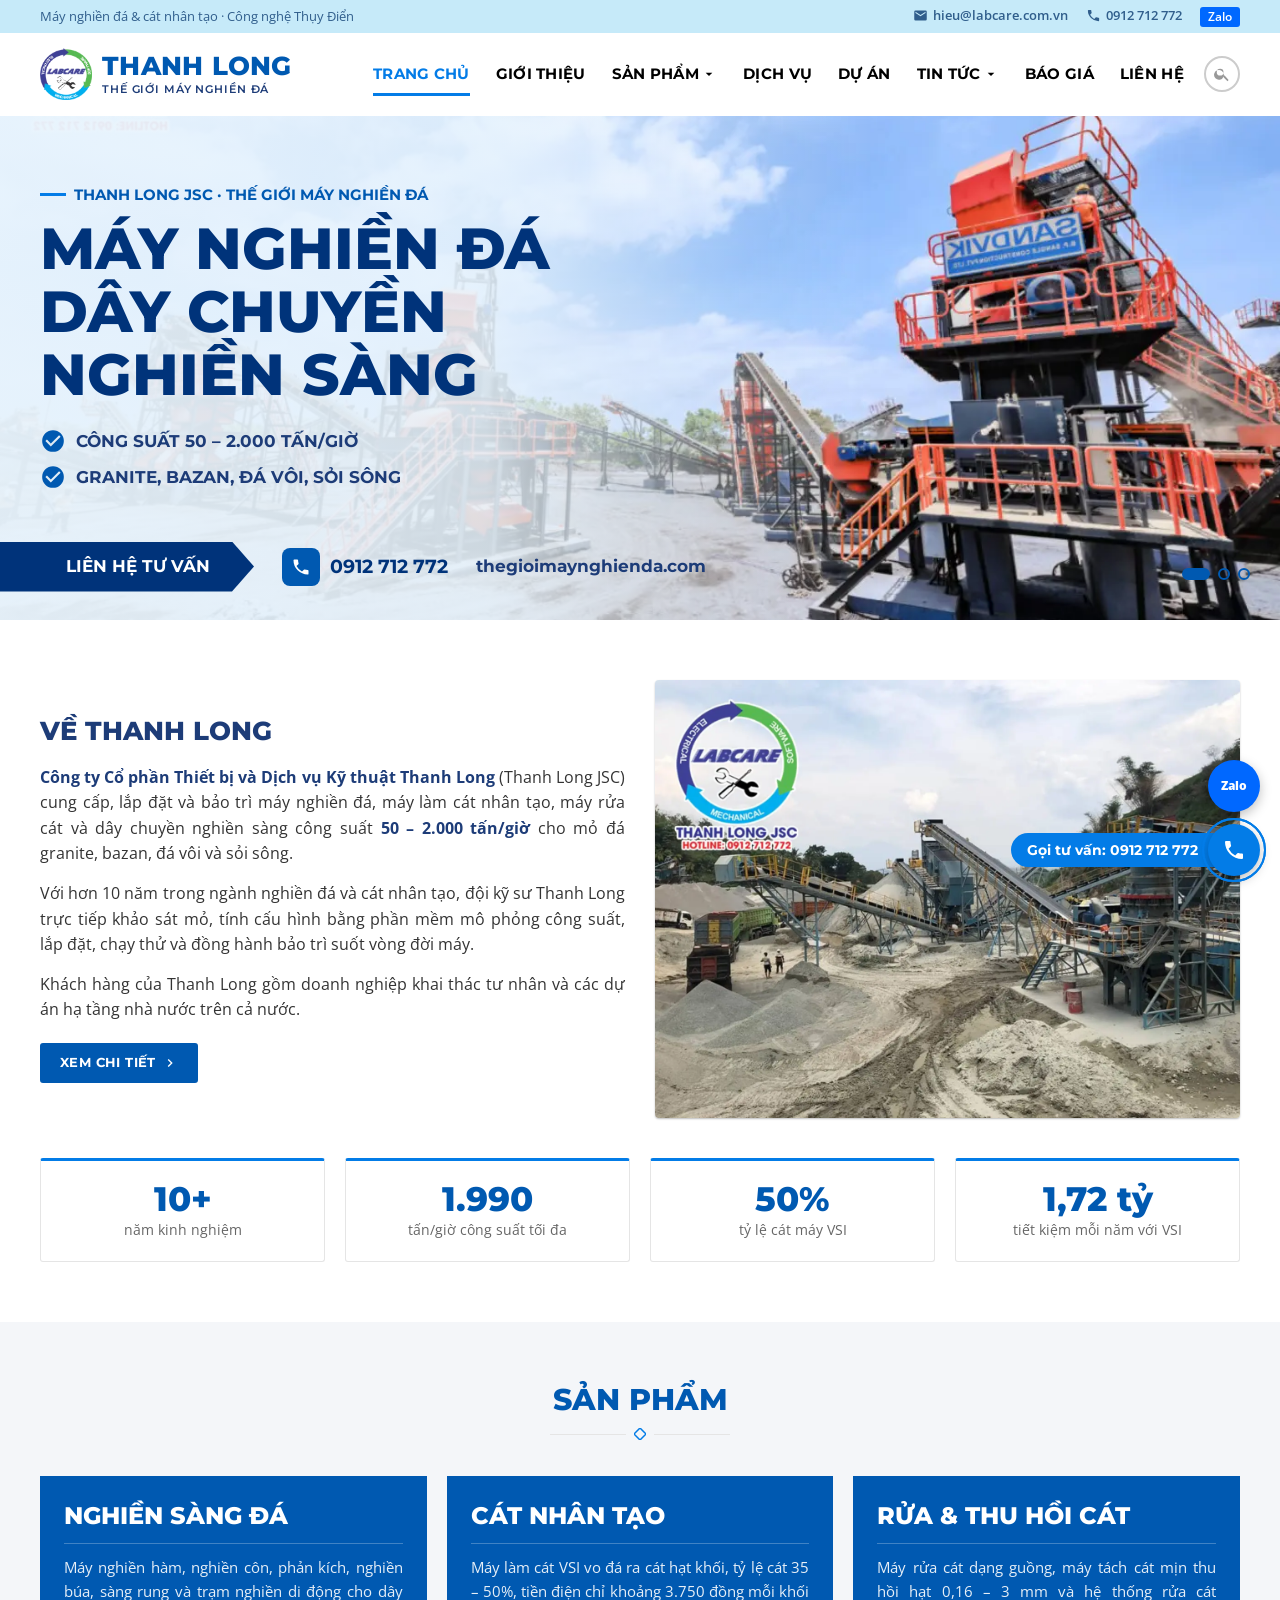
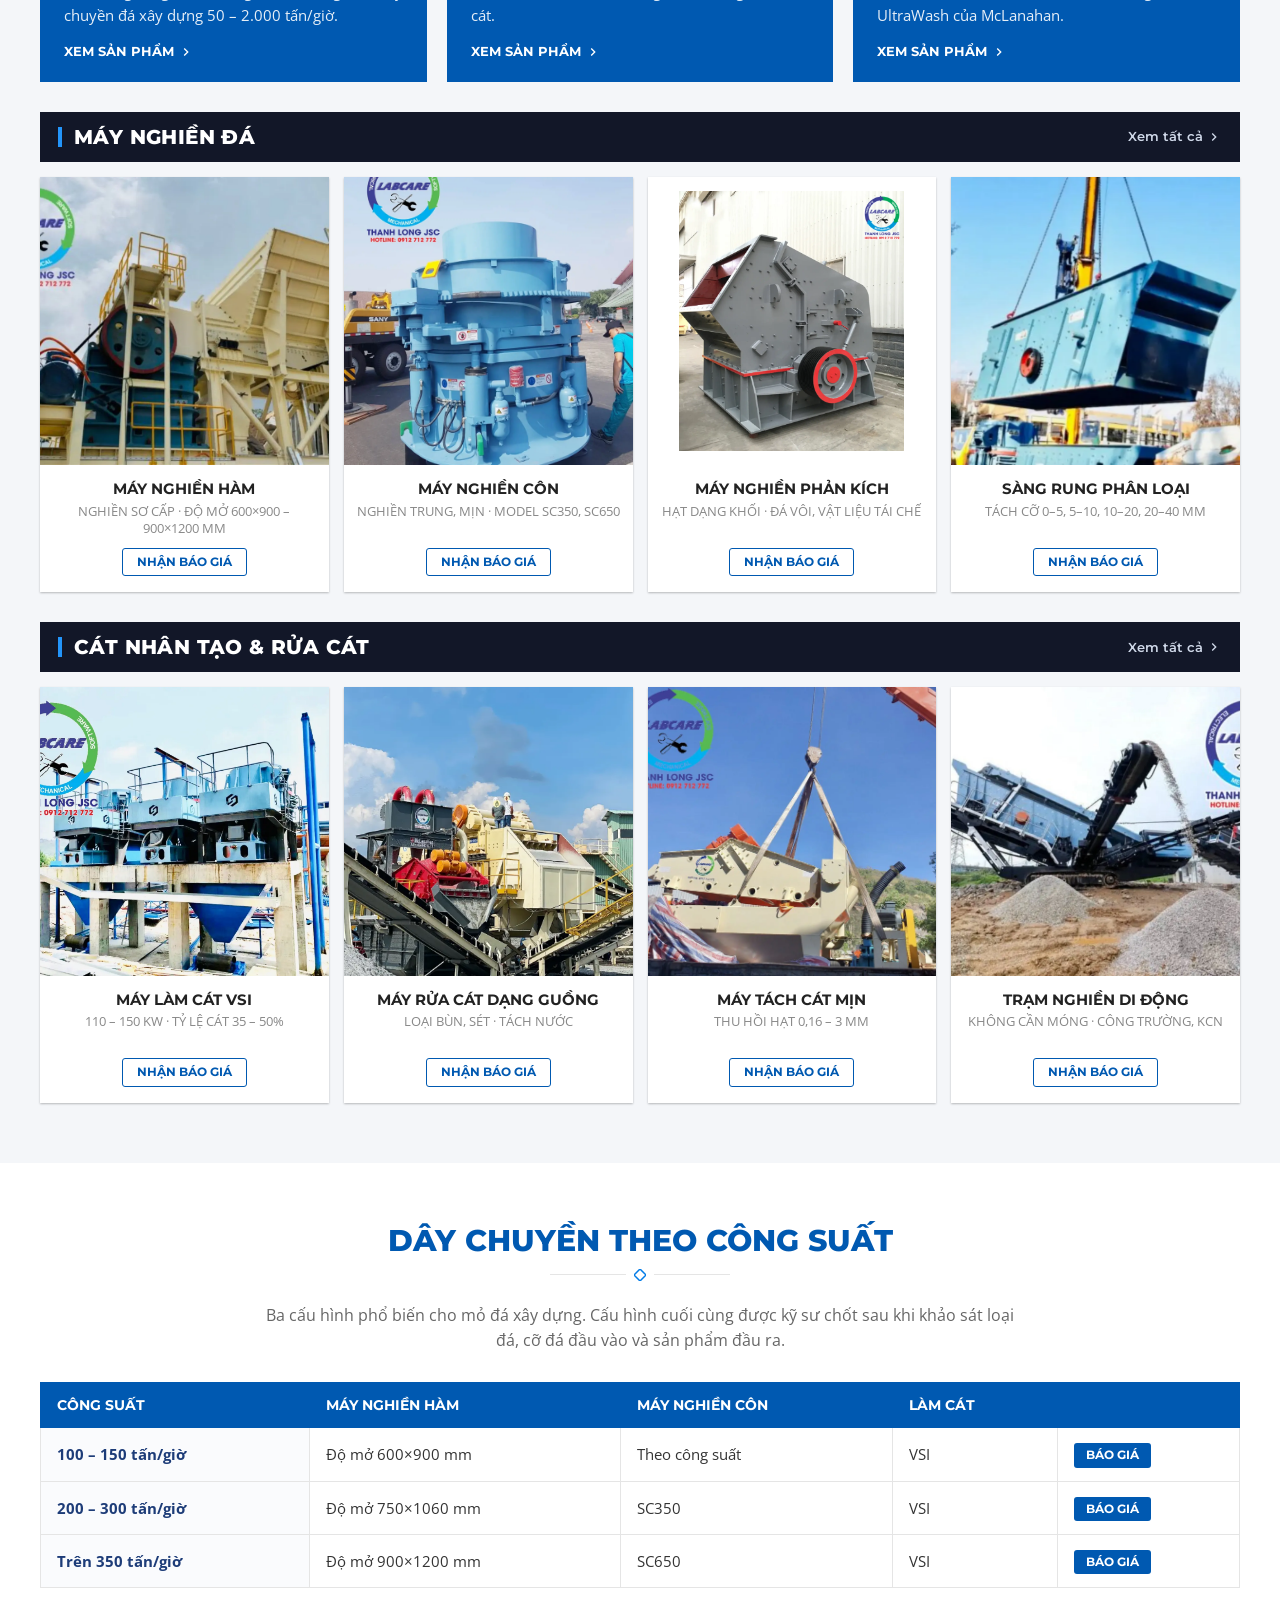
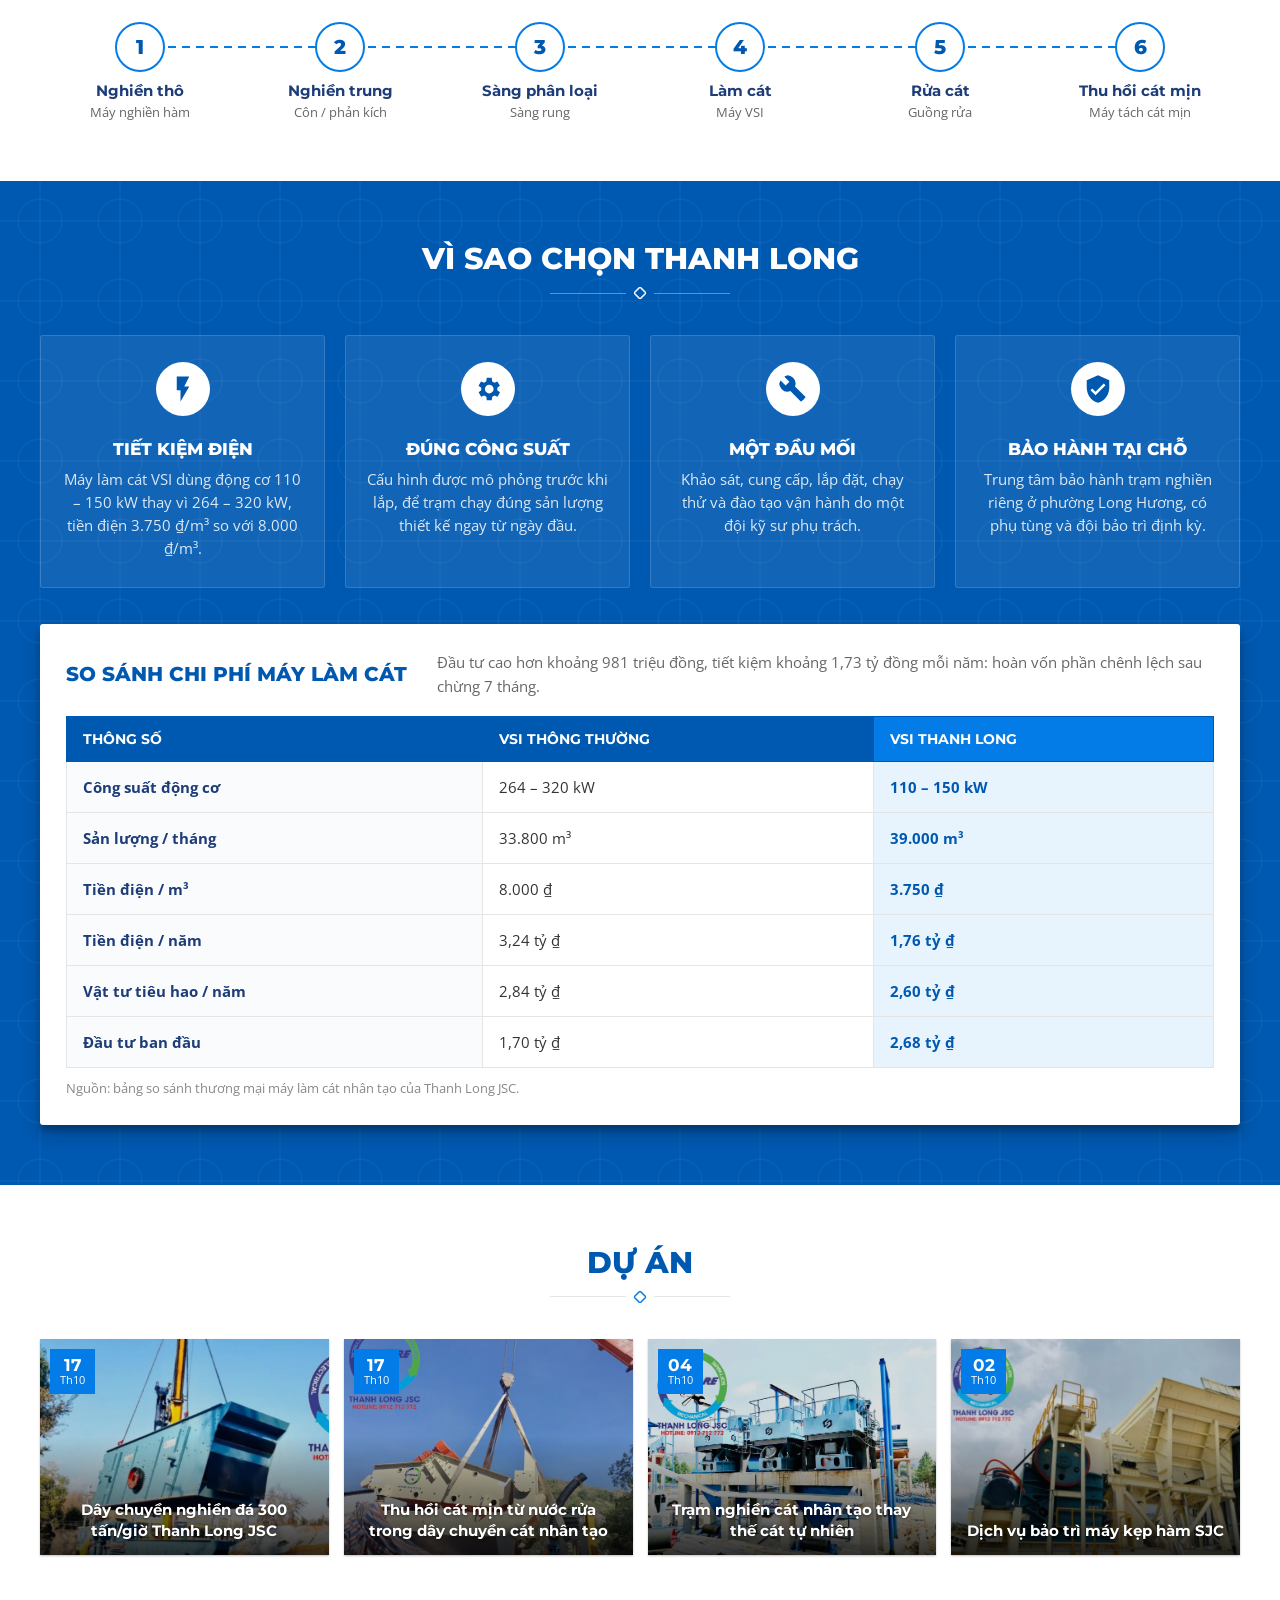
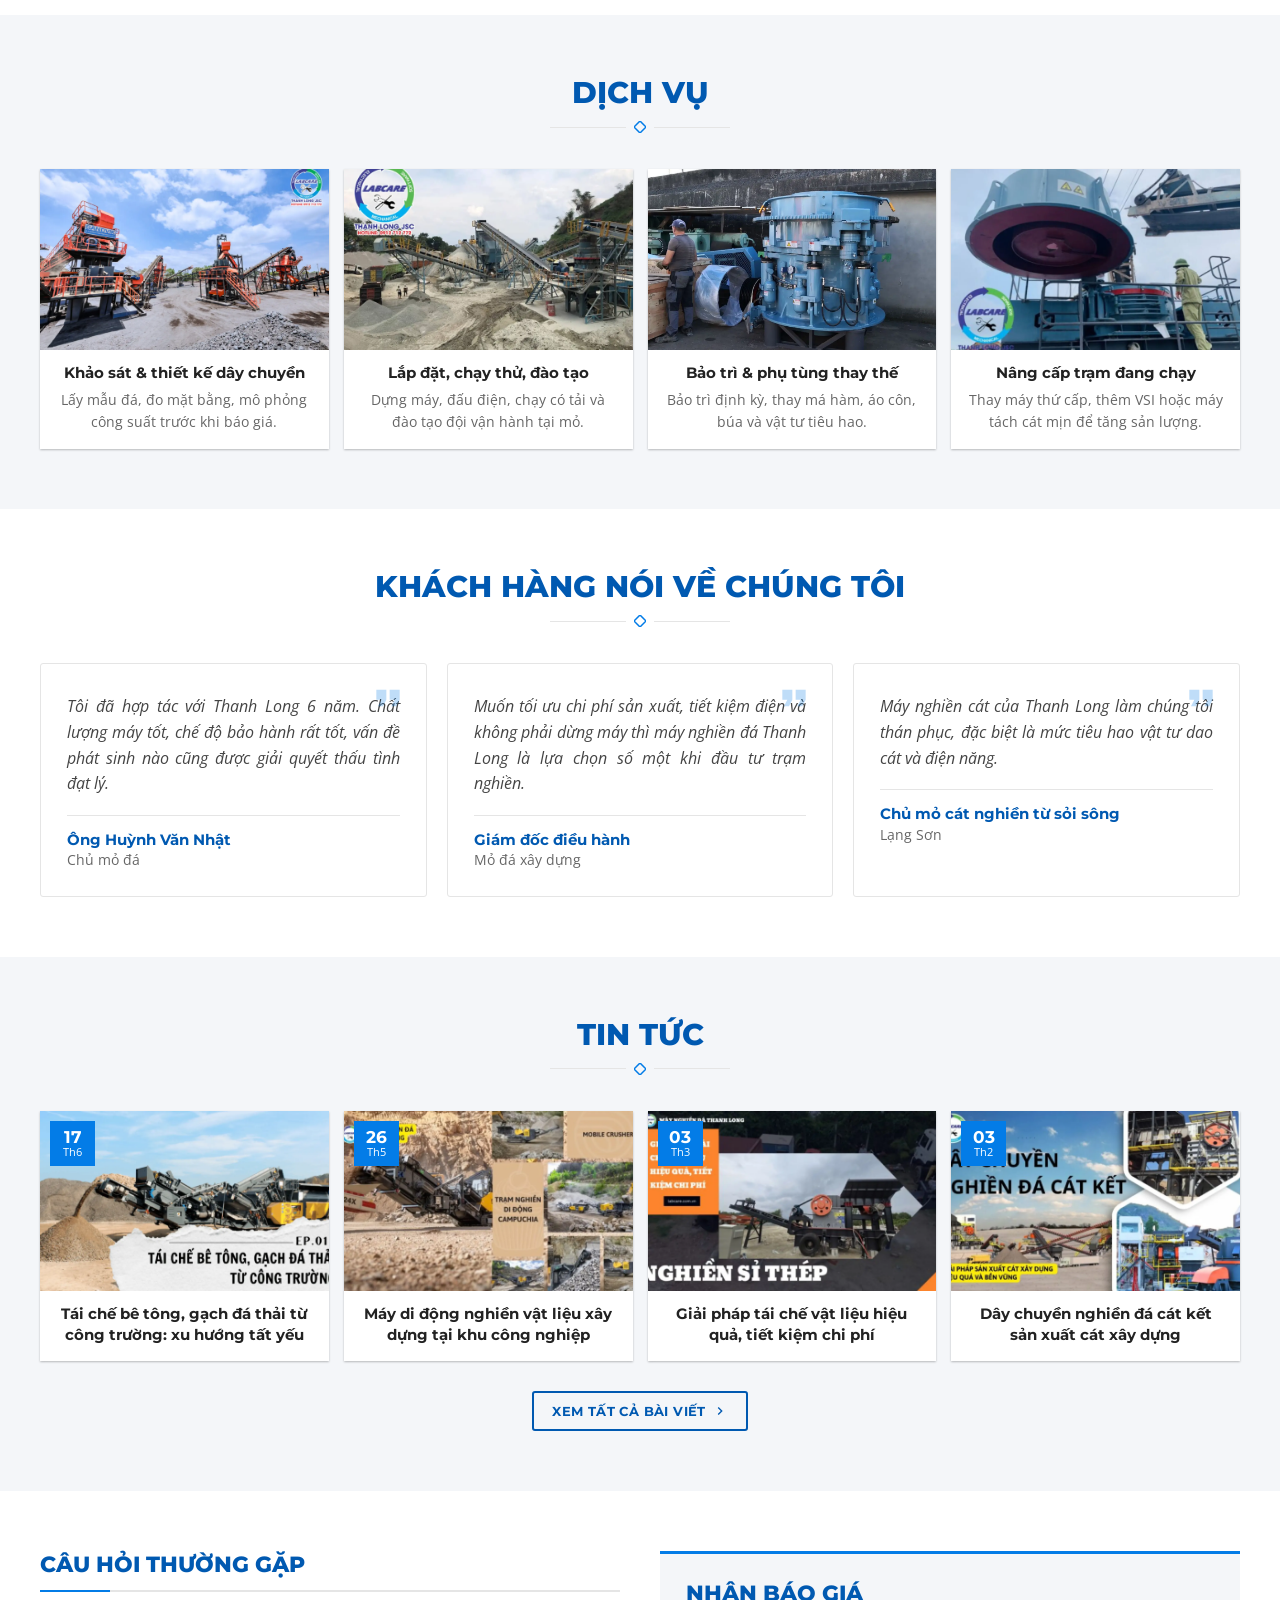
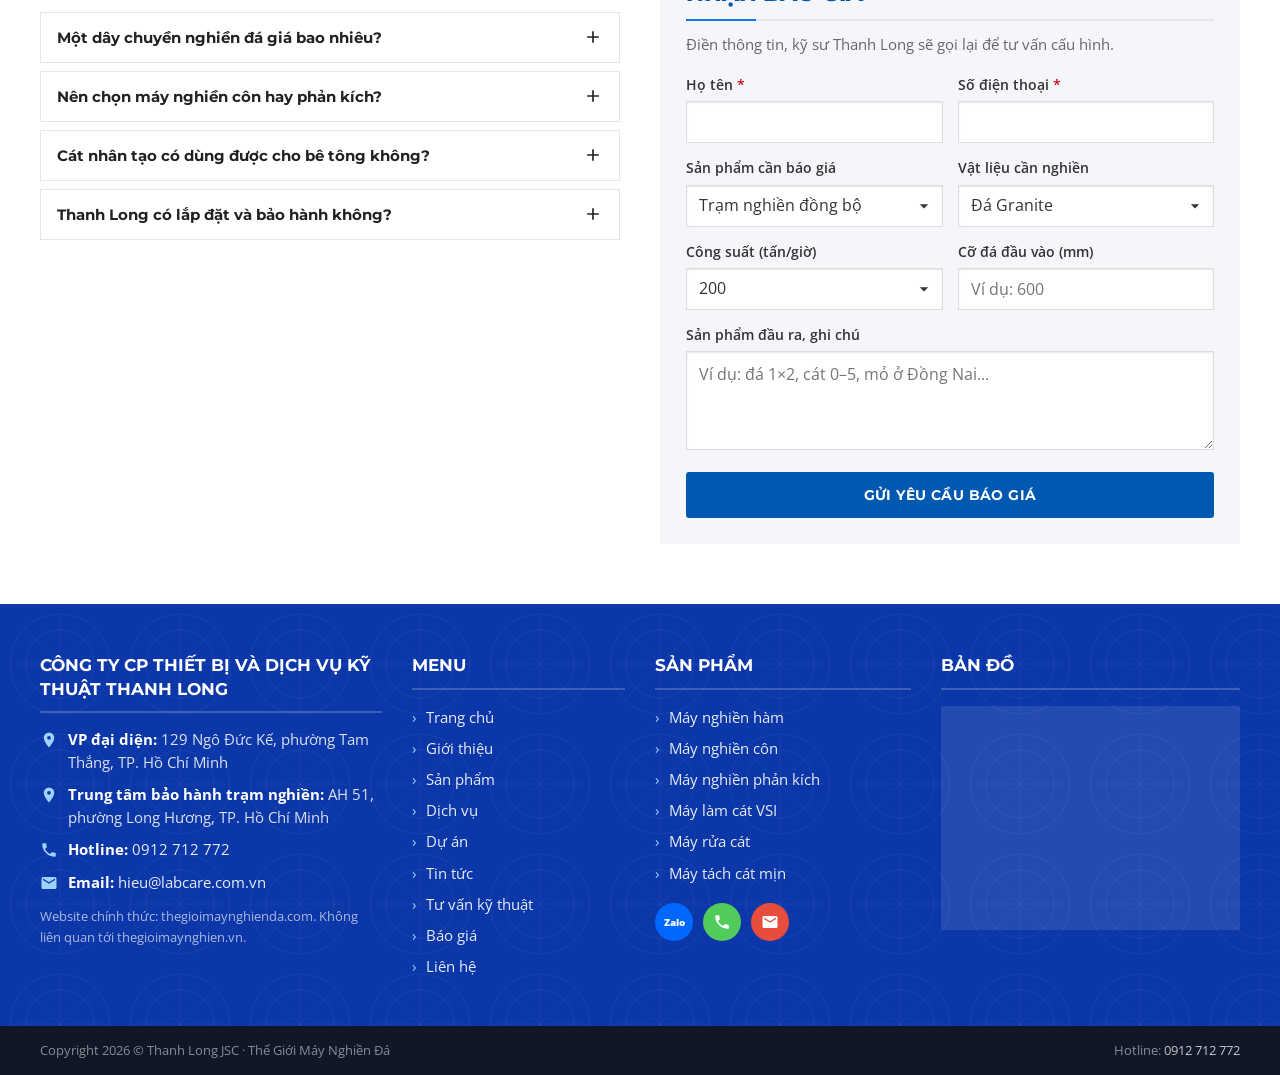
<file: index.html>
<!doctype html>
<html lang="vi">
<head>
  <meta charset="utf-8">
  <meta name="viewport" content="width=device-width, initial-scale=1">
  <title>Máy nghiền đá, dây chuyền nghiền sàng 50–2.000 t/h | Thanh Long</title>
  <meta name="description" content="Thanh Long JSC cung cấp, lắp đặt, bảo trì máy nghiền đá, máy làm cát nhân tạo VSI, máy rửa cát và dây chuyền nghiền sàng 50–2.000 tấn/giờ. Hotline 0912 712 772.">
  <link rel="canonical" href="https://thegioimaynghienda.com/">
  <meta property="og:locale" content="vi_VN">
  <meta property="og:type" content="website">
  <meta property="og:site_name" content="Thế Giới Máy Nghiền Đá">
  <meta property="og:title" content="Máy nghiền đá, dây chuyền nghiền sàng | Thanh Long JSC">
  <meta property="og:description" content="Máy nghiền đá, máy làm cát VSI, máy rửa cát, dây chuyền 50–2.000 tấn/giờ. Khảo sát mỏ, báo giá theo công suất.">
  <meta property="og:image" content="assets/img/sandvik.webp">
  <meta name="theme-color" content="#0059b1">
  <link rel="icon" href="assets/img/logo.webp" type="image/webp">

  <link rel="preconnect" href="https://fonts.googleapis.com">
  <link rel="preconnect" href="https://fonts.gstatic.com" crossorigin>
  <link href="https://fonts.googleapis.com/css2?family=Montserrat:wght@500;600;700;800&family=Open+Sans:wght@400;600;700&display=swap" rel="stylesheet">
  <link rel="preload" as="image" href="assets/img/sandvik.webp" fetchpriority="high">
  <link rel="stylesheet" href="assets/css/style.css?v=20261019c">

  <script type="application/ld+json">
  {
    "@context": "https://schema.org",
    "@graph": [
      {
        "@type": "Organization",
        "@id": "https://thegioimaynghienda.com/#org",
        "name": "Công ty Cổ phần Thiết bị và Dịch vụ Kỹ thuật Thanh Long",
        "alternateName": ["Thanh Long JSC", "Thế Giới Máy Nghiền Đá"],
        "url": "https://thegioimaynghienda.com/",
        "logo": "https://thegioimaynghienda.com/assets/img/logo.webp",
        "email": "hieu@labcare.com.vn",
        "contactPoint": {"@type": "ContactPoint", "telephone": "+84912712772", "contactType": "sales", "areaServed": "VN", "availableLanguage": "vi"}
      },
      {
        "@type": "LocalBusiness",
        "name": "Thanh Long JSC – Văn phòng đại diện TP.HCM",
        "parentOrganization": {"@id": "https://thegioimaynghienda.com/#org"},
        "telephone": "+84912712772",
        "image": "https://thegioimaynghienda.com/assets/img/tram-thanh-long.webp",
        "address": {"@type": "PostalAddress", "streetAddress": "129 Ngô Đức Kế, phường Tam Thắng", "addressLocality": "Thành phố Hồ Chí Minh", "addressCountry": "VN"}
      },
      {
        "@type": "FAQPage",
        "mainEntity": [
          {"@type": "Question", "name": "Một dây chuyền nghiền đá giá bao nhiêu?", "acceptedAnswer": {"@type": "Answer", "text": "Giá phụ thuộc công suất, loại đá và sản phẩm đầu ra. Gửi các thông số này qua form báo giá hoặc gọi 0912 712 772 để kỹ sư Thanh Long đề xuất cấu hình và báo giá chi tiết."}},
          {"@type": "Question", "name": "Nên chọn máy nghiền côn hay phản kích?", "acceptedAnswer": {"@type": "Answer", "text": "Đá cứng, mài mòn cao như granite, bazan hợp máy côn vì chi phí vật tư thấp hơn. Đá vôi và vật liệu tái chế hợp máy phản kích vì cho hạt dạng khối."}},
          {"@type": "Question", "name": "Cát nhân tạo có dùng được cho bê tông không?", "acceptedAnswer": {"@type": "Answer", "text": "Có, khi cát đạt TCVN 9205:2012 về cát nghiền cho bê tông và vữa. Cát cần được rửa và kiểm soát hàm lượng hạt mịn trước khi dùng."}},
          {"@type": "Question", "name": "Thanh Long có lắp đặt và bảo hành không?", "acceptedAnswer": {"@type": "Answer", "text": "Có. Thanh Long khảo sát mỏ, lắp đặt, chạy thử, đào tạo vận hành, bảo hành và bảo trì tại trung tâm bảo hành trạm nghiền ở phường Long Hương."}}
        ]
      }
    ]
  }
  </script>
</head>
<body id="top" data-page="home">
  <!-- layout:header — sửa ở index.html rồi chạy: python3 tools/sync-layout.py -->
  <svg width="0" height="0" style="position:absolute" aria-hidden="true">
    <symbol id="i-phone" viewBox="0 0 24 24"><path d="M6.6 10.8a15.1 15.1 0 0 0 6.6 6.6l2.2-2.2a1 1 0 0 1 1-.25 11.4 11.4 0 0 0 3.6.57 1 1 0 0 1 1 1V20a1 1 0 0 1-1 1A17 17 0 0 1 3 4a1 1 0 0 1 1-1h3.5a1 1 0 0 1 1 1c0 1.25.2 2.45.57 3.57a1 1 0 0 1-.25 1z"/></symbol>
    <symbol id="i-mail" viewBox="0 0 24 24"><path d="M20 4H4a2 2 0 0 0-2 2v12a2 2 0 0 0 2 2h16a2 2 0 0 0 2-2V6a2 2 0 0 0-2-2zm0 4-8 5-8-5V6l8 5 8-5z"/></symbol>
    <symbol id="i-pin" viewBox="0 0 24 24"><path d="M12 2a7 7 0 0 0-7 7c0 5.25 7 13 7 13s7-7.75 7-13a7 7 0 0 0-7-7zm0 9.5A2.5 2.5 0 1 1 12 6.5a2.5 2.5 0 0 1 0 5z"/></symbol>
    <symbol id="i-search" viewBox="0 0 24 24"><path d="M15.5 14h-.8l-.3-.3A6.5 6.5 0 1 0 14 15.5l.3.3v.8l5 5 1.5-1.5zm-6 0A4.5 4.5 0 1 1 14 9.5 4.5 4.5 0 0 1 9.5 14z"/></symbol>
    <symbol id="i-down" viewBox="0 0 24 24"><path d="M7 10l5 5 5-5z"/></symbol>
    <symbol id="i-right" viewBox="0 0 24 24"><path d="M8.6 16.6 13.2 12 8.6 7.4 10 6l6 6-6 6z"/></symbol>
    <symbol id="i-left" viewBox="0 0 24 24"><path d="M15.4 16.6 10.8 12l4.6-4.6L14 6l-6 6 6 6z"/></symbol>
    <symbol id="i-check" viewBox="0 0 24 24"><path d="M12 2a10 10 0 1 0 10 10A10 10 0 0 0 12 2zm-2 15-5-5 1.4-1.4L10 14.2l7.6-7.6L19 8z"/></symbol>
    <symbol id="i-menu" viewBox="0 0 24 24"><path d="M3 6h18v2H3zm0 5h18v2H3zm0 5h18v2H3z"/></symbol>
    <symbol id="i-close" viewBox="0 0 24 24"><path d="M19 6.4 17.6 5 12 10.6 6.4 5 5 6.4 10.6 12 5 17.6 6.4 19 12 13.4 17.6 19 19 17.6 13.4 12z"/></symbol>
    <symbol id="i-up" viewBox="0 0 24 24"><path d="M7.4 15.4 12 10.8l4.6 4.6L18 14l-6-6-6 6z"/></symbol>
    <symbol id="i-plus" viewBox="0 0 24 24"><path d="M19 13h-6v6h-2v-6H5v-2h6V5h2v6h6z"/></symbol>
    <symbol id="i-gear" viewBox="0 0 24 24"><path d="M19.4 13a7.6 7.6 0 0 0 0-2l2.1-1.6-2-3.5-2.5 1a7.3 7.3 0 0 0-1.7-1L15 3h-4l-.4 2.9a7.3 7.3 0 0 0-1.7 1l-2.5-1-2 3.5L6.6 11a7.6 7.6 0 0 0 0 2l-2.1 1.6 2 3.5 2.5-1a7.3 7.3 0 0 0 1.7 1L11 21h4l.4-2.9a7.3 7.3 0 0 0 1.7-1l2.5 1 2-3.5zM13 15.5a3.5 3.5 0 1 1 3.5-3.5 3.5 3.5 0 0 1-3.5 3.5z"/></symbol>
    <symbol id="i-bolt" viewBox="0 0 24 24"><path d="M7 2v11h3v9l7-12h-4l4-8z"/></symbol>
    <symbol id="i-shield" viewBox="0 0 24 24"><path d="M12 1 3 5v6c0 5.6 3.8 10.7 9 12 5.2-1.3 9-6.4 9-12V5zm-2 16-4-4 1.4-1.4 2.6 2.6 6.6-6.6L18 9z"/></symbol>
    <symbol id="i-tool" viewBox="0 0 24 24"><path d="M22.7 19 13.6 9.9a6.4 6.4 0 0 0-1.5-6.9A6.6 6.6 0 0 0 4.7 1.7l4.4 4.4-3 3-4.4-4.4A6.6 6.6 0 0 0 3 12.1a6.4 6.4 0 0 0 6.9 1.5l9.1 9.1a1 1 0 0 0 1.4 0l2.3-2.3a1 1 0 0 0 0-1.4z"/></symbol>
    <symbol id="i-quote" viewBox="0 0 24 24"><path d="M6 17h3l2-4V7H5v6h3zm8 0h3l2-4V7h-6v6h3z"/></symbol>
    <symbol id="i-clock" viewBox="0 0 24 24"><path d="M12 2a10 10 0 1 0 10 10A10 10 0 0 0 12 2zm4.2 14.2L11 13V7h1.5v5.2l4.5 2.7z"/></symbol>
    <symbol id="i-doc" viewBox="0 0 24 24"><path d="M14 2H6a2 2 0 0 0-2 2v16a2 2 0 0 0 2 2h12a2 2 0 0 0 2-2V8zm-1 7V3.5L18.5 9zM8 13h8v2H8zm0 4h5v2H8z"/></symbol>
    <symbol id="i-users" viewBox="0 0 24 24"><path d="M16 11a3 3 0 1 0-3-3 3 3 0 0 0 3 3zm-8 0a3 3 0 1 0-3-3 3 3 0 0 0 3 3zm0 2c-2.3 0-7 1.2-7 3.5V19h14v-2.5C15 14.2 10.3 13 8 13zm8 0c-.3 0-.6 0-1 .1a4.2 4.2 0 0 1 2 3.4V19h6v-2.5c0-2.3-4.7-3.5-7-3.5z"/></symbol>
  </svg>

  <header class="header" id="header">
    <div class="topbar">
      <div class="container topbar__in">
        <p class="topbar__left">Máy nghiền đá &amp; cát nhân tạo · Công nghệ Thụy Điển</p>
        <ul class="topbar__right">
          <li><a href="mailto:hieu@labcare.com.vn"><svg class="ico"><use href="#i-mail"/></svg>hieu@labcare.com.vn</a></li>
          <li><a href="tel:0912712772"><svg class="ico"><use href="#i-phone"/></svg>0912 712 772</a></li>
          <li><a class="topbar__zalo" href="https://zalo.me/0912712772" rel="noopener">Zalo</a></li>
        </ul>
      </div>
    </div>

    <div class="header-wrapper" id="headerWrap">
      <div class="container masthead">
        <button class="nav-toggle" id="navToggle" aria-label="Mở menu" aria-expanded="false" aria-controls="offcanvas"><svg class="ico"><use href="#i-menu"/></svg></button>
        <a class="logo" href="./" aria-label="Thanh Long JSC - Trang chủ">
          <img src="assets/img/logo.webp" alt="" width="52" height="51">
          <span class="logo__txt"><b>THANH LONG</b><small>Thế giới máy nghiền đá</small></span>
        </a>
        <nav class="nav" aria-label="Menu chính">
          <ul>
            <li><a data-nav="home" href="./">Trang chủ</a></li>
            <li><a data-nav="gioithieu" href="gioithieu/">Giới thiệu</a></li>
            <li class="has-dropdown">
              <a data-nav="san-pham" href="san-pham/" aria-haspopup="true">Sản phẩm<svg class="ico ico--sm"><use href="#i-down"/></svg></a>
              <ul class="dropdown">
                <li><a href="san-pham/#may-nghien-da">Máy nghiền đá</a></li>
                <li><a href="san-pham/#cat-nhan-tao">Máy làm cát nhân tạo</a></li>
                <li><a href="san-pham/#rua-cat">Máy rửa cát, tách cát mịn</a></li>
                <li><a href="san-pham/#sang-tram">Sàng rung, trạm di động</a></li>
                <li><a href="san-pham/#tuyen-quang">Thiết bị tuyển quặng</a></li>
                <li><a href="san-pham/#day-chuyen">Dây chuyền theo công suất</a></li>
              </ul>
            </li>
            <li><a data-nav="dich-vu" href="dich-vu/">Dịch vụ</a></li>
            <li><a data-nav="du-an" href="category/du-an-cong-trinh/">Dự án</a></li>
            <li class="has-dropdown">
              <a data-nav="tin-tuc" href="category/tin-tuc/" aria-haspopup="true">Tin tức<svg class="ico ico--sm"><use href="#i-down"/></svg></a>
              <ul class="dropdown">
                <li><a href="category/tin-tuc/">Tin công ty</a></li>
                <li><a href="category/tu-van-ky-thuat/">Tư vấn kỹ thuật</a></li>
              </ul>
            </li>
            <li><a data-nav="bao-gia" href="bao-gia/">Báo giá</a></li>
            <li><a data-nav="lien-he" href="lien-he/">Liên hệ</a></li>
          </ul>
        </nav>
        <button class="search-btn" id="searchBtn" aria-label="Tìm kiếm" aria-expanded="false" aria-controls="searchBox"><svg class="ico"><use href="#i-search"/></svg></button>
        <form class="search-box" id="searchBox" role="search" action="https://thegioimaynghienda.com/" hidden>
          <input type="search" name="s" placeholder="Tìm máy, bài viết..." aria-label="Từ khóa tìm kiếm">
          <button type="submit" aria-label="Tìm"><svg class="ico"><use href="#i-search"/></svg></button>
        </form>
      </div>
    </div>
  </header>

  <div class="offcanvas" id="offcanvas" aria-hidden="true">
    <div class="offcanvas__bg" data-close></div>
    <div class="offcanvas__panel" role="dialog" aria-modal="true" aria-label="Menu">
      <button class="offcanvas__close" data-close aria-label="Đóng menu"><svg class="ico"><use href="#i-close"/></svg></button>
      <form class="offcanvas__search" role="search" action="https://thegioimaynghienda.com/">
        <input type="search" name="s" placeholder="Tìm kiếm..." aria-label="Từ khóa tìm kiếm">
        <button type="submit" aria-label="Tìm"><svg class="ico"><use href="#i-search"/></svg></button>
      </form>
      <ul class="mnav">
        <li><a data-nav="home" href="./">Trang chủ</a></li>
        <li><a data-nav="gioithieu" href="gioithieu/">Giới thiệu</a></li>
        <li class="mnav__sub">
          <a data-nav="san-pham" href="san-pham/">Sản phẩm</a>
          <button class="mnav__toggle" aria-expanded="false" aria-label="Mở danh mục sản phẩm"><svg class="ico"><use href="#i-down"/></svg></button>
          <ul>
            <li><a href="san-pham/#may-nghien-da">Máy nghiền đá</a></li>
            <li><a href="san-pham/#cat-nhan-tao">Máy làm cát nhân tạo</a></li>
            <li><a href="san-pham/#rua-cat">Máy rửa cát, tách cát mịn</a></li>
            <li><a href="san-pham/#sang-tram">Sàng rung, trạm di động</a></li>
            <li><a href="san-pham/#tuyen-quang">Thiết bị tuyển quặng</a></li>
          </ul>
        </li>
        <li><a data-nav="dich-vu" href="dich-vu/">Dịch vụ</a></li>
        <li><a data-nav="du-an" href="category/du-an-cong-trinh/">Dự án</a></li>
        <li class="mnav__sub">
          <a data-nav="tin-tuc" href="category/tin-tuc/">Tin tức</a>
          <button class="mnav__toggle" aria-expanded="false" aria-label="Mở danh mục tin tức"><svg class="ico"><use href="#i-down"/></svg></button>
          <ul>
            <li><a href="category/tin-tuc/">Tin công ty</a></li>
            <li><a href="category/tu-van-ky-thuat/">Tư vấn kỹ thuật</a></li>
          </ul>
        </li>
        <li><a data-nav="bao-gia" href="bao-gia/">Báo giá</a></li>
        <li><a data-nav="lien-he" href="lien-he/">Liên hệ</a></li>
      </ul>
      <a class="offcanvas__call" href="tel:0912712772"><svg class="ico"><use href="#i-phone"/></svg>0912 712 772</a>
    </div>
  </div>
  <!-- /layout:header -->

  <main id="main">
    <!-- ============ BANNER SLIDER ============ -->
    <section class="slider" id="slider" aria-roledescription="carousel" aria-label="Banner">
      <div class="slider__track">
        <div class="slide is-active" role="group" aria-roledescription="slide" aria-label="1 / 3">
          <img class="slide__bg" src="assets/img/sandvik.webp" alt="Dàn máy nghiền đá đang vận hành tại mỏ" width="1202" height="800" fetchpriority="high">
          <div class="container slide__in">
            <p class="slide__kicker">Thanh Long JSC · Thế giới máy nghiền đá</p>
            <h1 class="slide__title">Máy nghiền đá<br>Dây chuyền nghiền sàng</h1>
            <ul class="slide__list">
              <li><svg class="ico"><use href="#i-check"/></svg>Công suất 50 – 2.000 tấn/giờ</li>
              <li><svg class="ico"><use href="#i-check"/></svg>Granite, bazan, đá vôi, sỏi sông</li>
            </ul>
          </div>
        </div>
        <div class="slide" role="group" aria-roledescription="slide" aria-label="2 / 3">
          <img class="slide__bg" src="assets/img/vsi.webp" alt="Máy làm cát nhân tạo VSI" width="1280" height="960" loading="lazy">
          <div class="container slide__in">
            <p class="slide__kicker">Giải pháp cát nhân tạo</p>
            <p class="slide__title">Máy làm cát VSI<br>Tiết kiệm 1,73 tỷ/năm</p>
            <ul class="slide__list">
              <li><svg class="ico"><use href="#i-check"/></svg>Động cơ chỉ 110 – 150 kW</li>
              <li><svg class="ico"><use href="#i-check"/></svg>Tỷ lệ cát 35 – 50%</li>
            </ul>
          </div>
        </div>
        <div class="slide" role="group" aria-roledescription="slide" aria-label="3 / 3">
          <img class="slide__bg" src="assets/img/rua-cat.webp" alt="Máy rửa cát dạng guồng" width="1400" height="840" loading="lazy">
          <div class="container slide__in">
            <p class="slide__kicker">Rửa cát · Thu hồi cát mịn</p>
            <p class="slide__title">Cát sạch hơn<br>Thất thoát ít hơn</p>
            <ul class="slide__list">
              <li><svg class="ico"><use href="#i-check"/></svg>Thu hồi hạt 0,16 – 3 mm</li>
              <li><svg class="ico"><use href="#i-check"/></svg>Rửa cát UltraWash McLanahan</li>
            </ul>
          </div>
        </div>
      </div>
      <div class="slider__cta">
        <div class="container slider__cta-in">
          <a class="cta-tag" href="#bao-gia">Liên hệ tư vấn</a>
          <a class="cta-phone" href="tel:0912712772"><span><svg class="ico"><use href="#i-phone"/></svg></span>0912 712 772</a>
          <span class="cta-web">thegioimaynghienda.com</span>
        </div>
      </div>
      <button class="slider__arrow slider__arrow--prev" aria-label="Banner trước"><svg class="ico"><use href="#i-left"/></svg></button>
      <button class="slider__arrow slider__arrow--next" aria-label="Banner sau"><svg class="ico"><use href="#i-right"/></svg></button>
      <div class="slider__dots" role="tablist" aria-label="Chọn banner">
        <button role="tab" aria-selected="true" aria-label="Banner 1" class="is-active"></button>
        <button role="tab" aria-selected="false" aria-label="Banner 2"></button>
        <button role="tab" aria-selected="false" aria-label="Banner 3"></button>
      </div>
    </section>

    <!-- ============ ABOUT ============ -->
    <section class="section about" id="gioi-thieu">
      <div class="container about__in">
        <div class="about__txt reveal">
          <h2 class="about__title">Về Thanh Long</h2>
          <p><b>Công ty Cổ phần Thiết bị và Dịch vụ Kỹ thuật Thanh Long</b> (Thanh Long JSC) cung cấp, lắp đặt và bảo trì máy nghiền đá, máy làm cát nhân tạo, máy rửa cát và dây chuyền nghiền sàng công suất <b>50 – 2.000 tấn/giờ</b> cho mỏ đá granite, bazan, đá vôi và sỏi sông.</p>
          <p>Với hơn 10 năm trong ngành nghiền đá và cát nhân tạo, đội kỹ sư Thanh Long trực tiếp khảo sát mỏ, tính cấu hình bằng phần mềm mô phỏng công suất, lắp đặt, chạy thử và đồng hành bảo trì suốt vòng đời máy.</p>
          <p>Khách hàng của Thanh Long gồm doanh nghiệp khai thác tư nhân và các dự án hạ tầng nhà nước trên cả nước.</p>
          <a class="button button--primary" href="gioithieu/">Xem chi tiết<svg class="ico ico--sm"><use href="#i-right"/></svg></a>
        </div>
        <figure class="about__img reveal">
          <img src="assets/img/tram-thanh-long.webp" alt="Trạm nghiền đá do Thanh Long lắp đặt" width="1080" height="810" loading="lazy">
        </figure>
      </div>
      <div class="container">
        <ul class="stats">
          <li class="reveal"><b><span data-count="10">0</span>+</b><span>năm kinh nghiệm</span></li>
          <li class="reveal"><b><span data-count="2000">0</span></b><span>tấn/giờ công suất tối đa</span></li>
          <li class="reveal"><b><span data-count="50">0</span>%</b><span>tỷ lệ cát máy VSI</span></li>
          <li class="reveal"><b><span data-count="1.73" data-dec="2">0</span> tỷ</b><span>tiết kiệm mỗi năm với VSI</span></li>
        </ul>
      </div>
    </section>

    <!-- ============ PRODUCTS ============ -->
    <section class="section section--gray" id="san-pham">
      <div class="container">
        <div class="section-title reveal"><h2>Sản phẩm</h2></div>

        <div class="lines">
          <a class="line-box reveal" href="#nhom-nghien">
            <h3>Nghiền sàng đá</h3>
            <p>Máy nghiền hàm, nghiền côn, phản kích, nghiền búa, sàng rung và trạm nghiền di động cho dây chuyền đá xây dựng 50 – 2.000 tấn/giờ.</p>
            <span class="line-box__more">Xem sản phẩm<svg class="ico ico--sm"><use href="#i-right"/></svg></span>
          </a>
          <a class="line-box reveal" href="#nhom-cat">
            <h3>Cát nhân tạo</h3>
            <p>Máy làm cát VSI vo đá ra cát hạt khối, tỷ lệ cát 35 – 50%, tiền điện chỉ khoảng 3.750 đồng mỗi khối cát.</p>
            <span class="line-box__more">Xem sản phẩm<svg class="ico ico--sm"><use href="#i-right"/></svg></span>
          </a>
          <a class="line-box reveal" href="#nhom-cat">
            <h3>Rửa &amp; thu hồi cát</h3>
            <p>Máy rửa cát dạng guồng, máy tách cát mịn thu hồi hạt 0,16 – 3 mm và hệ thống rửa cát UltraWash của McLanahan.</p>
            <span class="line-box__more">Xem sản phẩm<svg class="ico ico--sm"><use href="#i-right"/></svg></span>
          </a>
        </div>

        <div class="group" id="nhom-nghien">
          <div class="group__bar"><h3>Máy nghiền đá</h3><a href="san-pham/#may-nghien-da">Xem tất cả<svg class="ico ico--sm"><use href="#i-right"/></svg></a></div>
          <div class="products">
            <article class="product reveal">
              <a class="product__img" href="#bao-gia" data-pick="Máy kẹp hàm"><img src="assets/img/du-an-bao-tri.webp" alt="Máy nghiền hàm" width="566" height="400" loading="lazy"></a>
              <div class="product__txt">
                <h4>Máy nghiền hàm</h4>
                <p>Nghiền sơ cấp · Độ mở 600×900 – 900×1200 mm</p>
                <a class="product__btn" href="#bao-gia" data-pick="Máy kẹp hàm">Nhận báo giá</a>
              </div>
            </article>
            <article class="product reveal">
              <a class="product__img" href="#bao-gia" data-pick="Máy nghiền côn"><img src="assets/img/con-3.webp" alt="Máy nghiền côn" width="1050" height="1400" loading="lazy"></a>
              <div class="product__txt">
                <h4>Máy nghiền côn</h4>
                <p>Nghiền trung, mịn · Model SC350, SC650</p>
                <a class="product__btn" href="#bao-gia" data-pick="Máy nghiền côn">Nhận báo giá</a>
              </div>
            </article>
            <article class="product reveal">
              <a class="product__img product__img--white" href="#bao-gia" data-pick="Máy nghiền phản kích"><img src="assets/img/phan-kich.webp" alt="Máy nghiền phản kích" width="760" height="880" loading="lazy"></a>
              <div class="product__txt">
                <h4>Máy nghiền phản kích</h4>
                <p>Hạt dạng khối · Đá vôi, vật liệu tái chế</p>
                <a class="product__btn" href="#bao-gia" data-pick="Máy nghiền phản kích">Nhận báo giá</a>
              </div>
            </article>
            <article class="product reveal">
              <a class="product__img" href="#bao-gia" data-pick="Sàng rung phân loại"><img src="assets/img/du-an-300.webp" alt="Sàng rung phân loại" width="800" height="369" loading="lazy"></a>
              <div class="product__txt">
                <h4>Sàng rung phân loại</h4>
                <p>Tách cỡ 0–5, 5–10, 10–20, 20–40 mm</p>
                <a class="product__btn" href="#bao-gia" data-pick="Sàng rung phân loại">Nhận báo giá</a>
              </div>
            </article>
          </div>
        </div>

        <div class="group" id="nhom-cat">
          <div class="group__bar"><h3>Cát nhân tạo &amp; rửa cát</h3><a href="san-pham/#cat-nhan-tao">Xem tất cả<svg class="ico ico--sm"><use href="#i-right"/></svg></a></div>
          <div class="products">
            <article class="product reveal">
              <a class="product__img" href="#bao-gia" data-pick="Máy nghiền cát nhân tạo (vo đá)"><img src="assets/img/vsi.webp" alt="Máy làm cát VSI" width="1280" height="960" loading="lazy"></a>
              <div class="product__txt">
                <h4>Máy làm cát VSI</h4>
                <p>110 – 150 kW · Tỷ lệ cát 35 – 50%</p>
                <a class="product__btn" href="#bao-gia" data-pick="Máy nghiền cát nhân tạo (vo đá)">Nhận báo giá</a>
              </div>
            </article>
            <article class="product reveal">
              <a class="product__img" href="#bao-gia" data-pick="Máy rửa cát"><img src="assets/img/rua-cat.webp" alt="Máy rửa cát dạng guồng" width="1400" height="840" loading="lazy"></a>
              <div class="product__txt">
                <h4>Máy rửa cát dạng guồng</h4>
                <p>Loại bùn, sét · Tách nước</p>
                <a class="product__btn" href="#bao-gia" data-pick="Máy rửa cát">Nhận báo giá</a>
              </div>
            </article>
            <article class="product reveal">
              <a class="product__img" href="#bao-gia" data-pick="Máy rửa cát"><img src="assets/img/tach-cat-min.webp" alt="Máy tách cát mịn" width="1104" height="960" loading="lazy"></a>
              <div class="product__txt">
                <h4>Máy tách cát mịn</h4>
                <p>Thu hồi hạt 0,16 – 3 mm</p>
                <a class="product__btn" href="#bao-gia" data-pick="Máy rửa cát">Nhận báo giá</a>
              </div>
            </article>
            <article class="product reveal">
              <a class="product__img" href="#bao-gia" data-pick="Trạm nghiền đồng bộ"><img src="assets/img/di-dong.webp" alt="Trạm nghiền di động" width="600" height="400" loading="lazy"></a>
              <div class="product__txt">
                <h4>Trạm nghiền di động</h4>
                <p>Không cần móng · Công trường, KCN</p>
                <a class="product__btn" href="#bao-gia" data-pick="Trạm nghiền đồng bộ">Nhận báo giá</a>
              </div>
            </article>
          </div>
        </div>
      </div>
    </section>

    <!-- ============ LINE CONFIG ============ -->
    <section class="section" id="day-chuyen">
      <div class="container">
        <div class="section-title reveal"><h2>Dây chuyền theo công suất</h2></div>
        <p class="section-lead reveal">Ba cấu hình phổ biến cho mỏ đá xây dựng. Cấu hình cuối cùng được kỹ sư chốt sau khi khảo sát loại đá, cỡ đá đầu vào và sản phẩm đầu ra.</p>
        <div class="table-wrap reveal">
          <table class="table">
            <thead><tr><th scope="col">Công suất</th><th scope="col">Máy nghiền hàm</th><th scope="col">Máy nghiền côn</th><th scope="col">Làm cát</th><th scope="col"></th></tr></thead>
            <tbody>
              <tr><th scope="row">100 – 150 tấn/giờ</th><td>Độ mở 600×900 mm</td><td>Theo công suất</td><td>VSI</td><td><a href="#bao-gia" data-pick="Trạm nghiền đồng bộ" data-cap="150">Báo giá</a></td></tr>
              <tr><th scope="row">200 – 300 tấn/giờ</th><td>Độ mở 750×1060 mm</td><td>SC350</td><td>VSI</td><td><a href="#bao-gia" data-pick="Trạm nghiền đồng bộ" data-cap="300">Báo giá</a></td></tr>
              <tr><th scope="row">Trên 350 tấn/giờ</th><td>Độ mở 900×1200 mm</td><td>SC650</td><td>VSI</td><td><a href="#bao-gia" data-pick="Trạm nghiền đồng bộ" data-cap="500">Báo giá</a></td></tr>
            </tbody>
          </table>
        </div>
        <ol class="steps reveal">
          <li><span>1</span>Nghiền thô<small>Máy nghiền hàm</small></li>
          <li><span>2</span>Nghiền trung<small>Côn / phản kích</small></li>
          <li><span>3</span>Sàng phân loại<small>Sàng rung</small></li>
          <li><span>4</span>Làm cát<small>Máy VSI</small></li>
          <li><span>5</span>Rửa cát<small>Guồng rửa</small></li>
          <li><span>6</span>Thu hồi cát mịn<small>Máy tách cát mịn</small></li>
        </ol>
      </div>
    </section>

    <!-- ============ WHY / VSI COMPARISON ============ -->
    <section class="section section--blue" id="vi-sao">
      <div class="container">
        <div class="section-title section-title--light reveal"><h2>Vì sao chọn Thanh Long</h2></div>
        <div class="why">
          <div class="why__item reveal"><svg class="ico"><use href="#i-bolt"/></svg><h3>Tiết kiệm điện</h3><p>Máy làm cát VSI dùng động cơ 110 – 150 kW thay vì 264 – 320 kW, tiền điện 3.750 ₫/m³ so với 8.000 ₫/m³.</p></div>
          <div class="why__item reveal"><svg class="ico"><use href="#i-gear"/></svg><h3>Đúng công suất</h3><p>Cấu hình được mô phỏng trước khi lắp, để trạm chạy đúng sản lượng thiết kế ngay từ ngày đầu.</p></div>
          <div class="why__item reveal"><svg class="ico"><use href="#i-tool"/></svg><h3>Một đầu mối</h3><p>Khảo sát, cung cấp, lắp đặt, chạy thử và đào tạo vận hành do một đội kỹ sư phụ trách.</p></div>
          <div class="why__item reveal"><svg class="ico"><use href="#i-shield"/></svg><h3>Bảo hành tại chỗ</h3><p>Trung tâm bảo hành trạm nghiền riêng ở phường Long Hương, có phụ tùng và đội bảo trì định kỳ.</p></div>
        </div>
        <div class="compare reveal">
          <div class="compare__head">
            <h3>So sánh chi phí máy làm cát</h3>
            <p>Đầu tư cao hơn khoảng 981 triệu đồng, tiết kiệm khoảng 1,73 tỷ đồng mỗi năm: hoàn vốn phần chênh lệch sau chừng 7 tháng.</p>
          </div>
          <div class="table-wrap">
            <table class="table table--compare">
              <thead><tr><th scope="col">Thông số</th><th scope="col">VSI thông thường</th><th scope="col">VSI Thanh Long</th></tr></thead>
              <tbody>
                <tr><th scope="row">Công suất động cơ</th><td>264 – 320 kW</td><td>110 – 150 kW</td></tr>
                <tr><th scope="row">Sản lượng / tháng</th><td>33.800 m³</td><td>39.000 m³</td></tr>
                <tr><th scope="row">Tiền điện / m³</th><td>8.000 ₫</td><td>3.750 ₫</td></tr>
                <tr><th scope="row">Tiền điện / năm</th><td>3,24 tỷ ₫</td><td>1,76 tỷ ₫</td></tr>
                <tr><th scope="row">Vật tư tiêu hao / năm</th><td>2,84 tỷ ₫</td><td>2,60 tỷ ₫</td></tr>
                <tr><th scope="row">Đầu tư ban đầu</th><td>1,70 tỷ ₫</td><td>2,68 tỷ ₫</td></tr>
              </tbody>
            </table>
          </div>
          <p class="compare__src">Nguồn: bảng so sánh thương mại máy làm cát nhân tạo của Thanh Long JSC.</p>
        </div>
      </div>
    </section>

    <!-- ============ PROJECTS ============ -->
    <section class="section" id="du-an">
      <div class="container">
        <div class="section-title reveal"><h2>Dự án</h2></div>
        <div class="posts">
          <a class="post post--overlay reveal" href="category/du-an-cong-trinh/">
            <div class="post__img"><img src="assets/img/du-an-300.webp" alt="Lắp đặt dây chuyền nghiền đá 300 tấn/giờ" width="800" height="369" loading="lazy"><span class="date"><b>17</b>Th10</span></div>
            <h3>Dây chuyền nghiền đá 300 tấn/giờ Thanh Long JSC</h3>
          </a>
          <a class="post post--overlay reveal" href="category/du-an-cong-trinh/">
            <div class="post__img"><img src="assets/img/tach-cat-min.webp" alt="Máy tách cát mịn thu hồi cát từ nước rửa" width="1104" height="960" loading="lazy"><span class="date"><b>17</b>Th10</span></div>
            <h3>Thu hồi cát mịn từ nước rửa trong dây chuyền cát nhân tạo</h3>
          </a>
          <a class="post post--overlay reveal" href="category/du-an-cong-trinh/">
            <div class="post__img"><img src="assets/img/vsi.webp" alt="Trạm nghiền cát nhân tạo" width="1280" height="960" loading="lazy"><span class="date"><b>04</b>Th10</span></div>
            <h3>Trạm nghiền cát nhân tạo thay thế cát tự nhiên</h3>
          </a>
          <a class="post post--overlay reveal" href="category/du-an-cong-trinh/">
            <div class="post__img"><img src="assets/img/du-an-bao-tri.webp" alt="Bảo trì máy kẹp hàm" width="566" height="400" loading="lazy"><span class="date"><b>02</b>Th10</span></div>
            <h3>Dịch vụ bảo trì máy kẹp hàm SJC</h3>
          </a>
        </div>
      </div>
    </section>

    <!-- ============ SERVICES ============ -->
    <section class="section section--gray" id="dich-vu">
      <div class="container">
        <div class="section-title reveal"><h2>Dịch vụ</h2></div>
        <div class="posts">
          <a class="post post--card reveal" href="#bao-gia">
            <div class="post__img"><img src="assets/img/sandvik.webp" alt="Khảo sát và thiết kế dây chuyền" width="1202" height="800" loading="lazy"></div>
            <h3>Khảo sát &amp; thiết kế dây chuyền</h3>
            <p>Lấy mẫu đá, đo mặt bằng, mô phỏng công suất trước khi báo giá.</p>
          </a>
          <a class="post post--card reveal" href="#bao-gia">
            <div class="post__img"><img src="assets/img/tram-thanh-long.webp" alt="Lắp đặt và chạy thử trạm nghiền" width="1080" height="810" loading="lazy"></div>
            <h3>Lắp đặt, chạy thử, đào tạo</h3>
            <p>Dựng máy, đấu điện, chạy có tải và đào tạo đội vận hành tại mỏ.</p>
          </a>
          <a class="post post--card reveal" href="#bao-gia">
            <div class="post__img"><img src="assets/img/con-2.webp" alt="Phụ tùng và bảo trì máy nghiền côn" width="1400" height="1050" loading="lazy"></div>
            <h3>Bảo trì &amp; phụ tùng thay thế</h3>
            <p>Bảo trì định kỳ, thay má hàm, áo côn, búa và vật tư tiêu hao.</p>
          </a>
          <a class="post post--card reveal" href="#bao-gia">
            <div class="post__img"><img src="assets/img/du-an-soi.webp" alt="Nâng cấp trạm nghiền hiện có" width="566" height="400" loading="lazy"></div>
            <h3>Nâng cấp trạm đang chạy</h3>
            <p>Thay máy thứ cấp, thêm VSI hoặc máy tách cát mịn để tăng sản lượng.</p>
          </a>
        </div>
      </div>
    </section>

    <!-- ============ TESTIMONIALS ============ -->
    <section class="section" id="khach-hang">
      <div class="container">
        <div class="section-title reveal"><h2>Khách hàng nói về chúng tôi</h2></div>
        <div class="reviews">
          <figure class="review reveal">
            <svg class="ico review__q"><use href="#i-quote"/></svg>
            <blockquote>Tôi đã hợp tác với Thanh Long 6 năm. Chất lượng máy tốt, chế độ bảo hành rất tốt, vấn đề phát sinh nào cũng được giải quyết thấu tình đạt lý.</blockquote>
            <figcaption><b>Ông Huỳnh Văn Nhật</b>Chủ mỏ đá</figcaption>
          </figure>
          <figure class="review reveal">
            <svg class="ico review__q"><use href="#i-quote"/></svg>
            <blockquote>Muốn tối ưu chi phí sản xuất, tiết kiệm điện và không phải dừng máy thì máy nghiền đá Thanh Long là lựa chọn số một khi đầu tư trạm nghiền.</blockquote>
            <figcaption><b>Giám đốc điều hành</b>Mỏ đá xây dựng</figcaption>
          </figure>
          <figure class="review reveal">
            <svg class="ico review__q"><use href="#i-quote"/></svg>
            <blockquote>Máy nghiền cát của Thanh Long làm chúng tôi thán phục, đặc biệt là mức tiêu hao vật tư dao cát và điện năng.</blockquote>
            <figcaption><b>Chủ mỏ cát nghiền từ sỏi sông</b>Lạng Sơn</figcaption>
          </figure>
        </div>
      </div>
    </section>

    <!-- ============ NEWS ============ -->
    <section class="section section--gray" id="tin-tuc">
      <div class="container">
        <div class="section-title reveal"><h2>Tin tức</h2></div>
        <div class="posts">
          <a class="post post--card reveal" href="https://thegioimaynghienda.com/tai-che-be-tong-gach-da-thai-tu-cong-truong-xu-huong-tat-yeu-cua-nganh-xay-dung-hien-dai/">
            <div class="post__img"><img src="assets/img/n1.webp" alt="Tái chế bê tông, gạch đá thải" width="711" height="400" loading="lazy"><span class="date"><b>17</b>Th6</span></div>
            <h3>Tái chế bê tông, gạch đá thải từ công trường: xu hướng tất yếu</h3>
          </a>
          <a class="post post--card reveal" href="https://thegioimaynghienda.com/may-di-dong-nghien-vlxd-tai-khu-cong-nghiep-giai-phap-toi-uu-cho-du-an/">
            <div class="post__img"><img src="assets/img/n2.webp" alt="Máy nghiền di động tại khu công nghiệp" width="711" height="400" loading="lazy"><span class="date"><b>26</b>Th5</span></div>
            <h3>Máy di động nghiền vật liệu xây dựng tại khu công nghiệp</h3>
          </a>
          <a class="post post--card reveal" href="https://thegioimaynghienda.com/giai-phap-tai-che-vat-lieu-hieu-qua-tiet-kiem-chi-phi/">
            <div class="post__img"><img src="assets/img/n3.webp" alt="Giải pháp tái chế vật liệu" width="711" height="400" loading="lazy"><span class="date"><b>03</b>Th3</span></div>
            <h3>Giải pháp tái chế vật liệu hiệu quả, tiết kiệm chi phí</h3>
          </a>
          <a class="post post--card reveal" href="https://thegioimaynghienda.com/day-chuyen-nghien-da-cat-ket-giai-phap-san-xuat-cat-xay-dung-hieu-qua-va-ben-vung/">
            <div class="post__img"><img src="assets/img/n4.webp" alt="Dây chuyền nghiền đá cát kết" width="711" height="400" loading="lazy"><span class="date"><b>03</b>Th2</span></div>
            <h3>Dây chuyền nghiền đá cát kết sản xuất cát xây dựng</h3>
          </a>
        </div>
        <div class="center reveal"><a class="button button--outline" href="category/tu-van-ky-thuat/">Xem tất cả bài viết<svg class="ico ico--sm"><use href="#i-right"/></svg></a></div>
      </div>
    </section>

    <!-- ============ FAQ + QUOTE FORM ============ -->
    <section class="section" id="bao-gia">
      <div class="container quote">
        <div class="quote__faq reveal">
          <h2 class="block-title">Câu hỏi thường gặp</h2>
          <div class="faq">
            <div class="faq__item">
              <h3><button aria-expanded="false" aria-controls="f1" id="fq1">Một dây chuyền nghiền đá giá bao nhiêu?<svg class="ico"><use href="#i-plus"/></svg></button></h3>
              <div class="faq__a" id="f1" role="region" aria-labelledby="fq1"><div><p>Giá phụ thuộc công suất, loại đá và sản phẩm đầu ra. Gửi các thông số này qua form bên cạnh hoặc gọi 0912 712 772 để kỹ sư Thanh Long đề xuất cấu hình và báo giá chi tiết.</p></div></div>
            </div>
            <div class="faq__item">
              <h3><button aria-expanded="false" aria-controls="f2" id="fq2">Nên chọn máy nghiền côn hay phản kích?<svg class="ico"><use href="#i-plus"/></svg></button></h3>
              <div class="faq__a" id="f2" role="region" aria-labelledby="fq2"><div><p>Đá cứng, mài mòn cao như granite, bazan hợp máy côn vì chi phí vật tư thấp hơn. Đá vôi và vật liệu tái chế hợp máy phản kích vì cho hạt dạng khối.</p></div></div>
            </div>
            <div class="faq__item">
              <h3><button aria-expanded="false" aria-controls="f3" id="fq3">Cát nhân tạo có dùng được cho bê tông không?<svg class="ico"><use href="#i-plus"/></svg></button></h3>
              <div class="faq__a" id="f3" role="region" aria-labelledby="fq3"><div><p>Có, khi cát đạt TCVN 9205:2012 về cát nghiền cho bê tông và vữa. Cát cần được rửa và kiểm soát hàm lượng hạt mịn trước khi dùng.</p></div></div>
            </div>
            <div class="faq__item">
              <h3><button aria-expanded="false" aria-controls="f4" id="fq4">Thanh Long có lắp đặt và bảo hành không?<svg class="ico"><use href="#i-plus"/></svg></button></h3>
              <div class="faq__a" id="f4" role="region" aria-labelledby="fq4"><div><p>Có. Thanh Long khảo sát mỏ, lắp đặt, chạy thử, đào tạo vận hành, bảo hành và bảo trì tại trung tâm bảo hành trạm nghiền ở phường Long Hương.</p></div></div>
            </div>
          </div>
        </div>

        <form class="quote__form js-form reveal" id="quoteForm" novalidate>
          <h2 class="block-title">Nhận báo giá</h2>
          <p class="quote__note">Điền thông tin, kỹ sư Thanh Long sẽ gọi lại để tư vấn cấu hình.</p>
          <div class="field-row">
            <div class="field">
              <label for="q-name">Họ tên <span>*</span></label>
              <input id="q-name" name="name" autocomplete="name" data-check="name">
              <p class="field__err" id="q-name-err">Vui lòng nhập họ tên.</p>
            </div>
            <div class="field">
              <label for="q-phone">Số điện thoại <span>*</span></label>
              <input id="q-phone" name="phone" type="tel" inputmode="tel" autocomplete="tel" data-check="phone">
              <p class="field__err" id="q-phone-err">Số điện thoại chưa đúng (9–11 số).</p>
            </div>
          </div>
          <div class="field-row">
            <div class="field">
              <label for="q-product">Sản phẩm cần báo giá</label>
              <select id="q-product" name="product">
                <option>Trạm nghiền đồng bộ</option>
                <option>Nâng cấp trạm hiện có</option>
                <option>Máy kẹp hàm</option>
                <option>Máy nghiền côn</option>
                <option>Máy nghiền phản kích</option>
                <option>Máy nghiền búa</option>
                <option>Máy nghiền cát nhân tạo (vo đá)</option>
                <option>Máy rửa cát</option>
                <option>Sàng rung phân loại</option>
                <option>Loại khác</option>
              </select>
            </div>
            <div class="field">
              <label for="q-material">Vật liệu cần nghiền</label>
              <select id="q-material" name="material">
                <option>Đá Granite</option><option>Đá Bazan</option><option>Đá Vôi</option><option>Đá Ryolit</option><option>Sỏi sông</option><option>Đá cát kết</option><option>Vật liệu xây dựng</option>
              </select>
            </div>
          </div>
          <div class="field-row">
            <div class="field">
              <label for="q-cap">Công suất (tấn/giờ)</label>
              <select id="q-cap" name="capacity">
                <option>50</option><option>100</option><option>150</option><option selected>200</option><option>250</option><option>300</option><option>350</option><option>450</option><option>500</option><option>800</option><option>Trên 800</option>
              </select>
            </div>
            <div class="field">
              <label for="q-feed">Cỡ đá đầu vào (mm)</label>
              <input id="q-feed" name="feed" type="number" inputmode="numeric" min="1" placeholder="Ví dụ: 600">
            </div>
          </div>
          <div class="field">
            <label for="q-note">Sản phẩm đầu ra, ghi chú</label>
            <textarea id="q-note" name="note" rows="3" placeholder="Ví dụ: đá 1×2, cát 0–5, mỏ ở Đồng Nai..."></textarea>
          </div>
          <button class="button button--primary button--block" type="submit">Gửi yêu cầu báo giá</button>
          <div class="form-done" data-done hidden tabindex="-1">
            <svg class="ico"><use href="#i-check"/></svg>
            <div><b>Đã nhận yêu cầu của <span data-done-name></span>.</b> Kỹ sư Thanh Long sẽ gọi lại trong giờ làm việc.</div>
          </div>
        </form>
      </div>
    </section>
  </main>

  <!-- layout:footer — sửa ở index.html rồi chạy: python3 tools/sync-layout.py -->
  <footer class="footer">
    <div class="container footer__in">
      <div class="footer__col footer__col--wide">
        <h3 class="footer__title">Công ty CP Thiết bị và Dịch vụ Kỹ thuật Thanh Long</h3>
        <ul class="footer__info">
          <li><svg class="ico"><use href="#i-pin"/></svg><span><b>VP đại diện:</b> 129 Ngô Đức Kế, phường Tam Thắng, TP. Hồ Chí Minh</span></li>
          <li><svg class="ico"><use href="#i-pin"/></svg><span><b>Trung tâm bảo hành trạm nghiền:</b> AH 51, phường Long Hương, TP. Hồ Chí Minh</span></li>
          <li><svg class="ico"><use href="#i-phone"/></svg><span><b>Hotline:</b> <a href="tel:0912712772">0912 712 772</a></span></li>
          <li><svg class="ico"><use href="#i-mail"/></svg><span><b>Email:</b> <a href="mailto:hieu@labcare.com.vn">hieu@labcare.com.vn</a></span></li>
        </ul>
        <p class="footer__note">Website chính thức: thegioimaynghienda.com. Không liên quan tới thegioimaynghien.vn.</p>
      </div>
      <div class="footer__col">
        <h3 class="footer__title">Menu</h3>
        <ul class="footer__links">
          <li><a href="./">Trang chủ</a></li>
          <li><a href="gioithieu/">Giới thiệu</a></li>
          <li><a href="san-pham/">Sản phẩm</a></li>
          <li><a href="dich-vu/">Dịch vụ</a></li>
          <li><a href="category/du-an-cong-trinh/">Dự án</a></li>
          <li><a href="category/tin-tuc/">Tin tức</a></li>
          <li><a href="category/tu-van-ky-thuat/">Tư vấn kỹ thuật</a></li>
          <li><a href="bao-gia/">Báo giá</a></li>
          <li><a href="lien-he/">Liên hệ</a></li>
        </ul>
      </div>
      <div class="footer__col">
        <h3 class="footer__title">Sản phẩm</h3>
        <ul class="footer__links">
          <li><a href="san-pham/#may-nghien-da">Máy nghiền hàm</a></li>
          <li><a href="san-pham/#may-nghien-da">Máy nghiền côn</a></li>
          <li><a href="san-pham/#may-nghien-da">Máy nghiền phản kích</a></li>
          <li><a href="san-pham/#cat-nhan-tao">Máy làm cát VSI</a></li>
          <li><a href="san-pham/#rua-cat">Máy rửa cát</a></li>
          <li><a href="san-pham/#rua-cat">Máy tách cát mịn</a></li>
        </ul>
        <div class="footer__social">
          <a href="https://zalo.me/0912712772" rel="noopener" aria-label="Zalo" class="soc soc--zalo">Zalo</a>
          <a href="tel:0912712772" aria-label="Gọi điện" class="soc soc--call"><svg class="ico"><use href="#i-phone"/></svg></a>
          <a href="mailto:hieu@labcare.com.vn" aria-label="Email" class="soc soc--mail"><svg class="ico"><use href="#i-mail"/></svg></a>
        </div>
      </div>
      <div class="footer__col">
        <h3 class="footer__title">Bản đồ</h3>
        <div class="footer__map">
          <iframe title="Bản đồ văn phòng Thanh Long" loading="lazy" referrerpolicy="no-referrer-when-downgrade" src="https://maps.google.com/maps?q=129%20Ng%C3%B4%20%C4%90%E1%BB%A9c%20K%E1%BA%BF%2C%20Tam%20Th%E1%BA%AFng%2C%20H%E1%BB%93%20Ch%C3%AD%20Minh&amp;z=15&amp;output=embed"></iframe>
        </div>
      </div>
    </div>
    <div class="footer__bottom">
      <div class="container footer__bottom-in">
        <p>Copyright 2026 © Thanh Long JSC · Thế Giới Máy Nghiền Đá</p>
        <p>Hotline: <a href="tel:0912712772">0912 712 772</a></p>
      </div>
    </div>
  </footer>

  <div class="float">
    <a class="float__btn float__btn--zalo" href="https://zalo.me/0912712772" rel="noopener" aria-label="Nhắn Zalo">Zalo</a>
    <a class="float__btn float__btn--call" href="tel:0912712772" aria-label="Gọi 0912 712 772"><svg class="ico"><use href="#i-phone"/></svg></a>
    <span class="float__label">Gọi tư vấn: 0912 712 772</span>
  </div>
  <a class="to-top" id="toTop" href="#top" aria-label="Lên đầu trang"><svg class="ico"><use href="#i-up"/></svg></a>
  <nav class="mbar" aria-label="Liên hệ nhanh">
    <a href="tel:0912712772"><svg class="ico"><use href="#i-phone"/></svg>Gọi điện</a>
    <a href="https://zalo.me/0912712772" rel="noopener"><span class="mbar__zalo">Zalo</span>Nhắn Zalo</a>
    <a href="bao-gia/" class="mbar__quote">Báo giá</a>
  </nav>
  <!-- /layout:footer -->

  <script src="assets/js/main.js?v=20261019c" defer></script>
</body>
</html>
</file>
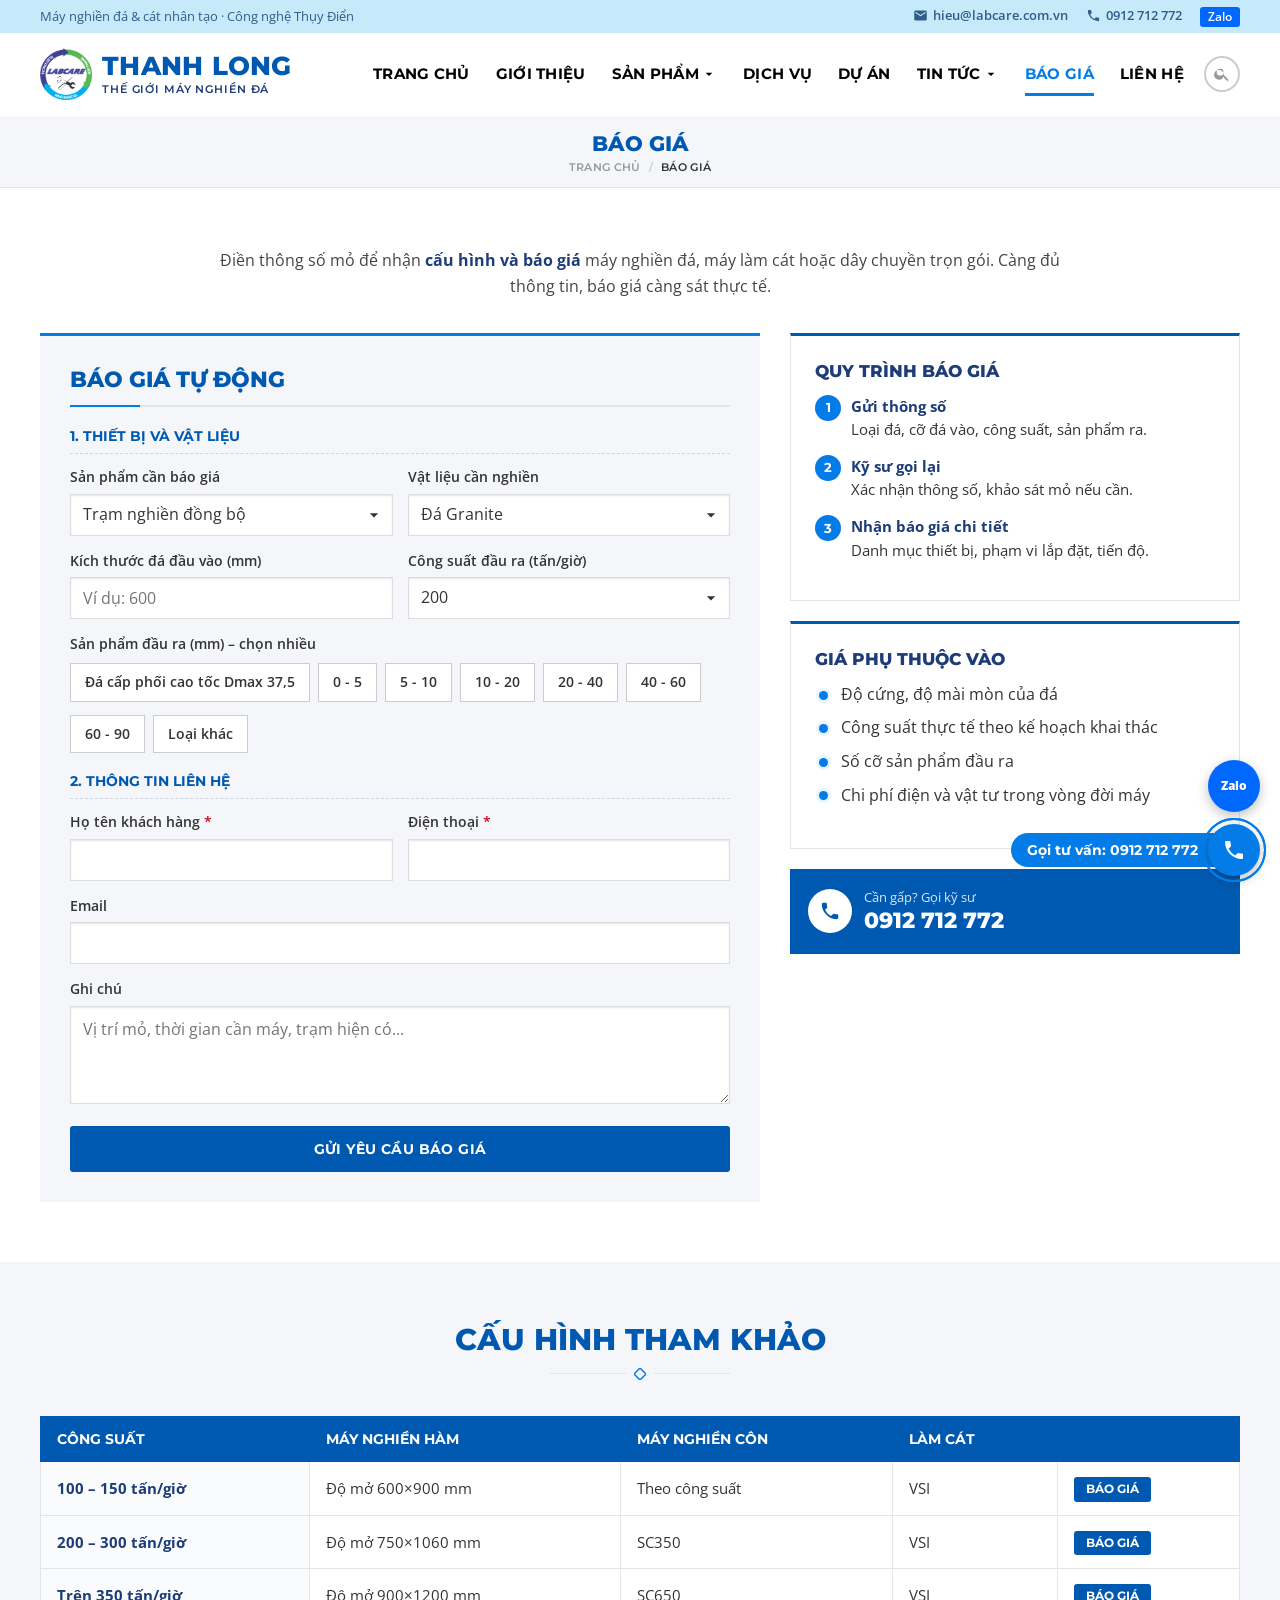
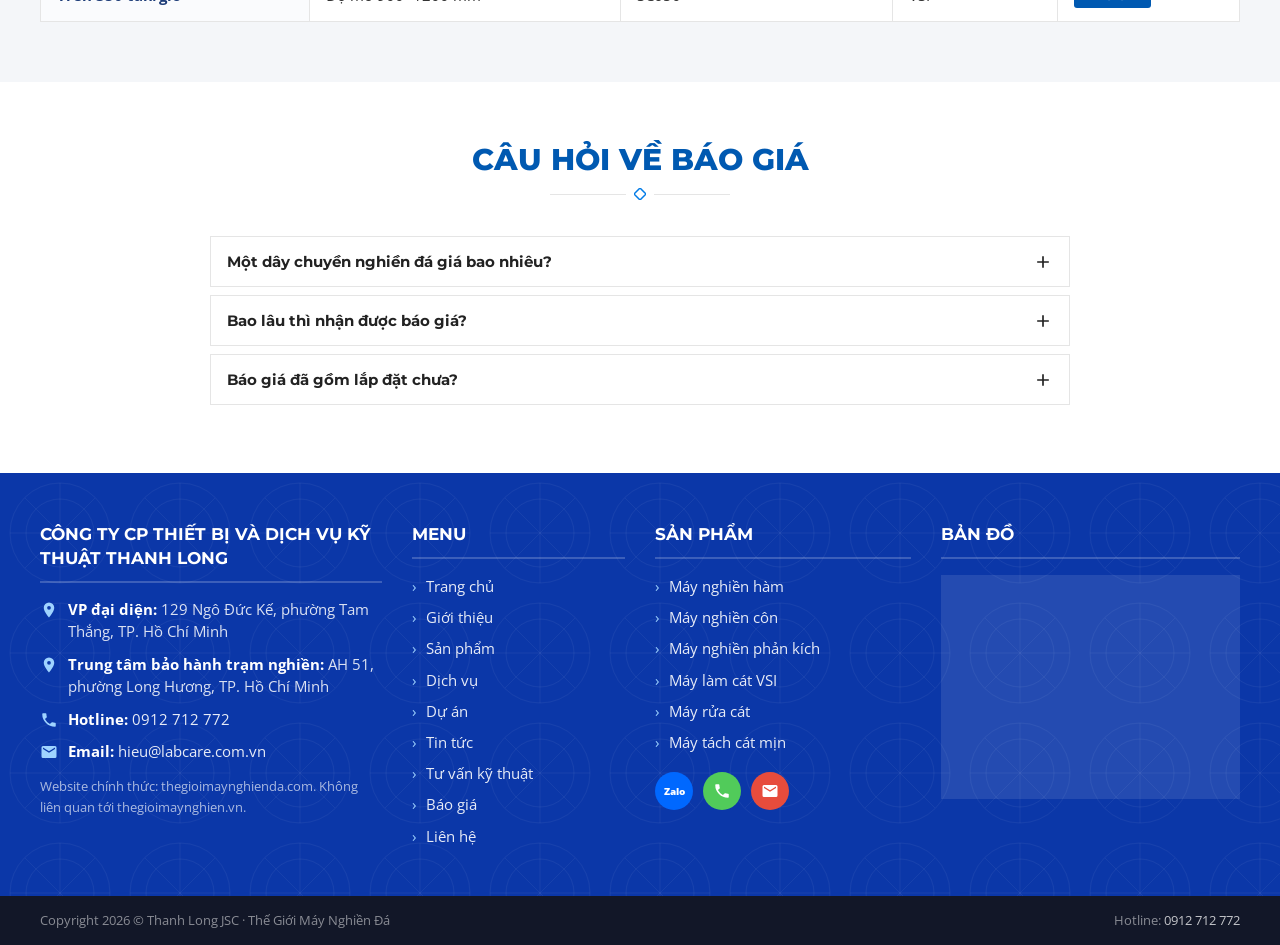
<file: bao-gia/index.html>
<!doctype html>
<html lang="vi">
<head>
  <meta charset="utf-8">
  <meta name="viewport" content="width=device-width, initial-scale=1">
  <title>Báo giá máy nghiền đá, dây chuyền nghiền sàng | Thanh Long</title>
  <meta name="description" content="Nhận báo giá máy nghiền đá, máy làm cát VSI, máy rửa cát, dây chuyền 50–2.000 tấn/giờ theo đúng loại đá và công suất. Hotline 0912 712 772.">
  <link rel="canonical" href="https://thegioimaynghienda.com/bao-gia/">
  <meta property="og:locale" content="vi_VN">
  <meta property="og:type" content="website">
  <meta property="og:site_name" content="Thế Giới Máy Nghiền Đá">
  <meta property="og:title" content="Báo giá máy nghiền đá, dây chuyền nghiền sàng | Thanh Long">
  <meta property="og:description" content="Nhận báo giá máy nghiền đá, máy làm cát VSI, máy rửa cát, dây chuyền 50–2.000 tấn/giờ theo đúng loại đá và công suất. Hotline 0912 712 772.">
  <meta property="og:image" content="../assets/img/sandvik.webp">
  <meta name="theme-color" content="#0059b1">
  <link rel="icon" href="../assets/img/logo.webp" type="image/webp">
  <link rel="preconnect" href="https://fonts.googleapis.com">
  <link rel="preconnect" href="https://fonts.gstatic.com" crossorigin>
  <link href="https://fonts.googleapis.com/css2?family=Montserrat:wght@500;600;700;800&family=Open+Sans:wght@400;600;700&display=swap" rel="stylesheet">
  <link rel="stylesheet" href="../assets/css/style.css?v=20261019c">
  <script type="application/ld+json">
{
  "@context": "https://schema.org",
  "@graph": [
    {
      "@type": "BreadcrumbList",
      "itemListElement": [
        {
          "@type": "ListItem",
          "position": 1,
          "name": "Trang chủ",
          "item": "https://thegioimaynghienda.com/"
        },
        {
          "@type": "ListItem",
          "position": 2,
          "name": "Báo giá"
        }
      ]
    },
    {
      "@type": "FAQPage",
      "mainEntity": [
        {
          "@type": "Question",
          "name": "Một dây chuyền nghiền đá giá bao nhiêu?",
          "acceptedAnswer": {
            "@type": "Answer",
            "text": "Giá phụ thuộc công suất, loại đá, cỡ đá vào, số cỡ sản phẩm ra, phương án móng và mức tự động hóa. Thanh Long báo giá theo cấu hình sau khi nhận đủ thông số mỏ."
          }
        },
        {
          "@type": "Question",
          "name": "Bao lâu thì nhận được báo giá?",
          "acceptedAnswer": {
            "@type": "Answer",
            "text": "Kỹ sư sẽ gọi lại để xác nhận thông số, sau đó gửi danh mục thiết bị và báo giá. Với dự án lớn, kỹ sư có thể xuống khảo sát mỏ trước khi chốt cấu hình."
          }
        },
        {
          "@type": "Question",
          "name": "Báo giá đã gồm lắp đặt chưa?",
          "acceptedAnswer": {
            "@type": "Answer",
            "text": "Báo giá ghi rõ từng hạng mục: thiết bị, vận chuyển, lắp đặt, chạy thử và đào tạo, để chủ đầu tư so sánh và chọn phạm vi phù hợp."
          }
        }
      ]
    }
  ]
}
  </script>
</head>
<body id="top" data-page="bao-gia">
  <!-- layout:header — sửa ở index.html rồi chạy: python3 tools/sync-layout.py -->
  <svg width="0" height="0" style="position:absolute" aria-hidden="true">
    <symbol id="i-phone" viewBox="0 0 24 24"><path d="M6.6 10.8a15.1 15.1 0 0 0 6.6 6.6l2.2-2.2a1 1 0 0 1 1-.25 11.4 11.4 0 0 0 3.6.57 1 1 0 0 1 1 1V20a1 1 0 0 1-1 1A17 17 0 0 1 3 4a1 1 0 0 1 1-1h3.5a1 1 0 0 1 1 1c0 1.25.2 2.45.57 3.57a1 1 0 0 1-.25 1z"/></symbol>
    <symbol id="i-mail" viewBox="0 0 24 24"><path d="M20 4H4a2 2 0 0 0-2 2v12a2 2 0 0 0 2 2h16a2 2 0 0 0 2-2V6a2 2 0 0 0-2-2zm0 4-8 5-8-5V6l8 5 8-5z"/></symbol>
    <symbol id="i-pin" viewBox="0 0 24 24"><path d="M12 2a7 7 0 0 0-7 7c0 5.25 7 13 7 13s7-7.75 7-13a7 7 0 0 0-7-7zm0 9.5A2.5 2.5 0 1 1 12 6.5a2.5 2.5 0 0 1 0 5z"/></symbol>
    <symbol id="i-search" viewBox="0 0 24 24"><path d="M15.5 14h-.8l-.3-.3A6.5 6.5 0 1 0 14 15.5l.3.3v.8l5 5 1.5-1.5zm-6 0A4.5 4.5 0 1 1 14 9.5 4.5 4.5 0 0 1 9.5 14z"/></symbol>
    <symbol id="i-down" viewBox="0 0 24 24"><path d="M7 10l5 5 5-5z"/></symbol>
    <symbol id="i-right" viewBox="0 0 24 24"><path d="M8.6 16.6 13.2 12 8.6 7.4 10 6l6 6-6 6z"/></symbol>
    <symbol id="i-left" viewBox="0 0 24 24"><path d="M15.4 16.6 10.8 12l4.6-4.6L14 6l-6 6 6 6z"/></symbol>
    <symbol id="i-check" viewBox="0 0 24 24"><path d="M12 2a10 10 0 1 0 10 10A10 10 0 0 0 12 2zm-2 15-5-5 1.4-1.4L10 14.2l7.6-7.6L19 8z"/></symbol>
    <symbol id="i-menu" viewBox="0 0 24 24"><path d="M3 6h18v2H3zm0 5h18v2H3zm0 5h18v2H3z"/></symbol>
    <symbol id="i-close" viewBox="0 0 24 24"><path d="M19 6.4 17.6 5 12 10.6 6.4 5 5 6.4 10.6 12 5 17.6 6.4 19 12 13.4 17.6 19 19 17.6 13.4 12z"/></symbol>
    <symbol id="i-up" viewBox="0 0 24 24"><path d="M7.4 15.4 12 10.8l4.6 4.6L18 14l-6-6-6 6z"/></symbol>
    <symbol id="i-plus" viewBox="0 0 24 24"><path d="M19 13h-6v6h-2v-6H5v-2h6V5h2v6h6z"/></symbol>
    <symbol id="i-gear" viewBox="0 0 24 24"><path d="M19.4 13a7.6 7.6 0 0 0 0-2l2.1-1.6-2-3.5-2.5 1a7.3 7.3 0 0 0-1.7-1L15 3h-4l-.4 2.9a7.3 7.3 0 0 0-1.7 1l-2.5-1-2 3.5L6.6 11a7.6 7.6 0 0 0 0 2l-2.1 1.6 2 3.5 2.5-1a7.3 7.3 0 0 0 1.7 1L11 21h4l.4-2.9a7.3 7.3 0 0 0 1.7-1l2.5 1 2-3.5zM13 15.5a3.5 3.5 0 1 1 3.5-3.5 3.5 3.5 0 0 1-3.5 3.5z"/></symbol>
    <symbol id="i-bolt" viewBox="0 0 24 24"><path d="M7 2v11h3v9l7-12h-4l4-8z"/></symbol>
    <symbol id="i-shield" viewBox="0 0 24 24"><path d="M12 1 3 5v6c0 5.6 3.8 10.7 9 12 5.2-1.3 9-6.4 9-12V5zm-2 16-4-4 1.4-1.4 2.6 2.6 6.6-6.6L18 9z"/></symbol>
    <symbol id="i-tool" viewBox="0 0 24 24"><path d="M22.7 19 13.6 9.9a6.4 6.4 0 0 0-1.5-6.9A6.6 6.6 0 0 0 4.7 1.7l4.4 4.4-3 3-4.4-4.4A6.6 6.6 0 0 0 3 12.1a6.4 6.4 0 0 0 6.9 1.5l9.1 9.1a1 1 0 0 0 1.4 0l2.3-2.3a1 1 0 0 0 0-1.4z"/></symbol>
    <symbol id="i-quote" viewBox="0 0 24 24"><path d="M6 17h3l2-4V7H5v6h3zm8 0h3l2-4V7h-6v6h3z"/></symbol>
    <symbol id="i-clock" viewBox="0 0 24 24"><path d="M12 2a10 10 0 1 0 10 10A10 10 0 0 0 12 2zm4.2 14.2L11 13V7h1.5v5.2l4.5 2.7z"/></symbol>
    <symbol id="i-doc" viewBox="0 0 24 24"><path d="M14 2H6a2 2 0 0 0-2 2v16a2 2 0 0 0 2 2h12a2 2 0 0 0 2-2V8zm-1 7V3.5L18.5 9zM8 13h8v2H8zm0 4h5v2H8z"/></symbol>
    <symbol id="i-users" viewBox="0 0 24 24"><path d="M16 11a3 3 0 1 0-3-3 3 3 0 0 0 3 3zm-8 0a3 3 0 1 0-3-3 3 3 0 0 0 3 3zm0 2c-2.3 0-7 1.2-7 3.5V19h14v-2.5C15 14.2 10.3 13 8 13zm8 0c-.3 0-.6 0-1 .1a4.2 4.2 0 0 1 2 3.4V19h6v-2.5c0-2.3-4.7-3.5-7-3.5z"/></symbol>
  </svg>

  <header class="header" id="header">
    <div class="topbar">
      <div class="container topbar__in">
        <p class="topbar__left">Máy nghiền đá &amp; cát nhân tạo · Công nghệ Thụy Điển</p>
        <ul class="topbar__right">
          <li><a href="mailto:hieu@labcare.com.vn"><svg class="ico"><use href="#i-mail"/></svg>hieu@labcare.com.vn</a></li>
          <li><a href="tel:0912712772"><svg class="ico"><use href="#i-phone"/></svg>0912 712 772</a></li>
          <li><a class="topbar__zalo" href="https://zalo.me/0912712772" rel="noopener">Zalo</a></li>
        </ul>
      </div>
    </div>

    <div class="header-wrapper" id="headerWrap">
      <div class="container masthead">
        <button class="nav-toggle" id="navToggle" aria-label="Mở menu" aria-expanded="false" aria-controls="offcanvas"><svg class="ico"><use href="#i-menu"/></svg></button>
        <a class="logo" href="../" aria-label="Thanh Long JSC - Trang chủ">
          <img src="../assets/img/logo.webp" alt="" width="52" height="51">
          <span class="logo__txt"><b>THANH LONG</b><small>Thế giới máy nghiền đá</small></span>
        </a>
        <nav class="nav" aria-label="Menu chính">
          <ul>
            <li><a data-nav="home" href="../">Trang chủ</a></li>
            <li><a data-nav="gioithieu" href="../gioithieu/">Giới thiệu</a></li>
            <li class="has-dropdown">
              <a data-nav="san-pham" href="../san-pham/" aria-haspopup="true">Sản phẩm<svg class="ico ico--sm"><use href="#i-down"/></svg></a>
              <ul class="dropdown">
                <li><a href="../san-pham/#may-nghien-da">Máy nghiền đá</a></li>
                <li><a href="../san-pham/#cat-nhan-tao">Máy làm cát nhân tạo</a></li>
                <li><a href="../san-pham/#rua-cat">Máy rửa cát, tách cát mịn</a></li>
                <li><a href="../san-pham/#sang-tram">Sàng rung, trạm di động</a></li>
                <li><a href="../san-pham/#tuyen-quang">Thiết bị tuyển quặng</a></li>
                <li><a href="../san-pham/#day-chuyen">Dây chuyền theo công suất</a></li>
              </ul>
            </li>
            <li><a data-nav="dich-vu" href="../dich-vu/">Dịch vụ</a></li>
            <li><a data-nav="du-an" href="../category/du-an-cong-trinh/">Dự án</a></li>
            <li class="has-dropdown">
              <a data-nav="tin-tuc" href="../category/tin-tuc/" aria-haspopup="true">Tin tức<svg class="ico ico--sm"><use href="#i-down"/></svg></a>
              <ul class="dropdown">
                <li><a href="../category/tin-tuc/">Tin công ty</a></li>
                <li><a href="../category/tu-van-ky-thuat/">Tư vấn kỹ thuật</a></li>
              </ul>
            </li>
            <li><a data-nav="bao-gia" href="../bao-gia/">Báo giá</a></li>
            <li><a data-nav="lien-he" href="../lien-he/">Liên hệ</a></li>
          </ul>
        </nav>
        <button class="search-btn" id="searchBtn" aria-label="Tìm kiếm" aria-expanded="false" aria-controls="searchBox"><svg class="ico"><use href="#i-search"/></svg></button>
        <form class="search-box" id="searchBox" role="search" action="https://thegioimaynghienda.com/" hidden>
          <input type="search" name="s" placeholder="Tìm máy, bài viết..." aria-label="Từ khóa tìm kiếm">
          <button type="submit" aria-label="Tìm"><svg class="ico"><use href="#i-search"/></svg></button>
        </form>
      </div>
    </div>
  </header>

  <div class="offcanvas" id="offcanvas" aria-hidden="true">
    <div class="offcanvas__bg" data-close></div>
    <div class="offcanvas__panel" role="dialog" aria-modal="true" aria-label="Menu">
      <button class="offcanvas__close" data-close aria-label="Đóng menu"><svg class="ico"><use href="#i-close"/></svg></button>
      <form class="offcanvas__search" role="search" action="https://thegioimaynghienda.com/">
        <input type="search" name="s" placeholder="Tìm kiếm..." aria-label="Từ khóa tìm kiếm">
        <button type="submit" aria-label="Tìm"><svg class="ico"><use href="#i-search"/></svg></button>
      </form>
      <ul class="mnav">
        <li><a data-nav="home" href="../">Trang chủ</a></li>
        <li><a data-nav="gioithieu" href="../gioithieu/">Giới thiệu</a></li>
        <li class="mnav__sub">
          <a data-nav="san-pham" href="../san-pham/">Sản phẩm</a>
          <button class="mnav__toggle" aria-expanded="false" aria-label="Mở danh mục sản phẩm"><svg class="ico"><use href="#i-down"/></svg></button>
          <ul>
            <li><a href="../san-pham/#may-nghien-da">Máy nghiền đá</a></li>
            <li><a href="../san-pham/#cat-nhan-tao">Máy làm cát nhân tạo</a></li>
            <li><a href="../san-pham/#rua-cat">Máy rửa cát, tách cát mịn</a></li>
            <li><a href="../san-pham/#sang-tram">Sàng rung, trạm di động</a></li>
            <li><a href="../san-pham/#tuyen-quang">Thiết bị tuyển quặng</a></li>
          </ul>
        </li>
        <li><a data-nav="dich-vu" href="../dich-vu/">Dịch vụ</a></li>
        <li><a data-nav="du-an" href="../category/du-an-cong-trinh/">Dự án</a></li>
        <li class="mnav__sub">
          <a data-nav="tin-tuc" href="../category/tin-tuc/">Tin tức</a>
          <button class="mnav__toggle" aria-expanded="false" aria-label="Mở danh mục tin tức"><svg class="ico"><use href="#i-down"/></svg></button>
          <ul>
            <li><a href="../category/tin-tuc/">Tin công ty</a></li>
            <li><a href="../category/tu-van-ky-thuat/">Tư vấn kỹ thuật</a></li>
          </ul>
        </li>
        <li><a data-nav="bao-gia" href="../bao-gia/">Báo giá</a></li>
        <li><a data-nav="lien-he" href="../lien-he/">Liên hệ</a></li>
      </ul>
      <a class="offcanvas__call" href="tel:0912712772"><svg class="ico"><use href="#i-phone"/></svg>0912 712 772</a>
    </div>
  </div>
  <!-- /layout:header -->

  <main id="main">
    <div class="page-title">
      <div class="container">
        <h1>Báo giá</h1>
        <ol class="crumbs" aria-label="Breadcrumb"><li><a href="../">Trang chủ</a></li><li><span aria-current="page">Báo giá</span></li></ol>
      </div>
    </div>
    <section class="section">
      <div class="container">
        <p class="intro reveal">Điền thông số mỏ để nhận <b>cấu hình và báo giá</b> máy nghiền đá, máy làm cát hoặc dây chuyền trọn gói. Càng đủ thông tin, báo giá càng sát thực tế.</p>
        <div class="quote-page">
          <form class="quote__form js-form reveal" id="quoteForm" novalidate>
            <h2 class="block-title">Báo giá tự động</h2>
            <p class="fieldset-title">1. Thiết bị và vật liệu</p>
            <div class="field-row">
              <div class="field"><label for="q-product">Sản phẩm cần báo giá</label><select id="q-product" name="product"><option>Trạm nghiền đồng bộ</option><option>Nâng cấp trạm hiện có</option><option>Máy kẹp hàm</option><option>Máy nghiền côn</option><option>Máy nghiền phản kích</option><option>Máy nghiền búa</option><option>Máy nghiền cát nhân tạo (vo đá)</option><option>Máy rửa cát</option><option>Máy tách cát mịn</option><option>Máy ép bùn</option><option>Sàng rung phân loại</option><option>Thiết bị tuyển quặng</option><option>Loại khác</option></select></div>
              <div class="field"><label for="q-material">Vật liệu cần nghiền</label><select id="q-material" name="material"><option>Đá Granite</option><option>Đá Bazan</option><option>Đá Vôi</option><option>Đá Ryolit</option><option>Sỏi sông</option><option>Đá cát kết</option><option>Vật liệu xây dựng</option></select></div>
            </div>
            <div class="field-row">
              <div class="field"><label for="q-feed">Kích thước đá đầu vào (mm)</label><input id="q-feed" name="feed" type="number" inputmode="numeric" min="1" placeholder="Ví dụ: 600"></div>
              <div class="field"><label for="q-cap">Công suất đầu ra (tấn/giờ)</label><select id="q-cap" name="capacity"><option>50</option><option>100</option><option>150</option><option selected>200</option><option>250</option><option>300</option><option>350</option><option>450</option><option>500</option><option>800</option><option>Trên 800</option></select></div>
            </div>
            <div class="field">
              <p class="label" id="out-label">Sản phẩm đầu ra (mm) – chọn nhiều</p>
              <div class="checks" role="group" aria-labelledby="out-label"><label><input type="checkbox" name="output" value="Đá cấp phối cao tốc Dmax 37,5"><span>Đá cấp phối cao tốc Dmax 37,5</span></label><label><input type="checkbox" name="output" value="0 - 5"><span>0 - 5</span></label><label><input type="checkbox" name="output" value="5 - 10"><span>5 - 10</span></label><label><input type="checkbox" name="output" value="10 - 20"><span>10 - 20</span></label><label><input type="checkbox" name="output" value="20 - 40"><span>20 - 40</span></label><label><input type="checkbox" name="output" value="40 - 60"><span>40 - 60</span></label><label><input type="checkbox" name="output" value="60 - 90"><span>60 - 90</span></label><label><input type="checkbox" name="output" value="Loại khác"><span>Loại khác</span></label></div>
            </div>
            <p class="fieldset-title">2. Thông tin liên hệ</p>
            <div class="field-row">
              <div class="field"><label for="q-name">Họ tên khách hàng <span>*</span></label><input id="q-name" name="name" autocomplete="name" data-check="name"><p class="field__err" id="q-name-err">Vui lòng nhập họ tên.</p></div>
              <div class="field"><label for="q-phone">Điện thoại <span>*</span></label><input id="q-phone" name="phone" type="tel" inputmode="tel" autocomplete="tel" data-check="phone"><p class="field__err" id="q-phone-err">Số điện thoại chưa đúng (9–11 số).</p></div>
            </div>
            <div class="field"><label for="q-email">Email</label><input id="q-email" name="email" type="email" autocomplete="email" data-check="email"><p class="field__err" id="q-email-err">Email chưa đúng định dạng.</p></div>
            <div class="field"><label for="q-note">Ghi chú</label><textarea id="q-note" name="note" rows="3" placeholder="Vị trí mỏ, thời gian cần máy, trạm hiện có..."></textarea></div>
            <button class="button button--primary button--block" type="submit">Gửi yêu cầu báo giá</button>
            <div class="form-done" data-done hidden tabindex="-1">
              <svg class="ico"><use href="#i-check"/></svg>
              <div><b>Đã nhận yêu cầu của <span data-done-name></span>.</b> Kỹ sư Thanh Long sẽ gọi lại để xác nhận thông số trước khi gửi báo giá.</div>
            </div>
          </form>
          <aside>
            <div class="side-box reveal">
              <h3>Quy trình báo giá</h3>
              <ol>
                <li><b>Gửi thông số</b>Loại đá, cỡ đá vào, công suất, sản phẩm ra.</li>
                <li><b>Kỹ sư gọi lại</b>Xác nhận thông số, khảo sát mỏ nếu cần.</li>
                <li><b>Nhận báo giá chi tiết</b>Danh mục thiết bị, phạm vi lắp đặt, tiến độ.</li>
              </ol>
            </div>
            <div class="side-box reveal">
              <h3>Giá phụ thuộc vào</h3>
              <div class="prose"><ul>
                <li>Độ cứng, độ mài mòn của đá</li>
                <li>Công suất thực tế theo kế hoạch khai thác</li>
                <li>Số cỡ sản phẩm đầu ra</li>
                <li>Chi phí điện và vật tư trong vòng đời máy</li>
              </ul></div>
            </div>
            <a class="side-call reveal" href="tel:0912712772"><svg class="ico"><use href="#i-phone"/></svg><span><small>Cần gấp? Gọi kỹ sư</small><b>0912 712 772</b></span></a>
          </aside>
        </div>
      </div>
    </section>

    <section class="section section--gray">
      <div class="container">
        <div class="section-title reveal"><h2>Cấu hình tham khảo</h2></div>
        <div class="table-wrap reveal">
          <table class="table">
            <thead><tr><th scope="col">Công suất</th><th scope="col">Máy nghiền hàm</th><th scope="col">Máy nghiền côn</th><th scope="col">Làm cát</th><th scope="col"></th></tr></thead>
            <tbody>
              <tr><th scope="row">100 – 150 tấn/giờ</th><td>Độ mở 600×900 mm</td><td>Theo công suất</td><td>VSI</td><td><a href="../bao-gia/?sp=Tr%E1%BA%A1m%20nghi%E1%BB%81n%20%C4%91%E1%BB%93ng%20b%E1%BB%99&amp;cap=150">Báo giá</a></td></tr>
              <tr><th scope="row">200 – 300 tấn/giờ</th><td>Độ mở 750×1060 mm</td><td>SC350</td><td>VSI</td><td><a href="../bao-gia/?sp=Tr%E1%BA%A1m%20nghi%E1%BB%81n%20%C4%91%E1%BB%93ng%20b%E1%BB%99&amp;cap=300">Báo giá</a></td></tr>
              <tr><th scope="row">Trên 350 tấn/giờ</th><td>Độ mở 900×1200 mm</td><td>SC650</td><td>VSI</td><td><a href="../bao-gia/?sp=Tr%E1%BA%A1m%20nghi%E1%BB%81n%20%C4%91%E1%BB%93ng%20b%E1%BB%99&amp;cap=500">Báo giá</a></td></tr>
            </tbody>
          </table>
        </div>
      </div>
    </section>

    <section class="section">
      <div class="container">
        <div class="section-title reveal"><h2>Câu hỏi về báo giá</h2></div>
        <div class="reveal" style="max-width:860px;margin:0 auto">
          <div class="faq">
            <div class="faq__item">
              <h3><button aria-expanded="false" aria-controls="bg1" id="bgq1">Một dây chuyền nghiền đá giá bao nhiêu?<svg class="ico"><use href="#i-plus"/></svg></button></h3>
              <div class="faq__a" id="bg1" role="region" aria-labelledby="bgq1"><div><p>Giá phụ thuộc công suất, loại đá, cỡ đá vào, số cỡ sản phẩm ra, phương án móng và mức tự động hóa. Thanh Long báo giá theo cấu hình sau khi nhận đủ thông số mỏ.</p></div></div>
            </div>
            <div class="faq__item">
              <h3><button aria-expanded="false" aria-controls="bg2" id="bgq2">Bao lâu thì nhận được báo giá?<svg class="ico"><use href="#i-plus"/></svg></button></h3>
              <div class="faq__a" id="bg2" role="region" aria-labelledby="bgq2"><div><p>Kỹ sư sẽ gọi lại để xác nhận thông số, sau đó gửi danh mục thiết bị và báo giá. Với dự án lớn, kỹ sư có thể xuống khảo sát mỏ trước khi chốt cấu hình.</p></div></div>
            </div>
            <div class="faq__item">
              <h3><button aria-expanded="false" aria-controls="bg3" id="bgq3">Báo giá đã gồm lắp đặt chưa?<svg class="ico"><use href="#i-plus"/></svg></button></h3>
              <div class="faq__a" id="bg3" role="region" aria-labelledby="bgq3"><div><p>Báo giá ghi rõ từng hạng mục: thiết bị, vận chuyển, lắp đặt, chạy thử và đào tạo, để chủ đầu tư so sánh và chọn phạm vi phù hợp.</p></div></div>
            </div>
          </div>
        </div>
      </div>
    </section>

  </main>

  <!-- layout:footer — sửa ở index.html rồi chạy: python3 tools/sync-layout.py -->
  <footer class="footer">
    <div class="container footer__in">
      <div class="footer__col footer__col--wide">
        <h3 class="footer__title">Công ty CP Thiết bị và Dịch vụ Kỹ thuật Thanh Long</h3>
        <ul class="footer__info">
          <li><svg class="ico"><use href="#i-pin"/></svg><span><b>VP đại diện:</b> 129 Ngô Đức Kế, phường Tam Thắng, TP. Hồ Chí Minh</span></li>
          <li><svg class="ico"><use href="#i-pin"/></svg><span><b>Trung tâm bảo hành trạm nghiền:</b> AH 51, phường Long Hương, TP. Hồ Chí Minh</span></li>
          <li><svg class="ico"><use href="#i-phone"/></svg><span><b>Hotline:</b> <a href="tel:0912712772">0912 712 772</a></span></li>
          <li><svg class="ico"><use href="#i-mail"/></svg><span><b>Email:</b> <a href="mailto:hieu@labcare.com.vn">hieu@labcare.com.vn</a></span></li>
        </ul>
        <p class="footer__note">Website chính thức: thegioimaynghienda.com. Không liên quan tới thegioimaynghien.vn.</p>
      </div>
      <div class="footer__col">
        <h3 class="footer__title">Menu</h3>
        <ul class="footer__links">
          <li><a href="../">Trang chủ</a></li>
          <li><a href="../gioithieu/">Giới thiệu</a></li>
          <li><a href="../san-pham/">Sản phẩm</a></li>
          <li><a href="../dich-vu/">Dịch vụ</a></li>
          <li><a href="../category/du-an-cong-trinh/">Dự án</a></li>
          <li><a href="../category/tin-tuc/">Tin tức</a></li>
          <li><a href="../category/tu-van-ky-thuat/">Tư vấn kỹ thuật</a></li>
          <li><a href="../bao-gia/">Báo giá</a></li>
          <li><a href="../lien-he/">Liên hệ</a></li>
        </ul>
      </div>
      <div class="footer__col">
        <h3 class="footer__title">Sản phẩm</h3>
        <ul class="footer__links">
          <li><a href="../san-pham/#may-nghien-da">Máy nghiền hàm</a></li>
          <li><a href="../san-pham/#may-nghien-da">Máy nghiền côn</a></li>
          <li><a href="../san-pham/#may-nghien-da">Máy nghiền phản kích</a></li>
          <li><a href="../san-pham/#cat-nhan-tao">Máy làm cát VSI</a></li>
          <li><a href="../san-pham/#rua-cat">Máy rửa cát</a></li>
          <li><a href="../san-pham/#rua-cat">Máy tách cát mịn</a></li>
        </ul>
        <div class="footer__social">
          <a href="https://zalo.me/0912712772" rel="noopener" aria-label="Zalo" class="soc soc--zalo">Zalo</a>
          <a href="tel:0912712772" aria-label="Gọi điện" class="soc soc--call"><svg class="ico"><use href="#i-phone"/></svg></a>
          <a href="mailto:hieu@labcare.com.vn" aria-label="Email" class="soc soc--mail"><svg class="ico"><use href="#i-mail"/></svg></a>
        </div>
      </div>
      <div class="footer__col">
        <h3 class="footer__title">Bản đồ</h3>
        <div class="footer__map">
          <iframe title="Bản đồ văn phòng Thanh Long" loading="lazy" referrerpolicy="no-referrer-when-downgrade" src="https://maps.google.com/maps?q=129%20Ng%C3%B4%20%C4%90%E1%BB%A9c%20K%E1%BA%BF%2C%20Tam%20Th%E1%BA%AFng%2C%20H%E1%BB%93%20Ch%C3%AD%20Minh&amp;z=15&amp;output=embed"></iframe>
        </div>
      </div>
    </div>
    <div class="footer__bottom">
      <div class="container footer__bottom-in">
        <p>Copyright 2026 © Thanh Long JSC · Thế Giới Máy Nghiền Đá</p>
        <p>Hotline: <a href="tel:0912712772">0912 712 772</a></p>
      </div>
    </div>
  </footer>

  <div class="float">
    <a class="float__btn float__btn--zalo" href="https://zalo.me/0912712772" rel="noopener" aria-label="Nhắn Zalo">Zalo</a>
    <a class="float__btn float__btn--call" href="tel:0912712772" aria-label="Gọi 0912 712 772"><svg class="ico"><use href="#i-phone"/></svg></a>
    <span class="float__label">Gọi tư vấn: 0912 712 772</span>
  </div>
  <a class="to-top" id="toTop" href="#top" aria-label="Lên đầu trang"><svg class="ico"><use href="#i-up"/></svg></a>
  <nav class="mbar" aria-label="Liên hệ nhanh">
    <a href="tel:0912712772"><svg class="ico"><use href="#i-phone"/></svg>Gọi điện</a>
    <a href="https://zalo.me/0912712772" rel="noopener"><span class="mbar__zalo">Zalo</span>Nhắn Zalo</a>
    <a href="../bao-gia/" class="mbar__quote">Báo giá</a>
  </nav>
  <!-- /layout:footer -->

  <script src="../assets/js/main.js?v=20261019c" defer></script>
</body>
</html>
</file>
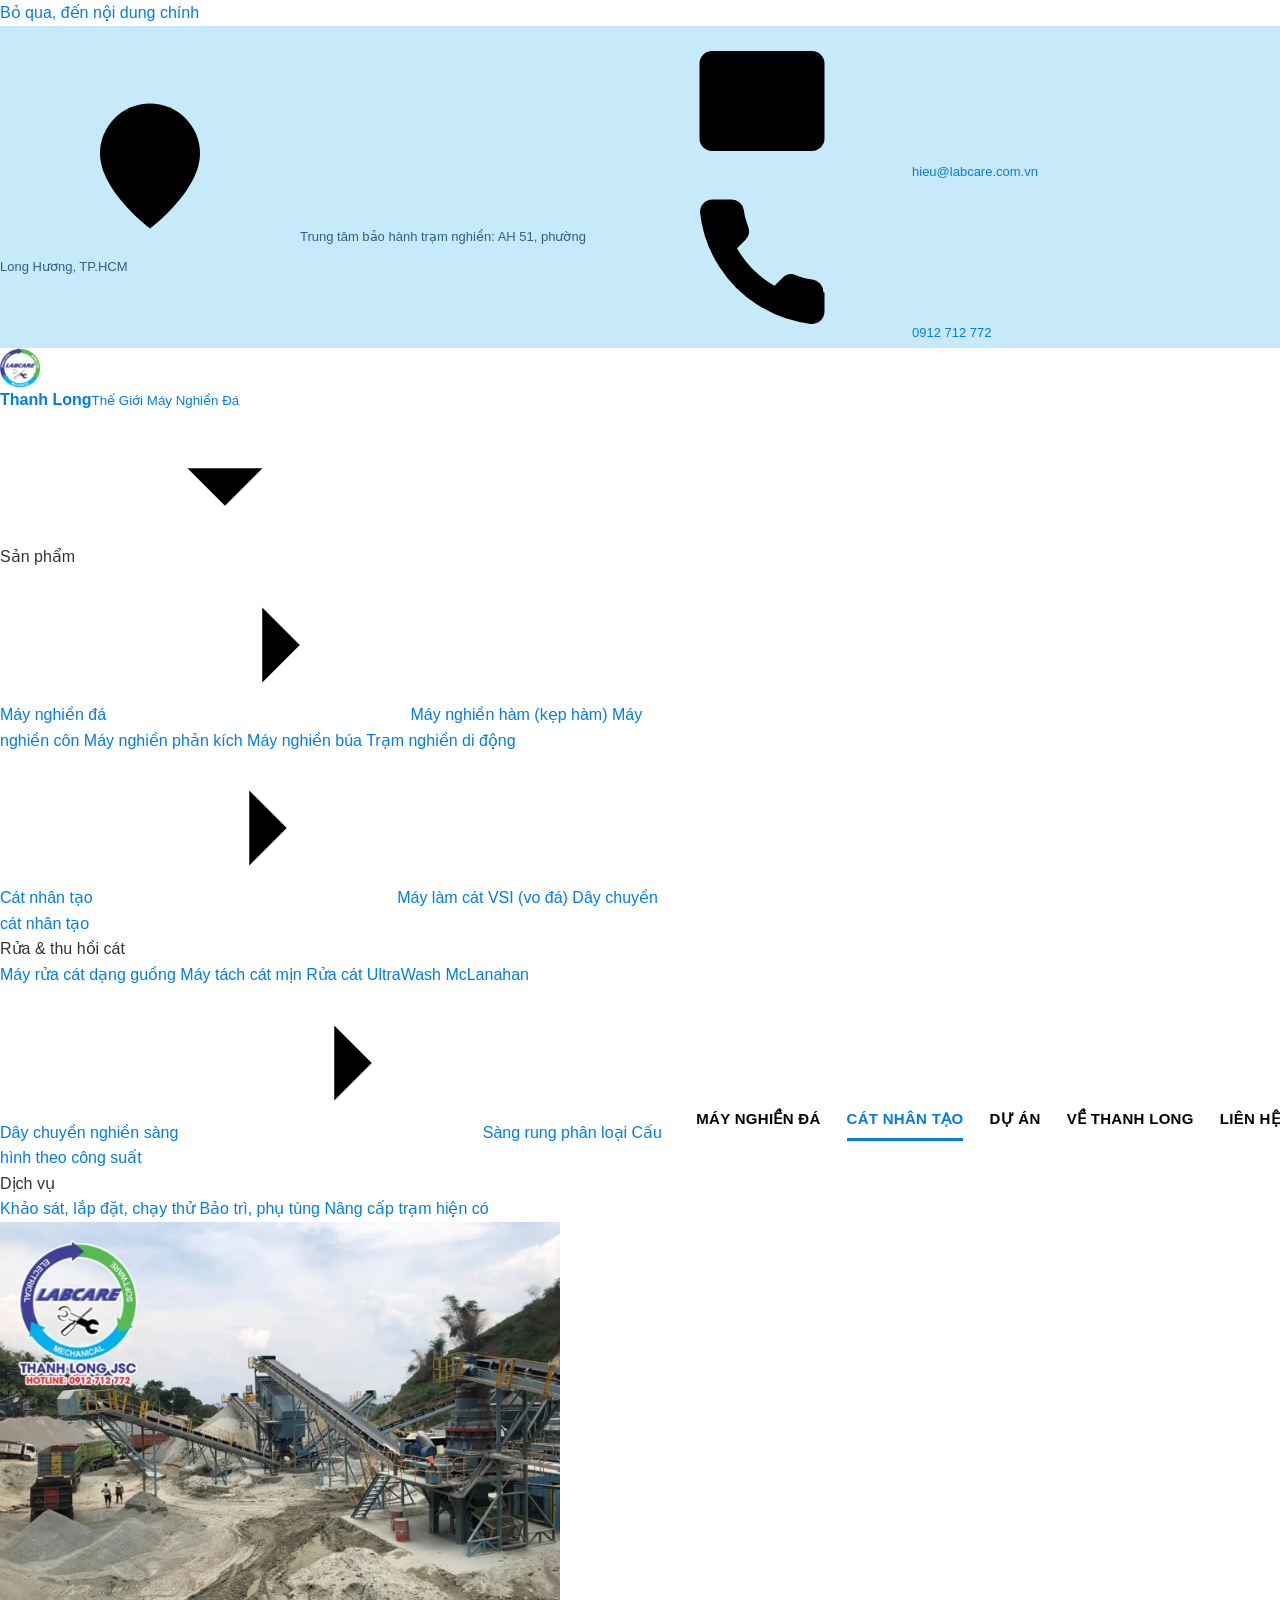
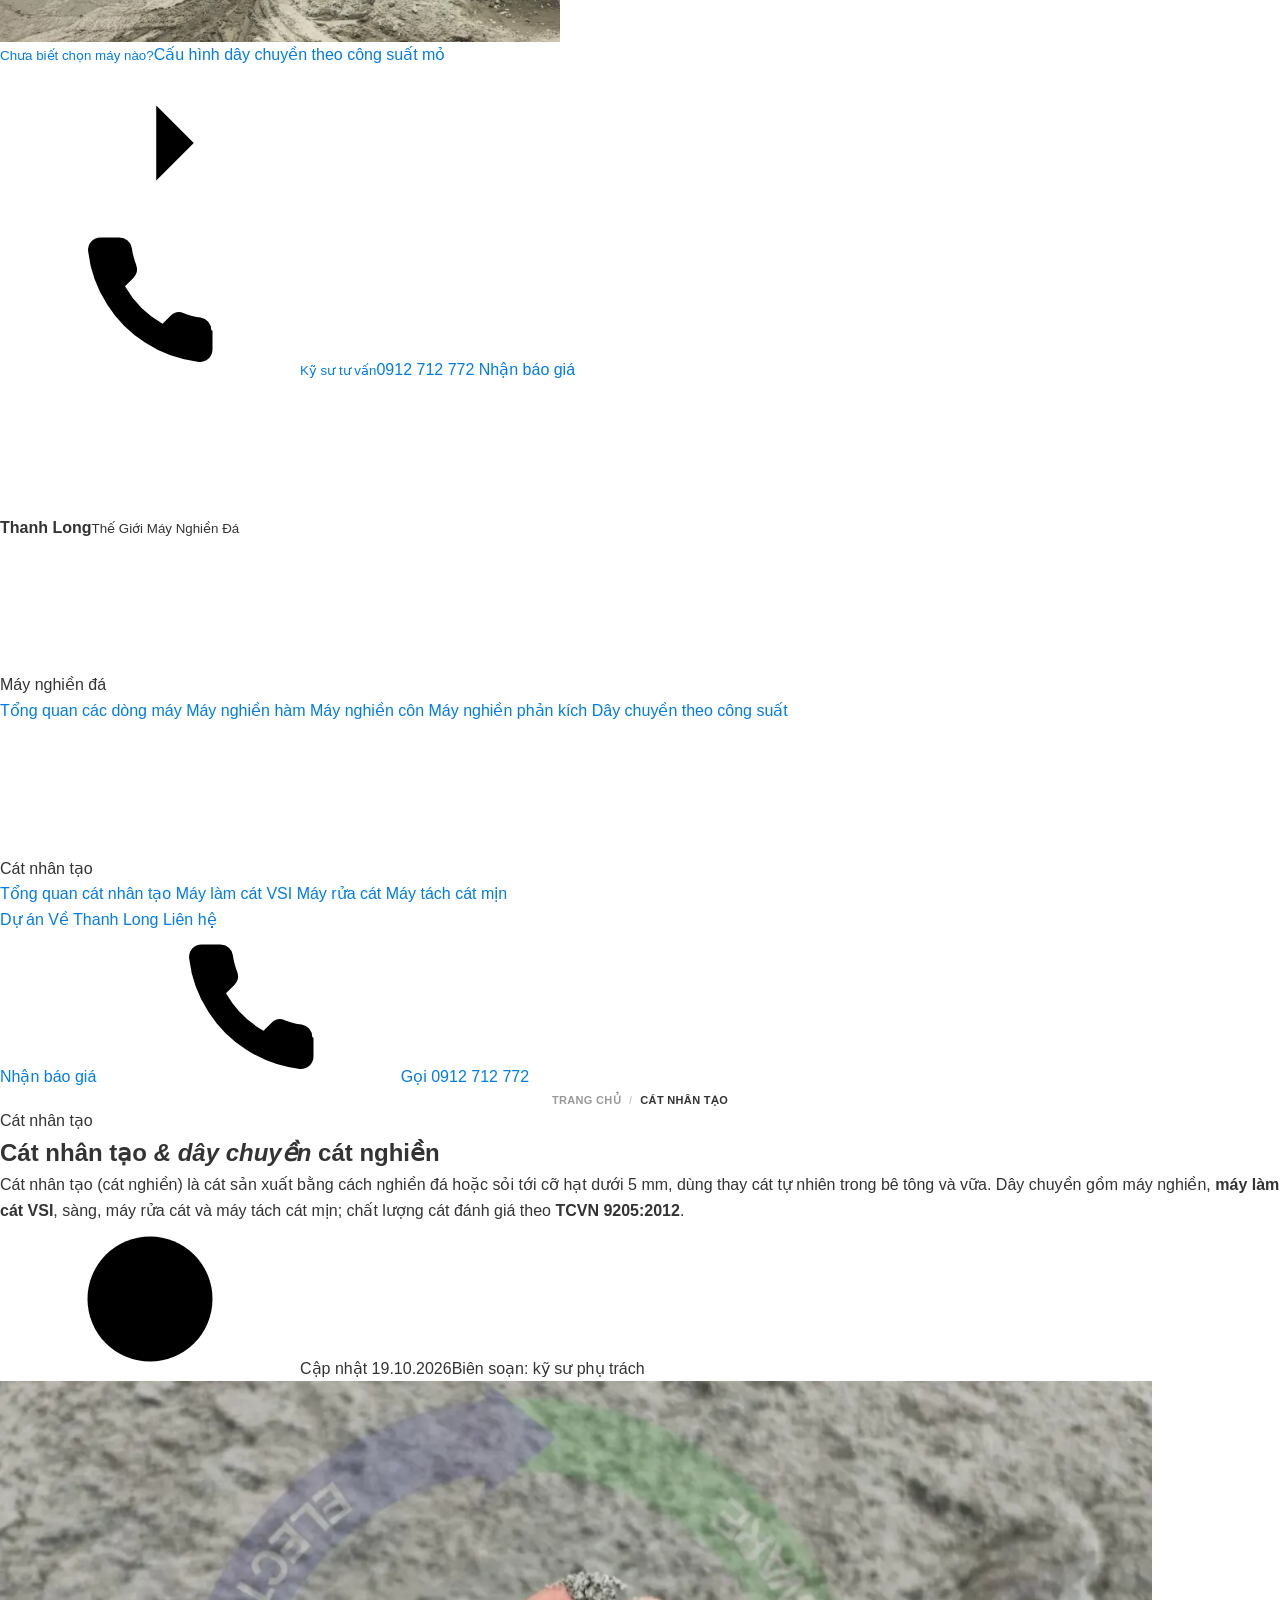
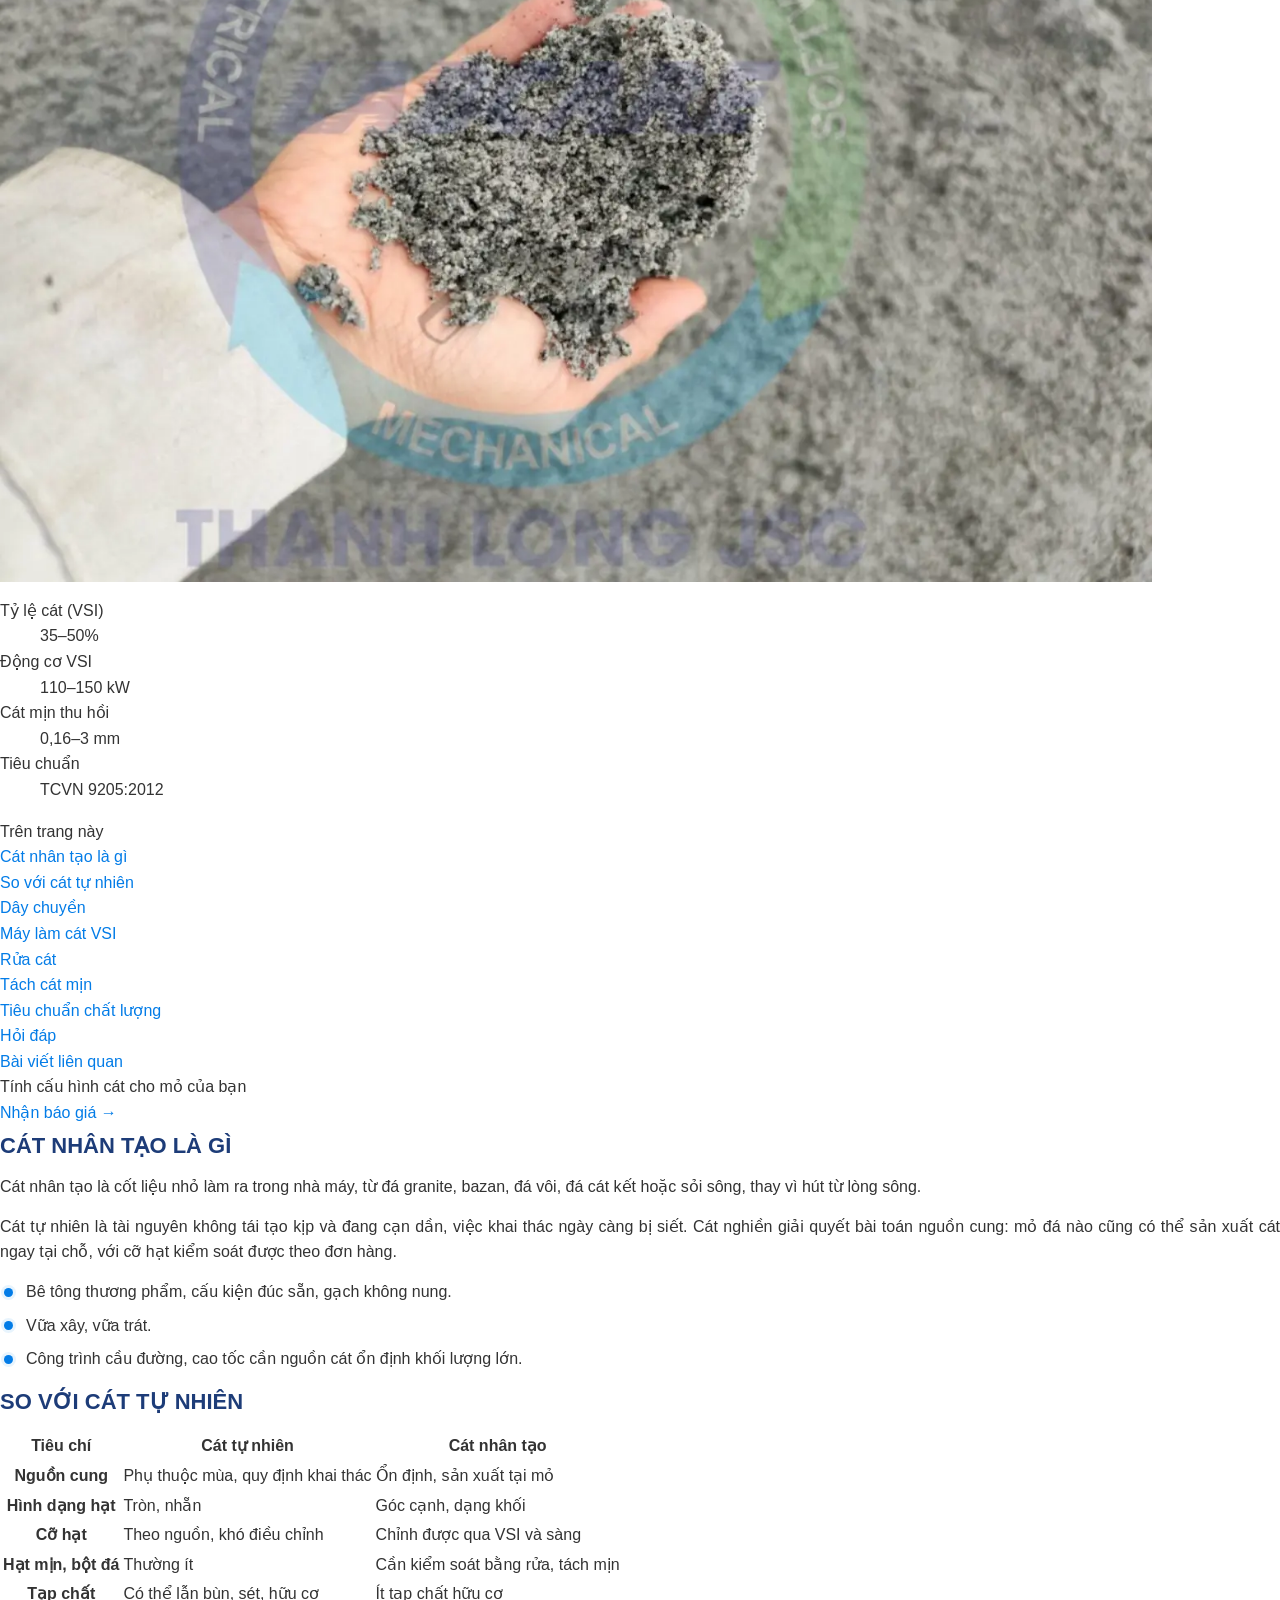
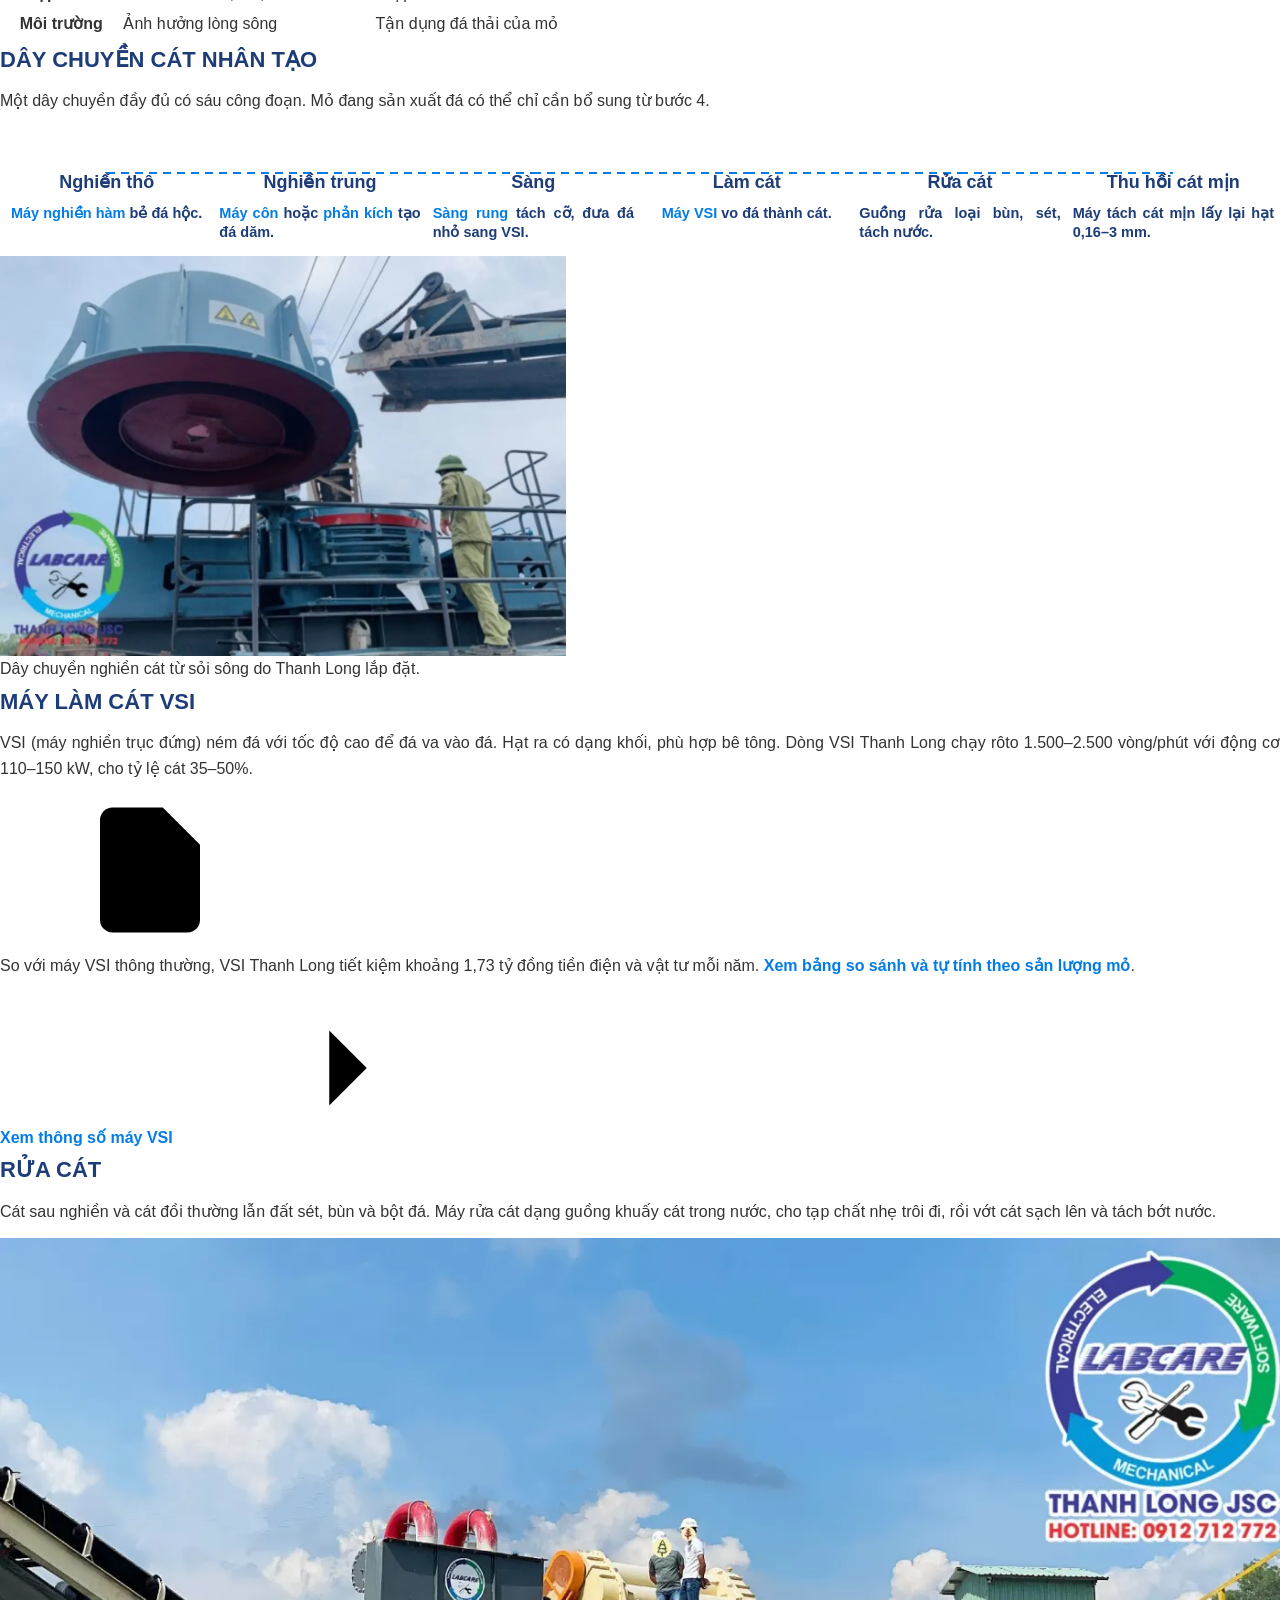
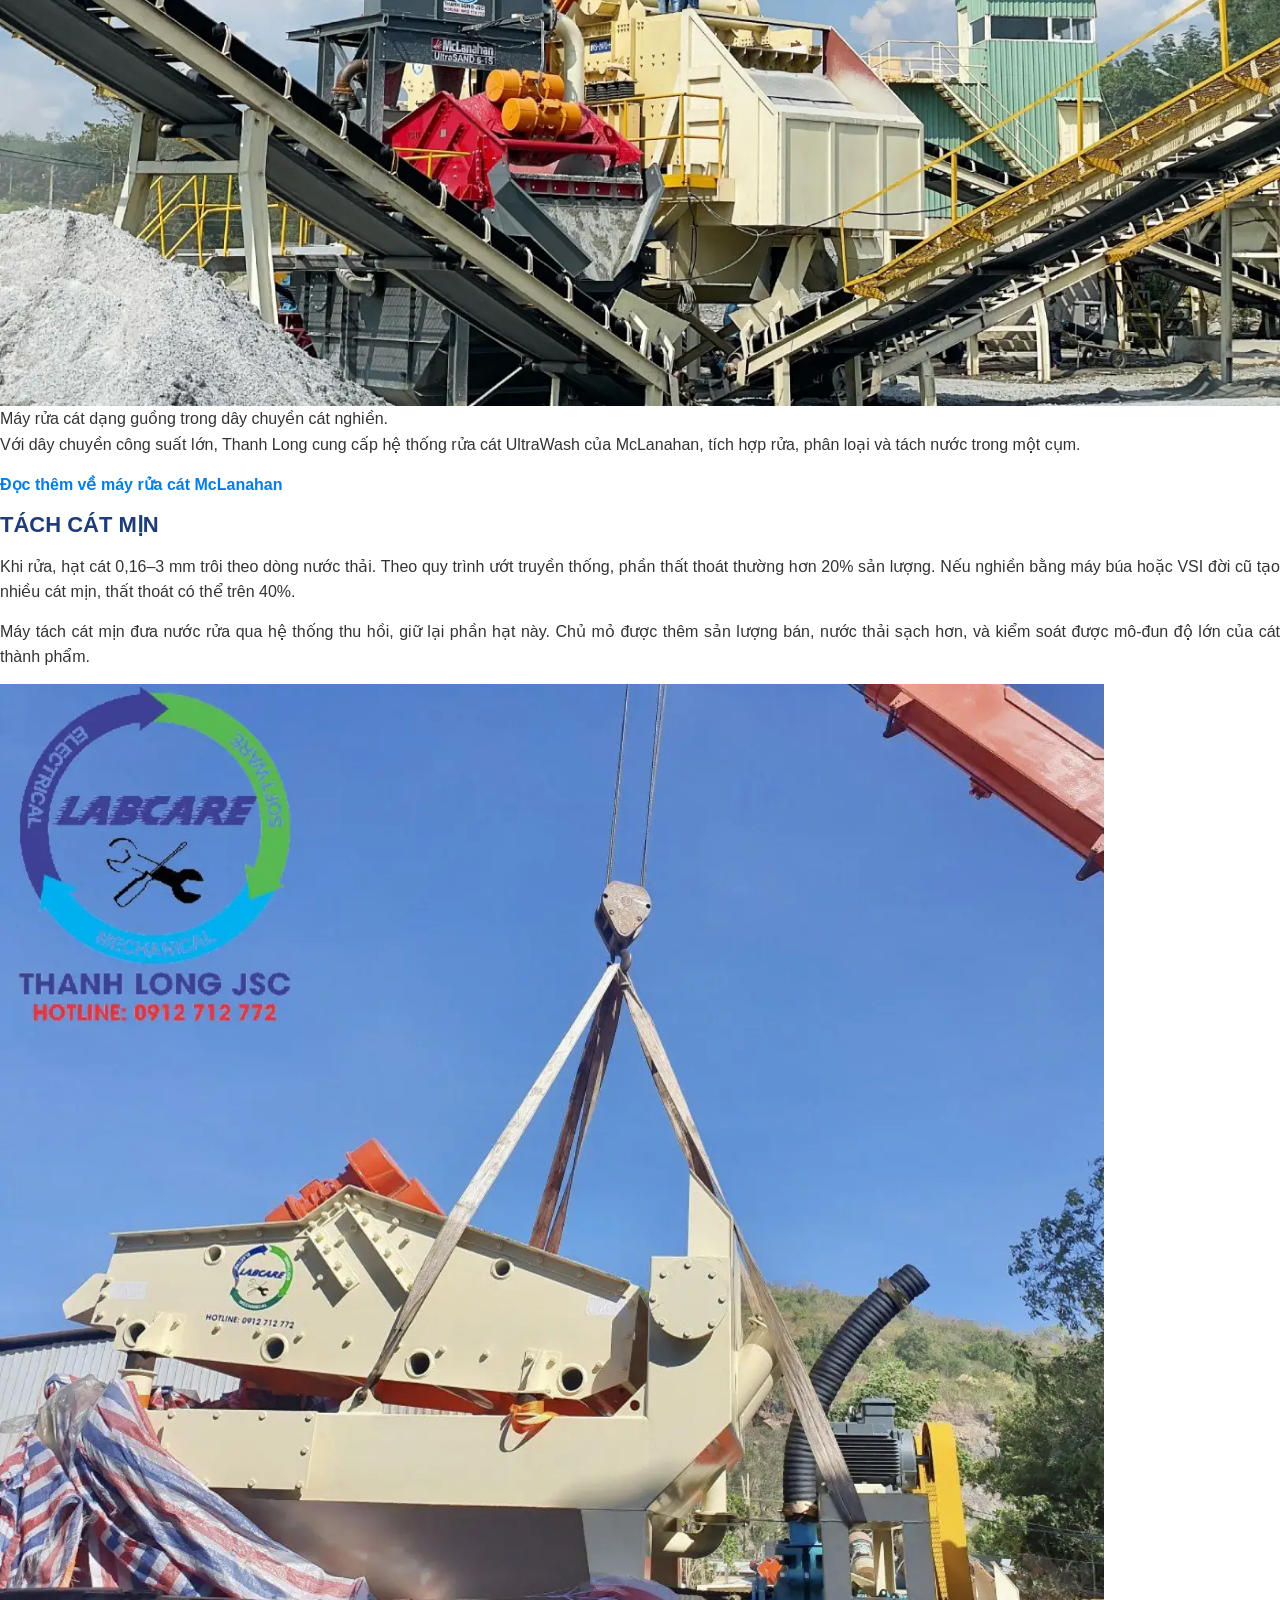
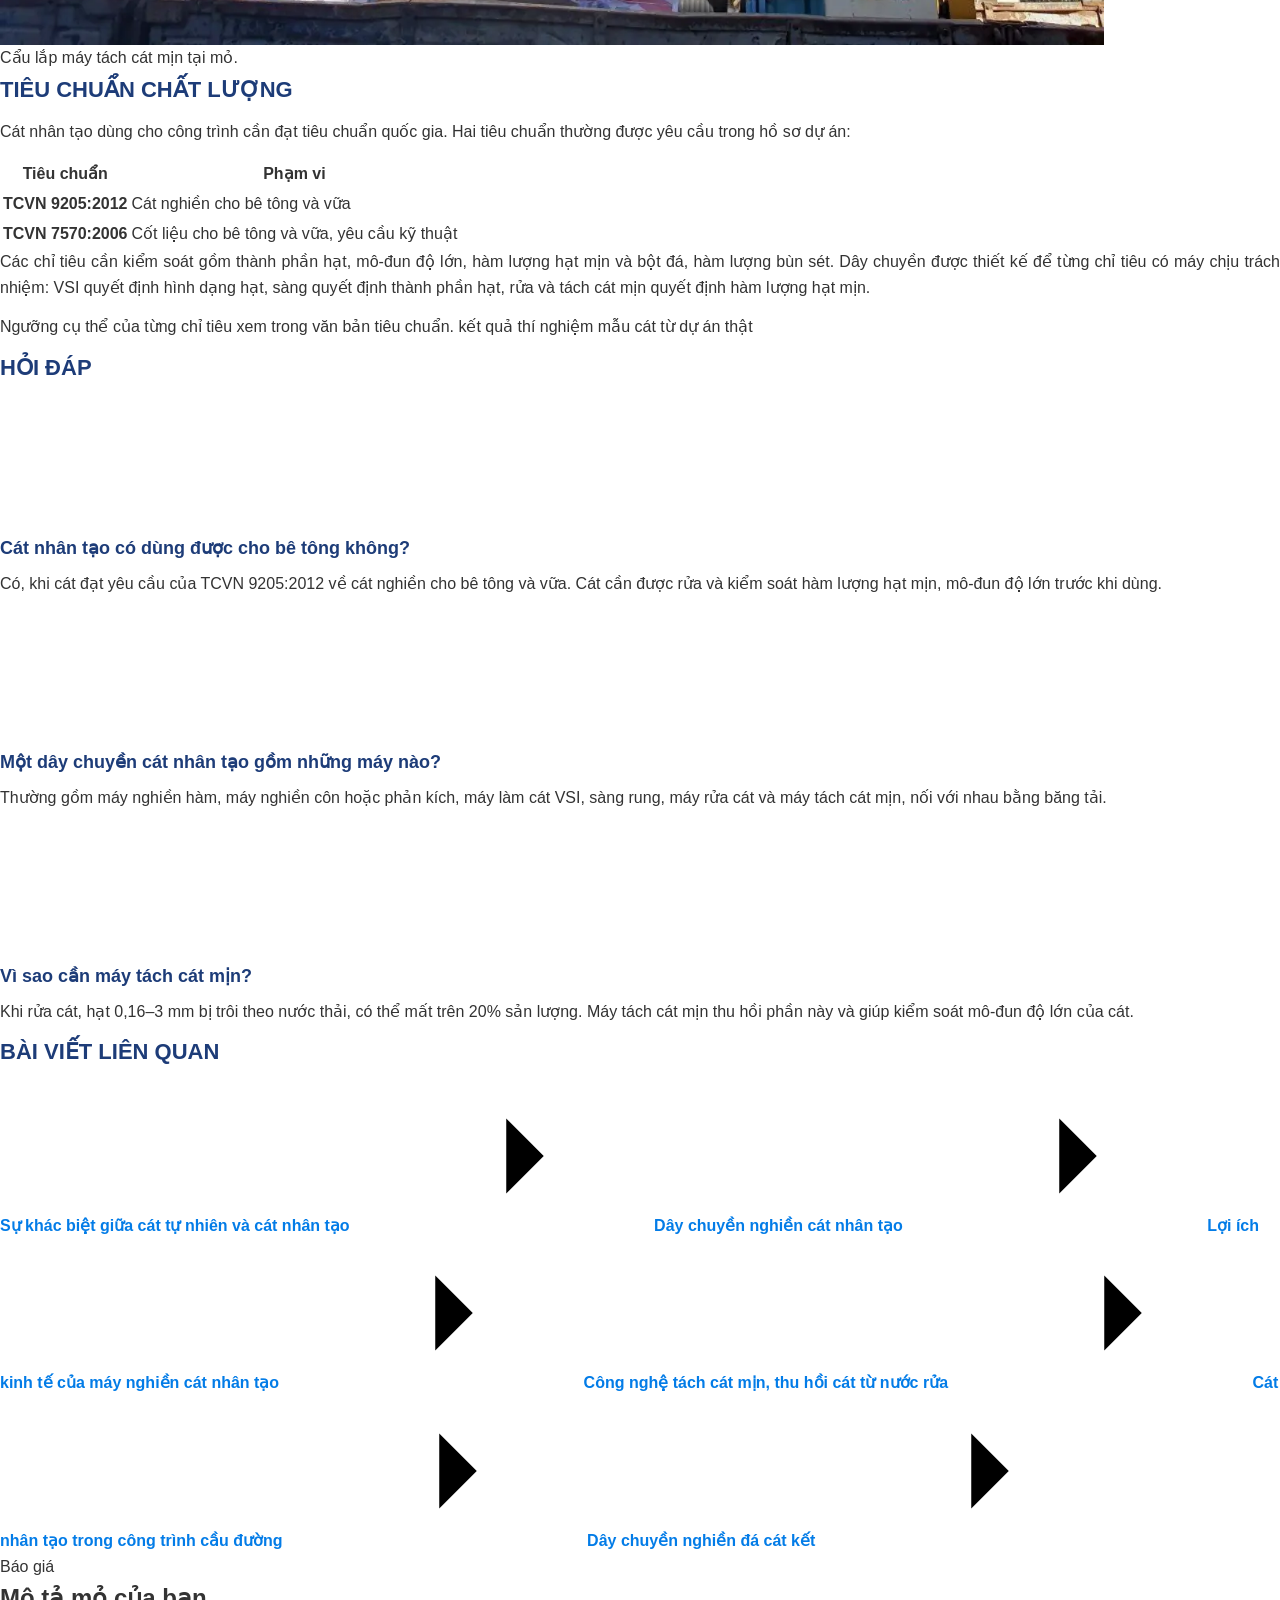
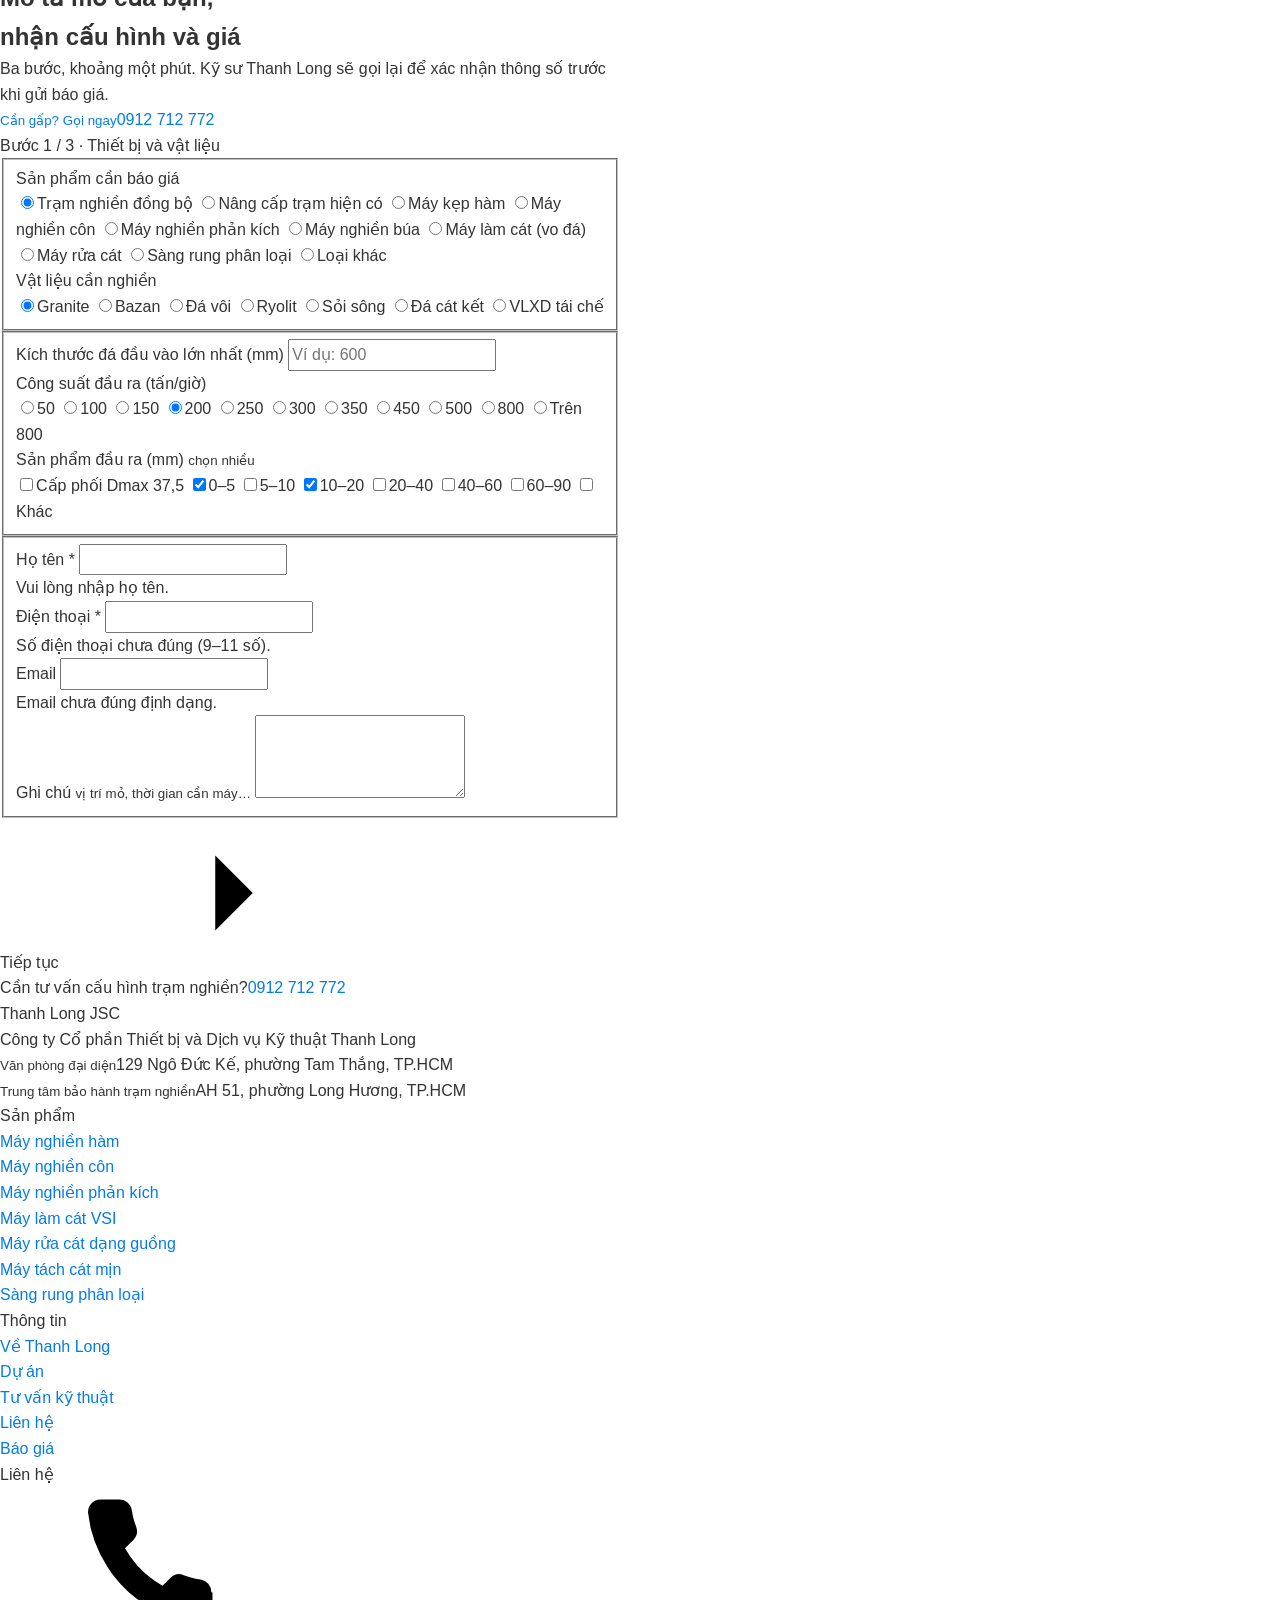
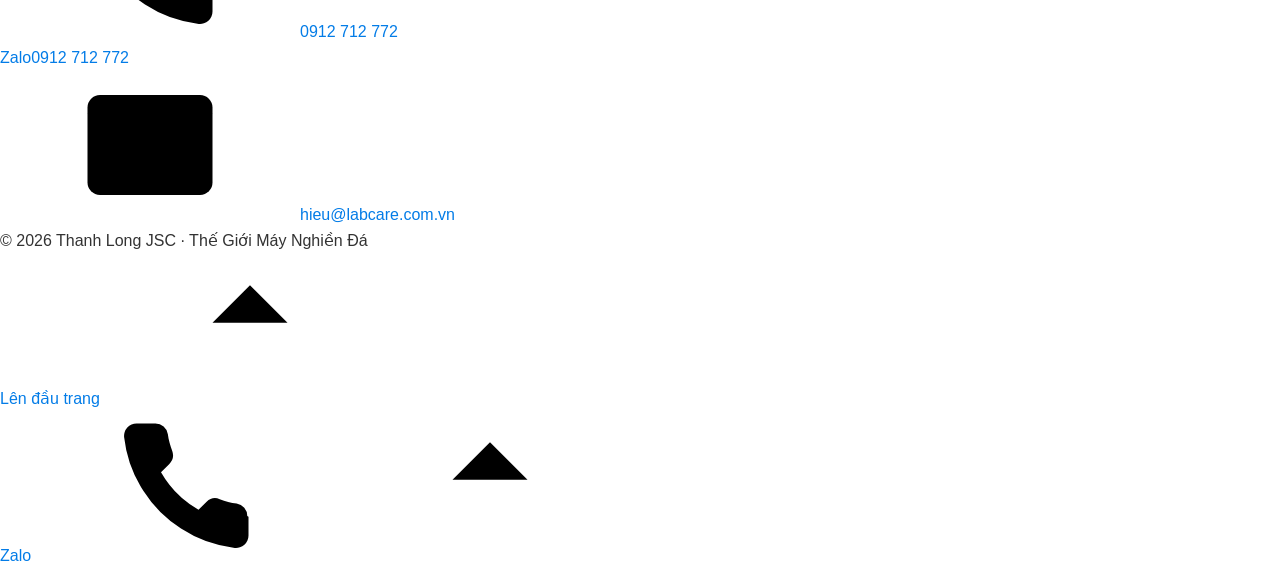
<file: cat-nhan-tao/index.html>
<!doctype html>
<html lang="vi">
<head>
  <meta charset="utf-8">
  <meta name="viewport" content="width=device-width, initial-scale=1">
  <title>Cát nhân tạo: máy làm cát VSI, rửa cát, dây chuyền | Thanh Long</title>
  <meta name="description" content="Cát nhân tạo (cát nghiền) thay cát tự nhiên trong bê tông, vữa. Dây chuyền gồm máy nghiền, máy làm cát VSI, sàng, máy rửa cát, máy tách cát mịn. Tư vấn: 0912 712 772.">
  <link rel="canonical" href="https://thegioimaynghienda.com/cat-nhan-tao/">
  <meta property="og:locale" content="vi_VN">
  <meta property="og:type" content="website">
  <meta property="og:title" content="Cát nhân tạo và dây chuyền cát nghiền | Thanh Long JSC">
  <meta property="og:image" content="../assets/img/cat-nhan-tao.webp">
  <meta name="theme-color" content="#15171a">
  <link rel="icon" href="../assets/img/logo.webp" type="image/webp">
  <link rel="preconnect" href="https://fonts.googleapis.com">
  <link rel="preconnect" href="https://fonts.gstatic.com" crossorigin>
  <link href="https://fonts.googleapis.com/css2?family=Archivo:wdth,wght@62..125,500..800&family=Be+Vietnam+Pro:wght@400;500;600&family=JetBrains+Mono:wght@500&display=swap" rel="stylesheet">
  <link rel="stylesheet" href="../assets/css/style.css">
  <script type="application/ld+json">
  {
    "@context": "https://schema.org",
    "@graph": [
      {
        "@type": "CollectionPage",
        "url": "https://thegioimaynghienda.com/cat-nhan-tao/",
        "name": "Cát nhân tạo",
        "dateModified": "2026-10-19",
        "publisher": {"@id": "https://thegioimaynghienda.com/#org"}
      },
      {
        "@type": "BreadcrumbList",
        "itemListElement": [
          {"@type": "ListItem", "position": 1, "name": "Trang chủ", "item": "https://thegioimaynghienda.com/"},
          {"@type": "ListItem", "position": 2, "name": "Cát nhân tạo"}
        ]
      },
      {
        "@type": "FAQPage",
        "mainEntity": [
          {"@type": "Question", "name": "Cát nhân tạo có dùng được cho bê tông không?", "acceptedAnswer": {"@type": "Answer", "text": "Có, khi cát đạt yêu cầu của TCVN 9205:2012 về cát nghiền cho bê tông và vữa. Cát cần được rửa và kiểm soát hàm lượng hạt mịn, mô-đun độ lớn trước khi dùng."}},
          {"@type": "Question", "name": "Một dây chuyền cát nhân tạo gồm những máy nào?", "acceptedAnswer": {"@type": "Answer", "text": "Thường gồm máy nghiền hàm, máy nghiền côn hoặc phản kích, máy làm cát VSI, sàng rung, máy rửa cát và máy tách cát mịn, nối với nhau bằng băng tải."}},
          {"@type": "Question", "name": "Vì sao cần máy tách cát mịn?", "acceptedAnswer": {"@type": "Answer", "text": "Khi rửa cát, hạt 0,16–3 mm bị trôi theo nước thải, có thể mất trên 20% sản lượng. Máy tách cát mịn thu hồi phần này và giúp kiểm soát mô-đun độ lớn của cát."}}
        ]
      }
    ]
  }
  </script>
</head>
<body id="top" data-page="cat-nhan-tao">
  <!-- layout:header — edit here in index.html, then run: python3 tools/sync-layout.py -->
  <a class="skip" href="#main">Bỏ qua, đến nội dung chính</a>

  <svg width="0" height="0" class="sr-only" aria-hidden="true">
    <symbol id="i-phone" viewBox="0 0 24 24"><path d="M22 16.9v3a2 2 0 0 1-2.2 2 19.8 19.8 0 0 1-8.6-3.1 19.5 19.5 0 0 1-6-6A19.8 19.8 0 0 1 2.1 4.2 2 2 0 0 1 4.1 2h3a2 2 0 0 1 2 1.7c.1.9.4 1.8.7 2.7a2 2 0 0 1-.5 2.1L8 9.8a16 16 0 0 0 6 6l1.3-1.3a2 2 0 0 1 2.1-.4c.9.3 1.8.6 2.7.7a2 2 0 0 1 1.7 2z"/></symbol>
    <symbol id="i-arrow" viewBox="0 0 24 24"><path d="M5 12h14M13 6l6 6-6 6"/></symbol>
    <symbol id="i-chev" viewBox="0 0 24 24"><path d="m6 9 6 6 6-6"/></symbol>
    <symbol id="i-menu" viewBox="0 0 24 24"><path d="M4 7h16M4 12h16M4 17h10"/></symbol>
    <symbol id="i-x" viewBox="0 0 24 24"><path d="M18 6 6 18M6 6l12 12"/></symbol>
    <symbol id="i-check" viewBox="0 0 24 24"><path d="M20 6 9 17l-5-5"/></symbol>
    <symbol id="i-pin" viewBox="0 0 24 24"><path d="M20 10c0 6-8 12-8 12s-8-6-8-12a8 8 0 0 1 16 0z"/><circle cx="12" cy="10" r="3"/></symbol>
    <symbol id="i-mail" viewBox="0 0 24 24"><rect x="2" y="4" width="20" height="16" rx="2"/><path d="m22 7-10 6L2 7"/></symbol>
    <symbol id="i-plus" viewBox="0 0 24 24"><path d="M12 5v14M5 12h14"/></symbol>
    <symbol id="i-up" viewBox="0 0 24 24"><path d="M12 19V5M6 11l6-6 6 6"/></symbol>
    <symbol id="i-quote" viewBox="0 0 24 24"><path d="M3 21c3 0 7-1 7-8V5H3v8h4c0 4-2 5-4 5zM14 21c3 0 7-1 7-8V5h-7v8h4c0 4-2 5-4 5z"/></symbol>
    <symbol id="i-clock" viewBox="0 0 24 24"><circle cx="12" cy="12" r="10"/><path d="M12 6v6l4 2"/></symbol>
    <symbol id="i-doc" viewBox="0 0 24 24"><path d="M14 2H6a2 2 0 0 0-2 2v16a2 2 0 0 0 2 2h12a2 2 0 0 0 2-2V8z"/><path d="M14 2v6h6M8 13h8M8 17h5"/></symbol>
  </svg>

  <div class="topbar">
    <div class="wrap topbar__in">
      <p class="topbar__note"><svg class="ic"><use href="#i-pin"/></svg>Trung tâm bảo hành trạm nghiền: AH 51, phường Long Hương, TP.HCM</p>
      <div class="topbar__links">
        <a href="mailto:hieu@labcare.com.vn"><svg class="ic"><use href="#i-mail"/></svg>hieu@labcare.com.vn</a>
        <a href="tel:0912712772" class="topbar__hot"><svg class="ic"><use href="#i-phone"/></svg>0912 712 772</a>
      </div>
    </div>
  </div>

  <header class="hdr" id="hdr">
    <div class="wrap hdr__in">
      <a class="brand" href="../" aria-label="Thanh Long JSC, trang chủ">
        <img src="../assets/img/logo.webp" alt="" width="40" height="39">
        <span class="brand__txt"><b>Thanh Long</b><small>Thế Giới Máy Nghiền Đá</small></span>
      </a>

      <nav class="nav" aria-label="Điều hướng chính">
        <ul class="nav__list">
          <li class="nav__item has-mega">
            <button class="nav__link" data-nav="san-pham" aria-expanded="false" aria-controls="mega">Sản phẩm<svg class="ic"><use href="#i-chev"/></svg></button>
            <div class="mega" id="mega">
              <div class="wrap mega__in">
                <div class="mega__col">
                  <a class="mega__h" href="../may-nghien-da/">Máy nghiền đá<svg class="ic"><use href="#i-arrow"/></svg></a>
                  <a href="../may-nghien-da/may-nghien-ham/">Máy nghiền hàm (kẹp hàm)</a>
                  <a href="../may-nghien-da/#may-nghien-con">Máy nghiền côn</a>
                  <a href="../may-nghien-da/#may-nghien-phan-kich">Máy nghiền phản kích</a>
                  <a href="../may-nghien-da/#may-nghien-bua">Máy nghiền búa</a>
                  <a href="../may-nghien-da/#tram-di-dong">Trạm nghiền di động</a>
                </div>
                <div class="mega__col">
                  <a class="mega__h" href="../cat-nhan-tao/">Cát nhân tạo<svg class="ic"><use href="#i-arrow"/></svg></a>
                  <a href="../cat-nhan-tao/may-lam-cat-vsi/">Máy làm cát VSI (vo đá)</a>
                  <a href="../cat-nhan-tao/#day-chuyen">Dây chuyền cát nhân tạo</a>
                  <p class="mega__h">Rửa &amp; thu hồi cát</p>
                  <a href="../cat-nhan-tao/#rua-cat">Máy rửa cát dạng guồng</a>
                  <a href="../cat-nhan-tao/#tach-cat-min">Máy tách cát mịn</a>
                  <a href="../cat-nhan-tao/#rua-cat">Rửa cát UltraWash McLanahan</a>
                </div>
                <div class="mega__col">
                  <a class="mega__h" href="../may-nghien-da/#cau-hinh">Dây chuyền nghiền sàng<svg class="ic"><use href="#i-arrow"/></svg></a>
                  <a href="../may-nghien-da/#sang-rung">Sàng rung phân loại</a>
                  <a href="../may-nghien-da/#cau-hinh">Cấu hình theo công suất</a>
                  <p class="mega__h">Dịch vụ</p>
                  <a href="../gioi-thieu/#quy-trinh">Khảo sát, lắp đặt, chạy thử</a>
                  <a href="../gioi-thieu/#quy-trinh">Bảo trì, phụ tùng</a>
                  <a href="#bao-gia">Nâng cấp trạm hiện có</a>
                </div>
                <a class="mega__feat" href="../may-nghien-da/#cau-hinh">
                  <img src="../assets/img/tram-thanh-long.webp" alt="Trạm nghiền đá Thanh Long đang vận hành" loading="lazy" width="560" height="420">
                  <span><small>Chưa biết chọn máy nào?</small>Cấu hình dây chuyền theo công suất mỏ<svg class="ic"><use href="#i-arrow"/></svg></span>
                </a>
              </div>
            </div>
          </li>
          <li class="nav__item"><a class="nav__link" data-nav="may-nghien-da" href="../may-nghien-da/">Máy nghiền đá</a></li>
          <li class="nav__item"><a class="nav__link" data-nav="cat-nhan-tao" href="../cat-nhan-tao/">Cát nhân tạo</a></li>
          <li class="nav__item"><a class="nav__link" href="../#du-an">Dự án</a></li>
          <li class="nav__item"><a class="nav__link" data-nav="gioi-thieu" href="../gioi-thieu/">Về Thanh Long</a></li>
          <li class="nav__item"><a class="nav__link" data-nav="lien-he" href="../lien-he/">Liên hệ</a></li>
        </ul>
      </nav>

      <div class="hdr__cta">
        <a class="hdr__phone" href="tel:0912712772"><svg class="ic"><use href="#i-phone"/></svg><span><small>Kỹ sư tư vấn</small>0912 712 772</span></a>
        <a class="btn btn--accent btn--sm" href="#bao-gia">Nhận báo giá</a>
        <button class="burger" id="burger" aria-label="Mở menu" aria-expanded="false" aria-controls="drawer"><svg class="ic"><use href="#i-menu"/></svg></button>
      </div>
    </div>
  </header>

  <div class="drawer" id="drawer" aria-hidden="true">
    <div class="drawer__scrim" data-close></div>
    <div class="drawer__panel" role="dialog" aria-modal="true" aria-label="Menu">
      <div class="drawer__top">
        <span class="brand__txt"><b>Thanh Long</b><small>Thế Giới Máy Nghiền Đá</small></span>
        <button class="drawer__close" data-close aria-label="Đóng menu"><svg class="ic"><use href="#i-x"/></svg></button>
      </div>
      <nav class="drawer__nav" aria-label="Menu di động">
        <div class="acc">
          <button class="acc__btn" aria-expanded="false">Máy nghiền đá<svg class="ic"><use href="#i-plus"/></svg></button>
          <div class="acc__body"><div>
            <a href="../may-nghien-da/">Tổng quan các dòng máy</a>
            <a href="../may-nghien-da/may-nghien-ham/">Máy nghiền hàm</a>
            <a href="../may-nghien-da/#may-nghien-con">Máy nghiền côn</a>
            <a href="../may-nghien-da/#may-nghien-phan-kich">Máy nghiền phản kích</a>
            <a href="../may-nghien-da/#cau-hinh">Dây chuyền theo công suất</a>
          </div></div>
        </div>
        <div class="acc">
          <button class="acc__btn" aria-expanded="false">Cát nhân tạo<svg class="ic"><use href="#i-plus"/></svg></button>
          <div class="acc__body"><div>
            <a href="../cat-nhan-tao/">Tổng quan cát nhân tạo</a>
            <a href="../cat-nhan-tao/may-lam-cat-vsi/">Máy làm cát VSI</a>
            <a href="../cat-nhan-tao/#rua-cat">Máy rửa cát</a>
            <a href="../cat-nhan-tao/#tach-cat-min">Máy tách cát mịn</a>
          </div></div>
        </div>
        <a href="../#du-an">Dự án</a>
        <a href="../gioi-thieu/">Về Thanh Long</a>
        <a href="../lien-he/">Liên hệ</a>
      </nav>
      <div class="drawer__foot">
        <a class="btn btn--accent btn--block" href="#bao-gia">Nhận báo giá</a>
        <a class="btn btn--line btn--block" href="tel:0912712772"><svg class="ic"><use href="#i-phone"/></svg>Gọi 0912 712 772</a>
      </div>
    </div>
  </div>
  <!-- /layout:header -->

  <main id="main">
    <section class="phero">
      <div class="wrap">
        <ol class="crumbs" aria-label="Breadcrumb">
          <li><a href="../">Trang chủ</a></li>
          <li><span aria-current="page">Cát nhân tạo</span></li>
        </ol>
        <div class="phero__in">
          <div>
            <p class="eyebrow eyebrow--light">Cát nhân tạo</p>
            <h1>Cát nhân tạo <em>&amp; dây chuyền</em> cát nghiền</h1>
            <p class="phero__lead">Cát nhân tạo (cát nghiền) là cát sản xuất bằng cách nghiền đá hoặc sỏi tới cỡ hạt dưới 5 mm, dùng thay cát tự nhiên trong bê tông và vữa. Dây chuyền gồm máy nghiền, <strong>máy làm cát VSI</strong>, sàng, máy rửa cát và máy tách cát mịn; chất lượng cát đánh giá theo <strong>TCVN 9205:2012</strong>.</p>
            <p class="phero__meta"><span><svg class="ic"><use href="#i-clock"/></svg>Cập nhật 19.10.2026</span><span>Biên soạn: <span class="todo">kỹ sư phụ trách</span></span></p>
          </div>
          <figure class="phero__img"><img src="../assets/img/cat-nhan-tao.webp" alt="Cát nhân tạo sau nghiền trên tay kỹ sư" width="1152" height="800" fetchpriority="high"></figure>
        </div>
      </div>
    </section>

    <div class="kstrip">
      <dl class="wrap kstrip__in">
        <div><dt>Tỷ lệ cát (VSI)</dt><dd>35–50%</dd></div>
        <div><dt>Động cơ VSI</dt><dd>110–150 kW</dd></div>
        <div><dt>Cát mịn thu hồi</dt><dd>0,16–3 mm</dd></div>
        <div><dt>Tiêu chuẩn</dt><dd>TCVN 9205:2012</dd></div>
      </dl>
    </div>

    <div class="wrap doc">
      <div class="toc-wrap">
        <nav class="toc" aria-label="Mục lục">
          <p class="toc__h">Trên trang này</p>
          <ol>
            <li><a href="#la-gi">Cát nhân tạo là gì</a></li>
            <li><a href="#so-sanh">So với cát tự nhiên</a></li>
            <li><a href="#day-chuyen">Dây chuyền</a></li>
            <li><a href="#vsi">Máy làm cát VSI</a></li>
            <li><a href="#rua-cat">Rửa cát</a></li>
            <li><a href="#tach-cat-min">Tách cát mịn</a></li>
            <li><a href="#tieu-chuan">Tiêu chuẩn chất lượng</a></li>
            <li><a href="#hoi-dap">Hỏi đáp</a></li>
            <li><a href="#bai-viet">Bài viết liên quan</a></li>
          </ol>
          <div class="toc__cta"><p>Tính cấu hình cát cho mỏ của bạn</p><a href="#bao-gia">Nhận báo giá →</a></div>
          <span class="toc__bar" aria-hidden="true"><span></span></span>
        </nav>
      </div>

      <article class="prose">
        <section id="la-gi">
          <h2>Cát nhân tạo là gì</h2>
          <p class="lede">Cát nhân tạo là cốt liệu nhỏ làm ra trong nhà máy, từ đá granite, bazan, đá vôi, đá cát kết hoặc sỏi sông, thay vì hút từ lòng sông.</p>
          <p>Cát tự nhiên là tài nguyên không tái tạo kịp và đang cạn dần, việc khai thác ngày càng bị siết. Cát nghiền giải quyết bài toán nguồn cung: mỏ đá nào cũng có thể sản xuất cát ngay tại chỗ, với cỡ hạt kiểm soát được theo đơn hàng.</p>
          <ul class="dots">
            <li>Bê tông thương phẩm, cấu kiện đúc sẵn, gạch không nung.</li>
            <li>Vữa xây, vữa trát.</li>
            <li>Công trình cầu đường, cao tốc cần nguồn cát ổn định khối lượng lớn.</li>
          </ul>
        </section>

        <section id="so-sanh">
          <h2>So với cát tự nhiên</h2>
          <div class="tbl-wrap">
            <table class="tbl">
              <thead><tr><th scope="col">Tiêu chí</th><th scope="col">Cát tự nhiên</th><th scope="col" class="hl">Cát nhân tạo</th></tr></thead>
              <tbody>
                <tr><th scope="row">Nguồn cung</th><td>Phụ thuộc mùa, quy định khai thác</td><td class="hl">Ổn định, sản xuất tại mỏ</td></tr>
                <tr><th scope="row">Hình dạng hạt</th><td>Tròn, nhẵn</td><td class="hl">Góc cạnh, dạng khối</td></tr>
                <tr><th scope="row">Cỡ hạt</th><td>Theo nguồn, khó điều chỉnh</td><td class="hl">Chỉnh được qua VSI và sàng</td></tr>
                <tr><th scope="row">Hạt mịn, bột đá</th><td>Thường ít</td><td class="hl">Cần kiểm soát bằng rửa, tách mịn</td></tr>
                <tr><th scope="row">Tạp chất</th><td>Có thể lẫn bùn, sét, hữu cơ</td><td class="hl">Ít tạp chất hữu cơ</td></tr>
                <tr><th scope="row">Môi trường</th><td>Ảnh hưởng lòng sông</td><td class="hl">Tận dụng đá thải của mỏ</td></tr>
              </tbody>
            </table>
          </div>
        </section>

        <section id="day-chuyen">
          <h2>Dây chuyền cát nhân tạo</h2>
          <p>Một dây chuyền đầy đủ có sáu công đoạn. Mỏ đang sản xuất đá có thể chỉ cần bổ sung từ bước 4.</p>
          <ol class="steps">
            <li><h3>Nghiền thô</h3><p><a href="../may-nghien-da/may-nghien-ham/">Máy nghiền hàm</a> bẻ đá hộc.</p></li>
            <li><h3>Nghiền trung</h3><p><a href="../may-nghien-da/#may-nghien-con">Máy côn</a> hoặc <a href="../may-nghien-da/#may-nghien-phan-kich">phản kích</a> tạo đá dăm.</p></li>
            <li><h3>Sàng</h3><p><a href="../may-nghien-da/#sang-rung">Sàng rung</a> tách cỡ, đưa đá nhỏ sang VSI.</p></li>
            <li><h3>Làm cát</h3><p><a href="may-lam-cat-vsi/">Máy VSI</a> vo đá thành cát.</p></li>
            <li><h3>Rửa cát</h3><p>Guồng rửa loại bùn, sét, tách nước.</p></li>
            <li><h3>Thu hồi cát mịn</h3><p>Máy tách cát mịn lấy lại hạt 0,16–3 mm.</p></li>
          </ol>
          <figure>
            <img src="../assets/img/du-an-soi.webp" alt="Dây chuyền nghiền cát từ sỏi sông" loading="lazy" width="566" height="400">
            <figcaption>Dây chuyền nghiền cát từ sỏi sông do Thanh Long lắp đặt.</figcaption>
          </figure>
        </section>

        <section id="vsi">
          <h2>Máy làm cát VSI</h2>
          <p>VSI (máy nghiền trục đứng) ném đá với tốc độ cao để đá va vào đá. Hạt ra có dạng khối, phù hợp bê tông. Dòng VSI Thanh Long chạy rôto 1.500–2.500 vòng/phút với động cơ 110–150 kW, cho tỷ lệ cát 35–50%.</p>
          <div class="note">
            <svg class="ic" aria-hidden="true"><use href="#i-doc"/></svg>
            <p>So với máy VSI thông thường, VSI Thanh Long tiết kiệm khoảng 1,73 tỷ đồng tiền điện và vật tư mỗi năm. <a href="may-lam-cat-vsi/#tiet-kiem">Xem bảng so sánh và tự tính theo sản lượng mỏ</a>.</p>
          </div>
          <a class="btn btn--dark" href="may-lam-cat-vsi/">Xem thông số máy VSI<svg class="ic"><use href="#i-arrow"/></svg></a>
        </section>

        <section id="rua-cat">
          <h2>Rửa cát</h2>
          <p>Cát sau nghiền và cát đồi thường lẫn đất sét, bùn và bột đá. Máy rửa cát dạng guồng khuấy cát trong nước, cho tạp chất nhẹ trôi đi, rồi vớt cát sạch lên và tách bớt nước.</p>
          <figure>
            <img src="../assets/img/rua-cat.webp" alt="Máy rửa cát dạng guồng Thanh Long" loading="lazy" width="1400" height="840">
            <figcaption>Máy rửa cát dạng guồng trong dây chuyền cát nghiền.</figcaption>
          </figure>
          <p>Với dây chuyền công suất lớn, Thanh Long cung cấp hệ thống rửa cát UltraWash của McLanahan, tích hợp rửa, phân loại và tách nước trong một cụm.</p>
          <p><a href="https://thegioimaynghienda.com/may-rua-cat-xay-dung-mclanahan-thiet-bi-rua-cat-hien-dai-nhat-the-gioi/">Đọc thêm về máy rửa cát McLanahan</a></p>
        </section>

        <section id="tach-cat-min">
          <h2>Tách cát mịn</h2>
          <p>Khi rửa, hạt cát 0,16–3 mm trôi theo dòng nước thải. Theo quy trình ướt truyền thống, phần thất thoát thường hơn 20% sản lượng. Nếu nghiền bằng máy búa hoặc VSI đời cũ tạo nhiều cát mịn, thất thoát có thể trên 40%.</p>
          <p>Máy tách cát mịn đưa nước rửa qua hệ thống thu hồi, giữ lại phần hạt này. Chủ mỏ được thêm sản lượng bán, nước thải sạch hơn, và kiểm soát được mô-đun độ lớn của cát thành phẩm.</p>
          <figure>
            <img src="../assets/img/tach-cat-min.webp" alt="Lắp đặt máy tách cát mịn" loading="lazy" width="1104" height="960">
            <figcaption>Cẩu lắp máy tách cát mịn tại mỏ.</figcaption>
          </figure>
        </section>

        <section id="tieu-chuan">
          <h2>Tiêu chuẩn chất lượng</h2>
          <p>Cát nhân tạo dùng cho công trình cần đạt tiêu chuẩn quốc gia. Hai tiêu chuẩn thường được yêu cầu trong hồ sơ dự án:</p>
          <div class="tbl-wrap">
            <table class="tbl">
              <thead><tr><th scope="col">Tiêu chuẩn</th><th scope="col">Phạm vi</th></tr></thead>
              <tbody>
                <tr><th scope="row">TCVN 9205:2012</th><td>Cát nghiền cho bê tông và vữa</td></tr>
                <tr><th scope="row">TCVN 7570:2006</th><td>Cốt liệu cho bê tông và vữa, yêu cầu kỹ thuật</td></tr>
              </tbody>
            </table>
          </div>
          <p>Các chỉ tiêu cần kiểm soát gồm thành phần hạt, mô-đun độ lớn, hàm lượng hạt mịn và bột đá, hàm lượng bùn sét. Dây chuyền được thiết kế để từng chỉ tiêu có máy chịu trách nhiệm: VSI quyết định hình dạng hạt, sàng quyết định thành phần hạt, rửa và tách cát mịn quyết định hàm lượng hạt mịn.</p>
          <p class="cite">Ngưỡng cụ thể của từng chỉ tiêu xem trong văn bản tiêu chuẩn. <span class="todo">kết quả thí nghiệm mẫu cát từ dự án thật</span></p>
        </section>

        <section id="hoi-dap">
          <h2>Hỏi đáp</h2>
          <div class="faq__list">
            <div class="qa">
              <h3><button aria-expanded="false" aria-controls="ca1" id="cq1">Cát nhân tạo có dùng được cho bê tông không?<svg class="ic"><use href="#i-plus"/></svg></button></h3>
              <div class="qa__a" id="ca1" role="region" aria-labelledby="cq1"><div><p>Có, khi cát đạt yêu cầu của TCVN 9205:2012 về cát nghiền cho bê tông và vữa. Cát cần được rửa và kiểm soát hàm lượng hạt mịn, mô-đun độ lớn trước khi dùng.</p></div></div>
            </div>
            <div class="qa">
              <h3><button aria-expanded="false" aria-controls="ca2" id="cq2">Một dây chuyền cát nhân tạo gồm những máy nào?<svg class="ic"><use href="#i-plus"/></svg></button></h3>
              <div class="qa__a" id="ca2" role="region" aria-labelledby="cq2"><div><p>Thường gồm máy nghiền hàm, máy nghiền côn hoặc phản kích, máy làm cát VSI, sàng rung, máy rửa cát và máy tách cát mịn, nối với nhau bằng băng tải.</p></div></div>
            </div>
            <div class="qa">
              <h3><button aria-expanded="false" aria-controls="ca3" id="cq3">Vì sao cần máy tách cát mịn?<svg class="ic"><use href="#i-plus"/></svg></button></h3>
              <div class="qa__a" id="ca3" role="region" aria-labelledby="cq3"><div><p>Khi rửa cát, hạt 0,16–3 mm bị trôi theo nước thải, có thể mất trên 20% sản lượng. Máy tách cát mịn thu hồi phần này và giúp kiểm soát mô-đun độ lớn của cát.</p></div></div>
            </div>
          </div>
        </section>

        <section id="bai-viet">
          <h2>Bài viết liên quan</h2>
          <nav class="rel" aria-label="Bài viết liên quan">
            <a href="https://thegioimaynghienda.com/su-khac-biet-giua-cat-tu-nhien-va-cat-nhan-tao/">Sự khác biệt giữa cát tự nhiên và cát nhân tạo<svg class="ic"><use href="#i-arrow"/></svg></a>
            <a href="https://thegioimaynghienda.com/day-chuyen-nghien-cat-nhan-tao-giai-phap-hieu-qua-cho-nganh-xay-dung/">Dây chuyền nghiền cát nhân tạo<svg class="ic"><use href="#i-arrow"/></svg></a>
            <a href="https://thegioimaynghienda.com/loi-ich-kinh-te-cua-may-nghien-cat-nhan-tao/">Lợi ích kinh tế của máy nghiền cát nhân tạo<svg class="ic"><use href="#i-arrow"/></svg></a>
            <a href="https://thegioimaynghienda.com/cong-nghe-tach-cat-min-thu-hoi-cat-tu-nuoc-rua/">Công nghệ tách cát mịn, thu hồi cát từ nước rửa<svg class="ic"><use href="#i-arrow"/></svg></a>
            <a href="https://thegioimaynghienda.com/cat-nhan-tao-trong-cac-cong-trinh-cau-duong/">Cát nhân tạo trong công trình cầu đường<svg class="ic"><use href="#i-arrow"/></svg></a>
            <a href="https://thegioimaynghienda.com/day-chuyen-nghien-da-cat-ket-giai-phap-san-xuat-cat-xay-dung-hieu-qua-va-ben-vung/">Dây chuyền nghiền đá cát kết<svg class="ic"><use href="#i-arrow"/></svg></a>
          </nav>
        </section>
      </article>
    </div>

    <!-- layout:quote — edit here in index.html, then run: python3 tools/sync-layout.py -->
    <section class="sec quote" id="bao-gia">
      <div class="wrap quote__in">
        <div class="quote__l">
          <p class="eyebrow eyebrow--light">Báo giá</p>
          <h2 class="h2">Mô tả mỏ của bạn,<br>nhận cấu hình và giá</h2>
          <p>Ba bước, khoảng một phút. Kỹ sư Thanh Long sẽ gọi lại để xác nhận thông số trước khi gửi báo giá.</p>
          <a class="quote__phone" href="tel:0912712772"><small>Cần gấp? Gọi ngay</small>0912 712 772</a>
        </div>

        <form class="qf" id="qf" novalidate>
          <div class="qf__prog" aria-hidden="true"><span id="qfBar"></span></div>
          <p class="qf__step-l" id="qfStepL">Bước 1 / 3 · Thiết bị và vật liệu</p>

          <fieldset class="qf__step is-on" data-s="0">
            <legend class="sr-only">Thiết bị và vật liệu</legend>
            <p class="qf__q">Sản phẩm cần báo giá</p>
            <div class="pills" data-name="product">
              <label><input type="radio" name="product" value="Trạm nghiền đồng bộ" checked><span>Trạm nghiền đồng bộ</span></label>
              <label><input type="radio" name="product" value="Nâng cấp trạm hiện có"><span>Nâng cấp trạm hiện có</span></label>
              <label><input type="radio" name="product" value="Máy kẹp hàm"><span>Máy kẹp hàm</span></label>
              <label><input type="radio" name="product" value="Máy nghiền côn"><span>Máy nghiền côn</span></label>
              <label><input type="radio" name="product" value="Máy nghiền phản kích"><span>Máy nghiền phản kích</span></label>
              <label><input type="radio" name="product" value="Máy nghiền búa"><span>Máy nghiền búa</span></label>
              <label><input type="radio" name="product" value="Máy nghiền cát nhân tạo (vo đá)"><span>Máy làm cát (vo đá)</span></label>
              <label><input type="radio" name="product" value="Máy rửa cát"><span>Máy rửa cát</span></label>
              <label><input type="radio" name="product" value="Sàng rung phân loại"><span>Sàng rung phân loại</span></label>
              <label><input type="radio" name="product" value="Loại khác"><span>Loại khác</span></label>
            </div>
            <p class="qf__q">Vật liệu cần nghiền</p>
            <div class="pills" data-name="material">
              <label><input type="radio" name="material" value="Đá Granite" checked><span>Granite</span></label>
              <label><input type="radio" name="material" value="Đá Bazan"><span>Bazan</span></label>
              <label><input type="radio" name="material" value="Đá Vôi"><span>Đá vôi</span></label>
              <label><input type="radio" name="material" value="Đá Ryolit"><span>Ryolit</span></label>
              <label><input type="radio" name="material" value="Sỏi sông"><span>Sỏi sông</span></label>
              <label><input type="radio" name="material" value="Đá cát kết"><span>Đá cát kết</span></label>
              <label><input type="radio" name="material" value="Vật liệu xây dựng"><span>VLXD tái chế</span></label>
            </div>
          </fieldset>

          <fieldset class="qf__step" data-s="1">
            <legend class="sr-only">Công suất và sản phẩm đầu ra</legend>
            <div class="fld">
              <label for="feed">Kích thước đá đầu vào lớn nhất (mm)</label>
              <input id="feed" name="feed" type="number" inputmode="numeric" min="1" placeholder="Ví dụ: 600">
            </div>
            <p class="qf__q">Công suất đầu ra (tấn/giờ)</p>
            <div class="pills pills--sm" data-name="capacity">
              <label><input type="radio" name="capacity" value="50"><span>50</span></label>
              <label><input type="radio" name="capacity" value="100"><span>100</span></label>
              <label><input type="radio" name="capacity" value="150"><span>150</span></label>
              <label><input type="radio" name="capacity" value="200" checked><span>200</span></label>
              <label><input type="radio" name="capacity" value="250"><span>250</span></label>
              <label><input type="radio" name="capacity" value="300"><span>300</span></label>
              <label><input type="radio" name="capacity" value="350"><span>350</span></label>
              <label><input type="radio" name="capacity" value="450"><span>450</span></label>
              <label><input type="radio" name="capacity" value="500"><span>500</span></label>
              <label><input type="radio" name="capacity" value="800"><span>800</span></label>
              <label><input type="radio" name="capacity" value="Trên 800"><span>Trên 800</span></label>
            </div>
            <p class="qf__q">Sản phẩm đầu ra (mm) <small>chọn nhiều</small></p>
            <div class="pills pills--sm">
              <label><input type="checkbox" name="output" value="Cấp phối Dmax 37,5"><span>Cấp phối Dmax 37,5</span></label>
              <label><input type="checkbox" name="output" value="0-5" checked><span>0–5</span></label>
              <label><input type="checkbox" name="output" value="5-10"><span>5–10</span></label>
              <label><input type="checkbox" name="output" value="10-20" checked><span>10–20</span></label>
              <label><input type="checkbox" name="output" value="20-40"><span>20–40</span></label>
              <label><input type="checkbox" name="output" value="40-60"><span>40–60</span></label>
              <label><input type="checkbox" name="output" value="60-90"><span>60–90</span></label>
              <label><input type="checkbox" name="output" value="Khác"><span>Khác</span></label>
            </div>
          </fieldset>

          <fieldset class="qf__step" data-s="2">
            <legend class="sr-only">Thông tin liên hệ</legend>
            <div class="fld">
              <label for="name">Họ tên <span aria-hidden="true">*</span></label>
              <input id="name" name="name" autocomplete="name" required>
              <p class="fld__err" id="name-err">Vui lòng nhập họ tên.</p>
            </div>
            <div class="fld-row">
              <div class="fld">
                <label for="phone">Điện thoại <span aria-hidden="true">*</span></label>
                <input id="phone" name="phone" type="tel" inputmode="tel" autocomplete="tel" required pattern="[0-9 +.]{9,15}">
                <p class="fld__err" id="phone-err">Số điện thoại chưa đúng (9–11 số).</p>
              </div>
              <div class="fld">
                <label for="email">Email</label>
                <input id="email" name="email" type="email" autocomplete="email">
                <p class="fld__err" id="email-err">Email chưa đúng định dạng.</p>
              </div>
            </div>
            <div class="fld">
              <label for="note">Ghi chú <small>vị trí mỏ, thời gian cần máy…</small></label>
              <textarea id="note" name="note" rows="3"></textarea>
            </div>
          </fieldset>

          <div class="qf__done" id="qfDone" hidden tabindex="-1">
            <span class="qf__ok"><svg class="ic"><use href="#i-check"/></svg></span>
            <h3>Đã nhận yêu cầu</h3>
            <p>Kỹ sư Thanh Long sẽ gọi lại cho <b id="doneName"></b> để xác nhận thông số.</p>
            <dl class="qf__sum" id="doneSum"></dl>
          </div>

          <div class="qf__nav" id="qfNav">
            <button type="button" class="btn btn--line-l" id="qfBack" hidden>Quay lại</button>
            <button type="button" class="btn btn--accent" id="qfNext">Tiếp tục<svg class="ic"><use href="#i-arrow"/></svg></button>
          </div>
        </form>
      </div>
    </section>
    <!-- /layout:quote -->
  </main>

  <!-- layout:footer — edit here in index.html, then run: python3 tools/sync-layout.py -->
  <footer class="ftr">
    <div class="wrap">
      <div class="ftr__top">
        <p class="ftr__big">Cần tư vấn cấu hình trạm nghiền?<a href="tel:0912712772">0912 712 772</a></p>
      </div>
      <div class="ftr__grid">
        <div>
          <p class="ftr__h">Thanh Long JSC</p>
          <p>Công ty Cổ phần Thiết bị và Dịch vụ Kỹ thuật Thanh Long</p>
          <p class="ftr__addr"><small>Văn phòng đại diện</small>129 Ngô Đức Kế, phường Tam Thắng, TP.HCM</p>
          <p class="ftr__addr"><small>Trung tâm bảo hành trạm nghiền</small>AH 51, phường Long Hương, TP.HCM</p>
        </div>
        <div>
          <p class="ftr__h">Sản phẩm</p>
          <ul>
            <li><a href="../may-nghien-da/may-nghien-ham/">Máy nghiền hàm</a></li>
            <li><a href="../may-nghien-da/#may-nghien-con">Máy nghiền côn</a></li>
            <li><a href="../may-nghien-da/#may-nghien-phan-kich">Máy nghiền phản kích</a></li>
            <li><a href="../cat-nhan-tao/may-lam-cat-vsi/">Máy làm cát VSI</a></li>
            <li><a href="../cat-nhan-tao/#rua-cat">Máy rửa cát dạng guồng</a></li>
            <li><a href="../cat-nhan-tao/#tach-cat-min">Máy tách cát mịn</a></li>
            <li><a href="../may-nghien-da/#sang-rung">Sàng rung phân loại</a></li>
          </ul>
        </div>
        <div>
          <p class="ftr__h">Thông tin</p>
          <ul>
            <li><a href="../gioi-thieu/">Về Thanh Long</a></li>
            <li><a href="../#du-an">Dự án</a></li>
            <li><a href="https://thegioimaynghienda.com/category/tu-van-ky-thuat/">Tư vấn kỹ thuật</a></li>
            <li><a href="../lien-he/">Liên hệ</a></li>
            <li><a href="#bao-gia">Báo giá</a></li>
          </ul>
        </div>
        <div>
          <p class="ftr__h">Liên hệ</p>
          <ul class="ftr__contact">
            <li><a href="tel:0912712772"><svg class="ic"><use href="#i-phone"/></svg>0912 712 772</a></li>
            <li><a href="https://zalo.me/0912712772" rel="noopener"><span class="zl">Zalo</span>0912 712 772</a></li>
            <li><a href="mailto:hieu@labcare.com.vn"><svg class="ic"><use href="#i-mail"/></svg>hieu@labcare.com.vn</a></li>
          </ul>
        </div>
      </div>
      <div class="ftr__bot">
        <p>© 2026 Thanh Long JSC · Thế Giới Máy Nghiền Đá</p>
        <a href="#top" class="lnk lnk--up">Lên đầu trang<svg class="ic"><use href="#i-up"/></svg></a>
      </div>
    </div>
  </footer>

  <div class="fab" id="fab">
    <a class="fab__b fab__b--zalo" href="https://zalo.me/0912712772" rel="noopener" aria-label="Nhắn Zalo 0912 712 772"><span class="zl">Zalo</span></a>
    <a class="fab__b fab__b--call" href="tel:0912712772" aria-label="Gọi 0912 712 772"><svg class="ic"><use href="#i-phone"/></svg></a>
    <a class="fab__b fab__b--top" href="#top" aria-label="Lên đầu trang"><svg class="ic"><use href="#i-up"/></svg></a>
  </div>
  <nav class="mbar" aria-label="Liên hệ nhanh">
    <a href="tel:0912712772"><svg class="ic"><use href="#i-phone"/></svg>Gọi</a>
    <a href="https://zalo.me/0912712772" rel="noopener"><span class="zl">Zalo</span>Nhắn Zalo</a>
    <a href="#bao-gia" class="mbar__q">Nhận báo giá</a>
  </nav>
  <!-- /layout:footer -->

  <script src="../assets/js/main.js" defer></script>
</body>
</html>
</file>
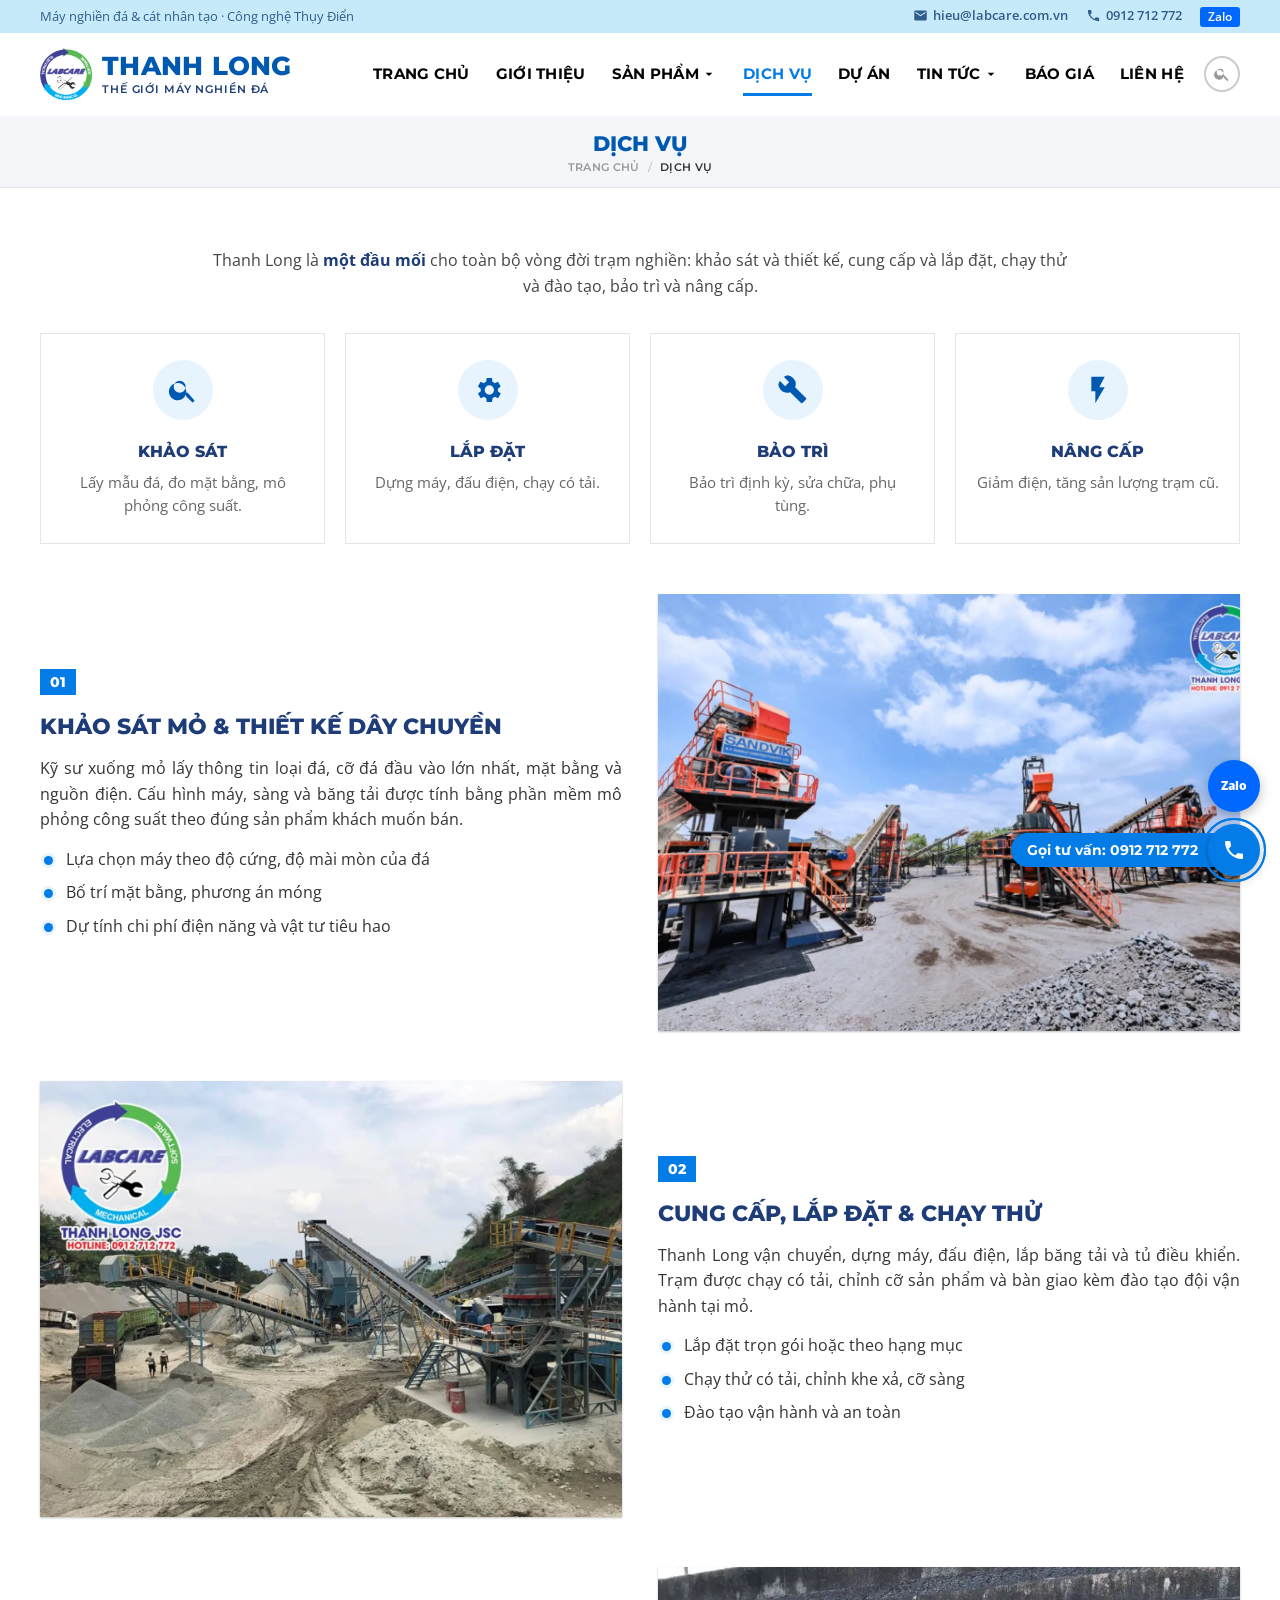
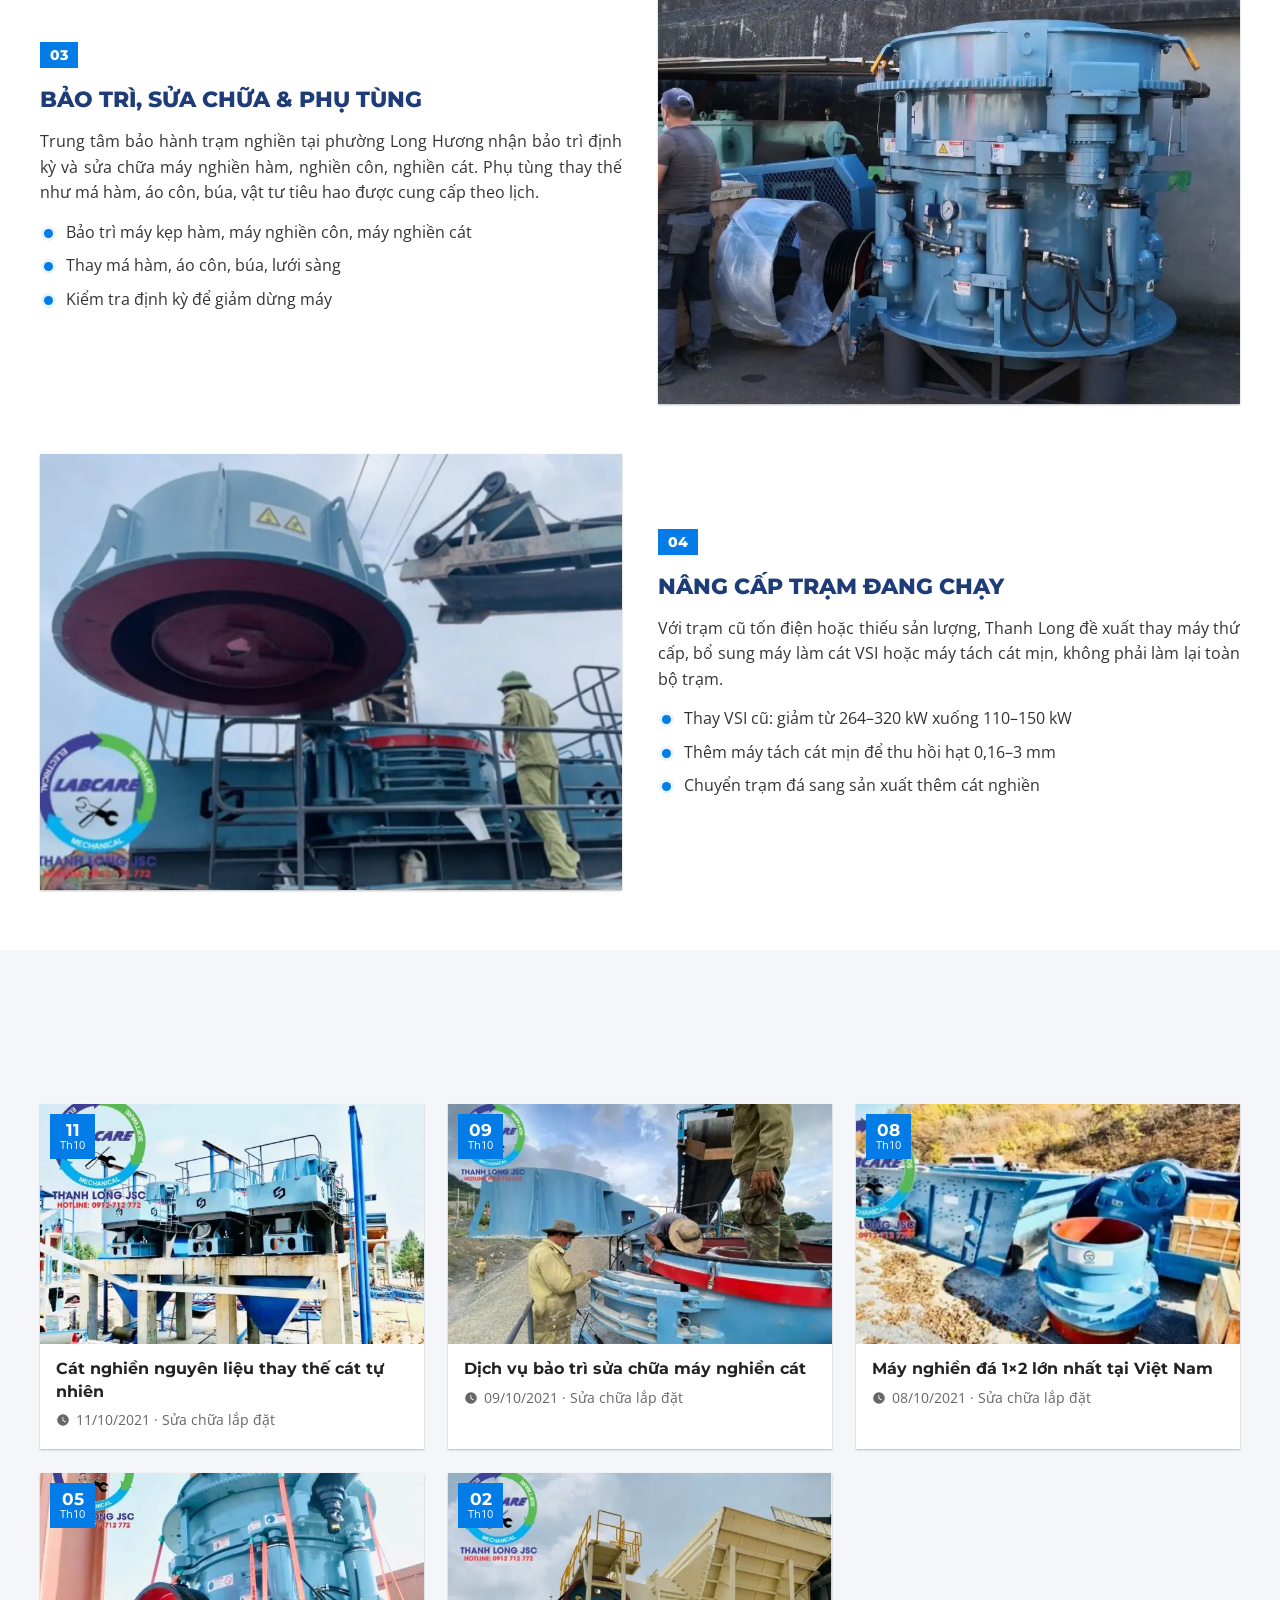
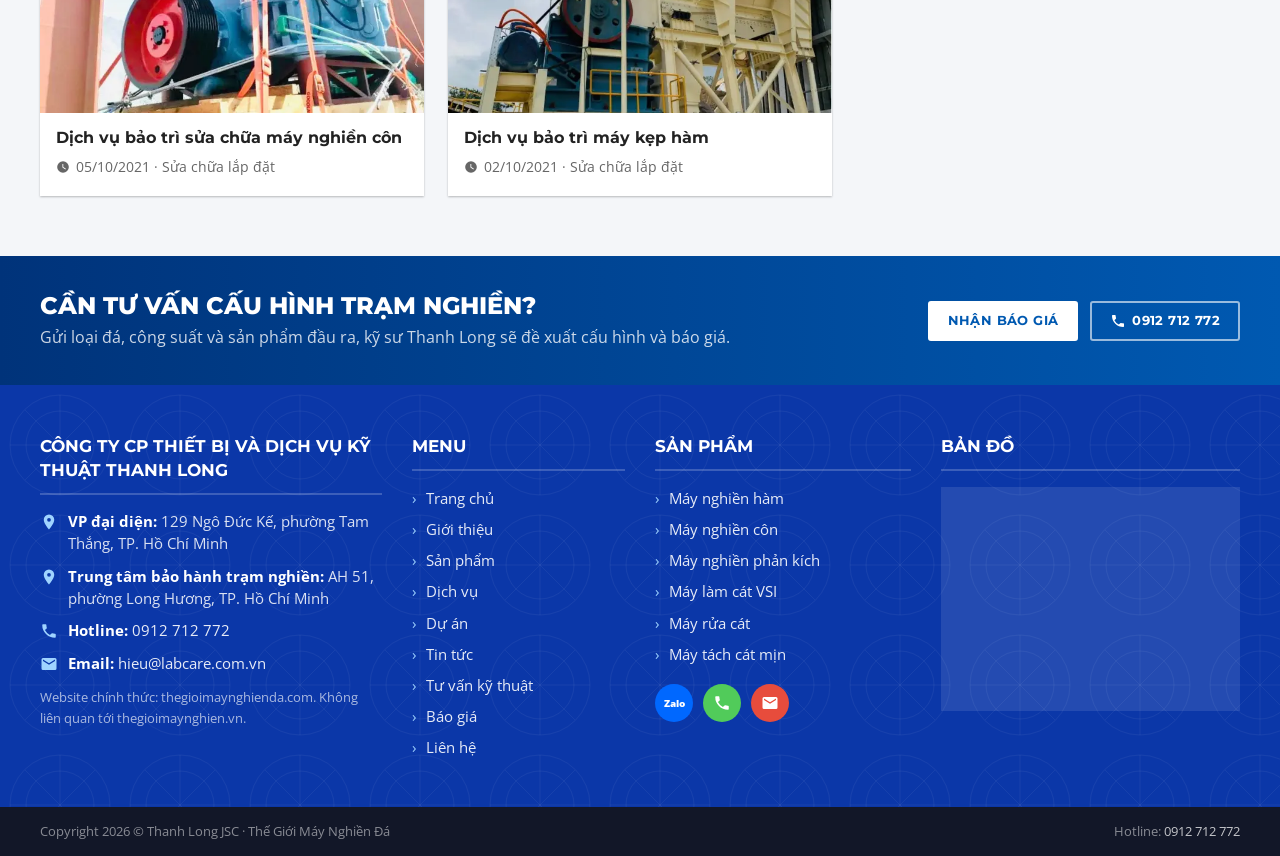
<file: dich-vu/index.html>
<!doctype html>
<html lang="vi">
<head>
  <meta charset="utf-8">
  <meta name="viewport" content="width=device-width, initial-scale=1">
  <title>Dịch vụ lắp đặt, bảo trì, sửa chữa trạm nghiền đá | Thanh Long</title>
  <meta name="description" content="Khảo sát mỏ, thiết kế dây chuyền, lắp đặt, chạy thử, bảo trì, sửa chữa máy nghiền hàm, côn, máy làm cát và nâng cấp trạm nghiền đang chạy.">
  <link rel="canonical" href="https://thegioimaynghienda.com/dich-vu/">
  <meta property="og:locale" content="vi_VN">
  <meta property="og:type" content="website">
  <meta property="og:site_name" content="Thế Giới Máy Nghiền Đá">
  <meta property="og:title" content="Dịch vụ lắp đặt, bảo trì, sửa chữa trạm nghiền đá | Thanh Long">
  <meta property="og:description" content="Khảo sát mỏ, thiết kế dây chuyền, lắp đặt, chạy thử, bảo trì, sửa chữa máy nghiền hàm, côn, máy làm cát và nâng cấp trạm nghiền đang chạy.">
  <meta property="og:image" content="../assets/img/tram-thanh-long.webp">
  <meta name="theme-color" content="#0059b1">
  <link rel="icon" href="../assets/img/logo.webp" type="image/webp">
  <link rel="preconnect" href="https://fonts.googleapis.com">
  <link rel="preconnect" href="https://fonts.gstatic.com" crossorigin>
  <link href="https://fonts.googleapis.com/css2?family=Montserrat:wght@500;600;700;800&family=Open+Sans:wght@400;600;700&display=swap" rel="stylesheet">
  <link rel="stylesheet" href="../assets/css/style.css?v=20261019c">
  <script type="application/ld+json">
{
  "@context": "https://schema.org",
  "@graph": [
    {
      "@type": "BreadcrumbList",
      "itemListElement": [
        {
          "@type": "ListItem",
          "position": 1,
          "name": "Trang chủ",
          "item": "https://thegioimaynghienda.com/"
        },
        {
          "@type": "ListItem",
          "position": 2,
          "name": "Dịch vụ"
        }
      ]
    },
    {
      "@type": "Service",
      "name": "Lắp đặt, bảo trì trạm nghiền đá",
      "provider": {
        "@id": "https://thegioimaynghienda.com/#org"
      },
      "areaServed": "VN",
      "serviceType": [
        "Khảo sát thiết kế dây chuyền",
        "Lắp đặt chạy thử",
        "Bảo trì sửa chữa",
        "Nâng cấp trạm nghiền"
      ]
    }
  ]
}
  </script>
</head>
<body id="top" data-page="dich-vu">
  <!-- layout:header — sửa ở index.html rồi chạy: python3 tools/sync-layout.py -->
  <svg width="0" height="0" style="position:absolute" aria-hidden="true">
    <symbol id="i-phone" viewBox="0 0 24 24"><path d="M6.6 10.8a15.1 15.1 0 0 0 6.6 6.6l2.2-2.2a1 1 0 0 1 1-.25 11.4 11.4 0 0 0 3.6.57 1 1 0 0 1 1 1V20a1 1 0 0 1-1 1A17 17 0 0 1 3 4a1 1 0 0 1 1-1h3.5a1 1 0 0 1 1 1c0 1.25.2 2.45.57 3.57a1 1 0 0 1-.25 1z"/></symbol>
    <symbol id="i-mail" viewBox="0 0 24 24"><path d="M20 4H4a2 2 0 0 0-2 2v12a2 2 0 0 0 2 2h16a2 2 0 0 0 2-2V6a2 2 0 0 0-2-2zm0 4-8 5-8-5V6l8 5 8-5z"/></symbol>
    <symbol id="i-pin" viewBox="0 0 24 24"><path d="M12 2a7 7 0 0 0-7 7c0 5.25 7 13 7 13s7-7.75 7-13a7 7 0 0 0-7-7zm0 9.5A2.5 2.5 0 1 1 12 6.5a2.5 2.5 0 0 1 0 5z"/></symbol>
    <symbol id="i-search" viewBox="0 0 24 24"><path d="M15.5 14h-.8l-.3-.3A6.5 6.5 0 1 0 14 15.5l.3.3v.8l5 5 1.5-1.5zm-6 0A4.5 4.5 0 1 1 14 9.5 4.5 4.5 0 0 1 9.5 14z"/></symbol>
    <symbol id="i-down" viewBox="0 0 24 24"><path d="M7 10l5 5 5-5z"/></symbol>
    <symbol id="i-right" viewBox="0 0 24 24"><path d="M8.6 16.6 13.2 12 8.6 7.4 10 6l6 6-6 6z"/></symbol>
    <symbol id="i-left" viewBox="0 0 24 24"><path d="M15.4 16.6 10.8 12l4.6-4.6L14 6l-6 6 6 6z"/></symbol>
    <symbol id="i-check" viewBox="0 0 24 24"><path d="M12 2a10 10 0 1 0 10 10A10 10 0 0 0 12 2zm-2 15-5-5 1.4-1.4L10 14.2l7.6-7.6L19 8z"/></symbol>
    <symbol id="i-menu" viewBox="0 0 24 24"><path d="M3 6h18v2H3zm0 5h18v2H3zm0 5h18v2H3z"/></symbol>
    <symbol id="i-close" viewBox="0 0 24 24"><path d="M19 6.4 17.6 5 12 10.6 6.4 5 5 6.4 10.6 12 5 17.6 6.4 19 12 13.4 17.6 19 19 17.6 13.4 12z"/></symbol>
    <symbol id="i-up" viewBox="0 0 24 24"><path d="M7.4 15.4 12 10.8l4.6 4.6L18 14l-6-6-6 6z"/></symbol>
    <symbol id="i-plus" viewBox="0 0 24 24"><path d="M19 13h-6v6h-2v-6H5v-2h6V5h2v6h6z"/></symbol>
    <symbol id="i-gear" viewBox="0 0 24 24"><path d="M19.4 13a7.6 7.6 0 0 0 0-2l2.1-1.6-2-3.5-2.5 1a7.3 7.3 0 0 0-1.7-1L15 3h-4l-.4 2.9a7.3 7.3 0 0 0-1.7 1l-2.5-1-2 3.5L6.6 11a7.6 7.6 0 0 0 0 2l-2.1 1.6 2 3.5 2.5-1a7.3 7.3 0 0 0 1.7 1L11 21h4l.4-2.9a7.3 7.3 0 0 0 1.7-1l2.5 1 2-3.5zM13 15.5a3.5 3.5 0 1 1 3.5-3.5 3.5 3.5 0 0 1-3.5 3.5z"/></symbol>
    <symbol id="i-bolt" viewBox="0 0 24 24"><path d="M7 2v11h3v9l7-12h-4l4-8z"/></symbol>
    <symbol id="i-shield" viewBox="0 0 24 24"><path d="M12 1 3 5v6c0 5.6 3.8 10.7 9 12 5.2-1.3 9-6.4 9-12V5zm-2 16-4-4 1.4-1.4 2.6 2.6 6.6-6.6L18 9z"/></symbol>
    <symbol id="i-tool" viewBox="0 0 24 24"><path d="M22.7 19 13.6 9.9a6.4 6.4 0 0 0-1.5-6.9A6.6 6.6 0 0 0 4.7 1.7l4.4 4.4-3 3-4.4-4.4A6.6 6.6 0 0 0 3 12.1a6.4 6.4 0 0 0 6.9 1.5l9.1 9.1a1 1 0 0 0 1.4 0l2.3-2.3a1 1 0 0 0 0-1.4z"/></symbol>
    <symbol id="i-quote" viewBox="0 0 24 24"><path d="M6 17h3l2-4V7H5v6h3zm8 0h3l2-4V7h-6v6h3z"/></symbol>
    <symbol id="i-clock" viewBox="0 0 24 24"><path d="M12 2a10 10 0 1 0 10 10A10 10 0 0 0 12 2zm4.2 14.2L11 13V7h1.5v5.2l4.5 2.7z"/></symbol>
    <symbol id="i-doc" viewBox="0 0 24 24"><path d="M14 2H6a2 2 0 0 0-2 2v16a2 2 0 0 0 2 2h12a2 2 0 0 0 2-2V8zm-1 7V3.5L18.5 9zM8 13h8v2H8zm0 4h5v2H8z"/></symbol>
    <symbol id="i-users" viewBox="0 0 24 24"><path d="M16 11a3 3 0 1 0-3-3 3 3 0 0 0 3 3zm-8 0a3 3 0 1 0-3-3 3 3 0 0 0 3 3zm0 2c-2.3 0-7 1.2-7 3.5V19h14v-2.5C15 14.2 10.3 13 8 13zm8 0c-.3 0-.6 0-1 .1a4.2 4.2 0 0 1 2 3.4V19h6v-2.5c0-2.3-4.7-3.5-7-3.5z"/></symbol>
  </svg>

  <header class="header" id="header">
    <div class="topbar">
      <div class="container topbar__in">
        <p class="topbar__left">Máy nghiền đá &amp; cát nhân tạo · Công nghệ Thụy Điển</p>
        <ul class="topbar__right">
          <li><a href="mailto:hieu@labcare.com.vn"><svg class="ico"><use href="#i-mail"/></svg>hieu@labcare.com.vn</a></li>
          <li><a href="tel:0912712772"><svg class="ico"><use href="#i-phone"/></svg>0912 712 772</a></li>
          <li><a class="topbar__zalo" href="https://zalo.me/0912712772" rel="noopener">Zalo</a></li>
        </ul>
      </div>
    </div>

    <div class="header-wrapper" id="headerWrap">
      <div class="container masthead">
        <button class="nav-toggle" id="navToggle" aria-label="Mở menu" aria-expanded="false" aria-controls="offcanvas"><svg class="ico"><use href="#i-menu"/></svg></button>
        <a class="logo" href="../" aria-label="Thanh Long JSC - Trang chủ">
          <img src="../assets/img/logo.webp" alt="" width="52" height="51">
          <span class="logo__txt"><b>THANH LONG</b><small>Thế giới máy nghiền đá</small></span>
        </a>
        <nav class="nav" aria-label="Menu chính">
          <ul>
            <li><a data-nav="home" href="../">Trang chủ</a></li>
            <li><a data-nav="gioithieu" href="../gioithieu/">Giới thiệu</a></li>
            <li class="has-dropdown">
              <a data-nav="san-pham" href="../san-pham/" aria-haspopup="true">Sản phẩm<svg class="ico ico--sm"><use href="#i-down"/></svg></a>
              <ul class="dropdown">
                <li><a href="../san-pham/#may-nghien-da">Máy nghiền đá</a></li>
                <li><a href="../san-pham/#cat-nhan-tao">Máy làm cát nhân tạo</a></li>
                <li><a href="../san-pham/#rua-cat">Máy rửa cát, tách cát mịn</a></li>
                <li><a href="../san-pham/#sang-tram">Sàng rung, trạm di động</a></li>
                <li><a href="../san-pham/#tuyen-quang">Thiết bị tuyển quặng</a></li>
                <li><a href="../san-pham/#day-chuyen">Dây chuyền theo công suất</a></li>
              </ul>
            </li>
            <li><a data-nav="dich-vu" href="../dich-vu/">Dịch vụ</a></li>
            <li><a data-nav="du-an" href="../category/du-an-cong-trinh/">Dự án</a></li>
            <li class="has-dropdown">
              <a data-nav="tin-tuc" href="../category/tin-tuc/" aria-haspopup="true">Tin tức<svg class="ico ico--sm"><use href="#i-down"/></svg></a>
              <ul class="dropdown">
                <li><a href="../category/tin-tuc/">Tin công ty</a></li>
                <li><a href="../category/tu-van-ky-thuat/">Tư vấn kỹ thuật</a></li>
              </ul>
            </li>
            <li><a data-nav="bao-gia" href="../bao-gia/">Báo giá</a></li>
            <li><a data-nav="lien-he" href="../lien-he/">Liên hệ</a></li>
          </ul>
        </nav>
        <button class="search-btn" id="searchBtn" aria-label="Tìm kiếm" aria-expanded="false" aria-controls="searchBox"><svg class="ico"><use href="#i-search"/></svg></button>
        <form class="search-box" id="searchBox" role="search" action="https://thegioimaynghienda.com/" hidden>
          <input type="search" name="s" placeholder="Tìm máy, bài viết..." aria-label="Từ khóa tìm kiếm">
          <button type="submit" aria-label="Tìm"><svg class="ico"><use href="#i-search"/></svg></button>
        </form>
      </div>
    </div>
  </header>

  <div class="offcanvas" id="offcanvas" aria-hidden="true">
    <div class="offcanvas__bg" data-close></div>
    <div class="offcanvas__panel" role="dialog" aria-modal="true" aria-label="Menu">
      <button class="offcanvas__close" data-close aria-label="Đóng menu"><svg class="ico"><use href="#i-close"/></svg></button>
      <form class="offcanvas__search" role="search" action="https://thegioimaynghienda.com/">
        <input type="search" name="s" placeholder="Tìm kiếm..." aria-label="Từ khóa tìm kiếm">
        <button type="submit" aria-label="Tìm"><svg class="ico"><use href="#i-search"/></svg></button>
      </form>
      <ul class="mnav">
        <li><a data-nav="home" href="../">Trang chủ</a></li>
        <li><a data-nav="gioithieu" href="../gioithieu/">Giới thiệu</a></li>
        <li class="mnav__sub">
          <a data-nav="san-pham" href="../san-pham/">Sản phẩm</a>
          <button class="mnav__toggle" aria-expanded="false" aria-label="Mở danh mục sản phẩm"><svg class="ico"><use href="#i-down"/></svg></button>
          <ul>
            <li><a href="../san-pham/#may-nghien-da">Máy nghiền đá</a></li>
            <li><a href="../san-pham/#cat-nhan-tao">Máy làm cát nhân tạo</a></li>
            <li><a href="../san-pham/#rua-cat">Máy rửa cát, tách cát mịn</a></li>
            <li><a href="../san-pham/#sang-tram">Sàng rung, trạm di động</a></li>
            <li><a href="../san-pham/#tuyen-quang">Thiết bị tuyển quặng</a></li>
          </ul>
        </li>
        <li><a data-nav="dich-vu" href="../dich-vu/">Dịch vụ</a></li>
        <li><a data-nav="du-an" href="../category/du-an-cong-trinh/">Dự án</a></li>
        <li class="mnav__sub">
          <a data-nav="tin-tuc" href="../category/tin-tuc/">Tin tức</a>
          <button class="mnav__toggle" aria-expanded="false" aria-label="Mở danh mục tin tức"><svg class="ico"><use href="#i-down"/></svg></button>
          <ul>
            <li><a href="../category/tin-tuc/">Tin công ty</a></li>
            <li><a href="../category/tu-van-ky-thuat/">Tư vấn kỹ thuật</a></li>
          </ul>
        </li>
        <li><a data-nav="bao-gia" href="../bao-gia/">Báo giá</a></li>
        <li><a data-nav="lien-he" href="../lien-he/">Liên hệ</a></li>
      </ul>
      <a class="offcanvas__call" href="tel:0912712772"><svg class="ico"><use href="#i-phone"/></svg>0912 712 772</a>
    </div>
  </div>
  <!-- /layout:header -->

  <main id="main">
    <div class="page-title">
      <div class="container">
        <h1>Dịch vụ</h1>
        <ol class="crumbs" aria-label="Breadcrumb"><li><a href="../">Trang chủ</a></li><li><span aria-current="page">Dịch vụ</span></li></ol>
      </div>
    </div>
    <section class="section">
      <div class="container">
        <p class="intro reveal">Thanh Long là <b>một đầu mối</b> cho toàn bộ vòng đời trạm nghiền: khảo sát và thiết kế, cung cấp và lắp đặt, chạy thử và đào tạo, bảo trì và nâng cấp.</p>
        <div class="svc-grid">
          <div class="svc reveal"><svg class="ico"><use href="#i-search"/></svg><h3>Khảo sát</h3><p>Lấy mẫu đá, đo mặt bằng, mô phỏng công suất.</p></div>
          <div class="svc reveal"><svg class="ico"><use href="#i-gear"/></svg><h3>Lắp đặt</h3><p>Dựng máy, đấu điện, chạy có tải.</p></div>
          <div class="svc reveal"><svg class="ico"><use href="#i-tool"/></svg><h3>Bảo trì</h3><p>Bảo trì định kỳ, sửa chữa, phụ tùng.</p></div>
          <div class="svc reveal"><svg class="ico"><use href="#i-bolt"/></svg><h3>Nâng cấp</h3><p>Giảm điện, tăng sản lượng trạm cũ.</p></div>
        </div>
        <div class="split">
          <div class="prose reveal">
            <span class="split__num">01</span>
            <h2>Khảo sát mỏ &amp; thiết kế dây chuyền</h2>
            <p>Kỹ sư xuống mỏ lấy thông tin loại đá, cỡ đá đầu vào lớn nhất, mặt bằng và nguồn điện. Cấu hình máy, sàng và băng tải được tính bằng phần mềm mô phỏng công suất theo đúng sản phẩm khách muốn bán.</p>
            <ul><li>Lựa chọn máy theo độ cứng, độ mài mòn của đá</li><li>Bố trí mặt bằng, phương án móng</li><li>Dự tính chi phí điện năng và vật tư tiêu hao</li></ul>
          </div>
          <figure class="split__img reveal"><img src="../assets/img/sandvik.webp" alt="Khảo sát mỏ và thiết kế dây chuyền" width="1000" height="750" loading="lazy"></figure>
        </div>
        <div class="split split--rev">
          <div class="prose reveal">
            <span class="split__num">02</span>
            <h2>Cung cấp, lắp đặt &amp; chạy thử</h2>
            <p>Thanh Long vận chuyển, dựng máy, đấu điện, lắp băng tải và tủ điều khiển. Trạm được chạy có tải, chỉnh cỡ sản phẩm và bàn giao kèm đào tạo đội vận hành tại mỏ.</p>
            <ul><li>Lắp đặt trọn gói hoặc theo hạng mục</li><li>Chạy thử có tải, chỉnh khe xả, cỡ sàng</li><li>Đào tạo vận hành và an toàn</li></ul>
          </div>
          <figure class="split__img reveal"><img src="../assets/img/tram-thanh-long.webp" alt="Cung cấp, lắp đặt và chạy thử" width="1000" height="750" loading="lazy"></figure>
        </div>
        <div class="split">
          <div class="prose reveal">
            <span class="split__num">03</span>
            <h2>Bảo trì, sửa chữa &amp; phụ tùng</h2>
            <p>Trung tâm bảo hành trạm nghiền tại phường Long Hương nhận bảo trì định kỳ và sửa chữa máy nghiền hàm, nghiền côn, nghiền cát. Phụ tùng thay thế như má hàm, áo côn, búa, vật tư tiêu hao được cung cấp theo lịch.</p>
            <ul><li>Bảo trì máy kẹp hàm, máy nghiền côn, máy nghiền cát</li><li>Thay má hàm, áo côn, búa, lưới sàng</li><li>Kiểm tra định kỳ để giảm dừng máy</li></ul>
          </div>
          <figure class="split__img reveal"><img src="../assets/img/con-2.webp" alt="Bảo trì, sửa chữa và phụ tùng" width="1000" height="750" loading="lazy"></figure>
        </div>
        <div class="split split--rev">
          <div class="prose reveal">
            <span class="split__num">04</span>
            <h2>Nâng cấp trạm đang chạy</h2>
            <p>Với trạm cũ tốn điện hoặc thiếu sản lượng, Thanh Long đề xuất thay máy thứ cấp, bổ sung máy làm cát VSI hoặc máy tách cát mịn, không phải làm lại toàn bộ trạm.</p>
            <ul><li>Thay VSI cũ: giảm từ 264–320 kW xuống 110–150 kW</li><li>Thêm máy tách cát mịn để thu hồi hạt 0,16–3 mm</li><li>Chuyển trạm đá sang sản xuất thêm cát nghiền</li></ul>
          </div>
          <figure class="split__img reveal"><img src="../assets/img/du-an-soi.webp" alt="Nâng cấp trạm đang chạy" width="1000" height="750" loading="lazy"></figure>
        </div>
      </div>
    </section>

    <section class="section section--gray">
      <div class="container">
        <div class="section-title reveal"><h2>Bài viết về dịch vụ</h2></div>
        <div class="posts posts--3">
          <a class="post reveal" href="https://thegioimaynghienda.com/cat-nghien-vat-lieu-thay-the-cat-tu-nhien/">
            <div class="post__img"><img src="../assets/img/posts/2373.webp" alt="Cát nghiền nguyên liệu thay thế cát tự nhiên" width="640" height="400" loading="lazy"><span class="date"><b>11</b>Th10</span></div>
            <h3>Cát nghiền nguyên liệu thay thế cát tự nhiên</h3>
            <p class="post__meta"><svg class="ico"><use href="#i-clock"/></svg>11/10/2021 · Sửa chữa lắp đặt</p>
          </a>
          <a class="post reveal" href="https://thegioimaynghienda.com/dich-vu-bao-tri-sua-chua-may-nghien-cat/">
            <div class="post__img"><img src="../assets/img/posts/2362.webp" alt="Dịch vụ bảo trì sửa chữa máy nghiền cát" width="640" height="400" loading="lazy"><span class="date"><b>09</b>Th10</span></div>
            <h3>Dịch vụ bảo trì sửa chữa máy nghiền cát</h3>
            <p class="post__meta"><svg class="ico"><use href="#i-clock"/></svg>09/10/2021 · Sửa chữa lắp đặt</p>
          </a>
          <a class="post reveal" href="https://thegioimaynghienda.com/may-nghien-da-1x2-lon-nhat-tai-viet-nam/">
            <div class="post__img"><img src="../assets/img/posts/2352.webp" alt="Máy nghiền đá 1×2 lớn nhất tại Việt Nam" width="640" height="400" loading="lazy"><span class="date"><b>08</b>Th10</span></div>
            <h3>Máy nghiền đá 1×2 lớn nhất tại Việt Nam</h3>
            <p class="post__meta"><svg class="ico"><use href="#i-clock"/></svg>08/10/2021 · Sửa chữa lắp đặt</p>
          </a>
          <a class="post reveal" href="https://thegioimaynghienda.com/dich-vu-bao-tri-sua-chua-may-nghien-con/">
            <div class="post__img"><img src="../assets/img/posts/2303.webp" alt="Dịch vụ bảo trì sửa chữa máy nghiền côn" width="640" height="400" loading="lazy"><span class="date"><b>05</b>Th10</span></div>
            <h3>Dịch vụ bảo trì sửa chữa máy nghiền côn</h3>
            <p class="post__meta"><svg class="ico"><use href="#i-clock"/></svg>05/10/2021 · Sửa chữa lắp đặt</p>
          </a>
          <a class="post reveal" href="https://thegioimaynghienda.com/dich-vu-bao-tri-may-kep-ham/">
            <div class="post__img"><img src="../assets/img/posts/2273.webp" alt="Dịch vụ bảo trì máy kẹp hàm" width="640" height="400" loading="lazy"><span class="date"><b>02</b>Th10</span></div>
            <h3>Dịch vụ bảo trì máy kẹp hàm</h3>
            <p class="post__meta"><svg class="ico"><use href="#i-clock"/></svg>02/10/2021 · Sửa chữa lắp đặt</p>
          </a>
        </div>
      </div>
    </section>
    <section class="cta-band">
      <div class="container cta-band__in">
        <div>
          <h2>Cần tư vấn cấu hình trạm nghiền?</h2>
          <p>Gửi loại đá, công suất và sản phẩm đầu ra, kỹ sư Thanh Long sẽ đề xuất cấu hình và báo giá.</p>
        </div>
        <div class="cta-band__btns">
          <a class="button button--white" href="../bao-gia/">Nhận báo giá</a>
          <a class="button button--ghost" href="tel:0912712772"><svg class="ico ico--sm"><use href="#i-phone"/></svg>0912 712 772</a>
        </div>
      </div>
    </section>
  </main>

  <!-- layout:footer — sửa ở index.html rồi chạy: python3 tools/sync-layout.py -->
  <footer class="footer">
    <div class="container footer__in">
      <div class="footer__col footer__col--wide">
        <h3 class="footer__title">Công ty CP Thiết bị và Dịch vụ Kỹ thuật Thanh Long</h3>
        <ul class="footer__info">
          <li><svg class="ico"><use href="#i-pin"/></svg><span><b>VP đại diện:</b> 129 Ngô Đức Kế, phường Tam Thắng, TP. Hồ Chí Minh</span></li>
          <li><svg class="ico"><use href="#i-pin"/></svg><span><b>Trung tâm bảo hành trạm nghiền:</b> AH 51, phường Long Hương, TP. Hồ Chí Minh</span></li>
          <li><svg class="ico"><use href="#i-phone"/></svg><span><b>Hotline:</b> <a href="tel:0912712772">0912 712 772</a></span></li>
          <li><svg class="ico"><use href="#i-mail"/></svg><span><b>Email:</b> <a href="mailto:hieu@labcare.com.vn">hieu@labcare.com.vn</a></span></li>
        </ul>
        <p class="footer__note">Website chính thức: thegioimaynghienda.com. Không liên quan tới thegioimaynghien.vn.</p>
      </div>
      <div class="footer__col">
        <h3 class="footer__title">Menu</h3>
        <ul class="footer__links">
          <li><a href="../">Trang chủ</a></li>
          <li><a href="../gioithieu/">Giới thiệu</a></li>
          <li><a href="../san-pham/">Sản phẩm</a></li>
          <li><a href="../dich-vu/">Dịch vụ</a></li>
          <li><a href="../category/du-an-cong-trinh/">Dự án</a></li>
          <li><a href="../category/tin-tuc/">Tin tức</a></li>
          <li><a href="../category/tu-van-ky-thuat/">Tư vấn kỹ thuật</a></li>
          <li><a href="../bao-gia/">Báo giá</a></li>
          <li><a href="../lien-he/">Liên hệ</a></li>
        </ul>
      </div>
      <div class="footer__col">
        <h3 class="footer__title">Sản phẩm</h3>
        <ul class="footer__links">
          <li><a href="../san-pham/#may-nghien-da">Máy nghiền hàm</a></li>
          <li><a href="../san-pham/#may-nghien-da">Máy nghiền côn</a></li>
          <li><a href="../san-pham/#may-nghien-da">Máy nghiền phản kích</a></li>
          <li><a href="../san-pham/#cat-nhan-tao">Máy làm cát VSI</a></li>
          <li><a href="../san-pham/#rua-cat">Máy rửa cát</a></li>
          <li><a href="../san-pham/#rua-cat">Máy tách cát mịn</a></li>
        </ul>
        <div class="footer__social">
          <a href="https://zalo.me/0912712772" rel="noopener" aria-label="Zalo" class="soc soc--zalo">Zalo</a>
          <a href="tel:0912712772" aria-label="Gọi điện" class="soc soc--call"><svg class="ico"><use href="#i-phone"/></svg></a>
          <a href="mailto:hieu@labcare.com.vn" aria-label="Email" class="soc soc--mail"><svg class="ico"><use href="#i-mail"/></svg></a>
        </div>
      </div>
      <div class="footer__col">
        <h3 class="footer__title">Bản đồ</h3>
        <div class="footer__map">
          <iframe title="Bản đồ văn phòng Thanh Long" loading="lazy" referrerpolicy="no-referrer-when-downgrade" src="https://maps.google.com/maps?q=129%20Ng%C3%B4%20%C4%90%E1%BB%A9c%20K%E1%BA%BF%2C%20Tam%20Th%E1%BA%AFng%2C%20H%E1%BB%93%20Ch%C3%AD%20Minh&amp;z=15&amp;output=embed"></iframe>
        </div>
      </div>
    </div>
    <div class="footer__bottom">
      <div class="container footer__bottom-in">
        <p>Copyright 2026 © Thanh Long JSC · Thế Giới Máy Nghiền Đá</p>
        <p>Hotline: <a href="tel:0912712772">0912 712 772</a></p>
      </div>
    </div>
  </footer>

  <div class="float">
    <a class="float__btn float__btn--zalo" href="https://zalo.me/0912712772" rel="noopener" aria-label="Nhắn Zalo">Zalo</a>
    <a class="float__btn float__btn--call" href="tel:0912712772" aria-label="Gọi 0912 712 772"><svg class="ico"><use href="#i-phone"/></svg></a>
    <span class="float__label">Gọi tư vấn: 0912 712 772</span>
  </div>
  <a class="to-top" id="toTop" href="#top" aria-label="Lên đầu trang"><svg class="ico"><use href="#i-up"/></svg></a>
  <nav class="mbar" aria-label="Liên hệ nhanh">
    <a href="tel:0912712772"><svg class="ico"><use href="#i-phone"/></svg>Gọi điện</a>
    <a href="https://zalo.me/0912712772" rel="noopener"><span class="mbar__zalo">Zalo</span>Nhắn Zalo</a>
    <a href="../bao-gia/" class="mbar__quote">Báo giá</a>
  </nav>
  <!-- /layout:footer -->

  <script src="../assets/js/main.js?v=20261019c" defer></script>
</body>
</html>
</file>
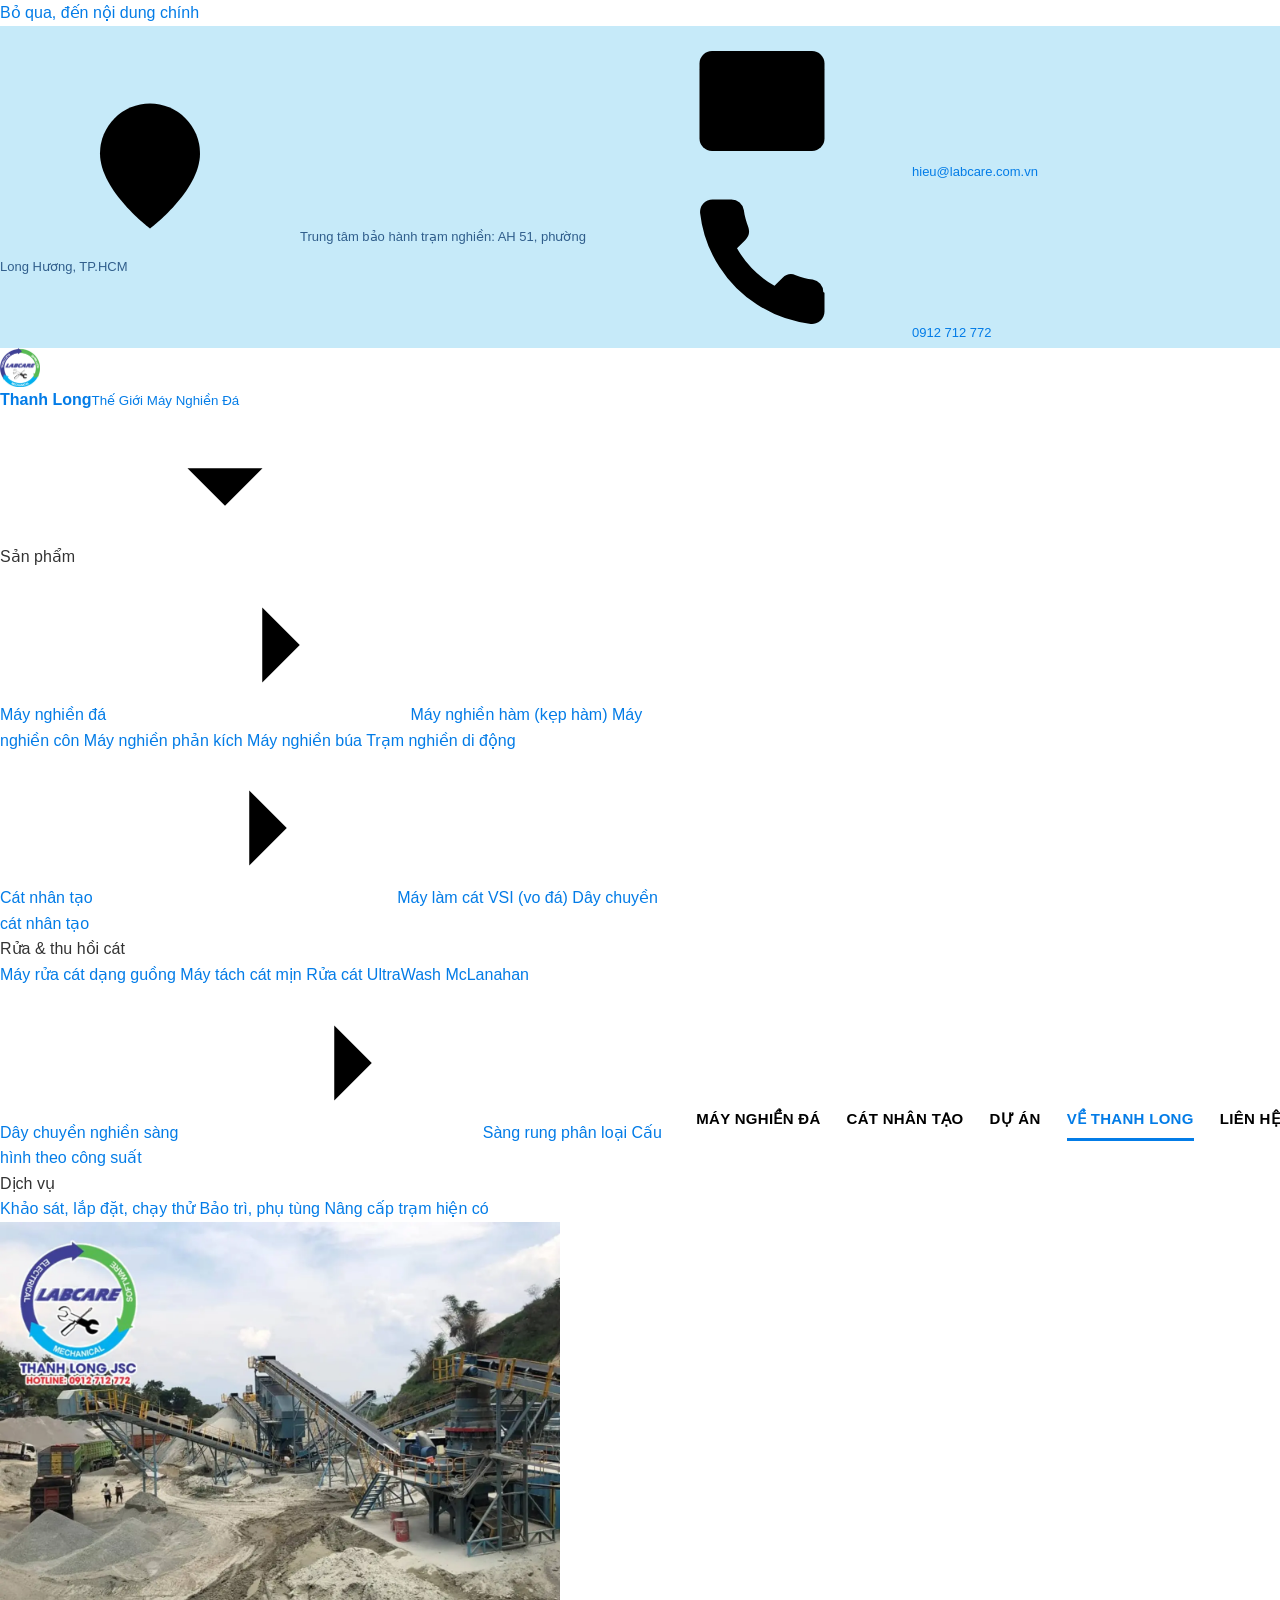
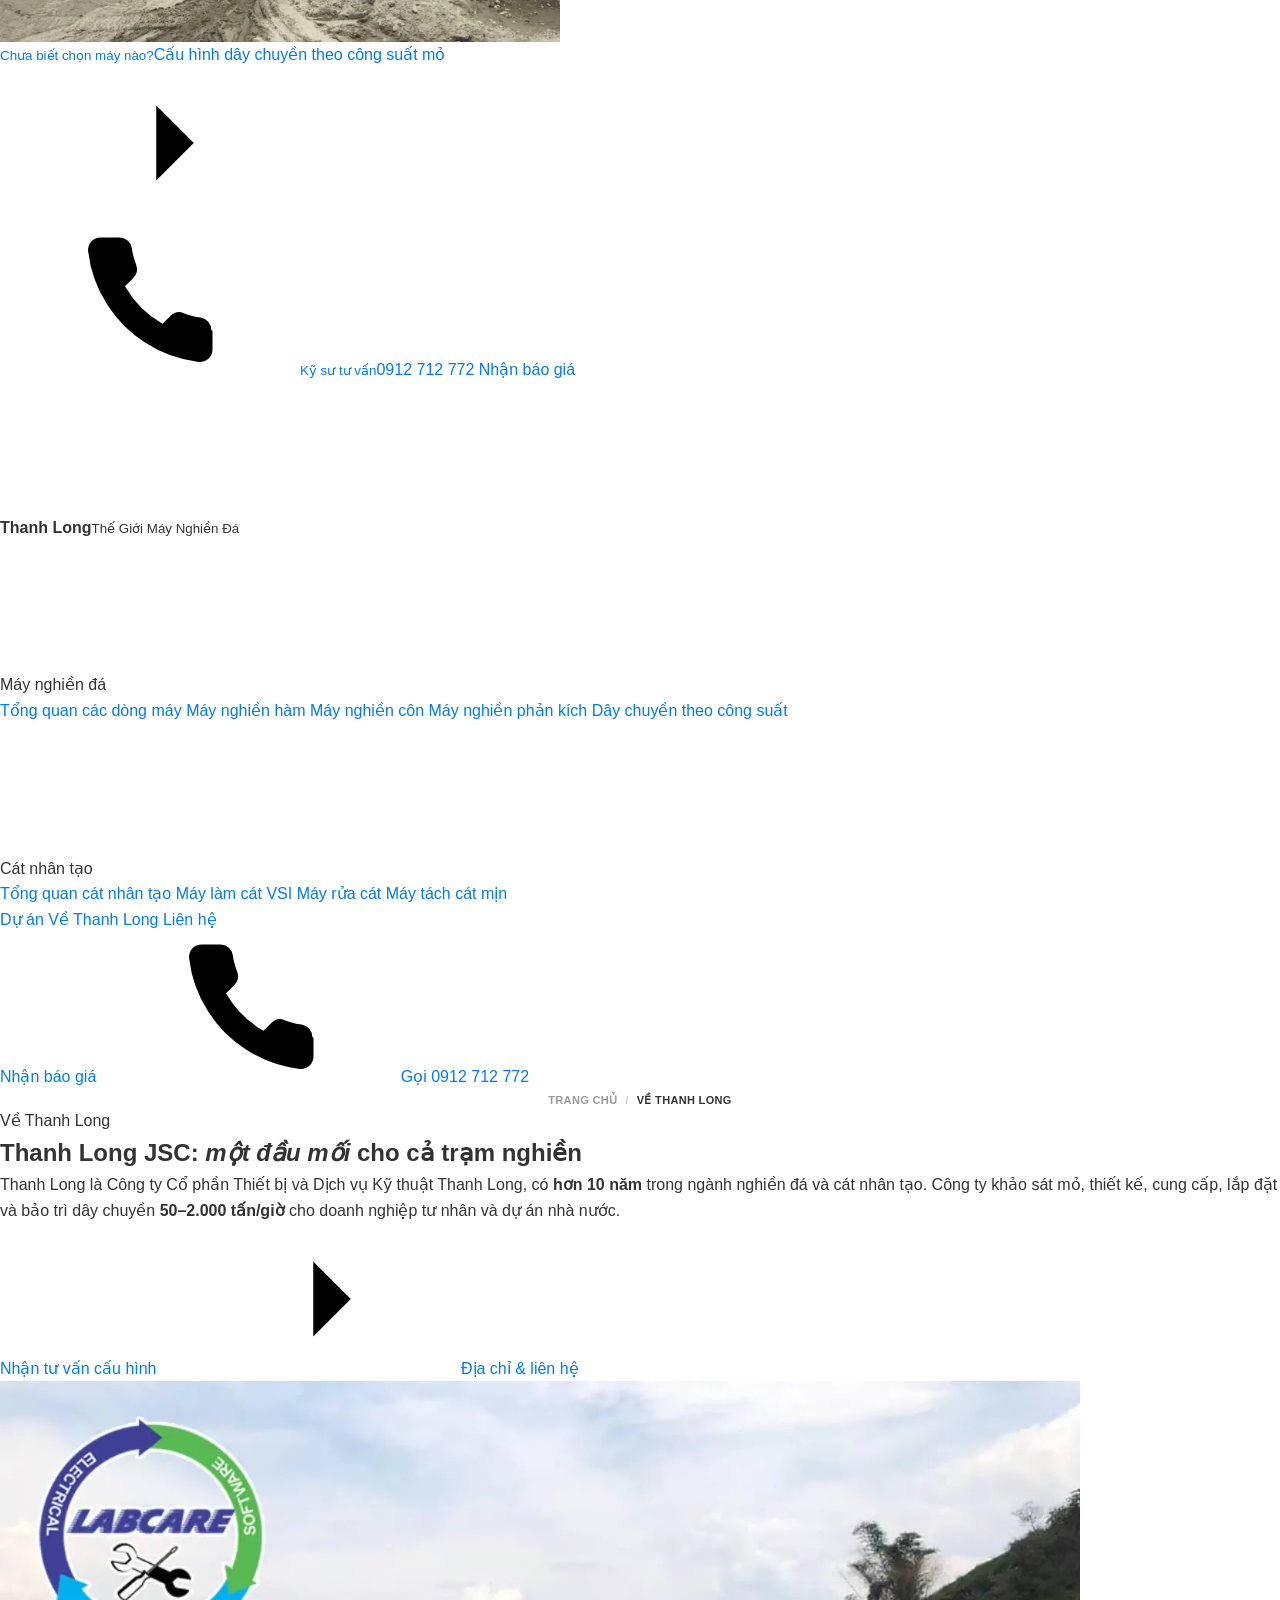
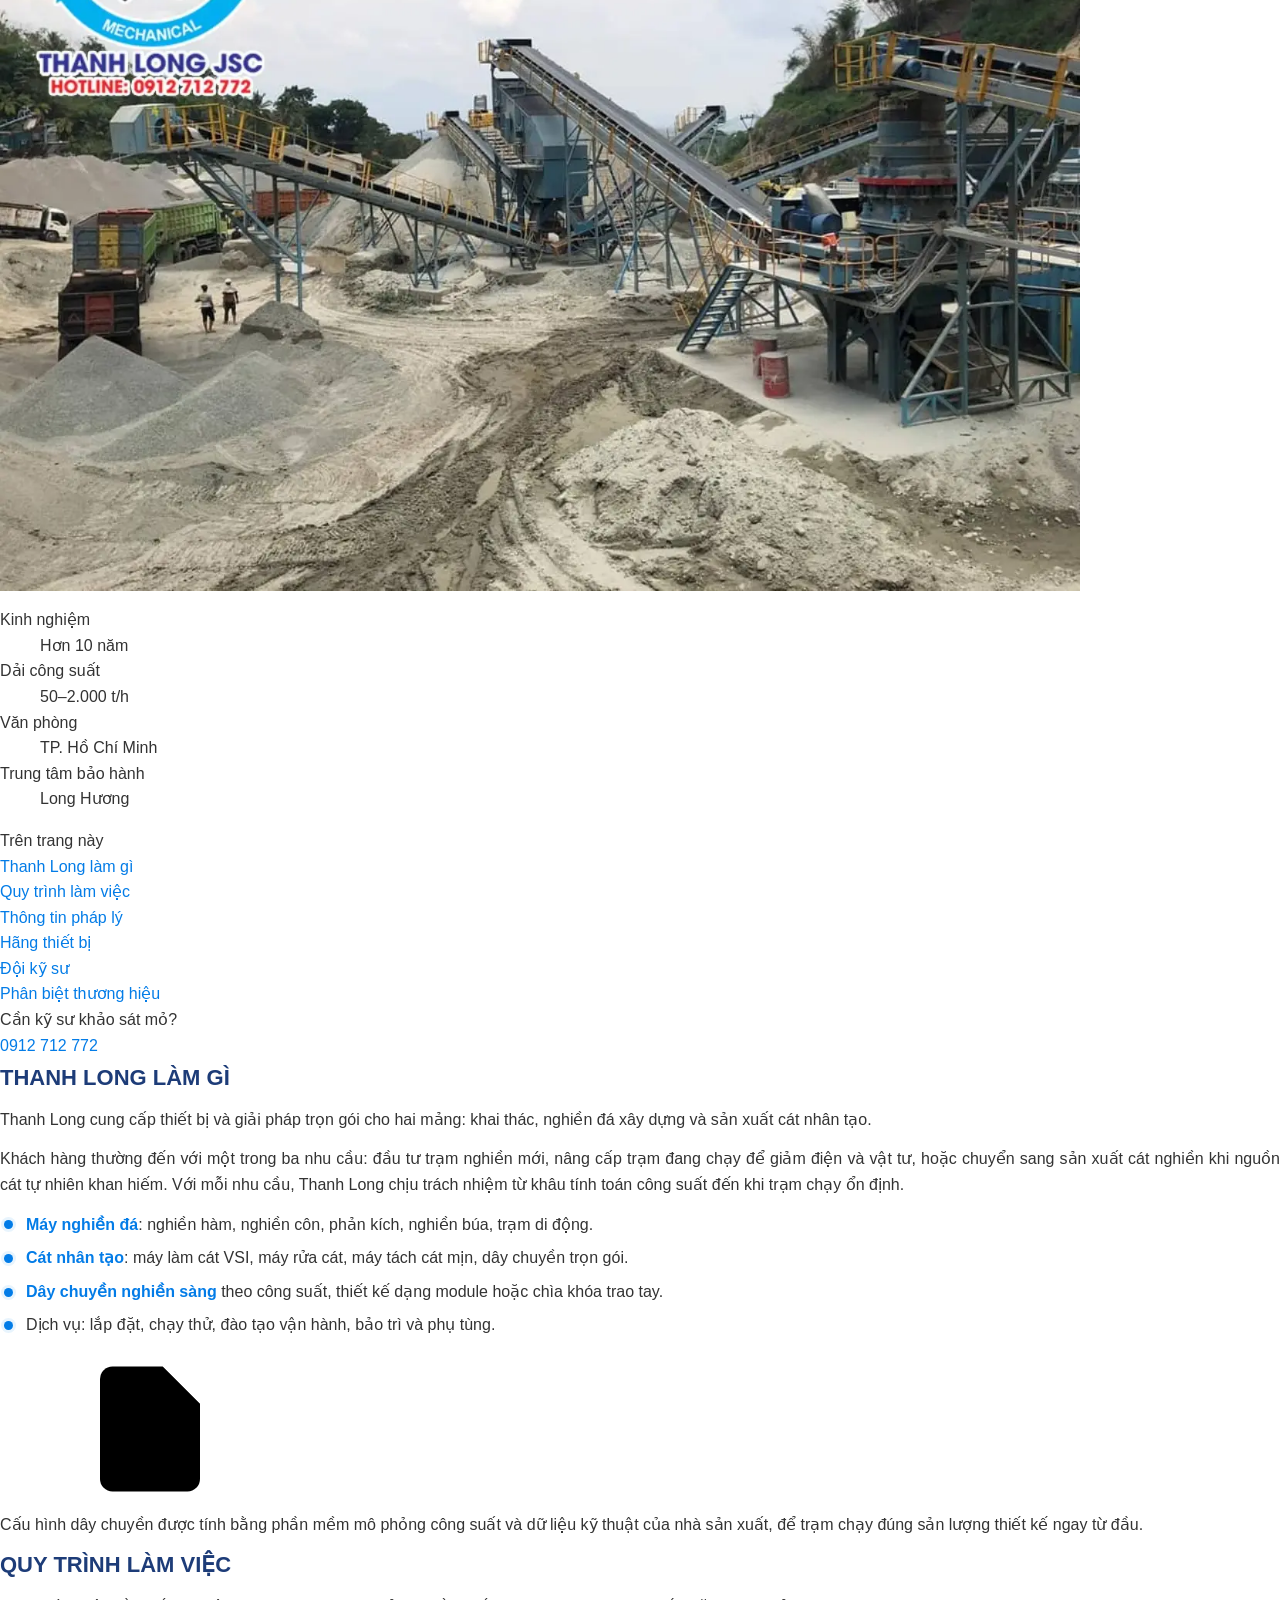
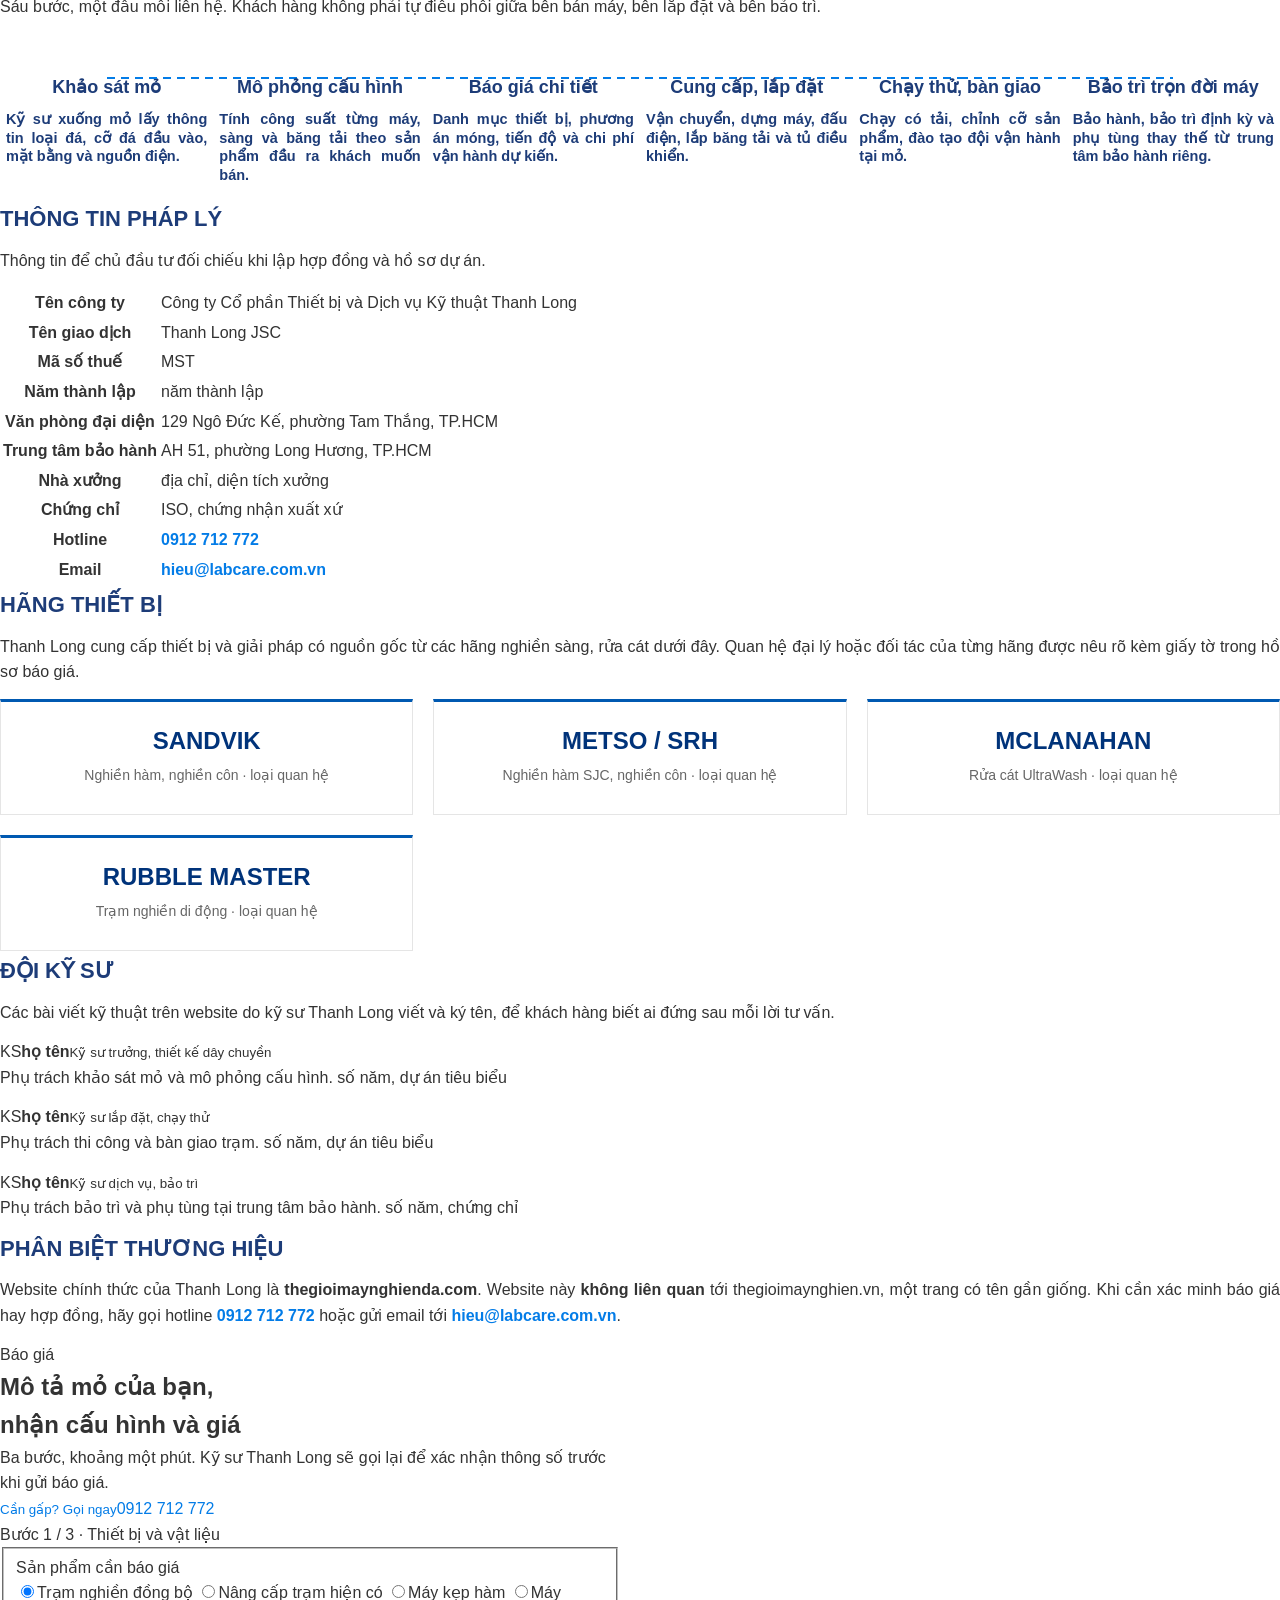
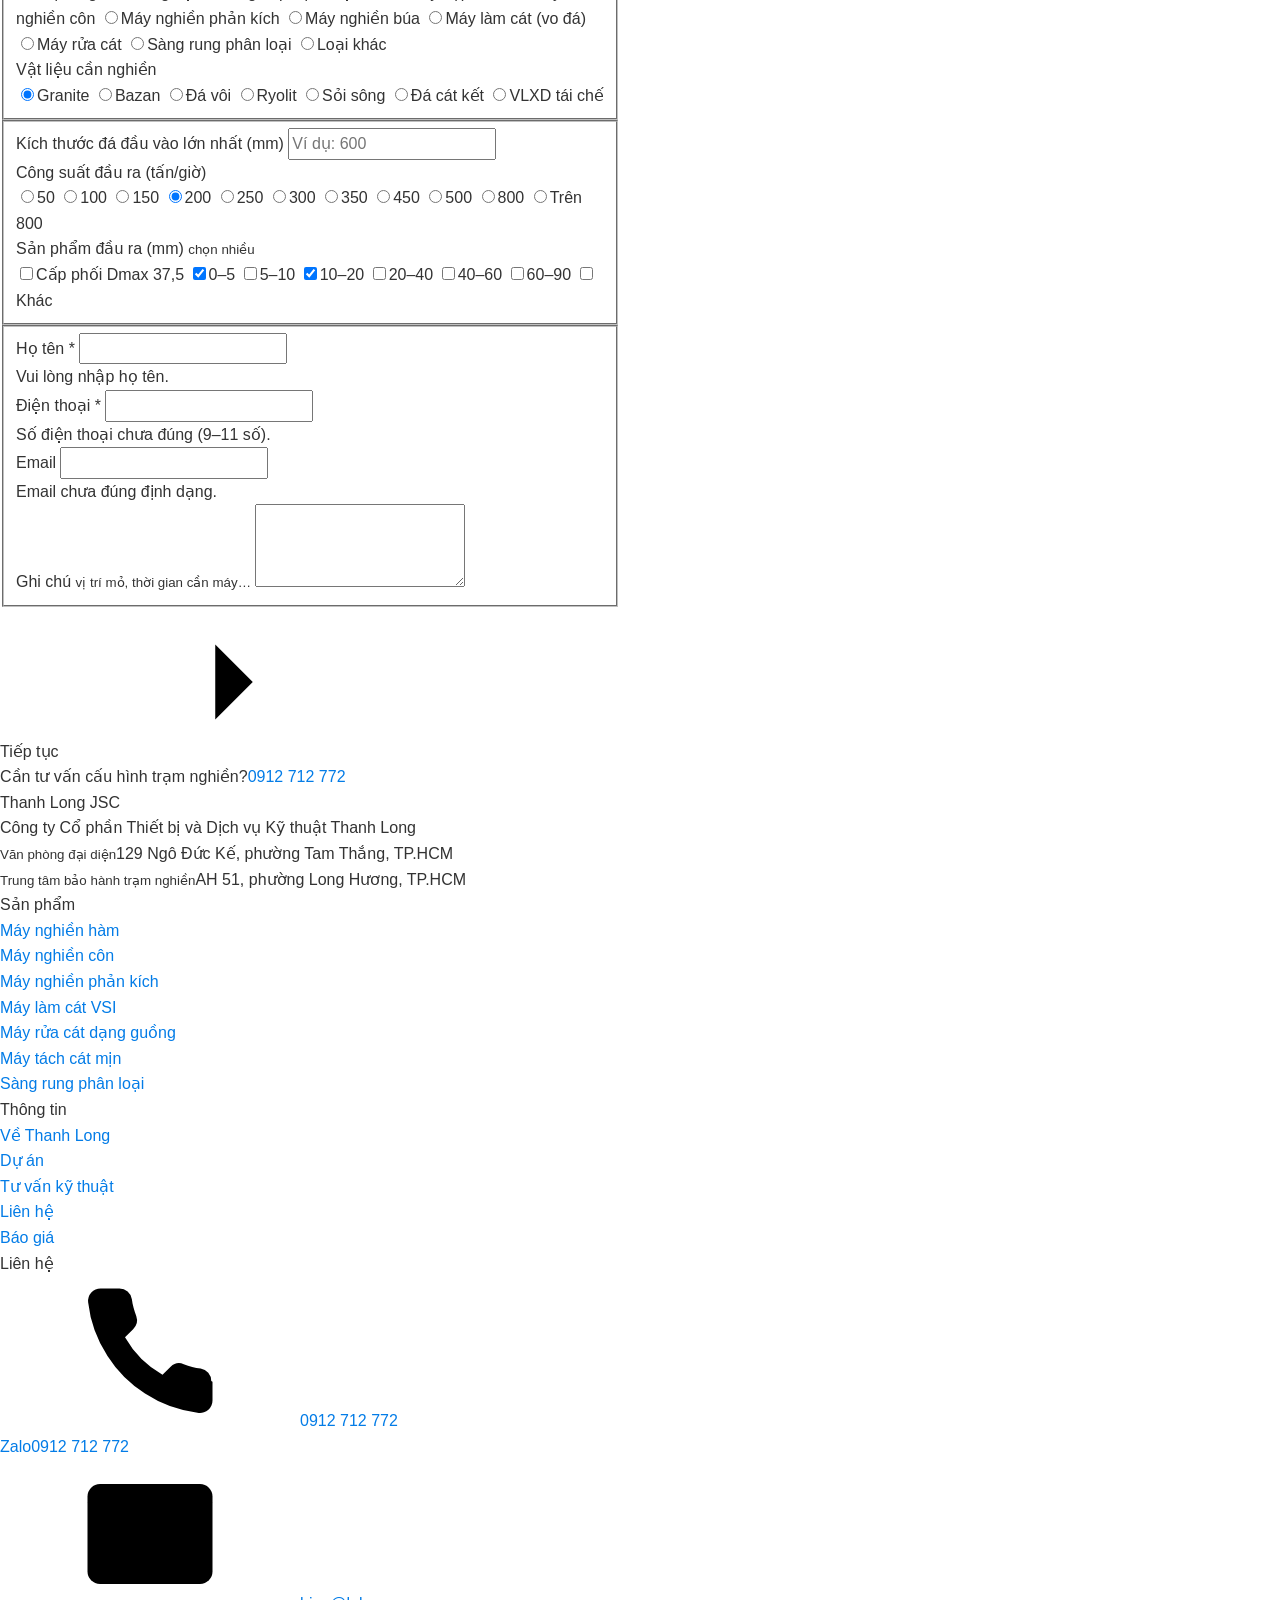
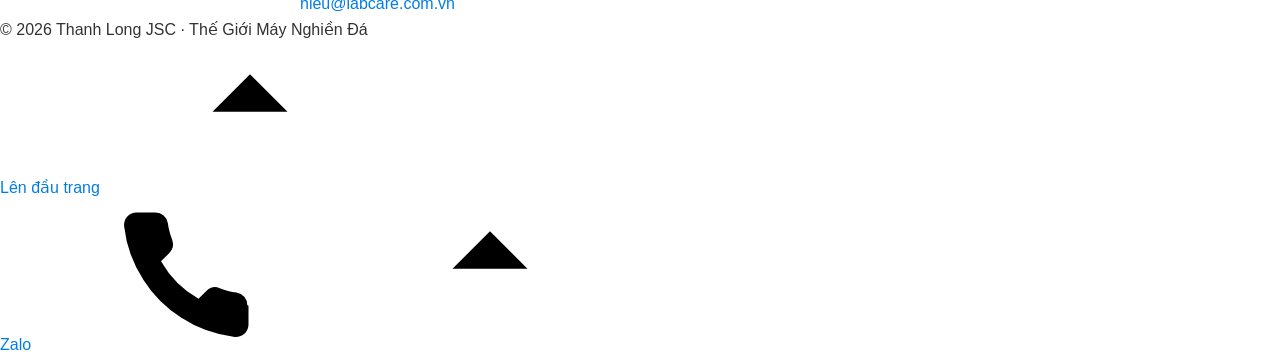
<file: gioi-thieu/index.html>
<!doctype html>
<html lang="vi">
<head>
  <meta charset="utf-8">
  <meta name="viewport" content="width=device-width, initial-scale=1">
  <title>Về Thanh Long JSC – nhà cung cấp máy nghiền đá, cát nhân tạo</title>
  <meta name="description" content="Công ty Cổ phần Thiết bị và Dịch vụ Kỹ thuật Thanh Long: hơn 10 năm cung cấp, lắp đặt, bảo trì máy nghiền đá và dây chuyền cát nhân tạo 50–2.000 tấn/giờ.">
  <link rel="canonical" href="https://thegioimaynghienda.com/gioi-thieu/">
  <meta property="og:locale" content="vi_VN">
  <meta property="og:type" content="website">
  <meta property="og:title" content="Về Thanh Long JSC">
  <meta property="og:image" content="../assets/img/tram-thanh-long.webp">
  <meta name="theme-color" content="#15171a">
  <link rel="icon" href="../assets/img/logo.webp" type="image/webp">
  <link rel="preconnect" href="https://fonts.googleapis.com">
  <link rel="preconnect" href="https://fonts.gstatic.com" crossorigin>
  <link href="https://fonts.googleapis.com/css2?family=Archivo:wdth,wght@62..125,500..800&family=Be+Vietnam+Pro:wght@400;500;600&family=JetBrains+Mono:wght@500&display=swap" rel="stylesheet">
  <link rel="stylesheet" href="../assets/css/style.css">
  <script type="application/ld+json">
  {
    "@context": "https://schema.org",
    "@graph": [
      {
        "@type": "Organization",
        "@id": "https://thegioimaynghienda.com/#org",
        "name": "Công ty Cổ phần Thiết bị và Dịch vụ Kỹ thuật Thanh Long",
        "alternateName": ["Thanh Long JSC", "Thế Giới Máy Nghiền Đá"],
        "url": "https://thegioimaynghienda.com/",
        "logo": "https://thegioimaynghienda.com/assets/img/logo.webp",
        "email": "hieu@labcare.com.vn",
        "contactPoint": {"@type": "ContactPoint", "telephone": "+84912712772", "contactType": "sales", "areaServed": "VN", "availableLanguage": "vi"}
      },
      {
        "@type": "AboutPage",
        "url": "https://thegioimaynghienda.com/gioi-thieu/",
        "name": "Về Thanh Long JSC",
        "about": {"@id": "https://thegioimaynghienda.com/#org"}
      },
      {
        "@type": "BreadcrumbList",
        "itemListElement": [
          {"@type": "ListItem", "position": 1, "name": "Trang chủ", "item": "https://thegioimaynghienda.com/"},
          {"@type": "ListItem", "position": 2, "name": "Về Thanh Long"}
        ]
      }
    ]
  }
  </script>
</head>
<body id="top" data-page="gioi-thieu">
  <!-- layout:header — edit here in index.html, then run: python3 tools/sync-layout.py -->
  <a class="skip" href="#main">Bỏ qua, đến nội dung chính</a>

  <svg width="0" height="0" class="sr-only" aria-hidden="true">
    <symbol id="i-phone" viewBox="0 0 24 24"><path d="M22 16.9v3a2 2 0 0 1-2.2 2 19.8 19.8 0 0 1-8.6-3.1 19.5 19.5 0 0 1-6-6A19.8 19.8 0 0 1 2.1 4.2 2 2 0 0 1 4.1 2h3a2 2 0 0 1 2 1.7c.1.9.4 1.8.7 2.7a2 2 0 0 1-.5 2.1L8 9.8a16 16 0 0 0 6 6l1.3-1.3a2 2 0 0 1 2.1-.4c.9.3 1.8.6 2.7.7a2 2 0 0 1 1.7 2z"/></symbol>
    <symbol id="i-arrow" viewBox="0 0 24 24"><path d="M5 12h14M13 6l6 6-6 6"/></symbol>
    <symbol id="i-chev" viewBox="0 0 24 24"><path d="m6 9 6 6 6-6"/></symbol>
    <symbol id="i-menu" viewBox="0 0 24 24"><path d="M4 7h16M4 12h16M4 17h10"/></symbol>
    <symbol id="i-x" viewBox="0 0 24 24"><path d="M18 6 6 18M6 6l12 12"/></symbol>
    <symbol id="i-check" viewBox="0 0 24 24"><path d="M20 6 9 17l-5-5"/></symbol>
    <symbol id="i-pin" viewBox="0 0 24 24"><path d="M20 10c0 6-8 12-8 12s-8-6-8-12a8 8 0 0 1 16 0z"/><circle cx="12" cy="10" r="3"/></symbol>
    <symbol id="i-mail" viewBox="0 0 24 24"><rect x="2" y="4" width="20" height="16" rx="2"/><path d="m22 7-10 6L2 7"/></symbol>
    <symbol id="i-plus" viewBox="0 0 24 24"><path d="M12 5v14M5 12h14"/></symbol>
    <symbol id="i-up" viewBox="0 0 24 24"><path d="M12 19V5M6 11l6-6 6 6"/></symbol>
    <symbol id="i-quote" viewBox="0 0 24 24"><path d="M3 21c3 0 7-1 7-8V5H3v8h4c0 4-2 5-4 5zM14 21c3 0 7-1 7-8V5h-7v8h4c0 4-2 5-4 5z"/></symbol>
    <symbol id="i-clock" viewBox="0 0 24 24"><circle cx="12" cy="12" r="10"/><path d="M12 6v6l4 2"/></symbol>
    <symbol id="i-doc" viewBox="0 0 24 24"><path d="M14 2H6a2 2 0 0 0-2 2v16a2 2 0 0 0 2 2h12a2 2 0 0 0 2-2V8z"/><path d="M14 2v6h6M8 13h8M8 17h5"/></symbol>
  </svg>

  <div class="topbar">
    <div class="wrap topbar__in">
      <p class="topbar__note"><svg class="ic"><use href="#i-pin"/></svg>Trung tâm bảo hành trạm nghiền: AH 51, phường Long Hương, TP.HCM</p>
      <div class="topbar__links">
        <a href="mailto:hieu@labcare.com.vn"><svg class="ic"><use href="#i-mail"/></svg>hieu@labcare.com.vn</a>
        <a href="tel:0912712772" class="topbar__hot"><svg class="ic"><use href="#i-phone"/></svg>0912 712 772</a>
      </div>
    </div>
  </div>

  <header class="hdr" id="hdr">
    <div class="wrap hdr__in">
      <a class="brand" href="../" aria-label="Thanh Long JSC, trang chủ">
        <img src="../assets/img/logo.webp" alt="" width="40" height="39">
        <span class="brand__txt"><b>Thanh Long</b><small>Thế Giới Máy Nghiền Đá</small></span>
      </a>

      <nav class="nav" aria-label="Điều hướng chính">
        <ul class="nav__list">
          <li class="nav__item has-mega">
            <button class="nav__link" data-nav="san-pham" aria-expanded="false" aria-controls="mega">Sản phẩm<svg class="ic"><use href="#i-chev"/></svg></button>
            <div class="mega" id="mega">
              <div class="wrap mega__in">
                <div class="mega__col">
                  <a class="mega__h" href="../may-nghien-da/">Máy nghiền đá<svg class="ic"><use href="#i-arrow"/></svg></a>
                  <a href="../may-nghien-da/may-nghien-ham/">Máy nghiền hàm (kẹp hàm)</a>
                  <a href="../may-nghien-da/#may-nghien-con">Máy nghiền côn</a>
                  <a href="../may-nghien-da/#may-nghien-phan-kich">Máy nghiền phản kích</a>
                  <a href="../may-nghien-da/#may-nghien-bua">Máy nghiền búa</a>
                  <a href="../may-nghien-da/#tram-di-dong">Trạm nghiền di động</a>
                </div>
                <div class="mega__col">
                  <a class="mega__h" href="../cat-nhan-tao/">Cát nhân tạo<svg class="ic"><use href="#i-arrow"/></svg></a>
                  <a href="../cat-nhan-tao/may-lam-cat-vsi/">Máy làm cát VSI (vo đá)</a>
                  <a href="../cat-nhan-tao/#day-chuyen">Dây chuyền cát nhân tạo</a>
                  <p class="mega__h">Rửa &amp; thu hồi cát</p>
                  <a href="../cat-nhan-tao/#rua-cat">Máy rửa cát dạng guồng</a>
                  <a href="../cat-nhan-tao/#tach-cat-min">Máy tách cát mịn</a>
                  <a href="../cat-nhan-tao/#rua-cat">Rửa cát UltraWash McLanahan</a>
                </div>
                <div class="mega__col">
                  <a class="mega__h" href="../may-nghien-da/#cau-hinh">Dây chuyền nghiền sàng<svg class="ic"><use href="#i-arrow"/></svg></a>
                  <a href="../may-nghien-da/#sang-rung">Sàng rung phân loại</a>
                  <a href="../may-nghien-da/#cau-hinh">Cấu hình theo công suất</a>
                  <p class="mega__h">Dịch vụ</p>
                  <a href="../gioi-thieu/#quy-trinh">Khảo sát, lắp đặt, chạy thử</a>
                  <a href="../gioi-thieu/#quy-trinh">Bảo trì, phụ tùng</a>
                  <a href="#bao-gia">Nâng cấp trạm hiện có</a>
                </div>
                <a class="mega__feat" href="../may-nghien-da/#cau-hinh">
                  <img src="../assets/img/tram-thanh-long.webp" alt="Trạm nghiền đá Thanh Long đang vận hành" loading="lazy" width="560" height="420">
                  <span><small>Chưa biết chọn máy nào?</small>Cấu hình dây chuyền theo công suất mỏ<svg class="ic"><use href="#i-arrow"/></svg></span>
                </a>
              </div>
            </div>
          </li>
          <li class="nav__item"><a class="nav__link" data-nav="may-nghien-da" href="../may-nghien-da/">Máy nghiền đá</a></li>
          <li class="nav__item"><a class="nav__link" data-nav="cat-nhan-tao" href="../cat-nhan-tao/">Cát nhân tạo</a></li>
          <li class="nav__item"><a class="nav__link" href="../#du-an">Dự án</a></li>
          <li class="nav__item"><a class="nav__link" data-nav="gioi-thieu" href="../gioi-thieu/">Về Thanh Long</a></li>
          <li class="nav__item"><a class="nav__link" data-nav="lien-he" href="../lien-he/">Liên hệ</a></li>
        </ul>
      </nav>

      <div class="hdr__cta">
        <a class="hdr__phone" href="tel:0912712772"><svg class="ic"><use href="#i-phone"/></svg><span><small>Kỹ sư tư vấn</small>0912 712 772</span></a>
        <a class="btn btn--accent btn--sm" href="#bao-gia">Nhận báo giá</a>
        <button class="burger" id="burger" aria-label="Mở menu" aria-expanded="false" aria-controls="drawer"><svg class="ic"><use href="#i-menu"/></svg></button>
      </div>
    </div>
  </header>

  <div class="drawer" id="drawer" aria-hidden="true">
    <div class="drawer__scrim" data-close></div>
    <div class="drawer__panel" role="dialog" aria-modal="true" aria-label="Menu">
      <div class="drawer__top">
        <span class="brand__txt"><b>Thanh Long</b><small>Thế Giới Máy Nghiền Đá</small></span>
        <button class="drawer__close" data-close aria-label="Đóng menu"><svg class="ic"><use href="#i-x"/></svg></button>
      </div>
      <nav class="drawer__nav" aria-label="Menu di động">
        <div class="acc">
          <button class="acc__btn" aria-expanded="false">Máy nghiền đá<svg class="ic"><use href="#i-plus"/></svg></button>
          <div class="acc__body"><div>
            <a href="../may-nghien-da/">Tổng quan các dòng máy</a>
            <a href="../may-nghien-da/may-nghien-ham/">Máy nghiền hàm</a>
            <a href="../may-nghien-da/#may-nghien-con">Máy nghiền côn</a>
            <a href="../may-nghien-da/#may-nghien-phan-kich">Máy nghiền phản kích</a>
            <a href="../may-nghien-da/#cau-hinh">Dây chuyền theo công suất</a>
          </div></div>
        </div>
        <div class="acc">
          <button class="acc__btn" aria-expanded="false">Cát nhân tạo<svg class="ic"><use href="#i-plus"/></svg></button>
          <div class="acc__body"><div>
            <a href="../cat-nhan-tao/">Tổng quan cát nhân tạo</a>
            <a href="../cat-nhan-tao/may-lam-cat-vsi/">Máy làm cát VSI</a>
            <a href="../cat-nhan-tao/#rua-cat">Máy rửa cát</a>
            <a href="../cat-nhan-tao/#tach-cat-min">Máy tách cát mịn</a>
          </div></div>
        </div>
        <a href="../#du-an">Dự án</a>
        <a href="../gioi-thieu/">Về Thanh Long</a>
        <a href="../lien-he/">Liên hệ</a>
      </nav>
      <div class="drawer__foot">
        <a class="btn btn--accent btn--block" href="#bao-gia">Nhận báo giá</a>
        <a class="btn btn--line btn--block" href="tel:0912712772"><svg class="ic"><use href="#i-phone"/></svg>Gọi 0912 712 772</a>
      </div>
    </div>
  </div>
  <!-- /layout:header -->

  <main id="main">
    <section class="phero">
      <div class="wrap">
        <ol class="crumbs" aria-label="Breadcrumb">
          <li><a href="../">Trang chủ</a></li>
          <li><span aria-current="page">Về Thanh Long</span></li>
        </ol>
        <div class="phero__in">
          <div>
            <p class="eyebrow eyebrow--light">Về Thanh Long</p>
            <h1>Thanh Long JSC: <em>một đầu mối</em> cho cả trạm nghiền</h1>
            <p class="phero__lead">Thanh Long là Công ty Cổ phần Thiết bị và Dịch vụ Kỹ thuật Thanh Long, có <strong>hơn 10 năm</strong> trong ngành nghiền đá và cát nhân tạo. Công ty khảo sát mỏ, thiết kế, cung cấp, lắp đặt và bảo trì dây chuyền <strong>50–2.000 tấn/giờ</strong> cho doanh nghiệp tư nhân và dự án nhà nước.</p>
            <div class="phero__btns">
              <a class="btn btn--accent" href="#bao-gia">Nhận tư vấn cấu hình<svg class="ic"><use href="#i-arrow"/></svg></a>
              <a class="btn btn--ghost" href="../lien-he/">Địa chỉ &amp; liên hệ</a>
            </div>
          </div>
          <figure class="phero__img"><img src="../assets/img/tram-thanh-long.webp" alt="Trạm nghiền đá do Thanh Long lắp đặt" width="1080" height="810" fetchpriority="high"></figure>
        </div>
      </div>
    </section>

    <div class="kstrip">
      <dl class="wrap kstrip__in">
        <div><dt>Kinh nghiệm</dt><dd>Hơn 10 năm</dd></div>
        <div><dt>Dải công suất</dt><dd>50–2.000 t/h</dd></div>
        <div><dt>Văn phòng</dt><dd>TP. Hồ Chí Minh</dd></div>
        <div><dt>Trung tâm bảo hành</dt><dd>Long Hương</dd></div>
      </dl>
    </div>

    <div class="wrap doc">
      <div class="toc-wrap">
        <nav class="toc" aria-label="Mục lục">
          <p class="toc__h">Trên trang này</p>
          <ol>
            <li><a href="#lam-gi">Thanh Long làm gì</a></li>
            <li><a href="#quy-trinh">Quy trình làm việc</a></li>
            <li><a href="#phap-ly">Thông tin pháp lý</a></li>
            <li><a href="#doi-tac">Hãng thiết bị</a></li>
            <li><a href="#ky-su">Đội kỹ sư</a></li>
            <li><a href="#phan-biet">Phân biệt thương hiệu</a></li>
          </ol>
          <div class="toc__cta"><p>Cần kỹ sư khảo sát mỏ?</p><a href="tel:0912712772">0912 712 772</a></div>
          <span class="toc__bar" aria-hidden="true"><span></span></span>
        </nav>
      </div>

      <article class="prose">
        <section id="lam-gi">
          <h2>Thanh Long làm gì</h2>
          <p class="lede">Thanh Long cung cấp thiết bị và giải pháp trọn gói cho hai mảng: khai thác, nghiền đá xây dựng và sản xuất cát nhân tạo.</p>
          <p>Khách hàng thường đến với một trong ba nhu cầu: đầu tư trạm nghiền mới, nâng cấp trạm đang chạy để giảm điện và vật tư, hoặc chuyển sang sản xuất cát nghiền khi nguồn cát tự nhiên khan hiếm. Với mỗi nhu cầu, Thanh Long chịu trách nhiệm từ khâu tính toán công suất đến khi trạm chạy ổn định.</p>
          <ul class="dots">
            <li><a href="../may-nghien-da/">Máy nghiền đá</a>: nghiền hàm, nghiền côn, phản kích, nghiền búa, trạm di động.</li>
            <li><a href="../cat-nhan-tao/">Cát nhân tạo</a>: máy làm cát VSI, máy rửa cát, máy tách cát mịn, dây chuyền trọn gói.</li>
            <li><a href="../may-nghien-da/#cau-hinh">Dây chuyền nghiền sàng</a> theo công suất, thiết kế dạng module hoặc chìa khóa trao tay.</li>
            <li>Dịch vụ: lắp đặt, chạy thử, đào tạo vận hành, bảo trì và phụ tùng.</li>
          </ul>
          <div class="note">
            <svg class="ic" aria-hidden="true"><use href="#i-doc"/></svg>
            <p>Cấu hình dây chuyền được tính bằng phần mềm mô phỏng công suất và dữ liệu kỹ thuật của nhà sản xuất, để trạm chạy đúng sản lượng thiết kế ngay từ đầu.</p>
          </div>
        </section>

        <section id="quy-trinh">
          <h2>Quy trình làm việc</h2>
          <p>Sáu bước, một đầu mối liên hệ. Khách hàng không phải tự điều phối giữa bên bán máy, bên lắp đặt và bên bảo trì.</p>
          <ol class="steps">
            <li><h3>Khảo sát mỏ</h3><p>Kỹ sư xuống mỏ lấy thông tin loại đá, cỡ đá đầu vào, mặt bằng và nguồn điện.</p></li>
            <li><h3>Mô phỏng cấu hình</h3><p>Tính công suất từng máy, sàng và băng tải theo sản phẩm đầu ra khách muốn bán.</p></li>
            <li><h3>Báo giá chi tiết</h3><p>Danh mục thiết bị, phương án móng, tiến độ và chi phí vận hành dự kiến.</p></li>
            <li><h3>Cung cấp, lắp đặt</h3><p>Vận chuyển, dựng máy, đấu điện, lắp băng tải và tủ điều khiển.</p></li>
            <li><h3>Chạy thử, bàn giao</h3><p>Chạy có tải, chỉnh cỡ sản phẩm, đào tạo đội vận hành tại mỏ.</p></li>
            <li><h3>Bảo trì trọn đời máy</h3><p>Bảo hành, bảo trì định kỳ và phụ tùng thay thế từ trung tâm bảo hành riêng.</p></li>
          </ol>
        </section>

        <section id="phap-ly">
          <h2>Thông tin pháp lý</h2>
          <p>Thông tin để chủ đầu tư đối chiếu khi lập hợp đồng và hồ sơ dự án.</p>
          <div class="tbl-wrap">
            <table class="tbl facts-tbl">
              <tbody>
                <tr><th scope="row">Tên công ty</th><td>Công ty Cổ phần Thiết bị và Dịch vụ Kỹ thuật Thanh Long</td></tr>
                <tr><th scope="row">Tên giao dịch</th><td>Thanh Long JSC</td></tr>
                <tr><th scope="row">Mã số thuế</th><td><span class="todo">MST</span></td></tr>
                <tr><th scope="row">Năm thành lập</th><td><span class="todo">năm thành lập</span></td></tr>
                <tr><th scope="row">Văn phòng đại diện</th><td>129 Ngô Đức Kế, phường Tam Thắng, TP.HCM</td></tr>
                <tr><th scope="row">Trung tâm bảo hành</th><td>AH 51, phường Long Hương, TP.HCM</td></tr>
                <tr><th scope="row">Nhà xưởng</th><td><span class="todo">địa chỉ, diện tích xưởng</span></td></tr>
                <tr><th scope="row">Chứng chỉ</th><td><span class="todo">ISO, chứng nhận xuất xứ</span></td></tr>
                <tr><th scope="row">Hotline</th><td><a href="tel:0912712772">0912 712 772</a></td></tr>
                <tr><th scope="row">Email</th><td><a href="mailto:hieu@labcare.com.vn">hieu@labcare.com.vn</a></td></tr>
              </tbody>
            </table>
          </div>
        </section>

        <section id="doi-tac">
          <h2>Hãng thiết bị</h2>
          <p>Thanh Long cung cấp thiết bị và giải pháp có nguồn gốc từ các hãng nghiền sàng, rửa cát dưới đây. Quan hệ đại lý hoặc đối tác của từng hãng được nêu rõ kèm giấy tờ trong hồ sơ báo giá.</p>
          <div class="partners">
            <div class="partner"><b>Sandvik</b><span>Nghiền hàm, nghiền côn · <span class="todo">loại quan hệ</span></span></div>
            <div class="partner"><b>Metso / SRH</b><span>Nghiền hàm SJC, nghiền côn · <span class="todo">loại quan hệ</span></span></div>
            <div class="partner"><b>McLanahan</b><span>Rửa cát UltraWash · <span class="todo">loại quan hệ</span></span></div>
            <div class="partner"><b>Rubble Master</b><span>Trạm nghiền di động · <span class="todo">loại quan hệ</span></span></div>
          </div>
        </section>

        <section id="ky-su">
          <h2>Đội kỹ sư</h2>
          <p>Các bài viết kỹ thuật trên website do kỹ sư Thanh Long viết và ký tên, để khách hàng biết ai đứng sau mỗi lời tư vấn.</p>
          <div class="team">
            <div class="person"><span class="person__av" aria-hidden="true">KS</span><b><span class="todo">họ tên</span></b><small>Kỹ sư trưởng, thiết kế dây chuyền</small><p>Phụ trách khảo sát mỏ và mô phỏng cấu hình. <span class="todo">số năm, dự án tiêu biểu</span></p></div>
            <div class="person"><span class="person__av" aria-hidden="true">KS</span><b><span class="todo">họ tên</span></b><small>Kỹ sư lắp đặt, chạy thử</small><p>Phụ trách thi công và bàn giao trạm. <span class="todo">số năm, dự án tiêu biểu</span></p></div>
            <div class="person"><span class="person__av" aria-hidden="true">KS</span><b><span class="todo">họ tên</span></b><small>Kỹ sư dịch vụ, bảo trì</small><p>Phụ trách bảo trì và phụ tùng tại trung tâm bảo hành. <span class="todo">số năm, chứng chỉ</span></p></div>
          </div>
        </section>

        <section id="phan-biet">
          <h2>Phân biệt thương hiệu</h2>
          <p>Website chính thức của Thanh Long là <b>thegioimaynghienda.com</b>. Website này <b>không liên quan</b> tới thegioimaynghien.vn, một trang có tên gần giống. Khi cần xác minh báo giá hay hợp đồng, hãy gọi hotline <a href="tel:0912712772">0912 712 772</a> hoặc gửi email tới <a href="mailto:hieu@labcare.com.vn">hieu@labcare.com.vn</a>.</p>
        </section>
      </article>
    </div>

    <!-- layout:quote — edit here in index.html, then run: python3 tools/sync-layout.py -->
    <section class="sec quote" id="bao-gia">
      <div class="wrap quote__in">
        <div class="quote__l">
          <p class="eyebrow eyebrow--light">Báo giá</p>
          <h2 class="h2">Mô tả mỏ của bạn,<br>nhận cấu hình và giá</h2>
          <p>Ba bước, khoảng một phút. Kỹ sư Thanh Long sẽ gọi lại để xác nhận thông số trước khi gửi báo giá.</p>
          <a class="quote__phone" href="tel:0912712772"><small>Cần gấp? Gọi ngay</small>0912 712 772</a>
        </div>

        <form class="qf" id="qf" novalidate>
          <div class="qf__prog" aria-hidden="true"><span id="qfBar"></span></div>
          <p class="qf__step-l" id="qfStepL">Bước 1 / 3 · Thiết bị và vật liệu</p>

          <fieldset class="qf__step is-on" data-s="0">
            <legend class="sr-only">Thiết bị và vật liệu</legend>
            <p class="qf__q">Sản phẩm cần báo giá</p>
            <div class="pills" data-name="product">
              <label><input type="radio" name="product" value="Trạm nghiền đồng bộ" checked><span>Trạm nghiền đồng bộ</span></label>
              <label><input type="radio" name="product" value="Nâng cấp trạm hiện có"><span>Nâng cấp trạm hiện có</span></label>
              <label><input type="radio" name="product" value="Máy kẹp hàm"><span>Máy kẹp hàm</span></label>
              <label><input type="radio" name="product" value="Máy nghiền côn"><span>Máy nghiền côn</span></label>
              <label><input type="radio" name="product" value="Máy nghiền phản kích"><span>Máy nghiền phản kích</span></label>
              <label><input type="radio" name="product" value="Máy nghiền búa"><span>Máy nghiền búa</span></label>
              <label><input type="radio" name="product" value="Máy nghiền cát nhân tạo (vo đá)"><span>Máy làm cát (vo đá)</span></label>
              <label><input type="radio" name="product" value="Máy rửa cát"><span>Máy rửa cát</span></label>
              <label><input type="radio" name="product" value="Sàng rung phân loại"><span>Sàng rung phân loại</span></label>
              <label><input type="radio" name="product" value="Loại khác"><span>Loại khác</span></label>
            </div>
            <p class="qf__q">Vật liệu cần nghiền</p>
            <div class="pills" data-name="material">
              <label><input type="radio" name="material" value="Đá Granite" checked><span>Granite</span></label>
              <label><input type="radio" name="material" value="Đá Bazan"><span>Bazan</span></label>
              <label><input type="radio" name="material" value="Đá Vôi"><span>Đá vôi</span></label>
              <label><input type="radio" name="material" value="Đá Ryolit"><span>Ryolit</span></label>
              <label><input type="radio" name="material" value="Sỏi sông"><span>Sỏi sông</span></label>
              <label><input type="radio" name="material" value="Đá cát kết"><span>Đá cát kết</span></label>
              <label><input type="radio" name="material" value="Vật liệu xây dựng"><span>VLXD tái chế</span></label>
            </div>
          </fieldset>

          <fieldset class="qf__step" data-s="1">
            <legend class="sr-only">Công suất và sản phẩm đầu ra</legend>
            <div class="fld">
              <label for="feed">Kích thước đá đầu vào lớn nhất (mm)</label>
              <input id="feed" name="feed" type="number" inputmode="numeric" min="1" placeholder="Ví dụ: 600">
            </div>
            <p class="qf__q">Công suất đầu ra (tấn/giờ)</p>
            <div class="pills pills--sm" data-name="capacity">
              <label><input type="radio" name="capacity" value="50"><span>50</span></label>
              <label><input type="radio" name="capacity" value="100"><span>100</span></label>
              <label><input type="radio" name="capacity" value="150"><span>150</span></label>
              <label><input type="radio" name="capacity" value="200" checked><span>200</span></label>
              <label><input type="radio" name="capacity" value="250"><span>250</span></label>
              <label><input type="radio" name="capacity" value="300"><span>300</span></label>
              <label><input type="radio" name="capacity" value="350"><span>350</span></label>
              <label><input type="radio" name="capacity" value="450"><span>450</span></label>
              <label><input type="radio" name="capacity" value="500"><span>500</span></label>
              <label><input type="radio" name="capacity" value="800"><span>800</span></label>
              <label><input type="radio" name="capacity" value="Trên 800"><span>Trên 800</span></label>
            </div>
            <p class="qf__q">Sản phẩm đầu ra (mm) <small>chọn nhiều</small></p>
            <div class="pills pills--sm">
              <label><input type="checkbox" name="output" value="Cấp phối Dmax 37,5"><span>Cấp phối Dmax 37,5</span></label>
              <label><input type="checkbox" name="output" value="0-5" checked><span>0–5</span></label>
              <label><input type="checkbox" name="output" value="5-10"><span>5–10</span></label>
              <label><input type="checkbox" name="output" value="10-20" checked><span>10–20</span></label>
              <label><input type="checkbox" name="output" value="20-40"><span>20–40</span></label>
              <label><input type="checkbox" name="output" value="40-60"><span>40–60</span></label>
              <label><input type="checkbox" name="output" value="60-90"><span>60–90</span></label>
              <label><input type="checkbox" name="output" value="Khác"><span>Khác</span></label>
            </div>
          </fieldset>

          <fieldset class="qf__step" data-s="2">
            <legend class="sr-only">Thông tin liên hệ</legend>
            <div class="fld">
              <label for="name">Họ tên <span aria-hidden="true">*</span></label>
              <input id="name" name="name" autocomplete="name" required>
              <p class="fld__err" id="name-err">Vui lòng nhập họ tên.</p>
            </div>
            <div class="fld-row">
              <div class="fld">
                <label for="phone">Điện thoại <span aria-hidden="true">*</span></label>
                <input id="phone" name="phone" type="tel" inputmode="tel" autocomplete="tel" required pattern="[0-9 +.]{9,15}">
                <p class="fld__err" id="phone-err">Số điện thoại chưa đúng (9–11 số).</p>
              </div>
              <div class="fld">
                <label for="email">Email</label>
                <input id="email" name="email" type="email" autocomplete="email">
                <p class="fld__err" id="email-err">Email chưa đúng định dạng.</p>
              </div>
            </div>
            <div class="fld">
              <label for="note">Ghi chú <small>vị trí mỏ, thời gian cần máy…</small></label>
              <textarea id="note" name="note" rows="3"></textarea>
            </div>
          </fieldset>

          <div class="qf__done" id="qfDone" hidden tabindex="-1">
            <span class="qf__ok"><svg class="ic"><use href="#i-check"/></svg></span>
            <h3>Đã nhận yêu cầu</h3>
            <p>Kỹ sư Thanh Long sẽ gọi lại cho <b id="doneName"></b> để xác nhận thông số.</p>
            <dl class="qf__sum" id="doneSum"></dl>
          </div>

          <div class="qf__nav" id="qfNav">
            <button type="button" class="btn btn--line-l" id="qfBack" hidden>Quay lại</button>
            <button type="button" class="btn btn--accent" id="qfNext">Tiếp tục<svg class="ic"><use href="#i-arrow"/></svg></button>
          </div>
        </form>
      </div>
    </section>
    <!-- /layout:quote -->
  </main>

  <!-- layout:footer — edit here in index.html, then run: python3 tools/sync-layout.py -->
  <footer class="ftr">
    <div class="wrap">
      <div class="ftr__top">
        <p class="ftr__big">Cần tư vấn cấu hình trạm nghiền?<a href="tel:0912712772">0912 712 772</a></p>
      </div>
      <div class="ftr__grid">
        <div>
          <p class="ftr__h">Thanh Long JSC</p>
          <p>Công ty Cổ phần Thiết bị và Dịch vụ Kỹ thuật Thanh Long</p>
          <p class="ftr__addr"><small>Văn phòng đại diện</small>129 Ngô Đức Kế, phường Tam Thắng, TP.HCM</p>
          <p class="ftr__addr"><small>Trung tâm bảo hành trạm nghiền</small>AH 51, phường Long Hương, TP.HCM</p>
        </div>
        <div>
          <p class="ftr__h">Sản phẩm</p>
          <ul>
            <li><a href="../may-nghien-da/may-nghien-ham/">Máy nghiền hàm</a></li>
            <li><a href="../may-nghien-da/#may-nghien-con">Máy nghiền côn</a></li>
            <li><a href="../may-nghien-da/#may-nghien-phan-kich">Máy nghiền phản kích</a></li>
            <li><a href="../cat-nhan-tao/may-lam-cat-vsi/">Máy làm cát VSI</a></li>
            <li><a href="../cat-nhan-tao/#rua-cat">Máy rửa cát dạng guồng</a></li>
            <li><a href="../cat-nhan-tao/#tach-cat-min">Máy tách cát mịn</a></li>
            <li><a href="../may-nghien-da/#sang-rung">Sàng rung phân loại</a></li>
          </ul>
        </div>
        <div>
          <p class="ftr__h">Thông tin</p>
          <ul>
            <li><a href="../gioi-thieu/">Về Thanh Long</a></li>
            <li><a href="../#du-an">Dự án</a></li>
            <li><a href="https://thegioimaynghienda.com/category/tu-van-ky-thuat/">Tư vấn kỹ thuật</a></li>
            <li><a href="../lien-he/">Liên hệ</a></li>
            <li><a href="#bao-gia">Báo giá</a></li>
          </ul>
        </div>
        <div>
          <p class="ftr__h">Liên hệ</p>
          <ul class="ftr__contact">
            <li><a href="tel:0912712772"><svg class="ic"><use href="#i-phone"/></svg>0912 712 772</a></li>
            <li><a href="https://zalo.me/0912712772" rel="noopener"><span class="zl">Zalo</span>0912 712 772</a></li>
            <li><a href="mailto:hieu@labcare.com.vn"><svg class="ic"><use href="#i-mail"/></svg>hieu@labcare.com.vn</a></li>
          </ul>
        </div>
      </div>
      <div class="ftr__bot">
        <p>© 2026 Thanh Long JSC · Thế Giới Máy Nghiền Đá</p>
        <a href="#top" class="lnk lnk--up">Lên đầu trang<svg class="ic"><use href="#i-up"/></svg></a>
      </div>
    </div>
  </footer>

  <div class="fab" id="fab">
    <a class="fab__b fab__b--zalo" href="https://zalo.me/0912712772" rel="noopener" aria-label="Nhắn Zalo 0912 712 772"><span class="zl">Zalo</span></a>
    <a class="fab__b fab__b--call" href="tel:0912712772" aria-label="Gọi 0912 712 772"><svg class="ic"><use href="#i-phone"/></svg></a>
    <a class="fab__b fab__b--top" href="#top" aria-label="Lên đầu trang"><svg class="ic"><use href="#i-up"/></svg></a>
  </div>
  <nav class="mbar" aria-label="Liên hệ nhanh">
    <a href="tel:0912712772"><svg class="ic"><use href="#i-phone"/></svg>Gọi</a>
    <a href="https://zalo.me/0912712772" rel="noopener"><span class="zl">Zalo</span>Nhắn Zalo</a>
    <a href="#bao-gia" class="mbar__q">Nhận báo giá</a>
  </nav>
  <!-- /layout:footer -->

  <script src="../assets/js/main.js" defer></script>
</body>
</html>
</file>
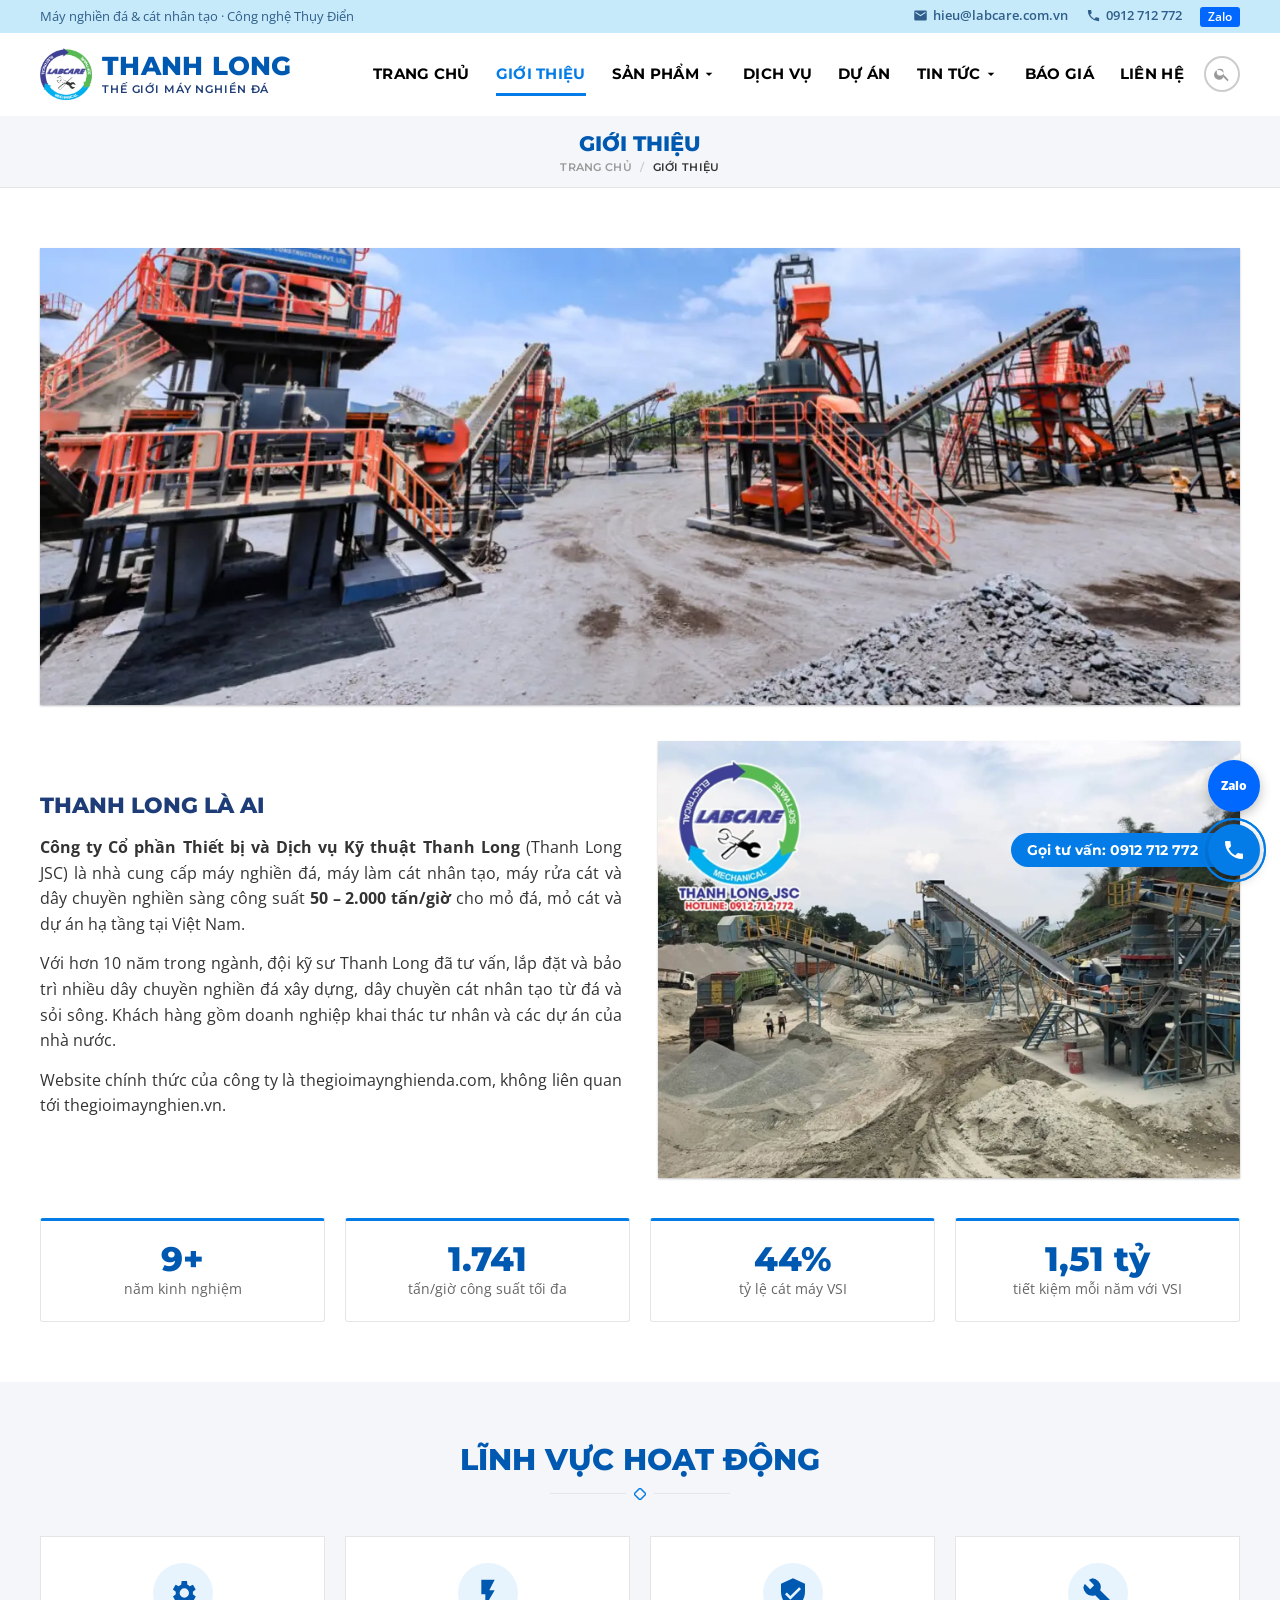
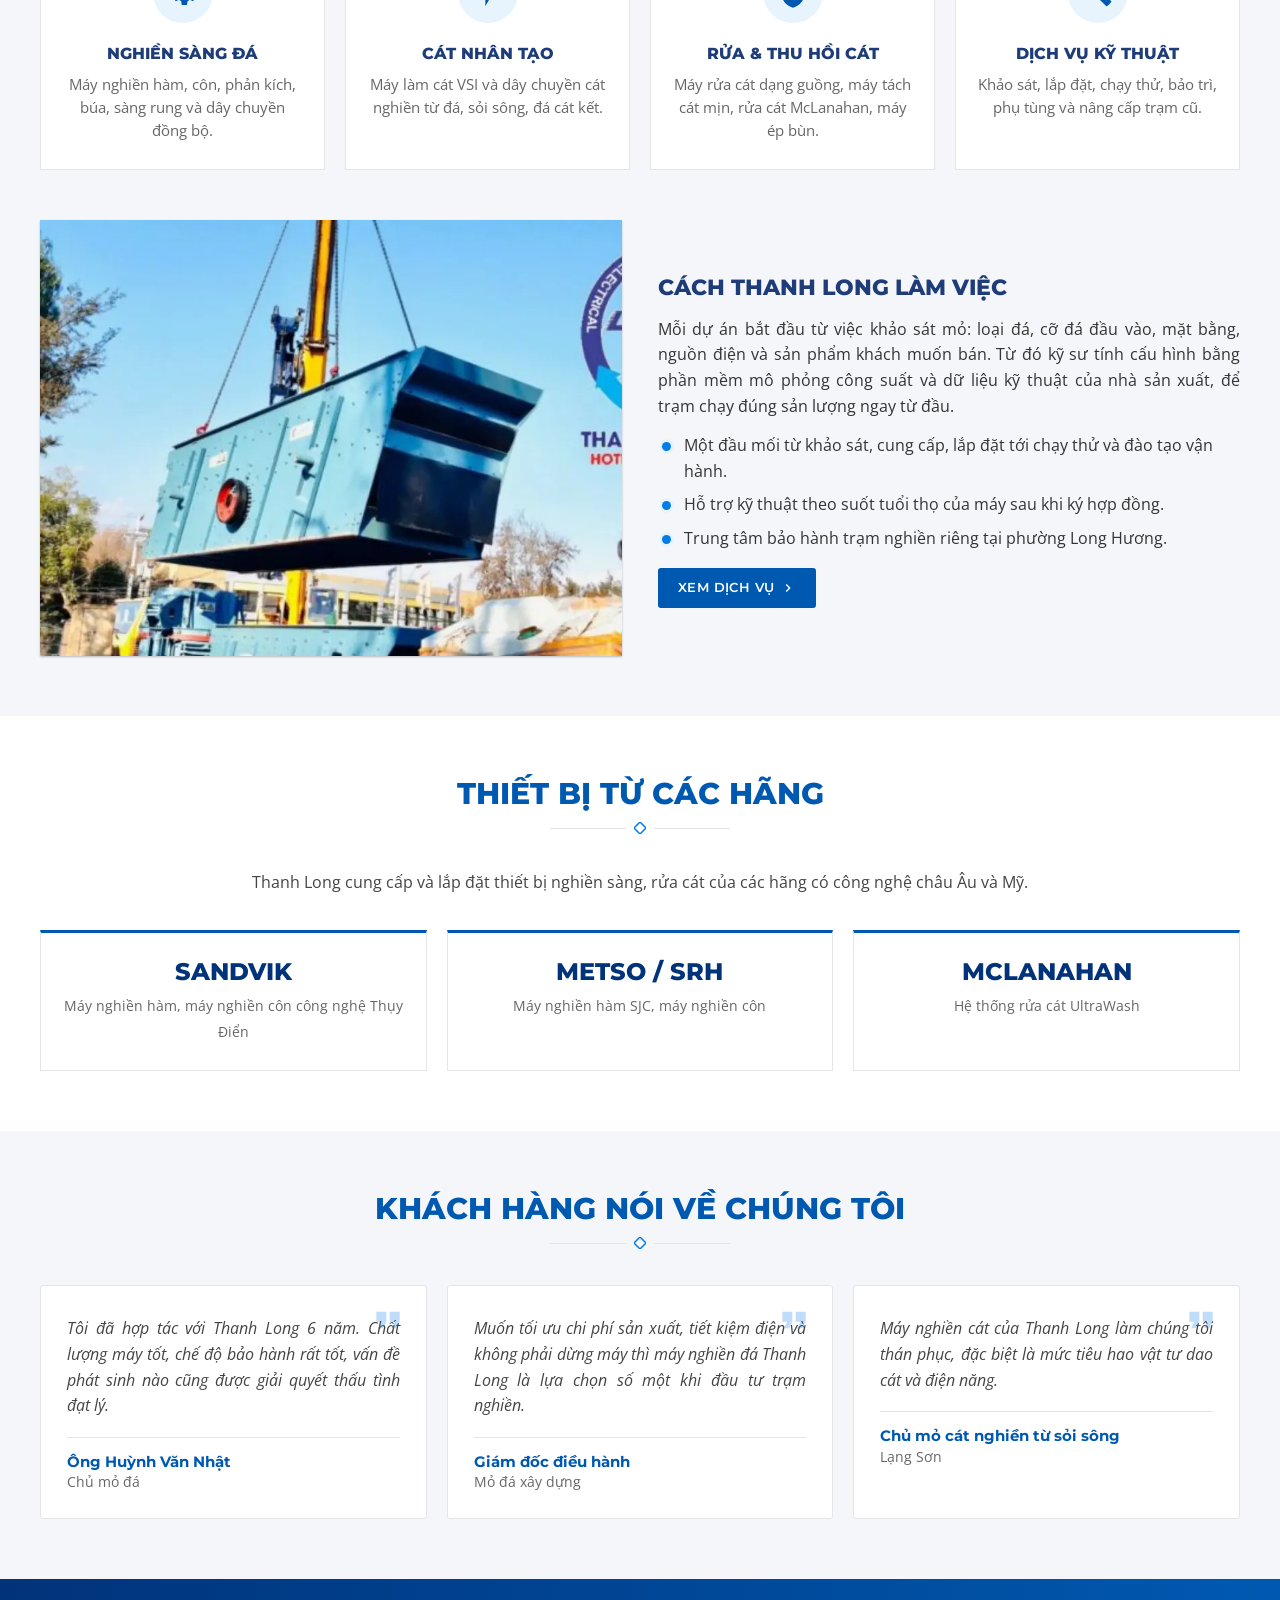
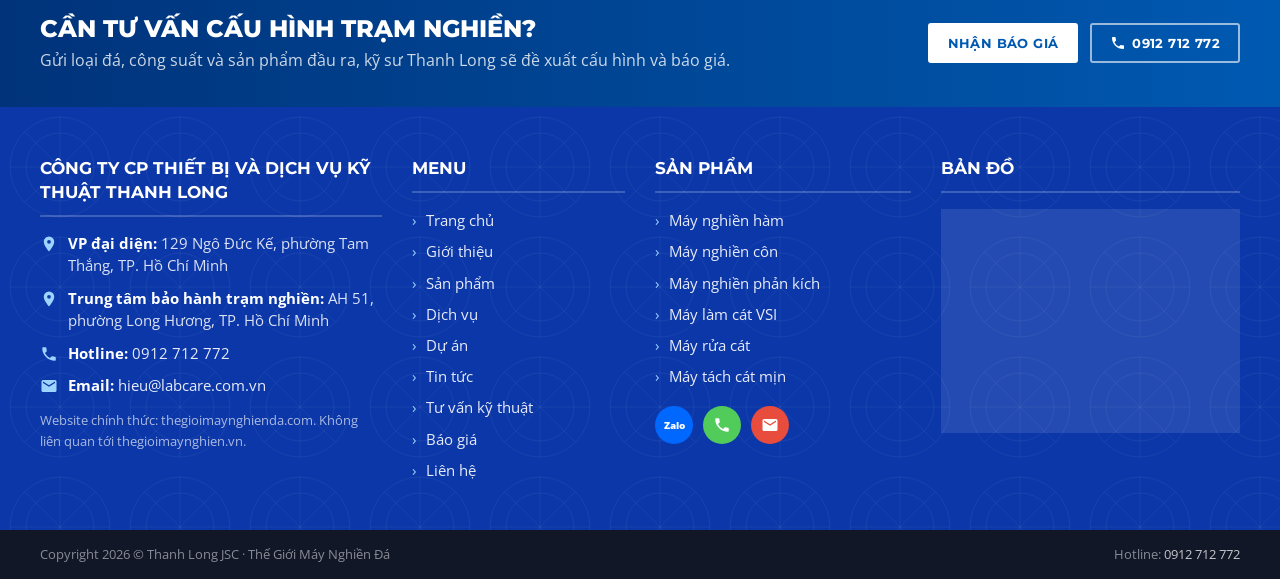
<file: gioithieu/index.html>
<!doctype html>
<html lang="vi">
<head>
  <meta charset="utf-8">
  <meta name="viewport" content="width=device-width, initial-scale=1">
  <title>Giới thiệu Thanh Long JSC – máy nghiền đá, cát nhân tạo</title>
  <meta name="description" content="Công ty CP Thiết bị và Dịch vụ Kỹ thuật Thanh Long: hơn 10 năm cung cấp, lắp đặt, bảo trì máy nghiền đá, máy làm cát VSI, dây chuyền 50–2.000 tấn/giờ.">
  <link rel="canonical" href="https://thegioimaynghienda.com/gioithieu/">
  <meta property="og:locale" content="vi_VN">
  <meta property="og:type" content="website">
  <meta property="og:site_name" content="Thế Giới Máy Nghiền Đá">
  <meta property="og:title" content="Giới thiệu Thanh Long JSC – máy nghiền đá, cát nhân tạo">
  <meta property="og:description" content="Công ty CP Thiết bị và Dịch vụ Kỹ thuật Thanh Long: hơn 10 năm cung cấp, lắp đặt, bảo trì máy nghiền đá, máy làm cát VSI, dây chuyền 50–2.000 tấn/giờ.">
  <meta property="og:image" content="../assets/img/tram-thanh-long.webp">
  <meta name="theme-color" content="#0059b1">
  <link rel="icon" href="../assets/img/logo.webp" type="image/webp">
  <link rel="preconnect" href="https://fonts.googleapis.com">
  <link rel="preconnect" href="https://fonts.gstatic.com" crossorigin>
  <link href="https://fonts.googleapis.com/css2?family=Montserrat:wght@500;600;700;800&family=Open+Sans:wght@400;600;700&display=swap" rel="stylesheet">
  <link rel="stylesheet" href="../assets/css/style.css?v=20261019c">
  <script type="application/ld+json">
{
  "@context": "https://schema.org",
  "@graph": [
    {
      "@type": "BreadcrumbList",
      "itemListElement": [
        {
          "@type": "ListItem",
          "position": 1,
          "name": "Trang chủ",
          "item": "https://thegioimaynghienda.com/"
        },
        {
          "@type": "ListItem",
          "position": 2,
          "name": "Giới thiệu"
        }
      ]
    },
    {
      "@type": "AboutPage",
      "url": "https://thegioimaynghienda.com/gioithieu/",
      "about": {
        "@id": "https://thegioimaynghienda.com/#org"
      }
    }
  ]
}
  </script>
</head>
<body id="top" data-page="gioithieu">
  <!-- layout:header — sửa ở index.html rồi chạy: python3 tools/sync-layout.py -->
  <svg width="0" height="0" style="position:absolute" aria-hidden="true">
    <symbol id="i-phone" viewBox="0 0 24 24"><path d="M6.6 10.8a15.1 15.1 0 0 0 6.6 6.6l2.2-2.2a1 1 0 0 1 1-.25 11.4 11.4 0 0 0 3.6.57 1 1 0 0 1 1 1V20a1 1 0 0 1-1 1A17 17 0 0 1 3 4a1 1 0 0 1 1-1h3.5a1 1 0 0 1 1 1c0 1.25.2 2.45.57 3.57a1 1 0 0 1-.25 1z"/></symbol>
    <symbol id="i-mail" viewBox="0 0 24 24"><path d="M20 4H4a2 2 0 0 0-2 2v12a2 2 0 0 0 2 2h16a2 2 0 0 0 2-2V6a2 2 0 0 0-2-2zm0 4-8 5-8-5V6l8 5 8-5z"/></symbol>
    <symbol id="i-pin" viewBox="0 0 24 24"><path d="M12 2a7 7 0 0 0-7 7c0 5.25 7 13 7 13s7-7.75 7-13a7 7 0 0 0-7-7zm0 9.5A2.5 2.5 0 1 1 12 6.5a2.5 2.5 0 0 1 0 5z"/></symbol>
    <symbol id="i-search" viewBox="0 0 24 24"><path d="M15.5 14h-.8l-.3-.3A6.5 6.5 0 1 0 14 15.5l.3.3v.8l5 5 1.5-1.5zm-6 0A4.5 4.5 0 1 1 14 9.5 4.5 4.5 0 0 1 9.5 14z"/></symbol>
    <symbol id="i-down" viewBox="0 0 24 24"><path d="M7 10l5 5 5-5z"/></symbol>
    <symbol id="i-right" viewBox="0 0 24 24"><path d="M8.6 16.6 13.2 12 8.6 7.4 10 6l6 6-6 6z"/></symbol>
    <symbol id="i-left" viewBox="0 0 24 24"><path d="M15.4 16.6 10.8 12l4.6-4.6L14 6l-6 6 6 6z"/></symbol>
    <symbol id="i-check" viewBox="0 0 24 24"><path d="M12 2a10 10 0 1 0 10 10A10 10 0 0 0 12 2zm-2 15-5-5 1.4-1.4L10 14.2l7.6-7.6L19 8z"/></symbol>
    <symbol id="i-menu" viewBox="0 0 24 24"><path d="M3 6h18v2H3zm0 5h18v2H3zm0 5h18v2H3z"/></symbol>
    <symbol id="i-close" viewBox="0 0 24 24"><path d="M19 6.4 17.6 5 12 10.6 6.4 5 5 6.4 10.6 12 5 17.6 6.4 19 12 13.4 17.6 19 19 17.6 13.4 12z"/></symbol>
    <symbol id="i-up" viewBox="0 0 24 24"><path d="M7.4 15.4 12 10.8l4.6 4.6L18 14l-6-6-6 6z"/></symbol>
    <symbol id="i-plus" viewBox="0 0 24 24"><path d="M19 13h-6v6h-2v-6H5v-2h6V5h2v6h6z"/></symbol>
    <symbol id="i-gear" viewBox="0 0 24 24"><path d="M19.4 13a7.6 7.6 0 0 0 0-2l2.1-1.6-2-3.5-2.5 1a7.3 7.3 0 0 0-1.7-1L15 3h-4l-.4 2.9a7.3 7.3 0 0 0-1.7 1l-2.5-1-2 3.5L6.6 11a7.6 7.6 0 0 0 0 2l-2.1 1.6 2 3.5 2.5-1a7.3 7.3 0 0 0 1.7 1L11 21h4l.4-2.9a7.3 7.3 0 0 0 1.7-1l2.5 1 2-3.5zM13 15.5a3.5 3.5 0 1 1 3.5-3.5 3.5 3.5 0 0 1-3.5 3.5z"/></symbol>
    <symbol id="i-bolt" viewBox="0 0 24 24"><path d="M7 2v11h3v9l7-12h-4l4-8z"/></symbol>
    <symbol id="i-shield" viewBox="0 0 24 24"><path d="M12 1 3 5v6c0 5.6 3.8 10.7 9 12 5.2-1.3 9-6.4 9-12V5zm-2 16-4-4 1.4-1.4 2.6 2.6 6.6-6.6L18 9z"/></symbol>
    <symbol id="i-tool" viewBox="0 0 24 24"><path d="M22.7 19 13.6 9.9a6.4 6.4 0 0 0-1.5-6.9A6.6 6.6 0 0 0 4.7 1.7l4.4 4.4-3 3-4.4-4.4A6.6 6.6 0 0 0 3 12.1a6.4 6.4 0 0 0 6.9 1.5l9.1 9.1a1 1 0 0 0 1.4 0l2.3-2.3a1 1 0 0 0 0-1.4z"/></symbol>
    <symbol id="i-quote" viewBox="0 0 24 24"><path d="M6 17h3l2-4V7H5v6h3zm8 0h3l2-4V7h-6v6h3z"/></symbol>
    <symbol id="i-clock" viewBox="0 0 24 24"><path d="M12 2a10 10 0 1 0 10 10A10 10 0 0 0 12 2zm4.2 14.2L11 13V7h1.5v5.2l4.5 2.7z"/></symbol>
    <symbol id="i-doc" viewBox="0 0 24 24"><path d="M14 2H6a2 2 0 0 0-2 2v16a2 2 0 0 0 2 2h12a2 2 0 0 0 2-2V8zm-1 7V3.5L18.5 9zM8 13h8v2H8zm0 4h5v2H8z"/></symbol>
    <symbol id="i-users" viewBox="0 0 24 24"><path d="M16 11a3 3 0 1 0-3-3 3 3 0 0 0 3 3zm-8 0a3 3 0 1 0-3-3 3 3 0 0 0 3 3zm0 2c-2.3 0-7 1.2-7 3.5V19h14v-2.5C15 14.2 10.3 13 8 13zm8 0c-.3 0-.6 0-1 .1a4.2 4.2 0 0 1 2 3.4V19h6v-2.5c0-2.3-4.7-3.5-7-3.5z"/></symbol>
  </svg>

  <header class="header" id="header">
    <div class="topbar">
      <div class="container topbar__in">
        <p class="topbar__left">Máy nghiền đá &amp; cát nhân tạo · Công nghệ Thụy Điển</p>
        <ul class="topbar__right">
          <li><a href="mailto:hieu@labcare.com.vn"><svg class="ico"><use href="#i-mail"/></svg>hieu@labcare.com.vn</a></li>
          <li><a href="tel:0912712772"><svg class="ico"><use href="#i-phone"/></svg>0912 712 772</a></li>
          <li><a class="topbar__zalo" href="https://zalo.me/0912712772" rel="noopener">Zalo</a></li>
        </ul>
      </div>
    </div>

    <div class="header-wrapper" id="headerWrap">
      <div class="container masthead">
        <button class="nav-toggle" id="navToggle" aria-label="Mở menu" aria-expanded="false" aria-controls="offcanvas"><svg class="ico"><use href="#i-menu"/></svg></button>
        <a class="logo" href="../" aria-label="Thanh Long JSC - Trang chủ">
          <img src="../assets/img/logo.webp" alt="" width="52" height="51">
          <span class="logo__txt"><b>THANH LONG</b><small>Thế giới máy nghiền đá</small></span>
        </a>
        <nav class="nav" aria-label="Menu chính">
          <ul>
            <li><a data-nav="home" href="../">Trang chủ</a></li>
            <li><a data-nav="gioithieu" href="../gioithieu/">Giới thiệu</a></li>
            <li class="has-dropdown">
              <a data-nav="san-pham" href="../san-pham/" aria-haspopup="true">Sản phẩm<svg class="ico ico--sm"><use href="#i-down"/></svg></a>
              <ul class="dropdown">
                <li><a href="../san-pham/#may-nghien-da">Máy nghiền đá</a></li>
                <li><a href="../san-pham/#cat-nhan-tao">Máy làm cát nhân tạo</a></li>
                <li><a href="../san-pham/#rua-cat">Máy rửa cát, tách cát mịn</a></li>
                <li><a href="../san-pham/#sang-tram">Sàng rung, trạm di động</a></li>
                <li><a href="../san-pham/#tuyen-quang">Thiết bị tuyển quặng</a></li>
                <li><a href="../san-pham/#day-chuyen">Dây chuyền theo công suất</a></li>
              </ul>
            </li>
            <li><a data-nav="dich-vu" href="../dich-vu/">Dịch vụ</a></li>
            <li><a data-nav="du-an" href="../category/du-an-cong-trinh/">Dự án</a></li>
            <li class="has-dropdown">
              <a data-nav="tin-tuc" href="../category/tin-tuc/" aria-haspopup="true">Tin tức<svg class="ico ico--sm"><use href="#i-down"/></svg></a>
              <ul class="dropdown">
                <li><a href="../category/tin-tuc/">Tin công ty</a></li>
                <li><a href="../category/tu-van-ky-thuat/">Tư vấn kỹ thuật</a></li>
              </ul>
            </li>
            <li><a data-nav="bao-gia" href="../bao-gia/">Báo giá</a></li>
            <li><a data-nav="lien-he" href="../lien-he/">Liên hệ</a></li>
          </ul>
        </nav>
        <button class="search-btn" id="searchBtn" aria-label="Tìm kiếm" aria-expanded="false" aria-controls="searchBox"><svg class="ico"><use href="#i-search"/></svg></button>
        <form class="search-box" id="searchBox" role="search" action="https://thegioimaynghienda.com/" hidden>
          <input type="search" name="s" placeholder="Tìm máy, bài viết..." aria-label="Từ khóa tìm kiếm">
          <button type="submit" aria-label="Tìm"><svg class="ico"><use href="#i-search"/></svg></button>
        </form>
      </div>
    </div>
  </header>

  <div class="offcanvas" id="offcanvas" aria-hidden="true">
    <div class="offcanvas__bg" data-close></div>
    <div class="offcanvas__panel" role="dialog" aria-modal="true" aria-label="Menu">
      <button class="offcanvas__close" data-close aria-label="Đóng menu"><svg class="ico"><use href="#i-close"/></svg></button>
      <form class="offcanvas__search" role="search" action="https://thegioimaynghienda.com/">
        <input type="search" name="s" placeholder="Tìm kiếm..." aria-label="Từ khóa tìm kiếm">
        <button type="submit" aria-label="Tìm"><svg class="ico"><use href="#i-search"/></svg></button>
      </form>
      <ul class="mnav">
        <li><a data-nav="home" href="../">Trang chủ</a></li>
        <li><a data-nav="gioithieu" href="../gioithieu/">Giới thiệu</a></li>
        <li class="mnav__sub">
          <a data-nav="san-pham" href="../san-pham/">Sản phẩm</a>
          <button class="mnav__toggle" aria-expanded="false" aria-label="Mở danh mục sản phẩm"><svg class="ico"><use href="#i-down"/></svg></button>
          <ul>
            <li><a href="../san-pham/#may-nghien-da">Máy nghiền đá</a></li>
            <li><a href="../san-pham/#cat-nhan-tao">Máy làm cát nhân tạo</a></li>
            <li><a href="../san-pham/#rua-cat">Máy rửa cát, tách cát mịn</a></li>
            <li><a href="../san-pham/#sang-tram">Sàng rung, trạm di động</a></li>
            <li><a href="../san-pham/#tuyen-quang">Thiết bị tuyển quặng</a></li>
          </ul>
        </li>
        <li><a data-nav="dich-vu" href="../dich-vu/">Dịch vụ</a></li>
        <li><a data-nav="du-an" href="../category/du-an-cong-trinh/">Dự án</a></li>
        <li class="mnav__sub">
          <a data-nav="tin-tuc" href="../category/tin-tuc/">Tin tức</a>
          <button class="mnav__toggle" aria-expanded="false" aria-label="Mở danh mục tin tức"><svg class="ico"><use href="#i-down"/></svg></button>
          <ul>
            <li><a href="../category/tin-tuc/">Tin công ty</a></li>
            <li><a href="../category/tu-van-ky-thuat/">Tư vấn kỹ thuật</a></li>
          </ul>
        </li>
        <li><a data-nav="bao-gia" href="../bao-gia/">Báo giá</a></li>
        <li><a data-nav="lien-he" href="../lien-he/">Liên hệ</a></li>
      </ul>
      <a class="offcanvas__call" href="tel:0912712772"><svg class="ico"><use href="#i-phone"/></svg>0912 712 772</a>
    </div>
  </div>
  <!-- /layout:header -->

  <main id="main">
    <div class="page-title">
      <div class="container">
        <h1>Giới thiệu</h1>
        <ol class="crumbs" aria-label="Breadcrumb"><li><a href="../">Trang chủ</a></li><li><span aria-current="page">Giới thiệu</span></li></ol>
      </div>
    </div>
    <section class="section">
      <div class="container">
        <figure class="hero-img reveal"><img style="object-position:center 85%" src="../assets/img/sandvik.webp" alt="Dàn máy nghiền đá Thanh Long đang vận hành tại mỏ" width="1202" height="800"></figure>
        <div class="split">
          <div class="prose reveal">
            <h2>Thanh Long là ai</h2>
            <p><b>Công ty Cổ phần Thiết bị và Dịch vụ Kỹ thuật Thanh Long</b> (Thanh Long JSC) là nhà cung cấp máy nghiền đá, máy làm cát nhân tạo, máy rửa cát và dây chuyền nghiền sàng công suất <b>50 – 2.000 tấn/giờ</b> cho mỏ đá, mỏ cát và dự án hạ tầng tại Việt Nam.</p>
            <p>Với hơn 10 năm trong ngành, đội kỹ sư Thanh Long đã tư vấn, lắp đặt và bảo trì nhiều dây chuyền nghiền đá xây dựng, dây chuyền cát nhân tạo từ đá và sỏi sông. Khách hàng gồm doanh nghiệp khai thác tư nhân và các dự án của nhà nước.</p>
            <p>Website chính thức của công ty là thegioimaynghienda.com, không liên quan tới thegioimaynghien.vn.</p>
          </div>
          <figure class="split__img reveal"><img src="../assets/img/tram-thanh-long.webp" alt="Trạm nghiền đá do Thanh Long lắp đặt" width="1080" height="810" loading="lazy"></figure>
        </div>
        <ul class="stats">
          <li class="reveal"><b><span data-count="10">0</span>+</b><span>năm kinh nghiệm</span></li>
          <li class="reveal"><b><span data-count="2000">0</span></b><span>tấn/giờ công suất tối đa</span></li>
          <li class="reveal"><b><span data-count="50">0</span>%</b><span>tỷ lệ cát máy VSI</span></li>
          <li class="reveal"><b><span data-count="1.73" data-dec="2">0</span> tỷ</b><span>tiết kiệm mỗi năm với VSI</span></li>
        </ul>
      </div>
    </section>

    <section class="section section--gray">
      <div class="container">
        <div class="section-title reveal"><h2>Lĩnh vực hoạt động</h2></div>
        <div class="svc-grid">
          <div class="svc reveal"><svg class="ico"><use href="#i-gear"/></svg><h3>Nghiền sàng đá</h3><p>Máy nghiền hàm, côn, phản kích, búa, sàng rung và dây chuyền đồng bộ.</p></div>
          <div class="svc reveal"><svg class="ico"><use href="#i-bolt"/></svg><h3>Cát nhân tạo</h3><p>Máy làm cát VSI và dây chuyền cát nghiền từ đá, sỏi sông, đá cát kết.</p></div>
          <div class="svc reveal"><svg class="ico"><use href="#i-shield"/></svg><h3>Rửa &amp; thu hồi cát</h3><p>Máy rửa cát dạng guồng, máy tách cát mịn, rửa cát McLanahan, máy ép bùn.</p></div>
          <div class="svc reveal"><svg class="ico"><use href="#i-tool"/></svg><h3>Dịch vụ kỹ thuật</h3><p>Khảo sát, lắp đặt, chạy thử, bảo trì, phụ tùng và nâng cấp trạm cũ.</p></div>
        </div>
        <div class="split split--rev">
          <div class="prose reveal">
            <h2>Cách Thanh Long làm việc</h2>
            <p>Mỗi dự án bắt đầu từ việc khảo sát mỏ: loại đá, cỡ đá đầu vào, mặt bằng, nguồn điện và sản phẩm khách muốn bán. Từ đó kỹ sư tính cấu hình bằng phần mềm mô phỏng công suất và dữ liệu kỹ thuật của nhà sản xuất, để trạm chạy đúng sản lượng ngay từ đầu.</p>
            <ul>
              <li>Một đầu mối từ khảo sát, cung cấp, lắp đặt tới chạy thử và đào tạo vận hành.</li>
              <li>Hỗ trợ kỹ thuật theo suốt tuổi thọ của máy sau khi ký hợp đồng.</li>
              <li>Trung tâm bảo hành trạm nghiền riêng tại phường Long Hương.</li>
            </ul>
            <a class="button button--primary" href="../dich-vu/">Xem dịch vụ<svg class="ico ico--sm"><use href="#i-right"/></svg></a>
          </div>
          <figure class="split__img reveal"><img src="../assets/img/du-an-300.webp" alt="Lắp đặt sàng rung trong dây chuyền 300 tấn/giờ" width="800" height="369" loading="lazy"></figure>
        </div>
      </div>
    </section>

    <section class="section">
      <div class="container">
        <div class="section-title reveal"><h2>Thiết bị từ các hãng</h2></div>
        <p class="intro reveal">Thanh Long cung cấp và lắp đặt thiết bị nghiền sàng, rửa cát của các hãng có công nghệ châu Âu và Mỹ.</p>
        <div class="partners">
          <div class="partner reveal"><b>Sandvik</b><span>Máy nghiền hàm, máy nghiền côn công nghệ Thụy Điển</span></div>
          <div class="partner reveal"><b>Metso / SRH</b><span>Máy nghiền hàm SJC, máy nghiền côn</span></div>
          <div class="partner reveal"><b>McLanahan</b><span>Hệ thống rửa cát UltraWash</span></div>
        </div>
      </div>
    </section>

    <section class="section section--gray">
      <div class="container">
        <div class="section-title reveal"><h2>Khách hàng nói về chúng tôi</h2></div>
        <div class="reviews">
          <figure class="review reveal">
            <svg class="ico review__q"><use href="#i-quote"/></svg>
            <blockquote>Tôi đã hợp tác với Thanh Long 6 năm. Chất lượng máy tốt, chế độ bảo hành rất tốt, vấn đề phát sinh nào cũng được giải quyết thấu tình đạt lý.</blockquote>
            <figcaption><b>Ông Huỳnh Văn Nhật</b>Chủ mỏ đá</figcaption>
          </figure>
          <figure class="review reveal">
            <svg class="ico review__q"><use href="#i-quote"/></svg>
            <blockquote>Muốn tối ưu chi phí sản xuất, tiết kiệm điện và không phải dừng máy thì máy nghiền đá Thanh Long là lựa chọn số một khi đầu tư trạm nghiền.</blockquote>
            <figcaption><b>Giám đốc điều hành</b>Mỏ đá xây dựng</figcaption>
          </figure>
          <figure class="review reveal">
            <svg class="ico review__q"><use href="#i-quote"/></svg>
            <blockquote>Máy nghiền cát của Thanh Long làm chúng tôi thán phục, đặc biệt là mức tiêu hao vật tư dao cát và điện năng.</blockquote>
            <figcaption><b>Chủ mỏ cát nghiền từ sỏi sông</b>Lạng Sơn</figcaption>
          </figure>
        </div>
      </div>
    </section>
    <section class="cta-band">
      <div class="container cta-band__in">
        <div>
          <h2>Cần tư vấn cấu hình trạm nghiền?</h2>
          <p>Gửi loại đá, công suất và sản phẩm đầu ra, kỹ sư Thanh Long sẽ đề xuất cấu hình và báo giá.</p>
        </div>
        <div class="cta-band__btns">
          <a class="button button--white" href="../bao-gia/">Nhận báo giá</a>
          <a class="button button--ghost" href="tel:0912712772"><svg class="ico ico--sm"><use href="#i-phone"/></svg>0912 712 772</a>
        </div>
      </div>
    </section>
  </main>

  <!-- layout:footer — sửa ở index.html rồi chạy: python3 tools/sync-layout.py -->
  <footer class="footer">
    <div class="container footer__in">
      <div class="footer__col footer__col--wide">
        <h3 class="footer__title">Công ty CP Thiết bị và Dịch vụ Kỹ thuật Thanh Long</h3>
        <ul class="footer__info">
          <li><svg class="ico"><use href="#i-pin"/></svg><span><b>VP đại diện:</b> 129 Ngô Đức Kế, phường Tam Thắng, TP. Hồ Chí Minh</span></li>
          <li><svg class="ico"><use href="#i-pin"/></svg><span><b>Trung tâm bảo hành trạm nghiền:</b> AH 51, phường Long Hương, TP. Hồ Chí Minh</span></li>
          <li><svg class="ico"><use href="#i-phone"/></svg><span><b>Hotline:</b> <a href="tel:0912712772">0912 712 772</a></span></li>
          <li><svg class="ico"><use href="#i-mail"/></svg><span><b>Email:</b> <a href="mailto:hieu@labcare.com.vn">hieu@labcare.com.vn</a></span></li>
        </ul>
        <p class="footer__note">Website chính thức: thegioimaynghienda.com. Không liên quan tới thegioimaynghien.vn.</p>
      </div>
      <div class="footer__col">
        <h3 class="footer__title">Menu</h3>
        <ul class="footer__links">
          <li><a href="../">Trang chủ</a></li>
          <li><a href="../gioithieu/">Giới thiệu</a></li>
          <li><a href="../san-pham/">Sản phẩm</a></li>
          <li><a href="../dich-vu/">Dịch vụ</a></li>
          <li><a href="../category/du-an-cong-trinh/">Dự án</a></li>
          <li><a href="../category/tin-tuc/">Tin tức</a></li>
          <li><a href="../category/tu-van-ky-thuat/">Tư vấn kỹ thuật</a></li>
          <li><a href="../bao-gia/">Báo giá</a></li>
          <li><a href="../lien-he/">Liên hệ</a></li>
        </ul>
      </div>
      <div class="footer__col">
        <h3 class="footer__title">Sản phẩm</h3>
        <ul class="footer__links">
          <li><a href="../san-pham/#may-nghien-da">Máy nghiền hàm</a></li>
          <li><a href="../san-pham/#may-nghien-da">Máy nghiền côn</a></li>
          <li><a href="../san-pham/#may-nghien-da">Máy nghiền phản kích</a></li>
          <li><a href="../san-pham/#cat-nhan-tao">Máy làm cát VSI</a></li>
          <li><a href="../san-pham/#rua-cat">Máy rửa cát</a></li>
          <li><a href="../san-pham/#rua-cat">Máy tách cát mịn</a></li>
        </ul>
        <div class="footer__social">
          <a href="https://zalo.me/0912712772" rel="noopener" aria-label="Zalo" class="soc soc--zalo">Zalo</a>
          <a href="tel:0912712772" aria-label="Gọi điện" class="soc soc--call"><svg class="ico"><use href="#i-phone"/></svg></a>
          <a href="mailto:hieu@labcare.com.vn" aria-label="Email" class="soc soc--mail"><svg class="ico"><use href="#i-mail"/></svg></a>
        </div>
      </div>
      <div class="footer__col">
        <h3 class="footer__title">Bản đồ</h3>
        <div class="footer__map">
          <iframe title="Bản đồ văn phòng Thanh Long" loading="lazy" referrerpolicy="no-referrer-when-downgrade" src="https://maps.google.com/maps?q=129%20Ng%C3%B4%20%C4%90%E1%BB%A9c%20K%E1%BA%BF%2C%20Tam%20Th%E1%BA%AFng%2C%20H%E1%BB%93%20Ch%C3%AD%20Minh&amp;z=15&amp;output=embed"></iframe>
        </div>
      </div>
    </div>
    <div class="footer__bottom">
      <div class="container footer__bottom-in">
        <p>Copyright 2026 © Thanh Long JSC · Thế Giới Máy Nghiền Đá</p>
        <p>Hotline: <a href="tel:0912712772">0912 712 772</a></p>
      </div>
    </div>
  </footer>

  <div class="float">
    <a class="float__btn float__btn--zalo" href="https://zalo.me/0912712772" rel="noopener" aria-label="Nhắn Zalo">Zalo</a>
    <a class="float__btn float__btn--call" href="tel:0912712772" aria-label="Gọi 0912 712 772"><svg class="ico"><use href="#i-phone"/></svg></a>
    <span class="float__label">Gọi tư vấn: 0912 712 772</span>
  </div>
  <a class="to-top" id="toTop" href="#top" aria-label="Lên đầu trang"><svg class="ico"><use href="#i-up"/></svg></a>
  <nav class="mbar" aria-label="Liên hệ nhanh">
    <a href="tel:0912712772"><svg class="ico"><use href="#i-phone"/></svg>Gọi điện</a>
    <a href="https://zalo.me/0912712772" rel="noopener"><span class="mbar__zalo">Zalo</span>Nhắn Zalo</a>
    <a href="../bao-gia/" class="mbar__quote">Báo giá</a>
  </nav>
  <!-- /layout:footer -->

  <script src="../assets/js/main.js?v=20261019c" defer></script>
</body>
</html>
</file>
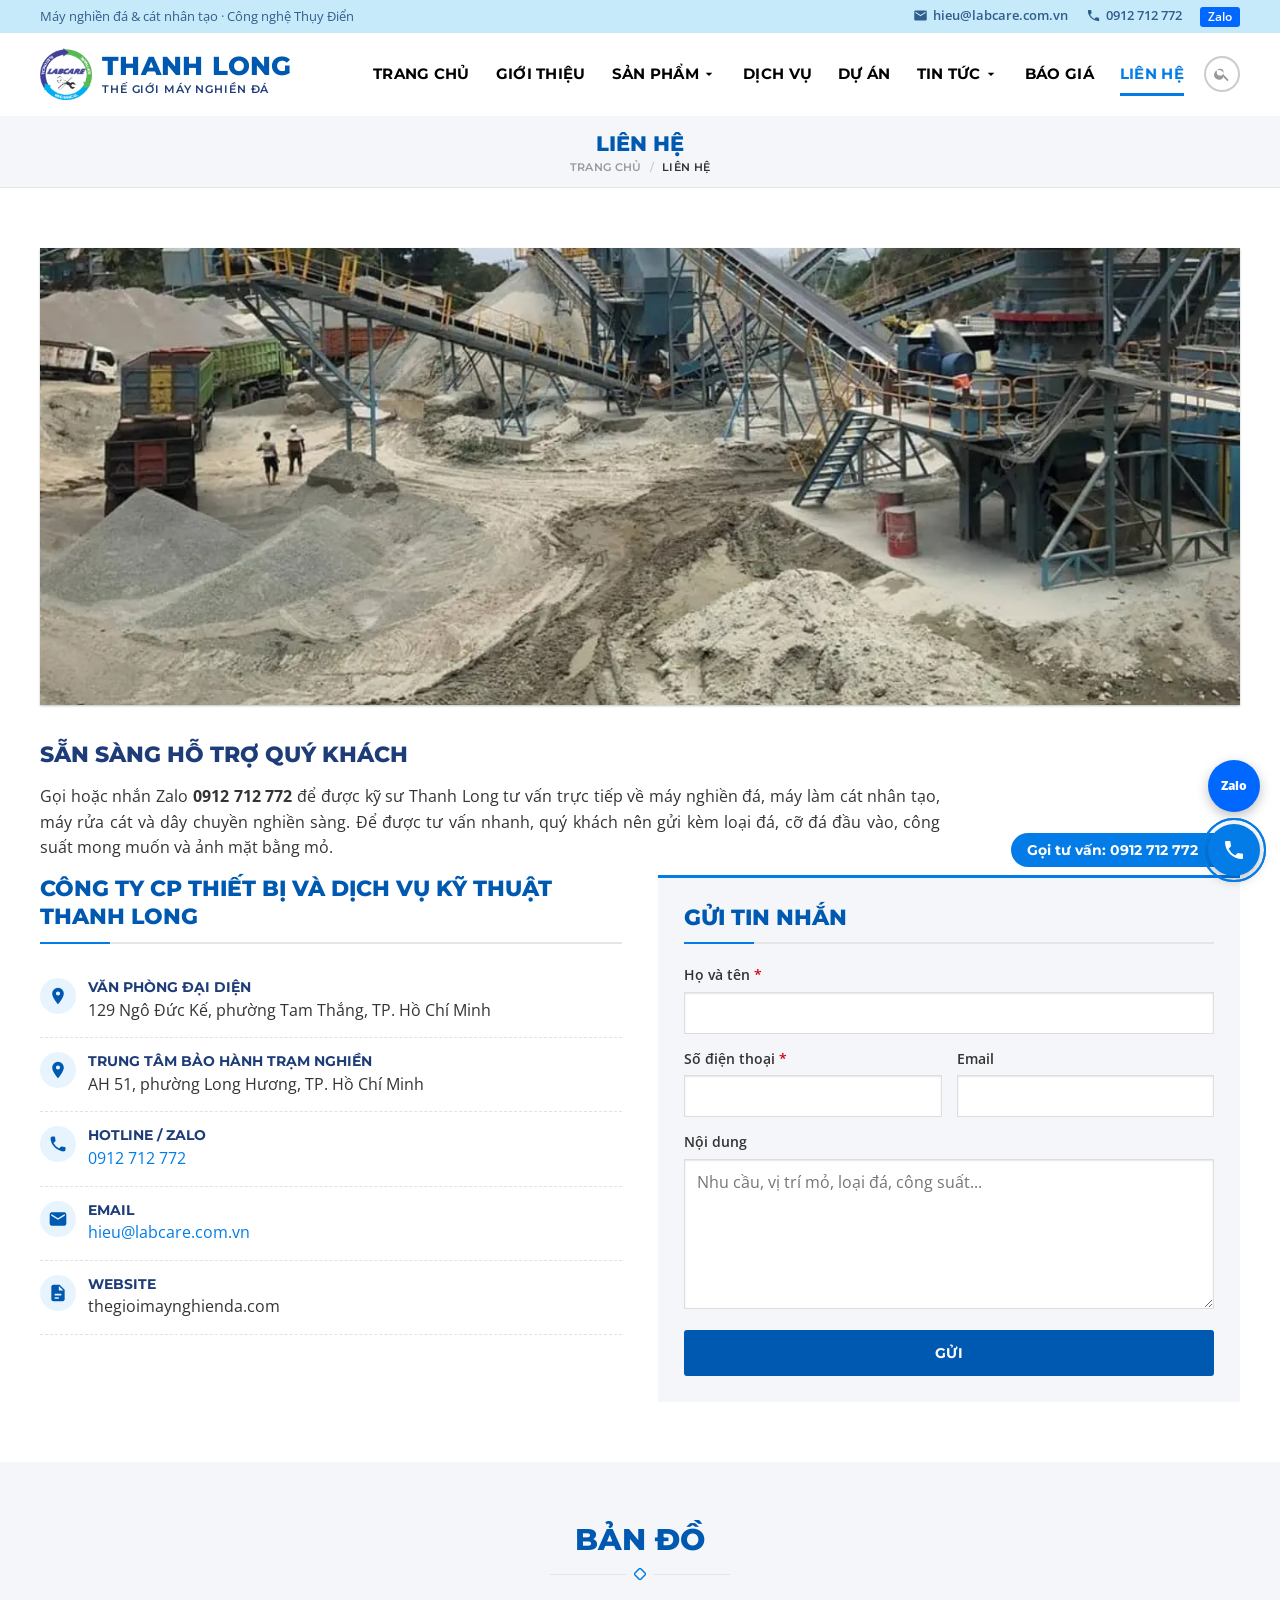
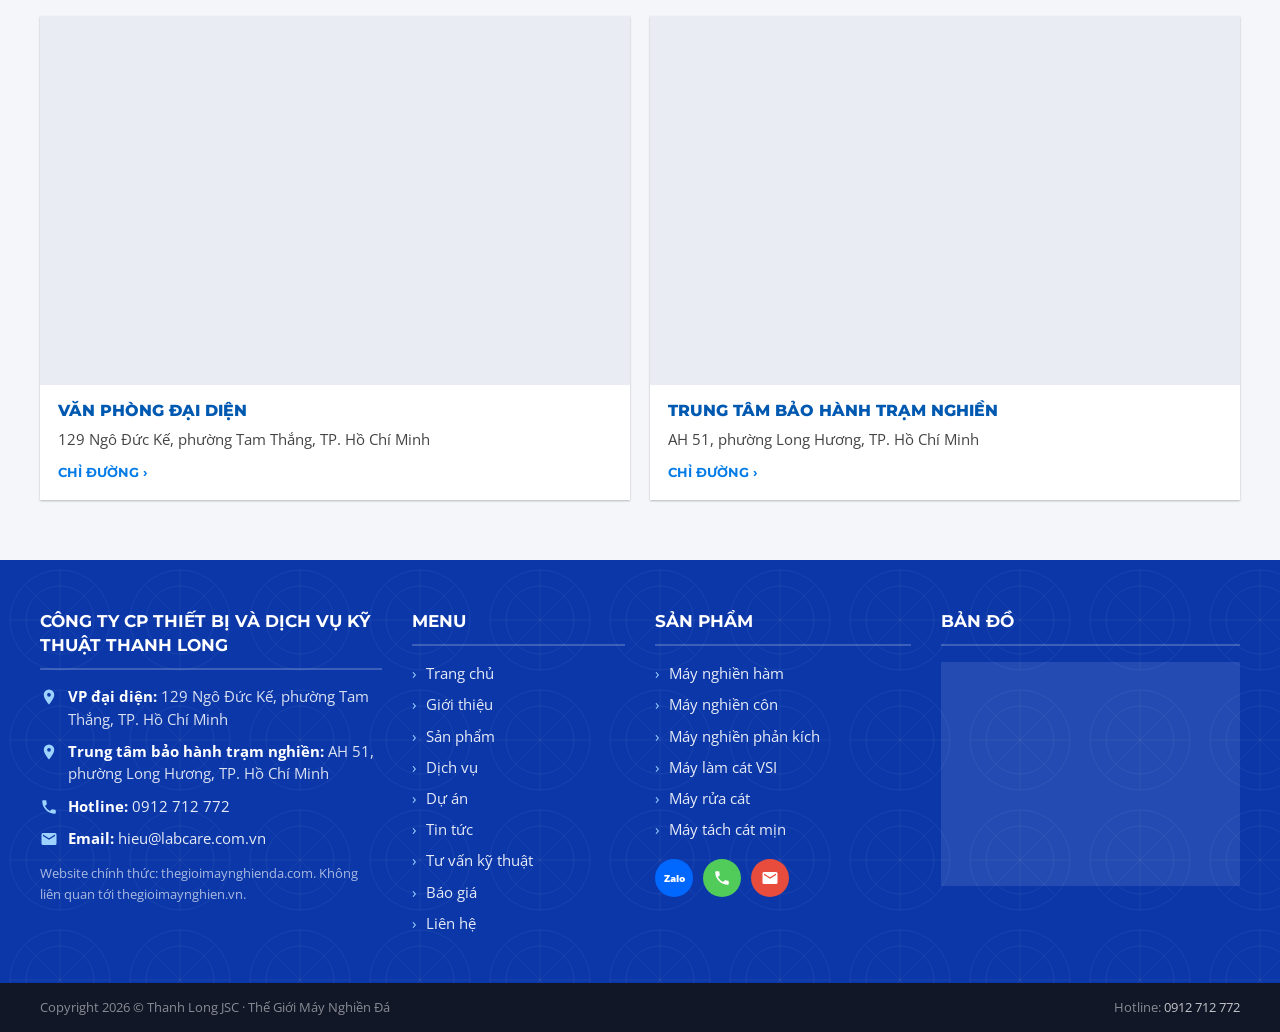
<file: lien-he/index.html>
<!doctype html>
<html lang="vi">
<head>
  <meta charset="utf-8">
  <meta name="viewport" content="width=device-width, initial-scale=1">
  <title>Liên hệ Thanh Long JSC – hotline 0912 712 772</title>
  <meta name="description" content="Liên hệ Thanh Long JSC: hotline, Zalo 0912 712 772, văn phòng 129 Ngô Đức Kế TP.HCM, trung tâm bảo hành trạm nghiền AH 51 Long Hương.">
  <link rel="canonical" href="https://thegioimaynghienda.com/lien-he/">
  <meta property="og:locale" content="vi_VN">
  <meta property="og:type" content="website">
  <meta property="og:site_name" content="Thế Giới Máy Nghiền Đá">
  <meta property="og:title" content="Liên hệ Thanh Long JSC – hotline 0912 712 772">
  <meta property="og:description" content="Liên hệ Thanh Long JSC: hotline, Zalo 0912 712 772, văn phòng 129 Ngô Đức Kế TP.HCM, trung tâm bảo hành trạm nghiền AH 51 Long Hương.">
  <meta property="og:image" content="../assets/img/tram-thanh-long.webp">
  <meta name="theme-color" content="#0059b1">
  <link rel="icon" href="../assets/img/logo.webp" type="image/webp">
  <link rel="preconnect" href="https://fonts.googleapis.com">
  <link rel="preconnect" href="https://fonts.gstatic.com" crossorigin>
  <link href="https://fonts.googleapis.com/css2?family=Montserrat:wght@500;600;700;800&family=Open+Sans:wght@400;600;700&display=swap" rel="stylesheet">
  <link rel="stylesheet" href="../assets/css/style.css?v=20261019c">
  <script type="application/ld+json">
{
  "@context": "https://schema.org",
  "@graph": [
    {
      "@type": "BreadcrumbList",
      "itemListElement": [
        {
          "@type": "ListItem",
          "position": 1,
          "name": "Trang chủ",
          "item": "https://thegioimaynghienda.com/"
        },
        {
          "@type": "ListItem",
          "position": 2,
          "name": "Liên hệ"
        }
      ]
    },
    {
      "@type": "ContactPage",
      "url": "https://thegioimaynghienda.com/lien-he/",
      "about": {
        "@id": "https://thegioimaynghienda.com/#org"
      }
    },
    {
      "@type": "LocalBusiness",
      "name": "Thanh Long JSC – Văn phòng đại diện TP.HCM",
      "parentOrganization": {
        "@id": "https://thegioimaynghienda.com/#org"
      },
      "telephone": "+84912712772",
      "email": "hieu@labcare.com.vn",
      "image": "https://thegioimaynghienda.com/assets/img/tram-thanh-long.webp",
      "address": {
        "@type": "PostalAddress",
        "streetAddress": "129 Ngô Đức Kế, phường Tam Thắng",
        "addressLocality": "Thành phố Hồ Chí Minh",
        "addressCountry": "VN"
      }
    },
    {
      "@type": "LocalBusiness",
      "name": "Thanh Long JSC – Trung tâm bảo hành trạm nghiền",
      "parentOrganization": {
        "@id": "https://thegioimaynghienda.com/#org"
      },
      "telephone": "+84912712772",
      "address": {
        "@type": "PostalAddress",
        "streetAddress": "AH 51, phường Long Hương",
        "addressLocality": "Thành phố Hồ Chí Minh",
        "addressCountry": "VN"
      }
    }
  ]
}
  </script>
</head>
<body id="top" data-page="lien-he">
  <!-- layout:header — sửa ở index.html rồi chạy: python3 tools/sync-layout.py -->
  <svg width="0" height="0" style="position:absolute" aria-hidden="true">
    <symbol id="i-phone" viewBox="0 0 24 24"><path d="M6.6 10.8a15.1 15.1 0 0 0 6.6 6.6l2.2-2.2a1 1 0 0 1 1-.25 11.4 11.4 0 0 0 3.6.57 1 1 0 0 1 1 1V20a1 1 0 0 1-1 1A17 17 0 0 1 3 4a1 1 0 0 1 1-1h3.5a1 1 0 0 1 1 1c0 1.25.2 2.45.57 3.57a1 1 0 0 1-.25 1z"/></symbol>
    <symbol id="i-mail" viewBox="0 0 24 24"><path d="M20 4H4a2 2 0 0 0-2 2v12a2 2 0 0 0 2 2h16a2 2 0 0 0 2-2V6a2 2 0 0 0-2-2zm0 4-8 5-8-5V6l8 5 8-5z"/></symbol>
    <symbol id="i-pin" viewBox="0 0 24 24"><path d="M12 2a7 7 0 0 0-7 7c0 5.25 7 13 7 13s7-7.75 7-13a7 7 0 0 0-7-7zm0 9.5A2.5 2.5 0 1 1 12 6.5a2.5 2.5 0 0 1 0 5z"/></symbol>
    <symbol id="i-search" viewBox="0 0 24 24"><path d="M15.5 14h-.8l-.3-.3A6.5 6.5 0 1 0 14 15.5l.3.3v.8l5 5 1.5-1.5zm-6 0A4.5 4.5 0 1 1 14 9.5 4.5 4.5 0 0 1 9.5 14z"/></symbol>
    <symbol id="i-down" viewBox="0 0 24 24"><path d="M7 10l5 5 5-5z"/></symbol>
    <symbol id="i-right" viewBox="0 0 24 24"><path d="M8.6 16.6 13.2 12 8.6 7.4 10 6l6 6-6 6z"/></symbol>
    <symbol id="i-left" viewBox="0 0 24 24"><path d="M15.4 16.6 10.8 12l4.6-4.6L14 6l-6 6 6 6z"/></symbol>
    <symbol id="i-check" viewBox="0 0 24 24"><path d="M12 2a10 10 0 1 0 10 10A10 10 0 0 0 12 2zm-2 15-5-5 1.4-1.4L10 14.2l7.6-7.6L19 8z"/></symbol>
    <symbol id="i-menu" viewBox="0 0 24 24"><path d="M3 6h18v2H3zm0 5h18v2H3zm0 5h18v2H3z"/></symbol>
    <symbol id="i-close" viewBox="0 0 24 24"><path d="M19 6.4 17.6 5 12 10.6 6.4 5 5 6.4 10.6 12 5 17.6 6.4 19 12 13.4 17.6 19 19 17.6 13.4 12z"/></symbol>
    <symbol id="i-up" viewBox="0 0 24 24"><path d="M7.4 15.4 12 10.8l4.6 4.6L18 14l-6-6-6 6z"/></symbol>
    <symbol id="i-plus" viewBox="0 0 24 24"><path d="M19 13h-6v6h-2v-6H5v-2h6V5h2v6h6z"/></symbol>
    <symbol id="i-gear" viewBox="0 0 24 24"><path d="M19.4 13a7.6 7.6 0 0 0 0-2l2.1-1.6-2-3.5-2.5 1a7.3 7.3 0 0 0-1.7-1L15 3h-4l-.4 2.9a7.3 7.3 0 0 0-1.7 1l-2.5-1-2 3.5L6.6 11a7.6 7.6 0 0 0 0 2l-2.1 1.6 2 3.5 2.5-1a7.3 7.3 0 0 0 1.7 1L11 21h4l.4-2.9a7.3 7.3 0 0 0 1.7-1l2.5 1 2-3.5zM13 15.5a3.5 3.5 0 1 1 3.5-3.5 3.5 3.5 0 0 1-3.5 3.5z"/></symbol>
    <symbol id="i-bolt" viewBox="0 0 24 24"><path d="M7 2v11h3v9l7-12h-4l4-8z"/></symbol>
    <symbol id="i-shield" viewBox="0 0 24 24"><path d="M12 1 3 5v6c0 5.6 3.8 10.7 9 12 5.2-1.3 9-6.4 9-12V5zm-2 16-4-4 1.4-1.4 2.6 2.6 6.6-6.6L18 9z"/></symbol>
    <symbol id="i-tool" viewBox="0 0 24 24"><path d="M22.7 19 13.6 9.9a6.4 6.4 0 0 0-1.5-6.9A6.6 6.6 0 0 0 4.7 1.7l4.4 4.4-3 3-4.4-4.4A6.6 6.6 0 0 0 3 12.1a6.4 6.4 0 0 0 6.9 1.5l9.1 9.1a1 1 0 0 0 1.4 0l2.3-2.3a1 1 0 0 0 0-1.4z"/></symbol>
    <symbol id="i-quote" viewBox="0 0 24 24"><path d="M6 17h3l2-4V7H5v6h3zm8 0h3l2-4V7h-6v6h3z"/></symbol>
    <symbol id="i-clock" viewBox="0 0 24 24"><path d="M12 2a10 10 0 1 0 10 10A10 10 0 0 0 12 2zm4.2 14.2L11 13V7h1.5v5.2l4.5 2.7z"/></symbol>
    <symbol id="i-doc" viewBox="0 0 24 24"><path d="M14 2H6a2 2 0 0 0-2 2v16a2 2 0 0 0 2 2h12a2 2 0 0 0 2-2V8zm-1 7V3.5L18.5 9zM8 13h8v2H8zm0 4h5v2H8z"/></symbol>
    <symbol id="i-users" viewBox="0 0 24 24"><path d="M16 11a3 3 0 1 0-3-3 3 3 0 0 0 3 3zm-8 0a3 3 0 1 0-3-3 3 3 0 0 0 3 3zm0 2c-2.3 0-7 1.2-7 3.5V19h14v-2.5C15 14.2 10.3 13 8 13zm8 0c-.3 0-.6 0-1 .1a4.2 4.2 0 0 1 2 3.4V19h6v-2.5c0-2.3-4.7-3.5-7-3.5z"/></symbol>
  </svg>

  <header class="header" id="header">
    <div class="topbar">
      <div class="container topbar__in">
        <p class="topbar__left">Máy nghiền đá &amp; cát nhân tạo · Công nghệ Thụy Điển</p>
        <ul class="topbar__right">
          <li><a href="mailto:hieu@labcare.com.vn"><svg class="ico"><use href="#i-mail"/></svg>hieu@labcare.com.vn</a></li>
          <li><a href="tel:0912712772"><svg class="ico"><use href="#i-phone"/></svg>0912 712 772</a></li>
          <li><a class="topbar__zalo" href="https://zalo.me/0912712772" rel="noopener">Zalo</a></li>
        </ul>
      </div>
    </div>

    <div class="header-wrapper" id="headerWrap">
      <div class="container masthead">
        <button class="nav-toggle" id="navToggle" aria-label="Mở menu" aria-expanded="false" aria-controls="offcanvas"><svg class="ico"><use href="#i-menu"/></svg></button>
        <a class="logo" href="../" aria-label="Thanh Long JSC - Trang chủ">
          <img src="../assets/img/logo.webp" alt="" width="52" height="51">
          <span class="logo__txt"><b>THANH LONG</b><small>Thế giới máy nghiền đá</small></span>
        </a>
        <nav class="nav" aria-label="Menu chính">
          <ul>
            <li><a data-nav="home" href="../">Trang chủ</a></li>
            <li><a data-nav="gioithieu" href="../gioithieu/">Giới thiệu</a></li>
            <li class="has-dropdown">
              <a data-nav="san-pham" href="../san-pham/" aria-haspopup="true">Sản phẩm<svg class="ico ico--sm"><use href="#i-down"/></svg></a>
              <ul class="dropdown">
                <li><a href="../san-pham/#may-nghien-da">Máy nghiền đá</a></li>
                <li><a href="../san-pham/#cat-nhan-tao">Máy làm cát nhân tạo</a></li>
                <li><a href="../san-pham/#rua-cat">Máy rửa cát, tách cát mịn</a></li>
                <li><a href="../san-pham/#sang-tram">Sàng rung, trạm di động</a></li>
                <li><a href="../san-pham/#tuyen-quang">Thiết bị tuyển quặng</a></li>
                <li><a href="../san-pham/#day-chuyen">Dây chuyền theo công suất</a></li>
              </ul>
            </li>
            <li><a data-nav="dich-vu" href="../dich-vu/">Dịch vụ</a></li>
            <li><a data-nav="du-an" href="../category/du-an-cong-trinh/">Dự án</a></li>
            <li class="has-dropdown">
              <a data-nav="tin-tuc" href="../category/tin-tuc/" aria-haspopup="true">Tin tức<svg class="ico ico--sm"><use href="#i-down"/></svg></a>
              <ul class="dropdown">
                <li><a href="../category/tin-tuc/">Tin công ty</a></li>
                <li><a href="../category/tu-van-ky-thuat/">Tư vấn kỹ thuật</a></li>
              </ul>
            </li>
            <li><a data-nav="bao-gia" href="../bao-gia/">Báo giá</a></li>
            <li><a data-nav="lien-he" href="../lien-he/">Liên hệ</a></li>
          </ul>
        </nav>
        <button class="search-btn" id="searchBtn" aria-label="Tìm kiếm" aria-expanded="false" aria-controls="searchBox"><svg class="ico"><use href="#i-search"/></svg></button>
        <form class="search-box" id="searchBox" role="search" action="https://thegioimaynghienda.com/" hidden>
          <input type="search" name="s" placeholder="Tìm máy, bài viết..." aria-label="Từ khóa tìm kiếm">
          <button type="submit" aria-label="Tìm"><svg class="ico"><use href="#i-search"/></svg></button>
        </form>
      </div>
    </div>
  </header>

  <div class="offcanvas" id="offcanvas" aria-hidden="true">
    <div class="offcanvas__bg" data-close></div>
    <div class="offcanvas__panel" role="dialog" aria-modal="true" aria-label="Menu">
      <button class="offcanvas__close" data-close aria-label="Đóng menu"><svg class="ico"><use href="#i-close"/></svg></button>
      <form class="offcanvas__search" role="search" action="https://thegioimaynghienda.com/">
        <input type="search" name="s" placeholder="Tìm kiếm..." aria-label="Từ khóa tìm kiếm">
        <button type="submit" aria-label="Tìm"><svg class="ico"><use href="#i-search"/></svg></button>
      </form>
      <ul class="mnav">
        <li><a data-nav="home" href="../">Trang chủ</a></li>
        <li><a data-nav="gioithieu" href="../gioithieu/">Giới thiệu</a></li>
        <li class="mnav__sub">
          <a data-nav="san-pham" href="../san-pham/">Sản phẩm</a>
          <button class="mnav__toggle" aria-expanded="false" aria-label="Mở danh mục sản phẩm"><svg class="ico"><use href="#i-down"/></svg></button>
          <ul>
            <li><a href="../san-pham/#may-nghien-da">Máy nghiền đá</a></li>
            <li><a href="../san-pham/#cat-nhan-tao">Máy làm cát nhân tạo</a></li>
            <li><a href="../san-pham/#rua-cat">Máy rửa cát, tách cát mịn</a></li>
            <li><a href="../san-pham/#sang-tram">Sàng rung, trạm di động</a></li>
            <li><a href="../san-pham/#tuyen-quang">Thiết bị tuyển quặng</a></li>
          </ul>
        </li>
        <li><a data-nav="dich-vu" href="../dich-vu/">Dịch vụ</a></li>
        <li><a data-nav="du-an" href="../category/du-an-cong-trinh/">Dự án</a></li>
        <li class="mnav__sub">
          <a data-nav="tin-tuc" href="../category/tin-tuc/">Tin tức</a>
          <button class="mnav__toggle" aria-expanded="false" aria-label="Mở danh mục tin tức"><svg class="ico"><use href="#i-down"/></svg></button>
          <ul>
            <li><a href="../category/tin-tuc/">Tin công ty</a></li>
            <li><a href="../category/tu-van-ky-thuat/">Tư vấn kỹ thuật</a></li>
          </ul>
        </li>
        <li><a data-nav="bao-gia" href="../bao-gia/">Báo giá</a></li>
        <li><a data-nav="lien-he" href="../lien-he/">Liên hệ</a></li>
      </ul>
      <a class="offcanvas__call" href="tel:0912712772"><svg class="ico"><use href="#i-phone"/></svg>0912 712 772</a>
    </div>
  </div>
  <!-- /layout:header -->

  <main id="main">
    <div class="page-title">
      <div class="container">
        <h1>Liên hệ</h1>
        <ol class="crumbs" aria-label="Breadcrumb"><li><a href="../">Trang chủ</a></li><li><span aria-current="page">Liên hệ</span></li></ol>
      </div>
    </div>
    <section class="section">
      <div class="container">
        <figure class="hero-img reveal"><img style="object-position:center 85%" src="../assets/img/tram-thanh-long.webp" alt="Trạm nghiền đá do Thanh Long lắp đặt" width="1080" height="810"></figure>
        <div class="prose reveal" style="max-width:900px">
          <h2>Sẵn sàng hỗ trợ quý khách</h2>
          <p>Gọi hoặc nhắn Zalo <b>0912 712 772</b> để được kỹ sư Thanh Long tư vấn trực tiếp về máy nghiền đá, máy làm cát nhân tạo, máy rửa cát và dây chuyền nghiền sàng. Để được tư vấn nhanh, quý khách nên gửi kèm loại đá, cỡ đá đầu vào, công suất mong muốn và ảnh mặt bằng mỏ.</p>
        </div>
        <div class="contact">
          <div class="reveal">
            <h2 class="block-title">Công ty CP Thiết bị và Dịch vụ Kỹ thuật Thanh Long</h2>
            <ul class="contact__info">
              <li><svg class="ico"><use href="#i-pin"/></svg><span><b>Văn phòng đại diện</b>129 Ngô Đức Kế, phường Tam Thắng, TP. Hồ Chí Minh</span></li>
              <li><svg class="ico"><use href="#i-pin"/></svg><span><b>Trung tâm bảo hành trạm nghiền</b>AH 51, phường Long Hương, TP. Hồ Chí Minh</span></li>
              <li><svg class="ico"><use href="#i-phone"/></svg><span><b>Hotline / Zalo</b><a href="tel:0912712772">0912 712 772</a></span></li>
              <li><svg class="ico"><use href="#i-mail"/></svg><span><b>Email</b><a href="mailto:hieu@labcare.com.vn">hieu@labcare.com.vn</a></span></li>
              <li><svg class="ico"><use href="#i-doc"/></svg><span><b>Website</b>thegioimaynghienda.com</span></li>
            </ul>
          </div>
          <form class="quote__form js-form reveal" id="contactForm" novalidate>
            <h2 class="block-title">Gửi tin nhắn</h2>
            <div class="field"><label for="c-name">Họ và tên <span>*</span></label><input id="c-name" name="name" autocomplete="name" data-check="name"><p class="field__err" id="c-name-err">Vui lòng nhập họ tên.</p></div>
            <div class="field-row">
              <div class="field"><label for="c-phone">Số điện thoại <span>*</span></label><input id="c-phone" name="phone" type="tel" inputmode="tel" autocomplete="tel" data-check="phone"><p class="field__err" id="c-phone-err">Số điện thoại chưa đúng (9–11 số).</p></div>
              <div class="field"><label for="c-email">Email</label><input id="c-email" name="email" type="email" autocomplete="email" data-check="email"><p class="field__err" id="c-email-err">Email chưa đúng định dạng.</p></div>
            </div>
            <div class="field"><label for="c-msg">Nội dung</label><textarea id="c-msg" name="message" rows="5" placeholder="Nhu cầu, vị trí mỏ, loại đá, công suất..."></textarea></div>
            <button class="button button--primary button--block" type="submit">Gửi</button>
            <div class="form-done" data-done hidden tabindex="-1">
              <svg class="ico"><use href="#i-check"/></svg>
              <div><b>Cảm ơn <span data-done-name></span>.</b> Kỹ sư Thanh Long sẽ liên hệ lại sớm.</div>
            </div>
          </form>
        </div>
      </div>
    </section>

    <section class="section section--gray">
      <div class="container">
        <div class="section-title reveal"><h2>Bản đồ</h2></div>
        <div class="offices">
          <article class="office reveal">
            <div class="office__map"><iframe title="Bản đồ văn phòng đại diện Thanh Long" loading="lazy" referrerpolicy="no-referrer-when-downgrade" src="https://maps.google.com/maps?q=129%20Ng%C3%B4%20%C4%90%E1%BB%A9c%20K%E1%BA%BF%2C%20Tam%20Th%E1%BA%AFng%2C%20H%E1%BB%93%20Ch%C3%AD%20Minh&amp;z=15&amp;output=embed"></iframe></div>
            <div class="office__body"><h3>Văn phòng đại diện</h3><p>129 Ngô Đức Kế, phường Tam Thắng, TP. Hồ Chí Minh</p><a href="https://www.google.com/maps/search/?api=1&amp;query=129%20Ng%C3%B4%20%C4%90%E1%BB%A9c%20K%E1%BA%BF%20Tam%20Th%E1%BA%AFng" rel="noopener">Chỉ đường ›</a></div>
          </article>
          <article class="office reveal">
            <div class="office__map"><iframe title="Bản đồ trung tâm bảo hành trạm nghiền Thanh Long" loading="lazy" referrerpolicy="no-referrer-when-downgrade" src="https://maps.google.com/maps?q=Long%20H%C6%B0%C6%A1ng%2C%20B%C3%A0%20R%E1%BB%8Ba&amp;z=13&amp;output=embed"></iframe></div>
            <div class="office__body"><h3>Trung tâm bảo hành trạm nghiền</h3><p>AH 51, phường Long Hương, TP. Hồ Chí Minh</p><a href="https://www.google.com/maps/search/?api=1&amp;query=Long%20H%C6%B0%C6%A1ng%20B%C3%A0%20R%E1%BB%8Ba" rel="noopener">Chỉ đường ›</a></div>
          </article>
        </div>
      </div>
    </section>

  </main>

  <!-- layout:footer — sửa ở index.html rồi chạy: python3 tools/sync-layout.py -->
  <footer class="footer">
    <div class="container footer__in">
      <div class="footer__col footer__col--wide">
        <h3 class="footer__title">Công ty CP Thiết bị và Dịch vụ Kỹ thuật Thanh Long</h3>
        <ul class="footer__info">
          <li><svg class="ico"><use href="#i-pin"/></svg><span><b>VP đại diện:</b> 129 Ngô Đức Kế, phường Tam Thắng, TP. Hồ Chí Minh</span></li>
          <li><svg class="ico"><use href="#i-pin"/></svg><span><b>Trung tâm bảo hành trạm nghiền:</b> AH 51, phường Long Hương, TP. Hồ Chí Minh</span></li>
          <li><svg class="ico"><use href="#i-phone"/></svg><span><b>Hotline:</b> <a href="tel:0912712772">0912 712 772</a></span></li>
          <li><svg class="ico"><use href="#i-mail"/></svg><span><b>Email:</b> <a href="mailto:hieu@labcare.com.vn">hieu@labcare.com.vn</a></span></li>
        </ul>
        <p class="footer__note">Website chính thức: thegioimaynghienda.com. Không liên quan tới thegioimaynghien.vn.</p>
      </div>
      <div class="footer__col">
        <h3 class="footer__title">Menu</h3>
        <ul class="footer__links">
          <li><a href="../">Trang chủ</a></li>
          <li><a href="../gioithieu/">Giới thiệu</a></li>
          <li><a href="../san-pham/">Sản phẩm</a></li>
          <li><a href="../dich-vu/">Dịch vụ</a></li>
          <li><a href="../category/du-an-cong-trinh/">Dự án</a></li>
          <li><a href="../category/tin-tuc/">Tin tức</a></li>
          <li><a href="../category/tu-van-ky-thuat/">Tư vấn kỹ thuật</a></li>
          <li><a href="../bao-gia/">Báo giá</a></li>
          <li><a href="../lien-he/">Liên hệ</a></li>
        </ul>
      </div>
      <div class="footer__col">
        <h3 class="footer__title">Sản phẩm</h3>
        <ul class="footer__links">
          <li><a href="../san-pham/#may-nghien-da">Máy nghiền hàm</a></li>
          <li><a href="../san-pham/#may-nghien-da">Máy nghiền côn</a></li>
          <li><a href="../san-pham/#may-nghien-da">Máy nghiền phản kích</a></li>
          <li><a href="../san-pham/#cat-nhan-tao">Máy làm cát VSI</a></li>
          <li><a href="../san-pham/#rua-cat">Máy rửa cát</a></li>
          <li><a href="../san-pham/#rua-cat">Máy tách cát mịn</a></li>
        </ul>
        <div class="footer__social">
          <a href="https://zalo.me/0912712772" rel="noopener" aria-label="Zalo" class="soc soc--zalo">Zalo</a>
          <a href="tel:0912712772" aria-label="Gọi điện" class="soc soc--call"><svg class="ico"><use href="#i-phone"/></svg></a>
          <a href="mailto:hieu@labcare.com.vn" aria-label="Email" class="soc soc--mail"><svg class="ico"><use href="#i-mail"/></svg></a>
        </div>
      </div>
      <div class="footer__col">
        <h3 class="footer__title">Bản đồ</h3>
        <div class="footer__map">
          <iframe title="Bản đồ văn phòng Thanh Long" loading="lazy" referrerpolicy="no-referrer-when-downgrade" src="https://maps.google.com/maps?q=129%20Ng%C3%B4%20%C4%90%E1%BB%A9c%20K%E1%BA%BF%2C%20Tam%20Th%E1%BA%AFng%2C%20H%E1%BB%93%20Ch%C3%AD%20Minh&amp;z=15&amp;output=embed"></iframe>
        </div>
      </div>
    </div>
    <div class="footer__bottom">
      <div class="container footer__bottom-in">
        <p>Copyright 2026 © Thanh Long JSC · Thế Giới Máy Nghiền Đá</p>
        <p>Hotline: <a href="tel:0912712772">0912 712 772</a></p>
      </div>
    </div>
  </footer>

  <div class="float">
    <a class="float__btn float__btn--zalo" href="https://zalo.me/0912712772" rel="noopener" aria-label="Nhắn Zalo">Zalo</a>
    <a class="float__btn float__btn--call" href="tel:0912712772" aria-label="Gọi 0912 712 772"><svg class="ico"><use href="#i-phone"/></svg></a>
    <span class="float__label">Gọi tư vấn: 0912 712 772</span>
  </div>
  <a class="to-top" id="toTop" href="#top" aria-label="Lên đầu trang"><svg class="ico"><use href="#i-up"/></svg></a>
  <nav class="mbar" aria-label="Liên hệ nhanh">
    <a href="tel:0912712772"><svg class="ico"><use href="#i-phone"/></svg>Gọi điện</a>
    <a href="https://zalo.me/0912712772" rel="noopener"><span class="mbar__zalo">Zalo</span>Nhắn Zalo</a>
    <a href="../bao-gia/" class="mbar__quote">Báo giá</a>
  </nav>
  <!-- /layout:footer -->

  <script src="../assets/js/main.js?v=20261019c" defer></script>
</body>
</html>
</file>
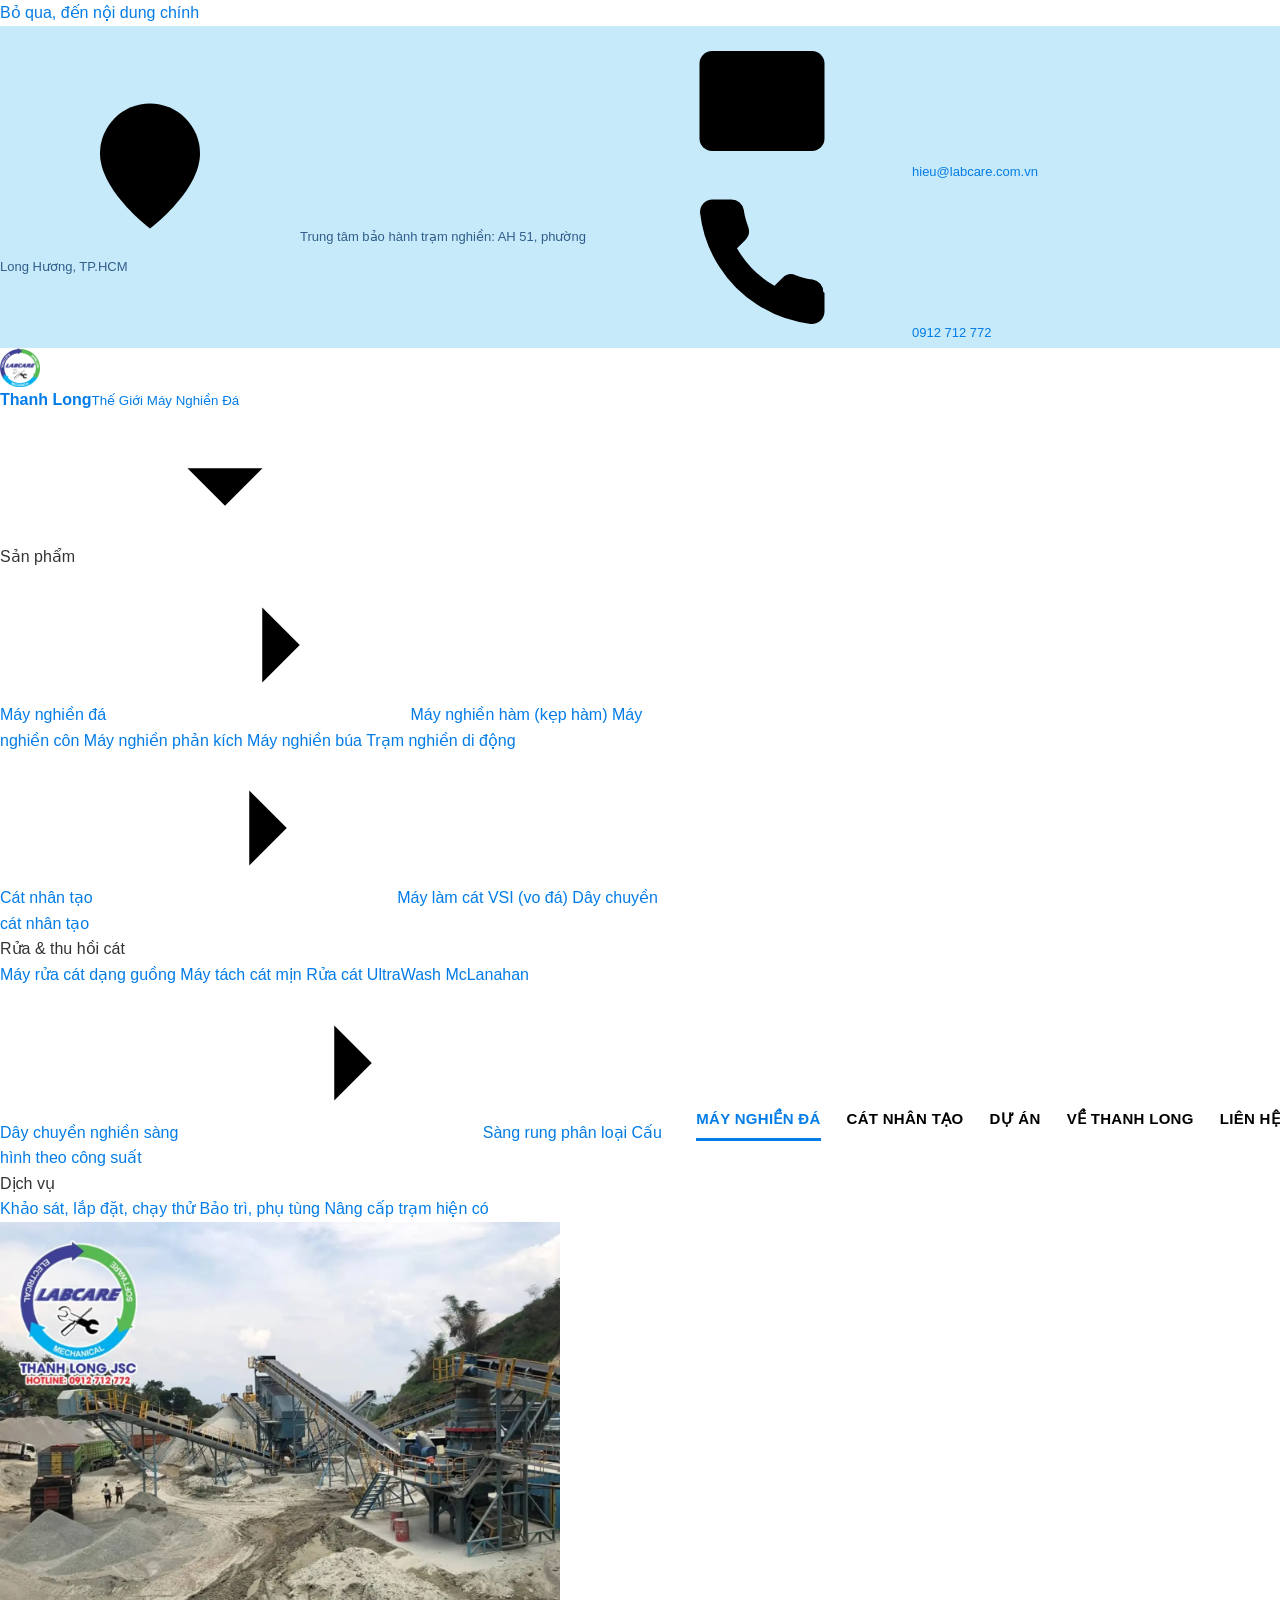
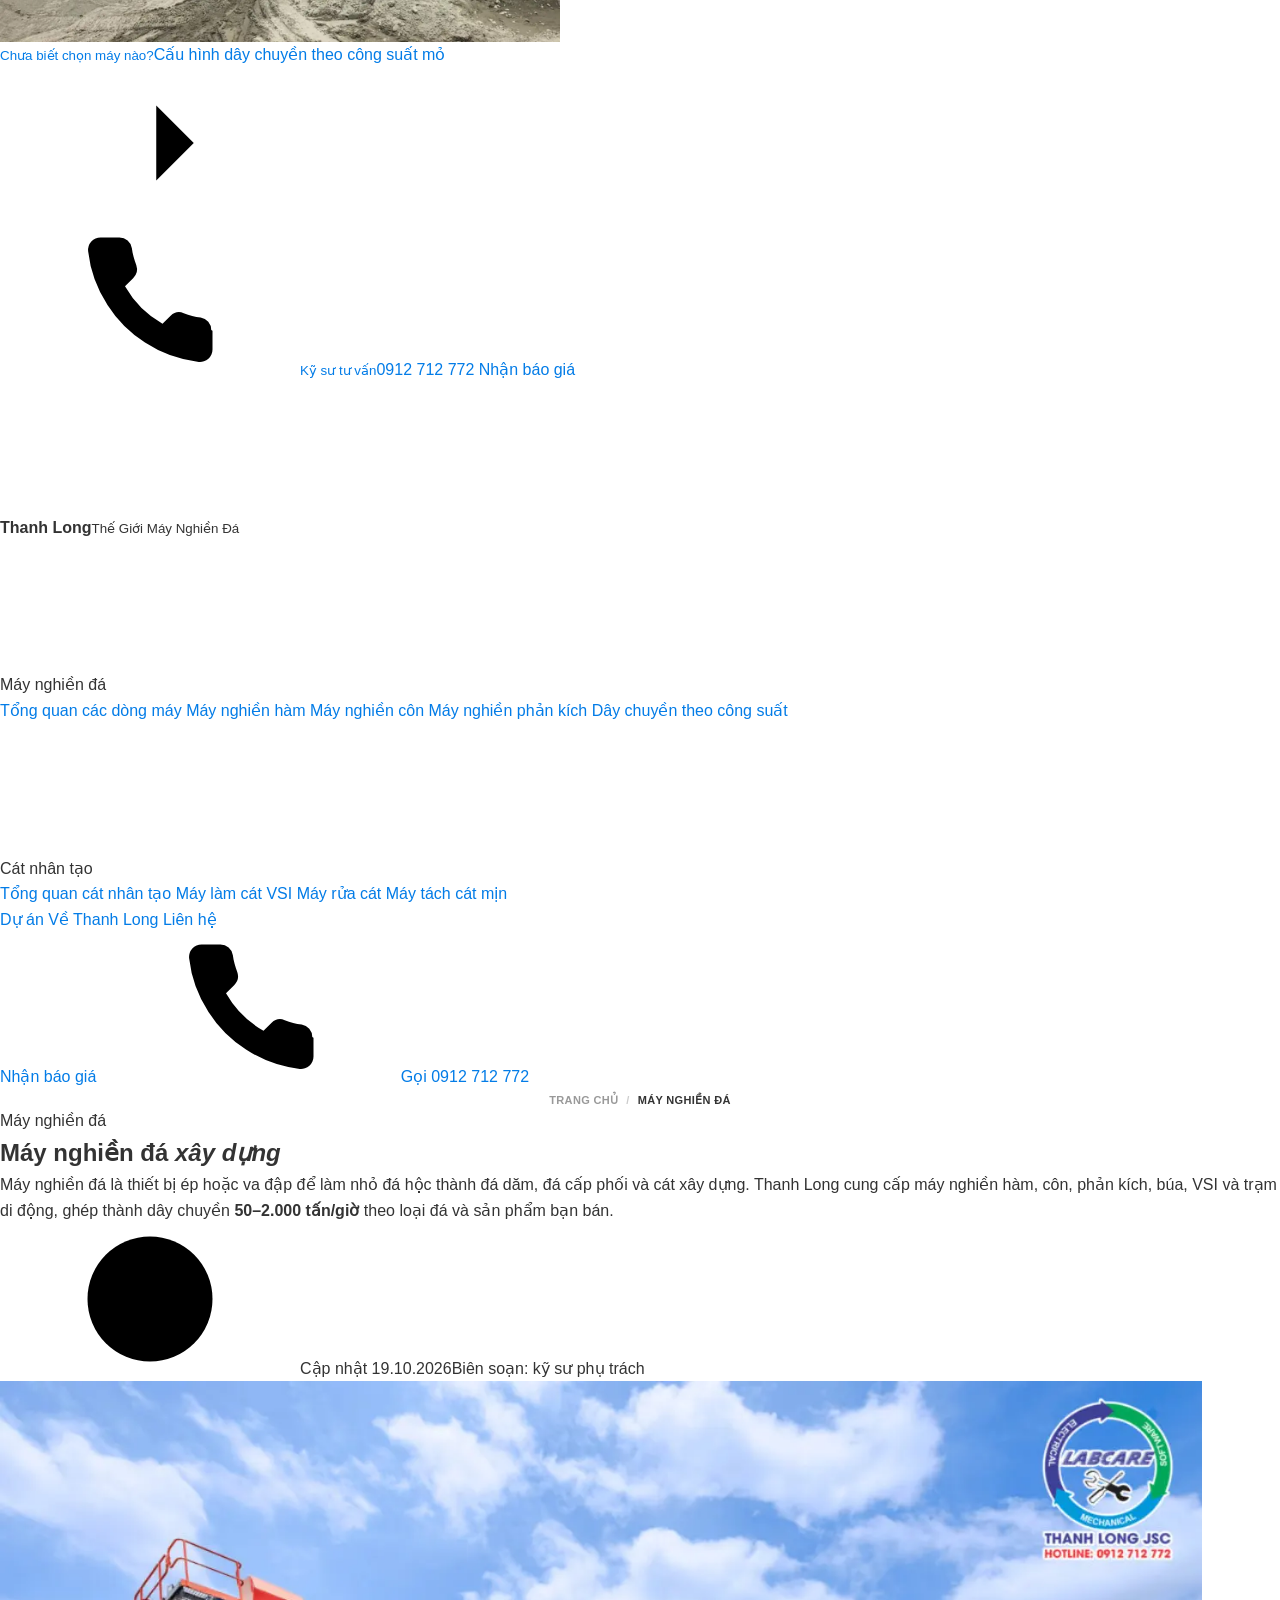
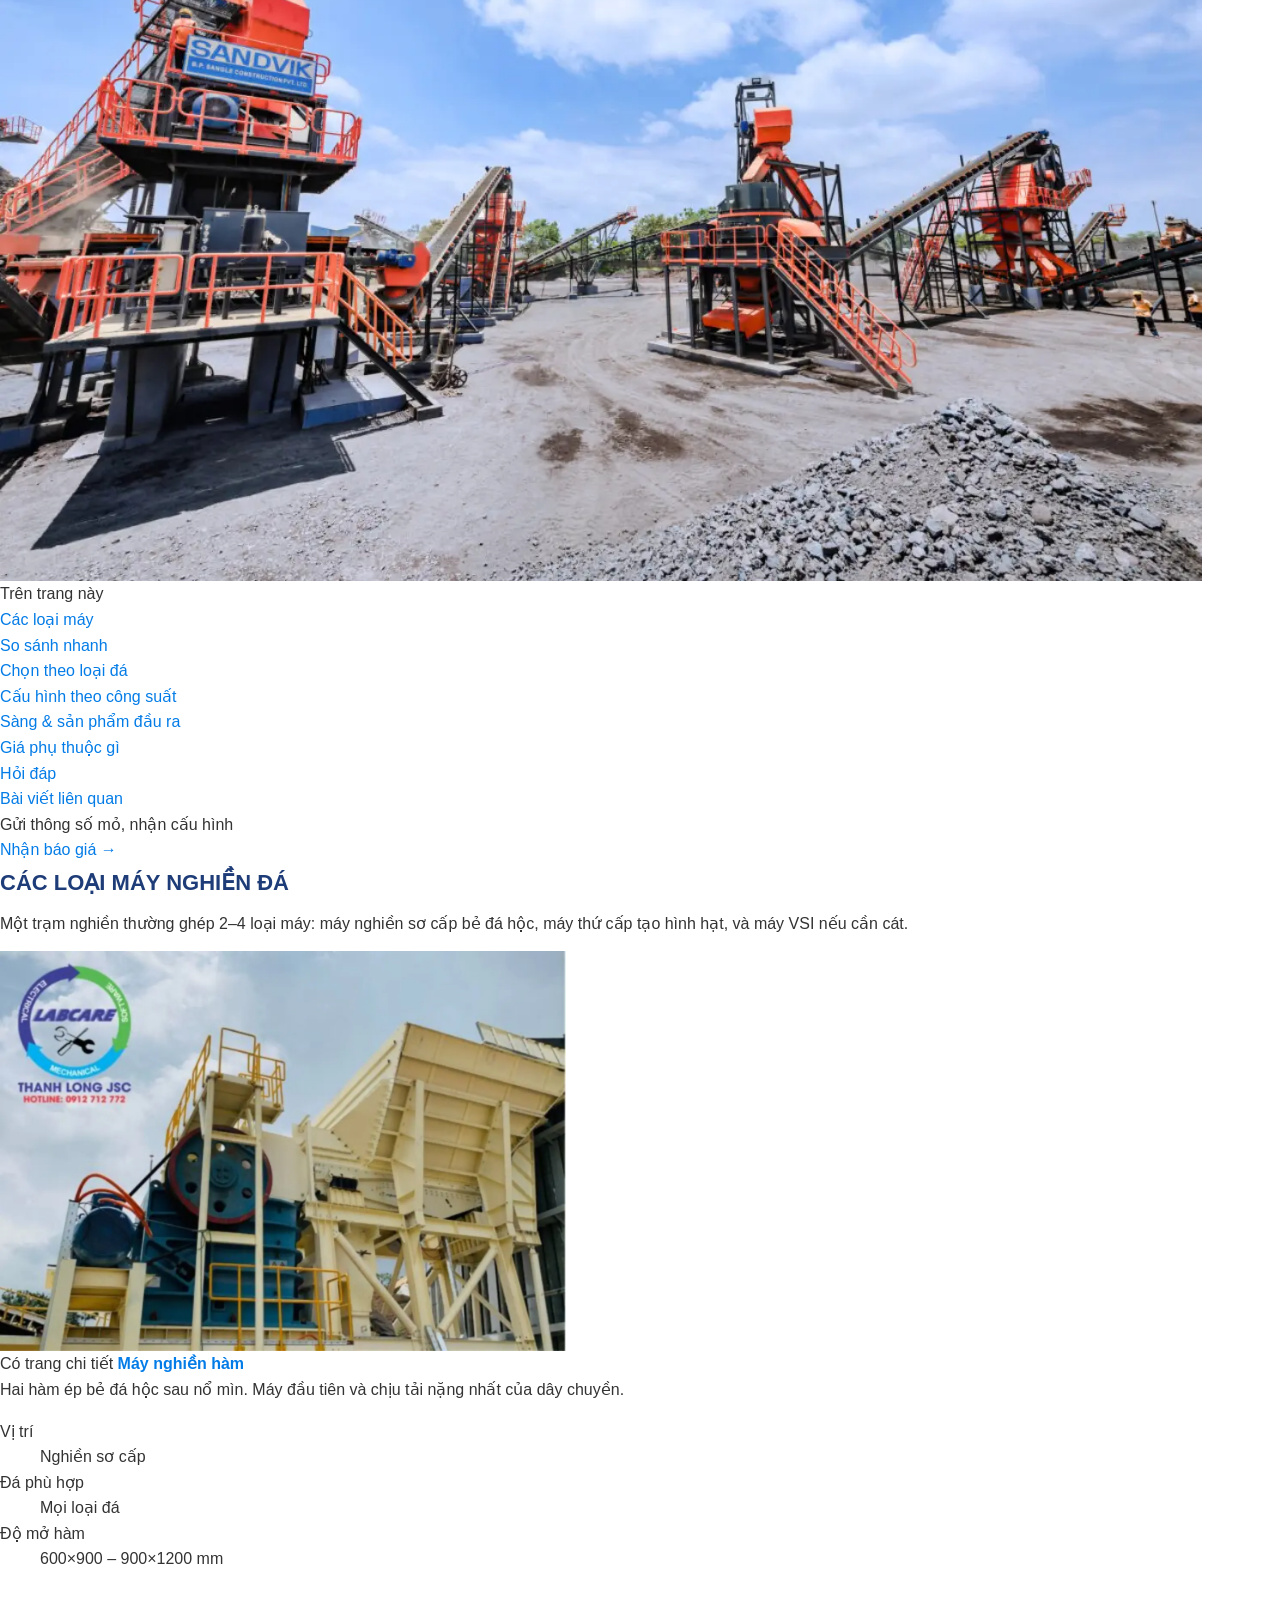
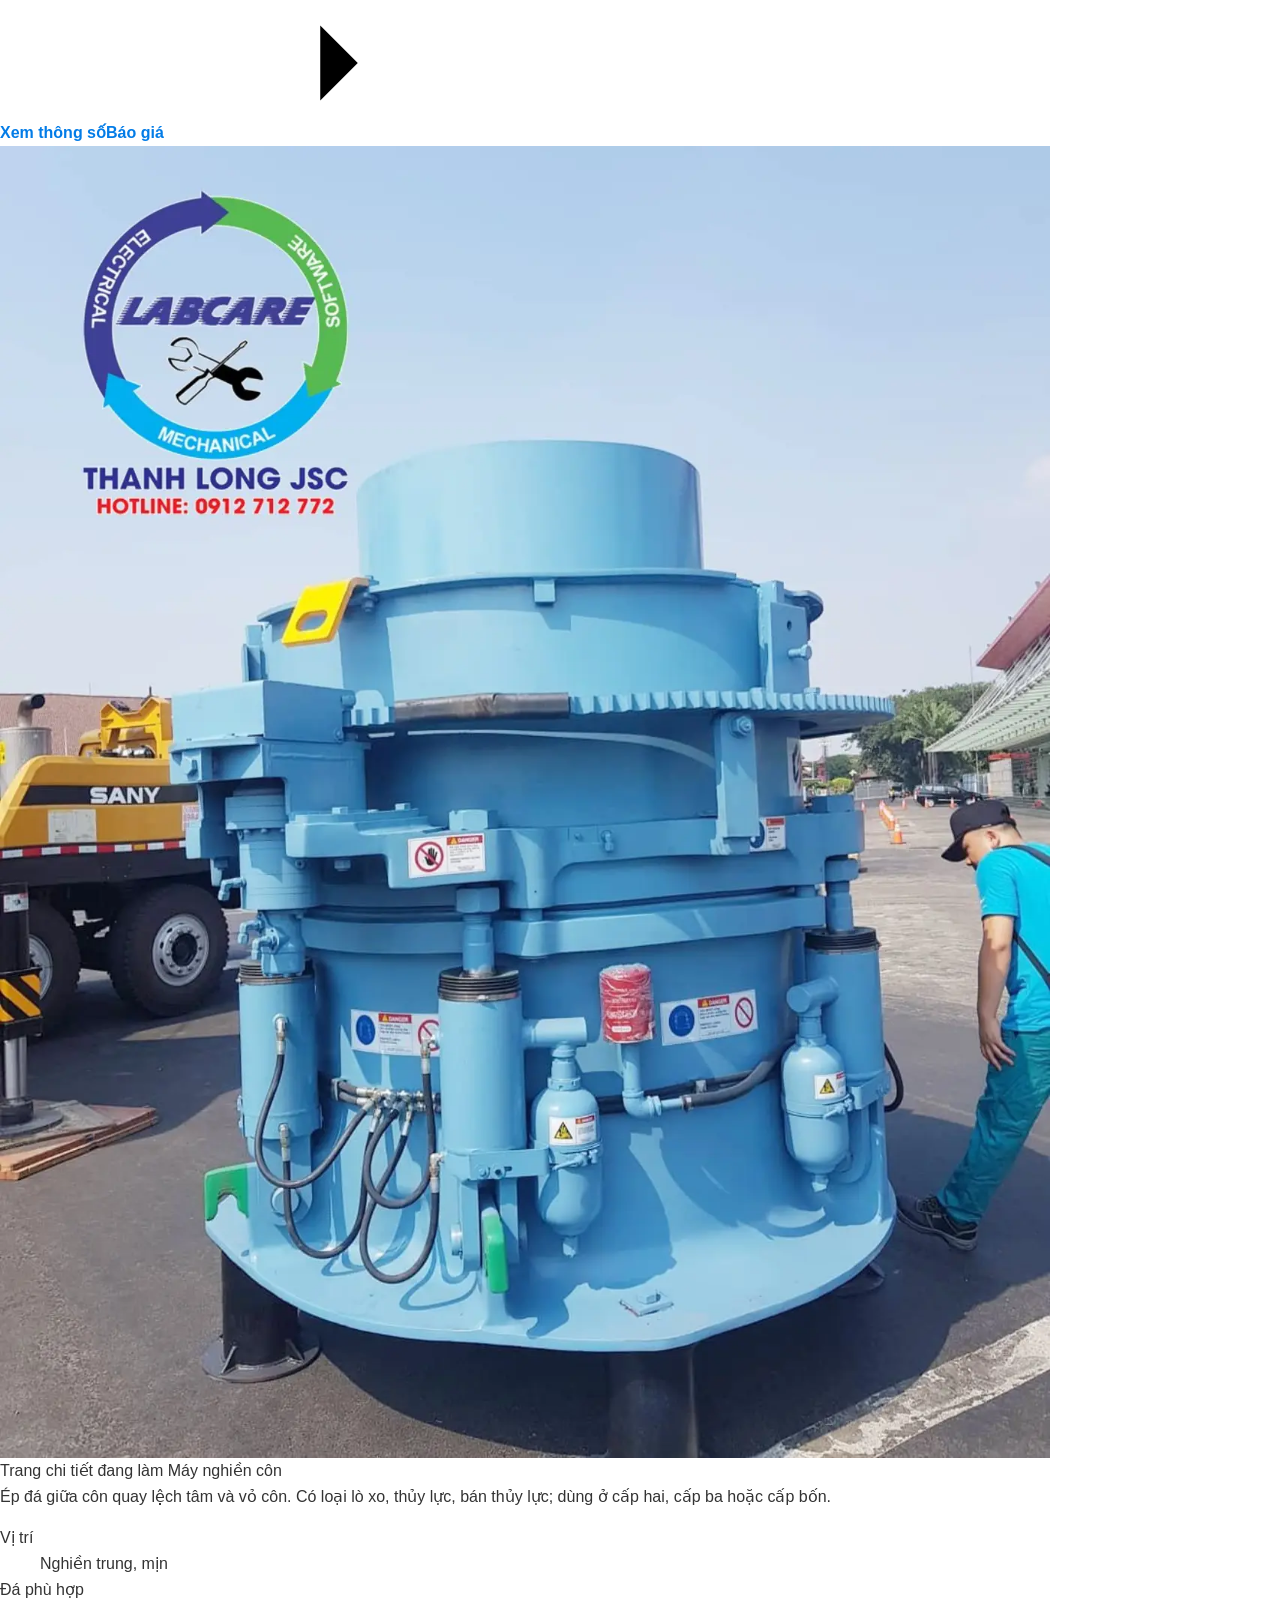
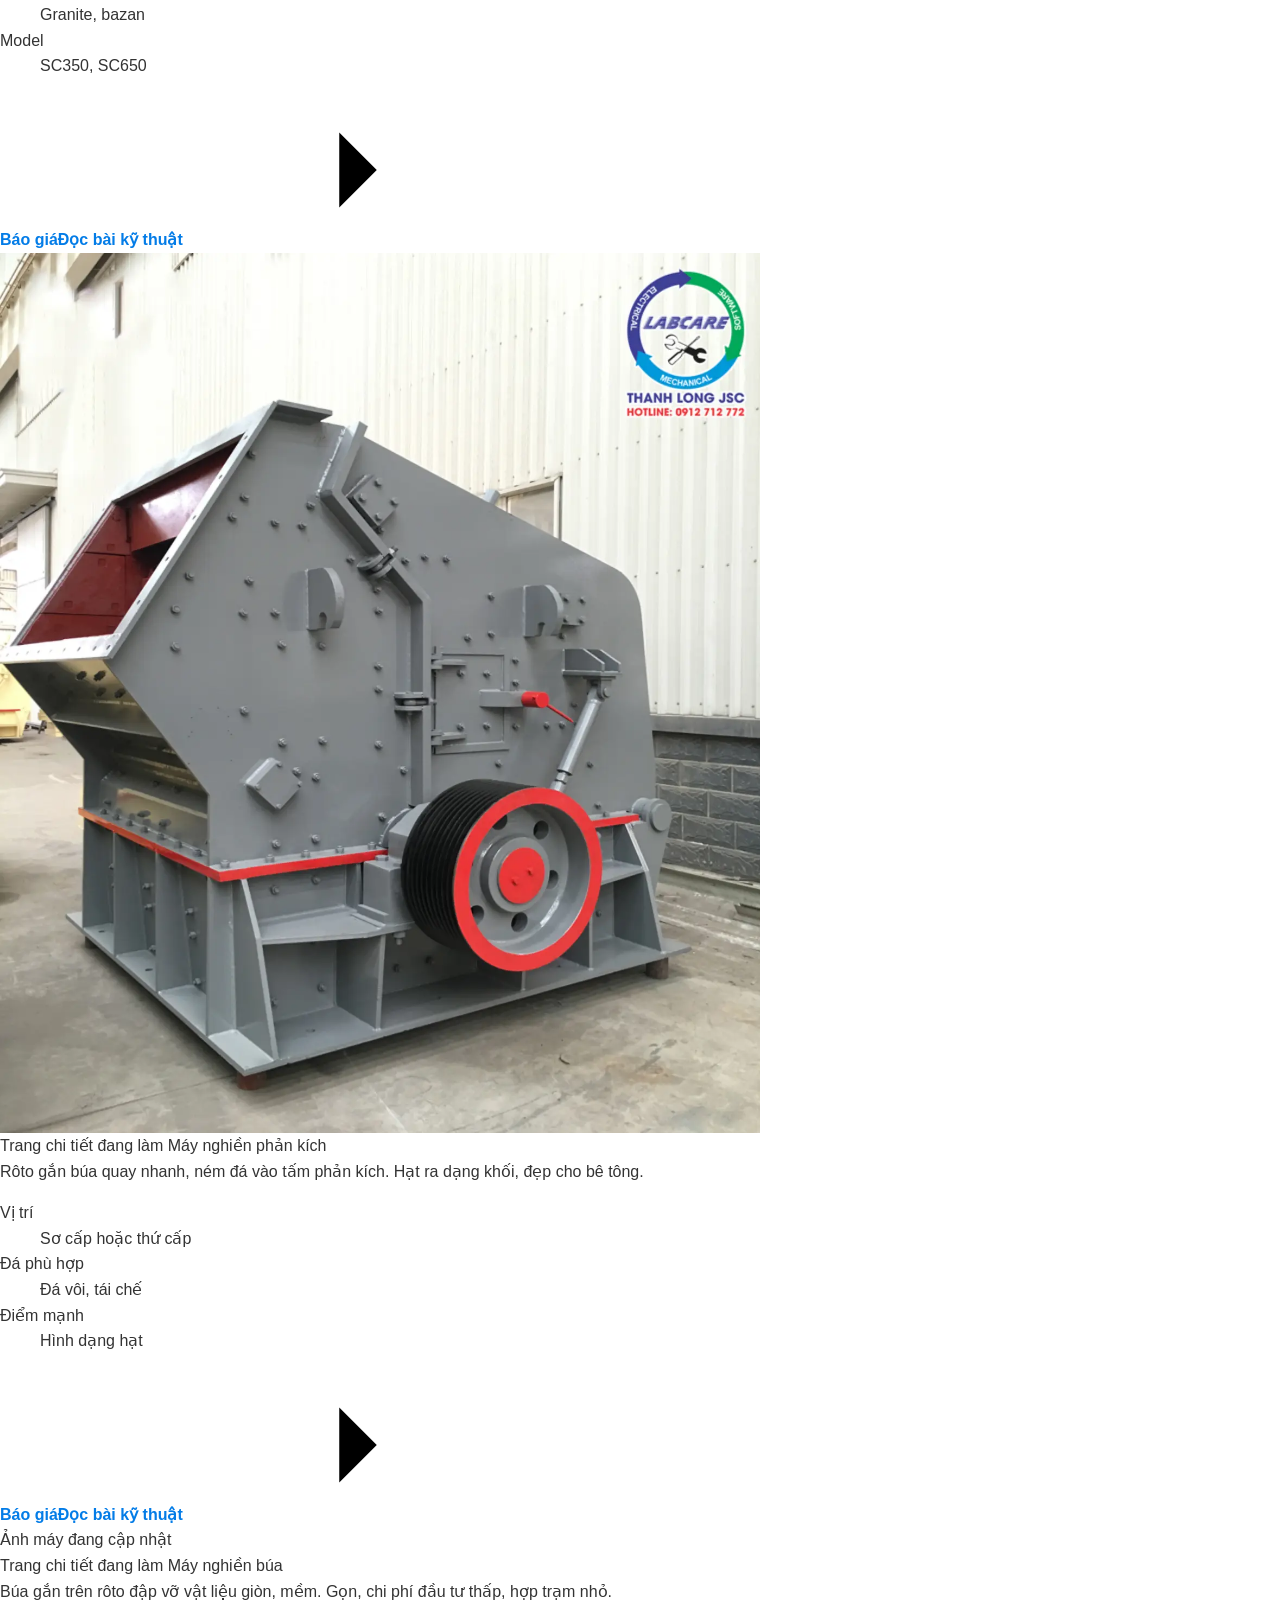
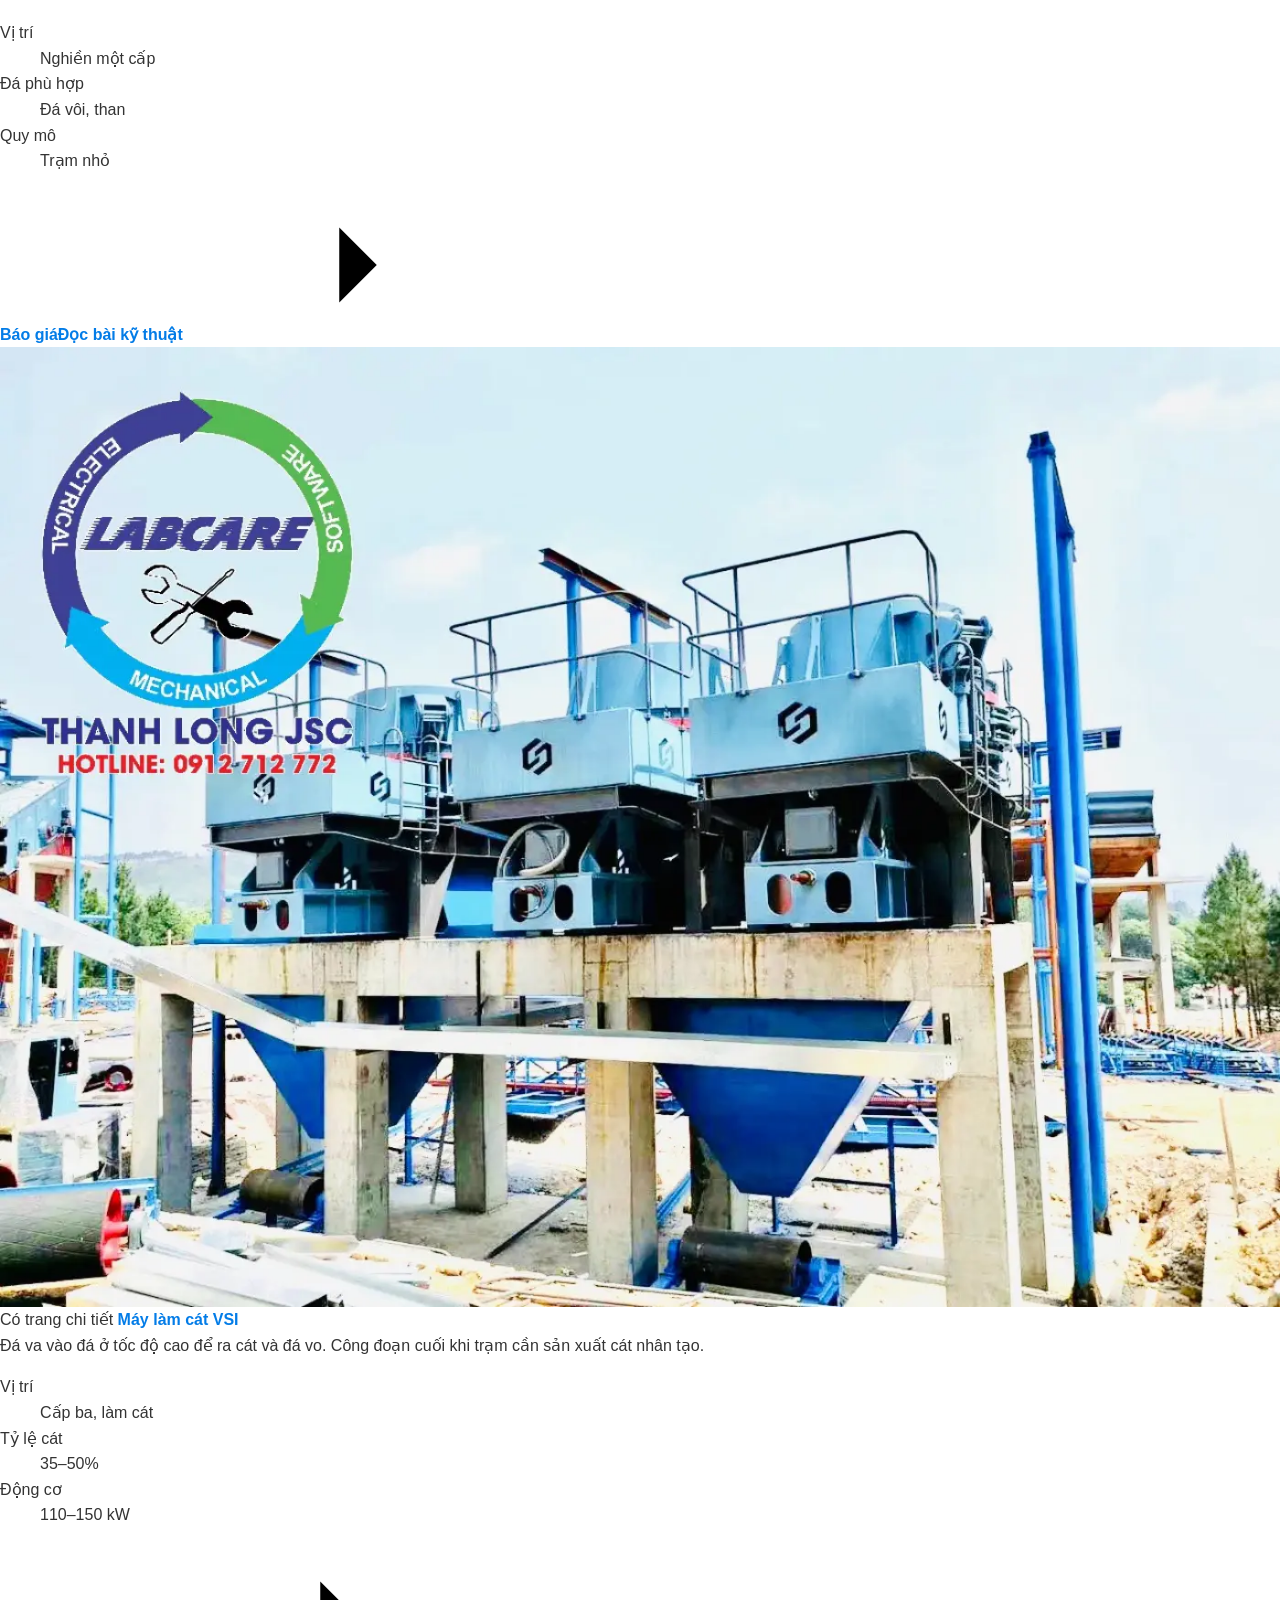
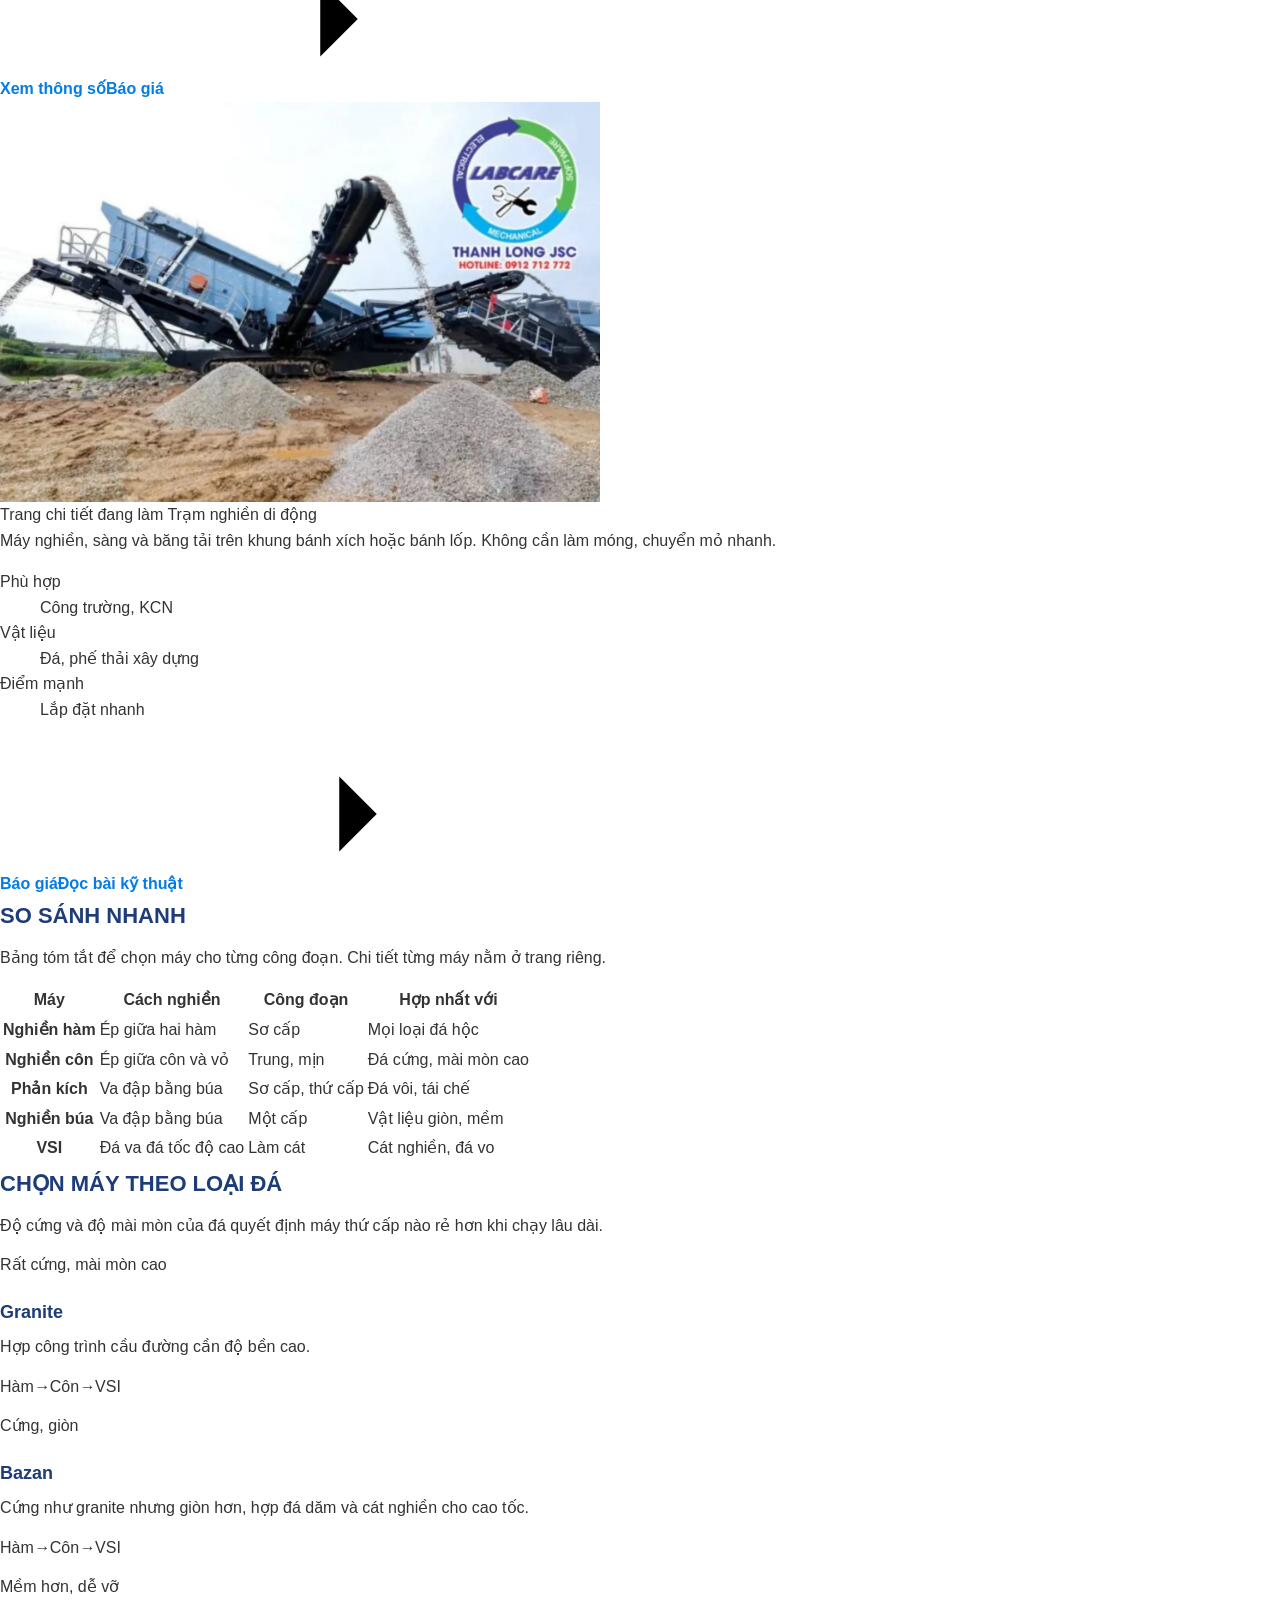
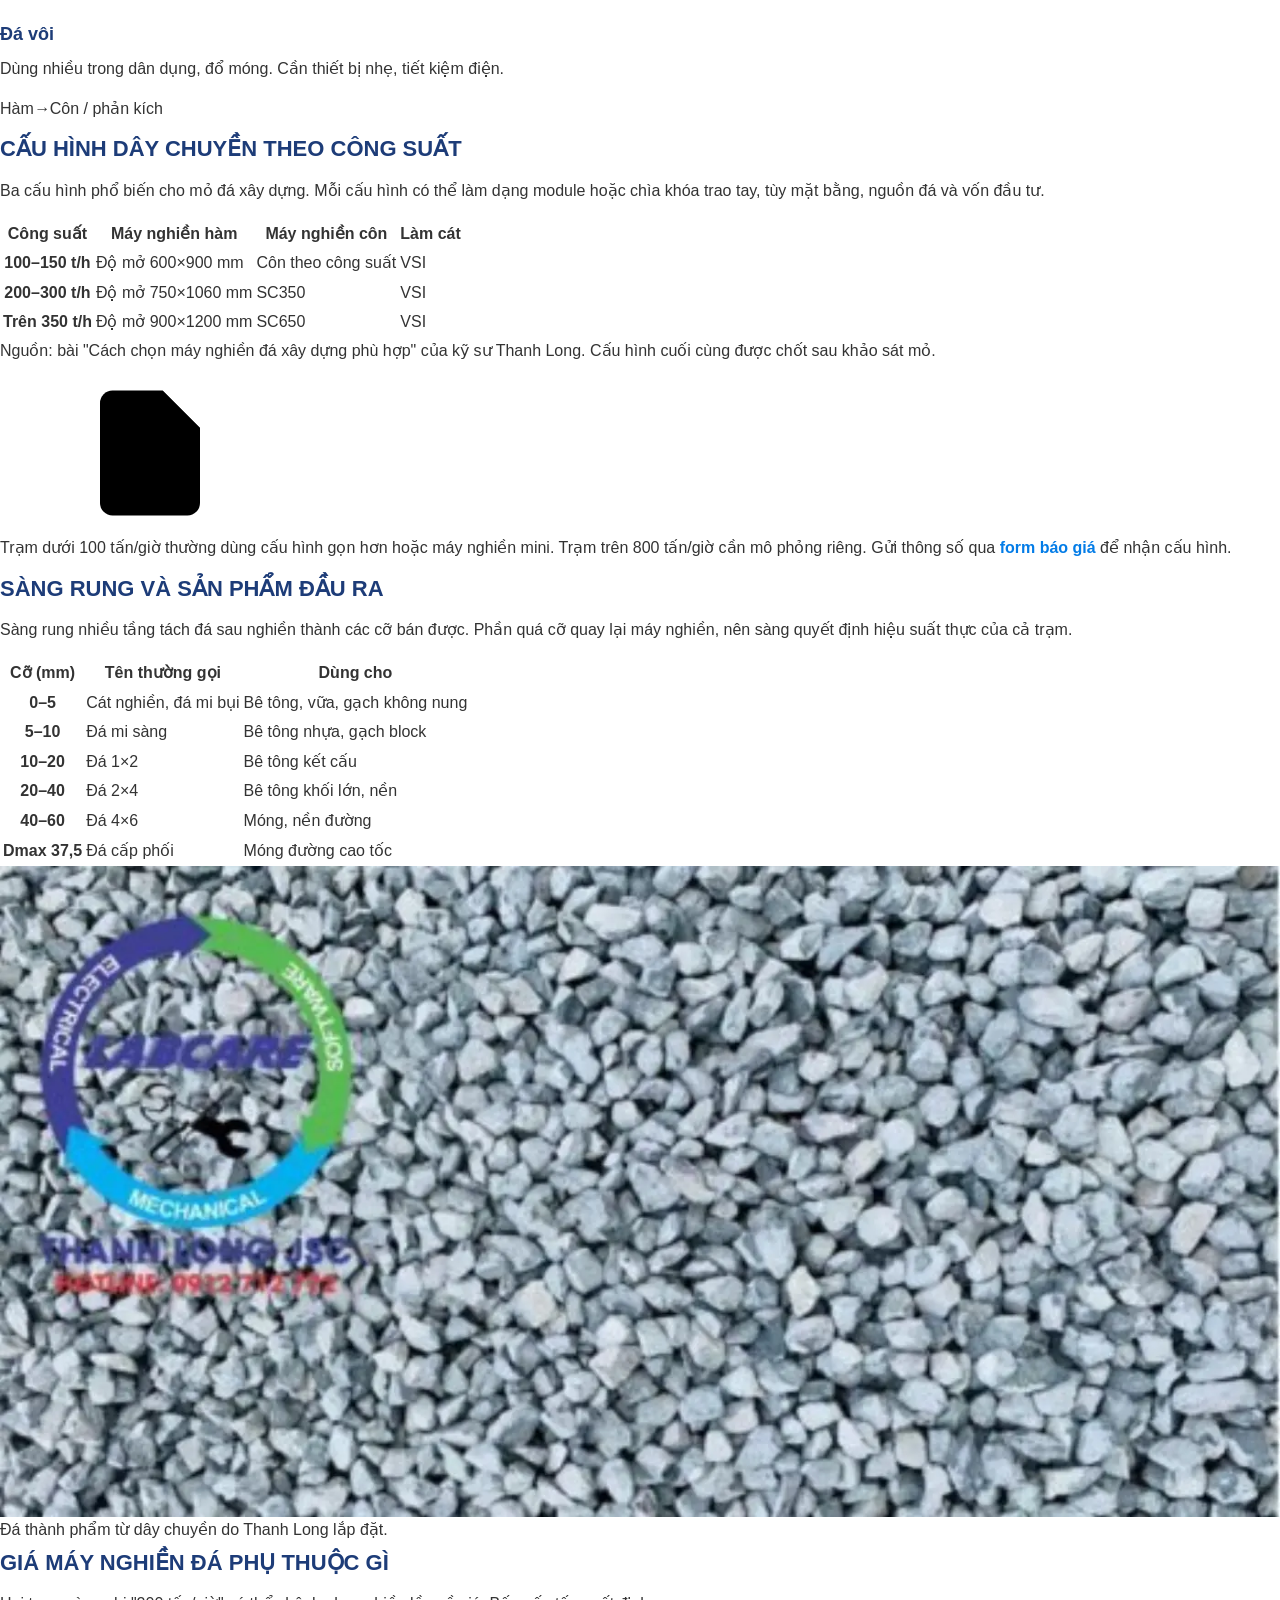
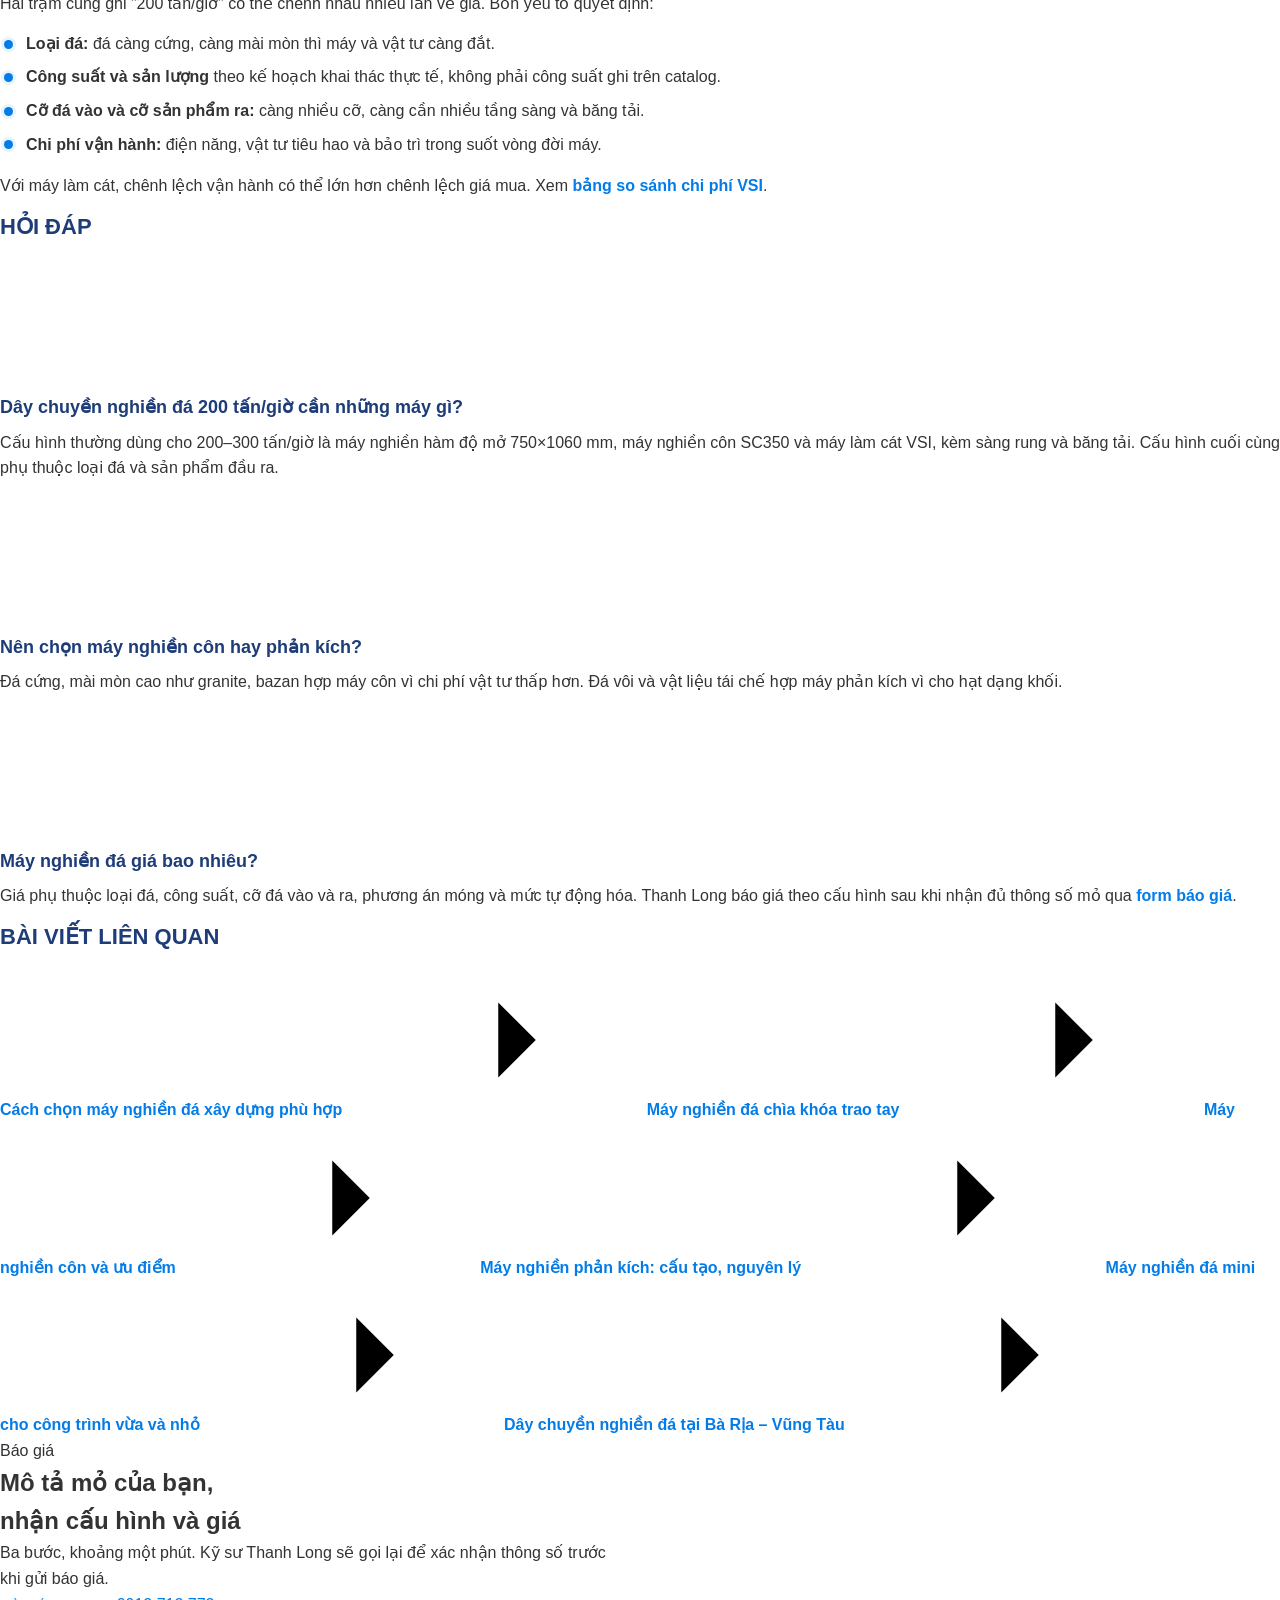
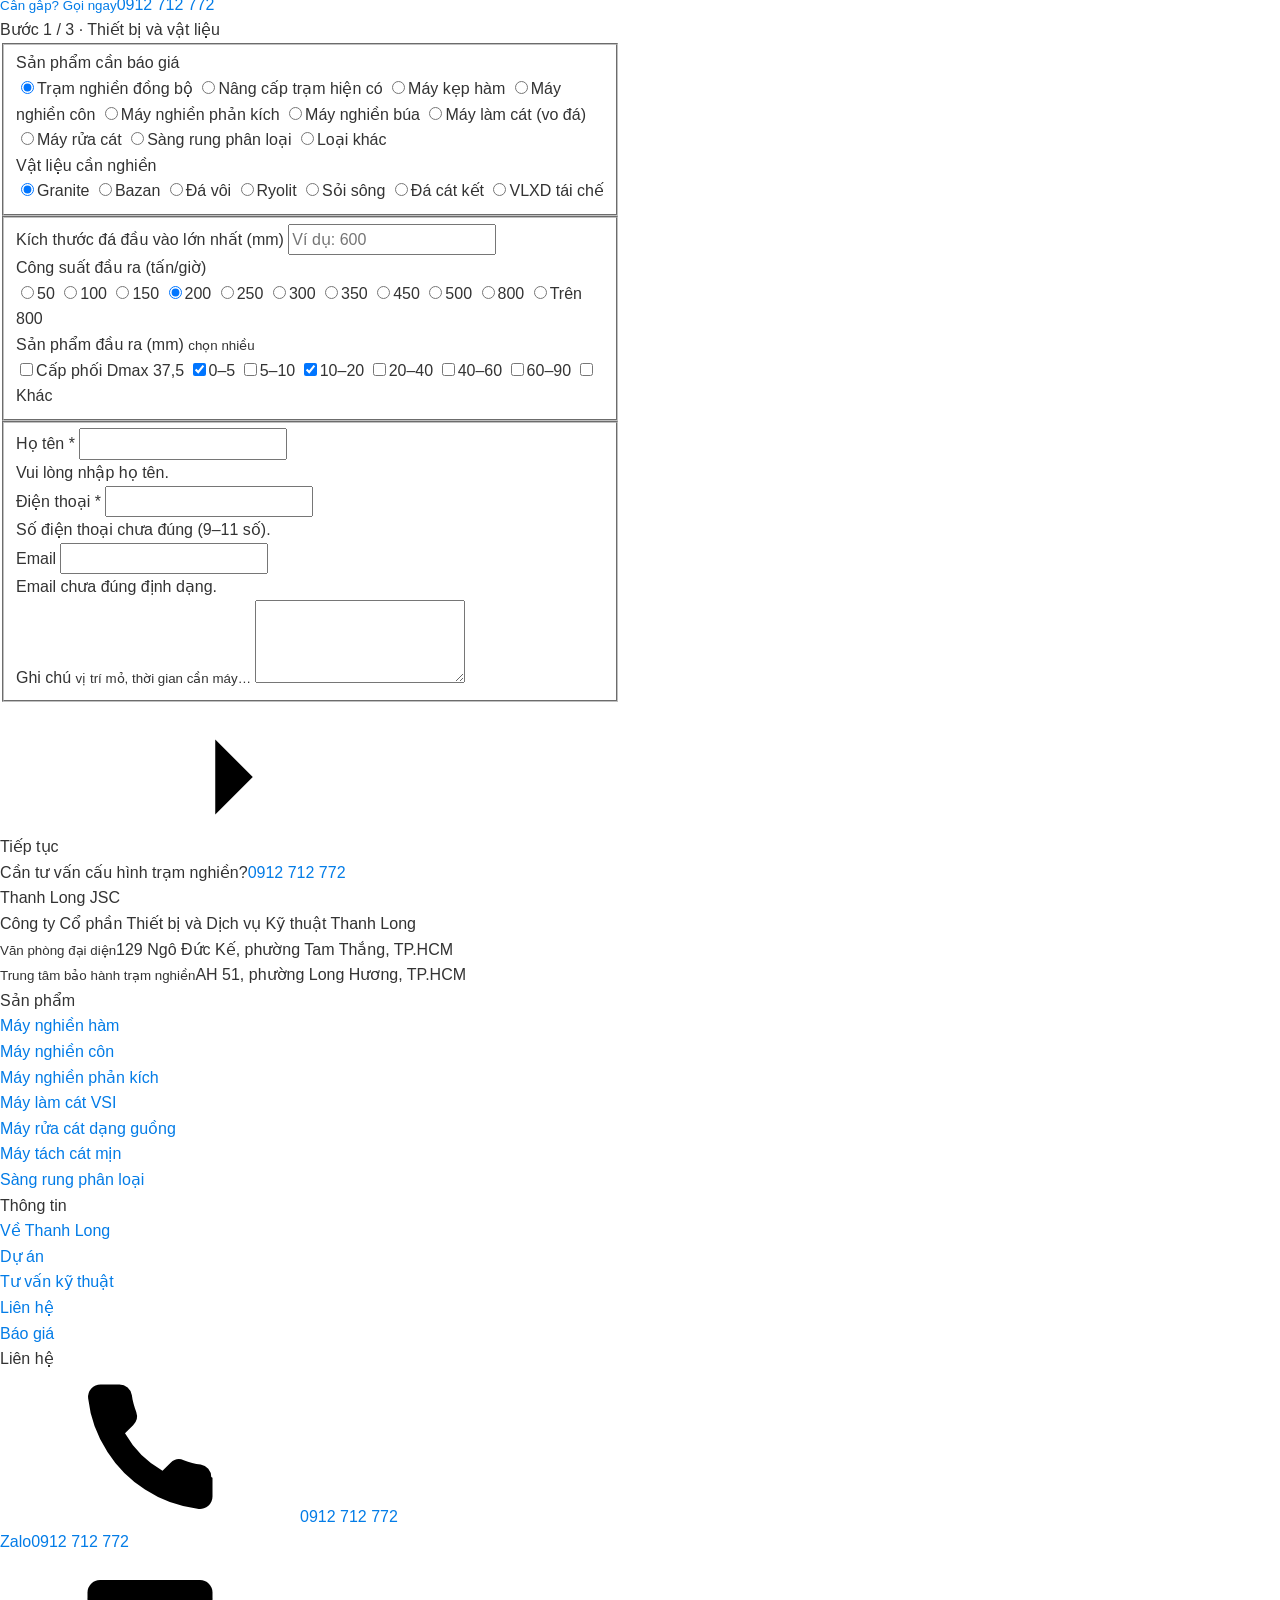
<file: may-nghien-da/index.html>
<!doctype html>
<html lang="vi">
<head>
  <meta charset="utf-8">
  <meta name="viewport" content="width=device-width, initial-scale=1">
  <title>Máy nghiền đá: hàm, côn, phản kích, VSI | Dây chuyền 50–2.000 t/h</title>
  <meta name="description" content="Các loại máy nghiền đá xây dựng: nghiền hàm, côn, phản kích, búa, VSI, trạm di động. Cách chọn theo loại đá, cấu hình dây chuyền theo công suất. Báo giá: 0912 712 772.">
  <link rel="canonical" href="https://thegioimaynghienda.com/may-nghien-da/">
  <meta property="og:locale" content="vi_VN">
  <meta property="og:type" content="website">
  <meta property="og:title" content="Máy nghiền đá xây dựng | Thanh Long JSC">
  <meta property="og:image" content="../assets/img/sandvik.webp">
  <meta name="theme-color" content="#15171a">
  <link rel="icon" href="../assets/img/logo.webp" type="image/webp">
  <link rel="preconnect" href="https://fonts.googleapis.com">
  <link rel="preconnect" href="https://fonts.gstatic.com" crossorigin>
  <link href="https://fonts.googleapis.com/css2?family=Archivo:wdth,wght@62..125,500..800&family=Be+Vietnam+Pro:wght@400;500;600&family=JetBrains+Mono:wght@500&display=swap" rel="stylesheet">
  <link rel="stylesheet" href="../assets/css/style.css">
  <script type="application/ld+json">
  {
    "@context": "https://schema.org",
    "@graph": [
      {
        "@type": "CollectionPage",
        "url": "https://thegioimaynghienda.com/may-nghien-da/",
        "name": "Máy nghiền đá",
        "dateModified": "2026-10-19",
        "publisher": {"@id": "https://thegioimaynghienda.com/#org"},
        "mainEntity": {
          "@type": "ItemList",
          "itemListElement": [
            {"@type": "ListItem", "position": 1, "name": "Máy nghiền hàm", "url": "https://thegioimaynghienda.com/may-nghien-da/may-nghien-ham/"},
            {"@type": "ListItem", "position": 2, "name": "Máy nghiền côn", "url": "https://thegioimaynghienda.com/may-nghien-da/#may-nghien-con"},
            {"@type": "ListItem", "position": 3, "name": "Máy nghiền phản kích", "url": "https://thegioimaynghienda.com/may-nghien-da/#may-nghien-phan-kich"},
            {"@type": "ListItem", "position": 4, "name": "Máy nghiền búa", "url": "https://thegioimaynghienda.com/may-nghien-da/#may-nghien-bua"},
            {"@type": "ListItem", "position": 5, "name": "Máy làm cát VSI", "url": "https://thegioimaynghienda.com/cat-nhan-tao/may-lam-cat-vsi/"},
            {"@type": "ListItem", "position": 6, "name": "Trạm nghiền di động", "url": "https://thegioimaynghienda.com/may-nghien-da/#tram-di-dong"}
          ]
        }
      },
      {
        "@type": "BreadcrumbList",
        "itemListElement": [
          {"@type": "ListItem", "position": 1, "name": "Trang chủ", "item": "https://thegioimaynghienda.com/"},
          {"@type": "ListItem", "position": 2, "name": "Máy nghiền đá"}
        ]
      },
      {
        "@type": "FAQPage",
        "mainEntity": [
          {"@type": "Question", "name": "Dây chuyền nghiền đá 200 tấn/giờ cần những máy gì?", "acceptedAnswer": {"@type": "Answer", "text": "Cấu hình thường dùng cho 200–300 tấn/giờ là máy nghiền hàm độ mở 750×1060 mm, máy nghiền côn SC350 và máy làm cát VSI, kèm sàng rung và băng tải. Cấu hình cuối cùng phụ thuộc loại đá và sản phẩm đầu ra."}},
          {"@type": "Question", "name": "Nên chọn máy nghiền côn hay phản kích?", "acceptedAnswer": {"@type": "Answer", "text": "Đá cứng, mài mòn cao như granite, bazan hợp máy côn vì chi phí vật tư thấp hơn. Đá vôi và vật liệu tái chế hợp máy phản kích vì cho hạt dạng khối."}},
          {"@type": "Question", "name": "Máy nghiền đá giá bao nhiêu?", "acceptedAnswer": {"@type": "Answer", "text": "Giá phụ thuộc loại đá, công suất, cỡ đá vào và ra, phương án móng và mức tự động hóa. Thanh Long báo giá theo cấu hình sau khi nhận đủ thông số mỏ."}}
        ]
      }
    ]
  }
  </script>
</head>
<body id="top" data-page="may-nghien-da">
  <!-- layout:header — edit here in index.html, then run: python3 tools/sync-layout.py -->
  <a class="skip" href="#main">Bỏ qua, đến nội dung chính</a>

  <svg width="0" height="0" class="sr-only" aria-hidden="true">
    <symbol id="i-phone" viewBox="0 0 24 24"><path d="M22 16.9v3a2 2 0 0 1-2.2 2 19.8 19.8 0 0 1-8.6-3.1 19.5 19.5 0 0 1-6-6A19.8 19.8 0 0 1 2.1 4.2 2 2 0 0 1 4.1 2h3a2 2 0 0 1 2 1.7c.1.9.4 1.8.7 2.7a2 2 0 0 1-.5 2.1L8 9.8a16 16 0 0 0 6 6l1.3-1.3a2 2 0 0 1 2.1-.4c.9.3 1.8.6 2.7.7a2 2 0 0 1 1.7 2z"/></symbol>
    <symbol id="i-arrow" viewBox="0 0 24 24"><path d="M5 12h14M13 6l6 6-6 6"/></symbol>
    <symbol id="i-chev" viewBox="0 0 24 24"><path d="m6 9 6 6 6-6"/></symbol>
    <symbol id="i-menu" viewBox="0 0 24 24"><path d="M4 7h16M4 12h16M4 17h10"/></symbol>
    <symbol id="i-x" viewBox="0 0 24 24"><path d="M18 6 6 18M6 6l12 12"/></symbol>
    <symbol id="i-check" viewBox="0 0 24 24"><path d="M20 6 9 17l-5-5"/></symbol>
    <symbol id="i-pin" viewBox="0 0 24 24"><path d="M20 10c0 6-8 12-8 12s-8-6-8-12a8 8 0 0 1 16 0z"/><circle cx="12" cy="10" r="3"/></symbol>
    <symbol id="i-mail" viewBox="0 0 24 24"><rect x="2" y="4" width="20" height="16" rx="2"/><path d="m22 7-10 6L2 7"/></symbol>
    <symbol id="i-plus" viewBox="0 0 24 24"><path d="M12 5v14M5 12h14"/></symbol>
    <symbol id="i-up" viewBox="0 0 24 24"><path d="M12 19V5M6 11l6-6 6 6"/></symbol>
    <symbol id="i-quote" viewBox="0 0 24 24"><path d="M3 21c3 0 7-1 7-8V5H3v8h4c0 4-2 5-4 5zM14 21c3 0 7-1 7-8V5h-7v8h4c0 4-2 5-4 5z"/></symbol>
    <symbol id="i-clock" viewBox="0 0 24 24"><circle cx="12" cy="12" r="10"/><path d="M12 6v6l4 2"/></symbol>
    <symbol id="i-doc" viewBox="0 0 24 24"><path d="M14 2H6a2 2 0 0 0-2 2v16a2 2 0 0 0 2 2h12a2 2 0 0 0 2-2V8z"/><path d="M14 2v6h6M8 13h8M8 17h5"/></symbol>
  </svg>

  <div class="topbar">
    <div class="wrap topbar__in">
      <p class="topbar__note"><svg class="ic"><use href="#i-pin"/></svg>Trung tâm bảo hành trạm nghiền: AH 51, phường Long Hương, TP.HCM</p>
      <div class="topbar__links">
        <a href="mailto:hieu@labcare.com.vn"><svg class="ic"><use href="#i-mail"/></svg>hieu@labcare.com.vn</a>
        <a href="tel:0912712772" class="topbar__hot"><svg class="ic"><use href="#i-phone"/></svg>0912 712 772</a>
      </div>
    </div>
  </div>

  <header class="hdr" id="hdr">
    <div class="wrap hdr__in">
      <a class="brand" href="../" aria-label="Thanh Long JSC, trang chủ">
        <img src="../assets/img/logo.webp" alt="" width="40" height="39">
        <span class="brand__txt"><b>Thanh Long</b><small>Thế Giới Máy Nghiền Đá</small></span>
      </a>

      <nav class="nav" aria-label="Điều hướng chính">
        <ul class="nav__list">
          <li class="nav__item has-mega">
            <button class="nav__link" data-nav="san-pham" aria-expanded="false" aria-controls="mega">Sản phẩm<svg class="ic"><use href="#i-chev"/></svg></button>
            <div class="mega" id="mega">
              <div class="wrap mega__in">
                <div class="mega__col">
                  <a class="mega__h" href="../may-nghien-da/">Máy nghiền đá<svg class="ic"><use href="#i-arrow"/></svg></a>
                  <a href="../may-nghien-da/may-nghien-ham/">Máy nghiền hàm (kẹp hàm)</a>
                  <a href="../may-nghien-da/#may-nghien-con">Máy nghiền côn</a>
                  <a href="../may-nghien-da/#may-nghien-phan-kich">Máy nghiền phản kích</a>
                  <a href="../may-nghien-da/#may-nghien-bua">Máy nghiền búa</a>
                  <a href="../may-nghien-da/#tram-di-dong">Trạm nghiền di động</a>
                </div>
                <div class="mega__col">
                  <a class="mega__h" href="../cat-nhan-tao/">Cát nhân tạo<svg class="ic"><use href="#i-arrow"/></svg></a>
                  <a href="../cat-nhan-tao/may-lam-cat-vsi/">Máy làm cát VSI (vo đá)</a>
                  <a href="../cat-nhan-tao/#day-chuyen">Dây chuyền cát nhân tạo</a>
                  <p class="mega__h">Rửa &amp; thu hồi cát</p>
                  <a href="../cat-nhan-tao/#rua-cat">Máy rửa cát dạng guồng</a>
                  <a href="../cat-nhan-tao/#tach-cat-min">Máy tách cát mịn</a>
                  <a href="../cat-nhan-tao/#rua-cat">Rửa cát UltraWash McLanahan</a>
                </div>
                <div class="mega__col">
                  <a class="mega__h" href="../may-nghien-da/#cau-hinh">Dây chuyền nghiền sàng<svg class="ic"><use href="#i-arrow"/></svg></a>
                  <a href="../may-nghien-da/#sang-rung">Sàng rung phân loại</a>
                  <a href="../may-nghien-da/#cau-hinh">Cấu hình theo công suất</a>
                  <p class="mega__h">Dịch vụ</p>
                  <a href="../gioi-thieu/#quy-trinh">Khảo sát, lắp đặt, chạy thử</a>
                  <a href="../gioi-thieu/#quy-trinh">Bảo trì, phụ tùng</a>
                  <a href="#bao-gia">Nâng cấp trạm hiện có</a>
                </div>
                <a class="mega__feat" href="../may-nghien-da/#cau-hinh">
                  <img src="../assets/img/tram-thanh-long.webp" alt="Trạm nghiền đá Thanh Long đang vận hành" loading="lazy" width="560" height="420">
                  <span><small>Chưa biết chọn máy nào?</small>Cấu hình dây chuyền theo công suất mỏ<svg class="ic"><use href="#i-arrow"/></svg></span>
                </a>
              </div>
            </div>
          </li>
          <li class="nav__item"><a class="nav__link" data-nav="may-nghien-da" href="../may-nghien-da/">Máy nghiền đá</a></li>
          <li class="nav__item"><a class="nav__link" data-nav="cat-nhan-tao" href="../cat-nhan-tao/">Cát nhân tạo</a></li>
          <li class="nav__item"><a class="nav__link" href="../#du-an">Dự án</a></li>
          <li class="nav__item"><a class="nav__link" data-nav="gioi-thieu" href="../gioi-thieu/">Về Thanh Long</a></li>
          <li class="nav__item"><a class="nav__link" data-nav="lien-he" href="../lien-he/">Liên hệ</a></li>
        </ul>
      </nav>

      <div class="hdr__cta">
        <a class="hdr__phone" href="tel:0912712772"><svg class="ic"><use href="#i-phone"/></svg><span><small>Kỹ sư tư vấn</small>0912 712 772</span></a>
        <a class="btn btn--accent btn--sm" href="#bao-gia">Nhận báo giá</a>
        <button class="burger" id="burger" aria-label="Mở menu" aria-expanded="false" aria-controls="drawer"><svg class="ic"><use href="#i-menu"/></svg></button>
      </div>
    </div>
  </header>

  <div class="drawer" id="drawer" aria-hidden="true">
    <div class="drawer__scrim" data-close></div>
    <div class="drawer__panel" role="dialog" aria-modal="true" aria-label="Menu">
      <div class="drawer__top">
        <span class="brand__txt"><b>Thanh Long</b><small>Thế Giới Máy Nghiền Đá</small></span>
        <button class="drawer__close" data-close aria-label="Đóng menu"><svg class="ic"><use href="#i-x"/></svg></button>
      </div>
      <nav class="drawer__nav" aria-label="Menu di động">
        <div class="acc">
          <button class="acc__btn" aria-expanded="false">Máy nghiền đá<svg class="ic"><use href="#i-plus"/></svg></button>
          <div class="acc__body"><div>
            <a href="../may-nghien-da/">Tổng quan các dòng máy</a>
            <a href="../may-nghien-da/may-nghien-ham/">Máy nghiền hàm</a>
            <a href="../may-nghien-da/#may-nghien-con">Máy nghiền côn</a>
            <a href="../may-nghien-da/#may-nghien-phan-kich">Máy nghiền phản kích</a>
            <a href="../may-nghien-da/#cau-hinh">Dây chuyền theo công suất</a>
          </div></div>
        </div>
        <div class="acc">
          <button class="acc__btn" aria-expanded="false">Cát nhân tạo<svg class="ic"><use href="#i-plus"/></svg></button>
          <div class="acc__body"><div>
            <a href="../cat-nhan-tao/">Tổng quan cát nhân tạo</a>
            <a href="../cat-nhan-tao/may-lam-cat-vsi/">Máy làm cát VSI</a>
            <a href="../cat-nhan-tao/#rua-cat">Máy rửa cát</a>
            <a href="../cat-nhan-tao/#tach-cat-min">Máy tách cát mịn</a>
          </div></div>
        </div>
        <a href="../#du-an">Dự án</a>
        <a href="../gioi-thieu/">Về Thanh Long</a>
        <a href="../lien-he/">Liên hệ</a>
      </nav>
      <div class="drawer__foot">
        <a class="btn btn--accent btn--block" href="#bao-gia">Nhận báo giá</a>
        <a class="btn btn--line btn--block" href="tel:0912712772"><svg class="ic"><use href="#i-phone"/></svg>Gọi 0912 712 772</a>
      </div>
    </div>
  </div>
  <!-- /layout:header -->

  <main id="main">
    <section class="phero">
      <div class="wrap">
        <ol class="crumbs" aria-label="Breadcrumb">
          <li><a href="../">Trang chủ</a></li>
          <li><span aria-current="page">Máy nghiền đá</span></li>
        </ol>
        <div class="phero__in">
          <div>
            <p class="eyebrow eyebrow--light">Máy nghiền đá</p>
            <h1>Máy nghiền đá <em>xây dựng</em></h1>
            <p class="phero__lead">Máy nghiền đá là thiết bị ép hoặc va đập để làm nhỏ đá hộc thành đá dăm, đá cấp phối và cát xây dựng. Thanh Long cung cấp máy nghiền hàm, côn, phản kích, búa, VSI và trạm di động, ghép thành dây chuyền <strong>50–2.000 tấn/giờ</strong> theo loại đá và sản phẩm bạn bán.</p>
            <p class="phero__meta"><span><svg class="ic"><use href="#i-clock"/></svg>Cập nhật 19.10.2026</span><span>Biên soạn: <span class="todo">kỹ sư phụ trách</span></span></p>
          </div>
          <figure class="phero__img"><img src="../assets/img/sandvik.webp" alt="Dàn máy nghiền đá đang vận hành tại mỏ" width="1202" height="800" fetchpriority="high"></figure>
        </div>
      </div>
    </section>

    <div class="wrap doc">
      <div class="toc-wrap">
        <nav class="toc" aria-label="Mục lục">
          <p class="toc__h">Trên trang này</p>
          <ol>
            <li><a href="#cac-loai">Các loại máy</a></li>
            <li><a href="#so-sanh">So sánh nhanh</a></li>
            <li><a href="#chon-theo-da">Chọn theo loại đá</a></li>
            <li><a href="#cau-hinh">Cấu hình theo công suất</a></li>
            <li><a href="#sang-rung">Sàng &amp; sản phẩm đầu ra</a></li>
            <li><a href="#chi-phi">Giá phụ thuộc gì</a></li>
            <li><a href="#hoi-dap">Hỏi đáp</a></li>
            <li><a href="#bai-viet">Bài viết liên quan</a></li>
          </ol>
          <div class="toc__cta"><p>Gửi thông số mỏ, nhận cấu hình</p><a href="#bao-gia">Nhận báo giá →</a></div>
          <span class="toc__bar" aria-hidden="true"><span></span></span>
        </nav>
      </div>

      <article class="prose">
        <section id="cac-loai">
          <h2>Các loại máy nghiền đá</h2>
          <p class="lede">Một trạm nghiền thường ghép 2–4 loại máy: máy nghiền sơ cấp bẻ đá hộc, máy thứ cấp tạo hình hạt, và máy VSI nếu cần cát.</p>
          <div class="mlist">
            <article class="mcard" id="may-nghien-ham" data-reveal>
              <div class="mcard__img"><img src="../assets/img/du-an-bao-tri.webp" alt="Máy nghiền hàm tại trạm nghiền" loading="lazy" width="566" height="400"></div>
              <div class="mcard__body">
                <span class="mcard__badge">Có trang chi tiết</span>
                <a class="mcard__name" href="may-nghien-ham/">Máy nghiền hàm</a>
                <p>Hai hàm ép bẻ đá hộc sau nổ mìn. Máy đầu tiên và chịu tải nặng nhất của dây chuyền.</p>
                <dl><div><dt>Vị trí</dt><dd>Nghiền sơ cấp</dd></div><div><dt>Đá phù hợp</dt><dd>Mọi loại đá</dd></div><div><dt>Độ mở hàm</dt><dd>600×900 – 900×1200 mm</dd></div></dl>
                <div class="mcard__act"><a class="btn btn--dark btn--sm" href="may-nghien-ham/">Xem thông số</a><a class="lnk" href="#bao-gia" data-pick="Máy kẹp hàm">Báo giá<svg class="ic"><use href="#i-arrow"/></svg></a></div>
              </div>
            </article>
            <article class="mcard" id="may-nghien-con" data-reveal>
              <div class="mcard__img"><img src="../assets/img/con-3.webp" alt="Máy nghiền côn thủy lực" loading="lazy" width="1050" height="1400"></div>
              <div class="mcard__body">
                <span class="mcard__badge mcard__badge--soon">Trang chi tiết đang làm</span>
                <span class="mcard__name">Máy nghiền côn</span>
                <p>Ép đá giữa côn quay lệch tâm và vỏ côn. Có loại lò xo, thủy lực, bán thủy lực; dùng ở cấp hai, cấp ba hoặc cấp bốn.</p>
                <dl><div><dt>Vị trí</dt><dd>Nghiền trung, mịn</dd></div><div><dt>Đá phù hợp</dt><dd>Granite, bazan</dd></div><div><dt>Model</dt><dd>SC350, SC650</dd></div></dl>
                <div class="mcard__act"><a class="btn btn--dark btn--sm" href="#bao-gia" data-pick="Máy nghiền côn">Báo giá</a><a class="lnk" href="https://thegioimaynghienda.com/may-nghien-con-va-uu-diem-cua-may-nghien-con/">Đọc bài kỹ thuật<svg class="ic"><use href="#i-arrow"/></svg></a></div>
              </div>
            </article>
            <article class="mcard" id="may-nghien-phan-kich" data-reveal>
              <div class="mcard__img mcard__img--contain"><img src="../assets/img/phan-kich.webp" alt="Máy nghiền phản kích" loading="lazy" width="760" height="880"></div>
              <div class="mcard__body">
                <span class="mcard__badge mcard__badge--soon">Trang chi tiết đang làm</span>
                <span class="mcard__name">Máy nghiền phản kích</span>
                <p>Rôto gắn búa quay nhanh, ném đá vào tấm phản kích. Hạt ra dạng khối, đẹp cho bê tông.</p>
                <dl><div><dt>Vị trí</dt><dd>Sơ cấp hoặc thứ cấp</dd></div><div><dt>Đá phù hợp</dt><dd>Đá vôi, tái chế</dd></div><div><dt>Điểm mạnh</dt><dd>Hình dạng hạt</dd></div></dl>
                <div class="mcard__act"><a class="btn btn--dark btn--sm" href="#bao-gia" data-pick="Máy nghiền phản kích">Báo giá</a><a class="lnk" href="https://thegioimaynghienda.com/may-nghien-phan-kich/">Đọc bài kỹ thuật<svg class="ic"><use href="#i-arrow"/></svg></a></div>
              </div>
            </article>
            <article class="mcard" id="may-nghien-bua" data-reveal>
              <div class="mcard__img mcard__img--none"><span>Ảnh máy đang cập nhật</span></div>
              <div class="mcard__body">
                <span class="mcard__badge mcard__badge--soon">Trang chi tiết đang làm</span>
                <span class="mcard__name">Máy nghiền búa</span>
                <p>Búa gắn trên rôto đập vỡ vật liệu giòn, mềm. Gọn, chi phí đầu tư thấp, hợp trạm nhỏ.</p>
                <dl><div><dt>Vị trí</dt><dd>Nghiền một cấp</dd></div><div><dt>Đá phù hợp</dt><dd>Đá vôi, than</dd></div><div><dt>Quy mô</dt><dd>Trạm nhỏ</dd></div></dl>
                <div class="mcard__act"><a class="btn btn--dark btn--sm" href="#bao-gia" data-pick="Máy nghiền búa">Báo giá</a><a class="lnk" href="https://thegioimaynghienda.com/may-nghien-bua-trong-day-chuyen-nghien-da-xay-dung/">Đọc bài kỹ thuật<svg class="ic"><use href="#i-arrow"/></svg></a></div>
              </div>
            </article>
            <article class="mcard" id="may-lam-cat-vsi" data-reveal>
              <div class="mcard__img"><img src="../assets/img/vsi.webp" alt="Máy làm cát VSI" loading="lazy" width="1280" height="960"></div>
              <div class="mcard__body">
                <span class="mcard__badge">Có trang chi tiết</span>
                <a class="mcard__name" href="../cat-nhan-tao/may-lam-cat-vsi/">Máy làm cát VSI</a>
                <p>Đá va vào đá ở tốc độ cao để ra cát và đá vo. Công đoạn cuối khi trạm cần sản xuất cát nhân tạo.</p>
                <dl><div><dt>Vị trí</dt><dd>Cấp ba, làm cát</dd></div><div><dt>Tỷ lệ cát</dt><dd>35–50%</dd></div><div><dt>Động cơ</dt><dd>110–150 kW</dd></div></dl>
                <div class="mcard__act"><a class="btn btn--dark btn--sm" href="../cat-nhan-tao/may-lam-cat-vsi/">Xem thông số</a><a class="lnk" href="#bao-gia" data-pick="Máy nghiền cát nhân tạo (vo đá)">Báo giá<svg class="ic"><use href="#i-arrow"/></svg></a></div>
              </div>
            </article>
            <article class="mcard" id="tram-di-dong" data-reveal>
              <div class="mcard__img"><img src="../assets/img/di-dong.webp" alt="Trạm nghiền di động bánh xích" loading="lazy" width="600" height="400"></div>
              <div class="mcard__body">
                <span class="mcard__badge mcard__badge--soon">Trang chi tiết đang làm</span>
                <span class="mcard__name">Trạm nghiền di động</span>
                <p>Máy nghiền, sàng và băng tải trên khung bánh xích hoặc bánh lốp. Không cần làm móng, chuyển mỏ nhanh.</p>
                <dl><div><dt>Phù hợp</dt><dd>Công trường, KCN</dd></div><div><dt>Vật liệu</dt><dd>Đá, phế thải xây dựng</dd></div><div><dt>Điểm mạnh</dt><dd>Lắp đặt nhanh</dd></div></dl>
                <div class="mcard__act"><a class="btn btn--dark btn--sm" href="#bao-gia" data-pick="Trạm nghiền đồng bộ">Báo giá</a><a class="lnk" href="https://thegioimaynghienda.com/may-di-dong-nghien-vlxd-tai-khu-cong-nghiep-giai-phap-toi-uu-cho-du-an/">Đọc bài kỹ thuật<svg class="ic"><use href="#i-arrow"/></svg></a></div>
              </div>
            </article>
          </div>
        </section>

        <section id="so-sanh">
          <h2>So sánh nhanh</h2>
          <p>Bảng tóm tắt để chọn máy cho từng công đoạn. Chi tiết từng máy nằm ở trang riêng.</p>
          <div class="tbl-wrap">
            <table class="tbl">
              <thead><tr><th scope="col">Máy</th><th scope="col">Cách nghiền</th><th scope="col">Công đoạn</th><th scope="col">Hợp nhất với</th></tr></thead>
              <tbody>
                <tr><th scope="row">Nghiền hàm</th><td>Ép giữa hai hàm</td><td>Sơ cấp</td><td>Mọi loại đá hộc</td></tr>
                <tr><th scope="row">Nghiền côn</th><td>Ép giữa côn và vỏ</td><td>Trung, mịn</td><td>Đá cứng, mài mòn cao</td></tr>
                <tr><th scope="row">Phản kích</th><td>Va đập bằng búa</td><td>Sơ cấp, thứ cấp</td><td>Đá vôi, tái chế</td></tr>
                <tr><th scope="row">Nghiền búa</th><td>Va đập bằng búa</td><td>Một cấp</td><td>Vật liệu giòn, mềm</td></tr>
                <tr><th scope="row">VSI</th><td>Đá va đá tốc độ cao</td><td>Làm cát</td><td>Cát nghiền, đá vo</td></tr>
              </tbody>
            </table>
          </div>
        </section>

        <section id="chon-theo-da">
          <h2>Chọn máy theo loại đá</h2>
          <p>Độ cứng và độ mài mòn của đá quyết định máy thứ cấp nào rẻ hơn khi chạy lâu dài.</p>
          <div class="stones">
            <div class="stone" data-reveal>
              <p class="stone__k">Rất cứng, mài mòn cao</p>
              <h3>Granite</h3>
              <p>Hợp công trình cầu đường cần độ bền cao.</p>
              <p class="stone__flow"><span>Hàm</span><i>→</i><span>Côn</span><i>→</i><span>VSI</span></p>
            </div>
            <div class="stone" data-reveal style="--i:1">
              <p class="stone__k">Cứng, giòn</p>
              <h3>Bazan</h3>
              <p>Cứng như granite nhưng giòn hơn, hợp đá dăm và cát nghiền cho cao tốc.</p>
              <p class="stone__flow"><span>Hàm</span><i>→</i><span>Côn</span><i>→</i><span>VSI</span></p>
            </div>
            <div class="stone" data-reveal style="--i:2">
              <p class="stone__k">Mềm hơn, dễ vỡ</p>
              <h3>Đá vôi</h3>
              <p>Dùng nhiều trong dân dụng, đổ móng. Cần thiết bị nhẹ, tiết kiệm điện.</p>
              <p class="stone__flow"><span>Hàm</span><i>→</i><span>Côn / phản kích</span></p>
            </div>
          </div>
        </section>

        <section id="cau-hinh">
          <h2>Cấu hình dây chuyền theo công suất</h2>
          <p>Ba cấu hình phổ biến cho mỏ đá xây dựng. Mỗi cấu hình có thể làm dạng module hoặc chìa khóa trao tay, tùy mặt bằng, nguồn đá và vốn đầu tư.</p>
          <div class="tbl-wrap">
            <table class="tbl">
              <thead><tr><th scope="col">Công suất</th><th scope="col">Máy nghiền hàm</th><th scope="col">Máy nghiền côn</th><th scope="col">Làm cát</th></tr></thead>
              <tbody>
                <tr><th scope="row">100–150 t/h</th><td>Độ mở 600×900 mm</td><td>Côn theo công suất</td><td>VSI</td></tr>
                <tr><th scope="row">200–300 t/h</th><td>Độ mở 750×1060 mm</td><td class="hl">SC350</td><td>VSI</td></tr>
                <tr><th scope="row">Trên 350 t/h</th><td>Độ mở 900×1200 mm</td><td class="hl">SC650</td><td>VSI</td></tr>
              </tbody>
            </table>
          </div>
          <p class="cite">Nguồn: bài "Cách chọn máy nghiền đá xây dựng phù hợp" của kỹ sư Thanh Long. Cấu hình cuối cùng được chốt sau khảo sát mỏ.</p>
          <div class="note">
            <svg class="ic" aria-hidden="true"><use href="#i-doc"/></svg>
            <p>Trạm dưới 100 tấn/giờ thường dùng cấu hình gọn hơn hoặc máy nghiền mini. Trạm trên 800 tấn/giờ cần mô phỏng riêng. Gửi thông số qua <a href="#bao-gia">form báo giá</a> để nhận cấu hình.</p>
          </div>
        </section>

        <section id="sang-rung">
          <h2>Sàng rung và sản phẩm đầu ra</h2>
          <p>Sàng rung nhiều tầng tách đá sau nghiền thành các cỡ bán được. Phần quá cỡ quay lại máy nghiền, nên sàng quyết định hiệu suất thực của cả trạm.</p>
          <div class="tbl-wrap">
            <table class="tbl">
              <thead><tr><th scope="col">Cỡ (mm)</th><th scope="col">Tên thường gọi</th><th scope="col">Dùng cho</th></tr></thead>
              <tbody>
                <tr><th scope="row">0–5</th><td>Cát nghiền, đá mi bụi</td><td>Bê tông, vữa, gạch không nung</td></tr>
                <tr><th scope="row">5–10</th><td>Đá mi sàng</td><td>Bê tông nhựa, gạch block</td></tr>
                <tr><th scope="row">10–20</th><td>Đá 1×2</td><td>Bê tông kết cấu</td></tr>
                <tr><th scope="row">20–40</th><td>Đá 2×4</td><td>Bê tông khối lớn, nền</td></tr>
                <tr><th scope="row">40–60</th><td>Đá 4×6</td><td>Móng, nền đường</td></tr>
                <tr><th scope="row">Dmax 37,5</th><td>Đá cấp phối</td><td>Móng đường cao tốc</td></tr>
              </tbody>
            </table>
          </div>
          <figure>
            <img src="../assets/img/da-thanh-pham.webp" alt="Đá thành phẩm sau nghiền và sàng" loading="lazy" width="1400" height="1000">
            <figcaption>Đá thành phẩm từ dây chuyền do Thanh Long lắp đặt.</figcaption>
          </figure>
        </section>

        <section id="chi-phi">
          <h2>Giá máy nghiền đá phụ thuộc gì</h2>
          <p>Hai trạm cùng ghi "200 tấn/giờ" có thể chênh nhau nhiều lần về giá. Bốn yếu tố quyết định:</p>
          <ul class="dots">
            <li><b>Loại đá:</b> đá càng cứng, càng mài mòn thì máy và vật tư càng đắt.</li>
            <li><b>Công suất và sản lượng</b> theo kế hoạch khai thác thực tế, không phải công suất ghi trên catalog.</li>
            <li><b>Cỡ đá vào và cỡ sản phẩm ra:</b> càng nhiều cỡ, càng cần nhiều tầng sàng và băng tải.</li>
            <li><b>Chi phí vận hành:</b> điện năng, vật tư tiêu hao và bảo trì trong suốt vòng đời máy.</li>
          </ul>
          <p>Với máy làm cát, chênh lệch vận hành có thể lớn hơn chênh lệch giá mua. Xem <a href="../cat-nhan-tao/may-lam-cat-vsi/#tiet-kiem">bảng so sánh chi phí VSI</a>.</p>
        </section>

        <section id="hoi-dap">
          <h2>Hỏi đáp</h2>
          <div class="faq__list">
            <div class="qa">
              <h3><button aria-expanded="false" aria-controls="pa1" id="pq1">Dây chuyền nghiền đá 200 tấn/giờ cần những máy gì?<svg class="ic"><use href="#i-plus"/></svg></button></h3>
              <div class="qa__a" id="pa1" role="region" aria-labelledby="pq1"><div><p>Cấu hình thường dùng cho 200–300 tấn/giờ là máy nghiền hàm độ mở 750×1060 mm, máy nghiền côn SC350 và máy làm cát VSI, kèm sàng rung và băng tải. Cấu hình cuối cùng phụ thuộc loại đá và sản phẩm đầu ra.</p></div></div>
            </div>
            <div class="qa">
              <h3><button aria-expanded="false" aria-controls="pa2" id="pq2">Nên chọn máy nghiền côn hay phản kích?<svg class="ic"><use href="#i-plus"/></svg></button></h3>
              <div class="qa__a" id="pa2" role="region" aria-labelledby="pq2"><div><p>Đá cứng, mài mòn cao như granite, bazan hợp máy côn vì chi phí vật tư thấp hơn. Đá vôi và vật liệu tái chế hợp máy phản kích vì cho hạt dạng khối.</p></div></div>
            </div>
            <div class="qa">
              <h3><button aria-expanded="false" aria-controls="pa3" id="pq3">Máy nghiền đá giá bao nhiêu?<svg class="ic"><use href="#i-plus"/></svg></button></h3>
              <div class="qa__a" id="pa3" role="region" aria-labelledby="pq3"><div><p>Giá phụ thuộc loại đá, công suất, cỡ đá vào và ra, phương án móng và mức tự động hóa. Thanh Long báo giá theo cấu hình sau khi nhận đủ thông số mỏ qua <a href="#bao-gia">form báo giá</a>.</p></div></div>
            </div>
          </div>
        </section>

        <section id="bai-viet">
          <h2>Bài viết liên quan</h2>
          <nav class="rel" aria-label="Bài viết liên quan">
            <a href="https://thegioimaynghienda.com/cach-chon-may-nghien-da-xay-dung-phu-hop-tu-van-chuyen-gia-may-nghien-da-thanh-long/">Cách chọn máy nghiền đá xây dựng phù hợp<svg class="ic"><use href="#i-arrow"/></svg></a>
            <a href="https://thegioimaynghienda.com/may-nghien-da-chia-khoa-trao-tay-giai-phap-toan-dien-cho-nha-dau-tu/">Máy nghiền đá chìa khóa trao tay<svg class="ic"><use href="#i-arrow"/></svg></a>
            <a href="https://thegioimaynghienda.com/may-nghien-con-va-uu-diem-cua-may-nghien-con/">Máy nghiền côn và ưu điểm<svg class="ic"><use href="#i-arrow"/></svg></a>
            <a href="https://thegioimaynghienda.com/may-nghien-phan-kich/">Máy nghiền phản kích: cấu tạo, nguyên lý<svg class="ic"><use href="#i-arrow"/></svg></a>
            <a href="https://thegioimaynghienda.com/may-nghien-da-mini-giai-phap-cho-cong-trinh-vua-va-nho/">Máy nghiền đá mini cho công trình vừa và nhỏ<svg class="ic"><use href="#i-arrow"/></svg></a>
            <a href="https://thegioimaynghienda.com/day-chuyen-nghien-da-xay-dung-tai-ba-ria-vung-tau-hien-dai-va-hieu-qua/">Dây chuyền nghiền đá tại Bà Rịa – Vũng Tàu<svg class="ic"><use href="#i-arrow"/></svg></a>
          </nav>
        </section>
      </article>
    </div>

    <!-- layout:quote — edit here in index.html, then run: python3 tools/sync-layout.py -->
    <section class="sec quote" id="bao-gia">
      <div class="wrap quote__in">
        <div class="quote__l">
          <p class="eyebrow eyebrow--light">Báo giá</p>
          <h2 class="h2">Mô tả mỏ của bạn,<br>nhận cấu hình và giá</h2>
          <p>Ba bước, khoảng một phút. Kỹ sư Thanh Long sẽ gọi lại để xác nhận thông số trước khi gửi báo giá.</p>
          <a class="quote__phone" href="tel:0912712772"><small>Cần gấp? Gọi ngay</small>0912 712 772</a>
        </div>

        <form class="qf" id="qf" novalidate>
          <div class="qf__prog" aria-hidden="true"><span id="qfBar"></span></div>
          <p class="qf__step-l" id="qfStepL">Bước 1 / 3 · Thiết bị và vật liệu</p>

          <fieldset class="qf__step is-on" data-s="0">
            <legend class="sr-only">Thiết bị và vật liệu</legend>
            <p class="qf__q">Sản phẩm cần báo giá</p>
            <div class="pills" data-name="product">
              <label><input type="radio" name="product" value="Trạm nghiền đồng bộ" checked><span>Trạm nghiền đồng bộ</span></label>
              <label><input type="radio" name="product" value="Nâng cấp trạm hiện có"><span>Nâng cấp trạm hiện có</span></label>
              <label><input type="radio" name="product" value="Máy kẹp hàm"><span>Máy kẹp hàm</span></label>
              <label><input type="radio" name="product" value="Máy nghiền côn"><span>Máy nghiền côn</span></label>
              <label><input type="radio" name="product" value="Máy nghiền phản kích"><span>Máy nghiền phản kích</span></label>
              <label><input type="radio" name="product" value="Máy nghiền búa"><span>Máy nghiền búa</span></label>
              <label><input type="radio" name="product" value="Máy nghiền cát nhân tạo (vo đá)"><span>Máy làm cát (vo đá)</span></label>
              <label><input type="radio" name="product" value="Máy rửa cát"><span>Máy rửa cát</span></label>
              <label><input type="radio" name="product" value="Sàng rung phân loại"><span>Sàng rung phân loại</span></label>
              <label><input type="radio" name="product" value="Loại khác"><span>Loại khác</span></label>
            </div>
            <p class="qf__q">Vật liệu cần nghiền</p>
            <div class="pills" data-name="material">
              <label><input type="radio" name="material" value="Đá Granite" checked><span>Granite</span></label>
              <label><input type="radio" name="material" value="Đá Bazan"><span>Bazan</span></label>
              <label><input type="radio" name="material" value="Đá Vôi"><span>Đá vôi</span></label>
              <label><input type="radio" name="material" value="Đá Ryolit"><span>Ryolit</span></label>
              <label><input type="radio" name="material" value="Sỏi sông"><span>Sỏi sông</span></label>
              <label><input type="radio" name="material" value="Đá cát kết"><span>Đá cát kết</span></label>
              <label><input type="radio" name="material" value="Vật liệu xây dựng"><span>VLXD tái chế</span></label>
            </div>
          </fieldset>

          <fieldset class="qf__step" data-s="1">
            <legend class="sr-only">Công suất và sản phẩm đầu ra</legend>
            <div class="fld">
              <label for="feed">Kích thước đá đầu vào lớn nhất (mm)</label>
              <input id="feed" name="feed" type="number" inputmode="numeric" min="1" placeholder="Ví dụ: 600">
            </div>
            <p class="qf__q">Công suất đầu ra (tấn/giờ)</p>
            <div class="pills pills--sm" data-name="capacity">
              <label><input type="radio" name="capacity" value="50"><span>50</span></label>
              <label><input type="radio" name="capacity" value="100"><span>100</span></label>
              <label><input type="radio" name="capacity" value="150"><span>150</span></label>
              <label><input type="radio" name="capacity" value="200" checked><span>200</span></label>
              <label><input type="radio" name="capacity" value="250"><span>250</span></label>
              <label><input type="radio" name="capacity" value="300"><span>300</span></label>
              <label><input type="radio" name="capacity" value="350"><span>350</span></label>
              <label><input type="radio" name="capacity" value="450"><span>450</span></label>
              <label><input type="radio" name="capacity" value="500"><span>500</span></label>
              <label><input type="radio" name="capacity" value="800"><span>800</span></label>
              <label><input type="radio" name="capacity" value="Trên 800"><span>Trên 800</span></label>
            </div>
            <p class="qf__q">Sản phẩm đầu ra (mm) <small>chọn nhiều</small></p>
            <div class="pills pills--sm">
              <label><input type="checkbox" name="output" value="Cấp phối Dmax 37,5"><span>Cấp phối Dmax 37,5</span></label>
              <label><input type="checkbox" name="output" value="0-5" checked><span>0–5</span></label>
              <label><input type="checkbox" name="output" value="5-10"><span>5–10</span></label>
              <label><input type="checkbox" name="output" value="10-20" checked><span>10–20</span></label>
              <label><input type="checkbox" name="output" value="20-40"><span>20–40</span></label>
              <label><input type="checkbox" name="output" value="40-60"><span>40–60</span></label>
              <label><input type="checkbox" name="output" value="60-90"><span>60–90</span></label>
              <label><input type="checkbox" name="output" value="Khác"><span>Khác</span></label>
            </div>
          </fieldset>

          <fieldset class="qf__step" data-s="2">
            <legend class="sr-only">Thông tin liên hệ</legend>
            <div class="fld">
              <label for="name">Họ tên <span aria-hidden="true">*</span></label>
              <input id="name" name="name" autocomplete="name" required>
              <p class="fld__err" id="name-err">Vui lòng nhập họ tên.</p>
            </div>
            <div class="fld-row">
              <div class="fld">
                <label for="phone">Điện thoại <span aria-hidden="true">*</span></label>
                <input id="phone" name="phone" type="tel" inputmode="tel" autocomplete="tel" required pattern="[0-9 +.]{9,15}">
                <p class="fld__err" id="phone-err">Số điện thoại chưa đúng (9–11 số).</p>
              </div>
              <div class="fld">
                <label for="email">Email</label>
                <input id="email" name="email" type="email" autocomplete="email">
                <p class="fld__err" id="email-err">Email chưa đúng định dạng.</p>
              </div>
            </div>
            <div class="fld">
              <label for="note">Ghi chú <small>vị trí mỏ, thời gian cần máy…</small></label>
              <textarea id="note" name="note" rows="3"></textarea>
            </div>
          </fieldset>

          <div class="qf__done" id="qfDone" hidden tabindex="-1">
            <span class="qf__ok"><svg class="ic"><use href="#i-check"/></svg></span>
            <h3>Đã nhận yêu cầu</h3>
            <p>Kỹ sư Thanh Long sẽ gọi lại cho <b id="doneName"></b> để xác nhận thông số.</p>
            <dl class="qf__sum" id="doneSum"></dl>
          </div>

          <div class="qf__nav" id="qfNav">
            <button type="button" class="btn btn--line-l" id="qfBack" hidden>Quay lại</button>
            <button type="button" class="btn btn--accent" id="qfNext">Tiếp tục<svg class="ic"><use href="#i-arrow"/></svg></button>
          </div>
        </form>
      </div>
    </section>
    <!-- /layout:quote -->
  </main>

  <!-- layout:footer — edit here in index.html, then run: python3 tools/sync-layout.py -->
  <footer class="ftr">
    <div class="wrap">
      <div class="ftr__top">
        <p class="ftr__big">Cần tư vấn cấu hình trạm nghiền?<a href="tel:0912712772">0912 712 772</a></p>
      </div>
      <div class="ftr__grid">
        <div>
          <p class="ftr__h">Thanh Long JSC</p>
          <p>Công ty Cổ phần Thiết bị và Dịch vụ Kỹ thuật Thanh Long</p>
          <p class="ftr__addr"><small>Văn phòng đại diện</small>129 Ngô Đức Kế, phường Tam Thắng, TP.HCM</p>
          <p class="ftr__addr"><small>Trung tâm bảo hành trạm nghiền</small>AH 51, phường Long Hương, TP.HCM</p>
        </div>
        <div>
          <p class="ftr__h">Sản phẩm</p>
          <ul>
            <li><a href="../may-nghien-da/may-nghien-ham/">Máy nghiền hàm</a></li>
            <li><a href="../may-nghien-da/#may-nghien-con">Máy nghiền côn</a></li>
            <li><a href="../may-nghien-da/#may-nghien-phan-kich">Máy nghiền phản kích</a></li>
            <li><a href="../cat-nhan-tao/may-lam-cat-vsi/">Máy làm cát VSI</a></li>
            <li><a href="../cat-nhan-tao/#rua-cat">Máy rửa cát dạng guồng</a></li>
            <li><a href="../cat-nhan-tao/#tach-cat-min">Máy tách cát mịn</a></li>
            <li><a href="../may-nghien-da/#sang-rung">Sàng rung phân loại</a></li>
          </ul>
        </div>
        <div>
          <p class="ftr__h">Thông tin</p>
          <ul>
            <li><a href="../gioi-thieu/">Về Thanh Long</a></li>
            <li><a href="../#du-an">Dự án</a></li>
            <li><a href="https://thegioimaynghienda.com/category/tu-van-ky-thuat/">Tư vấn kỹ thuật</a></li>
            <li><a href="../lien-he/">Liên hệ</a></li>
            <li><a href="#bao-gia">Báo giá</a></li>
          </ul>
        </div>
        <div>
          <p class="ftr__h">Liên hệ</p>
          <ul class="ftr__contact">
            <li><a href="tel:0912712772"><svg class="ic"><use href="#i-phone"/></svg>0912 712 772</a></li>
            <li><a href="https://zalo.me/0912712772" rel="noopener"><span class="zl">Zalo</span>0912 712 772</a></li>
            <li><a href="mailto:hieu@labcare.com.vn"><svg class="ic"><use href="#i-mail"/></svg>hieu@labcare.com.vn</a></li>
          </ul>
        </div>
      </div>
      <div class="ftr__bot">
        <p>© 2026 Thanh Long JSC · Thế Giới Máy Nghiền Đá</p>
        <a href="#top" class="lnk lnk--up">Lên đầu trang<svg class="ic"><use href="#i-up"/></svg></a>
      </div>
    </div>
  </footer>

  <div class="fab" id="fab">
    <a class="fab__b fab__b--zalo" href="https://zalo.me/0912712772" rel="noopener" aria-label="Nhắn Zalo 0912 712 772"><span class="zl">Zalo</span></a>
    <a class="fab__b fab__b--call" href="tel:0912712772" aria-label="Gọi 0912 712 772"><svg class="ic"><use href="#i-phone"/></svg></a>
    <a class="fab__b fab__b--top" href="#top" aria-label="Lên đầu trang"><svg class="ic"><use href="#i-up"/></svg></a>
  </div>
  <nav class="mbar" aria-label="Liên hệ nhanh">
    <a href="tel:0912712772"><svg class="ic"><use href="#i-phone"/></svg>Gọi</a>
    <a href="https://zalo.me/0912712772" rel="noopener"><span class="zl">Zalo</span>Nhắn Zalo</a>
    <a href="#bao-gia" class="mbar__q">Nhận báo giá</a>
  </nav>
  <!-- /layout:footer -->

  <script src="../assets/js/main.js" defer></script>
</body>
</html>
</file>
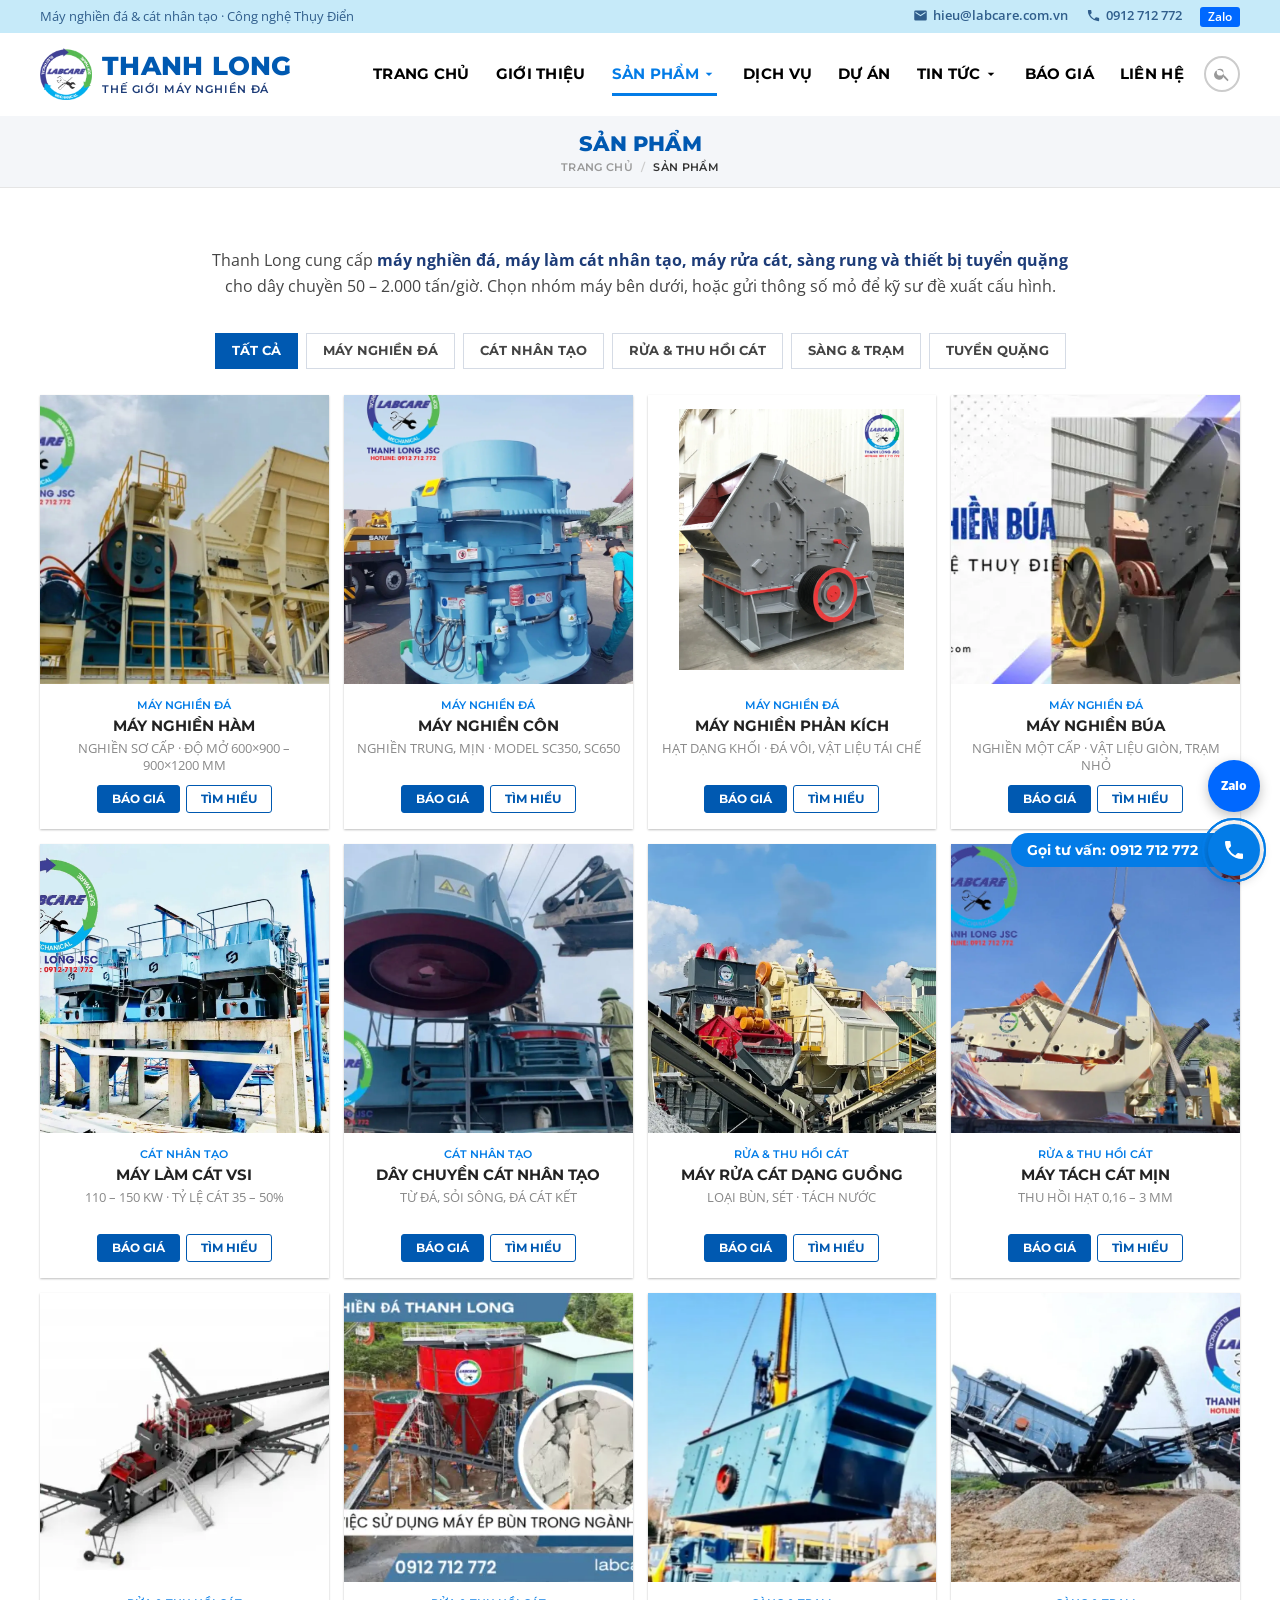
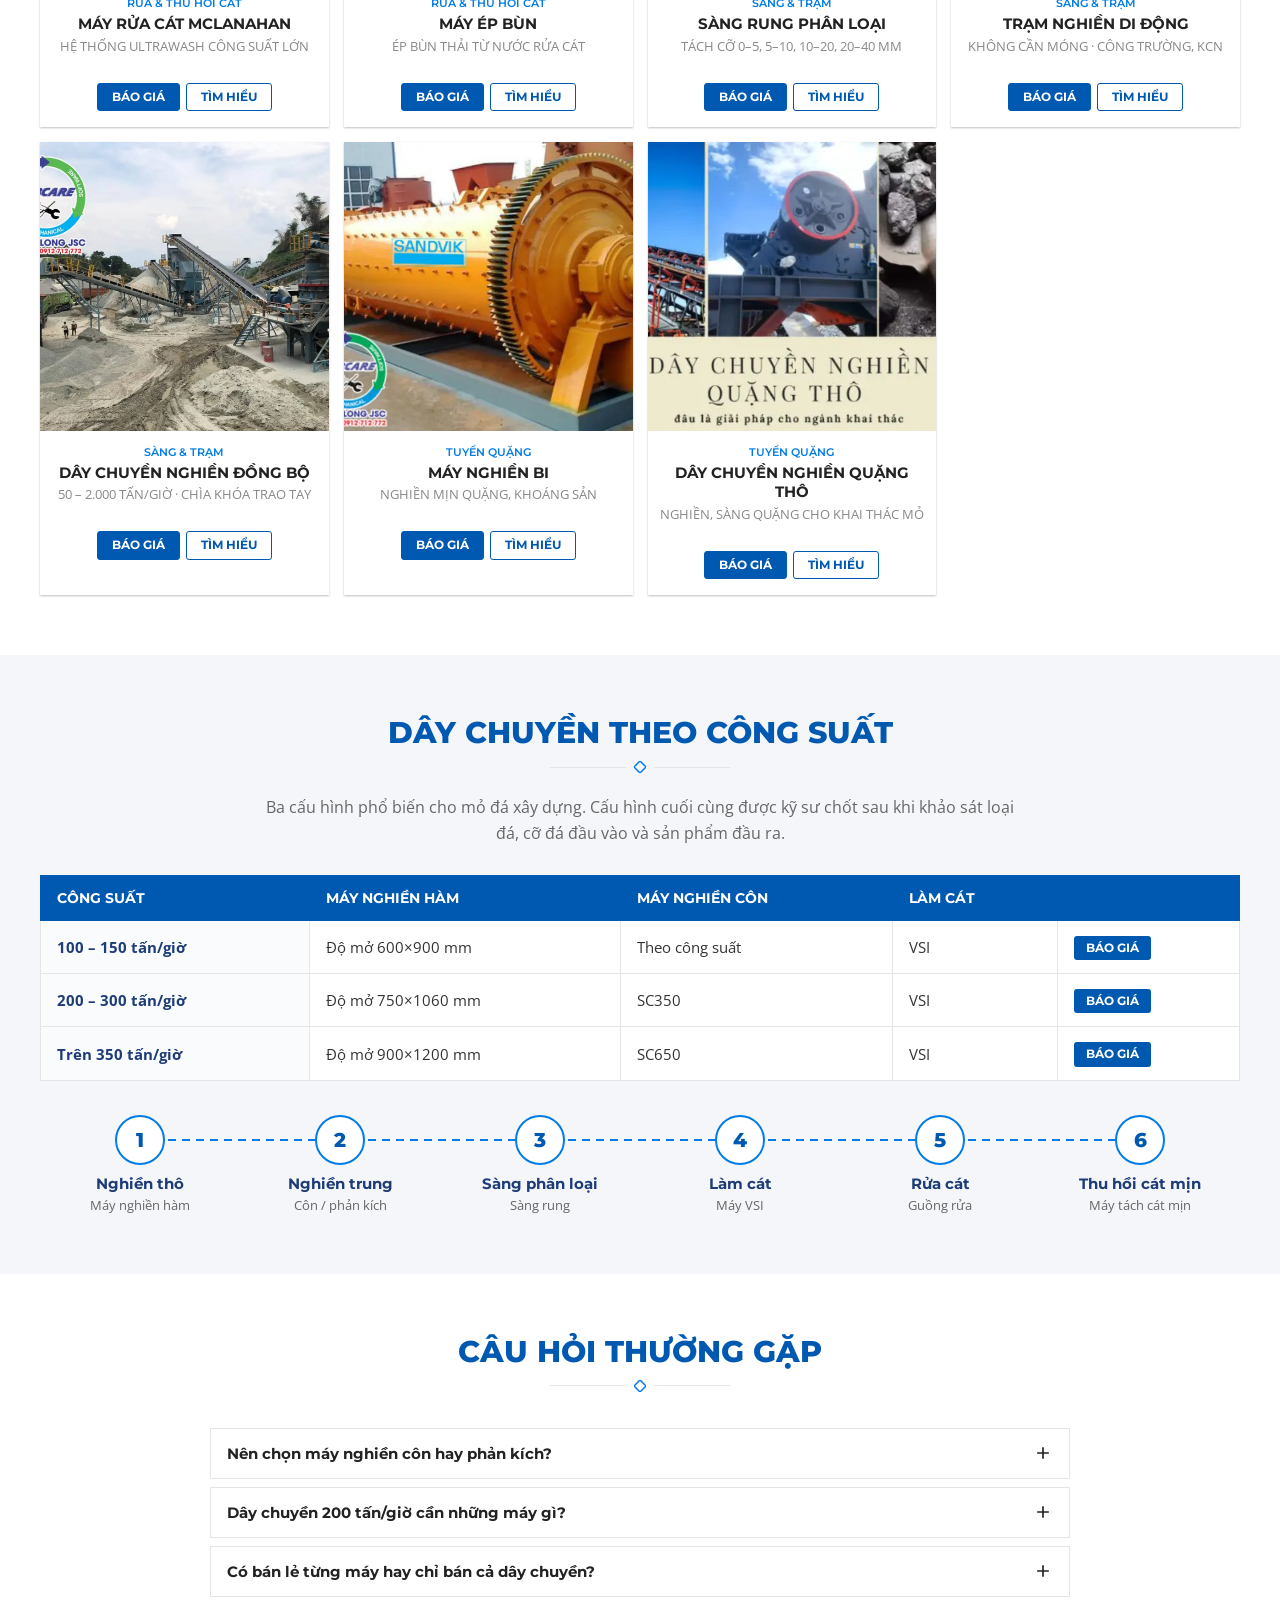
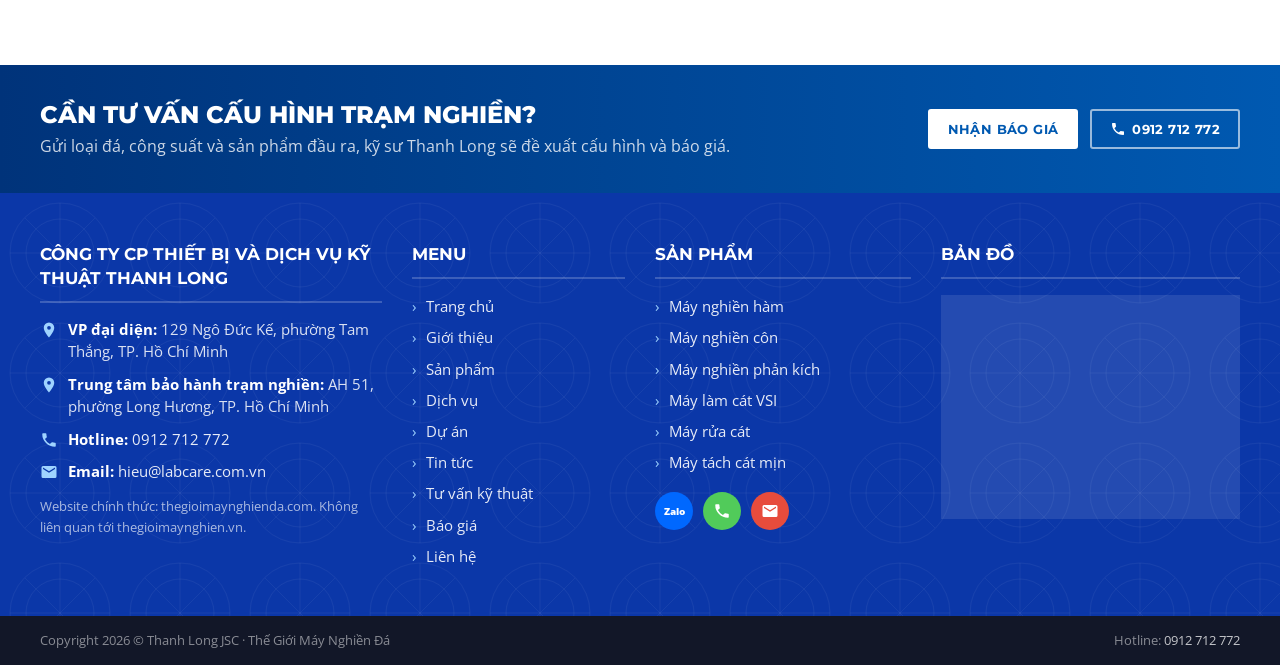
<file: san-pham/index.html>
<!doctype html>
<html lang="vi">
<head>
  <meta charset="utf-8">
  <meta name="viewport" content="width=device-width, initial-scale=1">
  <title>Sản phẩm: máy nghiền đá, máy làm cát VSI, rửa cát | Thanh Long</title>
  <meta name="description" content="Máy nghiền hàm, côn, phản kích, búa, máy làm cát VSI, máy rửa cát, máy tách cát mịn, sàng rung, trạm di động, máy nghiền bi. Báo giá: 0912 712 772.">
  <link rel="canonical" href="https://thegioimaynghienda.com/san-pham/">
  <meta property="og:locale" content="vi_VN">
  <meta property="og:type" content="website">
  <meta property="og:site_name" content="Thế Giới Máy Nghiền Đá">
  <meta property="og:title" content="Sản phẩm: máy nghiền đá, máy làm cát VSI, rửa cát | Thanh Long">
  <meta property="og:description" content="Máy nghiền hàm, côn, phản kích, búa, máy làm cát VSI, máy rửa cát, máy tách cát mịn, sàng rung, trạm di động, máy nghiền bi. Báo giá: 0912 712 772.">
  <meta property="og:image" content="../assets/img/sandvik.webp">
  <meta name="theme-color" content="#0059b1">
  <link rel="icon" href="../assets/img/logo.webp" type="image/webp">
  <link rel="preconnect" href="https://fonts.googleapis.com">
  <link rel="preconnect" href="https://fonts.gstatic.com" crossorigin>
  <link href="https://fonts.googleapis.com/css2?family=Montserrat:wght@500;600;700;800&family=Open+Sans:wght@400;600;700&display=swap" rel="stylesheet">
  <link rel="stylesheet" href="../assets/css/style.css?v=20261019c">
  <script type="application/ld+json">
{
  "@context": "https://schema.org",
  "@graph": [
    {
      "@type": "BreadcrumbList",
      "itemListElement": [
        {
          "@type": "ListItem",
          "position": 1,
          "name": "Trang chủ",
          "item": "https://thegioimaynghienda.com/"
        },
        {
          "@type": "ListItem",
          "position": 2,
          "name": "Sản phẩm"
        }
      ]
    },
    {
      "@type": "CollectionPage",
      "url": "https://thegioimaynghienda.com/san-pham/",
      "publisher": {
        "@id": "https://thegioimaynghienda.com/#org"
      },
      "mainEntity": {
        "@type": "ItemList",
        "name": "Sản phẩm Thanh Long JSC",
        "itemListElement": [
          {
            "@type": "ListItem",
            "position": 1,
            "name": "Máy nghiền hàm"
          },
          {
            "@type": "ListItem",
            "position": 2,
            "name": "Máy nghiền côn"
          },
          {
            "@type": "ListItem",
            "position": 3,
            "name": "Máy nghiền phản kích"
          },
          {
            "@type": "ListItem",
            "position": 4,
            "name": "Máy nghiền búa"
          },
          {
            "@type": "ListItem",
            "position": 5,
            "name": "Máy làm cát VSI"
          },
          {
            "@type": "ListItem",
            "position": 6,
            "name": "Dây chuyền cát nhân tạo"
          },
          {
            "@type": "ListItem",
            "position": 7,
            "name": "Máy rửa cát dạng guồng"
          },
          {
            "@type": "ListItem",
            "position": 8,
            "name": "Máy tách cát mịn"
          },
          {
            "@type": "ListItem",
            "position": 9,
            "name": "Máy rửa cát McLanahan"
          },
          {
            "@type": "ListItem",
            "position": 10,
            "name": "Máy ép bùn"
          },
          {
            "@type": "ListItem",
            "position": 11,
            "name": "Sàng rung phân loại"
          },
          {
            "@type": "ListItem",
            "position": 12,
            "name": "Trạm nghiền di động"
          },
          {
            "@type": "ListItem",
            "position": 13,
            "name": "Dây chuyền nghiền đồng bộ"
          },
          {
            "@type": "ListItem",
            "position": 14,
            "name": "Máy nghiền bi"
          },
          {
            "@type": "ListItem",
            "position": 15,
            "name": "Dây chuyền nghiền quặng thô"
          }
        ]
      }
    },
    {
      "@type": "FAQPage",
      "mainEntity": [
        {
          "@type": "Question",
          "name": "Nên chọn máy nghiền côn hay phản kích?",
          "acceptedAnswer": {
            "@type": "Answer",
            "text": "Đá cứng, mài mòn cao như granite, bazan hợp máy côn vì chi phí vật tư thấp hơn. Đá vôi và vật liệu tái chế hợp máy phản kích vì cho hạt dạng khối."
          }
        },
        {
          "@type": "Question",
          "name": "Dây chuyền 200 tấn/giờ cần những máy gì?",
          "acceptedAnswer": {
            "@type": "Answer",
            "text": "Cấu hình thường dùng cho 200–300 tấn/giờ là máy nghiền hàm độ mở 750×1060 mm, máy nghiền côn SC350 và máy làm cát VSI, kèm sàng rung và băng tải."
          }
        },
        {
          "@type": "Question",
          "name": "Có bán lẻ từng máy hay chỉ bán cả dây chuyền?",
          "acceptedAnswer": {
            "@type": "Answer",
            "text": "Thanh Long cung cấp cả máy lẻ để thay thế, bổ sung trong trạm đang chạy và dây chuyền trọn gói chìa khóa trao tay."
          }
        }
      ]
    }
  ]
}
  </script>
</head>
<body id="top" data-page="san-pham">
  <!-- layout:header — sửa ở index.html rồi chạy: python3 tools/sync-layout.py -->
  <svg width="0" height="0" style="position:absolute" aria-hidden="true">
    <symbol id="i-phone" viewBox="0 0 24 24"><path d="M6.6 10.8a15.1 15.1 0 0 0 6.6 6.6l2.2-2.2a1 1 0 0 1 1-.25 11.4 11.4 0 0 0 3.6.57 1 1 0 0 1 1 1V20a1 1 0 0 1-1 1A17 17 0 0 1 3 4a1 1 0 0 1 1-1h3.5a1 1 0 0 1 1 1c0 1.25.2 2.45.57 3.57a1 1 0 0 1-.25 1z"/></symbol>
    <symbol id="i-mail" viewBox="0 0 24 24"><path d="M20 4H4a2 2 0 0 0-2 2v12a2 2 0 0 0 2 2h16a2 2 0 0 0 2-2V6a2 2 0 0 0-2-2zm0 4-8 5-8-5V6l8 5 8-5z"/></symbol>
    <symbol id="i-pin" viewBox="0 0 24 24"><path d="M12 2a7 7 0 0 0-7 7c0 5.25 7 13 7 13s7-7.75 7-13a7 7 0 0 0-7-7zm0 9.5A2.5 2.5 0 1 1 12 6.5a2.5 2.5 0 0 1 0 5z"/></symbol>
    <symbol id="i-search" viewBox="0 0 24 24"><path d="M15.5 14h-.8l-.3-.3A6.5 6.5 0 1 0 14 15.5l.3.3v.8l5 5 1.5-1.5zm-6 0A4.5 4.5 0 1 1 14 9.5 4.5 4.5 0 0 1 9.5 14z"/></symbol>
    <symbol id="i-down" viewBox="0 0 24 24"><path d="M7 10l5 5 5-5z"/></symbol>
    <symbol id="i-right" viewBox="0 0 24 24"><path d="M8.6 16.6 13.2 12 8.6 7.4 10 6l6 6-6 6z"/></symbol>
    <symbol id="i-left" viewBox="0 0 24 24"><path d="M15.4 16.6 10.8 12l4.6-4.6L14 6l-6 6 6 6z"/></symbol>
    <symbol id="i-check" viewBox="0 0 24 24"><path d="M12 2a10 10 0 1 0 10 10A10 10 0 0 0 12 2zm-2 15-5-5 1.4-1.4L10 14.2l7.6-7.6L19 8z"/></symbol>
    <symbol id="i-menu" viewBox="0 0 24 24"><path d="M3 6h18v2H3zm0 5h18v2H3zm0 5h18v2H3z"/></symbol>
    <symbol id="i-close" viewBox="0 0 24 24"><path d="M19 6.4 17.6 5 12 10.6 6.4 5 5 6.4 10.6 12 5 17.6 6.4 19 12 13.4 17.6 19 19 17.6 13.4 12z"/></symbol>
    <symbol id="i-up" viewBox="0 0 24 24"><path d="M7.4 15.4 12 10.8l4.6 4.6L18 14l-6-6-6 6z"/></symbol>
    <symbol id="i-plus" viewBox="0 0 24 24"><path d="M19 13h-6v6h-2v-6H5v-2h6V5h2v6h6z"/></symbol>
    <symbol id="i-gear" viewBox="0 0 24 24"><path d="M19.4 13a7.6 7.6 0 0 0 0-2l2.1-1.6-2-3.5-2.5 1a7.3 7.3 0 0 0-1.7-1L15 3h-4l-.4 2.9a7.3 7.3 0 0 0-1.7 1l-2.5-1-2 3.5L6.6 11a7.6 7.6 0 0 0 0 2l-2.1 1.6 2 3.5 2.5-1a7.3 7.3 0 0 0 1.7 1L11 21h4l.4-2.9a7.3 7.3 0 0 0 1.7-1l2.5 1 2-3.5zM13 15.5a3.5 3.5 0 1 1 3.5-3.5 3.5 3.5 0 0 1-3.5 3.5z"/></symbol>
    <symbol id="i-bolt" viewBox="0 0 24 24"><path d="M7 2v11h3v9l7-12h-4l4-8z"/></symbol>
    <symbol id="i-shield" viewBox="0 0 24 24"><path d="M12 1 3 5v6c0 5.6 3.8 10.7 9 12 5.2-1.3 9-6.4 9-12V5zm-2 16-4-4 1.4-1.4 2.6 2.6 6.6-6.6L18 9z"/></symbol>
    <symbol id="i-tool" viewBox="0 0 24 24"><path d="M22.7 19 13.6 9.9a6.4 6.4 0 0 0-1.5-6.9A6.6 6.6 0 0 0 4.7 1.7l4.4 4.4-3 3-4.4-4.4A6.6 6.6 0 0 0 3 12.1a6.4 6.4 0 0 0 6.9 1.5l9.1 9.1a1 1 0 0 0 1.4 0l2.3-2.3a1 1 0 0 0 0-1.4z"/></symbol>
    <symbol id="i-quote" viewBox="0 0 24 24"><path d="M6 17h3l2-4V7H5v6h3zm8 0h3l2-4V7h-6v6h3z"/></symbol>
    <symbol id="i-clock" viewBox="0 0 24 24"><path d="M12 2a10 10 0 1 0 10 10A10 10 0 0 0 12 2zm4.2 14.2L11 13V7h1.5v5.2l4.5 2.7z"/></symbol>
    <symbol id="i-doc" viewBox="0 0 24 24"><path d="M14 2H6a2 2 0 0 0-2 2v16a2 2 0 0 0 2 2h12a2 2 0 0 0 2-2V8zm-1 7V3.5L18.5 9zM8 13h8v2H8zm0 4h5v2H8z"/></symbol>
    <symbol id="i-users" viewBox="0 0 24 24"><path d="M16 11a3 3 0 1 0-3-3 3 3 0 0 0 3 3zm-8 0a3 3 0 1 0-3-3 3 3 0 0 0 3 3zm0 2c-2.3 0-7 1.2-7 3.5V19h14v-2.5C15 14.2 10.3 13 8 13zm8 0c-.3 0-.6 0-1 .1a4.2 4.2 0 0 1 2 3.4V19h6v-2.5c0-2.3-4.7-3.5-7-3.5z"/></symbol>
  </svg>

  <header class="header" id="header">
    <div class="topbar">
      <div class="container topbar__in">
        <p class="topbar__left">Máy nghiền đá &amp; cát nhân tạo · Công nghệ Thụy Điển</p>
        <ul class="topbar__right">
          <li><a href="mailto:hieu@labcare.com.vn"><svg class="ico"><use href="#i-mail"/></svg>hieu@labcare.com.vn</a></li>
          <li><a href="tel:0912712772"><svg class="ico"><use href="#i-phone"/></svg>0912 712 772</a></li>
          <li><a class="topbar__zalo" href="https://zalo.me/0912712772" rel="noopener">Zalo</a></li>
        </ul>
      </div>
    </div>

    <div class="header-wrapper" id="headerWrap">
      <div class="container masthead">
        <button class="nav-toggle" id="navToggle" aria-label="Mở menu" aria-expanded="false" aria-controls="offcanvas"><svg class="ico"><use href="#i-menu"/></svg></button>
        <a class="logo" href="../" aria-label="Thanh Long JSC - Trang chủ">
          <img src="../assets/img/logo.webp" alt="" width="52" height="51">
          <span class="logo__txt"><b>THANH LONG</b><small>Thế giới máy nghiền đá</small></span>
        </a>
        <nav class="nav" aria-label="Menu chính">
          <ul>
            <li><a data-nav="home" href="../">Trang chủ</a></li>
            <li><a data-nav="gioithieu" href="../gioithieu/">Giới thiệu</a></li>
            <li class="has-dropdown">
              <a data-nav="san-pham" href="../san-pham/" aria-haspopup="true">Sản phẩm<svg class="ico ico--sm"><use href="#i-down"/></svg></a>
              <ul class="dropdown">
                <li><a href="../san-pham/#may-nghien-da">Máy nghiền đá</a></li>
                <li><a href="../san-pham/#cat-nhan-tao">Máy làm cát nhân tạo</a></li>
                <li><a href="../san-pham/#rua-cat">Máy rửa cát, tách cát mịn</a></li>
                <li><a href="../san-pham/#sang-tram">Sàng rung, trạm di động</a></li>
                <li><a href="../san-pham/#tuyen-quang">Thiết bị tuyển quặng</a></li>
                <li><a href="../san-pham/#day-chuyen">Dây chuyền theo công suất</a></li>
              </ul>
            </li>
            <li><a data-nav="dich-vu" href="../dich-vu/">Dịch vụ</a></li>
            <li><a data-nav="du-an" href="../category/du-an-cong-trinh/">Dự án</a></li>
            <li class="has-dropdown">
              <a data-nav="tin-tuc" href="../category/tin-tuc/" aria-haspopup="true">Tin tức<svg class="ico ico--sm"><use href="#i-down"/></svg></a>
              <ul class="dropdown">
                <li><a href="../category/tin-tuc/">Tin công ty</a></li>
                <li><a href="../category/tu-van-ky-thuat/">Tư vấn kỹ thuật</a></li>
              </ul>
            </li>
            <li><a data-nav="bao-gia" href="../bao-gia/">Báo giá</a></li>
            <li><a data-nav="lien-he" href="../lien-he/">Liên hệ</a></li>
          </ul>
        </nav>
        <button class="search-btn" id="searchBtn" aria-label="Tìm kiếm" aria-expanded="false" aria-controls="searchBox"><svg class="ico"><use href="#i-search"/></svg></button>
        <form class="search-box" id="searchBox" role="search" action="https://thegioimaynghienda.com/" hidden>
          <input type="search" name="s" placeholder="Tìm máy, bài viết..." aria-label="Từ khóa tìm kiếm">
          <button type="submit" aria-label="Tìm"><svg class="ico"><use href="#i-search"/></svg></button>
        </form>
      </div>
    </div>
  </header>

  <div class="offcanvas" id="offcanvas" aria-hidden="true">
    <div class="offcanvas__bg" data-close></div>
    <div class="offcanvas__panel" role="dialog" aria-modal="true" aria-label="Menu">
      <button class="offcanvas__close" data-close aria-label="Đóng menu"><svg class="ico"><use href="#i-close"/></svg></button>
      <form class="offcanvas__search" role="search" action="https://thegioimaynghienda.com/">
        <input type="search" name="s" placeholder="Tìm kiếm..." aria-label="Từ khóa tìm kiếm">
        <button type="submit" aria-label="Tìm"><svg class="ico"><use href="#i-search"/></svg></button>
      </form>
      <ul class="mnav">
        <li><a data-nav="home" href="../">Trang chủ</a></li>
        <li><a data-nav="gioithieu" href="../gioithieu/">Giới thiệu</a></li>
        <li class="mnav__sub">
          <a data-nav="san-pham" href="../san-pham/">Sản phẩm</a>
          <button class="mnav__toggle" aria-expanded="false" aria-label="Mở danh mục sản phẩm"><svg class="ico"><use href="#i-down"/></svg></button>
          <ul>
            <li><a href="../san-pham/#may-nghien-da">Máy nghiền đá</a></li>
            <li><a href="../san-pham/#cat-nhan-tao">Máy làm cát nhân tạo</a></li>
            <li><a href="../san-pham/#rua-cat">Máy rửa cát, tách cát mịn</a></li>
            <li><a href="../san-pham/#sang-tram">Sàng rung, trạm di động</a></li>
            <li><a href="../san-pham/#tuyen-quang">Thiết bị tuyển quặng</a></li>
          </ul>
        </li>
        <li><a data-nav="dich-vu" href="../dich-vu/">Dịch vụ</a></li>
        <li><a data-nav="du-an" href="../category/du-an-cong-trinh/">Dự án</a></li>
        <li class="mnav__sub">
          <a data-nav="tin-tuc" href="../category/tin-tuc/">Tin tức</a>
          <button class="mnav__toggle" aria-expanded="false" aria-label="Mở danh mục tin tức"><svg class="ico"><use href="#i-down"/></svg></button>
          <ul>
            <li><a href="../category/tin-tuc/">Tin công ty</a></li>
            <li><a href="../category/tu-van-ky-thuat/">Tư vấn kỹ thuật</a></li>
          </ul>
        </li>
        <li><a data-nav="bao-gia" href="../bao-gia/">Báo giá</a></li>
        <li><a data-nav="lien-he" href="../lien-he/">Liên hệ</a></li>
      </ul>
      <a class="offcanvas__call" href="tel:0912712772"><svg class="ico"><use href="#i-phone"/></svg>0912 712 772</a>
    </div>
  </div>
  <!-- /layout:header -->

  <main id="main">
    <div class="page-title">
      <div class="container">
        <h1>Sản phẩm</h1>
        <ol class="crumbs" aria-label="Breadcrumb"><li><a href="../">Trang chủ</a></li><li><span aria-current="page">Sản phẩm</span></li></ol>
      </div>
    </div>
    <section class="section">
      <div class="container">
        <p class="intro reveal">Thanh Long cung cấp <b>máy nghiền đá, máy làm cát nhân tạo, máy rửa cát, sàng rung và thiết bị tuyển quặng</b> cho dây chuyền 50 – 2.000 tấn/giờ. Chọn nhóm máy bên dưới, hoặc gửi thông số mỏ để kỹ sư đề xuất cấu hình.</p>
        <div class="filter" id="loc" role="group" aria-label="Lọc theo nhóm sản phẩm">
          <button data-filter="all" class="is-active" aria-pressed="true">Tất cả</button>
          <button data-filter="may-nghien-da" aria-pressed="false">Máy nghiền đá</button>
          <button data-filter="cat-nhan-tao" aria-pressed="false">Cát nhân tạo</button>
          <button data-filter="rua-cat" aria-pressed="false">Rửa &amp; thu hồi cát</button>
          <button data-filter="sang-tram" aria-pressed="false">Sàng &amp; trạm</button>
          <button data-filter="tuyen-quang" aria-pressed="false">Tuyển quặng</button>
        </div>
        <div class="products products--page">
          <article class="product reveal" data-group="may-nghien-da">
            <a class="product__img" href="../bao-gia/?sp=M%C3%A1y%20k%E1%BA%B9p%20h%C3%A0m"><img src="../assets/img/du-an-bao-tri.webp" alt="Máy nghiền hàm" width="600" height="600" loading="lazy"></a>
            <div class="product__txt">
              <span class="product__cat">Máy nghiền đá</span>
              <h2 class="h4">Máy nghiền hàm</h2>
              <p>Nghiền sơ cấp · Độ mở 600×900 – 900×1200 mm</p>
              <div class="product__acts">
                <a class="product__btn product__btn--fill" href="../bao-gia/?sp=M%C3%A1y%20k%E1%BA%B9p%20h%C3%A0m">Báo giá</a>
                <a class="product__btn" href="https://thegioimaynghienda.com/may-nghien-ham-di-dong-giai-phap-nghien-vat-lieu-linh-hoat/">Tìm hiểu</a>
              </div>
            </div>
          </article>
          <article class="product reveal" data-group="may-nghien-da">
            <a class="product__img" href="../bao-gia/?sp=M%C3%A1y%20nghi%E1%BB%81n%20c%C3%B4n"><img src="../assets/img/con-3.webp" alt="Máy nghiền côn" width="600" height="600" loading="lazy"></a>
            <div class="product__txt">
              <span class="product__cat">Máy nghiền đá</span>
              <h2 class="h4">Máy nghiền côn</h2>
              <p>Nghiền trung, mịn · Model SC350, SC650</p>
              <div class="product__acts">
                <a class="product__btn product__btn--fill" href="../bao-gia/?sp=M%C3%A1y%20nghi%E1%BB%81n%20c%C3%B4n">Báo giá</a>
                <a class="product__btn" href="https://thegioimaynghienda.com/may-nghien-con-va-uu-diem-cua-may-nghien-con/">Tìm hiểu</a>
              </div>
            </div>
          </article>
          <article class="product reveal" data-group="may-nghien-da">
            <a class="product__img product__img--white" href="../bao-gia/?sp=M%C3%A1y%20nghi%E1%BB%81n%20ph%E1%BA%A3n%20k%C3%ADch"><img src="../assets/img/phan-kich.webp" alt="Máy nghiền phản kích" width="600" height="600" loading="lazy"></a>
            <div class="product__txt">
              <span class="product__cat">Máy nghiền đá</span>
              <h2 class="h4">Máy nghiền phản kích</h2>
              <p>Hạt dạng khối · Đá vôi, vật liệu tái chế</p>
              <div class="product__acts">
                <a class="product__btn product__btn--fill" href="../bao-gia/?sp=M%C3%A1y%20nghi%E1%BB%81n%20ph%E1%BA%A3n%20k%C3%ADch">Báo giá</a>
                <a class="product__btn" href="https://thegioimaynghienda.com/may-nghien-phan-kich/">Tìm hiểu</a>
              </div>
            </div>
          </article>
          <article class="product reveal" data-group="may-nghien-da">
            <a class="product__img" href="../bao-gia/?sp=M%C3%A1y%20nghi%E1%BB%81n%20b%C3%BAa"><img src="../assets/img/posts/4056.webp" alt="Máy nghiền búa" width="600" height="600" loading="lazy"></a>
            <div class="product__txt">
              <span class="product__cat">Máy nghiền đá</span>
              <h2 class="h4">Máy nghiền búa</h2>
              <p>Nghiền một cấp · Vật liệu giòn, trạm nhỏ</p>
              <div class="product__acts">
                <a class="product__btn product__btn--fill" href="../bao-gia/?sp=M%C3%A1y%20nghi%E1%BB%81n%20b%C3%BAa">Báo giá</a>
                <a class="product__btn" href="https://thegioimaynghienda.com/may-nghien-bua-trong-day-chuyen-nghien-da-xay-dung/">Tìm hiểu</a>
              </div>
            </div>
          </article>
          <article class="product reveal" data-group="cat-nhan-tao">
            <a class="product__img" href="../bao-gia/?sp=M%C3%A1y%20nghi%E1%BB%81n%20c%C3%A1t%20nh%C3%A2n%20t%E1%BA%A1o%20%28vo%20%C4%91%C3%A1%29"><img src="../assets/img/vsi.webp" alt="Máy làm cát VSI" width="600" height="600" loading="lazy"></a>
            <div class="product__txt">
              <span class="product__cat">Cát nhân tạo</span>
              <h2 class="h4">Máy làm cát VSI</h2>
              <p>110 – 150 kW · Tỷ lệ cát 35 – 50%</p>
              <div class="product__acts">
                <a class="product__btn product__btn--fill" href="../bao-gia/?sp=M%C3%A1y%20nghi%E1%BB%81n%20c%C3%A1t%20nh%C3%A2n%20t%E1%BA%A1o%20%28vo%20%C4%91%C3%A1%29">Báo giá</a>
                <a class="product__btn" href="https://thegioimaynghienda.com/may-lam-cat-nhan-tao/">Tìm hiểu</a>
              </div>
            </div>
          </article>
          <article class="product reveal" data-group="cat-nhan-tao">
            <a class="product__img" href="../bao-gia/?sp=Tr%E1%BA%A1m%20nghi%E1%BB%81n%20%C4%91%E1%BB%93ng%20b%E1%BB%99"><img src="../assets/img/du-an-soi.webp" alt="Dây chuyền cát nhân tạo" width="600" height="600" loading="lazy"></a>
            <div class="product__txt">
              <span class="product__cat">Cát nhân tạo</span>
              <h2 class="h4">Dây chuyền cát nhân tạo</h2>
              <p>Từ đá, sỏi sông, đá cát kết</p>
              <div class="product__acts">
                <a class="product__btn product__btn--fill" href="../bao-gia/?sp=Tr%E1%BA%A1m%20nghi%E1%BB%81n%20%C4%91%E1%BB%93ng%20b%E1%BB%99">Báo giá</a>
                <a class="product__btn" href="https://thegioimaynghienda.com/day-chuyen-nghien-cat-nhan-tao-giai-phap-hieu-qua-cho-nganh-xay-dung/">Tìm hiểu</a>
              </div>
            </div>
          </article>
          <article class="product reveal" data-group="rua-cat">
            <a class="product__img" href="../bao-gia/?sp=M%C3%A1y%20r%E1%BB%ADa%20c%C3%A1t"><img src="../assets/img/rua-cat.webp" alt="Máy rửa cát dạng guồng" width="600" height="600" loading="lazy"></a>
            <div class="product__txt">
              <span class="product__cat">Rửa &amp; thu hồi cát</span>
              <h2 class="h4">Máy rửa cát dạng guồng</h2>
              <p>Loại bùn, sét · Tách nước</p>
              <div class="product__acts">
                <a class="product__btn product__btn--fill" href="../bao-gia/?sp=M%C3%A1y%20r%E1%BB%ADa%20c%C3%A1t">Báo giá</a>
                <a class="product__btn" href="https://thegioimaynghienda.com/day-chuyen-may-rua-cat/">Tìm hiểu</a>
              </div>
            </div>
          </article>
          <article class="product reveal" data-group="rua-cat">
            <a class="product__img" href="../bao-gia/?sp=M%C3%A1y%20t%C3%A1ch%20c%C3%A1t%20m%E1%BB%8Bn"><img src="../assets/img/tach-cat-min.webp" alt="Máy tách cát mịn" width="600" height="600" loading="lazy"></a>
            <div class="product__txt">
              <span class="product__cat">Rửa &amp; thu hồi cát</span>
              <h2 class="h4">Máy tách cát mịn</h2>
              <p>Thu hồi hạt 0,16 – 3 mm</p>
              <div class="product__acts">
                <a class="product__btn product__btn--fill" href="../bao-gia/?sp=M%C3%A1y%20t%C3%A1ch%20c%C3%A1t%20m%E1%BB%8Bn">Báo giá</a>
                <a class="product__btn" href="https://thegioimaynghienda.com/may-tach-cat-min-giai-phap-toi-uu-cho-nganh-xay-dung/">Tìm hiểu</a>
              </div>
            </div>
          </article>
          <article class="product reveal" data-group="rua-cat">
            <a class="product__img" href="../bao-gia/?sp=M%C3%A1y%20r%E1%BB%ADa%20c%C3%A1t"><img src="../assets/img/posts/3777.webp" alt="Máy rửa cát McLanahan" width="600" height="600" loading="lazy"></a>
            <div class="product__txt">
              <span class="product__cat">Rửa &amp; thu hồi cát</span>
              <h2 class="h4">Máy rửa cát McLanahan</h2>
              <p>Hệ thống UltraWash công suất lớn</p>
              <div class="product__acts">
                <a class="product__btn product__btn--fill" href="../bao-gia/?sp=M%C3%A1y%20r%E1%BB%ADa%20c%C3%A1t">Báo giá</a>
                <a class="product__btn" href="https://thegioimaynghienda.com/may-rua-cat-xay-dung-mclanahan-thiet-bi-rua-cat-hien-dai-nhat-the-gioi/">Tìm hiểu</a>
              </div>
            </div>
          </article>
          <article class="product reveal" data-group="rua-cat">
            <a class="product__img" href="../bao-gia/?sp=M%C3%A1y%20%C3%A9p%20b%C3%B9n"><img src="../assets/img/posts/4281.webp" alt="Máy ép bùn" width="600" height="600" loading="lazy"></a>
            <div class="product__txt">
              <span class="product__cat">Rửa &amp; thu hồi cát</span>
              <h2 class="h4">Máy ép bùn</h2>
              <p>Ép bùn thải từ nước rửa cát</p>
              <div class="product__acts">
                <a class="product__btn product__btn--fill" href="../bao-gia/?sp=M%C3%A1y%20%C3%A9p%20b%C3%B9n">Báo giá</a>
                <a class="product__btn" href="https://thegioimaynghienda.com/loi-ich-cua-viec-su-dung-may-ep-bun-trong-nganh-khai-khoang/">Tìm hiểu</a>
              </div>
            </div>
          </article>
          <article class="product reveal" data-group="sang-tram">
            <a class="product__img" href="../bao-gia/?sp=S%C3%A0ng%20rung%20ph%C3%A2n%20lo%E1%BA%A1i"><img src="../assets/img/du-an-300.webp" alt="Sàng rung phân loại" width="600" height="600" loading="lazy"></a>
            <div class="product__txt">
              <span class="product__cat">Sàng &amp; trạm</span>
              <h2 class="h4">Sàng rung phân loại</h2>
              <p>Tách cỡ 0–5, 5–10, 10–20, 20–40 mm</p>
              <div class="product__acts">
                <a class="product__btn product__btn--fill" href="../bao-gia/?sp=S%C3%A0ng%20rung%20ph%C3%A2n%20lo%E1%BA%A1i">Báo giá</a>
                <a class="product__btn" href="#day-chuyen">Tìm hiểu</a>
              </div>
            </div>
          </article>
          <article class="product reveal" data-group="sang-tram">
            <a class="product__img" href="../bao-gia/?sp=Tr%E1%BA%A1m%20nghi%E1%BB%81n%20%C4%91%E1%BB%93ng%20b%E1%BB%99"><img src="../assets/img/di-dong.webp" alt="Trạm nghiền di động" width="600" height="600" loading="lazy"></a>
            <div class="product__txt">
              <span class="product__cat">Sàng &amp; trạm</span>
              <h2 class="h4">Trạm nghiền di động</h2>
              <p>Không cần móng · Công trường, KCN</p>
              <div class="product__acts">
                <a class="product__btn product__btn--fill" href="../bao-gia/?sp=Tr%E1%BA%A1m%20nghi%E1%BB%81n%20%C4%91%E1%BB%93ng%20b%E1%BB%99">Báo giá</a>
                <a class="product__btn" href="https://thegioimaynghienda.com/may-di-dong-nghien-vlxd-tai-khu-cong-nghiep-giai-phap-toi-uu-cho-du-an/">Tìm hiểu</a>
              </div>
            </div>
          </article>
          <article class="product reveal" data-group="sang-tram">
            <a class="product__img" href="../bao-gia/?sp=Tr%E1%BA%A1m%20nghi%E1%BB%81n%20%C4%91%E1%BB%93ng%20b%E1%BB%99"><img src="../assets/img/tram-thanh-long.webp" alt="Dây chuyền nghiền đồng bộ" width="600" height="600" loading="lazy"></a>
            <div class="product__txt">
              <span class="product__cat">Sàng &amp; trạm</span>
              <h2 class="h4">Dây chuyền nghiền đồng bộ</h2>
              <p>50 – 2.000 tấn/giờ · Chìa khóa trao tay</p>
              <div class="product__acts">
                <a class="product__btn product__btn--fill" href="../bao-gia/?sp=Tr%E1%BA%A1m%20nghi%E1%BB%81n%20%C4%91%E1%BB%93ng%20b%E1%BB%99">Báo giá</a>
                <a class="product__btn" href="https://thegioimaynghienda.com/may-nghien-da-chia-khoa-trao-tay-giai-phap-toan-dien-cho-nha-dau-tu/">Tìm hiểu</a>
              </div>
            </div>
          </article>
          <article class="product reveal" data-group="tuyen-quang">
            <a class="product__img" href="../bao-gia/?sp=Thi%E1%BA%BFt%20b%E1%BB%8B%20tuy%E1%BB%83n%20qu%E1%BA%B7ng"><img src="../assets/img/posts/3815.webp" alt="Máy nghiền bi" width="600" height="600" loading="lazy"></a>
            <div class="product__txt">
              <span class="product__cat">Tuyển quặng</span>
              <h2 class="h4">Máy nghiền bi</h2>
              <p>Nghiền mịn quặng, khoáng sản</p>
              <div class="product__acts">
                <a class="product__btn product__btn--fill" href="../bao-gia/?sp=Thi%E1%BA%BFt%20b%E1%BB%8B%20tuy%E1%BB%83n%20qu%E1%BA%B7ng">Báo giá</a>
                <a class="product__btn" href="https://thegioimaynghienda.com/may-nghien-bi-thiet-bi-nghien-vat-lieu-pho-bien/">Tìm hiểu</a>
              </div>
            </div>
          </article>
          <article class="product reveal" data-group="tuyen-quang">
            <a class="product__img" href="../bao-gia/?sp=Thi%E1%BA%BFt%20b%E1%BB%8B%20tuy%E1%BB%83n%20qu%E1%BA%B7ng"><img src="../assets/img/posts/4269.webp" alt="Dây chuyền nghiền quặng thô" width="600" height="600" loading="lazy"></a>
            <div class="product__txt">
              <span class="product__cat">Tuyển quặng</span>
              <h2 class="h4">Dây chuyền nghiền quặng thô</h2>
              <p>Nghiền, sàng quặng cho khai thác mỏ</p>
              <div class="product__acts">
                <a class="product__btn product__btn--fill" href="../bao-gia/?sp=Thi%E1%BA%BFt%20b%E1%BB%8B%20tuy%E1%BB%83n%20qu%E1%BA%B7ng">Báo giá</a>
                <a class="product__btn" href="https://thegioimaynghienda.com/day-chuyen-nghien-quang-tho-dau-la-giai-phap-cho-nganh-khai-thac/">Tìm hiểu</a>
              </div>
            </div>
          </article>
        </div>
      </div>
    </section>

    <section class="section section--gray" id="day-chuyen">
      <div class="container">
        <div class="section-title reveal"><h2>Dây chuyền theo công suất</h2></div>
        <p class="section-lead reveal">Ba cấu hình phổ biến cho mỏ đá xây dựng. Cấu hình cuối cùng được kỹ sư chốt sau khi khảo sát loại đá, cỡ đá đầu vào và sản phẩm đầu ra.</p>
        <div class="table-wrap reveal">
          <table class="table">
            <thead><tr><th scope="col">Công suất</th><th scope="col">Máy nghiền hàm</th><th scope="col">Máy nghiền côn</th><th scope="col">Làm cát</th><th scope="col"></th></tr></thead>
            <tbody>
              <tr><th scope="row">100 – 150 tấn/giờ</th><td>Độ mở 600×900 mm</td><td>Theo công suất</td><td>VSI</td><td><a href="../bao-gia/?sp=Tr%E1%BA%A1m%20nghi%E1%BB%81n%20%C4%91%E1%BB%93ng%20b%E1%BB%99&amp;cap=150">Báo giá</a></td></tr>
              <tr><th scope="row">200 – 300 tấn/giờ</th><td>Độ mở 750×1060 mm</td><td>SC350</td><td>VSI</td><td><a href="../bao-gia/?sp=Tr%E1%BA%A1m%20nghi%E1%BB%81n%20%C4%91%E1%BB%93ng%20b%E1%BB%99&amp;cap=300">Báo giá</a></td></tr>
              <tr><th scope="row">Trên 350 tấn/giờ</th><td>Độ mở 900×1200 mm</td><td>SC650</td><td>VSI</td><td><a href="../bao-gia/?sp=Tr%E1%BA%A1m%20nghi%E1%BB%81n%20%C4%91%E1%BB%93ng%20b%E1%BB%99&amp;cap=500">Báo giá</a></td></tr>
            </tbody>
          </table>
        </div>
        <ol class="steps reveal">
          <li><span>1</span>Nghiền thô<small>Máy nghiền hàm</small></li>
          <li><span>2</span>Nghiền trung<small>Côn / phản kích</small></li>
          <li><span>3</span>Sàng phân loại<small>Sàng rung</small></li>
          <li><span>4</span>Làm cát<small>Máy VSI</small></li>
          <li><span>5</span>Rửa cát<small>Guồng rửa</small></li>
          <li><span>6</span>Thu hồi cát mịn<small>Máy tách cát mịn</small></li>
        </ol>
      </div>
    </section>

    <section class="section">
      <div class="container">
        <div class="section-title reveal"><h2>Câu hỏi thường gặp</h2></div>
        <div class="reveal" style="max-width:860px;margin:0 auto">
          <div class="faq">
            <div class="faq__item">
              <h3><button aria-expanded="false" aria-controls="sp1" id="spq1">Nên chọn máy nghiền côn hay phản kích?<svg class="ico"><use href="#i-plus"/></svg></button></h3>
              <div class="faq__a" id="sp1" role="region" aria-labelledby="spq1"><div><p>Đá cứng, mài mòn cao như granite, bazan hợp máy côn vì chi phí vật tư thấp hơn. Đá vôi và vật liệu tái chế hợp máy phản kích vì cho hạt dạng khối.</p></div></div>
            </div>
            <div class="faq__item">
              <h3><button aria-expanded="false" aria-controls="sp2" id="spq2">Dây chuyền 200 tấn/giờ cần những máy gì?<svg class="ico"><use href="#i-plus"/></svg></button></h3>
              <div class="faq__a" id="sp2" role="region" aria-labelledby="spq2"><div><p>Cấu hình thường dùng cho 200–300 tấn/giờ là máy nghiền hàm độ mở 750×1060 mm, máy nghiền côn SC350 và máy làm cát VSI, kèm sàng rung và băng tải.</p></div></div>
            </div>
            <div class="faq__item">
              <h3><button aria-expanded="false" aria-controls="sp3" id="spq3">Có bán lẻ từng máy hay chỉ bán cả dây chuyền?<svg class="ico"><use href="#i-plus"/></svg></button></h3>
              <div class="faq__a" id="sp3" role="region" aria-labelledby="spq3"><div><p>Thanh Long cung cấp cả máy lẻ để thay thế, bổ sung trong trạm đang chạy và dây chuyền trọn gói chìa khóa trao tay.</p></div></div>
            </div>
          </div>
        </div>
      </div>
    </section>
    <section class="cta-band">
      <div class="container cta-band__in">
        <div>
          <h2>Cần tư vấn cấu hình trạm nghiền?</h2>
          <p>Gửi loại đá, công suất và sản phẩm đầu ra, kỹ sư Thanh Long sẽ đề xuất cấu hình và báo giá.</p>
        </div>
        <div class="cta-band__btns">
          <a class="button button--white" href="../bao-gia/">Nhận báo giá</a>
          <a class="button button--ghost" href="tel:0912712772"><svg class="ico ico--sm"><use href="#i-phone"/></svg>0912 712 772</a>
        </div>
      </div>
    </section>
  </main>

  <!-- layout:footer — sửa ở index.html rồi chạy: python3 tools/sync-layout.py -->
  <footer class="footer">
    <div class="container footer__in">
      <div class="footer__col footer__col--wide">
        <h3 class="footer__title">Công ty CP Thiết bị và Dịch vụ Kỹ thuật Thanh Long</h3>
        <ul class="footer__info">
          <li><svg class="ico"><use href="#i-pin"/></svg><span><b>VP đại diện:</b> 129 Ngô Đức Kế, phường Tam Thắng, TP. Hồ Chí Minh</span></li>
          <li><svg class="ico"><use href="#i-pin"/></svg><span><b>Trung tâm bảo hành trạm nghiền:</b> AH 51, phường Long Hương, TP. Hồ Chí Minh</span></li>
          <li><svg class="ico"><use href="#i-phone"/></svg><span><b>Hotline:</b> <a href="tel:0912712772">0912 712 772</a></span></li>
          <li><svg class="ico"><use href="#i-mail"/></svg><span><b>Email:</b> <a href="mailto:hieu@labcare.com.vn">hieu@labcare.com.vn</a></span></li>
        </ul>
        <p class="footer__note">Website chính thức: thegioimaynghienda.com. Không liên quan tới thegioimaynghien.vn.</p>
      </div>
      <div class="footer__col">
        <h3 class="footer__title">Menu</h3>
        <ul class="footer__links">
          <li><a href="../">Trang chủ</a></li>
          <li><a href="../gioithieu/">Giới thiệu</a></li>
          <li><a href="../san-pham/">Sản phẩm</a></li>
          <li><a href="../dich-vu/">Dịch vụ</a></li>
          <li><a href="../category/du-an-cong-trinh/">Dự án</a></li>
          <li><a href="../category/tin-tuc/">Tin tức</a></li>
          <li><a href="../category/tu-van-ky-thuat/">Tư vấn kỹ thuật</a></li>
          <li><a href="../bao-gia/">Báo giá</a></li>
          <li><a href="../lien-he/">Liên hệ</a></li>
        </ul>
      </div>
      <div class="footer__col">
        <h3 class="footer__title">Sản phẩm</h3>
        <ul class="footer__links">
          <li><a href="../san-pham/#may-nghien-da">Máy nghiền hàm</a></li>
          <li><a href="../san-pham/#may-nghien-da">Máy nghiền côn</a></li>
          <li><a href="../san-pham/#may-nghien-da">Máy nghiền phản kích</a></li>
          <li><a href="../san-pham/#cat-nhan-tao">Máy làm cát VSI</a></li>
          <li><a href="../san-pham/#rua-cat">Máy rửa cát</a></li>
          <li><a href="../san-pham/#rua-cat">Máy tách cát mịn</a></li>
        </ul>
        <div class="footer__social">
          <a href="https://zalo.me/0912712772" rel="noopener" aria-label="Zalo" class="soc soc--zalo">Zalo</a>
          <a href="tel:0912712772" aria-label="Gọi điện" class="soc soc--call"><svg class="ico"><use href="#i-phone"/></svg></a>
          <a href="mailto:hieu@labcare.com.vn" aria-label="Email" class="soc soc--mail"><svg class="ico"><use href="#i-mail"/></svg></a>
        </div>
      </div>
      <div class="footer__col">
        <h3 class="footer__title">Bản đồ</h3>
        <div class="footer__map">
          <iframe title="Bản đồ văn phòng Thanh Long" loading="lazy" referrerpolicy="no-referrer-when-downgrade" src="https://maps.google.com/maps?q=129%20Ng%C3%B4%20%C4%90%E1%BB%A9c%20K%E1%BA%BF%2C%20Tam%20Th%E1%BA%AFng%2C%20H%E1%BB%93%20Ch%C3%AD%20Minh&amp;z=15&amp;output=embed"></iframe>
        </div>
      </div>
    </div>
    <div class="footer__bottom">
      <div class="container footer__bottom-in">
        <p>Copyright 2026 © Thanh Long JSC · Thế Giới Máy Nghiền Đá</p>
        <p>Hotline: <a href="tel:0912712772">0912 712 772</a></p>
      </div>
    </div>
  </footer>

  <div class="float">
    <a class="float__btn float__btn--zalo" href="https://zalo.me/0912712772" rel="noopener" aria-label="Nhắn Zalo">Zalo</a>
    <a class="float__btn float__btn--call" href="tel:0912712772" aria-label="Gọi 0912 712 772"><svg class="ico"><use href="#i-phone"/></svg></a>
    <span class="float__label">Gọi tư vấn: 0912 712 772</span>
  </div>
  <a class="to-top" id="toTop" href="#top" aria-label="Lên đầu trang"><svg class="ico"><use href="#i-up"/></svg></a>
  <nav class="mbar" aria-label="Liên hệ nhanh">
    <a href="tel:0912712772"><svg class="ico"><use href="#i-phone"/></svg>Gọi điện</a>
    <a href="https://zalo.me/0912712772" rel="noopener"><span class="mbar__zalo">Zalo</span>Nhắn Zalo</a>
    <a href="../bao-gia/" class="mbar__quote">Báo giá</a>
  </nav>
  <!-- /layout:footer -->

  <script src="../assets/js/main.js?v=20261019c" defer></script>
</body>
</html>
</file>
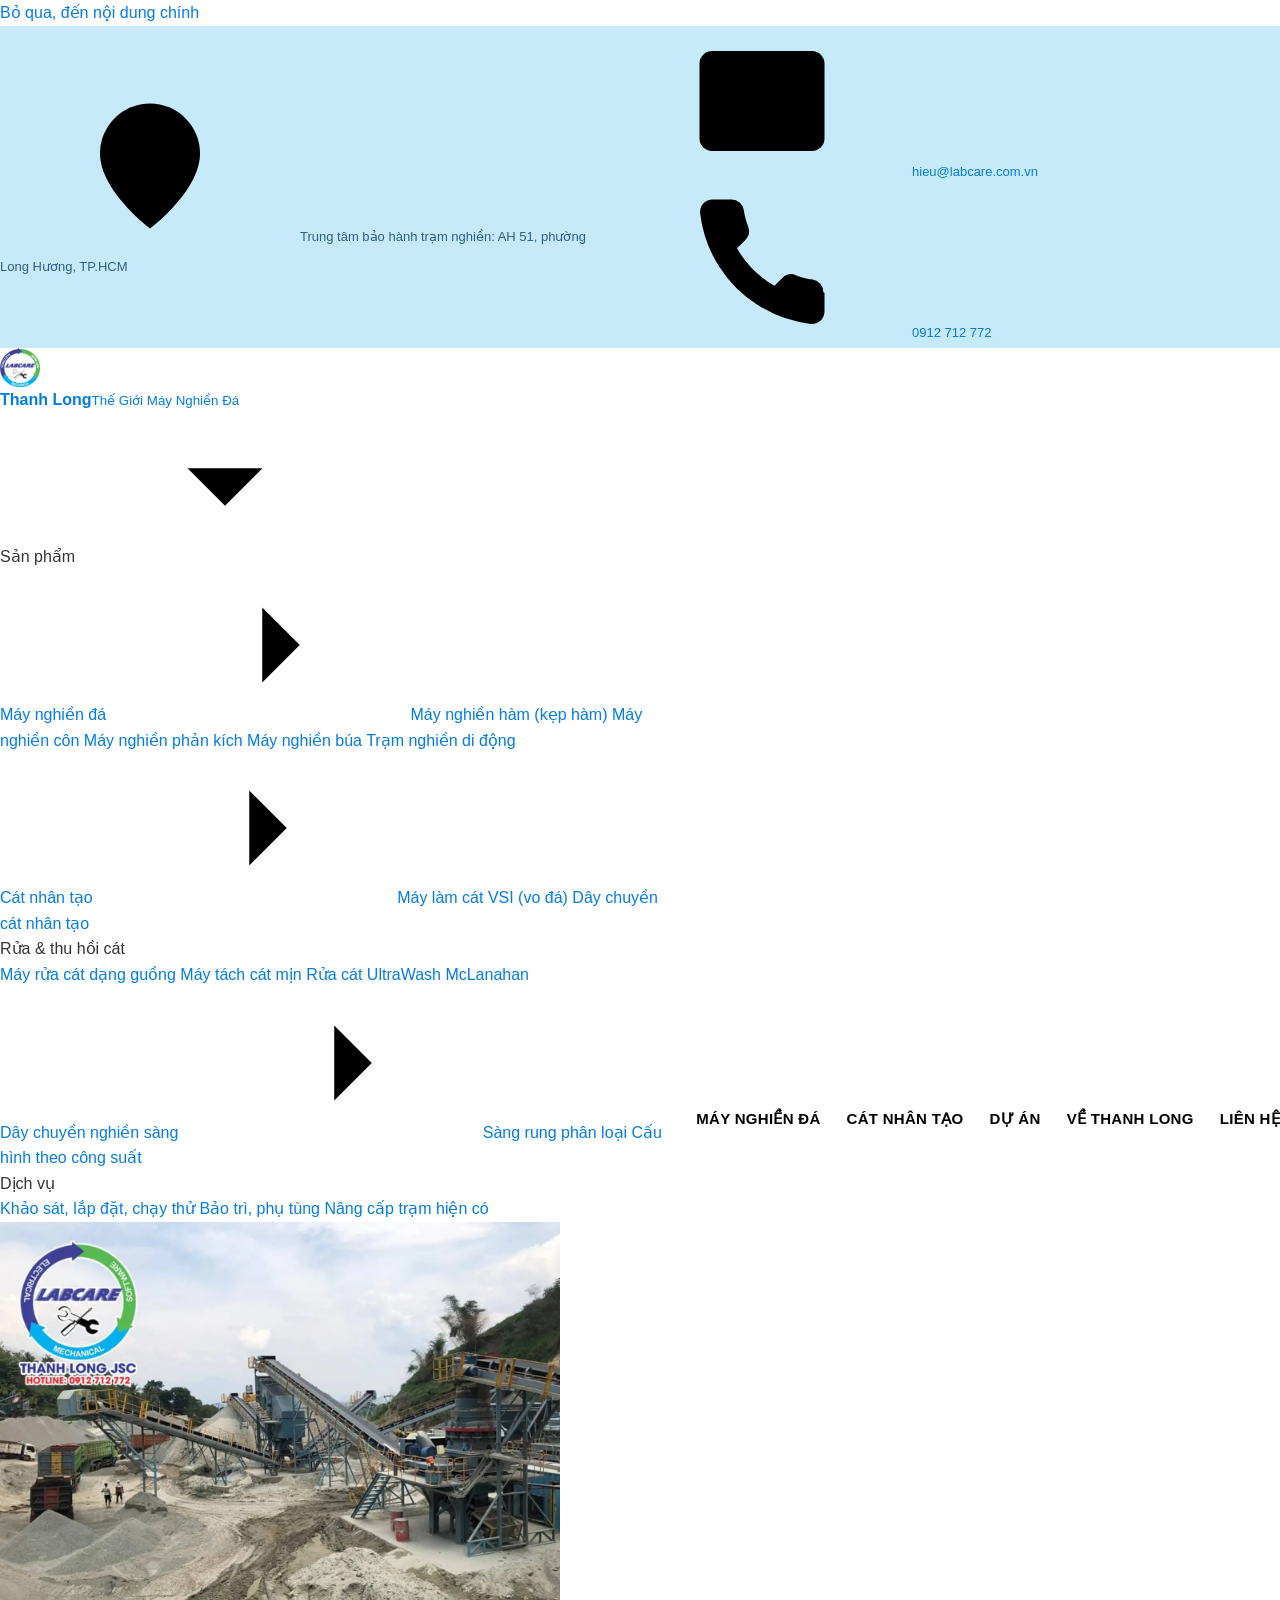
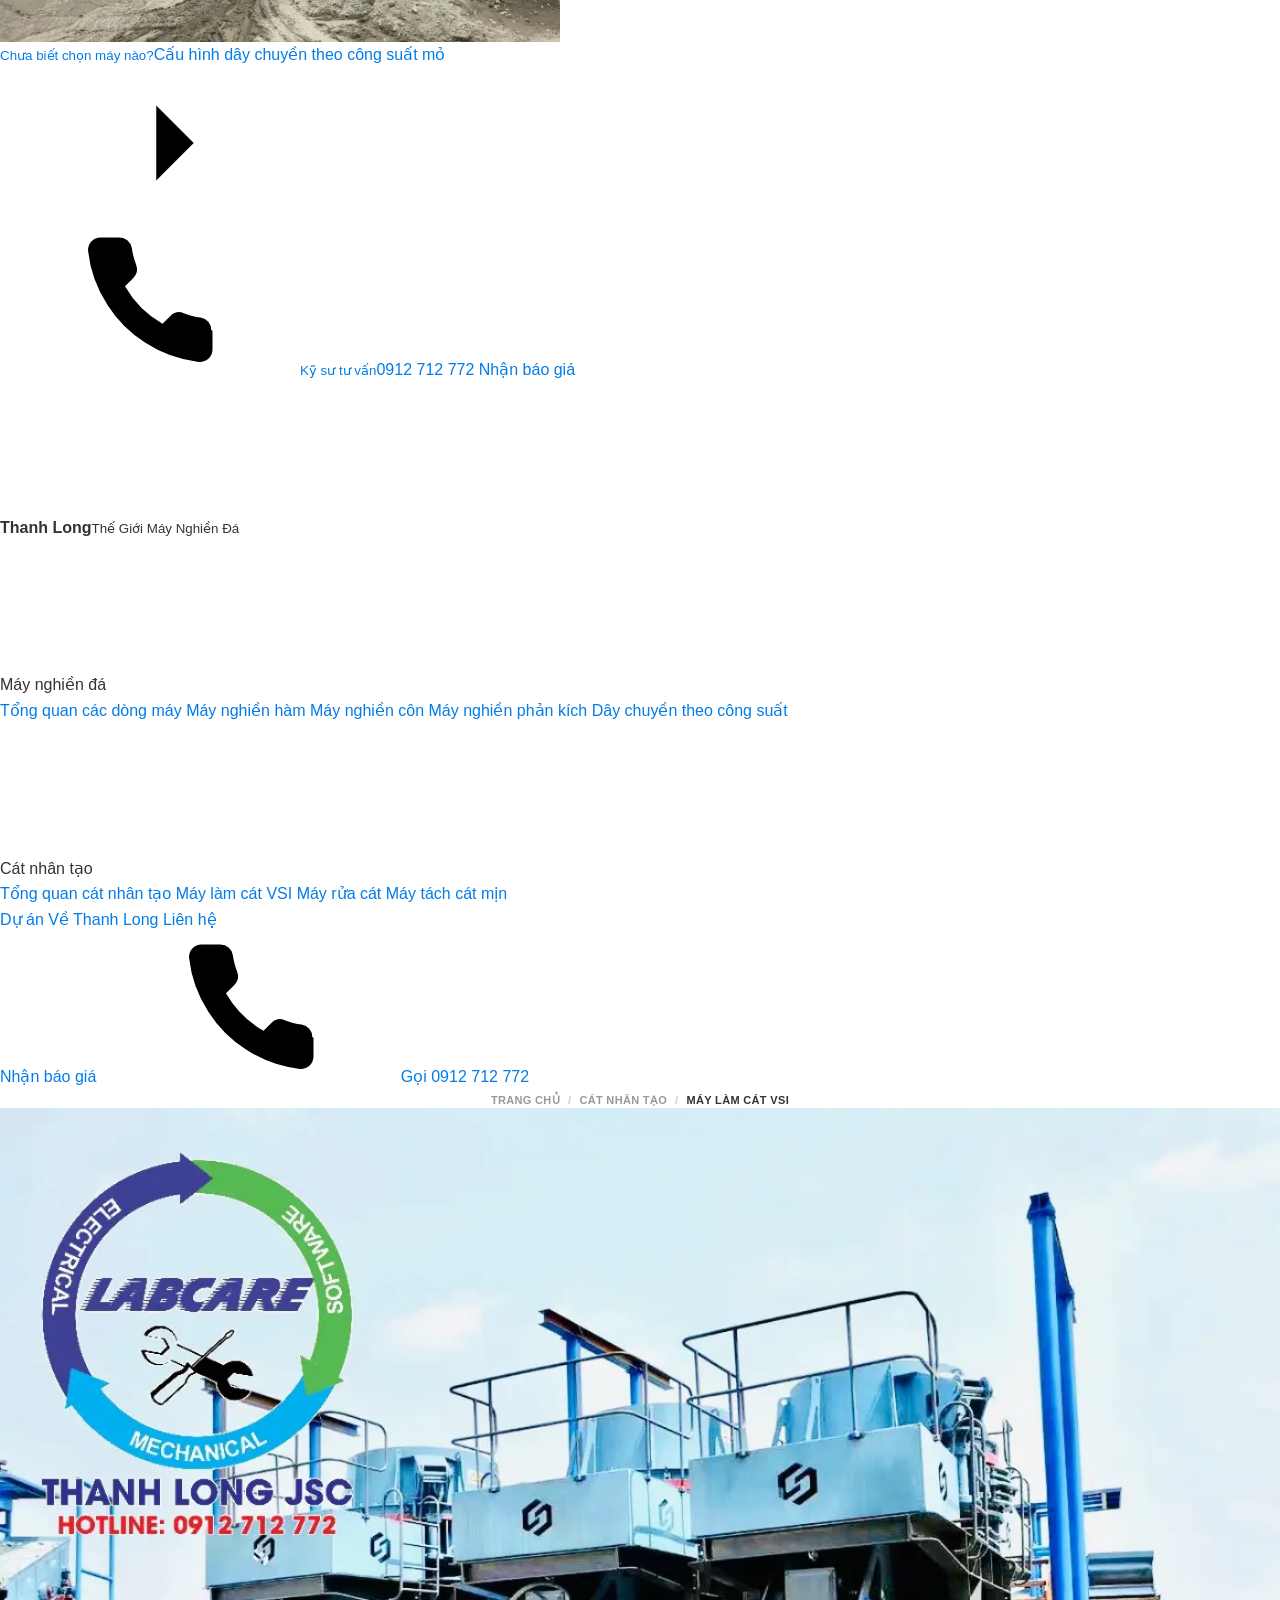
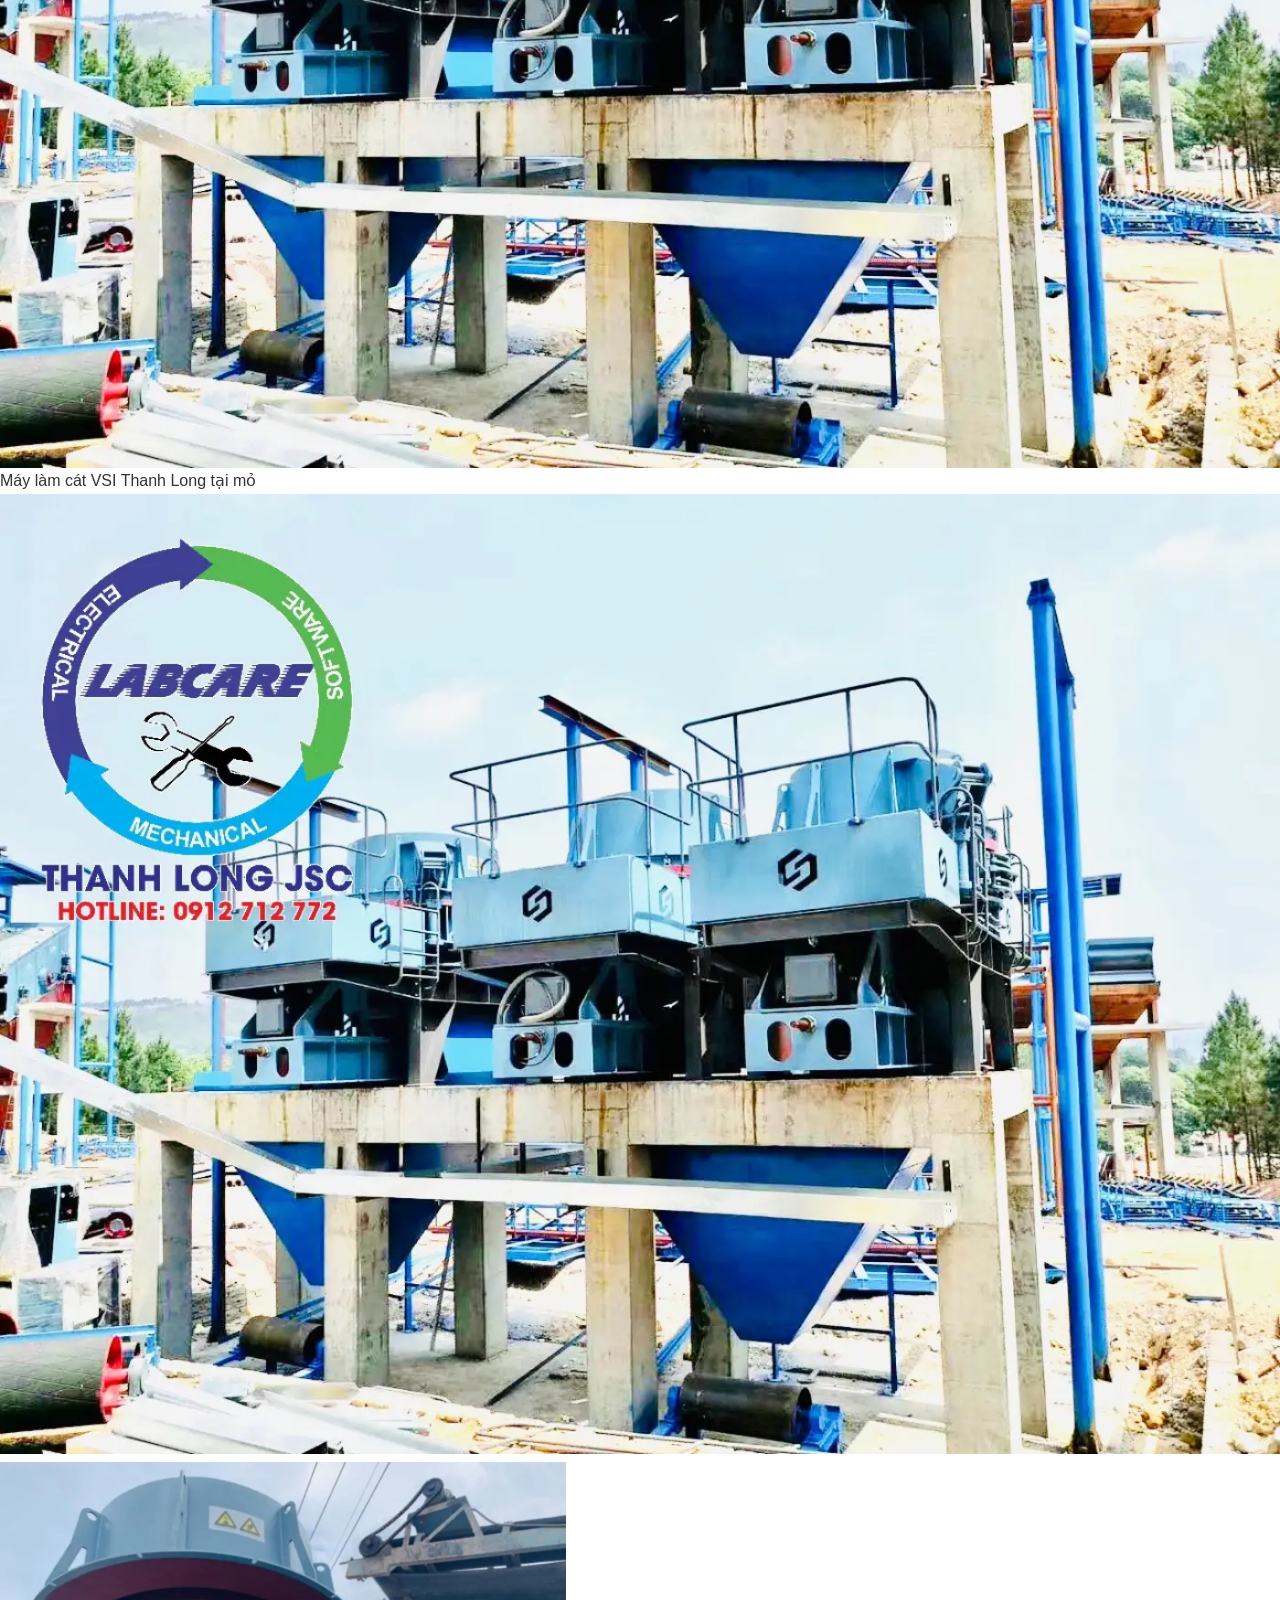
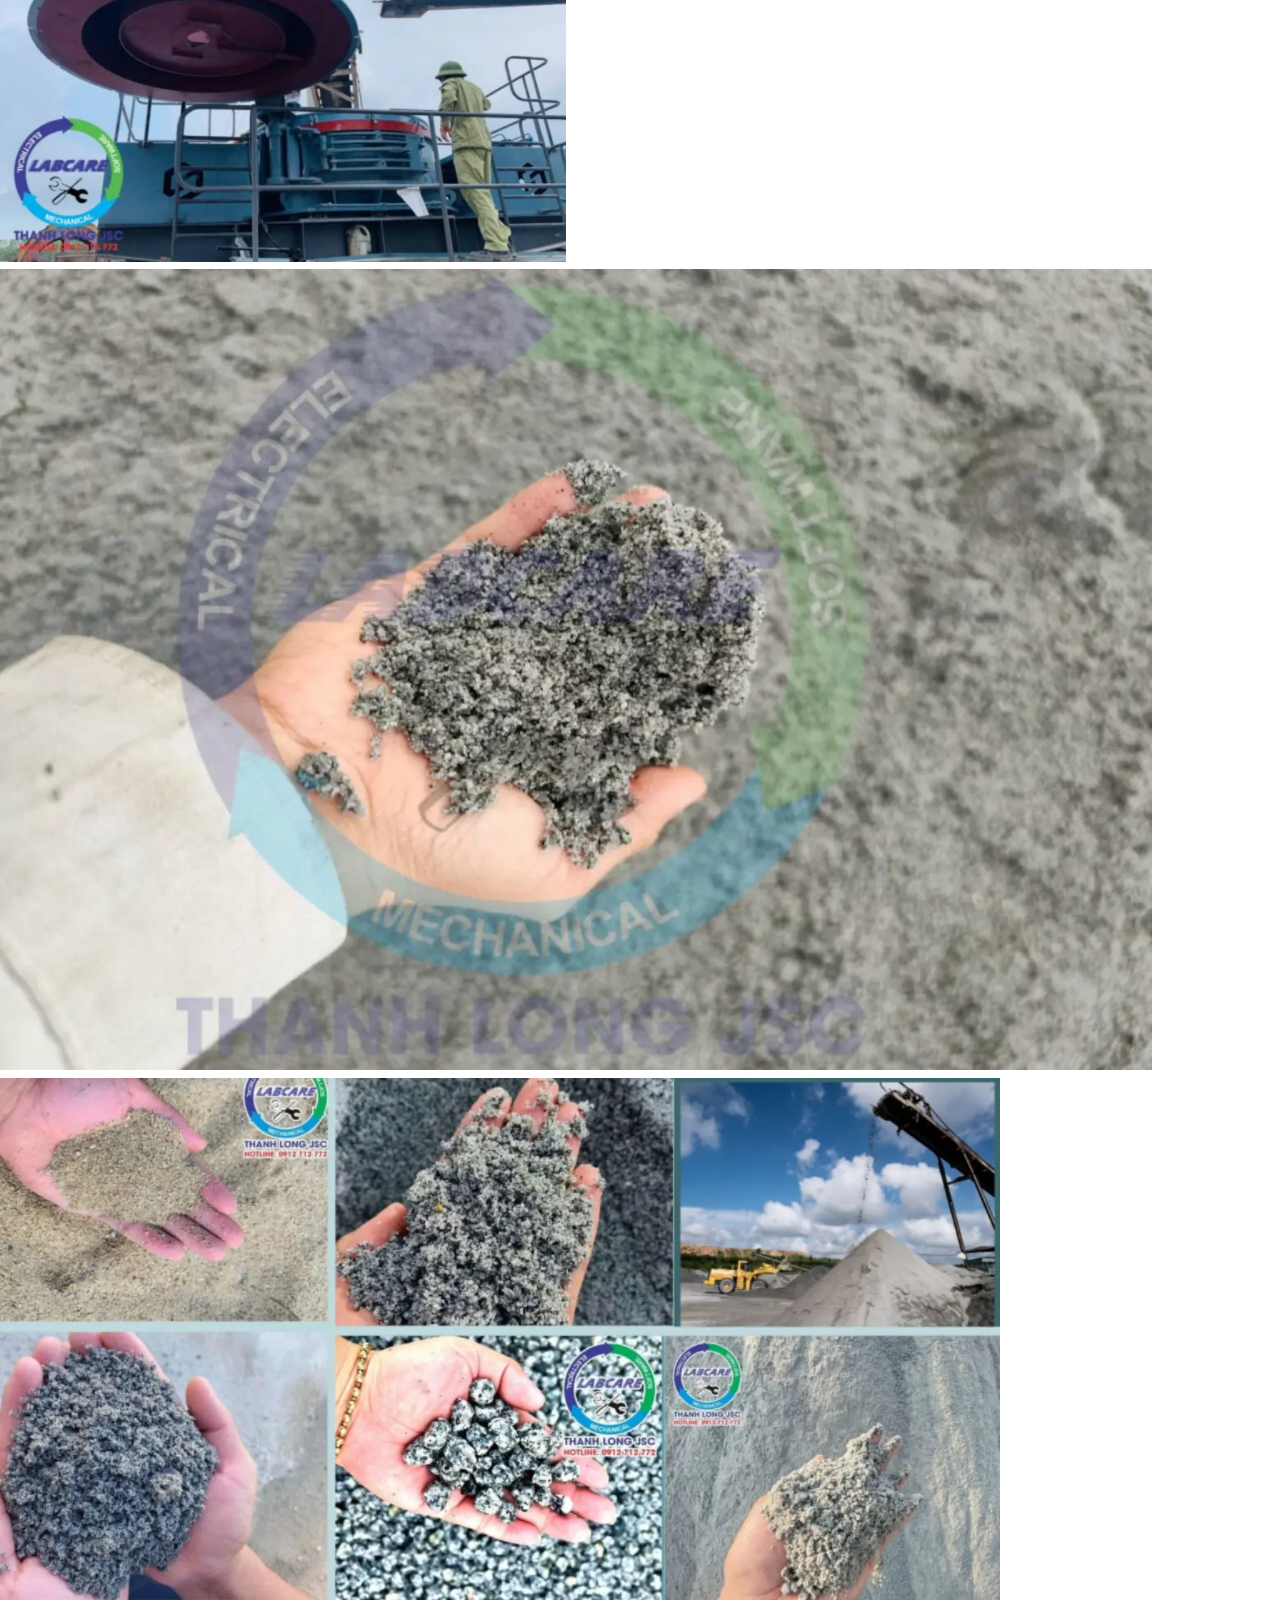
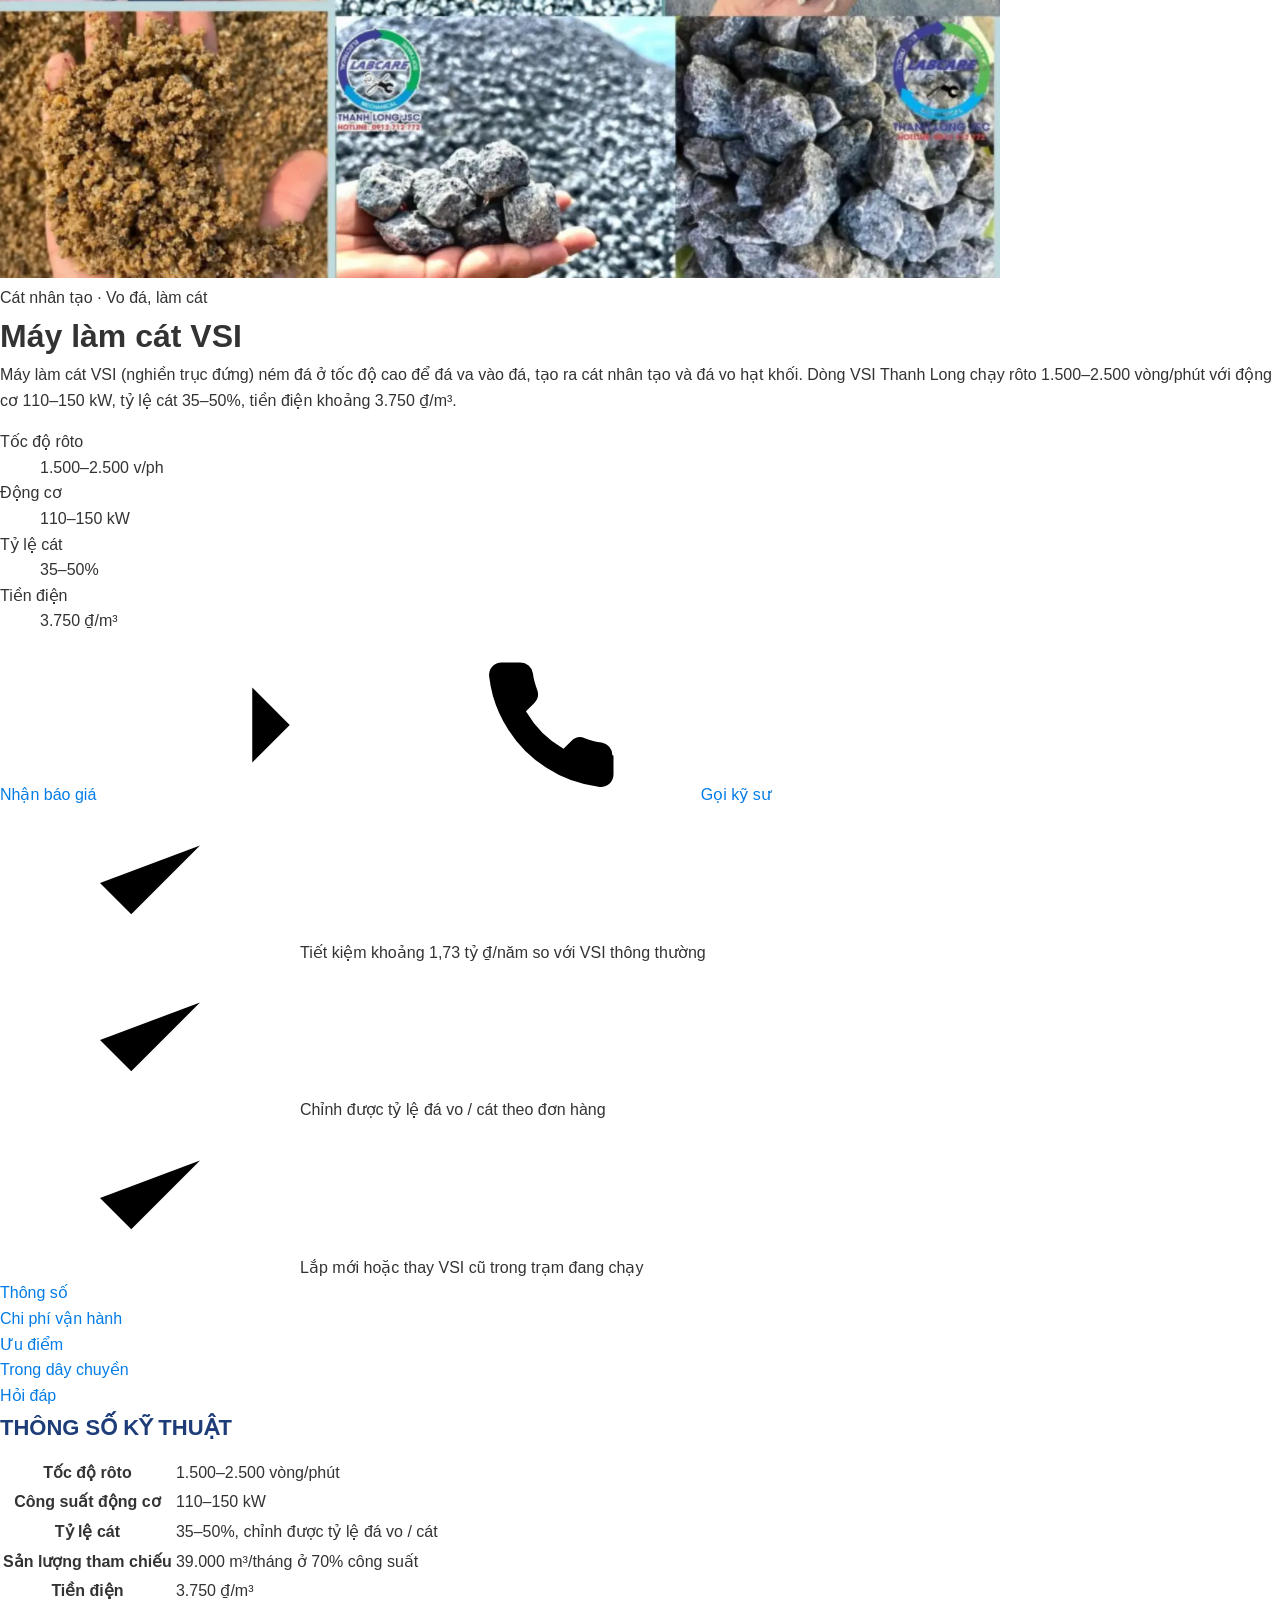
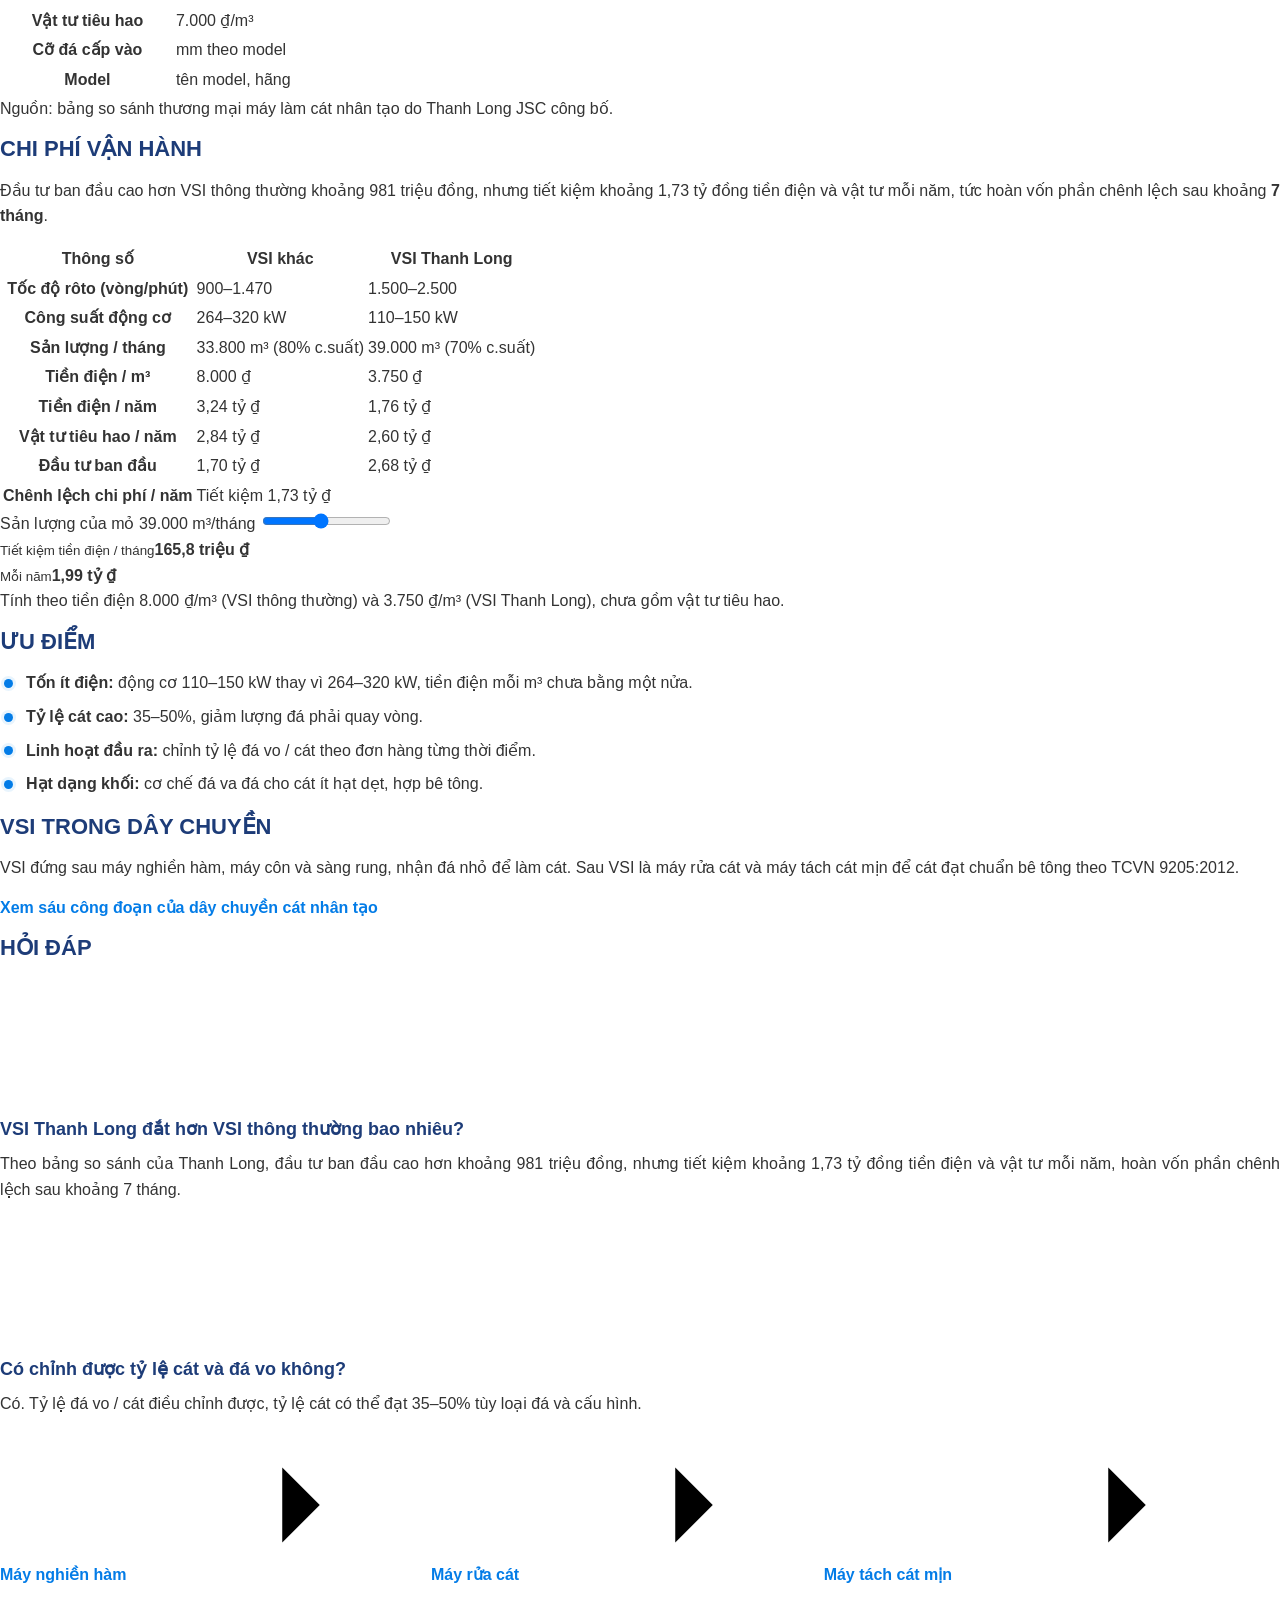
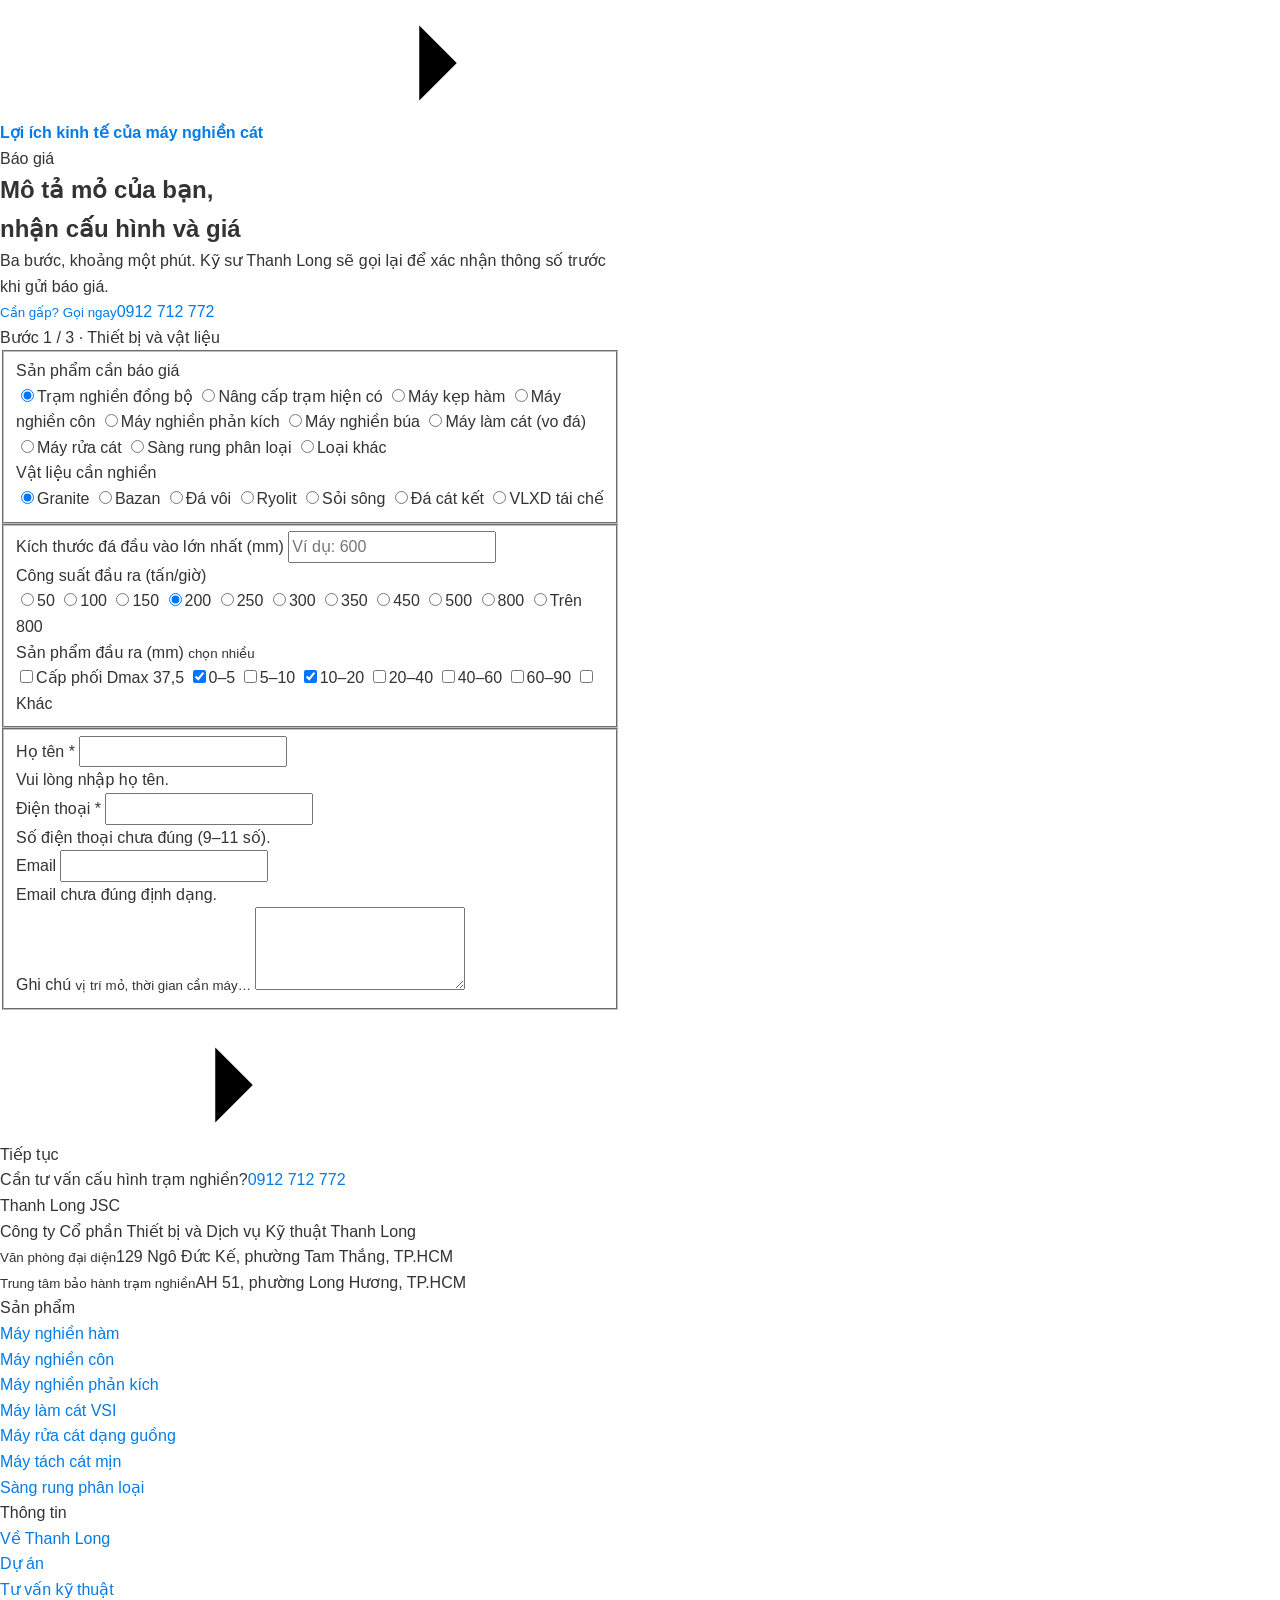
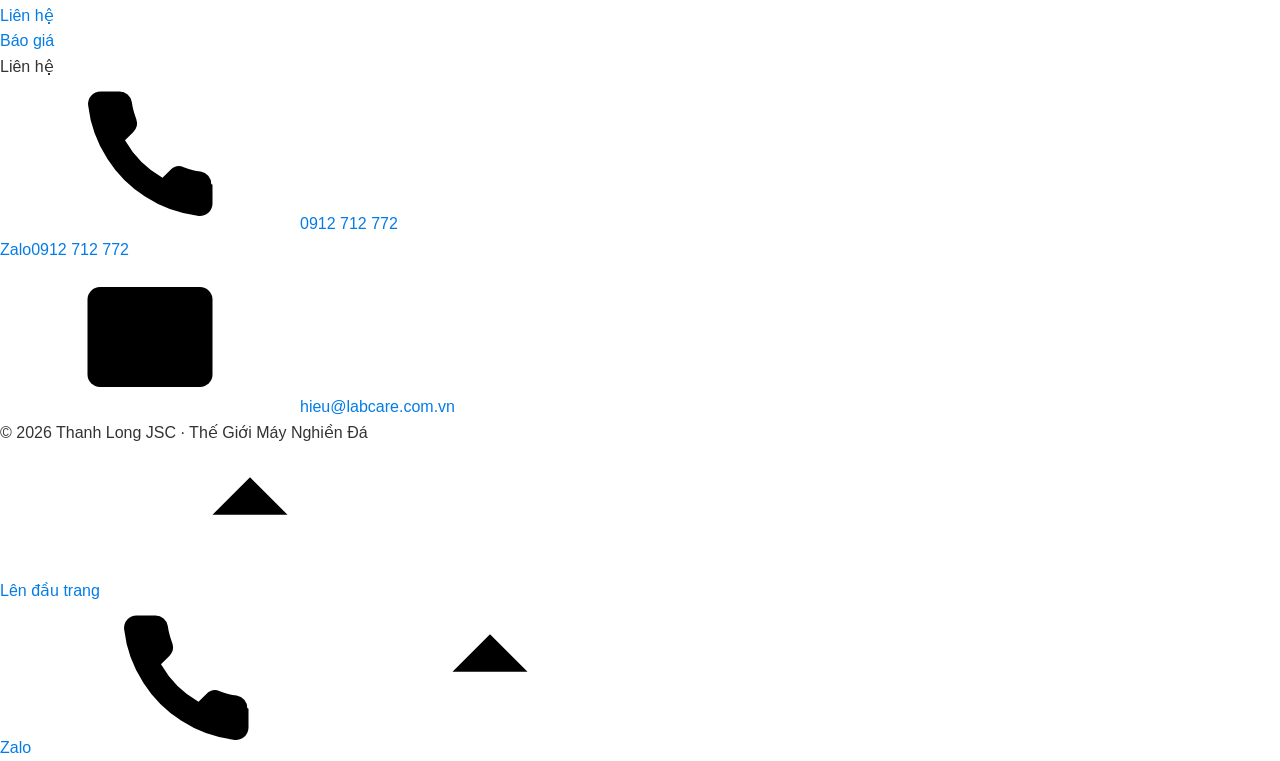
<file: cat-nhan-tao/may-lam-cat-vsi/index.html>
<!doctype html>
<html lang="vi">
<head>
  <meta charset="utf-8">
  <meta name="viewport" content="width=device-width, initial-scale=1">
  <title>Máy làm cát VSI 110–150 kW, tỷ lệ cát 35–50% | Thanh Long JSC</title>
  <meta name="description" content="Máy làm cát nhân tạo VSI Thanh Long: rôto 1.500–2.500 vòng/phút, động cơ 110–150 kW, tỷ lệ cát 35–50%, tiền điện 3.750 ₫/m³. So sánh chi phí, báo giá: 0912 712 772.">
  <link rel="canonical" href="https://thegioimaynghienda.com/cat-nhan-tao/may-lam-cat-vsi/">
  <meta property="og:locale" content="vi_VN">
  <meta property="og:type" content="product">
  <meta property="og:title" content="Máy làm cát VSI | Thanh Long JSC">
  <meta property="og:image" content="../../assets/img/vsi.webp">
  <meta name="theme-color" content="#15171a">
  <link rel="icon" href="../../assets/img/logo.webp" type="image/webp">
  <link rel="preconnect" href="https://fonts.googleapis.com">
  <link rel="preconnect" href="https://fonts.gstatic.com" crossorigin>
  <link href="https://fonts.googleapis.com/css2?family=Archivo:wdth,wght@62..125,500..800&family=Be+Vietnam+Pro:wght@400;500;600&family=JetBrains+Mono:wght@500&display=swap" rel="stylesheet">
  <link rel="stylesheet" href="../../assets/css/style.css">
  <script type="application/ld+json">
  {
    "@context": "https://schema.org",
    "@graph": [
      {
        "@type": "Product",
        "name": "Máy làm cát nhân tạo VSI Thanh Long",
        "description": "Máy nghiền trục đứng (VSI) sản xuất cát nhân tạo và đá vo, tỷ lệ cát 35–50%, động cơ 110–150 kW.",
        "category": "Máy làm cát nhân tạo",
        "image": ["https://thegioimaynghienda.com/assets/img/vsi.webp", "https://thegioimaynghienda.com/assets/img/cat-nhan-tao.webp"],
        "url": "https://thegioimaynghienda.com/cat-nhan-tao/may-lam-cat-vsi/",
        "manufacturer": {"@id": "https://thegioimaynghienda.com/#org"},
        "additionalProperty": [
          {"@type": "PropertyValue", "name": "Tốc độ rôto", "value": "1500–2500", "unitText": "vòng/phút"},
          {"@type": "PropertyValue", "name": "Công suất động cơ", "value": "110–150", "unitCode": "KWT"},
          {"@type": "PropertyValue", "name": "Tỷ lệ cát", "value": "35–50", "unitText": "%"},
          {"@type": "PropertyValue", "name": "Sản lượng", "value": "39000", "unitText": "m³/tháng ở 70% công suất"},
          {"@type": "PropertyValue", "name": "Tiền điện", "value": "3750", "unitText": "VND/m³"}
        ]
      },
      {
        "@type": "BreadcrumbList",
        "itemListElement": [
          {"@type": "ListItem", "position": 1, "name": "Trang chủ", "item": "https://thegioimaynghienda.com/"},
          {"@type": "ListItem", "position": 2, "name": "Cát nhân tạo", "item": "https://thegioimaynghienda.com/cat-nhan-tao/"},
          {"@type": "ListItem", "position": 3, "name": "Máy làm cát VSI"}
        ]
      },
      {
        "@type": "FAQPage",
        "mainEntity": [
          {"@type": "Question", "name": "VSI Thanh Long đắt hơn VSI thông thường bao nhiêu?", "acceptedAnswer": {"@type": "Answer", "text": "Theo bảng so sánh của Thanh Long, đầu tư ban đầu cao hơn khoảng 981 triệu đồng, nhưng tiết kiệm khoảng 1,73 tỷ đồng tiền điện và vật tư mỗi năm, hoàn vốn phần chênh lệch sau khoảng 7 tháng."}},
          {"@type": "Question", "name": "Có chỉnh được tỷ lệ cát và đá vo không?", "acceptedAnswer": {"@type": "Answer", "text": "Có. Tỷ lệ đá vo / cát điều chỉnh được, tỷ lệ cát có thể đạt 35–50% tùy loại đá và cấu hình."}}
        ]
      }
    ]
  }
  </script>
</head>
<body id="top" data-page="may-lam-cat-vsi">
  <!-- layout:header — edit here in index.html, then run: python3 tools/sync-layout.py -->
  <a class="skip" href="#main">Bỏ qua, đến nội dung chính</a>

  <svg width="0" height="0" class="sr-only" aria-hidden="true">
    <symbol id="i-phone" viewBox="0 0 24 24"><path d="M22 16.9v3a2 2 0 0 1-2.2 2 19.8 19.8 0 0 1-8.6-3.1 19.5 19.5 0 0 1-6-6A19.8 19.8 0 0 1 2.1 4.2 2 2 0 0 1 4.1 2h3a2 2 0 0 1 2 1.7c.1.9.4 1.8.7 2.7a2 2 0 0 1-.5 2.1L8 9.8a16 16 0 0 0 6 6l1.3-1.3a2 2 0 0 1 2.1-.4c.9.3 1.8.6 2.7.7a2 2 0 0 1 1.7 2z"/></symbol>
    <symbol id="i-arrow" viewBox="0 0 24 24"><path d="M5 12h14M13 6l6 6-6 6"/></symbol>
    <symbol id="i-chev" viewBox="0 0 24 24"><path d="m6 9 6 6 6-6"/></symbol>
    <symbol id="i-menu" viewBox="0 0 24 24"><path d="M4 7h16M4 12h16M4 17h10"/></symbol>
    <symbol id="i-x" viewBox="0 0 24 24"><path d="M18 6 6 18M6 6l12 12"/></symbol>
    <symbol id="i-check" viewBox="0 0 24 24"><path d="M20 6 9 17l-5-5"/></symbol>
    <symbol id="i-pin" viewBox="0 0 24 24"><path d="M20 10c0 6-8 12-8 12s-8-6-8-12a8 8 0 0 1 16 0z"/><circle cx="12" cy="10" r="3"/></symbol>
    <symbol id="i-mail" viewBox="0 0 24 24"><rect x="2" y="4" width="20" height="16" rx="2"/><path d="m22 7-10 6L2 7"/></symbol>
    <symbol id="i-plus" viewBox="0 0 24 24"><path d="M12 5v14M5 12h14"/></symbol>
    <symbol id="i-up" viewBox="0 0 24 24"><path d="M12 19V5M6 11l6-6 6 6"/></symbol>
    <symbol id="i-quote" viewBox="0 0 24 24"><path d="M3 21c3 0 7-1 7-8V5H3v8h4c0 4-2 5-4 5zM14 21c3 0 7-1 7-8V5h-7v8h4c0 4-2 5-4 5z"/></symbol>
    <symbol id="i-clock" viewBox="0 0 24 24"><circle cx="12" cy="12" r="10"/><path d="M12 6v6l4 2"/></symbol>
    <symbol id="i-doc" viewBox="0 0 24 24"><path d="M14 2H6a2 2 0 0 0-2 2v16a2 2 0 0 0 2 2h12a2 2 0 0 0 2-2V8z"/><path d="M14 2v6h6M8 13h8M8 17h5"/></symbol>
  </svg>

  <div class="topbar">
    <div class="wrap topbar__in">
      <p class="topbar__note"><svg class="ic"><use href="#i-pin"/></svg>Trung tâm bảo hành trạm nghiền: AH 51, phường Long Hương, TP.HCM</p>
      <div class="topbar__links">
        <a href="mailto:hieu@labcare.com.vn"><svg class="ic"><use href="#i-mail"/></svg>hieu@labcare.com.vn</a>
        <a href="tel:0912712772" class="topbar__hot"><svg class="ic"><use href="#i-phone"/></svg>0912 712 772</a>
      </div>
    </div>
  </div>

  <header class="hdr" id="hdr">
    <div class="wrap hdr__in">
      <a class="brand" href="../../" aria-label="Thanh Long JSC, trang chủ">
        <img src="../../assets/img/logo.webp" alt="" width="40" height="39">
        <span class="brand__txt"><b>Thanh Long</b><small>Thế Giới Máy Nghiền Đá</small></span>
      </a>

      <nav class="nav" aria-label="Điều hướng chính">
        <ul class="nav__list">
          <li class="nav__item has-mega">
            <button class="nav__link" data-nav="san-pham" aria-expanded="false" aria-controls="mega">Sản phẩm<svg class="ic"><use href="#i-chev"/></svg></button>
            <div class="mega" id="mega">
              <div class="wrap mega__in">
                <div class="mega__col">
                  <a class="mega__h" href="../../may-nghien-da/">Máy nghiền đá<svg class="ic"><use href="#i-arrow"/></svg></a>
                  <a href="../../may-nghien-da/may-nghien-ham/">Máy nghiền hàm (kẹp hàm)</a>
                  <a href="../../may-nghien-da/#may-nghien-con">Máy nghiền côn</a>
                  <a href="../../may-nghien-da/#may-nghien-phan-kich">Máy nghiền phản kích</a>
                  <a href="../../may-nghien-da/#may-nghien-bua">Máy nghiền búa</a>
                  <a href="../../may-nghien-da/#tram-di-dong">Trạm nghiền di động</a>
                </div>
                <div class="mega__col">
                  <a class="mega__h" href="../../cat-nhan-tao/">Cát nhân tạo<svg class="ic"><use href="#i-arrow"/></svg></a>
                  <a href="../../cat-nhan-tao/may-lam-cat-vsi/">Máy làm cát VSI (vo đá)</a>
                  <a href="../../cat-nhan-tao/#day-chuyen">Dây chuyền cát nhân tạo</a>
                  <p class="mega__h">Rửa &amp; thu hồi cát</p>
                  <a href="../../cat-nhan-tao/#rua-cat">Máy rửa cát dạng guồng</a>
                  <a href="../../cat-nhan-tao/#tach-cat-min">Máy tách cát mịn</a>
                  <a href="../../cat-nhan-tao/#rua-cat">Rửa cát UltraWash McLanahan</a>
                </div>
                <div class="mega__col">
                  <a class="mega__h" href="../../may-nghien-da/#cau-hinh">Dây chuyền nghiền sàng<svg class="ic"><use href="#i-arrow"/></svg></a>
                  <a href="../../may-nghien-da/#sang-rung">Sàng rung phân loại</a>
                  <a href="../../may-nghien-da/#cau-hinh">Cấu hình theo công suất</a>
                  <p class="mega__h">Dịch vụ</p>
                  <a href="../../gioi-thieu/#quy-trinh">Khảo sát, lắp đặt, chạy thử</a>
                  <a href="../../gioi-thieu/#quy-trinh">Bảo trì, phụ tùng</a>
                  <a href="#bao-gia">Nâng cấp trạm hiện có</a>
                </div>
                <a class="mega__feat" href="../../may-nghien-da/#cau-hinh">
                  <img src="../../assets/img/tram-thanh-long.webp" alt="Trạm nghiền đá Thanh Long đang vận hành" loading="lazy" width="560" height="420">
                  <span><small>Chưa biết chọn máy nào?</small>Cấu hình dây chuyền theo công suất mỏ<svg class="ic"><use href="#i-arrow"/></svg></span>
                </a>
              </div>
            </div>
          </li>
          <li class="nav__item"><a class="nav__link" data-nav="may-nghien-da" href="../../may-nghien-da/">Máy nghiền đá</a></li>
          <li class="nav__item"><a class="nav__link" data-nav="cat-nhan-tao" href="../../cat-nhan-tao/">Cát nhân tạo</a></li>
          <li class="nav__item"><a class="nav__link" href="../../#du-an">Dự án</a></li>
          <li class="nav__item"><a class="nav__link" data-nav="gioi-thieu" href="../../gioi-thieu/">Về Thanh Long</a></li>
          <li class="nav__item"><a class="nav__link" data-nav="lien-he" href="../../lien-he/">Liên hệ</a></li>
        </ul>
      </nav>

      <div class="hdr__cta">
        <a class="hdr__phone" href="tel:0912712772"><svg class="ic"><use href="#i-phone"/></svg><span><small>Kỹ sư tư vấn</small>0912 712 772</span></a>
        <a class="btn btn--accent btn--sm" href="#bao-gia">Nhận báo giá</a>
        <button class="burger" id="burger" aria-label="Mở menu" aria-expanded="false" aria-controls="drawer"><svg class="ic"><use href="#i-menu"/></svg></button>
      </div>
    </div>
  </header>

  <div class="drawer" id="drawer" aria-hidden="true">
    <div class="drawer__scrim" data-close></div>
    <div class="drawer__panel" role="dialog" aria-modal="true" aria-label="Menu">
      <div class="drawer__top">
        <span class="brand__txt"><b>Thanh Long</b><small>Thế Giới Máy Nghiền Đá</small></span>
        <button class="drawer__close" data-close aria-label="Đóng menu"><svg class="ic"><use href="#i-x"/></svg></button>
      </div>
      <nav class="drawer__nav" aria-label="Menu di động">
        <div class="acc">
          <button class="acc__btn" aria-expanded="false">Máy nghiền đá<svg class="ic"><use href="#i-plus"/></svg></button>
          <div class="acc__body"><div>
            <a href="../../may-nghien-da/">Tổng quan các dòng máy</a>
            <a href="../../may-nghien-da/may-nghien-ham/">Máy nghiền hàm</a>
            <a href="../../may-nghien-da/#may-nghien-con">Máy nghiền côn</a>
            <a href="../../may-nghien-da/#may-nghien-phan-kich">Máy nghiền phản kích</a>
            <a href="../../may-nghien-da/#cau-hinh">Dây chuyền theo công suất</a>
          </div></div>
        </div>
        <div class="acc">
          <button class="acc__btn" aria-expanded="false">Cát nhân tạo<svg class="ic"><use href="#i-plus"/></svg></button>
          <div class="acc__body"><div>
            <a href="../../cat-nhan-tao/">Tổng quan cát nhân tạo</a>
            <a href="../../cat-nhan-tao/may-lam-cat-vsi/">Máy làm cát VSI</a>
            <a href="../../cat-nhan-tao/#rua-cat">Máy rửa cát</a>
            <a href="../../cat-nhan-tao/#tach-cat-min">Máy tách cát mịn</a>
          </div></div>
        </div>
        <a href="../../#du-an">Dự án</a>
        <a href="../../gioi-thieu/">Về Thanh Long</a>
        <a href="../../lien-he/">Liên hệ</a>
      </nav>
      <div class="drawer__foot">
        <a class="btn btn--accent btn--block" href="#bao-gia">Nhận báo giá</a>
        <a class="btn btn--line btn--block" href="tel:0912712772"><svg class="ic"><use href="#i-phone"/></svg>Gọi 0912 712 772</a>
      </div>
    </div>
  </div>
  <!-- /layout:header -->

  <main id="main" data-product="Máy nghiền cát nhân tạo (vo đá)">
    <div class="wrap">
      <ol class="crumbs crumbs--light" aria-label="Breadcrumb">
        <li><a href="../../">Trang chủ</a></li>
        <li><a href="../">Cát nhân tạo</a></li>
        <li><span aria-current="page">Máy làm cát VSI</span></li>
      </ol>

      <div class="prod">
        <div class="gal">
          <figure class="gal__main">
            <img src="../../assets/img/vsi.webp" alt="Máy làm cát VSI Thanh Long tại mỏ" width="1280" height="960" fetchpriority="high">
            <figcaption>Máy làm cát VSI Thanh Long tại mỏ</figcaption>
          </figure>
          <div class="gal__thumbs" aria-label="Ảnh khác">
            <button aria-pressed="true" aria-label="Ảnh 1"><img src="../../assets/img/vsi.webp" alt="Máy làm cát VSI Thanh Long tại mỏ" width="1280" height="960"></button>
            <button aria-pressed="false" aria-label="Ảnh 2"><img src="../../assets/img/du-an-soi.webp" alt="VSI trong dây chuyền cát từ sỏi sông" loading="lazy" width="566" height="400"></button>
            <button aria-pressed="false" aria-label="Ảnh 3"><img src="../../assets/img/cat-nhan-tao.webp" alt="Cát nhân tạo ra từ máy VSI" loading="lazy" width="1152" height="800"></button>
            <button aria-pressed="false" aria-label="Ảnh 4"><img src="../../assets/img/vat-lieu.webp" alt="Các loại cát và đá vo sau nghiền" loading="lazy" width="1000" height="800"></button>
          </div>
        </div>

        <div class="buy">
          <p class="buy__tag">Cát nhân tạo · Vo đá, làm cát</p>
          <h1>Máy làm cát VSI</h1>
          <p class="buy__lead">Máy làm cát VSI (nghiền trục đứng) ném đá ở tốc độ cao để đá va vào đá, tạo ra cát nhân tạo và đá vo hạt khối. Dòng VSI Thanh Long chạy rôto 1.500–2.500 vòng/phút với động cơ 110–150 kW, tỷ lệ cát 35–50%, tiền điện khoảng 3.750 ₫/m³.</p>
          <dl class="buy__specs">
            <div><dt>Tốc độ rôto</dt><dd>1.500–2.500 v/ph</dd></div>
            <div><dt>Động cơ</dt><dd>110–150 kW</dd></div>
            <div><dt>Tỷ lệ cát</dt><dd>35–50%</dd></div>
            <div><dt>Tiền điện</dt><dd>3.750 ₫/m³</dd></div>
          </dl>
          <div class="buy__btns">
            <a class="btn btn--accent" href="#bao-gia">Nhận báo giá<svg class="ic"><use href="#i-arrow"/></svg></a>
            <a class="btn btn--line" href="tel:0912712772"><svg class="ic"><use href="#i-phone"/></svg>Gọi kỹ sư</a>
          </div>
          <ul class="buy__trust">
            <li><svg class="ic"><use href="#i-check"/></svg>Tiết kiệm khoảng 1,73 tỷ ₫/năm so với VSI thông thường</li>
            <li><svg class="ic"><use href="#i-check"/></svg>Chỉnh được tỷ lệ đá vo / cát theo đơn hàng</li>
            <li><svg class="ic"><use href="#i-check"/></svg>Lắp mới hoặc thay VSI cũ trong trạm đang chạy</li>
          </ul>
        </div>
      </div>
    </div>

    <div class="ptabs">
      <div class="wrap">
        <nav class="toc" aria-label="Nội dung trang">
          <ol>
            <li><a href="#thong-so">Thông số</a></li>
            <li><a href="#tiet-kiem">Chi phí vận hành</a></li>
            <li><a href="#uu-diem">Ưu điểm</a></li>
            <li><a href="#trong-day-chuyen">Trong dây chuyền</a></li>
            <li><a href="#hoi-dap">Hỏi đáp</a></li>
          </ol>
        </nav>
      </div>
    </div>

    <div class="wrap">
      <article class="prose pbody">
        <section id="thong-so">
          <h2>Thông số kỹ thuật</h2>
          <div class="tbl-wrap">
            <table class="tbl facts-tbl">
              <tbody>
                <tr><th scope="row">Tốc độ rôto</th><td>1.500–2.500 vòng/phút</td></tr>
                <tr><th scope="row">Công suất động cơ</th><td>110–150 kW</td></tr>
                <tr><th scope="row">Tỷ lệ cát</th><td>35–50%, chỉnh được tỷ lệ đá vo / cát</td></tr>
                <tr><th scope="row">Sản lượng tham chiếu</th><td>39.000 m³/tháng ở 70% công suất</td></tr>
                <tr><th scope="row">Tiền điện</th><td>3.750 ₫/m³</td></tr>
                <tr><th scope="row">Vật tư tiêu hao</th><td>7.000 ₫/m³</td></tr>
                <tr><th scope="row">Cỡ đá cấp vào</th><td><span class="todo">mm theo model</span></td></tr>
                <tr><th scope="row">Model</th><td><span class="todo">tên model, hãng</span></td></tr>
              </tbody>
            </table>
          </div>
          <p class="cite">Nguồn: bảng so sánh thương mại máy làm cát nhân tạo do Thanh Long JSC công bố.</p>
        </section>

        <section id="tiet-kiem">
          <h2>Chi phí vận hành</h2>
          <p>Đầu tư ban đầu cao hơn VSI thông thường khoảng 981 triệu đồng, nhưng tiết kiệm khoảng 1,73 tỷ đồng tiền điện và vật tư mỗi năm, tức hoàn vốn phần chênh lệch sau khoảng <b>7 tháng</b>.</p>
          <div class="tbl-wrap">
            <table class="tbl">
              <thead><tr><th scope="col">Thông số</th><th scope="col">VSI khác</th><th scope="col" class="hl">VSI Thanh Long</th></tr></thead>
              <tbody>
                <tr><th scope="row">Tốc độ rôto (vòng/phút)</th><td>900–1.470</td><td class="hl">1.500–2.500</td></tr>
                <tr><th scope="row">Công suất động cơ</th><td>264–320 kW</td><td class="hl">110–150 kW</td></tr>
                <tr><th scope="row">Sản lượng / tháng</th><td>33.800 m³ (80% c.suất)</td><td class="hl">39.000 m³ (70% c.suất)</td></tr>
                <tr><th scope="row">Tiền điện / m³</th><td>8.000 ₫</td><td class="hl">3.750 ₫</td></tr>
                <tr><th scope="row">Tiền điện / năm</th><td>3,24 tỷ ₫</td><td class="hl">1,76 tỷ ₫</td></tr>
                <tr><th scope="row">Vật tư tiêu hao / năm</th><td>2,84 tỷ ₫</td><td class="hl">2,60 tỷ ₫</td></tr>
                <tr><th scope="row">Đầu tư ban đầu</th><td>1,70 tỷ ₫</td><td class="hl">2,68 tỷ ₫</td></tr>
              </tbody>
              <tfoot><tr><th scope="row">Chênh lệch chi phí / năm</th><td colspan="2" class="hl">Tiết kiệm 1,73 tỷ ₫</td></tr></tfoot>
            </table>
          </div>

          <div class="calc">
            <label for="vol" class="calc__l">Sản lượng của mỏ <output id="volOut">39.000</output> m³/tháng</label>
            <input type="range" id="vol" min="5000" max="80000" step="1000" value="39000">
            <div class="calc__r">
              <div><small>Tiết kiệm tiền điện / tháng</small><b id="saveM">165,8 triệu ₫</b></div>
              <div><small>Mỗi năm</small><b id="saveY">1,99 tỷ ₫</b></div>
            </div>
            <p class="calc__note">Tính theo tiền điện 8.000 ₫/m³ (VSI thông thường) và 3.750 ₫/m³ (VSI Thanh Long), chưa gồm vật tư tiêu hao.</p>
          </div>
        </section>

        <section id="uu-diem">
          <h2>Ưu điểm</h2>
          <ul class="dots">
            <li><b>Tốn ít điện:</b> động cơ 110–150 kW thay vì 264–320 kW, tiền điện mỗi m³ chưa bằng một nửa.</li>
            <li><b>Tỷ lệ cát cao:</b> 35–50%, giảm lượng đá phải quay vòng.</li>
            <li><b>Linh hoạt đầu ra:</b> chỉnh tỷ lệ đá vo / cát theo đơn hàng từng thời điểm.</li>
            <li><b>Hạt dạng khối:</b> cơ chế đá va đá cho cát ít hạt dẹt, hợp bê tông.</li>
          </ul>
        </section>

        <section id="trong-day-chuyen">
          <h2>VSI trong dây chuyền</h2>
          <p>VSI đứng sau máy nghiền hàm, máy côn và sàng rung, nhận đá nhỏ để làm cát. Sau VSI là máy rửa cát và máy tách cát mịn để cát đạt chuẩn bê tông theo TCVN 9205:2012.</p>
          <p><a href="../#day-chuyen">Xem sáu công đoạn của dây chuyền cát nhân tạo</a></p>
        </section>

        <section id="hoi-dap">
          <h2>Hỏi đáp</h2>
          <div class="faq__list">
            <div class="qa">
              <h3><button aria-expanded="false" aria-controls="va1" id="vq1">VSI Thanh Long đắt hơn VSI thông thường bao nhiêu?<svg class="ic"><use href="#i-plus"/></svg></button></h3>
              <div class="qa__a" id="va1" role="region" aria-labelledby="vq1"><div><p>Theo bảng so sánh của Thanh Long, đầu tư ban đầu cao hơn khoảng 981 triệu đồng, nhưng tiết kiệm khoảng 1,73 tỷ đồng tiền điện và vật tư mỗi năm, hoàn vốn phần chênh lệch sau khoảng 7 tháng.</p></div></div>
            </div>
            <div class="qa">
              <h3><button aria-expanded="false" aria-controls="va2" id="vq2">Có chỉnh được tỷ lệ cát và đá vo không?<svg class="ic"><use href="#i-plus"/></svg></button></h3>
              <div class="qa__a" id="va2" role="region" aria-labelledby="vq2"><div><p>Có. Tỷ lệ đá vo / cát điều chỉnh được, tỷ lệ cát có thể đạt 35–50% tùy loại đá và cấu hình.</p></div></div>
            </div>
          </div>
          <nav class="rel" aria-label="Máy liên quan">
            <a href="../../may-nghien-da/may-nghien-ham/">Máy nghiền hàm<svg class="ic"><use href="#i-arrow"/></svg></a>
            <a href="../#rua-cat">Máy rửa cát<svg class="ic"><use href="#i-arrow"/></svg></a>
            <a href="../#tach-cat-min">Máy tách cát mịn<svg class="ic"><use href="#i-arrow"/></svg></a>
            <a href="https://thegioimaynghienda.com/loi-ich-kinh-te-cua-may-nghien-cat-nhan-tao/">Lợi ích kinh tế của máy nghiền cát<svg class="ic"><use href="#i-arrow"/></svg></a>
          </nav>
        </section>
      </article>
    </div>

    <!-- layout:quote — edit here in index.html, then run: python3 tools/sync-layout.py -->
    <section class="sec quote" id="bao-gia">
      <div class="wrap quote__in">
        <div class="quote__l">
          <p class="eyebrow eyebrow--light">Báo giá</p>
          <h2 class="h2">Mô tả mỏ của bạn,<br>nhận cấu hình và giá</h2>
          <p>Ba bước, khoảng một phút. Kỹ sư Thanh Long sẽ gọi lại để xác nhận thông số trước khi gửi báo giá.</p>
          <a class="quote__phone" href="tel:0912712772"><small>Cần gấp? Gọi ngay</small>0912 712 772</a>
        </div>

        <form class="qf" id="qf" novalidate>
          <div class="qf__prog" aria-hidden="true"><span id="qfBar"></span></div>
          <p class="qf__step-l" id="qfStepL">Bước 1 / 3 · Thiết bị và vật liệu</p>

          <fieldset class="qf__step is-on" data-s="0">
            <legend class="sr-only">Thiết bị và vật liệu</legend>
            <p class="qf__q">Sản phẩm cần báo giá</p>
            <div class="pills" data-name="product">
              <label><input type="radio" name="product" value="Trạm nghiền đồng bộ" checked><span>Trạm nghiền đồng bộ</span></label>
              <label><input type="radio" name="product" value="Nâng cấp trạm hiện có"><span>Nâng cấp trạm hiện có</span></label>
              <label><input type="radio" name="product" value="Máy kẹp hàm"><span>Máy kẹp hàm</span></label>
              <label><input type="radio" name="product" value="Máy nghiền côn"><span>Máy nghiền côn</span></label>
              <label><input type="radio" name="product" value="Máy nghiền phản kích"><span>Máy nghiền phản kích</span></label>
              <label><input type="radio" name="product" value="Máy nghiền búa"><span>Máy nghiền búa</span></label>
              <label><input type="radio" name="product" value="Máy nghiền cát nhân tạo (vo đá)"><span>Máy làm cát (vo đá)</span></label>
              <label><input type="radio" name="product" value="Máy rửa cát"><span>Máy rửa cát</span></label>
              <label><input type="radio" name="product" value="Sàng rung phân loại"><span>Sàng rung phân loại</span></label>
              <label><input type="radio" name="product" value="Loại khác"><span>Loại khác</span></label>
            </div>
            <p class="qf__q">Vật liệu cần nghiền</p>
            <div class="pills" data-name="material">
              <label><input type="radio" name="material" value="Đá Granite" checked><span>Granite</span></label>
              <label><input type="radio" name="material" value="Đá Bazan"><span>Bazan</span></label>
              <label><input type="radio" name="material" value="Đá Vôi"><span>Đá vôi</span></label>
              <label><input type="radio" name="material" value="Đá Ryolit"><span>Ryolit</span></label>
              <label><input type="radio" name="material" value="Sỏi sông"><span>Sỏi sông</span></label>
              <label><input type="radio" name="material" value="Đá cát kết"><span>Đá cát kết</span></label>
              <label><input type="radio" name="material" value="Vật liệu xây dựng"><span>VLXD tái chế</span></label>
            </div>
          </fieldset>

          <fieldset class="qf__step" data-s="1">
            <legend class="sr-only">Công suất và sản phẩm đầu ra</legend>
            <div class="fld">
              <label for="feed">Kích thước đá đầu vào lớn nhất (mm)</label>
              <input id="feed" name="feed" type="number" inputmode="numeric" min="1" placeholder="Ví dụ: 600">
            </div>
            <p class="qf__q">Công suất đầu ra (tấn/giờ)</p>
            <div class="pills pills--sm" data-name="capacity">
              <label><input type="radio" name="capacity" value="50"><span>50</span></label>
              <label><input type="radio" name="capacity" value="100"><span>100</span></label>
              <label><input type="radio" name="capacity" value="150"><span>150</span></label>
              <label><input type="radio" name="capacity" value="200" checked><span>200</span></label>
              <label><input type="radio" name="capacity" value="250"><span>250</span></label>
              <label><input type="radio" name="capacity" value="300"><span>300</span></label>
              <label><input type="radio" name="capacity" value="350"><span>350</span></label>
              <label><input type="radio" name="capacity" value="450"><span>450</span></label>
              <label><input type="radio" name="capacity" value="500"><span>500</span></label>
              <label><input type="radio" name="capacity" value="800"><span>800</span></label>
              <label><input type="radio" name="capacity" value="Trên 800"><span>Trên 800</span></label>
            </div>
            <p class="qf__q">Sản phẩm đầu ra (mm) <small>chọn nhiều</small></p>
            <div class="pills pills--sm">
              <label><input type="checkbox" name="output" value="Cấp phối Dmax 37,5"><span>Cấp phối Dmax 37,5</span></label>
              <label><input type="checkbox" name="output" value="0-5" checked><span>0–5</span></label>
              <label><input type="checkbox" name="output" value="5-10"><span>5–10</span></label>
              <label><input type="checkbox" name="output" value="10-20" checked><span>10–20</span></label>
              <label><input type="checkbox" name="output" value="20-40"><span>20–40</span></label>
              <label><input type="checkbox" name="output" value="40-60"><span>40–60</span></label>
              <label><input type="checkbox" name="output" value="60-90"><span>60–90</span></label>
              <label><input type="checkbox" name="output" value="Khác"><span>Khác</span></label>
            </div>
          </fieldset>

          <fieldset class="qf__step" data-s="2">
            <legend class="sr-only">Thông tin liên hệ</legend>
            <div class="fld">
              <label for="name">Họ tên <span aria-hidden="true">*</span></label>
              <input id="name" name="name" autocomplete="name" required>
              <p class="fld__err" id="name-err">Vui lòng nhập họ tên.</p>
            </div>
            <div class="fld-row">
              <div class="fld">
                <label for="phone">Điện thoại <span aria-hidden="true">*</span></label>
                <input id="phone" name="phone" type="tel" inputmode="tel" autocomplete="tel" required pattern="[0-9 +.]{9,15}">
                <p class="fld__err" id="phone-err">Số điện thoại chưa đúng (9–11 số).</p>
              </div>
              <div class="fld">
                <label for="email">Email</label>
                <input id="email" name="email" type="email" autocomplete="email">
                <p class="fld__err" id="email-err">Email chưa đúng định dạng.</p>
              </div>
            </div>
            <div class="fld">
              <label for="note">Ghi chú <small>vị trí mỏ, thời gian cần máy…</small></label>
              <textarea id="note" name="note" rows="3"></textarea>
            </div>
          </fieldset>

          <div class="qf__done" id="qfDone" hidden tabindex="-1">
            <span class="qf__ok"><svg class="ic"><use href="#i-check"/></svg></span>
            <h3>Đã nhận yêu cầu</h3>
            <p>Kỹ sư Thanh Long sẽ gọi lại cho <b id="doneName"></b> để xác nhận thông số.</p>
            <dl class="qf__sum" id="doneSum"></dl>
          </div>

          <div class="qf__nav" id="qfNav">
            <button type="button" class="btn btn--line-l" id="qfBack" hidden>Quay lại</button>
            <button type="button" class="btn btn--accent" id="qfNext">Tiếp tục<svg class="ic"><use href="#i-arrow"/></svg></button>
          </div>
        </form>
      </div>
    </section>
    <!-- /layout:quote -->
  </main>

  <!-- layout:footer — edit here in index.html, then run: python3 tools/sync-layout.py -->
  <footer class="ftr">
    <div class="wrap">
      <div class="ftr__top">
        <p class="ftr__big">Cần tư vấn cấu hình trạm nghiền?<a href="tel:0912712772">0912 712 772</a></p>
      </div>
      <div class="ftr__grid">
        <div>
          <p class="ftr__h">Thanh Long JSC</p>
          <p>Công ty Cổ phần Thiết bị và Dịch vụ Kỹ thuật Thanh Long</p>
          <p class="ftr__addr"><small>Văn phòng đại diện</small>129 Ngô Đức Kế, phường Tam Thắng, TP.HCM</p>
          <p class="ftr__addr"><small>Trung tâm bảo hành trạm nghiền</small>AH 51, phường Long Hương, TP.HCM</p>
        </div>
        <div>
          <p class="ftr__h">Sản phẩm</p>
          <ul>
            <li><a href="../../may-nghien-da/may-nghien-ham/">Máy nghiền hàm</a></li>
            <li><a href="../../may-nghien-da/#may-nghien-con">Máy nghiền côn</a></li>
            <li><a href="../../may-nghien-da/#may-nghien-phan-kich">Máy nghiền phản kích</a></li>
            <li><a href="../../cat-nhan-tao/may-lam-cat-vsi/">Máy làm cát VSI</a></li>
            <li><a href="../../cat-nhan-tao/#rua-cat">Máy rửa cát dạng guồng</a></li>
            <li><a href="../../cat-nhan-tao/#tach-cat-min">Máy tách cát mịn</a></li>
            <li><a href="../../may-nghien-da/#sang-rung">Sàng rung phân loại</a></li>
          </ul>
        </div>
        <div>
          <p class="ftr__h">Thông tin</p>
          <ul>
            <li><a href="../../gioi-thieu/">Về Thanh Long</a></li>
            <li><a href="../../#du-an">Dự án</a></li>
            <li><a href="https://thegioimaynghienda.com/category/tu-van-ky-thuat/">Tư vấn kỹ thuật</a></li>
            <li><a href="../../lien-he/">Liên hệ</a></li>
            <li><a href="#bao-gia">Báo giá</a></li>
          </ul>
        </div>
        <div>
          <p class="ftr__h">Liên hệ</p>
          <ul class="ftr__contact">
            <li><a href="tel:0912712772"><svg class="ic"><use href="#i-phone"/></svg>0912 712 772</a></li>
            <li><a href="https://zalo.me/0912712772" rel="noopener"><span class="zl">Zalo</span>0912 712 772</a></li>
            <li><a href="mailto:hieu@labcare.com.vn"><svg class="ic"><use href="#i-mail"/></svg>hieu@labcare.com.vn</a></li>
          </ul>
        </div>
      </div>
      <div class="ftr__bot">
        <p>© 2026 Thanh Long JSC · Thế Giới Máy Nghiền Đá</p>
        <a href="#top" class="lnk lnk--up">Lên đầu trang<svg class="ic"><use href="#i-up"/></svg></a>
      </div>
    </div>
  </footer>

  <div class="fab" id="fab">
    <a class="fab__b fab__b--zalo" href="https://zalo.me/0912712772" rel="noopener" aria-label="Nhắn Zalo 0912 712 772"><span class="zl">Zalo</span></a>
    <a class="fab__b fab__b--call" href="tel:0912712772" aria-label="Gọi 0912 712 772"><svg class="ic"><use href="#i-phone"/></svg></a>
    <a class="fab__b fab__b--top" href="#top" aria-label="Lên đầu trang"><svg class="ic"><use href="#i-up"/></svg></a>
  </div>
  <nav class="mbar" aria-label="Liên hệ nhanh">
    <a href="tel:0912712772"><svg class="ic"><use href="#i-phone"/></svg>Gọi</a>
    <a href="https://zalo.me/0912712772" rel="noopener"><span class="zl">Zalo</span>Nhắn Zalo</a>
    <a href="#bao-gia" class="mbar__q">Nhận báo giá</a>
  </nav>
  <!-- /layout:footer -->

  <script src="../../assets/js/main.js" defer></script>
</body>
</html>
</file>
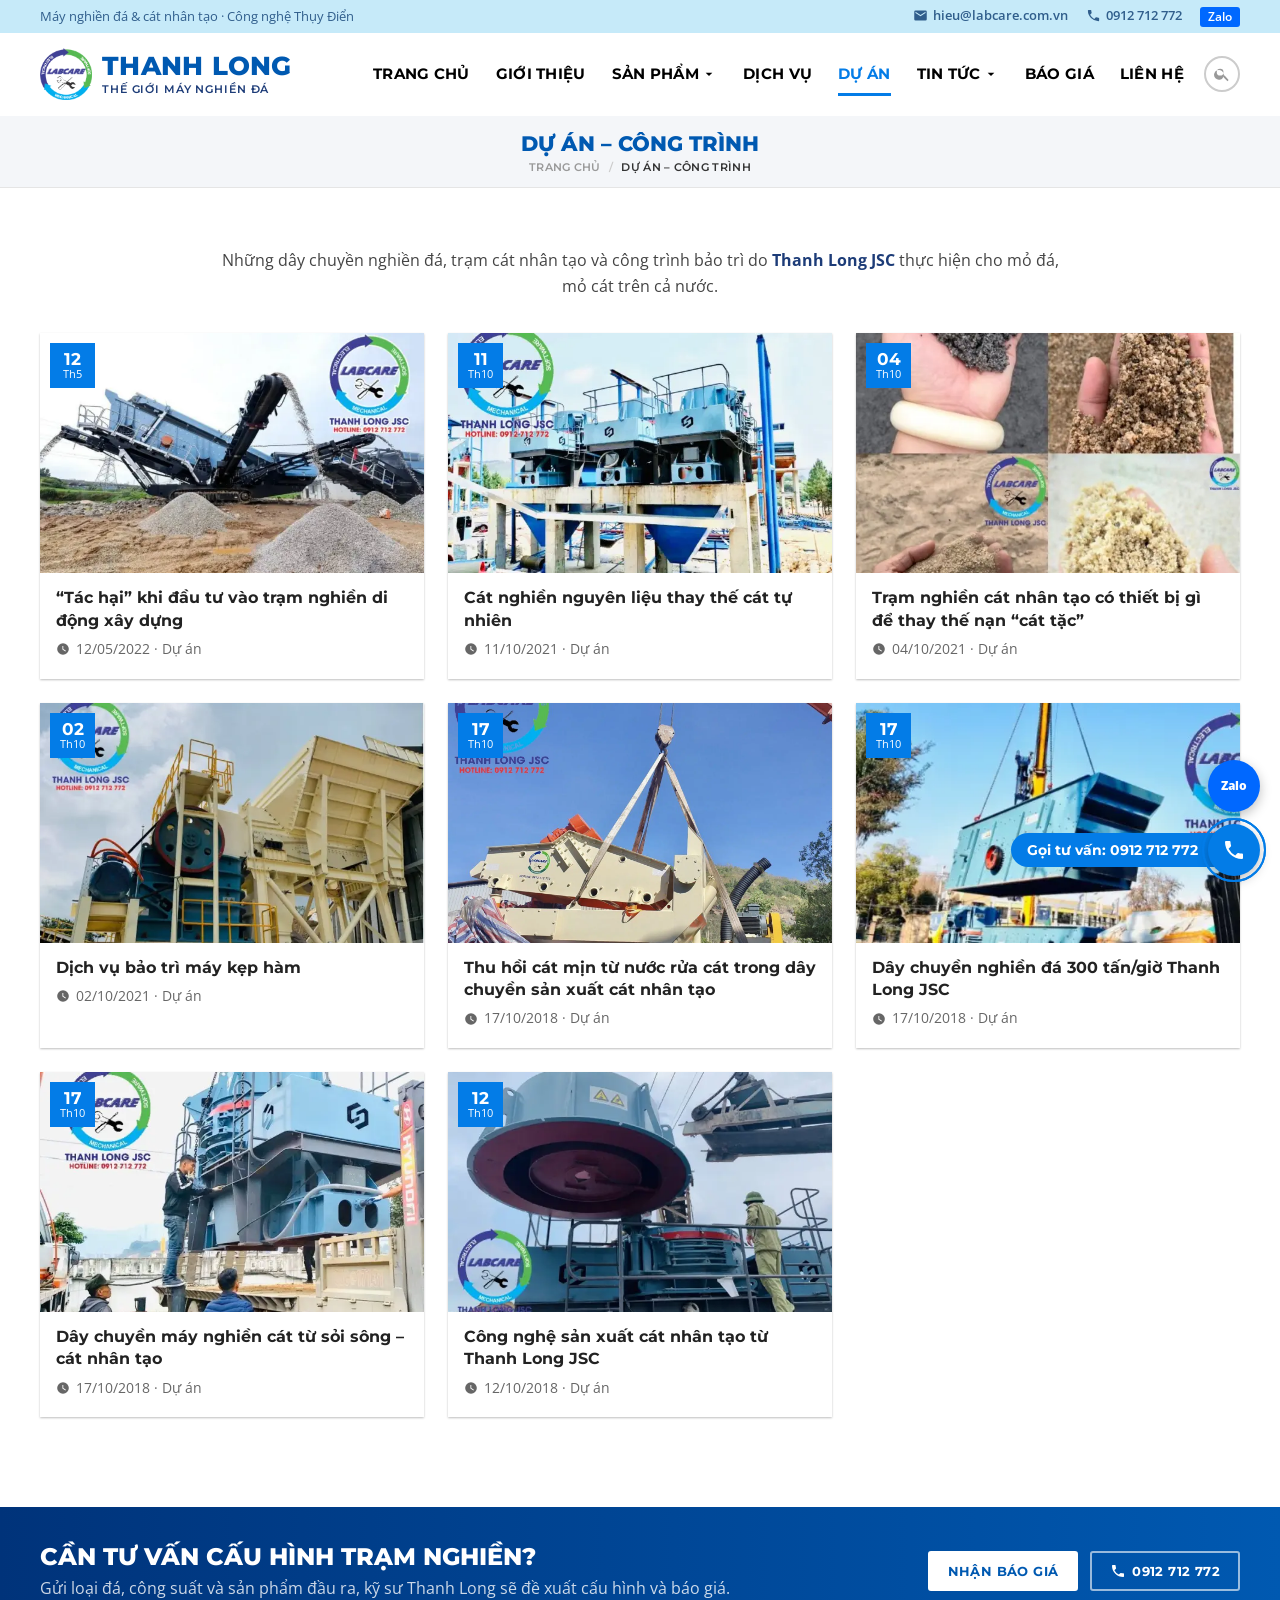
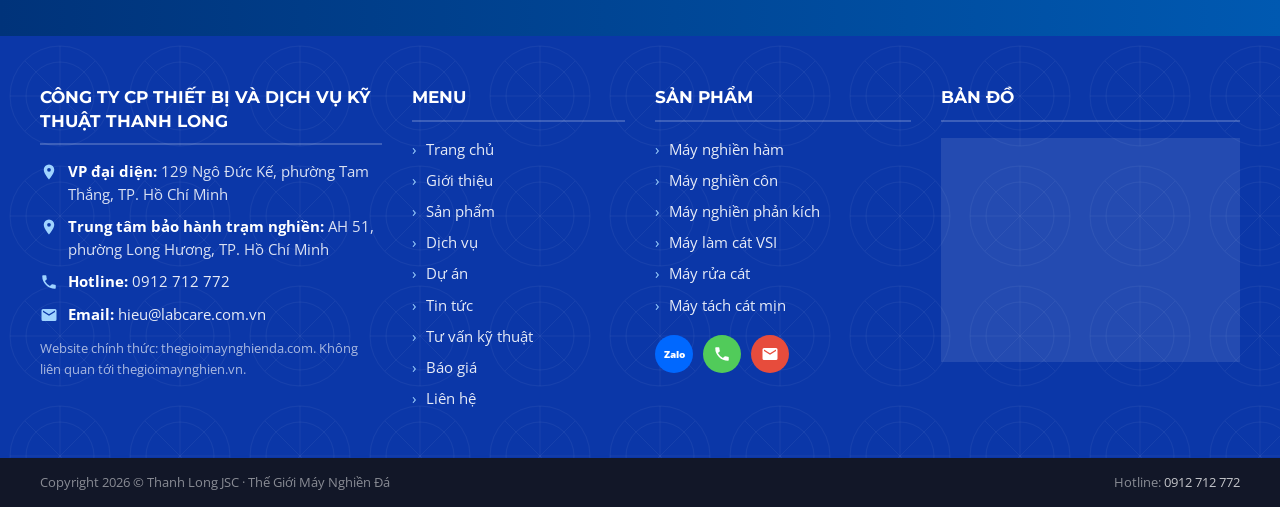
<file: category/du-an-cong-trinh/index.html>
<!doctype html>
<html lang="vi">
<head>
  <meta charset="utf-8">
  <meta name="viewport" content="width=device-width, initial-scale=1">
  <title>Dự án – công trình trạm nghiền đá, cát nhân tạo | Thanh Long</title>
  <meta name="description" content="Các dự án dây chuyền nghiền đá, trạm cát nhân tạo, thu hồi cát mịn và bảo trì máy nghiền do Thanh Long JSC thực hiện.">
  <link rel="canonical" href="https://thegioimaynghienda.com/category/du-an-cong-trinh/">
  <meta property="og:locale" content="vi_VN">
  <meta property="og:type" content="website">
  <meta property="og:site_name" content="Thế Giới Máy Nghiền Đá">
  <meta property="og:title" content="Dự án – công trình trạm nghiền đá, cát nhân tạo | Thanh Long">
  <meta property="og:description" content="Các dự án dây chuyền nghiền đá, trạm cát nhân tạo, thu hồi cát mịn và bảo trì máy nghiền do Thanh Long JSC thực hiện.">
  <meta property="og:image" content="../../assets/img/sandvik.webp">
  <meta name="theme-color" content="#0059b1">
  <link rel="icon" href="../../assets/img/logo.webp" type="image/webp">
  <link rel="preconnect" href="https://fonts.googleapis.com">
  <link rel="preconnect" href="https://fonts.gstatic.com" crossorigin>
  <link href="https://fonts.googleapis.com/css2?family=Montserrat:wght@500;600;700;800&family=Open+Sans:wght@400;600;700&display=swap" rel="stylesheet">
  <link rel="stylesheet" href="../../assets/css/style.css?v=20261019c">
  <script type="application/ld+json">
{
  "@context": "https://schema.org",
  "@graph": [
    {
      "@type": "BreadcrumbList",
      "itemListElement": [
        {
          "@type": "ListItem",
          "position": 1,
          "name": "Trang chủ",
          "item": "https://thegioimaynghienda.com/"
        },
        {
          "@type": "ListItem",
          "position": 2,
          "name": "Dự án – Công trình"
        }
      ]
    },
    {
      "@type": "CollectionPage",
      "url": "https://thegioimaynghienda.com/category/du-an-cong-trinh/",
      "name": "Dự án – Công trình",
      "publisher": {
        "@id": "https://thegioimaynghienda.com/#org"
      },
      "mainEntity": {
        "@type": "ItemList",
        "itemListElement": [
          {
            "@type": "ListItem",
            "position": 1,
            "url": "https://thegioimaynghienda.com/tac-hai-khi-dau-tu-vao-tram-nghien-di-dong-xay-dung/",
            "name": "“Tác hại” khi đầu tư vào trạm nghiền di động xây dựng"
          },
          {
            "@type": "ListItem",
            "position": 2,
            "url": "https://thegioimaynghienda.com/cat-nghien-vat-lieu-thay-the-cat-tu-nhien/",
            "name": "Cát nghiền nguyên liệu thay thế cát tự nhiên"
          },
          {
            "@type": "ListItem",
            "position": 3,
            "url": "https://thegioimaynghienda.com/tram-nghien-cat-nhan-tao-co-thiet-bi-gi-de-thay-the-nan-cat-tac/",
            "name": "Trạm nghiền cát nhân tạo có thiết bị gì để thay thế nạn “cát tặc”"
          },
          {
            "@type": "ListItem",
            "position": 4,
            "url": "https://thegioimaynghienda.com/dich-vu-bao-tri-may-kep-ham/",
            "name": "Dịch vụ bảo trì máy kẹp hàm"
          },
          {
            "@type": "ListItem",
            "position": 5,
            "url": "https://thegioimaynghienda.com/may-thu-hoi-cat-min/",
            "name": "Thu hồi cát mịn từ nước rửa cát trong dây chuyền sản xuất cát nhân tạo"
          },
          {
            "@type": "ListItem",
            "position": 6,
            "url": "https://thegioimaynghienda.com/day-chuyen-nghien-da-300-tan-h-phan-lan/",
            "name": "Dây chuyền nghiền đá 300 tấn/giờ Thanh Long JSC"
          },
          {
            "@type": "ListItem",
            "position": 7,
            "url": "https://thegioimaynghienda.com/day-chuyen-may-nghien-cat-tu-soi-song/",
            "name": "Dây chuyền máy nghiền cát từ sỏi sông – cát nhân tạo"
          },
          {
            "@type": "ListItem",
            "position": 8,
            "url": "https://thegioimaynghienda.com/cong-nghe-san-xuat-cat-nhan-tao/",
            "name": "Công nghệ sản xuất cát nhân tạo từ Thanh Long JSC"
          }
        ]
      }
    }
  ]
}
  </script>
</head>
<body id="top" data-page="du-an">
  <!-- layout:header — sửa ở index.html rồi chạy: python3 tools/sync-layout.py -->
  <svg width="0" height="0" style="position:absolute" aria-hidden="true">
    <symbol id="i-phone" viewBox="0 0 24 24"><path d="M6.6 10.8a15.1 15.1 0 0 0 6.6 6.6l2.2-2.2a1 1 0 0 1 1-.25 11.4 11.4 0 0 0 3.6.57 1 1 0 0 1 1 1V20a1 1 0 0 1-1 1A17 17 0 0 1 3 4a1 1 0 0 1 1-1h3.5a1 1 0 0 1 1 1c0 1.25.2 2.45.57 3.57a1 1 0 0 1-.25 1z"/></symbol>
    <symbol id="i-mail" viewBox="0 0 24 24"><path d="M20 4H4a2 2 0 0 0-2 2v12a2 2 0 0 0 2 2h16a2 2 0 0 0 2-2V6a2 2 0 0 0-2-2zm0 4-8 5-8-5V6l8 5 8-5z"/></symbol>
    <symbol id="i-pin" viewBox="0 0 24 24"><path d="M12 2a7 7 0 0 0-7 7c0 5.25 7 13 7 13s7-7.75 7-13a7 7 0 0 0-7-7zm0 9.5A2.5 2.5 0 1 1 12 6.5a2.5 2.5 0 0 1 0 5z"/></symbol>
    <symbol id="i-search" viewBox="0 0 24 24"><path d="M15.5 14h-.8l-.3-.3A6.5 6.5 0 1 0 14 15.5l.3.3v.8l5 5 1.5-1.5zm-6 0A4.5 4.5 0 1 1 14 9.5 4.5 4.5 0 0 1 9.5 14z"/></symbol>
    <symbol id="i-down" viewBox="0 0 24 24"><path d="M7 10l5 5 5-5z"/></symbol>
    <symbol id="i-right" viewBox="0 0 24 24"><path d="M8.6 16.6 13.2 12 8.6 7.4 10 6l6 6-6 6z"/></symbol>
    <symbol id="i-left" viewBox="0 0 24 24"><path d="M15.4 16.6 10.8 12l4.6-4.6L14 6l-6 6 6 6z"/></symbol>
    <symbol id="i-check" viewBox="0 0 24 24"><path d="M12 2a10 10 0 1 0 10 10A10 10 0 0 0 12 2zm-2 15-5-5 1.4-1.4L10 14.2l7.6-7.6L19 8z"/></symbol>
    <symbol id="i-menu" viewBox="0 0 24 24"><path d="M3 6h18v2H3zm0 5h18v2H3zm0 5h18v2H3z"/></symbol>
    <symbol id="i-close" viewBox="0 0 24 24"><path d="M19 6.4 17.6 5 12 10.6 6.4 5 5 6.4 10.6 12 5 17.6 6.4 19 12 13.4 17.6 19 19 17.6 13.4 12z"/></symbol>
    <symbol id="i-up" viewBox="0 0 24 24"><path d="M7.4 15.4 12 10.8l4.6 4.6L18 14l-6-6-6 6z"/></symbol>
    <symbol id="i-plus" viewBox="0 0 24 24"><path d="M19 13h-6v6h-2v-6H5v-2h6V5h2v6h6z"/></symbol>
    <symbol id="i-gear" viewBox="0 0 24 24"><path d="M19.4 13a7.6 7.6 0 0 0 0-2l2.1-1.6-2-3.5-2.5 1a7.3 7.3 0 0 0-1.7-1L15 3h-4l-.4 2.9a7.3 7.3 0 0 0-1.7 1l-2.5-1-2 3.5L6.6 11a7.6 7.6 0 0 0 0 2l-2.1 1.6 2 3.5 2.5-1a7.3 7.3 0 0 0 1.7 1L11 21h4l.4-2.9a7.3 7.3 0 0 0 1.7-1l2.5 1 2-3.5zM13 15.5a3.5 3.5 0 1 1 3.5-3.5 3.5 3.5 0 0 1-3.5 3.5z"/></symbol>
    <symbol id="i-bolt" viewBox="0 0 24 24"><path d="M7 2v11h3v9l7-12h-4l4-8z"/></symbol>
    <symbol id="i-shield" viewBox="0 0 24 24"><path d="M12 1 3 5v6c0 5.6 3.8 10.7 9 12 5.2-1.3 9-6.4 9-12V5zm-2 16-4-4 1.4-1.4 2.6 2.6 6.6-6.6L18 9z"/></symbol>
    <symbol id="i-tool" viewBox="0 0 24 24"><path d="M22.7 19 13.6 9.9a6.4 6.4 0 0 0-1.5-6.9A6.6 6.6 0 0 0 4.7 1.7l4.4 4.4-3 3-4.4-4.4A6.6 6.6 0 0 0 3 12.1a6.4 6.4 0 0 0 6.9 1.5l9.1 9.1a1 1 0 0 0 1.4 0l2.3-2.3a1 1 0 0 0 0-1.4z"/></symbol>
    <symbol id="i-quote" viewBox="0 0 24 24"><path d="M6 17h3l2-4V7H5v6h3zm8 0h3l2-4V7h-6v6h3z"/></symbol>
    <symbol id="i-clock" viewBox="0 0 24 24"><path d="M12 2a10 10 0 1 0 10 10A10 10 0 0 0 12 2zm4.2 14.2L11 13V7h1.5v5.2l4.5 2.7z"/></symbol>
    <symbol id="i-doc" viewBox="0 0 24 24"><path d="M14 2H6a2 2 0 0 0-2 2v16a2 2 0 0 0 2 2h12a2 2 0 0 0 2-2V8zm-1 7V3.5L18.5 9zM8 13h8v2H8zm0 4h5v2H8z"/></symbol>
    <symbol id="i-users" viewBox="0 0 24 24"><path d="M16 11a3 3 0 1 0-3-3 3 3 0 0 0 3 3zm-8 0a3 3 0 1 0-3-3 3 3 0 0 0 3 3zm0 2c-2.3 0-7 1.2-7 3.5V19h14v-2.5C15 14.2 10.3 13 8 13zm8 0c-.3 0-.6 0-1 .1a4.2 4.2 0 0 1 2 3.4V19h6v-2.5c0-2.3-4.7-3.5-7-3.5z"/></symbol>
  </svg>

  <header class="header" id="header">
    <div class="topbar">
      <div class="container topbar__in">
        <p class="topbar__left">Máy nghiền đá &amp; cát nhân tạo · Công nghệ Thụy Điển</p>
        <ul class="topbar__right">
          <li><a href="mailto:hieu@labcare.com.vn"><svg class="ico"><use href="#i-mail"/></svg>hieu@labcare.com.vn</a></li>
          <li><a href="tel:0912712772"><svg class="ico"><use href="#i-phone"/></svg>0912 712 772</a></li>
          <li><a class="topbar__zalo" href="https://zalo.me/0912712772" rel="noopener">Zalo</a></li>
        </ul>
      </div>
    </div>

    <div class="header-wrapper" id="headerWrap">
      <div class="container masthead">
        <button class="nav-toggle" id="navToggle" aria-label="Mở menu" aria-expanded="false" aria-controls="offcanvas"><svg class="ico"><use href="#i-menu"/></svg></button>
        <a class="logo" href="../../" aria-label="Thanh Long JSC - Trang chủ">
          <img src="../../assets/img/logo.webp" alt="" width="52" height="51">
          <span class="logo__txt"><b>THANH LONG</b><small>Thế giới máy nghiền đá</small></span>
        </a>
        <nav class="nav" aria-label="Menu chính">
          <ul>
            <li><a data-nav="home" href="../../">Trang chủ</a></li>
            <li><a data-nav="gioithieu" href="../../gioithieu/">Giới thiệu</a></li>
            <li class="has-dropdown">
              <a data-nav="san-pham" href="../../san-pham/" aria-haspopup="true">Sản phẩm<svg class="ico ico--sm"><use href="#i-down"/></svg></a>
              <ul class="dropdown">
                <li><a href="../../san-pham/#may-nghien-da">Máy nghiền đá</a></li>
                <li><a href="../../san-pham/#cat-nhan-tao">Máy làm cát nhân tạo</a></li>
                <li><a href="../../san-pham/#rua-cat">Máy rửa cát, tách cát mịn</a></li>
                <li><a href="../../san-pham/#sang-tram">Sàng rung, trạm di động</a></li>
                <li><a href="../../san-pham/#tuyen-quang">Thiết bị tuyển quặng</a></li>
                <li><a href="../../san-pham/#day-chuyen">Dây chuyền theo công suất</a></li>
              </ul>
            </li>
            <li><a data-nav="dich-vu" href="../../dich-vu/">Dịch vụ</a></li>
            <li><a data-nav="du-an" href="../../category/du-an-cong-trinh/">Dự án</a></li>
            <li class="has-dropdown">
              <a data-nav="tin-tuc" href="../../category/tin-tuc/" aria-haspopup="true">Tin tức<svg class="ico ico--sm"><use href="#i-down"/></svg></a>
              <ul class="dropdown">
                <li><a href="../../category/tin-tuc/">Tin công ty</a></li>
                <li><a href="../../category/tu-van-ky-thuat/">Tư vấn kỹ thuật</a></li>
              </ul>
            </li>
            <li><a data-nav="bao-gia" href="../../bao-gia/">Báo giá</a></li>
            <li><a data-nav="lien-he" href="../../lien-he/">Liên hệ</a></li>
          </ul>
        </nav>
        <button class="search-btn" id="searchBtn" aria-label="Tìm kiếm" aria-expanded="false" aria-controls="searchBox"><svg class="ico"><use href="#i-search"/></svg></button>
        <form class="search-box" id="searchBox" role="search" action="https://thegioimaynghienda.com/" hidden>
          <input type="search" name="s" placeholder="Tìm máy, bài viết..." aria-label="Từ khóa tìm kiếm">
          <button type="submit" aria-label="Tìm"><svg class="ico"><use href="#i-search"/></svg></button>
        </form>
      </div>
    </div>
  </header>

  <div class="offcanvas" id="offcanvas" aria-hidden="true">
    <div class="offcanvas__bg" data-close></div>
    <div class="offcanvas__panel" role="dialog" aria-modal="true" aria-label="Menu">
      <button class="offcanvas__close" data-close aria-label="Đóng menu"><svg class="ico"><use href="#i-close"/></svg></button>
      <form class="offcanvas__search" role="search" action="https://thegioimaynghienda.com/">
        <input type="search" name="s" placeholder="Tìm kiếm..." aria-label="Từ khóa tìm kiếm">
        <button type="submit" aria-label="Tìm"><svg class="ico"><use href="#i-search"/></svg></button>
      </form>
      <ul class="mnav">
        <li><a data-nav="home" href="../../">Trang chủ</a></li>
        <li><a data-nav="gioithieu" href="../../gioithieu/">Giới thiệu</a></li>
        <li class="mnav__sub">
          <a data-nav="san-pham" href="../../san-pham/">Sản phẩm</a>
          <button class="mnav__toggle" aria-expanded="false" aria-label="Mở danh mục sản phẩm"><svg class="ico"><use href="#i-down"/></svg></button>
          <ul>
            <li><a href="../../san-pham/#may-nghien-da">Máy nghiền đá</a></li>
            <li><a href="../../san-pham/#cat-nhan-tao">Máy làm cát nhân tạo</a></li>
            <li><a href="../../san-pham/#rua-cat">Máy rửa cát, tách cát mịn</a></li>
            <li><a href="../../san-pham/#sang-tram">Sàng rung, trạm di động</a></li>
            <li><a href="../../san-pham/#tuyen-quang">Thiết bị tuyển quặng</a></li>
          </ul>
        </li>
        <li><a data-nav="dich-vu" href="../../dich-vu/">Dịch vụ</a></li>
        <li><a data-nav="du-an" href="../../category/du-an-cong-trinh/">Dự án</a></li>
        <li class="mnav__sub">
          <a data-nav="tin-tuc" href="../../category/tin-tuc/">Tin tức</a>
          <button class="mnav__toggle" aria-expanded="false" aria-label="Mở danh mục tin tức"><svg class="ico"><use href="#i-down"/></svg></button>
          <ul>
            <li><a href="../../category/tin-tuc/">Tin công ty</a></li>
            <li><a href="../../category/tu-van-ky-thuat/">Tư vấn kỹ thuật</a></li>
          </ul>
        </li>
        <li><a data-nav="bao-gia" href="../../bao-gia/">Báo giá</a></li>
        <li><a data-nav="lien-he" href="../../lien-he/">Liên hệ</a></li>
      </ul>
      <a class="offcanvas__call" href="tel:0912712772"><svg class="ico"><use href="#i-phone"/></svg>0912 712 772</a>
    </div>
  </div>
  <!-- /layout:header -->

  <main id="main">
    <div class="page-title">
      <div class="container">
        <h1>Dự án – Công trình</h1>
        <ol class="crumbs" aria-label="Breadcrumb"><li><a href="../../">Trang chủ</a></li><li><span aria-current="page">Dự án – Công trình</span></li></ol>
      </div>
    </div>
    <section class="section">
      <div class="container">
        <p class="intro reveal">Những dây chuyền nghiền đá, trạm cát nhân tạo và công trình bảo trì do <b>Thanh Long JSC</b> thực hiện cho mỏ đá, mỏ cát trên cả nước.</p>

        <div class="posts posts--3" data-list data-per="9">
          <a class="post reveal" href="https://thegioimaynghienda.com/tac-hai-khi-dau-tu-vao-tram-nghien-di-dong-xay-dung/">
            <div class="post__img"><img src="../../assets/img/posts/2191.webp" alt="“Tác hại” khi đầu tư vào trạm nghiền di động xây dựng" width="640" height="400" loading="lazy"><span class="date"><b>12</b>Th5</span></div>
            <h3>“Tác hại” khi đầu tư vào trạm nghiền di động xây dựng</h3>
            <p class="post__meta"><svg class="ico"><use href="#i-clock"/></svg>12/05/2022 · Dự án</p>
          </a>
          <a class="post reveal" href="https://thegioimaynghienda.com/cat-nghien-vat-lieu-thay-the-cat-tu-nhien/">
            <div class="post__img"><img src="../../assets/img/posts/2373.webp" alt="Cát nghiền nguyên liệu thay thế cát tự nhiên" width="640" height="400" loading="lazy"><span class="date"><b>11</b>Th10</span></div>
            <h3>Cát nghiền nguyên liệu thay thế cát tự nhiên</h3>
            <p class="post__meta"><svg class="ico"><use href="#i-clock"/></svg>11/10/2021 · Dự án</p>
          </a>
          <a class="post reveal" href="https://thegioimaynghienda.com/tram-nghien-cat-nhan-tao-co-thiet-bi-gi-de-thay-the-nan-cat-tac/">
            <div class="post__img"><img src="../../assets/img/posts/2283.webp" alt="Trạm nghiền cát nhân tạo có thiết bị gì để thay thế nạn “cát tặc”" width="640" height="400" loading="lazy"><span class="date"><b>04</b>Th10</span></div>
            <h3>Trạm nghiền cát nhân tạo có thiết bị gì để thay thế nạn “cát tặc”</h3>
            <p class="post__meta"><svg class="ico"><use href="#i-clock"/></svg>04/10/2021 · Dự án</p>
          </a>
          <a class="post reveal" href="https://thegioimaynghienda.com/dich-vu-bao-tri-may-kep-ham/">
            <div class="post__img"><img src="../../assets/img/posts/2273.webp" alt="Dịch vụ bảo trì máy kẹp hàm" width="640" height="400" loading="lazy"><span class="date"><b>02</b>Th10</span></div>
            <h3>Dịch vụ bảo trì máy kẹp hàm</h3>
            <p class="post__meta"><svg class="ico"><use href="#i-clock"/></svg>02/10/2021 · Dự án</p>
          </a>
          <a class="post reveal" href="https://thegioimaynghienda.com/may-thu-hoi-cat-min/">
            <div class="post__img"><img src="../../assets/img/tach-cat-min.webp" alt="Máy tách cát mịn thu hồi cát từ nước rửa" width="640" height="556" loading="lazy"><span class="date"><b>17</b>Th10</span></div>
            <h3>Thu hồi cát mịn từ nước rửa cát trong dây chuyền sản xuất cát nhân tạo</h3>
            <p class="post__meta"><svg class="ico"><use href="#i-clock"/></svg>17/10/2018 · Dự án</p>
          </a>
          <a class="post reveal" href="https://thegioimaynghienda.com/day-chuyen-nghien-da-300-tan-h-phan-lan/">
            <div class="post__img"><img src="../../assets/img/posts/858.webp" alt="Dây chuyền nghiền đá 300 tấn/giờ Thanh Long JSC" width="640" height="400" loading="lazy"><span class="date"><b>17</b>Th10</span></div>
            <h3>Dây chuyền nghiền đá 300 tấn/giờ Thanh Long JSC</h3>
            <p class="post__meta"><svg class="ico"><use href="#i-clock"/></svg>17/10/2018 · Dự án</p>
          </a>
          <a class="post reveal" href="https://thegioimaynghienda.com/day-chuyen-may-nghien-cat-tu-soi-song/">
            <div class="post__img"><img src="../../assets/img/posts/856.webp" alt="Dây chuyền máy nghiền cát từ sỏi sông – cát nhân tạo" width="640" height="400" loading="lazy"><span class="date"><b>17</b>Th10</span></div>
            <h3>Dây chuyền máy nghiền cát từ sỏi sông – cát nhân tạo</h3>
            <p class="post__meta"><svg class="ico"><use href="#i-clock"/></svg>17/10/2018 · Dự án</p>
          </a>
          <a class="post reveal" href="https://thegioimaynghienda.com/cong-nghe-san-xuat-cat-nhan-tao/">
            <div class="post__img"><img src="../../assets/img/posts/838.webp" alt="Công nghệ sản xuất cát nhân tạo từ Thanh Long JSC" width="640" height="400" loading="lazy"><span class="date"><b>12</b>Th10</span></div>
            <h3>Công nghệ sản xuất cát nhân tạo từ Thanh Long JSC</h3>
            <p class="post__meta"><svg class="ico"><use href="#i-clock"/></svg>12/10/2018 · Dự án</p>
          </a>
        </div>
        <p class="list-empty" hidden>Không tìm thấy bài phù hợp. Thử từ khóa khác hoặc gọi 0912 712 772.</p>
        <nav class="pagination" aria-label="Phân trang"></nav>

      </div>
    </section>
    <section class="cta-band">
      <div class="container cta-band__in">
        <div>
          <h2>Cần tư vấn cấu hình trạm nghiền?</h2>
          <p>Gửi loại đá, công suất và sản phẩm đầu ra, kỹ sư Thanh Long sẽ đề xuất cấu hình và báo giá.</p>
        </div>
        <div class="cta-band__btns">
          <a class="button button--white" href="../../bao-gia/">Nhận báo giá</a>
          <a class="button button--ghost" href="tel:0912712772"><svg class="ico ico--sm"><use href="#i-phone"/></svg>0912 712 772</a>
        </div>
      </div>
    </section>
  </main>

  <!-- layout:footer — sửa ở index.html rồi chạy: python3 tools/sync-layout.py -->
  <footer class="footer">
    <div class="container footer__in">
      <div class="footer__col footer__col--wide">
        <h3 class="footer__title">Công ty CP Thiết bị và Dịch vụ Kỹ thuật Thanh Long</h3>
        <ul class="footer__info">
          <li><svg class="ico"><use href="#i-pin"/></svg><span><b>VP đại diện:</b> 129 Ngô Đức Kế, phường Tam Thắng, TP. Hồ Chí Minh</span></li>
          <li><svg class="ico"><use href="#i-pin"/></svg><span><b>Trung tâm bảo hành trạm nghiền:</b> AH 51, phường Long Hương, TP. Hồ Chí Minh</span></li>
          <li><svg class="ico"><use href="#i-phone"/></svg><span><b>Hotline:</b> <a href="tel:0912712772">0912 712 772</a></span></li>
          <li><svg class="ico"><use href="#i-mail"/></svg><span><b>Email:</b> <a href="mailto:hieu@labcare.com.vn">hieu@labcare.com.vn</a></span></li>
        </ul>
        <p class="footer__note">Website chính thức: thegioimaynghienda.com. Không liên quan tới thegioimaynghien.vn.</p>
      </div>
      <div class="footer__col">
        <h3 class="footer__title">Menu</h3>
        <ul class="footer__links">
          <li><a href="../../">Trang chủ</a></li>
          <li><a href="../../gioithieu/">Giới thiệu</a></li>
          <li><a href="../../san-pham/">Sản phẩm</a></li>
          <li><a href="../../dich-vu/">Dịch vụ</a></li>
          <li><a href="../../category/du-an-cong-trinh/">Dự án</a></li>
          <li><a href="../../category/tin-tuc/">Tin tức</a></li>
          <li><a href="../../category/tu-van-ky-thuat/">Tư vấn kỹ thuật</a></li>
          <li><a href="../../bao-gia/">Báo giá</a></li>
          <li><a href="../../lien-he/">Liên hệ</a></li>
        </ul>
      </div>
      <div class="footer__col">
        <h3 class="footer__title">Sản phẩm</h3>
        <ul class="footer__links">
          <li><a href="../../san-pham/#may-nghien-da">Máy nghiền hàm</a></li>
          <li><a href="../../san-pham/#may-nghien-da">Máy nghiền côn</a></li>
          <li><a href="../../san-pham/#may-nghien-da">Máy nghiền phản kích</a></li>
          <li><a href="../../san-pham/#cat-nhan-tao">Máy làm cát VSI</a></li>
          <li><a href="../../san-pham/#rua-cat">Máy rửa cát</a></li>
          <li><a href="../../san-pham/#rua-cat">Máy tách cát mịn</a></li>
        </ul>
        <div class="footer__social">
          <a href="https://zalo.me/0912712772" rel="noopener" aria-label="Zalo" class="soc soc--zalo">Zalo</a>
          <a href="tel:0912712772" aria-label="Gọi điện" class="soc soc--call"><svg class="ico"><use href="#i-phone"/></svg></a>
          <a href="mailto:hieu@labcare.com.vn" aria-label="Email" class="soc soc--mail"><svg class="ico"><use href="#i-mail"/></svg></a>
        </div>
      </div>
      <div class="footer__col">
        <h3 class="footer__title">Bản đồ</h3>
        <div class="footer__map">
          <iframe title="Bản đồ văn phòng Thanh Long" loading="lazy" referrerpolicy="no-referrer-when-downgrade" src="https://maps.google.com/maps?q=129%20Ng%C3%B4%20%C4%90%E1%BB%A9c%20K%E1%BA%BF%2C%20Tam%20Th%E1%BA%AFng%2C%20H%E1%BB%93%20Ch%C3%AD%20Minh&amp;z=15&amp;output=embed"></iframe>
        </div>
      </div>
    </div>
    <div class="footer__bottom">
      <div class="container footer__bottom-in">
        <p>Copyright 2026 © Thanh Long JSC · Thế Giới Máy Nghiền Đá</p>
        <p>Hotline: <a href="tel:0912712772">0912 712 772</a></p>
      </div>
    </div>
  </footer>

  <div class="float">
    <a class="float__btn float__btn--zalo" href="https://zalo.me/0912712772" rel="noopener" aria-label="Nhắn Zalo">Zalo</a>
    <a class="float__btn float__btn--call" href="tel:0912712772" aria-label="Gọi 0912 712 772"><svg class="ico"><use href="#i-phone"/></svg></a>
    <span class="float__label">Gọi tư vấn: 0912 712 772</span>
  </div>
  <a class="to-top" id="toTop" href="#top" aria-label="Lên đầu trang"><svg class="ico"><use href="#i-up"/></svg></a>
  <nav class="mbar" aria-label="Liên hệ nhanh">
    <a href="tel:0912712772"><svg class="ico"><use href="#i-phone"/></svg>Gọi điện</a>
    <a href="https://zalo.me/0912712772" rel="noopener"><span class="mbar__zalo">Zalo</span>Nhắn Zalo</a>
    <a href="../../bao-gia/" class="mbar__quote">Báo giá</a>
  </nav>
  <!-- /layout:footer -->

  <script src="../../assets/js/main.js?v=20261019c" defer></script>
</body>
</html>
</file>
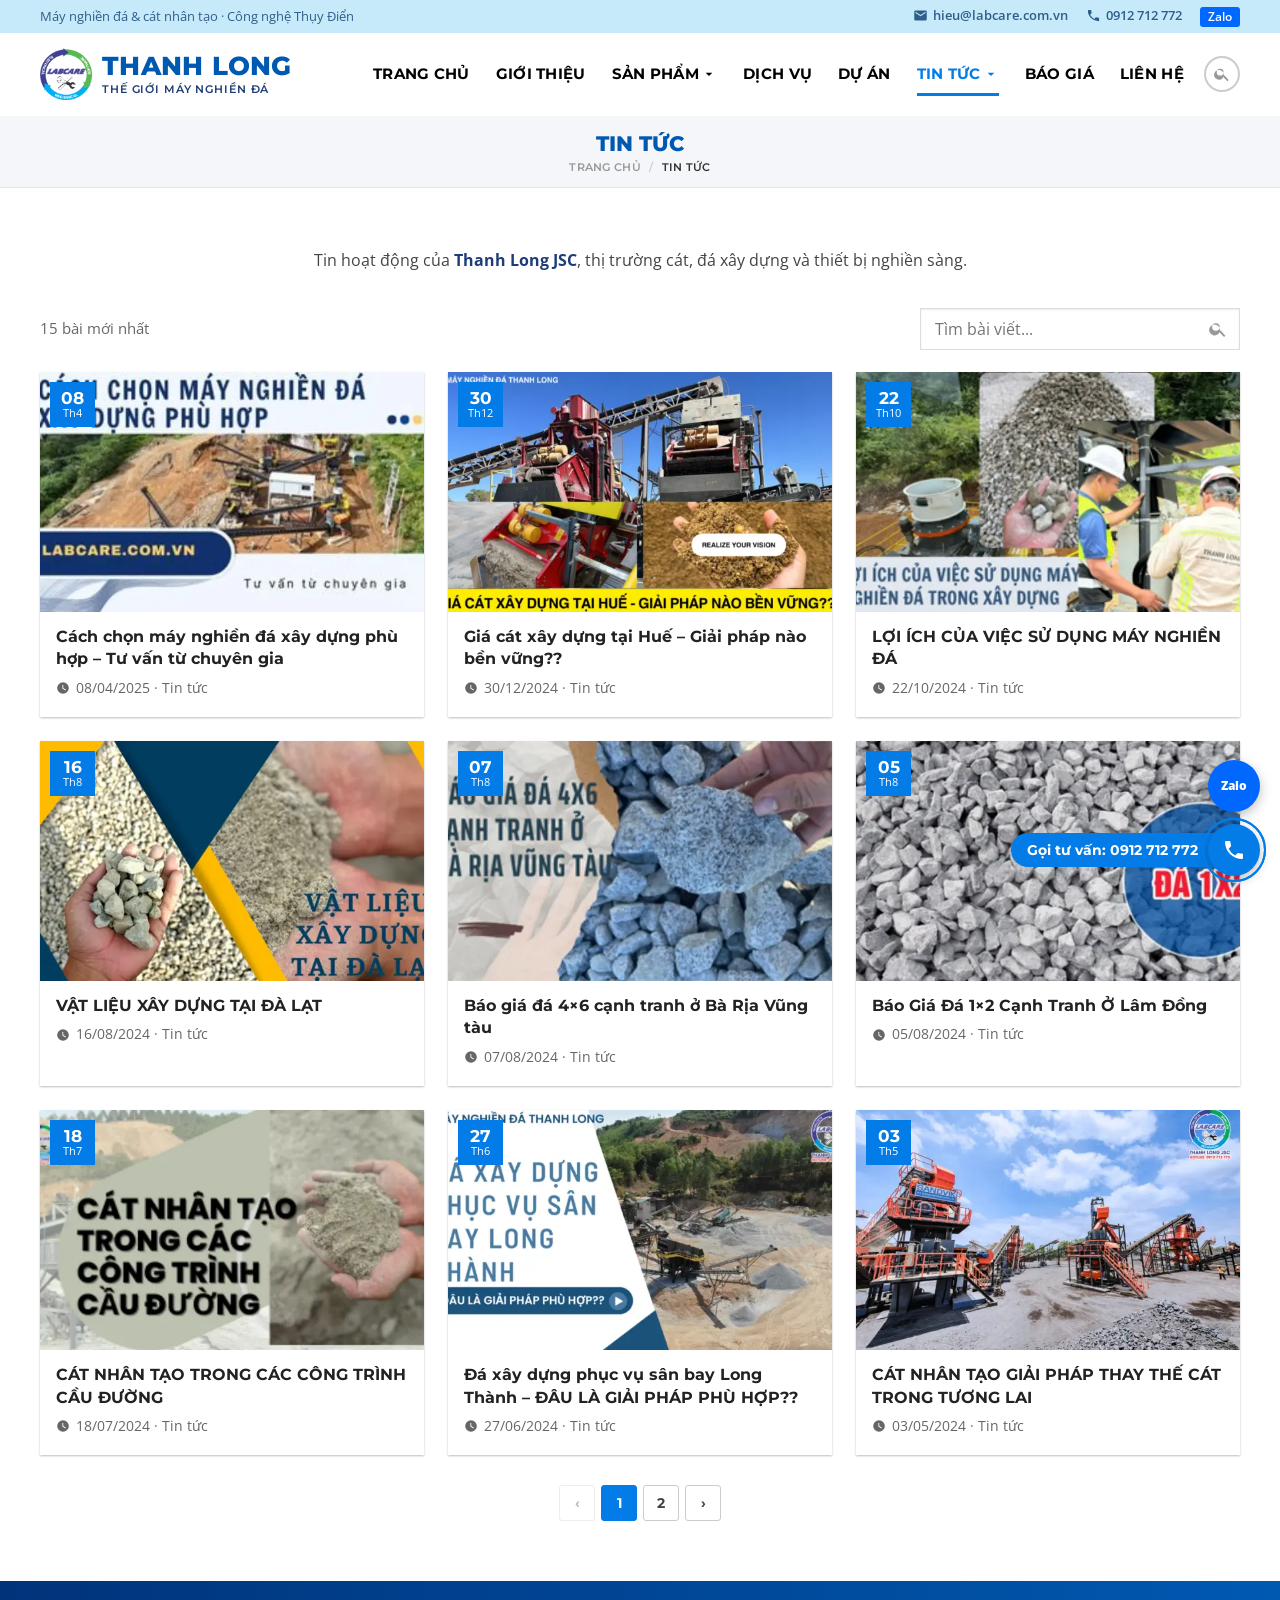
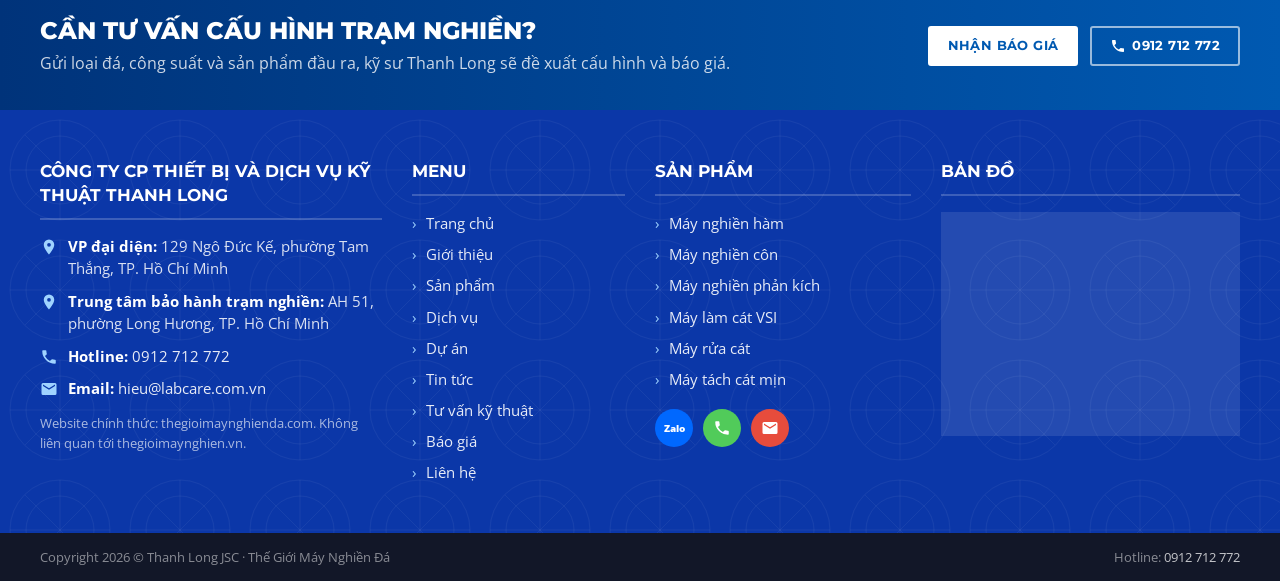
<file: category/tin-tuc/index.html>
<!doctype html>
<html lang="vi">
<head>
  <meta charset="utf-8">
  <meta name="viewport" content="width=device-width, initial-scale=1">
  <title>Tin tức máy nghiền đá, cát nhân tạo, VLXD | Thanh Long</title>
  <meta name="description" content="Tin tức về máy nghiền đá, cát nhân tạo, giá vật liệu xây dựng và hoạt động của Thanh Long JSC.">
  <link rel="canonical" href="https://thegioimaynghienda.com/category/tin-tuc/">
  <meta property="og:locale" content="vi_VN">
  <meta property="og:type" content="website">
  <meta property="og:site_name" content="Thế Giới Máy Nghiền Đá">
  <meta property="og:title" content="Tin tức máy nghiền đá, cát nhân tạo, VLXD | Thanh Long">
  <meta property="og:description" content="Tin tức về máy nghiền đá, cát nhân tạo, giá vật liệu xây dựng và hoạt động của Thanh Long JSC.">
  <meta property="og:image" content="../../assets/img/sandvik.webp">
  <meta name="theme-color" content="#0059b1">
  <link rel="icon" href="../../assets/img/logo.webp" type="image/webp">
  <link rel="preconnect" href="https://fonts.googleapis.com">
  <link rel="preconnect" href="https://fonts.gstatic.com" crossorigin>
  <link href="https://fonts.googleapis.com/css2?family=Montserrat:wght@500;600;700;800&family=Open+Sans:wght@400;600;700&display=swap" rel="stylesheet">
  <link rel="stylesheet" href="../../assets/css/style.css?v=20261019c">
  <script type="application/ld+json">
{
  "@context": "https://schema.org",
  "@graph": [
    {
      "@type": "BreadcrumbList",
      "itemListElement": [
        {
          "@type": "ListItem",
          "position": 1,
          "name": "Trang chủ",
          "item": "https://thegioimaynghienda.com/"
        },
        {
          "@type": "ListItem",
          "position": 2,
          "name": "Tin tức"
        }
      ]
    },
    {
      "@type": "CollectionPage",
      "url": "https://thegioimaynghienda.com/category/tin-tuc/",
      "name": "Tin tức",
      "publisher": {
        "@id": "https://thegioimaynghienda.com/#org"
      },
      "mainEntity": {
        "@type": "ItemList",
        "itemListElement": [
          {
            "@type": "ListItem",
            "position": 1,
            "url": "https://thegioimaynghienda.com/cach-chon-may-nghien-da-xay-dung-phu-hop-tu-van-chuyen-gia-may-nghien-da-thanh-long/",
            "name": "Cách chọn máy nghiền đá xây dựng phù hợp – Tư vấn từ chuyên gia"
          },
          {
            "@type": "ListItem",
            "position": 2,
            "url": "https://thegioimaynghienda.com/gia-cat-xay-dung-tai-hue-giai-phap-nao-ben-vung/",
            "name": "Giá cát xây dựng tại Huế – Giải pháp nào bền vững??"
          },
          {
            "@type": "ListItem",
            "position": 3,
            "url": "https://thegioimaynghienda.com/loi-ich-cua-viec-su-dung-may-nghien-da-trong-xay-dung/",
            "name": "LỢI ÍCH CỦA VIỆC SỬ DỤNG MÁY NGHIỀN ĐÁ"
          },
          {
            "@type": "ListItem",
            "position": 4,
            "url": "https://thegioimaynghienda.com/vat-lieu-xay-dung-tai-da-lat/",
            "name": "VẬT LIỆU XÂY DỰNG TẠI ĐÀ LẠT"
          },
          {
            "@type": "ListItem",
            "position": 5,
            "url": "https://thegioimaynghienda.com/bao-gia-da-4x6-canh-tranh-o-ba-ria-vung-tau/",
            "name": "Báo giá đá 4×6 cạnh tranh ở Bà Rịa Vũng tàu"
          },
          {
            "@type": "ListItem",
            "position": 6,
            "url": "https://thegioimaynghienda.com/bao-gia-da-1x2-canh-tranh-o-lam-dong/",
            "name": "Báo Giá Đá 1×2 Cạnh Tranh Ở Lâm Đồng"
          },
          {
            "@type": "ListItem",
            "position": 7,
            "url": "https://thegioimaynghienda.com/cat-nhan-tao-trong-cac-cong-trinh-cau-duong/",
            "name": "CÁT NHÂN TẠO TRONG CÁC CÔNG TRÌNH CẦU ĐƯỜNG"
          },
          {
            "@type": "ListItem",
            "position": 8,
            "url": "https://thegioimaynghienda.com/da-xay-dung-phuc-vu-san-bay-long-thanh-dau-la-giai-phap-phu-hop/",
            "name": "Đá xây dựng phục vụ sân bay Long Thành – ĐÂU LÀ GIẢI PHÁP PHÙ HỢP??"
          },
          {
            "@type": "ListItem",
            "position": 9,
            "url": "https://thegioimaynghienda.com/cat-nhan-tao-giai-phap-thay-the-cat-tu-nhien-trong-tuong-lai/",
            "name": "CÁT NHÂN TẠO GIẢI PHÁP THAY THẾ CÁT TRONG TƯƠNG LAI"
          },
          {
            "@type": "ListItem",
            "position": 10,
            "url": "https://thegioimaynghienda.com/day-chuyen-nghien-cat-nhan-tao-tu-soi-song/",
            "name": "DÂY CHUYỀN NGHIỀN CÁT NHÂN TẠO TỪ SỎI SÔNG"
          },
          {
            "@type": "ListItem",
            "position": 11,
            "url": "https://thegioimaynghienda.com/may-ep-bun-va-cac-giai-doan-cua-may-ep-bun/",
            "name": "MÁY ÉP BÙN VÀ CÁC GIAI ĐOẠN CỦA MÁY ÉP BÙN"
          },
          {
            "@type": "ListItem",
            "position": 12,
            "url": "https://thegioimaynghienda.com/may-nghien-bua-thiet-bi-dung-trong-day-chuyen-nghien-da/",
            "name": "MÁY NGHIỀN BÚA THIẾT BỊ DÙNG TRONG DÂY CHUYỀN NGHIỀN ĐÁ"
          },
          {
            "@type": "ListItem",
            "position": 13,
            "url": "https://thegioimaynghienda.com/may-nghien-ham-di-dong-giai-phap-nghien-vat-lieu-linh-hoat/",
            "name": "Máy nghiền hàm di động – Giải pháp nghiền vật liệu linh hoạt"
          },
          {
            "@type": "ListItem",
            "position": 14,
            "url": "https://thegioimaynghienda.com/may-nghien-cat-ua-dung-va-day-chuyen-nghien-cat-gia-re-tai-dong-nai/",
            "name": "DÂY CHUYỀN NGHIỀN CÁT GIÁ RẺ TẠI ĐỒNG NAI"
          },
          {
            "@type": "ListItem",
            "position": 15,
            "url": "https://thegioimaynghienda.com/thanh-long-ban-giao-tram-thu-8-nghien-da-0x4-va-rua-cat-tieu-chuan-tai-binh-phuoc/",
            "name": "Thanh Long Bàn giao trạm thứ 8 nghiền đá 0x4 và rửa cát tiêu chuẩn tại Bình Phước"
          }
        ]
      }
    }
  ]
}
  </script>
</head>
<body id="top" data-page="tin-tuc">
  <!-- layout:header — sửa ở index.html rồi chạy: python3 tools/sync-layout.py -->
  <svg width="0" height="0" style="position:absolute" aria-hidden="true">
    <symbol id="i-phone" viewBox="0 0 24 24"><path d="M6.6 10.8a15.1 15.1 0 0 0 6.6 6.6l2.2-2.2a1 1 0 0 1 1-.25 11.4 11.4 0 0 0 3.6.57 1 1 0 0 1 1 1V20a1 1 0 0 1-1 1A17 17 0 0 1 3 4a1 1 0 0 1 1-1h3.5a1 1 0 0 1 1 1c0 1.25.2 2.45.57 3.57a1 1 0 0 1-.25 1z"/></symbol>
    <symbol id="i-mail" viewBox="0 0 24 24"><path d="M20 4H4a2 2 0 0 0-2 2v12a2 2 0 0 0 2 2h16a2 2 0 0 0 2-2V6a2 2 0 0 0-2-2zm0 4-8 5-8-5V6l8 5 8-5z"/></symbol>
    <symbol id="i-pin" viewBox="0 0 24 24"><path d="M12 2a7 7 0 0 0-7 7c0 5.25 7 13 7 13s7-7.75 7-13a7 7 0 0 0-7-7zm0 9.5A2.5 2.5 0 1 1 12 6.5a2.5 2.5 0 0 1 0 5z"/></symbol>
    <symbol id="i-search" viewBox="0 0 24 24"><path d="M15.5 14h-.8l-.3-.3A6.5 6.5 0 1 0 14 15.5l.3.3v.8l5 5 1.5-1.5zm-6 0A4.5 4.5 0 1 1 14 9.5 4.5 4.5 0 0 1 9.5 14z"/></symbol>
    <symbol id="i-down" viewBox="0 0 24 24"><path d="M7 10l5 5 5-5z"/></symbol>
    <symbol id="i-right" viewBox="0 0 24 24"><path d="M8.6 16.6 13.2 12 8.6 7.4 10 6l6 6-6 6z"/></symbol>
    <symbol id="i-left" viewBox="0 0 24 24"><path d="M15.4 16.6 10.8 12l4.6-4.6L14 6l-6 6 6 6z"/></symbol>
    <symbol id="i-check" viewBox="0 0 24 24"><path d="M12 2a10 10 0 1 0 10 10A10 10 0 0 0 12 2zm-2 15-5-5 1.4-1.4L10 14.2l7.6-7.6L19 8z"/></symbol>
    <symbol id="i-menu" viewBox="0 0 24 24"><path d="M3 6h18v2H3zm0 5h18v2H3zm0 5h18v2H3z"/></symbol>
    <symbol id="i-close" viewBox="0 0 24 24"><path d="M19 6.4 17.6 5 12 10.6 6.4 5 5 6.4 10.6 12 5 17.6 6.4 19 12 13.4 17.6 19 19 17.6 13.4 12z"/></symbol>
    <symbol id="i-up" viewBox="0 0 24 24"><path d="M7.4 15.4 12 10.8l4.6 4.6L18 14l-6-6-6 6z"/></symbol>
    <symbol id="i-plus" viewBox="0 0 24 24"><path d="M19 13h-6v6h-2v-6H5v-2h6V5h2v6h6z"/></symbol>
    <symbol id="i-gear" viewBox="0 0 24 24"><path d="M19.4 13a7.6 7.6 0 0 0 0-2l2.1-1.6-2-3.5-2.5 1a7.3 7.3 0 0 0-1.7-1L15 3h-4l-.4 2.9a7.3 7.3 0 0 0-1.7 1l-2.5-1-2 3.5L6.6 11a7.6 7.6 0 0 0 0 2l-2.1 1.6 2 3.5 2.5-1a7.3 7.3 0 0 0 1.7 1L11 21h4l.4-2.9a7.3 7.3 0 0 0 1.7-1l2.5 1 2-3.5zM13 15.5a3.5 3.5 0 1 1 3.5-3.5 3.5 3.5 0 0 1-3.5 3.5z"/></symbol>
    <symbol id="i-bolt" viewBox="0 0 24 24"><path d="M7 2v11h3v9l7-12h-4l4-8z"/></symbol>
    <symbol id="i-shield" viewBox="0 0 24 24"><path d="M12 1 3 5v6c0 5.6 3.8 10.7 9 12 5.2-1.3 9-6.4 9-12V5zm-2 16-4-4 1.4-1.4 2.6 2.6 6.6-6.6L18 9z"/></symbol>
    <symbol id="i-tool" viewBox="0 0 24 24"><path d="M22.7 19 13.6 9.9a6.4 6.4 0 0 0-1.5-6.9A6.6 6.6 0 0 0 4.7 1.7l4.4 4.4-3 3-4.4-4.4A6.6 6.6 0 0 0 3 12.1a6.4 6.4 0 0 0 6.9 1.5l9.1 9.1a1 1 0 0 0 1.4 0l2.3-2.3a1 1 0 0 0 0-1.4z"/></symbol>
    <symbol id="i-quote" viewBox="0 0 24 24"><path d="M6 17h3l2-4V7H5v6h3zm8 0h3l2-4V7h-6v6h3z"/></symbol>
    <symbol id="i-clock" viewBox="0 0 24 24"><path d="M12 2a10 10 0 1 0 10 10A10 10 0 0 0 12 2zm4.2 14.2L11 13V7h1.5v5.2l4.5 2.7z"/></symbol>
    <symbol id="i-doc" viewBox="0 0 24 24"><path d="M14 2H6a2 2 0 0 0-2 2v16a2 2 0 0 0 2 2h12a2 2 0 0 0 2-2V8zm-1 7V3.5L18.5 9zM8 13h8v2H8zm0 4h5v2H8z"/></symbol>
    <symbol id="i-users" viewBox="0 0 24 24"><path d="M16 11a3 3 0 1 0-3-3 3 3 0 0 0 3 3zm-8 0a3 3 0 1 0-3-3 3 3 0 0 0 3 3zm0 2c-2.3 0-7 1.2-7 3.5V19h14v-2.5C15 14.2 10.3 13 8 13zm8 0c-.3 0-.6 0-1 .1a4.2 4.2 0 0 1 2 3.4V19h6v-2.5c0-2.3-4.7-3.5-7-3.5z"/></symbol>
  </svg>

  <header class="header" id="header">
    <div class="topbar">
      <div class="container topbar__in">
        <p class="topbar__left">Máy nghiền đá &amp; cát nhân tạo · Công nghệ Thụy Điển</p>
        <ul class="topbar__right">
          <li><a href="mailto:hieu@labcare.com.vn"><svg class="ico"><use href="#i-mail"/></svg>hieu@labcare.com.vn</a></li>
          <li><a href="tel:0912712772"><svg class="ico"><use href="#i-phone"/></svg>0912 712 772</a></li>
          <li><a class="topbar__zalo" href="https://zalo.me/0912712772" rel="noopener">Zalo</a></li>
        </ul>
      </div>
    </div>

    <div class="header-wrapper" id="headerWrap">
      <div class="container masthead">
        <button class="nav-toggle" id="navToggle" aria-label="Mở menu" aria-expanded="false" aria-controls="offcanvas"><svg class="ico"><use href="#i-menu"/></svg></button>
        <a class="logo" href="../../" aria-label="Thanh Long JSC - Trang chủ">
          <img src="../../assets/img/logo.webp" alt="" width="52" height="51">
          <span class="logo__txt"><b>THANH LONG</b><small>Thế giới máy nghiền đá</small></span>
        </a>
        <nav class="nav" aria-label="Menu chính">
          <ul>
            <li><a data-nav="home" href="../../">Trang chủ</a></li>
            <li><a data-nav="gioithieu" href="../../gioithieu/">Giới thiệu</a></li>
            <li class="has-dropdown">
              <a data-nav="san-pham" href="../../san-pham/" aria-haspopup="true">Sản phẩm<svg class="ico ico--sm"><use href="#i-down"/></svg></a>
              <ul class="dropdown">
                <li><a href="../../san-pham/#may-nghien-da">Máy nghiền đá</a></li>
                <li><a href="../../san-pham/#cat-nhan-tao">Máy làm cát nhân tạo</a></li>
                <li><a href="../../san-pham/#rua-cat">Máy rửa cát, tách cát mịn</a></li>
                <li><a href="../../san-pham/#sang-tram">Sàng rung, trạm di động</a></li>
                <li><a href="../../san-pham/#tuyen-quang">Thiết bị tuyển quặng</a></li>
                <li><a href="../../san-pham/#day-chuyen">Dây chuyền theo công suất</a></li>
              </ul>
            </li>
            <li><a data-nav="dich-vu" href="../../dich-vu/">Dịch vụ</a></li>
            <li><a data-nav="du-an" href="../../category/du-an-cong-trinh/">Dự án</a></li>
            <li class="has-dropdown">
              <a data-nav="tin-tuc" href="../../category/tin-tuc/" aria-haspopup="true">Tin tức<svg class="ico ico--sm"><use href="#i-down"/></svg></a>
              <ul class="dropdown">
                <li><a href="../../category/tin-tuc/">Tin công ty</a></li>
                <li><a href="../../category/tu-van-ky-thuat/">Tư vấn kỹ thuật</a></li>
              </ul>
            </li>
            <li><a data-nav="bao-gia" href="../../bao-gia/">Báo giá</a></li>
            <li><a data-nav="lien-he" href="../../lien-he/">Liên hệ</a></li>
          </ul>
        </nav>
        <button class="search-btn" id="searchBtn" aria-label="Tìm kiếm" aria-expanded="false" aria-controls="searchBox"><svg class="ico"><use href="#i-search"/></svg></button>
        <form class="search-box" id="searchBox" role="search" action="https://thegioimaynghienda.com/" hidden>
          <input type="search" name="s" placeholder="Tìm máy, bài viết..." aria-label="Từ khóa tìm kiếm">
          <button type="submit" aria-label="Tìm"><svg class="ico"><use href="#i-search"/></svg></button>
        </form>
      </div>
    </div>
  </header>

  <div class="offcanvas" id="offcanvas" aria-hidden="true">
    <div class="offcanvas__bg" data-close></div>
    <div class="offcanvas__panel" role="dialog" aria-modal="true" aria-label="Menu">
      <button class="offcanvas__close" data-close aria-label="Đóng menu"><svg class="ico"><use href="#i-close"/></svg></button>
      <form class="offcanvas__search" role="search" action="https://thegioimaynghienda.com/">
        <input type="search" name="s" placeholder="Tìm kiếm..." aria-label="Từ khóa tìm kiếm">
        <button type="submit" aria-label="Tìm"><svg class="ico"><use href="#i-search"/></svg></button>
      </form>
      <ul class="mnav">
        <li><a data-nav="home" href="../../">Trang chủ</a></li>
        <li><a data-nav="gioithieu" href="../../gioithieu/">Giới thiệu</a></li>
        <li class="mnav__sub">
          <a data-nav="san-pham" href="../../san-pham/">Sản phẩm</a>
          <button class="mnav__toggle" aria-expanded="false" aria-label="Mở danh mục sản phẩm"><svg class="ico"><use href="#i-down"/></svg></button>
          <ul>
            <li><a href="../../san-pham/#may-nghien-da">Máy nghiền đá</a></li>
            <li><a href="../../san-pham/#cat-nhan-tao">Máy làm cát nhân tạo</a></li>
            <li><a href="../../san-pham/#rua-cat">Máy rửa cát, tách cát mịn</a></li>
            <li><a href="../../san-pham/#sang-tram">Sàng rung, trạm di động</a></li>
            <li><a href="../../san-pham/#tuyen-quang">Thiết bị tuyển quặng</a></li>
          </ul>
        </li>
        <li><a data-nav="dich-vu" href="../../dich-vu/">Dịch vụ</a></li>
        <li><a data-nav="du-an" href="../../category/du-an-cong-trinh/">Dự án</a></li>
        <li class="mnav__sub">
          <a data-nav="tin-tuc" href="../../category/tin-tuc/">Tin tức</a>
          <button class="mnav__toggle" aria-expanded="false" aria-label="Mở danh mục tin tức"><svg class="ico"><use href="#i-down"/></svg></button>
          <ul>
            <li><a href="../../category/tin-tuc/">Tin công ty</a></li>
            <li><a href="../../category/tu-van-ky-thuat/">Tư vấn kỹ thuật</a></li>
          </ul>
        </li>
        <li><a data-nav="bao-gia" href="../../bao-gia/">Báo giá</a></li>
        <li><a data-nav="lien-he" href="../../lien-he/">Liên hệ</a></li>
      </ul>
      <a class="offcanvas__call" href="tel:0912712772"><svg class="ico"><use href="#i-phone"/></svg>0912 712 772</a>
    </div>
  </div>
  <!-- /layout:header -->

  <main id="main">
    <div class="page-title">
      <div class="container">
        <h1>Tin tức</h1>
        <ol class="crumbs" aria-label="Breadcrumb"><li><a href="../../">Trang chủ</a></li><li><span aria-current="page">Tin tức</span></li></ol>
      </div>
    </div>
    <section class="section">
      <div class="container">
        <p class="intro reveal">Tin hoạt động của <b>Thanh Long JSC</b>, thị trường cát, đá xây dựng và thiết bị nghiền sàng.</p>
        <div class="list-tools reveal">
          <p>15 bài mới nhất</p>
          <label class="list-search"><span class="sr-only">Tìm bài viết</span><input type="search" placeholder="Tìm bài viết..."><svg class="ico"><use href="#i-search"/></svg></label>
        </div>
        <div class="posts posts--3" data-list data-per="9">
          <a class="post reveal" href="https://thegioimaynghienda.com/cach-chon-may-nghien-da-xay-dung-phu-hop-tu-van-chuyen-gia-may-nghien-da-thanh-long/">
            <div class="post__img"><img src="../../assets/img/posts/4237.webp" alt="Cách chọn máy nghiền đá xây dựng phù hợp – Tư vấn từ chuyên gia" width="640" height="400" loading="lazy"><span class="date"><b>08</b>Th4</span></div>
            <h3>Cách chọn máy nghiền đá xây dựng phù hợp – Tư vấn từ chuyên gia</h3>
            <p class="post__meta"><svg class="ico"><use href="#i-clock"/></svg>08/04/2025 · Tin tức</p>
          </a>
          <a class="post reveal" href="https://thegioimaynghienda.com/gia-cat-xay-dung-tai-hue-giai-phap-nao-ben-vung/">
            <div class="post__img"><img src="../../assets/img/posts/4201.webp" alt="Giá cát xây dựng tại Huế – Giải pháp nào bền vững??" width="640" height="400" loading="lazy"><span class="date"><b>30</b>Th12</span></div>
            <h3>Giá cát xây dựng tại Huế – Giải pháp nào bền vững??</h3>
            <p class="post__meta"><svg class="ico"><use href="#i-clock"/></svg>30/12/2024 · Tin tức</p>
          </a>
          <a class="post reveal" href="https://thegioimaynghienda.com/loi-ich-cua-viec-su-dung-may-nghien-da-trong-xay-dung/">
            <div class="post__img"><img src="../../assets/img/posts/4002.webp" alt="LỢI ÍCH CỦA VIỆC SỬ DỤNG MÁY NGHIỀN ĐÁ" width="640" height="400" loading="lazy"><span class="date"><b>22</b>Th10</span></div>
            <h3>LỢI ÍCH CỦA VIỆC SỬ DỤNG MÁY NGHIỀN ĐÁ</h3>
            <p class="post__meta"><svg class="ico"><use href="#i-clock"/></svg>22/10/2024 · Tin tức</p>
          </a>
          <a class="post reveal" href="https://thegioimaynghienda.com/vat-lieu-xay-dung-tai-da-lat/">
            <div class="post__img"><img src="../../assets/img/posts/3983.webp" alt="VẬT LIỆU XÂY DỰNG TẠI ĐÀ LẠT" width="640" height="400" loading="lazy"><span class="date"><b>16</b>Th8</span></div>
            <h3>VẬT LIỆU XÂY DỰNG TẠI ĐÀ LẠT</h3>
            <p class="post__meta"><svg class="ico"><use href="#i-clock"/></svg>16/08/2024 · Tin tức</p>
          </a>
          <a class="post reveal" href="https://thegioimaynghienda.com/bao-gia-da-4x6-canh-tranh-o-ba-ria-vung-tau/">
            <div class="post__img"><img src="../../assets/img/posts/3971.webp" alt="Báo giá đá 4×6 cạnh tranh ở Bà Rịa Vũng tàu" width="640" height="400" loading="lazy"><span class="date"><b>07</b>Th8</span></div>
            <h3>Báo giá đá 4×6 cạnh tranh ở Bà Rịa Vũng tàu</h3>
            <p class="post__meta"><svg class="ico"><use href="#i-clock"/></svg>07/08/2024 · Tin tức</p>
          </a>
          <a class="post reveal" href="https://thegioimaynghienda.com/bao-gia-da-1x2-canh-tranh-o-lam-dong/">
            <div class="post__img"><img src="../../assets/img/posts/3965.webp" alt="Báo Giá Đá 1×2 Cạnh Tranh Ở Lâm Đồng" width="640" height="400" loading="lazy"><span class="date"><b>05</b>Th8</span></div>
            <h3>Báo Giá Đá 1×2 Cạnh Tranh Ở Lâm Đồng</h3>
            <p class="post__meta"><svg class="ico"><use href="#i-clock"/></svg>05/08/2024 · Tin tức</p>
          </a>
          <a class="post reveal" href="https://thegioimaynghienda.com/cat-nhan-tao-trong-cac-cong-trinh-cau-duong/">
            <div class="post__img"><img src="../../assets/img/posts/3948.webp" alt="CÁT NHÂN TẠO TRONG CÁC CÔNG TRÌNH CẦU ĐƯỜNG" width="640" height="400" loading="lazy"><span class="date"><b>18</b>Th7</span></div>
            <h3>CÁT NHÂN TẠO TRONG CÁC CÔNG TRÌNH CẦU ĐƯỜNG</h3>
            <p class="post__meta"><svg class="ico"><use href="#i-clock"/></svg>18/07/2024 · Tin tức</p>
          </a>
          <a class="post reveal" href="https://thegioimaynghienda.com/da-xay-dung-phuc-vu-san-bay-long-thanh-dau-la-giai-phap-phu-hop/">
            <div class="post__img"><img src="../../assets/img/posts/3933.webp" alt="Đá xây dựng phục vụ sân bay Long Thành – ĐÂU LÀ GIẢI PHÁP PHÙ HỢP??" width="640" height="400" loading="lazy"><span class="date"><b>27</b>Th6</span></div>
            <h3>Đá xây dựng phục vụ sân bay Long Thành – ĐÂU LÀ GIẢI PHÁP PHÙ HỢP??</h3>
            <p class="post__meta"><svg class="ico"><use href="#i-clock"/></svg>27/06/2024 · Tin tức</p>
          </a>
          <a class="post reveal" href="https://thegioimaynghienda.com/cat-nhan-tao-giai-phap-thay-the-cat-tu-nhien-trong-tuong-lai/">
            <div class="post__img"><img src="../../assets/img/posts/3901.webp" alt="CÁT NHÂN TẠO GIẢI PHÁP THAY THẾ CÁT TRONG TƯƠNG LAI" width="640" height="400" loading="lazy"><span class="date"><b>03</b>Th5</span></div>
            <h3>CÁT NHÂN TẠO GIẢI PHÁP THAY THẾ CÁT TRONG TƯƠNG LAI</h3>
            <p class="post__meta"><svg class="ico"><use href="#i-clock"/></svg>03/05/2024 · Tin tức</p>
          </a>
          <a class="post reveal" href="https://thegioimaynghienda.com/day-chuyen-nghien-cat-nhan-tao-tu-soi-song/">
            <div class="post__img"><img src="../../assets/img/posts/3894.webp" alt="DÂY CHUYỀN NGHIỀN CÁT NHÂN TẠO TỪ SỎI SÔNG" width="640" height="400" loading="lazy"><span class="date"><b>20</b>Th3</span></div>
            <h3>DÂY CHUYỀN NGHIỀN CÁT NHÂN TẠO TỪ SỎI SÔNG</h3>
            <p class="post__meta"><svg class="ico"><use href="#i-clock"/></svg>20/03/2024 · Tin tức</p>
          </a>
          <a class="post reveal" href="https://thegioimaynghienda.com/may-ep-bun-va-cac-giai-doan-cua-may-ep-bun/">
            <div class="post__img"><img src="../../assets/img/posts/3871.webp" alt="MÁY ÉP BÙN VÀ CÁC GIAI ĐOẠN CỦA MÁY ÉP BÙN" width="640" height="400" loading="lazy"><span class="date"><b>30</b>Th1</span></div>
            <h3>MÁY ÉP BÙN VÀ CÁC GIAI ĐOẠN CỦA MÁY ÉP BÙN</h3>
            <p class="post__meta"><svg class="ico"><use href="#i-clock"/></svg>30/01/2024 · Tin tức</p>
          </a>
          <a class="post reveal" href="https://thegioimaynghienda.com/may-nghien-bua-thiet-bi-dung-trong-day-chuyen-nghien-da/">
            <div class="post__img"><img src="../../assets/img/posts/3854.webp" alt="MÁY NGHIỀN BÚA THIẾT BỊ DÙNG TRONG DÂY CHUYỀN NGHIỀN ĐÁ" width="640" height="400" loading="lazy"><span class="date"><b>18</b>Th1</span></div>
            <h3>MÁY NGHIỀN BÚA THIẾT BỊ DÙNG TRONG DÂY CHUYỀN NGHIỀN ĐÁ</h3>
            <p class="post__meta"><svg class="ico"><use href="#i-clock"/></svg>18/01/2024 · Tin tức</p>
          </a>
          <a class="post reveal" href="https://thegioimaynghienda.com/may-nghien-ham-di-dong-giai-phap-nghien-vat-lieu-linh-hoat/">
            <div class="post__img"><img src="../../assets/img/posts/3699.webp" alt="Máy nghiền hàm di động – Giải pháp nghiền vật liệu linh hoạt" width="640" height="400" loading="lazy"><span class="date"><b>16</b>Th11</span></div>
            <h3>Máy nghiền hàm di động – Giải pháp nghiền vật liệu linh hoạt</h3>
            <p class="post__meta"><svg class="ico"><use href="#i-clock"/></svg>16/11/2023 · Tin tức</p>
          </a>
          <a class="post reveal" href="https://thegioimaynghienda.com/may-nghien-cat-ua-dung-va-day-chuyen-nghien-cat-gia-re-tai-dong-nai/">
            <div class="post__img"><img src="../../assets/img/posts/3529.webp" alt="DÂY CHUYỀN NGHIỀN CÁT GIÁ RẺ TẠI ĐỒNG NAI" width="640" height="400" loading="lazy"><span class="date"><b>16</b>Th3</span></div>
            <h3>DÂY CHUYỀN NGHIỀN CÁT GIÁ RẺ TẠI ĐỒNG NAI</h3>
            <p class="post__meta"><svg class="ico"><use href="#i-clock"/></svg>16/03/2023 · Tin tức</p>
          </a>
          <a class="post reveal" href="https://thegioimaynghienda.com/thanh-long-ban-giao-tram-thu-8-nghien-da-0x4-va-rua-cat-tieu-chuan-tai-binh-phuoc/">
            <div class="post__img"><img src="../../assets/img/posts/3159.webp" alt="Thanh Long Bàn giao trạm thứ 8 nghiền đá 0x4 và rửa cát tiêu chuẩn tại Bình Phước" width="640" height="400" loading="lazy"><span class="date"><b>19</b>Th8</span></div>
            <h3>Thanh Long Bàn giao trạm thứ 8 nghiền đá 0x4 và rửa cát tiêu chuẩn tại Bình Phước</h3>
            <p class="post__meta"><svg class="ico"><use href="#i-clock"/></svg>19/08/2022 · Tin tức</p>
          </a>
        </div>
        <p class="list-empty" hidden>Không tìm thấy bài phù hợp. Thử từ khóa khác hoặc gọi 0912 712 772.</p>
        <nav class="pagination" aria-label="Phân trang"></nav>

      </div>
    </section>
    <section class="cta-band">
      <div class="container cta-band__in">
        <div>
          <h2>Cần tư vấn cấu hình trạm nghiền?</h2>
          <p>Gửi loại đá, công suất và sản phẩm đầu ra, kỹ sư Thanh Long sẽ đề xuất cấu hình và báo giá.</p>
        </div>
        <div class="cta-band__btns">
          <a class="button button--white" href="../../bao-gia/">Nhận báo giá</a>
          <a class="button button--ghost" href="tel:0912712772"><svg class="ico ico--sm"><use href="#i-phone"/></svg>0912 712 772</a>
        </div>
      </div>
    </section>
  </main>

  <!-- layout:footer — sửa ở index.html rồi chạy: python3 tools/sync-layout.py -->
  <footer class="footer">
    <div class="container footer__in">
      <div class="footer__col footer__col--wide">
        <h3 class="footer__title">Công ty CP Thiết bị và Dịch vụ Kỹ thuật Thanh Long</h3>
        <ul class="footer__info">
          <li><svg class="ico"><use href="#i-pin"/></svg><span><b>VP đại diện:</b> 129 Ngô Đức Kế, phường Tam Thắng, TP. Hồ Chí Minh</span></li>
          <li><svg class="ico"><use href="#i-pin"/></svg><span><b>Trung tâm bảo hành trạm nghiền:</b> AH 51, phường Long Hương, TP. Hồ Chí Minh</span></li>
          <li><svg class="ico"><use href="#i-phone"/></svg><span><b>Hotline:</b> <a href="tel:0912712772">0912 712 772</a></span></li>
          <li><svg class="ico"><use href="#i-mail"/></svg><span><b>Email:</b> <a href="mailto:hieu@labcare.com.vn">hieu@labcare.com.vn</a></span></li>
        </ul>
        <p class="footer__note">Website chính thức: thegioimaynghienda.com. Không liên quan tới thegioimaynghien.vn.</p>
      </div>
      <div class="footer__col">
        <h3 class="footer__title">Menu</h3>
        <ul class="footer__links">
          <li><a href="../../">Trang chủ</a></li>
          <li><a href="../../gioithieu/">Giới thiệu</a></li>
          <li><a href="../../san-pham/">Sản phẩm</a></li>
          <li><a href="../../dich-vu/">Dịch vụ</a></li>
          <li><a href="../../category/du-an-cong-trinh/">Dự án</a></li>
          <li><a href="../../category/tin-tuc/">Tin tức</a></li>
          <li><a href="../../category/tu-van-ky-thuat/">Tư vấn kỹ thuật</a></li>
          <li><a href="../../bao-gia/">Báo giá</a></li>
          <li><a href="../../lien-he/">Liên hệ</a></li>
        </ul>
      </div>
      <div class="footer__col">
        <h3 class="footer__title">Sản phẩm</h3>
        <ul class="footer__links">
          <li><a href="../../san-pham/#may-nghien-da">Máy nghiền hàm</a></li>
          <li><a href="../../san-pham/#may-nghien-da">Máy nghiền côn</a></li>
          <li><a href="../../san-pham/#may-nghien-da">Máy nghiền phản kích</a></li>
          <li><a href="../../san-pham/#cat-nhan-tao">Máy làm cát VSI</a></li>
          <li><a href="../../san-pham/#rua-cat">Máy rửa cát</a></li>
          <li><a href="../../san-pham/#rua-cat">Máy tách cát mịn</a></li>
        </ul>
        <div class="footer__social">
          <a href="https://zalo.me/0912712772" rel="noopener" aria-label="Zalo" class="soc soc--zalo">Zalo</a>
          <a href="tel:0912712772" aria-label="Gọi điện" class="soc soc--call"><svg class="ico"><use href="#i-phone"/></svg></a>
          <a href="mailto:hieu@labcare.com.vn" aria-label="Email" class="soc soc--mail"><svg class="ico"><use href="#i-mail"/></svg></a>
        </div>
      </div>
      <div class="footer__col">
        <h3 class="footer__title">Bản đồ</h3>
        <div class="footer__map">
          <iframe title="Bản đồ văn phòng Thanh Long" loading="lazy" referrerpolicy="no-referrer-when-downgrade" src="https://maps.google.com/maps?q=129%20Ng%C3%B4%20%C4%90%E1%BB%A9c%20K%E1%BA%BF%2C%20Tam%20Th%E1%BA%AFng%2C%20H%E1%BB%93%20Ch%C3%AD%20Minh&amp;z=15&amp;output=embed"></iframe>
        </div>
      </div>
    </div>
    <div class="footer__bottom">
      <div class="container footer__bottom-in">
        <p>Copyright 2026 © Thanh Long JSC · Thế Giới Máy Nghiền Đá</p>
        <p>Hotline: <a href="tel:0912712772">0912 712 772</a></p>
      </div>
    </div>
  </footer>

  <div class="float">
    <a class="float__btn float__btn--zalo" href="https://zalo.me/0912712772" rel="noopener" aria-label="Nhắn Zalo">Zalo</a>
    <a class="float__btn float__btn--call" href="tel:0912712772" aria-label="Gọi 0912 712 772"><svg class="ico"><use href="#i-phone"/></svg></a>
    <span class="float__label">Gọi tư vấn: 0912 712 772</span>
  </div>
  <a class="to-top" id="toTop" href="#top" aria-label="Lên đầu trang"><svg class="ico"><use href="#i-up"/></svg></a>
  <nav class="mbar" aria-label="Liên hệ nhanh">
    <a href="tel:0912712772"><svg class="ico"><use href="#i-phone"/></svg>Gọi điện</a>
    <a href="https://zalo.me/0912712772" rel="noopener"><span class="mbar__zalo">Zalo</span>Nhắn Zalo</a>
    <a href="../../bao-gia/" class="mbar__quote">Báo giá</a>
  </nav>
  <!-- /layout:footer -->

  <script src="../../assets/js/main.js?v=20261019c" defer></script>
</body>
</html>
</file>
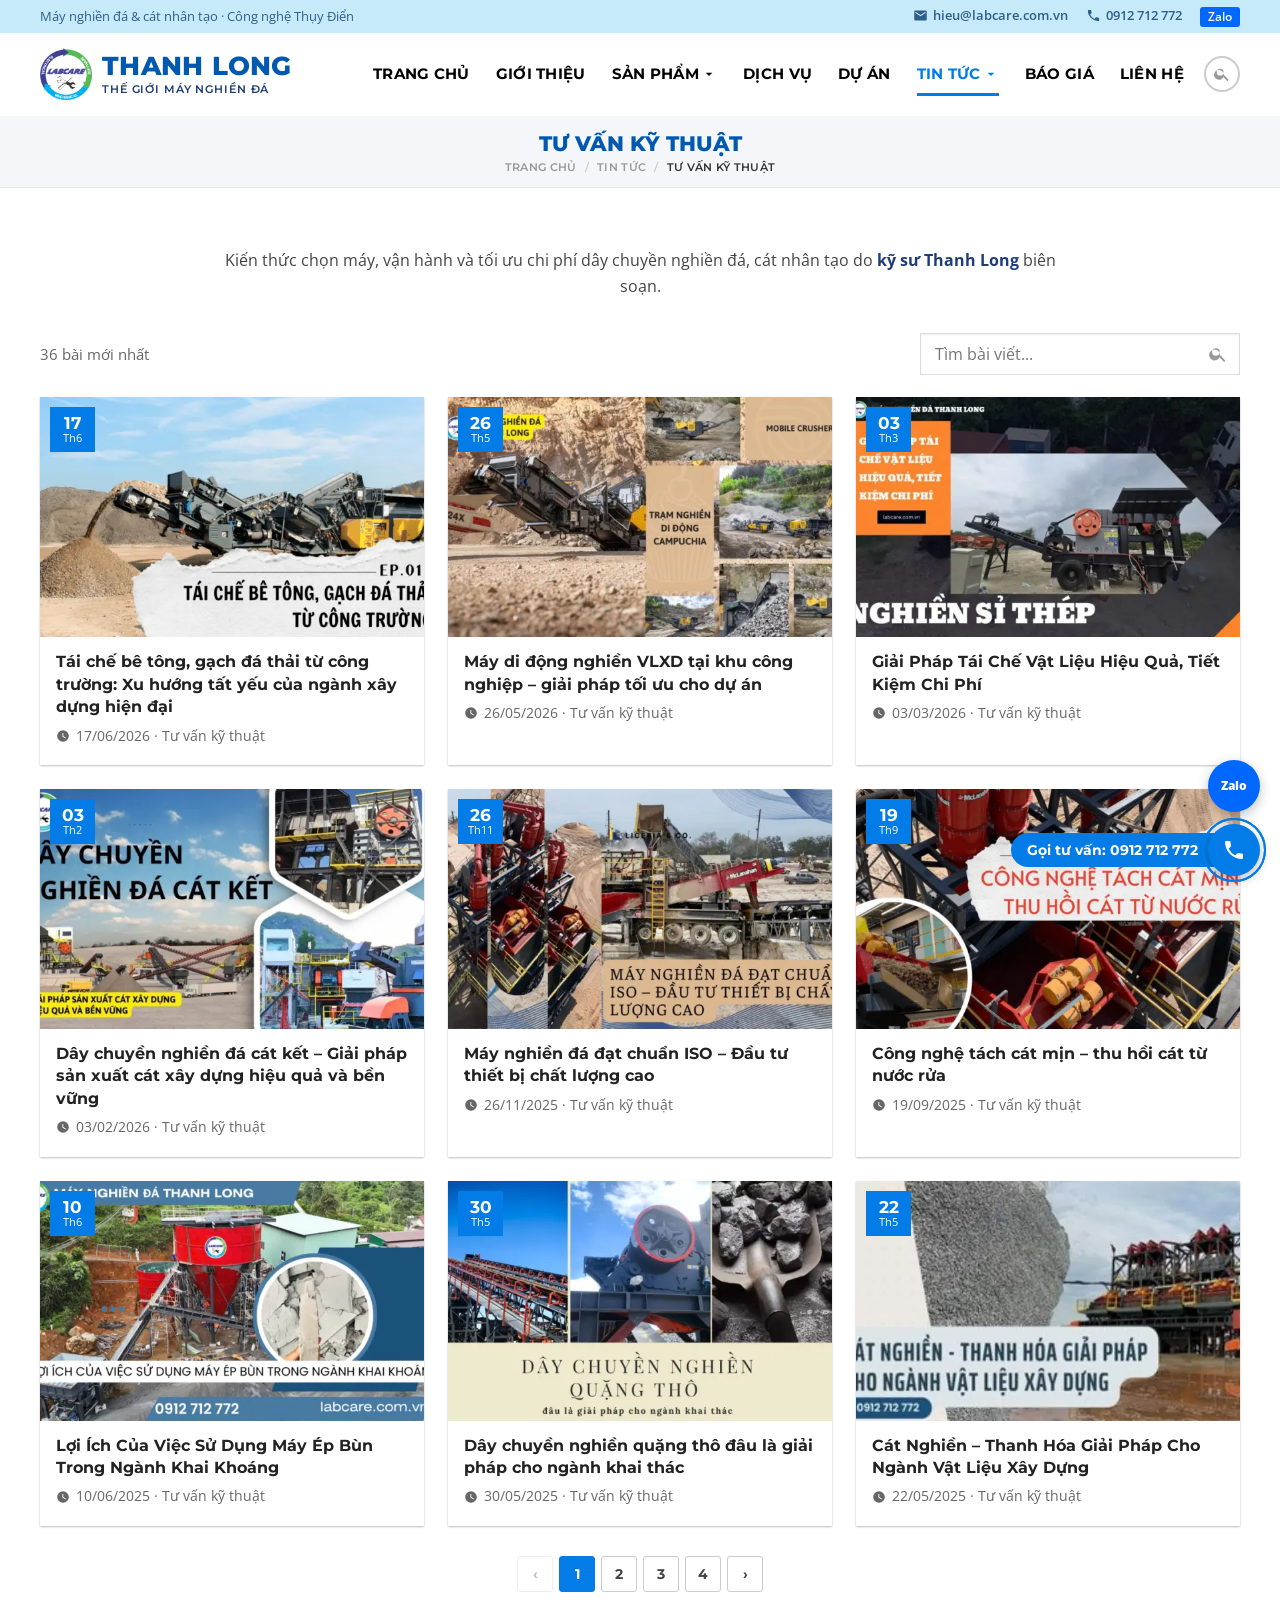
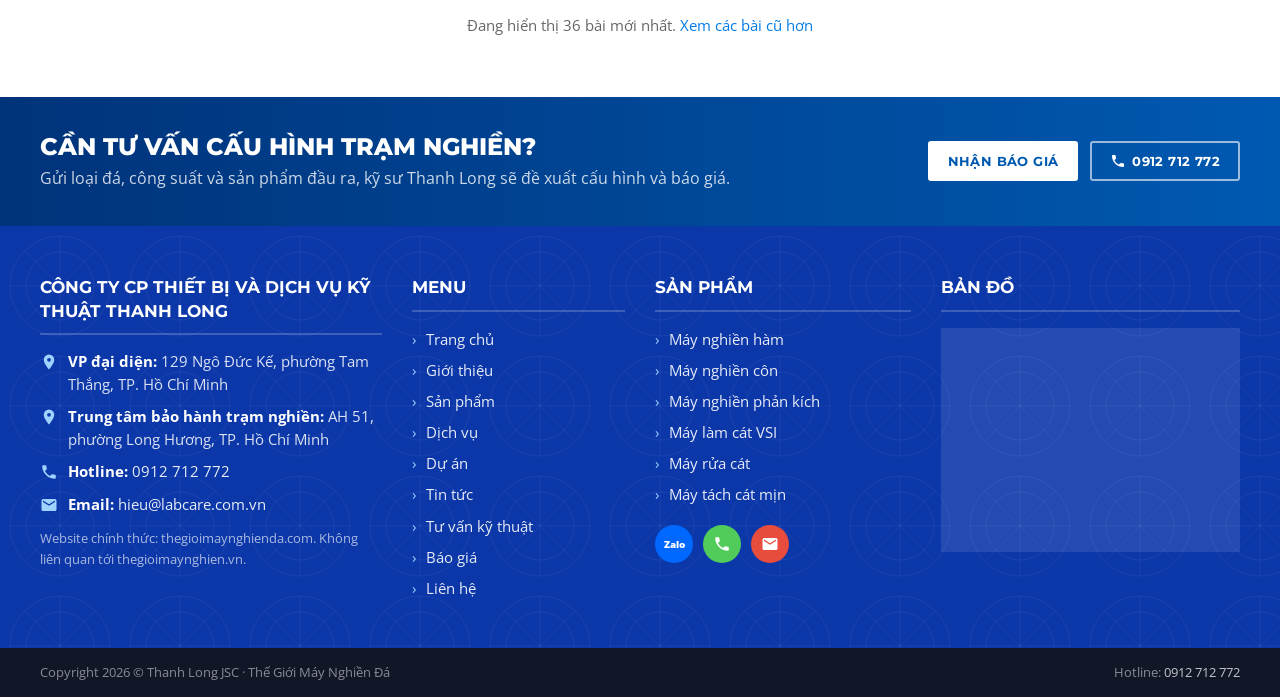
<file: category/tu-van-ky-thuat/index.html>
<!doctype html>
<html lang="vi">
<head>
  <meta charset="utf-8">
  <meta name="viewport" content="width=device-width, initial-scale=1">
  <title>Tư vấn kỹ thuật máy nghiền đá, máy làm cát, rửa cát | Thanh Long</title>
  <meta name="description" content="Bài tư vấn kỹ thuật của kỹ sư Thanh Long: chọn máy nghiền đá, dây chuyền cát nhân tạo, rửa cát, tách cát mịn, máy ép bùn.">
  <link rel="canonical" href="https://thegioimaynghienda.com/category/tu-van-ky-thuat/">
  <meta property="og:locale" content="vi_VN">
  <meta property="og:type" content="website">
  <meta property="og:site_name" content="Thế Giới Máy Nghiền Đá">
  <meta property="og:title" content="Tư vấn kỹ thuật máy nghiền đá, máy làm cát, rửa cát | Thanh Long">
  <meta property="og:description" content="Bài tư vấn kỹ thuật của kỹ sư Thanh Long: chọn máy nghiền đá, dây chuyền cát nhân tạo, rửa cát, tách cát mịn, máy ép bùn.">
  <meta property="og:image" content="../../assets/img/sandvik.webp">
  <meta name="theme-color" content="#0059b1">
  <link rel="icon" href="../../assets/img/logo.webp" type="image/webp">
  <link rel="preconnect" href="https://fonts.googleapis.com">
  <link rel="preconnect" href="https://fonts.gstatic.com" crossorigin>
  <link href="https://fonts.googleapis.com/css2?family=Montserrat:wght@500;600;700;800&family=Open+Sans:wght@400;600;700&display=swap" rel="stylesheet">
  <link rel="stylesheet" href="../../assets/css/style.css?v=20261019c">
  <script type="application/ld+json">
{
  "@context": "https://schema.org",
  "@graph": [
    {
      "@type": "BreadcrumbList",
      "itemListElement": [
        {
          "@type": "ListItem",
          "position": 1,
          "name": "Trang chủ",
          "item": "https://thegioimaynghienda.com/"
        },
        {
          "@type": "ListItem",
          "position": 2,
          "name": "Tin tức",
          "item": "https://thegioimaynghienda.com/category/tin-tuc/"
        },
        {
          "@type": "ListItem",
          "position": 3,
          "name": "Tư vấn kỹ thuật"
        }
      ]
    },
    {
      "@type": "CollectionPage",
      "url": "https://thegioimaynghienda.com/category/tu-van-ky-thuat/",
      "name": "Tư vấn kỹ thuật",
      "publisher": {
        "@id": "https://thegioimaynghienda.com/#org"
      },
      "mainEntity": {
        "@type": "ItemList",
        "itemListElement": [
          {
            "@type": "ListItem",
            "position": 1,
            "url": "https://thegioimaynghienda.com/tai-che-be-tong-gach-da-thai-tu-cong-truong-xu-huong-tat-yeu-cua-nganh-xay-dung-hien-dai/",
            "name": "Tái chế bê tông, gạch đá thải từ công trường: Xu hướng tất yếu của ngành xây dựng hiện đại"
          },
          {
            "@type": "ListItem",
            "position": 2,
            "url": "https://thegioimaynghienda.com/may-di-dong-nghien-vlxd-tai-khu-cong-nghiep-giai-phap-toi-uu-cho-du-an/",
            "name": "Máy di động nghiền VLXD tại khu công nghiệp – giải pháp tối ưu cho dự án"
          },
          {
            "@type": "ListItem",
            "position": 3,
            "url": "https://thegioimaynghienda.com/giai-phap-tai-che-vat-lieu-hieu-qua-tiet-kiem-chi-phi/",
            "name": "Giải Pháp Tái Chế Vật Liệu Hiệu Quả, Tiết Kiệm Chi Phí"
          },
          {
            "@type": "ListItem",
            "position": 4,
            "url": "https://thegioimaynghienda.com/day-chuyen-nghien-da-cat-ket-giai-phap-san-xuat-cat-xay-dung-hieu-qua-va-ben-vung/",
            "name": "Dây chuyền nghiền đá cát kết – Giải pháp sản xuất cát xây dựng hiệu quả và bền vững"
          },
          {
            "@type": "ListItem",
            "position": 5,
            "url": "https://thegioimaynghienda.com/may-nghien-da-dat-chuan-iso-dau-tu-thiet-bi-chat-luong-cao/",
            "name": "Máy nghiền đá đạt chuẩn ISO – Đầu tư thiết bị chất lượng cao"
          },
          {
            "@type": "ListItem",
            "position": 6,
            "url": "https://thegioimaynghienda.com/cong-nghe-tach-cat-min-thu-hoi-cat-tu-nuoc-rua/",
            "name": "Công nghệ tách cát mịn – thu hồi cát từ nước rửa"
          },
          {
            "@type": "ListItem",
            "position": 7,
            "url": "https://thegioimaynghienda.com/loi-ich-cua-viec-su-dung-may-ep-bun-trong-nganh-khai-khoang/",
            "name": "Lợi Ích Của Việc Sử Dụng Máy Ép Bùn Trong Ngành Khai Khoáng"
          },
          {
            "@type": "ListItem",
            "position": 8,
            "url": "https://thegioimaynghienda.com/day-chuyen-nghien-quang-tho-dau-la-giai-phap-cho-nganh-khai-thac/",
            "name": "Dây chuyền nghiền quặng thô đâu là giải pháp cho ngành khai thác"
          },
          {
            "@type": "ListItem",
            "position": 9,
            "url": "https://thegioimaynghienda.com/cat-nghien-thanh-hoa-giai-phap-cho-nganh-vat-lieu-xay-dung/",
            "name": "Cát Nghiền – Thanh Hóa Giải Pháp Cho Ngành Vật Liệu Xây Dựng"
          },
          {
            "@type": "ListItem",
            "position": 10,
            "url": "https://thegioimaynghienda.com/may-nghien-da-xay-dung-hieu-qua-cao-thanh-long/",
            "name": "Máy nghiền đá xây dựng hiệu quả cao – Giải pháp tối ưu cho công trình hiện đại"
          },
          {
            "@type": "ListItem",
            "position": 11,
            "url": "https://thegioimaynghienda.com/may-nghien-da-chia-khoa-trao-tay-giai-phap-toan-dien-cho-nha-dau-tu/",
            "name": "GIẢI PHÁP TOÀN DIỆN MÁY NGHIỀN ĐÁ CHÌA KHÓA TRAO TAY – CHO NHÀ ĐẦU TƯ KHAI THÁC ĐÁ"
          },
          {
            "@type": "ListItem",
            "position": 12,
            "url": "https://thegioimaynghienda.com/cach-chon-may-nghien-da-xay-dung-phu-hop-tu-van-chuyen-gia-may-nghien-da-thanh-long/",
            "name": "Cách chọn máy nghiền đá xây dựng phù hợp – Tư vấn từ chuyên gia"
          },
          {
            "@type": "ListItem",
            "position": 13,
            "url": "https://thegioimaynghienda.com/may-nghien-da-cong-nghe-moi-hieu-qua/",
            "name": "Máy Nghiền Đá Công Nghệ Mới Có Thật Sự Như Lời Đồn?"
          },
          {
            "@type": "ListItem",
            "position": 14,
            "url": "https://thegioimaynghienda.com/giai-phap-toi-uu-cho-nganh-xay-dun/",
            "name": "Giải pháp tối ưu cho ngành công nghiệp xây dựng"
          },
          {
            "@type": "ListItem",
            "position": 15,
            "url": "https://thegioimaynghienda.com/gia-cat-xay-dung-tai-hue-giai-phap-nao-ben-vung/",
            "name": "Giá cát xây dựng tại Huế – Giải pháp nào bền vững??"
          },
          {
            "@type": "ListItem",
            "position": 16,
            "url": "https://thegioimaynghienda.com/may-nghien-bua-trong-day-chuyen-nghien-da-xay-dung/",
            "name": "MÁY NGHIỀN BÚA TRONG DÂY CHUYỀN NGHIỀN ĐÁ XÂY DỰNG"
          },
          {
            "@type": "ListItem",
            "position": 17,
            "url": "https://thegioimaynghienda.com/loi-ich-cua-viec-su-dung-may-nghien-da-trong-xay-dung/",
            "name": "LỢI ÍCH CỦA VIỆC SỬ DỤNG MÁY NGHIỀN ĐÁ"
          },
          {
            "@type": "ListItem",
            "position": 18,
            "url": "https://thegioimaynghienda.com/day-chuyen-nghien-da-xay-dung-tai-ba-ria-vung-tau-hien-dai-va-hieu-qua/",
            "name": "Dây chuyền nghiền đá xây dựng tại Bà Rịa – Vũng Tàu"
          },
          {
            "@type": "ListItem",
            "position": 19,
            "url": "https://thegioimaynghienda.com/vat-lieu-xay-dung-tai-da-lat/",
            "name": "VẬT LIỆU XÂY DỰNG TẠI ĐÀ LẠT"
          },
          {
            "@type": "ListItem",
            "position": 20,
            "url": "https://thegioimaynghienda.com/may-rua-cat-doi-tai-hai-duong/",
            "name": "MÁY RỬA CÁT ĐỒI TẠI HẢI DƯƠNG"
          },
          {
            "@type": "ListItem",
            "position": 21,
            "url": "https://thegioimaynghienda.com/bao-gia-da-4x6-canh-tranh-o-ba-ria-vung-tau/",
            "name": "Báo giá đá 4×6 cạnh tranh ở Bà Rịa Vũng tàu"
          },
          {
            "@type": "ListItem",
            "position": 22,
            "url": "https://thegioimaynghienda.com/may-tach-cat-min-giai-phap-toi-uu-cho-nganh-xay-dung/",
            "name": "Máy tách cát mịn: Giải pháp tối ưu cho ngành xây dựng"
          },
          {
            "@type": "ListItem",
            "position": 23,
            "url": "https://thegioimaynghienda.com/day-chuyen-nghien-da-tai-lam-dong-tiem-nang-va-thach-thuc/",
            "name": "Dây chuyền nghiền đá tại Lâm Đồng: Tiềm năng và thách thức"
          },
          {
            "@type": "ListItem",
            "position": 24,
            "url": "https://thegioimaynghienda.com/cat-nhan-tao-trong-cac-cong-trinh-cau-duong/",
            "name": "CÁT NHÂN TẠO TRONG CÁC CÔNG TRÌNH CẦU ĐƯỜNG"
          },
          {
            "@type": "ListItem",
            "position": 25,
            "url": "https://thegioimaynghienda.com/vat-lieu-xay-dung-ba-ria-vung-tau-giua-con-khat-va-bai-toan-khai-thac-hieu-qua/",
            "name": "Giữa “cơn khát” VLXD và bài toán khai thác hiệu quả"
          },
          {
            "@type": "ListItem",
            "position": 26,
            "url": "https://thegioimaynghienda.com/da-xay-dung-phuc-vu-san-bay-long-thanh-dau-la-giai-phap-phu-hop/",
            "name": "Đá xây dựng phục vụ sân bay Long Thành – ĐÂU LÀ GIẢI PHÁP PHÙ HỢP??"
          },
          {
            "@type": "ListItem",
            "position": 27,
            "url": "https://thegioimaynghienda.com/may-nghien-than-da-trai-tim-cua-nganh-cong-nghiep-than/",
            "name": "Máy nghiền than đá – Trái tim của ngành công nghiệp than"
          },
          {
            "@type": "ListItem",
            "position": 28,
            "url": "https://thegioimaynghienda.com/day-chuyen-may-rua-cat/",
            "name": "DÂY CHUYỀN MÁY RỬA CÁT"
          },
          {
            "@type": "ListItem",
            "position": 29,
            "url": "https://thegioimaynghienda.com/cat-nhan-tao-giai-phap-thay-the-cat-tu-nhien-trong-tuong-lai/",
            "name": "CÁT NHÂN TẠO GIẢI PHÁP THAY THẾ CÁT TRONG TƯƠNG LAI"
          },
          {
            "@type": "ListItem",
            "position": 30,
            "url": "https://thegioimaynghienda.com/day-chuyen-nghien-cat-nhan-tao-tu-soi-song/",
            "name": "DÂY CHUYỀN NGHIỀN CÁT NHÂN TẠO TỪ SỎI SÔNG"
          },
          {
            "@type": "ListItem",
            "position": 31,
            "url": "https://thegioimaynghienda.com/may-nghie-roller-va-uu-diem-cua-may-nghien-roller/",
            "name": "MÁY NGHIỀ ROLLER VÀ ƯU ĐIỂM CỦA MÁY NGHIỀN ROLLER"
          },
          {
            "@type": "ListItem",
            "position": 32,
            "url": "https://thegioimaynghienda.com/may-nghien-da-mini-giai-phap-toi-uu-cho-nhu-cau-nghien-da-nho-gon/",
            "name": "Giải pháp tối ưu cho nhu cầu nghiền đá nhỏ gọn"
          },
          {
            "@type": "ListItem",
            "position": 33,
            "url": "https://thegioimaynghienda.com/lap-may-nghien-da-cho-cao-toc-khanh-hoa-day-nhanh-tien-do-thi-cong/",
            "name": "Máy nghiền đá cho cao tốc Khánh Hòa: Đẩy nhanh tiến độ thi công"
          },
          {
            "@type": "ListItem",
            "position": 34,
            "url": "https://thegioimaynghienda.com/may-ep-bun-va-cac-giai-doan-cua-may-ep-bun/",
            "name": "MÁY ÉP BÙN VÀ CÁC GIAI ĐOẠN CỦA MÁY ÉP BÙN"
          },
          {
            "@type": "ListItem",
            "position": 35,
            "url": "https://thegioimaynghienda.com/may-nghien-phan-kich/",
            "name": "Máy nghiền phản kích"
          },
          {
            "@type": "ListItem",
            "position": 36,
            "url": "https://thegioimaynghienda.com/may-nghien-bua-thiet-bi-dung-trong-day-chuyen-nghien-da/",
            "name": "MÁY NGHIỀN BÚA THIẾT BỊ DÙNG TRONG DÂY CHUYỀN NGHIỀN ĐÁ"
          }
        ]
      }
    }
  ]
}
  </script>
</head>
<body id="top" data-page="tin-tuc">
  <!-- layout:header — sửa ở index.html rồi chạy: python3 tools/sync-layout.py -->
  <svg width="0" height="0" style="position:absolute" aria-hidden="true">
    <symbol id="i-phone" viewBox="0 0 24 24"><path d="M6.6 10.8a15.1 15.1 0 0 0 6.6 6.6l2.2-2.2a1 1 0 0 1 1-.25 11.4 11.4 0 0 0 3.6.57 1 1 0 0 1 1 1V20a1 1 0 0 1-1 1A17 17 0 0 1 3 4a1 1 0 0 1 1-1h3.5a1 1 0 0 1 1 1c0 1.25.2 2.45.57 3.57a1 1 0 0 1-.25 1z"/></symbol>
    <symbol id="i-mail" viewBox="0 0 24 24"><path d="M20 4H4a2 2 0 0 0-2 2v12a2 2 0 0 0 2 2h16a2 2 0 0 0 2-2V6a2 2 0 0 0-2-2zm0 4-8 5-8-5V6l8 5 8-5z"/></symbol>
    <symbol id="i-pin" viewBox="0 0 24 24"><path d="M12 2a7 7 0 0 0-7 7c0 5.25 7 13 7 13s7-7.75 7-13a7 7 0 0 0-7-7zm0 9.5A2.5 2.5 0 1 1 12 6.5a2.5 2.5 0 0 1 0 5z"/></symbol>
    <symbol id="i-search" viewBox="0 0 24 24"><path d="M15.5 14h-.8l-.3-.3A6.5 6.5 0 1 0 14 15.5l.3.3v.8l5 5 1.5-1.5zm-6 0A4.5 4.5 0 1 1 14 9.5 4.5 4.5 0 0 1 9.5 14z"/></symbol>
    <symbol id="i-down" viewBox="0 0 24 24"><path d="M7 10l5 5 5-5z"/></symbol>
    <symbol id="i-right" viewBox="0 0 24 24"><path d="M8.6 16.6 13.2 12 8.6 7.4 10 6l6 6-6 6z"/></symbol>
    <symbol id="i-left" viewBox="0 0 24 24"><path d="M15.4 16.6 10.8 12l4.6-4.6L14 6l-6 6 6 6z"/></symbol>
    <symbol id="i-check" viewBox="0 0 24 24"><path d="M12 2a10 10 0 1 0 10 10A10 10 0 0 0 12 2zm-2 15-5-5 1.4-1.4L10 14.2l7.6-7.6L19 8z"/></symbol>
    <symbol id="i-menu" viewBox="0 0 24 24"><path d="M3 6h18v2H3zm0 5h18v2H3zm0 5h18v2H3z"/></symbol>
    <symbol id="i-close" viewBox="0 0 24 24"><path d="M19 6.4 17.6 5 12 10.6 6.4 5 5 6.4 10.6 12 5 17.6 6.4 19 12 13.4 17.6 19 19 17.6 13.4 12z"/></symbol>
    <symbol id="i-up" viewBox="0 0 24 24"><path d="M7.4 15.4 12 10.8l4.6 4.6L18 14l-6-6-6 6z"/></symbol>
    <symbol id="i-plus" viewBox="0 0 24 24"><path d="M19 13h-6v6h-2v-6H5v-2h6V5h2v6h6z"/></symbol>
    <symbol id="i-gear" viewBox="0 0 24 24"><path d="M19.4 13a7.6 7.6 0 0 0 0-2l2.1-1.6-2-3.5-2.5 1a7.3 7.3 0 0 0-1.7-1L15 3h-4l-.4 2.9a7.3 7.3 0 0 0-1.7 1l-2.5-1-2 3.5L6.6 11a7.6 7.6 0 0 0 0 2l-2.1 1.6 2 3.5 2.5-1a7.3 7.3 0 0 0 1.7 1L11 21h4l.4-2.9a7.3 7.3 0 0 0 1.7-1l2.5 1 2-3.5zM13 15.5a3.5 3.5 0 1 1 3.5-3.5 3.5 3.5 0 0 1-3.5 3.5z"/></symbol>
    <symbol id="i-bolt" viewBox="0 0 24 24"><path d="M7 2v11h3v9l7-12h-4l4-8z"/></symbol>
    <symbol id="i-shield" viewBox="0 0 24 24"><path d="M12 1 3 5v6c0 5.6 3.8 10.7 9 12 5.2-1.3 9-6.4 9-12V5zm-2 16-4-4 1.4-1.4 2.6 2.6 6.6-6.6L18 9z"/></symbol>
    <symbol id="i-tool" viewBox="0 0 24 24"><path d="M22.7 19 13.6 9.9a6.4 6.4 0 0 0-1.5-6.9A6.6 6.6 0 0 0 4.7 1.7l4.4 4.4-3 3-4.4-4.4A6.6 6.6 0 0 0 3 12.1a6.4 6.4 0 0 0 6.9 1.5l9.1 9.1a1 1 0 0 0 1.4 0l2.3-2.3a1 1 0 0 0 0-1.4z"/></symbol>
    <symbol id="i-quote" viewBox="0 0 24 24"><path d="M6 17h3l2-4V7H5v6h3zm8 0h3l2-4V7h-6v6h3z"/></symbol>
    <symbol id="i-clock" viewBox="0 0 24 24"><path d="M12 2a10 10 0 1 0 10 10A10 10 0 0 0 12 2zm4.2 14.2L11 13V7h1.5v5.2l4.5 2.7z"/></symbol>
    <symbol id="i-doc" viewBox="0 0 24 24"><path d="M14 2H6a2 2 0 0 0-2 2v16a2 2 0 0 0 2 2h12a2 2 0 0 0 2-2V8zm-1 7V3.5L18.5 9zM8 13h8v2H8zm0 4h5v2H8z"/></symbol>
    <symbol id="i-users" viewBox="0 0 24 24"><path d="M16 11a3 3 0 1 0-3-3 3 3 0 0 0 3 3zm-8 0a3 3 0 1 0-3-3 3 3 0 0 0 3 3zm0 2c-2.3 0-7 1.2-7 3.5V19h14v-2.5C15 14.2 10.3 13 8 13zm8 0c-.3 0-.6 0-1 .1a4.2 4.2 0 0 1 2 3.4V19h6v-2.5c0-2.3-4.7-3.5-7-3.5z"/></symbol>
  </svg>

  <header class="header" id="header">
    <div class="topbar">
      <div class="container topbar__in">
        <p class="topbar__left">Máy nghiền đá &amp; cát nhân tạo · Công nghệ Thụy Điển</p>
        <ul class="topbar__right">
          <li><a href="mailto:hieu@labcare.com.vn"><svg class="ico"><use href="#i-mail"/></svg>hieu@labcare.com.vn</a></li>
          <li><a href="tel:0912712772"><svg class="ico"><use href="#i-phone"/></svg>0912 712 772</a></li>
          <li><a class="topbar__zalo" href="https://zalo.me/0912712772" rel="noopener">Zalo</a></li>
        </ul>
      </div>
    </div>

    <div class="header-wrapper" id="headerWrap">
      <div class="container masthead">
        <button class="nav-toggle" id="navToggle" aria-label="Mở menu" aria-expanded="false" aria-controls="offcanvas"><svg class="ico"><use href="#i-menu"/></svg></button>
        <a class="logo" href="../../" aria-label="Thanh Long JSC - Trang chủ">
          <img src="../../assets/img/logo.webp" alt="" width="52" height="51">
          <span class="logo__txt"><b>THANH LONG</b><small>Thế giới máy nghiền đá</small></span>
        </a>
        <nav class="nav" aria-label="Menu chính">
          <ul>
            <li><a data-nav="home" href="../../">Trang chủ</a></li>
            <li><a data-nav="gioithieu" href="../../gioithieu/">Giới thiệu</a></li>
            <li class="has-dropdown">
              <a data-nav="san-pham" href="../../san-pham/" aria-haspopup="true">Sản phẩm<svg class="ico ico--sm"><use href="#i-down"/></svg></a>
              <ul class="dropdown">
                <li><a href="../../san-pham/#may-nghien-da">Máy nghiền đá</a></li>
                <li><a href="../../san-pham/#cat-nhan-tao">Máy làm cát nhân tạo</a></li>
                <li><a href="../../san-pham/#rua-cat">Máy rửa cát, tách cát mịn</a></li>
                <li><a href="../../san-pham/#sang-tram">Sàng rung, trạm di động</a></li>
                <li><a href="../../san-pham/#tuyen-quang">Thiết bị tuyển quặng</a></li>
                <li><a href="../../san-pham/#day-chuyen">Dây chuyền theo công suất</a></li>
              </ul>
            </li>
            <li><a data-nav="dich-vu" href="../../dich-vu/">Dịch vụ</a></li>
            <li><a data-nav="du-an" href="../../category/du-an-cong-trinh/">Dự án</a></li>
            <li class="has-dropdown">
              <a data-nav="tin-tuc" href="../../category/tin-tuc/" aria-haspopup="true">Tin tức<svg class="ico ico--sm"><use href="#i-down"/></svg></a>
              <ul class="dropdown">
                <li><a href="../../category/tin-tuc/">Tin công ty</a></li>
                <li><a href="../../category/tu-van-ky-thuat/">Tư vấn kỹ thuật</a></li>
              </ul>
            </li>
            <li><a data-nav="bao-gia" href="../../bao-gia/">Báo giá</a></li>
            <li><a data-nav="lien-he" href="../../lien-he/">Liên hệ</a></li>
          </ul>
        </nav>
        <button class="search-btn" id="searchBtn" aria-label="Tìm kiếm" aria-expanded="false" aria-controls="searchBox"><svg class="ico"><use href="#i-search"/></svg></button>
        <form class="search-box" id="searchBox" role="search" action="https://thegioimaynghienda.com/" hidden>
          <input type="search" name="s" placeholder="Tìm máy, bài viết..." aria-label="Từ khóa tìm kiếm">
          <button type="submit" aria-label="Tìm"><svg class="ico"><use href="#i-search"/></svg></button>
        </form>
      </div>
    </div>
  </header>

  <div class="offcanvas" id="offcanvas" aria-hidden="true">
    <div class="offcanvas__bg" data-close></div>
    <div class="offcanvas__panel" role="dialog" aria-modal="true" aria-label="Menu">
      <button class="offcanvas__close" data-close aria-label="Đóng menu"><svg class="ico"><use href="#i-close"/></svg></button>
      <form class="offcanvas__search" role="search" action="https://thegioimaynghienda.com/">
        <input type="search" name="s" placeholder="Tìm kiếm..." aria-label="Từ khóa tìm kiếm">
        <button type="submit" aria-label="Tìm"><svg class="ico"><use href="#i-search"/></svg></button>
      </form>
      <ul class="mnav">
        <li><a data-nav="home" href="../../">Trang chủ</a></li>
        <li><a data-nav="gioithieu" href="../../gioithieu/">Giới thiệu</a></li>
        <li class="mnav__sub">
          <a data-nav="san-pham" href="../../san-pham/">Sản phẩm</a>
          <button class="mnav__toggle" aria-expanded="false" aria-label="Mở danh mục sản phẩm"><svg class="ico"><use href="#i-down"/></svg></button>
          <ul>
            <li><a href="../../san-pham/#may-nghien-da">Máy nghiền đá</a></li>
            <li><a href="../../san-pham/#cat-nhan-tao">Máy làm cát nhân tạo</a></li>
            <li><a href="../../san-pham/#rua-cat">Máy rửa cát, tách cát mịn</a></li>
            <li><a href="../../san-pham/#sang-tram">Sàng rung, trạm di động</a></li>
            <li><a href="../../san-pham/#tuyen-quang">Thiết bị tuyển quặng</a></li>
          </ul>
        </li>
        <li><a data-nav="dich-vu" href="../../dich-vu/">Dịch vụ</a></li>
        <li><a data-nav="du-an" href="../../category/du-an-cong-trinh/">Dự án</a></li>
        <li class="mnav__sub">
          <a data-nav="tin-tuc" href="../../category/tin-tuc/">Tin tức</a>
          <button class="mnav__toggle" aria-expanded="false" aria-label="Mở danh mục tin tức"><svg class="ico"><use href="#i-down"/></svg></button>
          <ul>
            <li><a href="../../category/tin-tuc/">Tin công ty</a></li>
            <li><a href="../../category/tu-van-ky-thuat/">Tư vấn kỹ thuật</a></li>
          </ul>
        </li>
        <li><a data-nav="bao-gia" href="../../bao-gia/">Báo giá</a></li>
        <li><a data-nav="lien-he" href="../../lien-he/">Liên hệ</a></li>
      </ul>
      <a class="offcanvas__call" href="tel:0912712772"><svg class="ico"><use href="#i-phone"/></svg>0912 712 772</a>
    </div>
  </div>
  <!-- /layout:header -->

  <main id="main">
    <div class="page-title">
      <div class="container">
        <h1>Tư vấn kỹ thuật</h1>
        <ol class="crumbs" aria-label="Breadcrumb"><li><a href="../../">Trang chủ</a></li><li><a href="../../category/tin-tuc/">Tin tức</a></li><li><span aria-current="page">Tư vấn kỹ thuật</span></li></ol>
      </div>
    </div>
    <section class="section">
      <div class="container">
        <p class="intro reveal">Kiến thức chọn máy, vận hành và tối ưu chi phí dây chuyền nghiền đá, cát nhân tạo do <b>kỹ sư Thanh Long</b> biên soạn.</p>
        <div class="list-tools reveal">
          <p>36 bài mới nhất</p>
          <label class="list-search"><span class="sr-only">Tìm bài viết</span><input type="search" placeholder="Tìm bài viết..."><svg class="ico"><use href="#i-search"/></svg></label>
        </div>
        <div class="posts posts--3" data-list data-per="9">
          <a class="post reveal" href="https://thegioimaynghienda.com/tai-che-be-tong-gach-da-thai-tu-cong-truong-xu-huong-tat-yeu-cua-nganh-xay-dung-hien-dai/">
            <div class="post__img"><img src="../../assets/img/posts/4355.webp" alt="Tái chế bê tông, gạch đá thải từ công trường: Xu hướng tất yếu của ngành xây dựng hiện đại" width="640" height="400" loading="lazy"><span class="date"><b>17</b>Th6</span></div>
            <h3>Tái chế bê tông, gạch đá thải từ công trường: Xu hướng tất yếu của ngành xây dựng hiện đại</h3>
            <p class="post__meta"><svg class="ico"><use href="#i-clock"/></svg>17/06/2026 · Tư vấn kỹ thuật</p>
          </a>
          <a class="post reveal" href="https://thegioimaynghienda.com/may-di-dong-nghien-vlxd-tai-khu-cong-nghiep-giai-phap-toi-uu-cho-du-an/">
            <div class="post__img"><img src="../../assets/img/posts/4346.webp" alt="Máy di động nghiền VLXD tại khu công nghiệp – giải pháp tối ưu cho dự án" width="640" height="400" loading="lazy"><span class="date"><b>26</b>Th5</span></div>
            <h3>Máy di động nghiền VLXD tại khu công nghiệp – giải pháp tối ưu cho dự án</h3>
            <p class="post__meta"><svg class="ico"><use href="#i-clock"/></svg>26/05/2026 · Tư vấn kỹ thuật</p>
          </a>
          <a class="post reveal" href="https://thegioimaynghienda.com/giai-phap-tai-che-vat-lieu-hieu-qua-tiet-kiem-chi-phi/">
            <div class="post__img"><img src="../../assets/img/posts/4338.webp" alt="Giải Pháp Tái Chế Vật Liệu Hiệu Quả, Tiết Kiệm Chi Phí" width="640" height="400" loading="lazy"><span class="date"><b>03</b>Th3</span></div>
            <h3>Giải Pháp Tái Chế Vật Liệu Hiệu Quả, Tiết Kiệm Chi Phí</h3>
            <p class="post__meta"><svg class="ico"><use href="#i-clock"/></svg>03/03/2026 · Tư vấn kỹ thuật</p>
          </a>
          <a class="post reveal" href="https://thegioimaynghienda.com/day-chuyen-nghien-da-cat-ket-giai-phap-san-xuat-cat-xay-dung-hieu-qua-va-ben-vung/">
            <div class="post__img"><img src="../../assets/img/posts/4327.webp" alt="Dây chuyền nghiền đá cát kết – Giải pháp sản xuất cát xây dựng hiệu quả và bền vững" width="640" height="400" loading="lazy"><span class="date"><b>03</b>Th2</span></div>
            <h3>Dây chuyền nghiền đá cát kết – Giải pháp sản xuất cát xây dựng hiệu quả và bền vững</h3>
            <p class="post__meta"><svg class="ico"><use href="#i-clock"/></svg>03/02/2026 · Tư vấn kỹ thuật</p>
          </a>
          <a class="post reveal" href="https://thegioimaynghienda.com/may-nghien-da-dat-chuan-iso-dau-tu-thiet-bi-chat-luong-cao/">
            <div class="post__img"><img src="../../assets/img/posts/4322.webp" alt="Máy nghiền đá đạt chuẩn ISO – Đầu tư thiết bị chất lượng cao" width="640" height="400" loading="lazy"><span class="date"><b>26</b>Th11</span></div>
            <h3>Máy nghiền đá đạt chuẩn ISO – Đầu tư thiết bị chất lượng cao</h3>
            <p class="post__meta"><svg class="ico"><use href="#i-clock"/></svg>26/11/2025 · Tư vấn kỹ thuật</p>
          </a>
          <a class="post reveal" href="https://thegioimaynghienda.com/cong-nghe-tach-cat-min-thu-hoi-cat-tu-nuoc-rua/">
            <div class="post__img"><img src="../../assets/img/posts/4306.webp" alt="Công nghệ tách cát mịn – thu hồi cát từ nước rửa" width="640" height="400" loading="lazy"><span class="date"><b>19</b>Th9</span></div>
            <h3>Công nghệ tách cát mịn – thu hồi cát từ nước rửa</h3>
            <p class="post__meta"><svg class="ico"><use href="#i-clock"/></svg>19/09/2025 · Tư vấn kỹ thuật</p>
          </a>
          <a class="post reveal" href="https://thegioimaynghienda.com/loi-ich-cua-viec-su-dung-may-ep-bun-trong-nganh-khai-khoang/">
            <div class="post__img"><img src="../../assets/img/posts/4281.webp" alt="Lợi Ích Của Việc Sử Dụng Máy Ép Bùn Trong Ngành Khai Khoáng" width="640" height="400" loading="lazy"><span class="date"><b>10</b>Th6</span></div>
            <h3>Lợi Ích Của Việc Sử Dụng Máy Ép Bùn Trong Ngành Khai Khoáng</h3>
            <p class="post__meta"><svg class="ico"><use href="#i-clock"/></svg>10/06/2025 · Tư vấn kỹ thuật</p>
          </a>
          <a class="post reveal" href="https://thegioimaynghienda.com/day-chuyen-nghien-quang-tho-dau-la-giai-phap-cho-nganh-khai-thac/">
            <div class="post__img"><img src="../../assets/img/posts/4269.webp" alt="Dây chuyền nghiền quặng thô đâu là giải pháp cho ngành khai thác" width="640" height="400" loading="lazy"><span class="date"><b>30</b>Th5</span></div>
            <h3>Dây chuyền nghiền quặng thô đâu là giải pháp cho ngành khai thác</h3>
            <p class="post__meta"><svg class="ico"><use href="#i-clock"/></svg>30/05/2025 · Tư vấn kỹ thuật</p>
          </a>
          <a class="post reveal" href="https://thegioimaynghienda.com/cat-nghien-thanh-hoa-giai-phap-cho-nganh-vat-lieu-xay-dung/">
            <div class="post__img"><img src="../../assets/img/posts/4260.webp" alt="Cát Nghiền – Thanh Hóa Giải Pháp Cho Ngành Vật Liệu Xây Dựng" width="640" height="400" loading="lazy"><span class="date"><b>22</b>Th5</span></div>
            <h3>Cát Nghiền – Thanh Hóa Giải Pháp Cho Ngành Vật Liệu Xây Dựng</h3>
            <p class="post__meta"><svg class="ico"><use href="#i-clock"/></svg>22/05/2025 · Tư vấn kỹ thuật</p>
          </a>
          <a class="post reveal" href="https://thegioimaynghienda.com/may-nghien-da-xay-dung-hieu-qua-cao-thanh-long/">
            <div class="post__img"><img src="../../assets/img/posts/4254.webp" alt="Máy nghiền đá xây dựng hiệu quả cao – Giải pháp tối ưu cho công trình hiện đại" width="640" height="400" loading="lazy"><span class="date"><b>05</b>Th5</span></div>
            <h3>Máy nghiền đá xây dựng hiệu quả cao – Giải pháp tối ưu cho công trình hiện đại</h3>
            <p class="post__meta"><svg class="ico"><use href="#i-clock"/></svg>05/05/2025 · Tư vấn kỹ thuật</p>
          </a>
          <a class="post reveal" href="https://thegioimaynghienda.com/may-nghien-da-chia-khoa-trao-tay-giai-phap-toan-dien-cho-nha-dau-tu/">
            <div class="post__img"><img src="../../assets/img/posts/4250.webp" alt="GIẢI PHÁP TOÀN DIỆN MÁY NGHIỀN ĐÁ CHÌA KHÓA TRAO TAY – CHO NHÀ ĐẦU TƯ KHAI THÁC ĐÁ" width="640" height="400" loading="lazy"><span class="date"><b>17</b>Th4</span></div>
            <h3>GIẢI PHÁP TOÀN DIỆN MÁY NGHIỀN ĐÁ CHÌA KHÓA TRAO TAY – CHO NHÀ ĐẦU TƯ KHAI THÁC ĐÁ</h3>
            <p class="post__meta"><svg class="ico"><use href="#i-clock"/></svg>17/04/2025 · Tư vấn kỹ thuật</p>
          </a>
          <a class="post reveal" href="https://thegioimaynghienda.com/cach-chon-may-nghien-da-xay-dung-phu-hop-tu-van-chuyen-gia-may-nghien-da-thanh-long/">
            <div class="post__img"><img src="../../assets/img/posts/4237.webp" alt="Cách chọn máy nghiền đá xây dựng phù hợp – Tư vấn từ chuyên gia" width="640" height="400" loading="lazy"><span class="date"><b>08</b>Th4</span></div>
            <h3>Cách chọn máy nghiền đá xây dựng phù hợp – Tư vấn từ chuyên gia</h3>
            <p class="post__meta"><svg class="ico"><use href="#i-clock"/></svg>08/04/2025 · Tư vấn kỹ thuật</p>
          </a>
          <a class="post reveal" href="https://thegioimaynghienda.com/may-nghien-da-cong-nghe-moi-hieu-qua/">
            <div class="post__img"><img src="../../assets/img/posts/4225.webp" alt="Máy Nghiền Đá Công Nghệ Mới Có Thật Sự Như Lời Đồn?" width="640" height="400" loading="lazy"><span class="date"><b>25</b>Th3</span></div>
            <h3>Máy Nghiền Đá Công Nghệ Mới Có Thật Sự Như Lời Đồn?</h3>
            <p class="post__meta"><svg class="ico"><use href="#i-clock"/></svg>25/03/2025 · Tư vấn kỹ thuật</p>
          </a>
          <a class="post reveal" href="https://thegioimaynghienda.com/giai-phap-toi-uu-cho-nganh-xay-dun/">
            <div class="post__img"><img src="../../assets/img/posts/4219.webp" alt="Giải pháp tối ưu cho ngành công nghiệp xây dựng" width="640" height="400" loading="lazy"><span class="date"><b>14</b>Th3</span></div>
            <h3>Giải pháp tối ưu cho ngành công nghiệp xây dựng</h3>
            <p class="post__meta"><svg class="ico"><use href="#i-clock"/></svg>14/03/2025 · Tư vấn kỹ thuật</p>
          </a>
          <a class="post reveal" href="https://thegioimaynghienda.com/gia-cat-xay-dung-tai-hue-giai-phap-nao-ben-vung/">
            <div class="post__img"><img src="../../assets/img/posts/4201.webp" alt="Giá cát xây dựng tại Huế – Giải pháp nào bền vững??" width="640" height="400" loading="lazy"><span class="date"><b>30</b>Th12</span></div>
            <h3>Giá cát xây dựng tại Huế – Giải pháp nào bền vững??</h3>
            <p class="post__meta"><svg class="ico"><use href="#i-clock"/></svg>30/12/2024 · Tư vấn kỹ thuật</p>
          </a>
          <a class="post reveal" href="https://thegioimaynghienda.com/may-nghien-bua-trong-day-chuyen-nghien-da-xay-dung/">
            <div class="post__img"><img src="../../assets/img/posts/4056.webp" alt="MÁY NGHIỀN BÚA TRONG DÂY CHUYỀN NGHIỀN ĐÁ XÂY DỰNG" width="640" height="400" loading="lazy"><span class="date"><b>29</b>Th11</span></div>
            <h3>MÁY NGHIỀN BÚA TRONG DÂY CHUYỀN NGHIỀN ĐÁ XÂY DỰNG</h3>
            <p class="post__meta"><svg class="ico"><use href="#i-clock"/></svg>29/11/2024 · Tư vấn kỹ thuật</p>
          </a>
          <a class="post reveal" href="https://thegioimaynghienda.com/loi-ich-cua-viec-su-dung-may-nghien-da-trong-xay-dung/">
            <div class="post__img"><img src="../../assets/img/posts/4002.webp" alt="LỢI ÍCH CỦA VIỆC SỬ DỤNG MÁY NGHIỀN ĐÁ" width="640" height="400" loading="lazy"><span class="date"><b>22</b>Th10</span></div>
            <h3>LỢI ÍCH CỦA VIỆC SỬ DỤNG MÁY NGHIỀN ĐÁ</h3>
            <p class="post__meta"><svg class="ico"><use href="#i-clock"/></svg>22/10/2024 · Tư vấn kỹ thuật</p>
          </a>
          <a class="post reveal" href="https://thegioimaynghienda.com/day-chuyen-nghien-da-xay-dung-tai-ba-ria-vung-tau-hien-dai-va-hieu-qua/">
            <div class="post__img"><img src="../../assets/img/posts/3995.webp" alt="Dây chuyền nghiền đá xây dựng tại Bà Rịa – Vũng Tàu" width="640" height="400" loading="lazy"><span class="date"><b>11</b>Th10</span></div>
            <h3>Dây chuyền nghiền đá xây dựng tại Bà Rịa – Vũng Tàu</h3>
            <p class="post__meta"><svg class="ico"><use href="#i-clock"/></svg>11/10/2024 · Tư vấn kỹ thuật</p>
          </a>
          <a class="post reveal" href="https://thegioimaynghienda.com/vat-lieu-xay-dung-tai-da-lat/">
            <div class="post__img"><img src="../../assets/img/posts/3983.webp" alt="VẬT LIỆU XÂY DỰNG TẠI ĐÀ LẠT" width="640" height="400" loading="lazy"><span class="date"><b>16</b>Th8</span></div>
            <h3>VẬT LIỆU XÂY DỰNG TẠI ĐÀ LẠT</h3>
            <p class="post__meta"><svg class="ico"><use href="#i-clock"/></svg>16/08/2024 · Tư vấn kỹ thuật</p>
          </a>
          <a class="post reveal" href="https://thegioimaynghienda.com/may-rua-cat-doi-tai-hai-duong/">
            <div class="post__img"><img src="../../assets/img/posts/3980.webp" alt="MÁY RỬA CÁT ĐỒI TẠI HẢI DƯƠNG" width="640" height="400" loading="lazy"><span class="date"><b>13</b>Th8</span></div>
            <h3>MÁY RỬA CÁT ĐỒI TẠI HẢI DƯƠNG</h3>
            <p class="post__meta"><svg class="ico"><use href="#i-clock"/></svg>13/08/2024 · Tư vấn kỹ thuật</p>
          </a>
          <a class="post reveal" href="https://thegioimaynghienda.com/bao-gia-da-4x6-canh-tranh-o-ba-ria-vung-tau/">
            <div class="post__img"><img src="../../assets/img/posts/3971.webp" alt="Báo giá đá 4×6 cạnh tranh ở Bà Rịa Vũng tàu" width="640" height="400" loading="lazy"><span class="date"><b>07</b>Th8</span></div>
            <h3>Báo giá đá 4×6 cạnh tranh ở Bà Rịa Vũng tàu</h3>
            <p class="post__meta"><svg class="ico"><use href="#i-clock"/></svg>07/08/2024 · Tư vấn kỹ thuật</p>
          </a>
          <a class="post reveal" href="https://thegioimaynghienda.com/may-tach-cat-min-giai-phap-toi-uu-cho-nganh-xay-dung/">
            <div class="post__img"><img src="../../assets/img/posts/3958.webp" alt="Máy tách cát mịn: Giải pháp tối ưu cho ngành xây dựng" width="640" height="400" loading="lazy"><span class="date"><b>02</b>Th8</span></div>
            <h3>Máy tách cát mịn: Giải pháp tối ưu cho ngành xây dựng</h3>
            <p class="post__meta"><svg class="ico"><use href="#i-clock"/></svg>02/08/2024 · Tư vấn kỹ thuật</p>
          </a>
          <a class="post reveal" href="https://thegioimaynghienda.com/day-chuyen-nghien-da-tai-lam-dong-tiem-nang-va-thach-thuc/">
            <div class="post__img"><img src="../../assets/img/posts/3954.webp" alt="Dây chuyền nghiền đá tại Lâm Đồng: Tiềm năng và thách thức" width="640" height="400" loading="lazy"><span class="date"><b>26</b>Th7</span></div>
            <h3>Dây chuyền nghiền đá tại Lâm Đồng: Tiềm năng và thách thức</h3>
            <p class="post__meta"><svg class="ico"><use href="#i-clock"/></svg>26/07/2024 · Tư vấn kỹ thuật</p>
          </a>
          <a class="post reveal" href="https://thegioimaynghienda.com/cat-nhan-tao-trong-cac-cong-trinh-cau-duong/">
            <div class="post__img"><img src="../../assets/img/posts/3948.webp" alt="CÁT NHÂN TẠO TRONG CÁC CÔNG TRÌNH CẦU ĐƯỜNG" width="640" height="400" loading="lazy"><span class="date"><b>18</b>Th7</span></div>
            <h3>CÁT NHÂN TẠO TRONG CÁC CÔNG TRÌNH CẦU ĐƯỜNG</h3>
            <p class="post__meta"><svg class="ico"><use href="#i-clock"/></svg>18/07/2024 · Tư vấn kỹ thuật</p>
          </a>
          <a class="post reveal" href="https://thegioimaynghienda.com/vat-lieu-xay-dung-ba-ria-vung-tau-giua-con-khat-va-bai-toan-khai-thac-hieu-qua/">
            <div class="post__img"><img src="../../assets/img/posts/3943.webp" alt="Giữa “cơn khát” VLXD và bài toán khai thác hiệu quả" width="640" height="400" loading="lazy"><span class="date"><b>12</b>Th7</span></div>
            <h3>Giữa “cơn khát” VLXD và bài toán khai thác hiệu quả</h3>
            <p class="post__meta"><svg class="ico"><use href="#i-clock"/></svg>12/07/2024 · Tư vấn kỹ thuật</p>
          </a>
          <a class="post reveal" href="https://thegioimaynghienda.com/da-xay-dung-phuc-vu-san-bay-long-thanh-dau-la-giai-phap-phu-hop/">
            <div class="post__img"><img src="../../assets/img/posts/3933.webp" alt="Đá xây dựng phục vụ sân bay Long Thành – ĐÂU LÀ GIẢI PHÁP PHÙ HỢP??" width="640" height="400" loading="lazy"><span class="date"><b>27</b>Th6</span></div>
            <h3>Đá xây dựng phục vụ sân bay Long Thành – ĐÂU LÀ GIẢI PHÁP PHÙ HỢP??</h3>
            <p class="post__meta"><svg class="ico"><use href="#i-clock"/></svg>27/06/2024 · Tư vấn kỹ thuật</p>
          </a>
          <a class="post reveal" href="https://thegioimaynghienda.com/may-nghien-than-da-trai-tim-cua-nganh-cong-nghiep-than/">
            <div class="post__img"><img src="../../assets/img/posts/3919.webp" alt="Máy nghiền than đá – Trái tim của ngành công nghiệp than" width="640" height="400" loading="lazy"><span class="date"><b>29</b>Th5</span></div>
            <h3>Máy nghiền than đá – Trái tim của ngành công nghiệp than</h3>
            <p class="post__meta"><svg class="ico"><use href="#i-clock"/></svg>29/05/2024 · Tư vấn kỹ thuật</p>
          </a>
          <a class="post reveal" href="https://thegioimaynghienda.com/day-chuyen-may-rua-cat/">
            <div class="post__img"><img src="../../assets/img/posts/3909.webp" alt="DÂY CHUYỀN MÁY RỬA CÁT" width="640" height="400" loading="lazy"><span class="date"><b>23</b>Th5</span></div>
            <h3>DÂY CHUYỀN MÁY RỬA CÁT</h3>
            <p class="post__meta"><svg class="ico"><use href="#i-clock"/></svg>23/05/2024 · Tư vấn kỹ thuật</p>
          </a>
          <a class="post reveal" href="https://thegioimaynghienda.com/cat-nhan-tao-giai-phap-thay-the-cat-tu-nhien-trong-tuong-lai/">
            <div class="post__img"><img src="../../assets/img/posts/3901.webp" alt="CÁT NHÂN TẠO GIẢI PHÁP THAY THẾ CÁT TRONG TƯƠNG LAI" width="640" height="400" loading="lazy"><span class="date"><b>03</b>Th5</span></div>
            <h3>CÁT NHÂN TẠO GIẢI PHÁP THAY THẾ CÁT TRONG TƯƠNG LAI</h3>
            <p class="post__meta"><svg class="ico"><use href="#i-clock"/></svg>03/05/2024 · Tư vấn kỹ thuật</p>
          </a>
          <a class="post reveal" href="https://thegioimaynghienda.com/day-chuyen-nghien-cat-nhan-tao-tu-soi-song/">
            <div class="post__img"><img src="../../assets/img/posts/3894.webp" alt="DÂY CHUYỀN NGHIỀN CÁT NHÂN TẠO TỪ SỎI SÔNG" width="640" height="400" loading="lazy"><span class="date"><b>20</b>Th3</span></div>
            <h3>DÂY CHUYỀN NGHIỀN CÁT NHÂN TẠO TỪ SỎI SÔNG</h3>
            <p class="post__meta"><svg class="ico"><use href="#i-clock"/></svg>20/03/2024 · Tư vấn kỹ thuật</p>
          </a>
          <a class="post reveal" href="https://thegioimaynghienda.com/may-nghie-roller-va-uu-diem-cua-may-nghien-roller/">
            <div class="post__img"><img src="../../assets/img/posts/3885.webp" alt="MÁY NGHIỀ ROLLER VÀ ƯU ĐIỂM CỦA MÁY NGHIỀN ROLLER" width="640" height="400" loading="lazy"><span class="date"><b>12</b>Th3</span></div>
            <h3>MÁY NGHIỀ ROLLER VÀ ƯU ĐIỂM CỦA MÁY NGHIỀN ROLLER</h3>
            <p class="post__meta"><svg class="ico"><use href="#i-clock"/></svg>12/03/2024 · Tư vấn kỹ thuật</p>
          </a>
          <a class="post reveal" href="https://thegioimaynghienda.com/may-nghien-da-mini-giai-phap-toi-uu-cho-nhu-cau-nghien-da-nho-gon/">
            <div class="post__img"><img src="../../assets/img/posts/3881.webp" alt="Giải pháp tối ưu cho nhu cầu nghiền đá nhỏ gọn" width="640" height="400" loading="lazy"><span class="date"><b>23</b>Th2</span></div>
            <h3>Giải pháp tối ưu cho nhu cầu nghiền đá nhỏ gọn</h3>
            <p class="post__meta"><svg class="ico"><use href="#i-clock"/></svg>23/02/2024 · Tư vấn kỹ thuật</p>
          </a>
          <a class="post reveal" href="https://thegioimaynghienda.com/lap-may-nghien-da-cho-cao-toc-khanh-hoa-day-nhanh-tien-do-thi-cong/">
            <div class="post__img"><img src="../../assets/img/posts/3879.webp" alt="Máy nghiền đá cho cao tốc Khánh Hòa: Đẩy nhanh tiến độ thi công" width="640" height="400" loading="lazy"><span class="date"><b>31</b>Th1</span></div>
            <h3>Máy nghiền đá cho cao tốc Khánh Hòa: Đẩy nhanh tiến độ thi công</h3>
            <p class="post__meta"><svg class="ico"><use href="#i-clock"/></svg>31/01/2024 · Tư vấn kỹ thuật</p>
          </a>
          <a class="post reveal" href="https://thegioimaynghienda.com/may-ep-bun-va-cac-giai-doan-cua-may-ep-bun/">
            <div class="post__img"><img src="../../assets/img/posts/3871.webp" alt="MÁY ÉP BÙN VÀ CÁC GIAI ĐOẠN CỦA MÁY ÉP BÙN" width="640" height="400" loading="lazy"><span class="date"><b>30</b>Th1</span></div>
            <h3>MÁY ÉP BÙN VÀ CÁC GIAI ĐOẠN CỦA MÁY ÉP BÙN</h3>
            <p class="post__meta"><svg class="ico"><use href="#i-clock"/></svg>30/01/2024 · Tư vấn kỹ thuật</p>
          </a>
          <a class="post reveal" href="https://thegioimaynghienda.com/may-nghien-phan-kich/">
            <div class="post__img"><img src="../../assets/img/posts/3864.webp" alt="Máy nghiền phản kích" width="640" height="400" loading="lazy"><span class="date"><b>24</b>Th1</span></div>
            <h3>Máy nghiền phản kích</h3>
            <p class="post__meta"><svg class="ico"><use href="#i-clock"/></svg>24/01/2024 · Tư vấn kỹ thuật</p>
          </a>
          <a class="post reveal" href="https://thegioimaynghienda.com/may-nghien-bua-thiet-bi-dung-trong-day-chuyen-nghien-da/">
            <div class="post__img"><img src="../../assets/img/posts/3854.webp" alt="MÁY NGHIỀN BÚA THIẾT BỊ DÙNG TRONG DÂY CHUYỀN NGHIỀN ĐÁ" width="640" height="400" loading="lazy"><span class="date"><b>18</b>Th1</span></div>
            <h3>MÁY NGHIỀN BÚA THIẾT BỊ DÙNG TRONG DÂY CHUYỀN NGHIỀN ĐÁ</h3>
            <p class="post__meta"><svg class="ico"><use href="#i-clock"/></svg>18/01/2024 · Tư vấn kỹ thuật</p>
          </a>
        </div>
        <p class="list-empty" hidden>Không tìm thấy bài phù hợp. Thử từ khóa khác hoặc gọi 0912 712 772.</p>
        <nav class="pagination" aria-label="Phân trang"></nav>
        <p class="list-more reveal">Đang hiển thị 36 bài mới nhất. <a href="https://thegioimaynghienda.com/category/tu-van-ky-thuat/page/4/">Xem các bài cũ hơn</a></p>
      </div>
    </section>
    <section class="cta-band">
      <div class="container cta-band__in">
        <div>
          <h2>Cần tư vấn cấu hình trạm nghiền?</h2>
          <p>Gửi loại đá, công suất và sản phẩm đầu ra, kỹ sư Thanh Long sẽ đề xuất cấu hình và báo giá.</p>
        </div>
        <div class="cta-band__btns">
          <a class="button button--white" href="../../bao-gia/">Nhận báo giá</a>
          <a class="button button--ghost" href="tel:0912712772"><svg class="ico ico--sm"><use href="#i-phone"/></svg>0912 712 772</a>
        </div>
      </div>
    </section>
  </main>

  <!-- layout:footer — sửa ở index.html rồi chạy: python3 tools/sync-layout.py -->
  <footer class="footer">
    <div class="container footer__in">
      <div class="footer__col footer__col--wide">
        <h3 class="footer__title">Công ty CP Thiết bị và Dịch vụ Kỹ thuật Thanh Long</h3>
        <ul class="footer__info">
          <li><svg class="ico"><use href="#i-pin"/></svg><span><b>VP đại diện:</b> 129 Ngô Đức Kế, phường Tam Thắng, TP. Hồ Chí Minh</span></li>
          <li><svg class="ico"><use href="#i-pin"/></svg><span><b>Trung tâm bảo hành trạm nghiền:</b> AH 51, phường Long Hương, TP. Hồ Chí Minh</span></li>
          <li><svg class="ico"><use href="#i-phone"/></svg><span><b>Hotline:</b> <a href="tel:0912712772">0912 712 772</a></span></li>
          <li><svg class="ico"><use href="#i-mail"/></svg><span><b>Email:</b> <a href="mailto:hieu@labcare.com.vn">hieu@labcare.com.vn</a></span></li>
        </ul>
        <p class="footer__note">Website chính thức: thegioimaynghienda.com. Không liên quan tới thegioimaynghien.vn.</p>
      </div>
      <div class="footer__col">
        <h3 class="footer__title">Menu</h3>
        <ul class="footer__links">
          <li><a href="../../">Trang chủ</a></li>
          <li><a href="../../gioithieu/">Giới thiệu</a></li>
          <li><a href="../../san-pham/">Sản phẩm</a></li>
          <li><a href="../../dich-vu/">Dịch vụ</a></li>
          <li><a href="../../category/du-an-cong-trinh/">Dự án</a></li>
          <li><a href="../../category/tin-tuc/">Tin tức</a></li>
          <li><a href="../../category/tu-van-ky-thuat/">Tư vấn kỹ thuật</a></li>
          <li><a href="../../bao-gia/">Báo giá</a></li>
          <li><a href="../../lien-he/">Liên hệ</a></li>
        </ul>
      </div>
      <div class="footer__col">
        <h3 class="footer__title">Sản phẩm</h3>
        <ul class="footer__links">
          <li><a href="../../san-pham/#may-nghien-da">Máy nghiền hàm</a></li>
          <li><a href="../../san-pham/#may-nghien-da">Máy nghiền côn</a></li>
          <li><a href="../../san-pham/#may-nghien-da">Máy nghiền phản kích</a></li>
          <li><a href="../../san-pham/#cat-nhan-tao">Máy làm cát VSI</a></li>
          <li><a href="../../san-pham/#rua-cat">Máy rửa cát</a></li>
          <li><a href="../../san-pham/#rua-cat">Máy tách cát mịn</a></li>
        </ul>
        <div class="footer__social">
          <a href="https://zalo.me/0912712772" rel="noopener" aria-label="Zalo" class="soc soc--zalo">Zalo</a>
          <a href="tel:0912712772" aria-label="Gọi điện" class="soc soc--call"><svg class="ico"><use href="#i-phone"/></svg></a>
          <a href="mailto:hieu@labcare.com.vn" aria-label="Email" class="soc soc--mail"><svg class="ico"><use href="#i-mail"/></svg></a>
        </div>
      </div>
      <div class="footer__col">
        <h3 class="footer__title">Bản đồ</h3>
        <div class="footer__map">
          <iframe title="Bản đồ văn phòng Thanh Long" loading="lazy" referrerpolicy="no-referrer-when-downgrade" src="https://maps.google.com/maps?q=129%20Ng%C3%B4%20%C4%90%E1%BB%A9c%20K%E1%BA%BF%2C%20Tam%20Th%E1%BA%AFng%2C%20H%E1%BB%93%20Ch%C3%AD%20Minh&amp;z=15&amp;output=embed"></iframe>
        </div>
      </div>
    </div>
    <div class="footer__bottom">
      <div class="container footer__bottom-in">
        <p>Copyright 2026 © Thanh Long JSC · Thế Giới Máy Nghiền Đá</p>
        <p>Hotline: <a href="tel:0912712772">0912 712 772</a></p>
      </div>
    </div>
  </footer>

  <div class="float">
    <a class="float__btn float__btn--zalo" href="https://zalo.me/0912712772" rel="noopener" aria-label="Nhắn Zalo">Zalo</a>
    <a class="float__btn float__btn--call" href="tel:0912712772" aria-label="Gọi 0912 712 772"><svg class="ico"><use href="#i-phone"/></svg></a>
    <span class="float__label">Gọi tư vấn: 0912 712 772</span>
  </div>
  <a class="to-top" id="toTop" href="#top" aria-label="Lên đầu trang"><svg class="ico"><use href="#i-up"/></svg></a>
  <nav class="mbar" aria-label="Liên hệ nhanh">
    <a href="tel:0912712772"><svg class="ico"><use href="#i-phone"/></svg>Gọi điện</a>
    <a href="https://zalo.me/0912712772" rel="noopener"><span class="mbar__zalo">Zalo</span>Nhắn Zalo</a>
    <a href="../../bao-gia/" class="mbar__quote">Báo giá</a>
  </nav>
  <!-- /layout:footer -->

  <script src="../../assets/js/main.js?v=20261019c" defer></script>
</body>
</html>
</file>
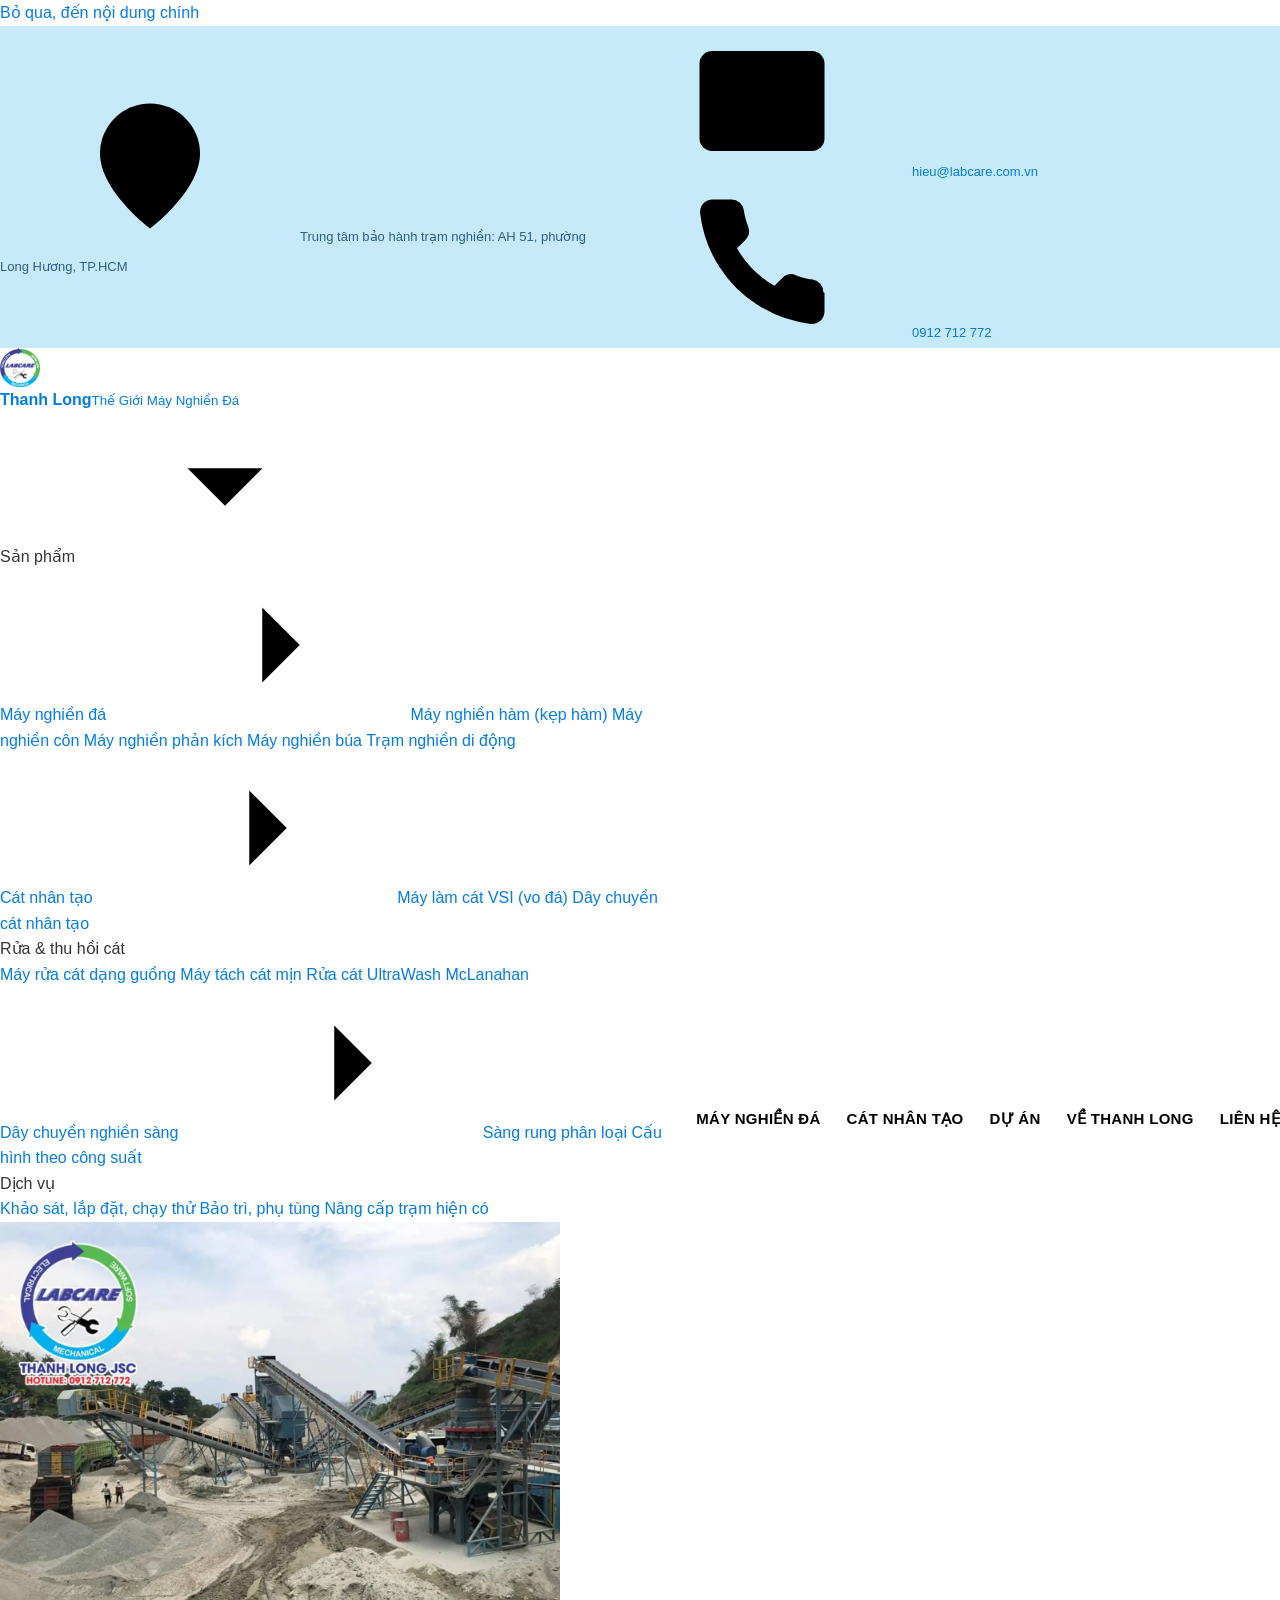
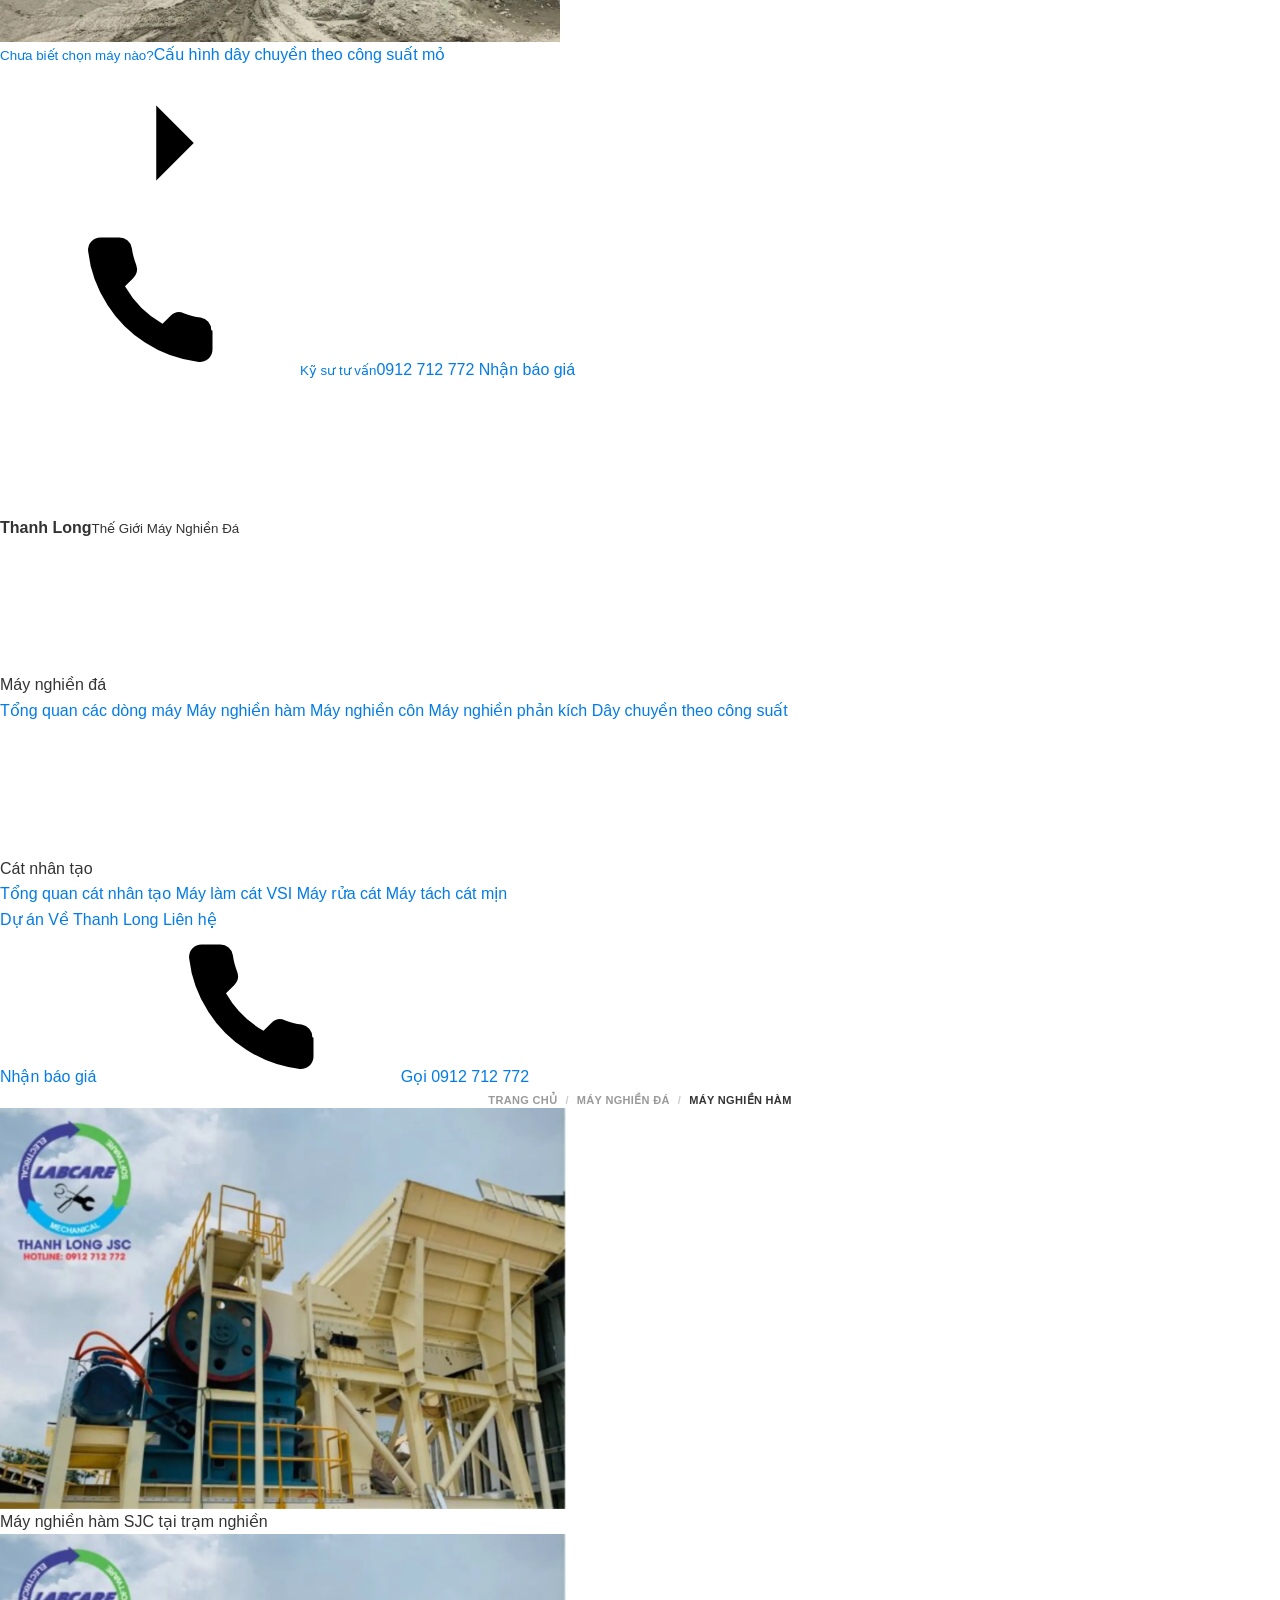
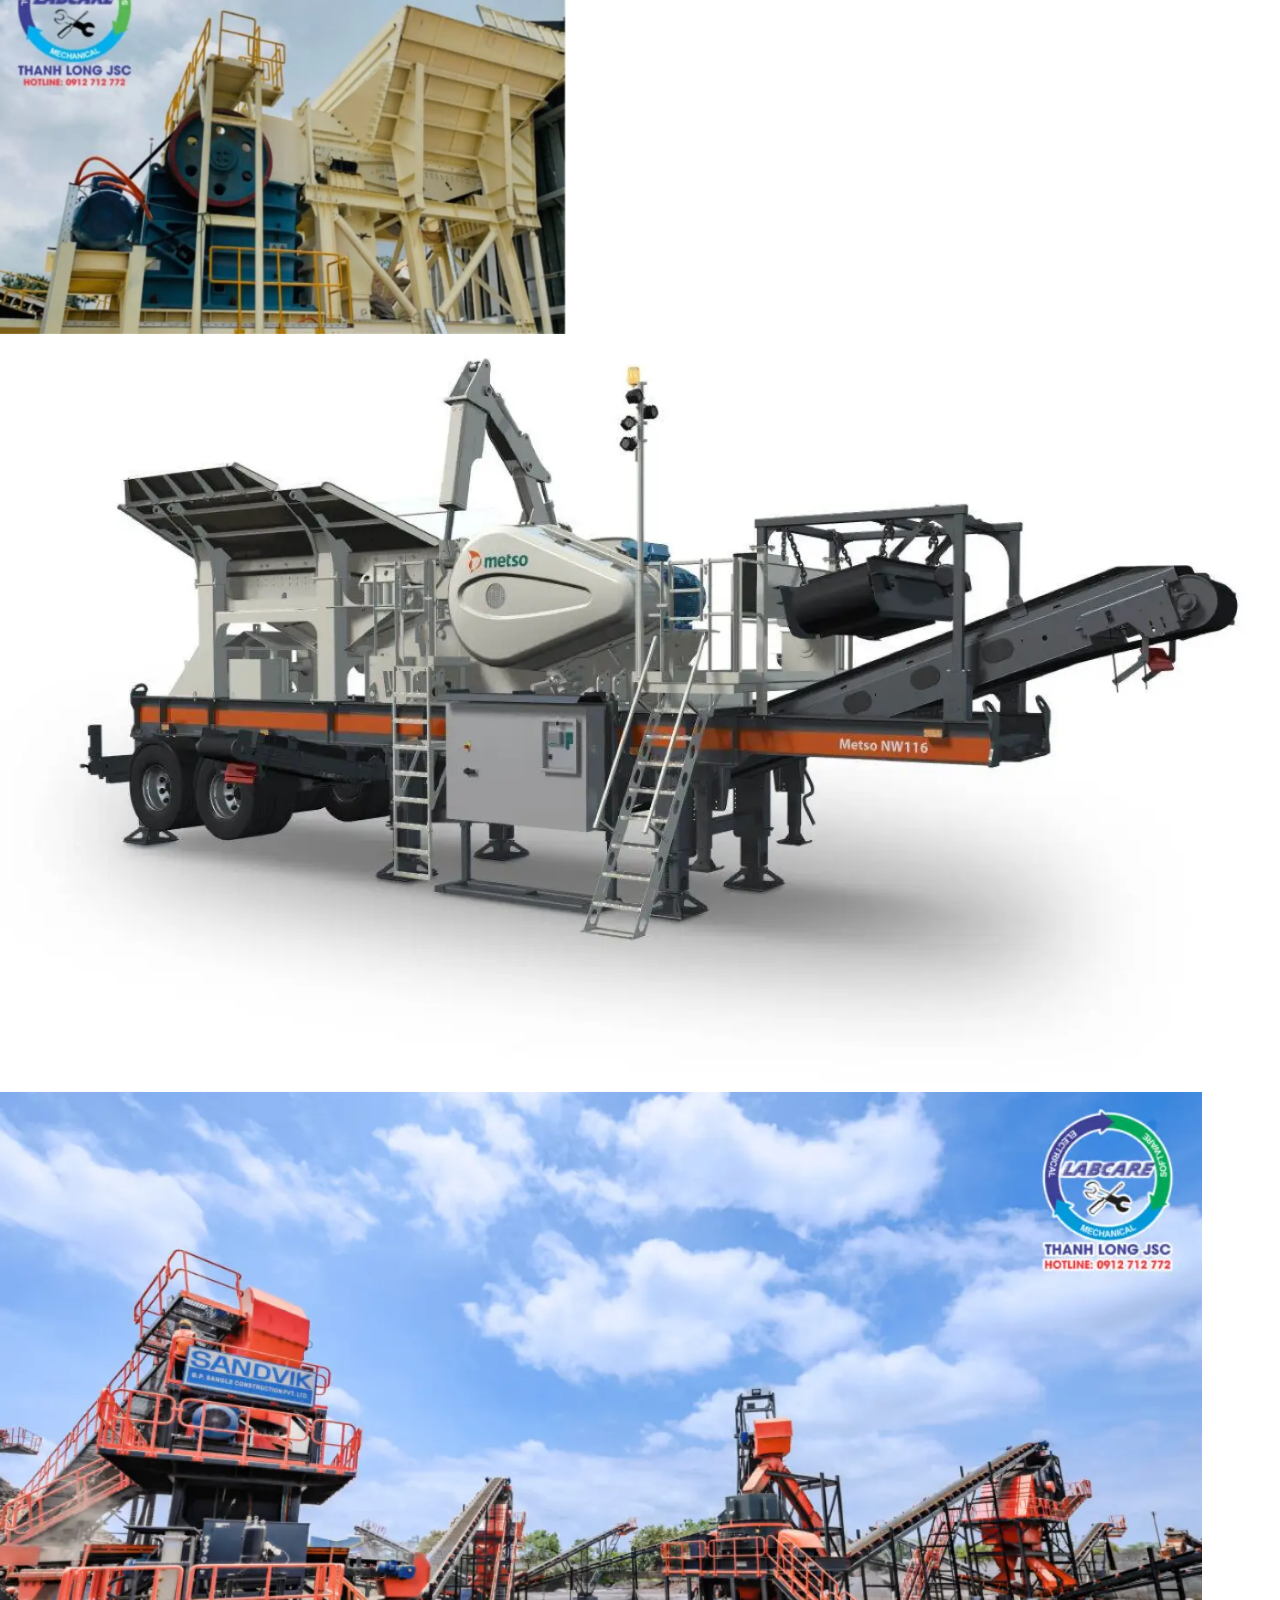
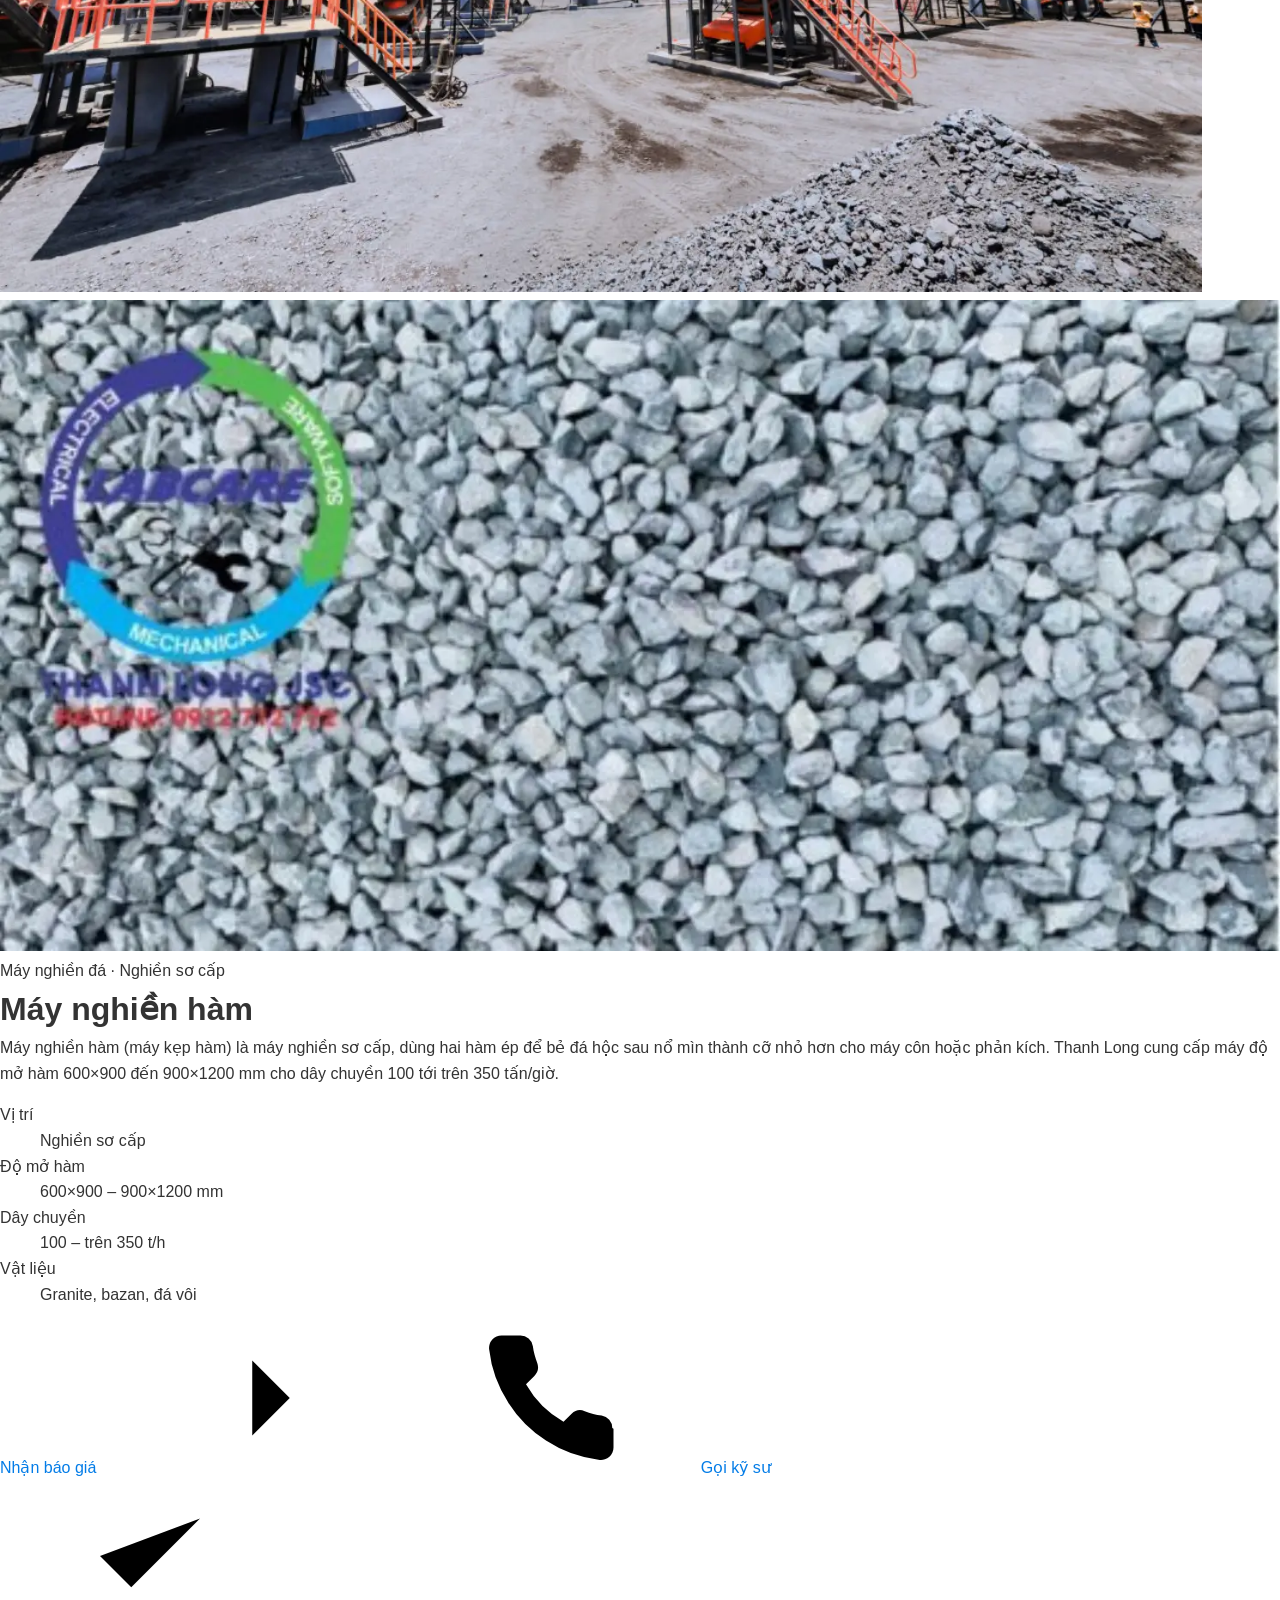
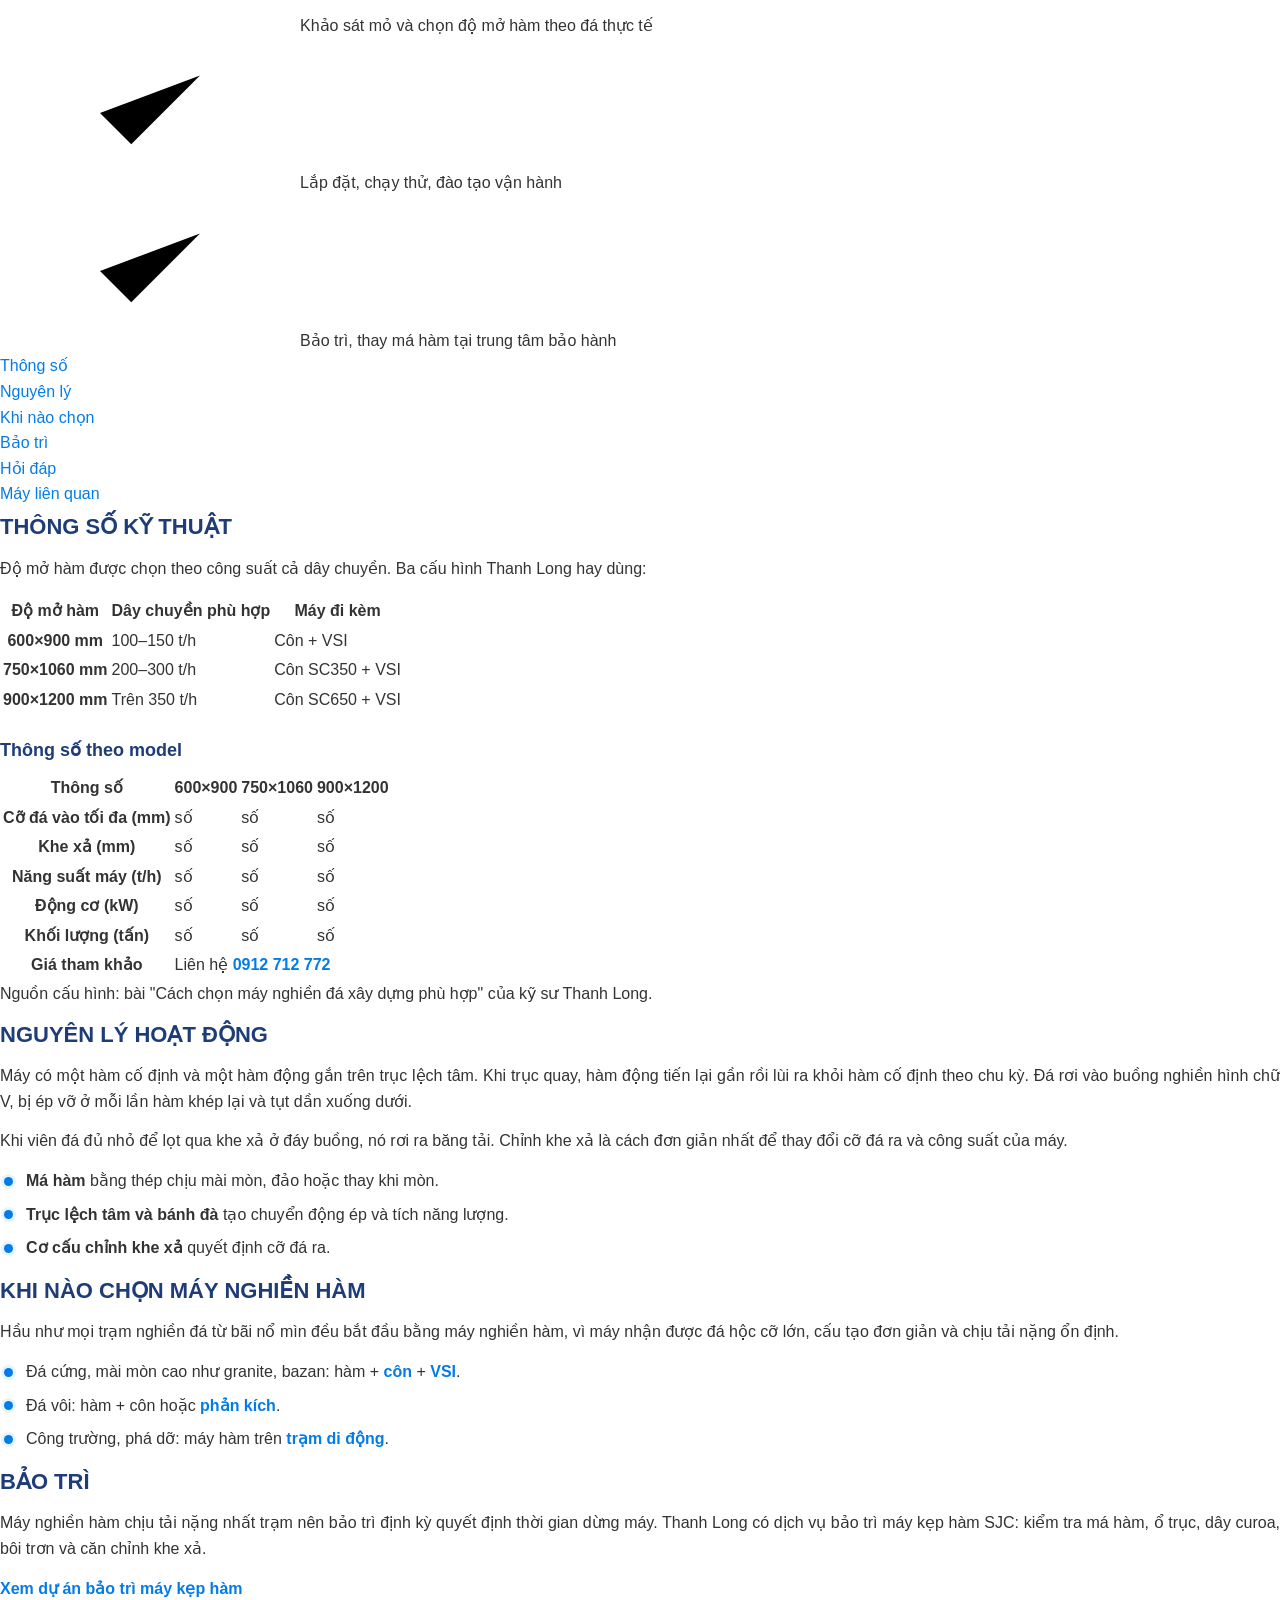
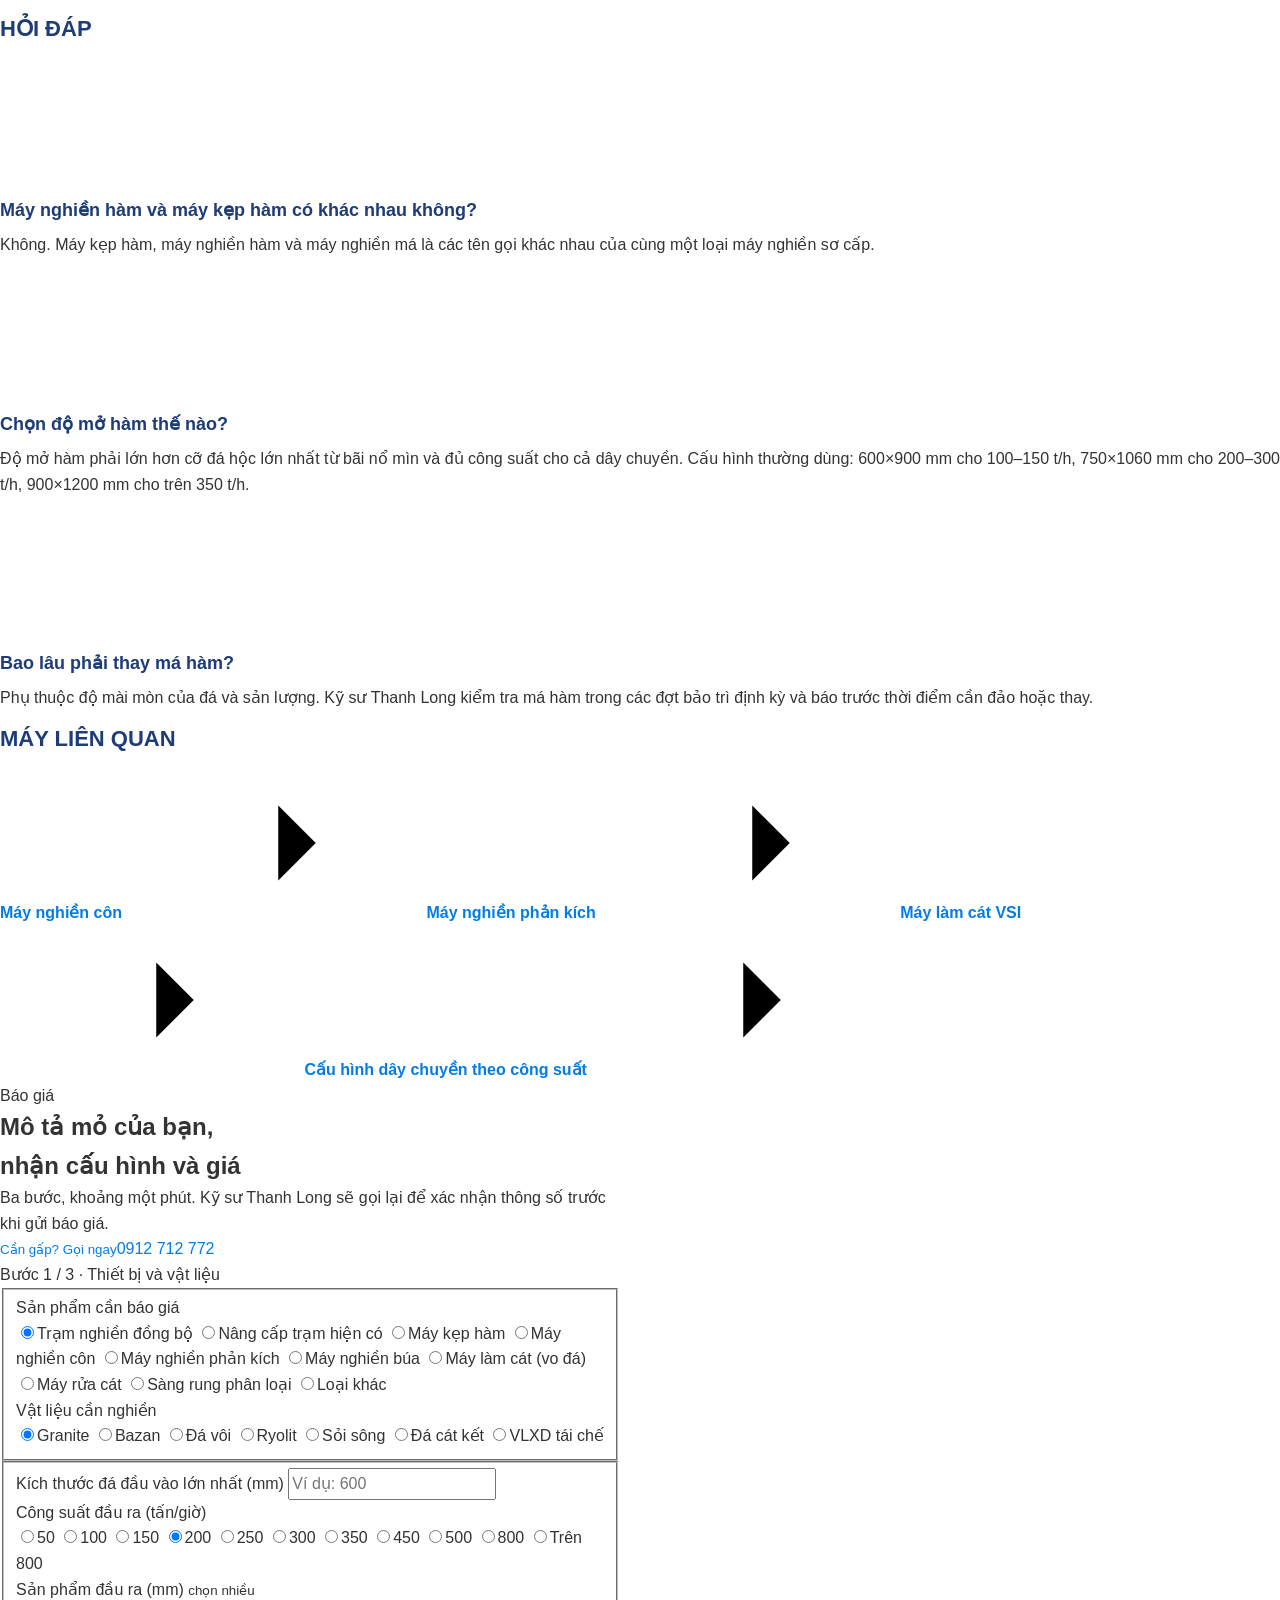
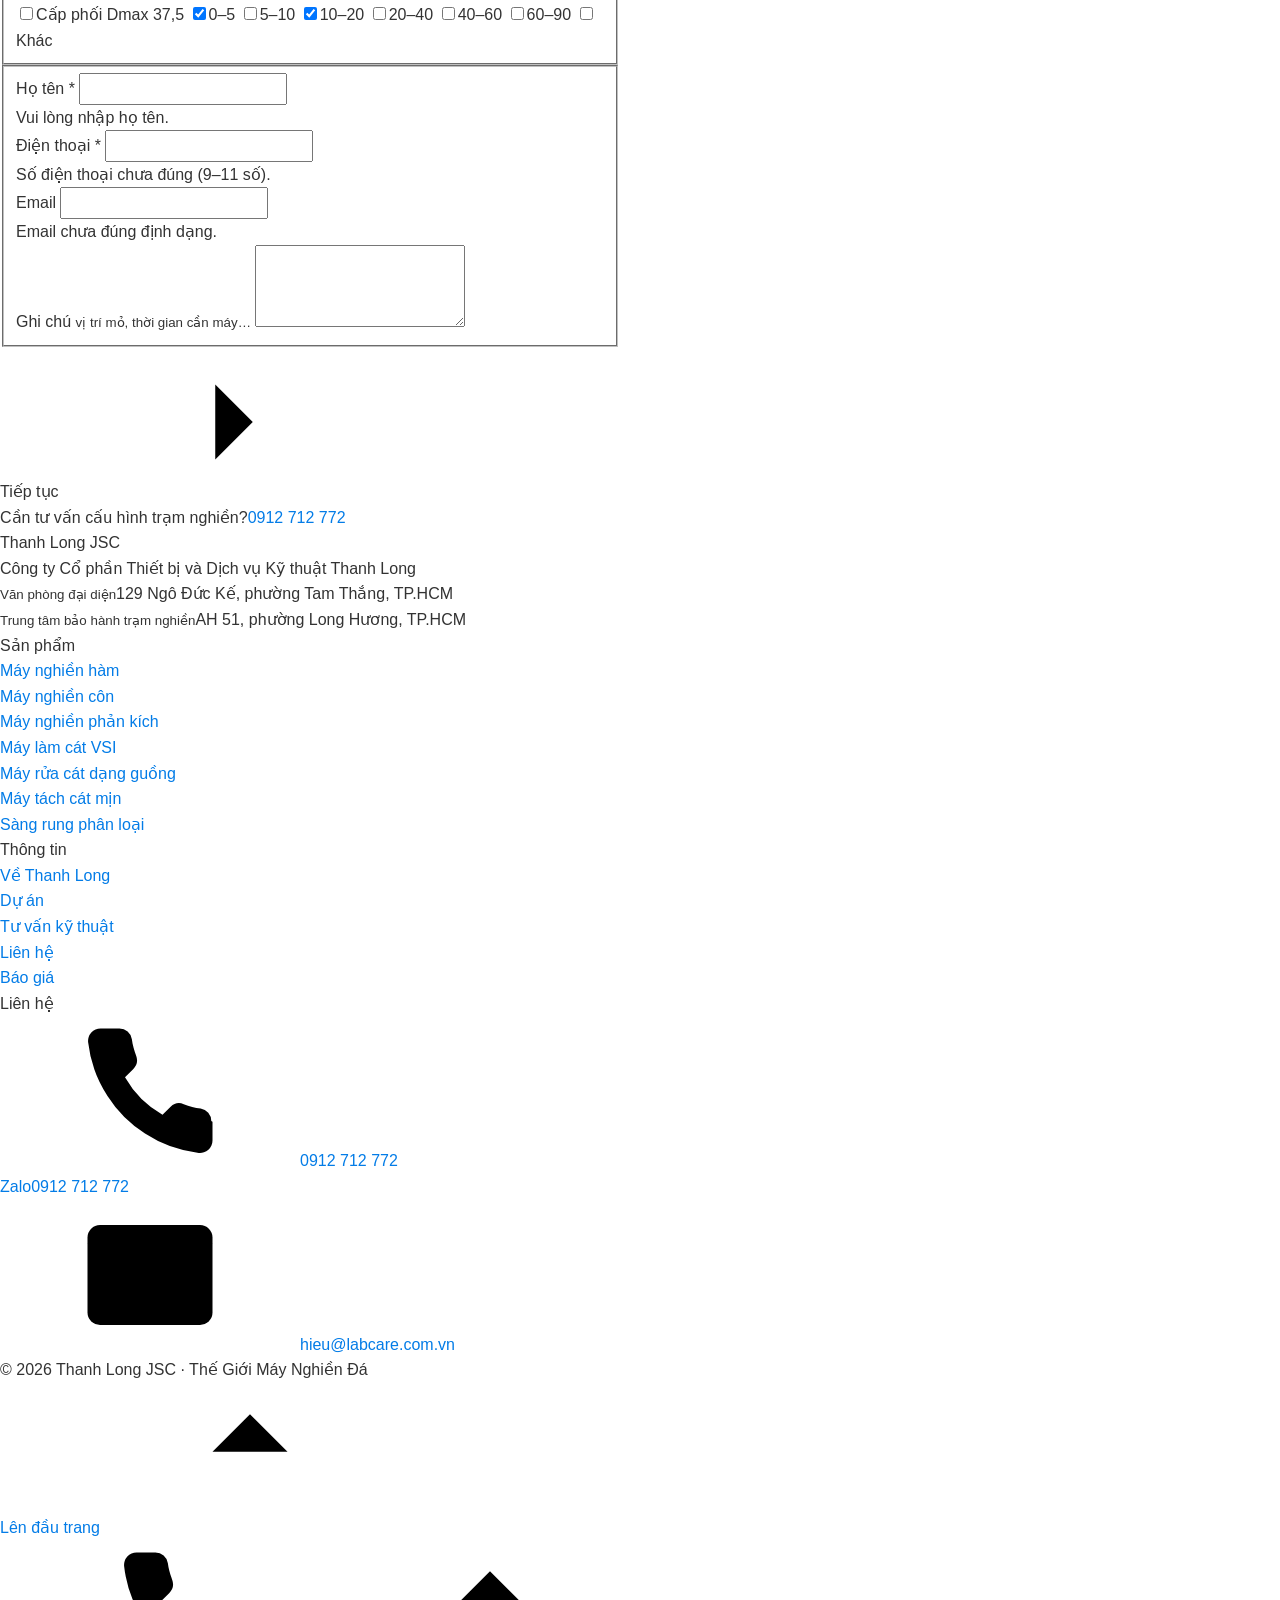
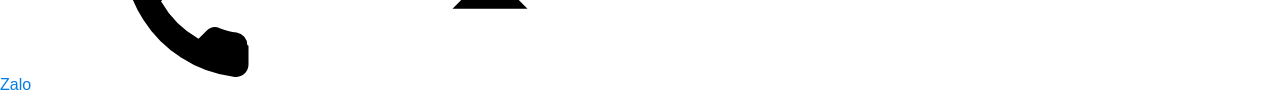
<file: may-nghien-da/may-nghien-ham/index.html>
<!doctype html>
<html lang="vi">
<head>
  <meta charset="utf-8">
  <meta name="viewport" content="width=device-width, initial-scale=1">
  <title>Máy nghiền hàm (kẹp hàm) độ mở 600×900 – 900×1200 mm | Thanh Long</title>
  <meta name="description" content="Máy nghiền hàm nghiền sơ cấp đá granite, bazan, đá vôi cho dây chuyền 100 tới trên 350 tấn/giờ. Độ mở hàm 600×900, 750×1060, 900×1200 mm. Báo giá: 0912 712 772.">
  <link rel="canonical" href="https://thegioimaynghienda.com/may-nghien-da/may-nghien-ham/">
  <meta property="og:locale" content="vi_VN">
  <meta property="og:type" content="product">
  <meta property="og:title" content="Máy nghiền hàm | Thanh Long JSC">
  <meta property="og:image" content="../../assets/img/du-an-bao-tri.webp">
  <meta name="theme-color" content="#15171a">
  <link rel="icon" href="../../assets/img/logo.webp" type="image/webp">
  <link rel="preconnect" href="https://fonts.googleapis.com">
  <link rel="preconnect" href="https://fonts.gstatic.com" crossorigin>
  <link href="https://fonts.googleapis.com/css2?family=Archivo:wdth,wght@62..125,500..800&family=Be+Vietnam+Pro:wght@400;500;600&family=JetBrains+Mono:wght@500&display=swap" rel="stylesheet">
  <link rel="stylesheet" href="../../assets/css/style.css">
  <script type="application/ld+json">
  {
    "@context": "https://schema.org",
    "@graph": [
      {
        "@type": "Product",
        "name": "Máy nghiền hàm (máy kẹp hàm)",
        "description": "Máy nghiền sơ cấp dùng hai hàm ép để bẻ đá hộc sau nổ mìn, cho dây chuyền nghiền đá 100 tới trên 350 tấn/giờ.",
        "category": "Máy nghiền đá",
        "image": ["https://thegioimaynghienda.com/assets/img/du-an-bao-tri.webp", "https://thegioimaynghienda.com/assets/img/hero-plant.webp"],
        "url": "https://thegioimaynghienda.com/may-nghien-da/may-nghien-ham/",
        "manufacturer": {"@id": "https://thegioimaynghienda.com/#org"},
        "additionalProperty": [
          {"@type": "PropertyValue", "name": "Vị trí trong dây chuyền", "value": "Nghiền sơ cấp"},
          {"@type": "PropertyValue", "name": "Độ mở hàm", "value": "600×900 – 900×1200", "unitText": "mm"},
          {"@type": "PropertyValue", "name": "Dây chuyền phù hợp", "value": "100 – trên 350", "unitText": "tấn/giờ"}
        ]
      },
      {
        "@type": "BreadcrumbList",
        "itemListElement": [
          {"@type": "ListItem", "position": 1, "name": "Trang chủ", "item": "https://thegioimaynghienda.com/"},
          {"@type": "ListItem", "position": 2, "name": "Máy nghiền đá", "item": "https://thegioimaynghienda.com/may-nghien-da/"},
          {"@type": "ListItem", "position": 3, "name": "Máy nghiền hàm"}
        ]
      },
      {
        "@type": "FAQPage",
        "mainEntity": [
          {"@type": "Question", "name": "Máy nghiền hàm và máy kẹp hàm có khác nhau không?", "acceptedAnswer": {"@type": "Answer", "text": "Không. Máy kẹp hàm, máy nghiền hàm và máy nghiền má là các tên gọi khác nhau của cùng một loại máy nghiền sơ cấp."}},
          {"@type": "Question", "name": "Chọn độ mở hàm thế nào?", "acceptedAnswer": {"@type": "Answer", "text": "Độ mở hàm phải lớn hơn cỡ đá hộc lớn nhất từ bãi nổ mìn và đủ công suất cho cả dây chuyền. Cấu hình thường dùng: 600×900 mm cho 100–150 t/h, 750×1060 mm cho 200–300 t/h, 900×1200 mm cho trên 350 t/h."}},
          {"@type": "Question", "name": "Bao lâu phải thay má hàm?", "acceptedAnswer": {"@type": "Answer", "text": "Phụ thuộc độ mài mòn của đá và sản lượng. Kỹ sư Thanh Long kiểm tra má hàm trong các đợt bảo trì định kỳ và báo trước thời điểm cần đảo hoặc thay."}}
        ]
      }
    ]
  }
  </script>
</head>
<body id="top" data-page="may-nghien-ham">
  <!-- layout:header — edit here in index.html, then run: python3 tools/sync-layout.py -->
  <a class="skip" href="#main">Bỏ qua, đến nội dung chính</a>

  <svg width="0" height="0" class="sr-only" aria-hidden="true">
    <symbol id="i-phone" viewBox="0 0 24 24"><path d="M22 16.9v3a2 2 0 0 1-2.2 2 19.8 19.8 0 0 1-8.6-3.1 19.5 19.5 0 0 1-6-6A19.8 19.8 0 0 1 2.1 4.2 2 2 0 0 1 4.1 2h3a2 2 0 0 1 2 1.7c.1.9.4 1.8.7 2.7a2 2 0 0 1-.5 2.1L8 9.8a16 16 0 0 0 6 6l1.3-1.3a2 2 0 0 1 2.1-.4c.9.3 1.8.6 2.7.7a2 2 0 0 1 1.7 2z"/></symbol>
    <symbol id="i-arrow" viewBox="0 0 24 24"><path d="M5 12h14M13 6l6 6-6 6"/></symbol>
    <symbol id="i-chev" viewBox="0 0 24 24"><path d="m6 9 6 6 6-6"/></symbol>
    <symbol id="i-menu" viewBox="0 0 24 24"><path d="M4 7h16M4 12h16M4 17h10"/></symbol>
    <symbol id="i-x" viewBox="0 0 24 24"><path d="M18 6 6 18M6 6l12 12"/></symbol>
    <symbol id="i-check" viewBox="0 0 24 24"><path d="M20 6 9 17l-5-5"/></symbol>
    <symbol id="i-pin" viewBox="0 0 24 24"><path d="M20 10c0 6-8 12-8 12s-8-6-8-12a8 8 0 0 1 16 0z"/><circle cx="12" cy="10" r="3"/></symbol>
    <symbol id="i-mail" viewBox="0 0 24 24"><rect x="2" y="4" width="20" height="16" rx="2"/><path d="m22 7-10 6L2 7"/></symbol>
    <symbol id="i-plus" viewBox="0 0 24 24"><path d="M12 5v14M5 12h14"/></symbol>
    <symbol id="i-up" viewBox="0 0 24 24"><path d="M12 19V5M6 11l6-6 6 6"/></symbol>
    <symbol id="i-quote" viewBox="0 0 24 24"><path d="M3 21c3 0 7-1 7-8V5H3v8h4c0 4-2 5-4 5zM14 21c3 0 7-1 7-8V5h-7v8h4c0 4-2 5-4 5z"/></symbol>
    <symbol id="i-clock" viewBox="0 0 24 24"><circle cx="12" cy="12" r="10"/><path d="M12 6v6l4 2"/></symbol>
    <symbol id="i-doc" viewBox="0 0 24 24"><path d="M14 2H6a2 2 0 0 0-2 2v16a2 2 0 0 0 2 2h12a2 2 0 0 0 2-2V8z"/><path d="M14 2v6h6M8 13h8M8 17h5"/></symbol>
  </svg>

  <div class="topbar">
    <div class="wrap topbar__in">
      <p class="topbar__note"><svg class="ic"><use href="#i-pin"/></svg>Trung tâm bảo hành trạm nghiền: AH 51, phường Long Hương, TP.HCM</p>
      <div class="topbar__links">
        <a href="mailto:hieu@labcare.com.vn"><svg class="ic"><use href="#i-mail"/></svg>hieu@labcare.com.vn</a>
        <a href="tel:0912712772" class="topbar__hot"><svg class="ic"><use href="#i-phone"/></svg>0912 712 772</a>
      </div>
    </div>
  </div>

  <header class="hdr" id="hdr">
    <div class="wrap hdr__in">
      <a class="brand" href="../../" aria-label="Thanh Long JSC, trang chủ">
        <img src="../../assets/img/logo.webp" alt="" width="40" height="39">
        <span class="brand__txt"><b>Thanh Long</b><small>Thế Giới Máy Nghiền Đá</small></span>
      </a>

      <nav class="nav" aria-label="Điều hướng chính">
        <ul class="nav__list">
          <li class="nav__item has-mega">
            <button class="nav__link" data-nav="san-pham" aria-expanded="false" aria-controls="mega">Sản phẩm<svg class="ic"><use href="#i-chev"/></svg></button>
            <div class="mega" id="mega">
              <div class="wrap mega__in">
                <div class="mega__col">
                  <a class="mega__h" href="../../may-nghien-da/">Máy nghiền đá<svg class="ic"><use href="#i-arrow"/></svg></a>
                  <a href="../../may-nghien-da/may-nghien-ham/">Máy nghiền hàm (kẹp hàm)</a>
                  <a href="../../may-nghien-da/#may-nghien-con">Máy nghiền côn</a>
                  <a href="../../may-nghien-da/#may-nghien-phan-kich">Máy nghiền phản kích</a>
                  <a href="../../may-nghien-da/#may-nghien-bua">Máy nghiền búa</a>
                  <a href="../../may-nghien-da/#tram-di-dong">Trạm nghiền di động</a>
                </div>
                <div class="mega__col">
                  <a class="mega__h" href="../../cat-nhan-tao/">Cát nhân tạo<svg class="ic"><use href="#i-arrow"/></svg></a>
                  <a href="../../cat-nhan-tao/may-lam-cat-vsi/">Máy làm cát VSI (vo đá)</a>
                  <a href="../../cat-nhan-tao/#day-chuyen">Dây chuyền cát nhân tạo</a>
                  <p class="mega__h">Rửa &amp; thu hồi cát</p>
                  <a href="../../cat-nhan-tao/#rua-cat">Máy rửa cát dạng guồng</a>
                  <a href="../../cat-nhan-tao/#tach-cat-min">Máy tách cát mịn</a>
                  <a href="../../cat-nhan-tao/#rua-cat">Rửa cát UltraWash McLanahan</a>
                </div>
                <div class="mega__col">
                  <a class="mega__h" href="../../may-nghien-da/#cau-hinh">Dây chuyền nghiền sàng<svg class="ic"><use href="#i-arrow"/></svg></a>
                  <a href="../../may-nghien-da/#sang-rung">Sàng rung phân loại</a>
                  <a href="../../may-nghien-da/#cau-hinh">Cấu hình theo công suất</a>
                  <p class="mega__h">Dịch vụ</p>
                  <a href="../../gioi-thieu/#quy-trinh">Khảo sát, lắp đặt, chạy thử</a>
                  <a href="../../gioi-thieu/#quy-trinh">Bảo trì, phụ tùng</a>
                  <a href="#bao-gia">Nâng cấp trạm hiện có</a>
                </div>
                <a class="mega__feat" href="../../may-nghien-da/#cau-hinh">
                  <img src="../../assets/img/tram-thanh-long.webp" alt="Trạm nghiền đá Thanh Long đang vận hành" loading="lazy" width="560" height="420">
                  <span><small>Chưa biết chọn máy nào?</small>Cấu hình dây chuyền theo công suất mỏ<svg class="ic"><use href="#i-arrow"/></svg></span>
                </a>
              </div>
            </div>
          </li>
          <li class="nav__item"><a class="nav__link" data-nav="may-nghien-da" href="../../may-nghien-da/">Máy nghiền đá</a></li>
          <li class="nav__item"><a class="nav__link" data-nav="cat-nhan-tao" href="../../cat-nhan-tao/">Cát nhân tạo</a></li>
          <li class="nav__item"><a class="nav__link" href="../../#du-an">Dự án</a></li>
          <li class="nav__item"><a class="nav__link" data-nav="gioi-thieu" href="../../gioi-thieu/">Về Thanh Long</a></li>
          <li class="nav__item"><a class="nav__link" data-nav="lien-he" href="../../lien-he/">Liên hệ</a></li>
        </ul>
      </nav>

      <div class="hdr__cta">
        <a class="hdr__phone" href="tel:0912712772"><svg class="ic"><use href="#i-phone"/></svg><span><small>Kỹ sư tư vấn</small>0912 712 772</span></a>
        <a class="btn btn--accent btn--sm" href="#bao-gia">Nhận báo giá</a>
        <button class="burger" id="burger" aria-label="Mở menu" aria-expanded="false" aria-controls="drawer"><svg class="ic"><use href="#i-menu"/></svg></button>
      </div>
    </div>
  </header>

  <div class="drawer" id="drawer" aria-hidden="true">
    <div class="drawer__scrim" data-close></div>
    <div class="drawer__panel" role="dialog" aria-modal="true" aria-label="Menu">
      <div class="drawer__top">
        <span class="brand__txt"><b>Thanh Long</b><small>Thế Giới Máy Nghiền Đá</small></span>
        <button class="drawer__close" data-close aria-label="Đóng menu"><svg class="ic"><use href="#i-x"/></svg></button>
      </div>
      <nav class="drawer__nav" aria-label="Menu di động">
        <div class="acc">
          <button class="acc__btn" aria-expanded="false">Máy nghiền đá<svg class="ic"><use href="#i-plus"/></svg></button>
          <div class="acc__body"><div>
            <a href="../../may-nghien-da/">Tổng quan các dòng máy</a>
            <a href="../../may-nghien-da/may-nghien-ham/">Máy nghiền hàm</a>
            <a href="../../may-nghien-da/#may-nghien-con">Máy nghiền côn</a>
            <a href="../../may-nghien-da/#may-nghien-phan-kich">Máy nghiền phản kích</a>
            <a href="../../may-nghien-da/#cau-hinh">Dây chuyền theo công suất</a>
          </div></div>
        </div>
        <div class="acc">
          <button class="acc__btn" aria-expanded="false">Cát nhân tạo<svg class="ic"><use href="#i-plus"/></svg></button>
          <div class="acc__body"><div>
            <a href="../../cat-nhan-tao/">Tổng quan cát nhân tạo</a>
            <a href="../../cat-nhan-tao/may-lam-cat-vsi/">Máy làm cát VSI</a>
            <a href="../../cat-nhan-tao/#rua-cat">Máy rửa cát</a>
            <a href="../../cat-nhan-tao/#tach-cat-min">Máy tách cát mịn</a>
          </div></div>
        </div>
        <a href="../../#du-an">Dự án</a>
        <a href="../../gioi-thieu/">Về Thanh Long</a>
        <a href="../../lien-he/">Liên hệ</a>
      </nav>
      <div class="drawer__foot">
        <a class="btn btn--accent btn--block" href="#bao-gia">Nhận báo giá</a>
        <a class="btn btn--line btn--block" href="tel:0912712772"><svg class="ic"><use href="#i-phone"/></svg>Gọi 0912 712 772</a>
      </div>
    </div>
  </div>
  <!-- /layout:header -->

  <main id="main" data-product="Máy kẹp hàm">
    <div class="wrap">
      <ol class="crumbs crumbs--light" aria-label="Breadcrumb">
        <li><a href="../../">Trang chủ</a></li>
        <li><a href="../">Máy nghiền đá</a></li>
        <li><span aria-current="page">Máy nghiền hàm</span></li>
      </ol>

      <div class="prod">
        <div class="gal">
          <figure class="gal__main">
            <img src="../../assets/img/du-an-bao-tri.webp" alt="Máy nghiền hàm SJC tại trạm nghiền" width="566" height="400" fetchpriority="high">
            <figcaption>Máy nghiền hàm SJC tại trạm nghiền</figcaption>
          </figure>
          <div class="gal__thumbs" aria-label="Ảnh khác">
            <button aria-pressed="true" aria-label="Ảnh 1"><img src="../../assets/img/du-an-bao-tri.webp" alt="Máy nghiền hàm SJC tại trạm nghiền" width="566" height="400"></button>
            <button aria-pressed="false" aria-label="Ảnh 2"><img src="../../assets/img/hero-plant.webp" alt="Trạm nghiền hàm di động trên khung bánh lốp" loading="lazy" width="1280" height="742"></button>
            <button aria-pressed="false" aria-label="Ảnh 3"><img src="../../assets/img/sandvik.webp" alt="Dây chuyền có máy nghiền hàm ở đầu tuyến" loading="lazy" width="1202" height="800"></button>
            <button aria-pressed="false" aria-label="Ảnh 4"><img src="../../assets/img/da-thanh-pham.webp" alt="Đá thành phẩm sau nghiền" loading="lazy" width="1400" height="1000"></button>
          </div>
        </div>

        <div class="buy">
          <p class="buy__tag">Máy nghiền đá · Nghiền sơ cấp</p>
          <h1>Máy nghiền hàm</h1>
          <p class="buy__lead">Máy nghiền hàm (máy kẹp hàm) là máy nghiền sơ cấp, dùng hai hàm ép để bẻ đá hộc sau nổ mìn thành cỡ nhỏ hơn cho máy côn hoặc phản kích. Thanh Long cung cấp máy độ mở hàm 600×900 đến 900×1200 mm cho dây chuyền 100 tới trên 350 tấn/giờ.</p>
          <dl class="buy__specs">
            <div><dt>Vị trí</dt><dd>Nghiền sơ cấp</dd></div>
            <div><dt>Độ mở hàm</dt><dd>600×900 – 900×1200 mm</dd></div>
            <div><dt>Dây chuyền</dt><dd>100 – trên 350 t/h</dd></div>
            <div><dt>Vật liệu</dt><dd>Granite, bazan, đá vôi</dd></div>
          </dl>
          <div class="buy__btns">
            <a class="btn btn--accent" href="#bao-gia">Nhận báo giá<svg class="ic"><use href="#i-arrow"/></svg></a>
            <a class="btn btn--line" href="tel:0912712772"><svg class="ic"><use href="#i-phone"/></svg>Gọi kỹ sư</a>
          </div>
          <ul class="buy__trust">
            <li><svg class="ic"><use href="#i-check"/></svg>Khảo sát mỏ và chọn độ mở hàm theo đá thực tế</li>
            <li><svg class="ic"><use href="#i-check"/></svg>Lắp đặt, chạy thử, đào tạo vận hành</li>
            <li><svg class="ic"><use href="#i-check"/></svg>Bảo trì, thay má hàm tại trung tâm bảo hành</li>
          </ul>
        </div>
      </div>
    </div>

    <div class="ptabs">
      <div class="wrap">
        <nav class="toc" aria-label="Nội dung trang">
          <ol>
            <li><a href="#thong-so">Thông số</a></li>
            <li><a href="#nguyen-ly">Nguyên lý</a></li>
            <li><a href="#khi-nao">Khi nào chọn</a></li>
            <li><a href="#bao-tri">Bảo trì</a></li>
            <li><a href="#hoi-dap">Hỏi đáp</a></li>
            <li><a href="#lien-quan">Máy liên quan</a></li>
          </ol>
        </nav>
      </div>
    </div>

    <div class="wrap">
      <article class="prose pbody">
        <section id="thong-so">
          <h2>Thông số kỹ thuật</h2>
          <p>Độ mở hàm được chọn theo công suất cả dây chuyền. Ba cấu hình Thanh Long hay dùng:</p>
          <div class="tbl-wrap">
            <table class="tbl">
              <thead><tr><th scope="col">Độ mở hàm</th><th scope="col">Dây chuyền phù hợp</th><th scope="col">Máy đi kèm</th></tr></thead>
              <tbody>
                <tr><th scope="row">600×900 mm</th><td>100–150 t/h</td><td>Côn + VSI</td></tr>
                <tr><th scope="row">750×1060 mm</th><td>200–300 t/h</td><td>Côn SC350 + VSI</td></tr>
                <tr><th scope="row">900×1200 mm</th><td>Trên 350 t/h</td><td>Côn SC650 + VSI</td></tr>
              </tbody>
            </table>
          </div>
          <h3>Thông số theo model</h3>
          <div class="tbl-wrap">
            <table class="tbl">
              <thead><tr><th scope="col">Thông số</th><th scope="col">600×900</th><th scope="col">750×1060</th><th scope="col">900×1200</th></tr></thead>
              <tbody>
                <tr><th scope="row">Cỡ đá vào tối đa (mm)</th><td><span class="todo">số</span></td><td><span class="todo">số</span></td><td><span class="todo">số</span></td></tr>
                <tr><th scope="row">Khe xả (mm)</th><td><span class="todo">số</span></td><td><span class="todo">số</span></td><td><span class="todo">số</span></td></tr>
                <tr><th scope="row">Năng suất máy (t/h)</th><td><span class="todo">số</span></td><td><span class="todo">số</span></td><td><span class="todo">số</span></td></tr>
                <tr><th scope="row">Động cơ (kW)</th><td><span class="todo">số</span></td><td><span class="todo">số</span></td><td><span class="todo">số</span></td></tr>
                <tr><th scope="row">Khối lượng (tấn)</th><td><span class="todo">số</span></td><td><span class="todo">số</span></td><td><span class="todo">số</span></td></tr>
                <tr><th scope="row">Giá tham khảo</th><td colspan="3">Liên hệ <a href="tel:0912712772">0912 712 772</a></td></tr>
              </tbody>
            </table>
          </div>
          <p class="cite">Nguồn cấu hình: bài "Cách chọn máy nghiền đá xây dựng phù hợp" của kỹ sư Thanh Long.</p>
        </section>

        <section id="nguyen-ly">
          <h2>Nguyên lý hoạt động</h2>
          <p>Máy có một hàm cố định và một hàm động gắn trên trục lệch tâm. Khi trục quay, hàm động tiến lại gần rồi lùi ra khỏi hàm cố định theo chu kỳ. Đá rơi vào buồng nghiền hình chữ V, bị ép vỡ ở mỗi lần hàm khép lại và tụt dần xuống dưới.</p>
          <p>Khi viên đá đủ nhỏ để lọt qua khe xả ở đáy buồng, nó rơi ra băng tải. Chỉnh khe xả là cách đơn giản nhất để thay đổi cỡ đá ra và công suất của máy.</p>
          <ul class="dots">
            <li><b>Má hàm</b> bằng thép chịu mài mòn, đảo hoặc thay khi mòn.</li>
            <li><b>Trục lệch tâm và bánh đà</b> tạo chuyển động ép và tích năng lượng.</li>
            <li><b>Cơ cấu chỉnh khe xả</b> quyết định cỡ đá ra.</li>
          </ul>
        </section>

        <section id="khi-nao">
          <h2>Khi nào chọn máy nghiền hàm</h2>
          <p>Hầu như mọi trạm nghiền đá từ bãi nổ mìn đều bắt đầu bằng máy nghiền hàm, vì máy nhận được đá hộc cỡ lớn, cấu tạo đơn giản và chịu tải nặng ổn định.</p>
          <ul class="dots">
            <li>Đá cứng, mài mòn cao như granite, bazan: hàm + <a href="../#may-nghien-con">côn</a> + <a href="../../cat-nhan-tao/may-lam-cat-vsi/">VSI</a>.</li>
            <li>Đá vôi: hàm + côn hoặc <a href="../#may-nghien-phan-kich">phản kích</a>.</li>
            <li>Công trường, phá dỡ: máy hàm trên <a href="../#tram-di-dong">trạm di động</a>.</li>
          </ul>
        </section>

        <section id="bao-tri">
          <h2>Bảo trì</h2>
          <p>Máy nghiền hàm chịu tải nặng nhất trạm nên bảo trì định kỳ quyết định thời gian dừng máy. Thanh Long có dịch vụ bảo trì máy kẹp hàm SJC: kiểm tra má hàm, ổ trục, dây curoa, bôi trơn và căn chỉnh khe xả.</p>
          <p><a href="https://thegioimaynghienda.com/category/du-an-cong-trinh/">Xem dự án bảo trì máy kẹp hàm</a></p>
        </section>

        <section id="hoi-dap">
          <h2>Hỏi đáp</h2>
          <div class="faq__list">
            <div class="qa">
              <h3><button aria-expanded="false" aria-controls="ha1" id="hq1">Máy nghiền hàm và máy kẹp hàm có khác nhau không?<svg class="ic"><use href="#i-plus"/></svg></button></h3>
              <div class="qa__a" id="ha1" role="region" aria-labelledby="hq1"><div><p>Không. Máy kẹp hàm, máy nghiền hàm và máy nghiền má là các tên gọi khác nhau của cùng một loại máy nghiền sơ cấp.</p></div></div>
            </div>
            <div class="qa">
              <h3><button aria-expanded="false" aria-controls="ha2" id="hq2">Chọn độ mở hàm thế nào?<svg class="ic"><use href="#i-plus"/></svg></button></h3>
              <div class="qa__a" id="ha2" role="region" aria-labelledby="hq2"><div><p>Độ mở hàm phải lớn hơn cỡ đá hộc lớn nhất từ bãi nổ mìn và đủ công suất cho cả dây chuyền. Cấu hình thường dùng: 600×900 mm cho 100–150 t/h, 750×1060 mm cho 200–300 t/h, 900×1200 mm cho trên 350 t/h.</p></div></div>
            </div>
            <div class="qa">
              <h3><button aria-expanded="false" aria-controls="ha3" id="hq3">Bao lâu phải thay má hàm?<svg class="ic"><use href="#i-plus"/></svg></button></h3>
              <div class="qa__a" id="ha3" role="region" aria-labelledby="hq3"><div><p>Phụ thuộc độ mài mòn của đá và sản lượng. Kỹ sư Thanh Long kiểm tra má hàm trong các đợt bảo trì định kỳ và báo trước thời điểm cần đảo hoặc thay.</p></div></div>
            </div>
          </div>
        </section>

        <section id="lien-quan">
          <h2>Máy liên quan</h2>
          <nav class="rel" aria-label="Máy liên quan">
            <a href="../#may-nghien-con">Máy nghiền côn<svg class="ic"><use href="#i-arrow"/></svg></a>
            <a href="../#may-nghien-phan-kich">Máy nghiền phản kích<svg class="ic"><use href="#i-arrow"/></svg></a>
            <a href="../../cat-nhan-tao/may-lam-cat-vsi/">Máy làm cát VSI<svg class="ic"><use href="#i-arrow"/></svg></a>
            <a href="../#cau-hinh">Cấu hình dây chuyền theo công suất<svg class="ic"><use href="#i-arrow"/></svg></a>
          </nav>
        </section>
      </article>
    </div>

    <!-- layout:quote — edit here in index.html, then run: python3 tools/sync-layout.py -->
    <section class="sec quote" id="bao-gia">
      <div class="wrap quote__in">
        <div class="quote__l">
          <p class="eyebrow eyebrow--light">Báo giá</p>
          <h2 class="h2">Mô tả mỏ của bạn,<br>nhận cấu hình và giá</h2>
          <p>Ba bước, khoảng một phút. Kỹ sư Thanh Long sẽ gọi lại để xác nhận thông số trước khi gửi báo giá.</p>
          <a class="quote__phone" href="tel:0912712772"><small>Cần gấp? Gọi ngay</small>0912 712 772</a>
        </div>

        <form class="qf" id="qf" novalidate>
          <div class="qf__prog" aria-hidden="true"><span id="qfBar"></span></div>
          <p class="qf__step-l" id="qfStepL">Bước 1 / 3 · Thiết bị và vật liệu</p>

          <fieldset class="qf__step is-on" data-s="0">
            <legend class="sr-only">Thiết bị và vật liệu</legend>
            <p class="qf__q">Sản phẩm cần báo giá</p>
            <div class="pills" data-name="product">
              <label><input type="radio" name="product" value="Trạm nghiền đồng bộ" checked><span>Trạm nghiền đồng bộ</span></label>
              <label><input type="radio" name="product" value="Nâng cấp trạm hiện có"><span>Nâng cấp trạm hiện có</span></label>
              <label><input type="radio" name="product" value="Máy kẹp hàm"><span>Máy kẹp hàm</span></label>
              <label><input type="radio" name="product" value="Máy nghiền côn"><span>Máy nghiền côn</span></label>
              <label><input type="radio" name="product" value="Máy nghiền phản kích"><span>Máy nghiền phản kích</span></label>
              <label><input type="radio" name="product" value="Máy nghiền búa"><span>Máy nghiền búa</span></label>
              <label><input type="radio" name="product" value="Máy nghiền cát nhân tạo (vo đá)"><span>Máy làm cát (vo đá)</span></label>
              <label><input type="radio" name="product" value="Máy rửa cát"><span>Máy rửa cát</span></label>
              <label><input type="radio" name="product" value="Sàng rung phân loại"><span>Sàng rung phân loại</span></label>
              <label><input type="radio" name="product" value="Loại khác"><span>Loại khác</span></label>
            </div>
            <p class="qf__q">Vật liệu cần nghiền</p>
            <div class="pills" data-name="material">
              <label><input type="radio" name="material" value="Đá Granite" checked><span>Granite</span></label>
              <label><input type="radio" name="material" value="Đá Bazan"><span>Bazan</span></label>
              <label><input type="radio" name="material" value="Đá Vôi"><span>Đá vôi</span></label>
              <label><input type="radio" name="material" value="Đá Ryolit"><span>Ryolit</span></label>
              <label><input type="radio" name="material" value="Sỏi sông"><span>Sỏi sông</span></label>
              <label><input type="radio" name="material" value="Đá cát kết"><span>Đá cát kết</span></label>
              <label><input type="radio" name="material" value="Vật liệu xây dựng"><span>VLXD tái chế</span></label>
            </div>
          </fieldset>

          <fieldset class="qf__step" data-s="1">
            <legend class="sr-only">Công suất và sản phẩm đầu ra</legend>
            <div class="fld">
              <label for="feed">Kích thước đá đầu vào lớn nhất (mm)</label>
              <input id="feed" name="feed" type="number" inputmode="numeric" min="1" placeholder="Ví dụ: 600">
            </div>
            <p class="qf__q">Công suất đầu ra (tấn/giờ)</p>
            <div class="pills pills--sm" data-name="capacity">
              <label><input type="radio" name="capacity" value="50"><span>50</span></label>
              <label><input type="radio" name="capacity" value="100"><span>100</span></label>
              <label><input type="radio" name="capacity" value="150"><span>150</span></label>
              <label><input type="radio" name="capacity" value="200" checked><span>200</span></label>
              <label><input type="radio" name="capacity" value="250"><span>250</span></label>
              <label><input type="radio" name="capacity" value="300"><span>300</span></label>
              <label><input type="radio" name="capacity" value="350"><span>350</span></label>
              <label><input type="radio" name="capacity" value="450"><span>450</span></label>
              <label><input type="radio" name="capacity" value="500"><span>500</span></label>
              <label><input type="radio" name="capacity" value="800"><span>800</span></label>
              <label><input type="radio" name="capacity" value="Trên 800"><span>Trên 800</span></label>
            </div>
            <p class="qf__q">Sản phẩm đầu ra (mm) <small>chọn nhiều</small></p>
            <div class="pills pills--sm">
              <label><input type="checkbox" name="output" value="Cấp phối Dmax 37,5"><span>Cấp phối Dmax 37,5</span></label>
              <label><input type="checkbox" name="output" value="0-5" checked><span>0–5</span></label>
              <label><input type="checkbox" name="output" value="5-10"><span>5–10</span></label>
              <label><input type="checkbox" name="output" value="10-20" checked><span>10–20</span></label>
              <label><input type="checkbox" name="output" value="20-40"><span>20–40</span></label>
              <label><input type="checkbox" name="output" value="40-60"><span>40–60</span></label>
              <label><input type="checkbox" name="output" value="60-90"><span>60–90</span></label>
              <label><input type="checkbox" name="output" value="Khác"><span>Khác</span></label>
            </div>
          </fieldset>

          <fieldset class="qf__step" data-s="2">
            <legend class="sr-only">Thông tin liên hệ</legend>
            <div class="fld">
              <label for="name">Họ tên <span aria-hidden="true">*</span></label>
              <input id="name" name="name" autocomplete="name" required>
              <p class="fld__err" id="name-err">Vui lòng nhập họ tên.</p>
            </div>
            <div class="fld-row">
              <div class="fld">
                <label for="phone">Điện thoại <span aria-hidden="true">*</span></label>
                <input id="phone" name="phone" type="tel" inputmode="tel" autocomplete="tel" required pattern="[0-9 +.]{9,15}">
                <p class="fld__err" id="phone-err">Số điện thoại chưa đúng (9–11 số).</p>
              </div>
              <div class="fld">
                <label for="email">Email</label>
                <input id="email" name="email" type="email" autocomplete="email">
                <p class="fld__err" id="email-err">Email chưa đúng định dạng.</p>
              </div>
            </div>
            <div class="fld">
              <label for="note">Ghi chú <small>vị trí mỏ, thời gian cần máy…</small></label>
              <textarea id="note" name="note" rows="3"></textarea>
            </div>
          </fieldset>

          <div class="qf__done" id="qfDone" hidden tabindex="-1">
            <span class="qf__ok"><svg class="ic"><use href="#i-check"/></svg></span>
            <h3>Đã nhận yêu cầu</h3>
            <p>Kỹ sư Thanh Long sẽ gọi lại cho <b id="doneName"></b> để xác nhận thông số.</p>
            <dl class="qf__sum" id="doneSum"></dl>
          </div>

          <div class="qf__nav" id="qfNav">
            <button type="button" class="btn btn--line-l" id="qfBack" hidden>Quay lại</button>
            <button type="button" class="btn btn--accent" id="qfNext">Tiếp tục<svg class="ic"><use href="#i-arrow"/></svg></button>
          </div>
        </form>
      </div>
    </section>
    <!-- /layout:quote -->
  </main>

  <!-- layout:footer — edit here in index.html, then run: python3 tools/sync-layout.py -->
  <footer class="ftr">
    <div class="wrap">
      <div class="ftr__top">
        <p class="ftr__big">Cần tư vấn cấu hình trạm nghiền?<a href="tel:0912712772">0912 712 772</a></p>
      </div>
      <div class="ftr__grid">
        <div>
          <p class="ftr__h">Thanh Long JSC</p>
          <p>Công ty Cổ phần Thiết bị và Dịch vụ Kỹ thuật Thanh Long</p>
          <p class="ftr__addr"><small>Văn phòng đại diện</small>129 Ngô Đức Kế, phường Tam Thắng, TP.HCM</p>
          <p class="ftr__addr"><small>Trung tâm bảo hành trạm nghiền</small>AH 51, phường Long Hương, TP.HCM</p>
        </div>
        <div>
          <p class="ftr__h">Sản phẩm</p>
          <ul>
            <li><a href="../../may-nghien-da/may-nghien-ham/">Máy nghiền hàm</a></li>
            <li><a href="../../may-nghien-da/#may-nghien-con">Máy nghiền côn</a></li>
            <li><a href="../../may-nghien-da/#may-nghien-phan-kich">Máy nghiền phản kích</a></li>
            <li><a href="../../cat-nhan-tao/may-lam-cat-vsi/">Máy làm cát VSI</a></li>
            <li><a href="../../cat-nhan-tao/#rua-cat">Máy rửa cát dạng guồng</a></li>
            <li><a href="../../cat-nhan-tao/#tach-cat-min">Máy tách cát mịn</a></li>
            <li><a href="../../may-nghien-da/#sang-rung">Sàng rung phân loại</a></li>
          </ul>
        </div>
        <div>
          <p class="ftr__h">Thông tin</p>
          <ul>
            <li><a href="../../gioi-thieu/">Về Thanh Long</a></li>
            <li><a href="../../#du-an">Dự án</a></li>
            <li><a href="https://thegioimaynghienda.com/category/tu-van-ky-thuat/">Tư vấn kỹ thuật</a></li>
            <li><a href="../../lien-he/">Liên hệ</a></li>
            <li><a href="#bao-gia">Báo giá</a></li>
          </ul>
        </div>
        <div>
          <p class="ftr__h">Liên hệ</p>
          <ul class="ftr__contact">
            <li><a href="tel:0912712772"><svg class="ic"><use href="#i-phone"/></svg>0912 712 772</a></li>
            <li><a href="https://zalo.me/0912712772" rel="noopener"><span class="zl">Zalo</span>0912 712 772</a></li>
            <li><a href="mailto:hieu@labcare.com.vn"><svg class="ic"><use href="#i-mail"/></svg>hieu@labcare.com.vn</a></li>
          </ul>
        </div>
      </div>
      <div class="ftr__bot">
        <p>© 2026 Thanh Long JSC · Thế Giới Máy Nghiền Đá</p>
        <a href="#top" class="lnk lnk--up">Lên đầu trang<svg class="ic"><use href="#i-up"/></svg></a>
      </div>
    </div>
  </footer>

  <div class="fab" id="fab">
    <a class="fab__b fab__b--zalo" href="https://zalo.me/0912712772" rel="noopener" aria-label="Nhắn Zalo 0912 712 772"><span class="zl">Zalo</span></a>
    <a class="fab__b fab__b--call" href="tel:0912712772" aria-label="Gọi 0912 712 772"><svg class="ic"><use href="#i-phone"/></svg></a>
    <a class="fab__b fab__b--top" href="#top" aria-label="Lên đầu trang"><svg class="ic"><use href="#i-up"/></svg></a>
  </div>
  <nav class="mbar" aria-label="Liên hệ nhanh">
    <a href="tel:0912712772"><svg class="ic"><use href="#i-phone"/></svg>Gọi</a>
    <a href="https://zalo.me/0912712772" rel="noopener"><span class="zl">Zalo</span>Nhắn Zalo</a>
    <a href="#bao-gia" class="mbar__q">Nhận báo giá</a>
  </nav>
  <!-- /layout:footer -->

  <script src="../../assets/js/main.js" defer></script>
</body>
</html>
</file>
<file: assets/css/style.css>
/* Thanh Long JSC — trang chủ
   Bố cục theo kiểu website công nghiệp (header trắng, xanh dương chủ đạo,
   tiêu đề mục căn giữa, lưới sản phẩm/dự án/tin tức 4 cột, footer xanh). */

:root {
  --blue: #0059b1;
  --blue-2: #037ce7;
  --blue-3: #2395fa;
  --blue-dark: #00337a;
  --blue-light: #e8f4fd;
  --navy: #121728;
  --title: #1d3c78;
  --text: #333;
  --muted: #666;
  --line: #e5e5e5;
  --gray: #f4f6f9;
  --white: #fff;
  --accent: #f7a600;
  --zalo: #0068ff;
  --green: #51cb5a;

  --f-head: "Montserrat", Arial, sans-serif;
  --f-body: "Open Sans", Arial, Helvetica, sans-serif;

  --container: 1200px;
  --pad: 15px;
  --shadow-1: 0 1px 3px -2px rgba(0, 0, 0, .12), 0 1px 2px rgba(0, 0, 0, .24);
  --shadow-2: 0 3px 6px -4px rgba(0, 0, 0, .16), 0 3px 6px rgba(0, 0, 0, .23);
  --shadow-3: 0 10px 20px rgba(0, 0, 0, .19), 0 6px 6px rgba(0, 0, 0, .22);
  --t: .3s;
}

*, *::before, *::after { box-sizing: border-box; }
html { scroll-behavior: smooth; scroll-padding-top: 80px; -webkit-text-size-adjust: 100%; }
body { margin: 0; font: 400 16px/1.6 var(--f-body); color: var(--text); background: var(--white); overflow-x: hidden; }
img { display: block; max-width: 100%; height: auto; }
a { color: var(--blue-2); text-decoration: none; transition: color .2s; }
a:hover { color: var(--blue); }
h1, h2, h3, h4, p, ul, ol, figure, blockquote { margin: 0; }
ul, ol { padding: 0; list-style: none; }
button, input, select, textarea { font: inherit; color: inherit; }
button { cursor: pointer; background: none; border: 0; padding: 0; }
:focus-visible { outline: 2px solid var(--blue-2); outline-offset: 2px; }
[hidden] { display: none !important; }
.sr-only { position: absolute; width: 1px; height: 1px; overflow: hidden; clip: rect(0 0 0 0); white-space: nowrap; }
.container { width: 100%; max-width: calc(var(--container) + 2 * var(--pad)); margin: 0 auto; padding: 0 var(--pad); }
.ico { width: 20px; height: 20px; fill: currentColor; flex: none; }
.ico--sm { width: 16px; height: 16px; }
.center { text-align: center; margin-top: 30px; }

/* ---------- buttons ---------- */
.button {
  display: inline-flex; align-items: center; justify-content: center; gap: 6px;
  min-height: 40px; padding: 0 18px;
  font: 700 13px/1 var(--f-head); text-transform: uppercase; letter-spacing: .03em;
  border: 2px solid transparent; border-radius: 3px;
  transition: background-color var(--t), color var(--t), border-color var(--t), box-shadow var(--t), transform .15s;
}
.button:active { transform: translateY(1px); }
.button--primary { background: var(--blue); color: var(--white); border-color: var(--blue); }
.button--primary:hover { background: var(--blue-dark); border-color: var(--blue-dark); color: var(--white); box-shadow: inset 0 0 0 100px rgba(0, 0, 0, .05); }
.button--outline { color: var(--blue); border-color: var(--blue); }
.button--outline:hover { background: var(--blue); color: var(--white); }
.button--block { width: 100%; min-height: 46px; font-size: 14px; }
.button .ico { transition: transform var(--t); }
.button:hover .ico { transform: translateX(3px); }

/* ---------- header ---------- */
.topbar { background: #c6eaf9; font-size: 13px; line-height: 30px; color: #305e8c; }
.topbar__in { display: flex; justify-content: space-between; align-items: center; gap: 20px; }
.topbar__right { display: flex; gap: 18px; align-items: center; }
.topbar__right a { display: inline-flex; align-items: center; gap: 5px; color: #305e8c; font-weight: 600; }
.topbar__right a:hover { color: var(--blue); }
.topbar .ico { width: 15px; height: 15px; }
.topbar__zalo { padding: 0 8px; line-height: 20px; border-radius: 3px; background: var(--zalo); color: var(--white) !important; font-size: 12px; }

.header-wrapper { position: relative; z-index: 50; background: var(--white); transition: box-shadow var(--t); }
.header-wrapper.stuck { position: fixed; top: 0; left: 0; right: 0; box-shadow: 1px 1px 10px rgba(0, 0, 0, .15); animation: stuckIn .35s ease; }
@keyframes stuckIn { from { transform: translateY(-100%); } to { transform: none; } }
.header-spacer { display: none; }
.header-wrapper.stuck + .header-spacer { display: block; }
.masthead { display: flex; align-items: center; gap: 20px; height: 83px; transition: height var(--t); }
.stuck .masthead { height: 70px; }

.logo { display: flex; align-items: center; gap: 10px; flex: none; }
.logo img { width: 52px; transition: width var(--t); }
.stuck .logo img { width: 44px; }
.logo__txt { display: flex; flex-direction: column; line-height: 1; }
.logo__txt b { font: 800 26px/1 var(--f-head); color: var(--blue); letter-spacing: .01em; }
.logo__txt small { font: 600 11px/1 var(--f-head); color: var(--title); text-transform: uppercase; letter-spacing: .08em; margin-top: 5px; }

.nav { margin-left: auto; }
.nav > ul { display: flex; align-items: center; gap: 26px; }
.nav > ul > li { position: relative; }
.nav > ul > li > a {
  position: relative; display: flex; align-items: center; gap: 2px;
  padding: 10px 0; font: 700 15px/32px var(--f-head); letter-spacing: .02em; text-transform: uppercase; color: #000; white-space: nowrap;
  transition: color .2s;
}
.nav > ul > li > a::after {
  content: ""; position: absolute; left: 0; right: 0; bottom: 4px; height: 3px; background: var(--blue-2);
  transform: scaleX(0); transition: transform .25s;
}
.nav > ul > li > a:hover, .nav > ul > li > a.active { color: var(--blue-2); }
.nav > ul > li > a:hover::after, .nav > ul > li > a.active::after { transform: scaleX(1); }

.dropdown {
  position: absolute; top: 100%; left: -15px; min-width: 260px; padding: 10px 0;
  background: var(--white); border-top: 3px solid var(--blue-2); box-shadow: var(--shadow-2);
  opacity: 0; visibility: hidden; transform: translateY(10px);
  transition: opacity .25s, transform .25s, visibility 0s .25s;
}
.has-dropdown:hover .dropdown, .has-dropdown:focus-within .dropdown { opacity: 1; visibility: visible; transform: none; transition: opacity .25s, transform .25s; }
.dropdown a { display: block; padding: 9px 20px; font-size: 14.5px; color: var(--text); border-bottom: 1px solid #f1f1f1; transition: color .2s, background .2s, padding .2s; }
.dropdown li:last-child a { border: 0; }
.dropdown a:hover { color: var(--blue-2); background: var(--gray); padding-left: 26px; }

.search-btn { flex: none; display: grid; place-items: center; width: 36px; height: 36px; border: 2px solid #ccc; border-radius: 50%; color: #999; transition: border-color .2s, color .2s; }
.search-btn:hover, .search-btn[aria-expanded="true"] { border-color: var(--blue-2); color: var(--blue-2); }
.search-btn .ico { width: 18px; height: 18px; }
.search-box { position: absolute; right: var(--pad); top: 100%; z-index: 5; display: flex; width: 320px; background: var(--white); box-shadow: var(--shadow-2); border-top: 3px solid var(--blue-2); padding: 12px; animation: fadeDown .25s ease; }
.search-box input { flex: 1; height: 40px; padding: 0 12px; border: 1px solid #ddd; border-right: 0; outline: none; }
.search-box input:focus { border-color: var(--blue-2); }
.search-box button { width: 44px; background: var(--blue); color: var(--white); display: grid; place-items: center; }
.search-box button:hover { background: var(--blue-dark); }
@keyframes fadeDown { from { opacity: 0; transform: translateY(-6px); } to { opacity: 1; transform: none; } }

.nav-toggle { display: none; flex: none; width: 40px; height: 40px; place-items: center; color: var(--blue); }
.nav-toggle .ico { width: 28px; height: 28px; }

/* ---------- off-canvas (mobile) ---------- */
.offcanvas { position: fixed; inset: 0; z-index: 100; visibility: hidden; transition: visibility 0s .35s; }
.offcanvas.is-open { visibility: visible; transition: none; }
.offcanvas__bg { position: absolute; inset: 0; background: rgba(11, 11, 11, .8); opacity: 0; transition: opacity .35s; }
.offcanvas.is-open .offcanvas__bg { opacity: 1; }
.offcanvas__panel { position: absolute; top: 0; bottom: 0; left: 0; width: 280px; max-width: 85%; overflow-y: auto; background: var(--white); padding: 50px 0 20px; transform: translateX(-100%); transition: transform .35s ease; }
.offcanvas.is-open .offcanvas__panel { transform: none; }
.offcanvas__close { position: absolute; top: 8px; right: 8px; width: 40px; height: 40px; display: grid; place-items: center; color: #777; }
.offcanvas__search { display: flex; margin: 0 15px 15px; }
.offcanvas__search input { flex: 1; min-width: 0; height: 40px; padding: 0 10px; border: 1px solid #ddd; border-right: 0; }
.offcanvas__search button { width: 42px; background: var(--blue); color: var(--white); display: grid; place-items: center; }
.mnav > li { position: relative; border-top: 1px solid #ececec; }
.mnav > li:last-child { border-bottom: 1px solid #ececec; }
.mnav a { display: block; padding: 13px 20px; font: 700 14px/1.3 var(--f-head); text-transform: uppercase; color: #222; }
.mnav a:hover { color: var(--blue-2); }
.mnav__toggle { position: absolute; top: 4px; right: 8px; width: 40px; height: 40px; display: grid; place-items: center; color: #888; transition: transform .25s; }
.mnav__toggle[aria-expanded="true"] { transform: rotate(180deg); color: var(--blue-2); }
.mnav__sub > ul { max-height: 0; overflow: hidden; background: var(--gray); transition: max-height .35s ease; }
.mnav__sub.is-open > ul { max-height: 400px; }
.mnav__sub li a { padding: 10px 20px 10px 32px; font: 400 14px/1.3 var(--f-body); text-transform: none; color: #444; }
.offcanvas__call { display: flex; align-items: center; justify-content: center; gap: 8px; margin: 20px 15px 0; padding: 12px; background: var(--blue); color: var(--white); border-radius: 3px; font: 700 16px/1 var(--f-head); }
.offcanvas__call:hover { color: var(--white); background: var(--blue-dark); }
body.is-locked { overflow: hidden; }

/* ---------- banner slider ---------- */
.slider { position: relative; height: 504px; overflow: hidden; background: var(--blue-dark); }
.slider__track { position: absolute; inset: 0; }
.slide { position: absolute; inset: 0; opacity: 0; visibility: hidden; transition: opacity .8s ease, visibility 0s .8s; }
.slide.is-active { opacity: 1; visibility: visible; transition: opacity .8s ease; }
/* ảnh lật ngang để watermark ở góc ảnh nằm dưới lớp phủ sáng bên trái */
.slide__bg { position: absolute; inset: 0; width: 100%; height: 100%; object-fit: cover; transform: scale(-1.06, 1.06); transition: transform 7s linear; }
.slide.is-active .slide__bg { transform: scale(-1, 1); }
.slide::before { content: ""; position: absolute; inset: 0; z-index: 1; background: linear-gradient(90deg, rgba(232, 244, 253, .96) 0%, rgba(232, 244, 253, .88) 38%, rgba(232, 244, 253, 0) 68%); }
.slide__in { position: relative; z-index: 2; height: 100%; display: flex; flex-direction: column; justify-content: center; padding-bottom: 60px; }
.slide__kicker { display: inline-flex; align-items: center; gap: 8px; font: 700 15px/1.3 var(--f-head); text-transform: uppercase; color: var(--blue); margin-bottom: 14px; }
.slide__kicker::before { content: ""; width: 26px; height: 3px; background: var(--blue-2); }
.slide__title { font: 800 clamp(34px, 4.6vw, 58px)/1.08 var(--f-head); text-transform: uppercase; color: var(--blue-dark); margin-bottom: 22px; max-width: 640px; }
.slide__list { display: grid; gap: 10px; }
.slide__list li { display: flex; align-items: center; gap: 10px; font: 700 17px/1.3 var(--f-head); color: var(--title); text-transform: uppercase; }
.slide__list .ico { width: 26px; height: 26px; color: var(--blue); }
.slide.is-active .slide__kicker, .slide.is-active .slide__title, .slide.is-active .slide__list li { animation: slideText .7s ease both; }
.slide.is-active .slide__title { animation-delay: .12s; }
.slide.is-active .slide__list li:nth-child(1) { animation-delay: .24s; }
.slide.is-active .slide__list li:nth-child(2) { animation-delay: .32s; }
@keyframes slideText { from { opacity: 0; transform: translateX(-30px); } to { opacity: 1; transform: none; } }

.slider__cta { position: absolute; z-index: 3; left: 0; right: 0; bottom: 28px; }
.slider__cta-in { display: flex; align-items: center; gap: 28px; }
.cta-tag { position: relative; display: inline-flex; align-items: center; height: 50px; padding: 0 44px 0 calc(var(--pad) + 26px); margin-left: calc(-1 * var(--pad) - 100vw); padding-left: calc(100vw + var(--pad) + 26px); background: var(--blue-dark); color: var(--white); font: 700 17px/1 var(--f-head); text-transform: uppercase; clip-path: polygon(0 0, calc(100% - 22px) 0, 100% 50%, calc(100% - 22px) 100%, 0 100%); transition: background var(--t); }
.cta-tag:hover { background: var(--blue-2); color: var(--white); }
.cta-phone { display: inline-flex; align-items: center; gap: 10px; font: 700 19px/1 var(--f-head); color: var(--blue-dark); }
.cta-phone span { display: grid; place-items: center; width: 38px; height: 38px; border-radius: 8px; background: var(--blue); color: var(--white); }
.cta-phone:hover { color: var(--blue-2); }
.cta-web { font: 700 17px/1 var(--f-head); color: var(--title); }

.slider__arrow { position: absolute; z-index: 4; top: 50%; width: 46px; height: 46px; margin-top: -23px; display: grid; place-items: center; border-radius: 50%; background: rgba(255, 255, 255, .85); color: var(--blue); box-shadow: var(--shadow-1); opacity: 0; transition: opacity .3s, background .2s, color .2s, transform .3s; }
.slider__arrow .ico { width: 30px; height: 30px; }
.slider__arrow--prev { left: 20px; transform: translateX(-10px); }
.slider__arrow--next { right: 20px; transform: translateX(10px); }
.slider:hover .slider__arrow, .slider__arrow:focus-visible { opacity: 1; transform: none; }
.slider__arrow:hover { background: var(--blue); color: var(--white); }
.slider__dots { position: absolute; z-index: 4; right: 30px; bottom: 40px; display: flex; gap: 8px; }
.slider__dots button { width: 12px; height: 12px; border-radius: 50%; border: 2px solid var(--blue); background: transparent; transition: background .3s, width .3s; }
.slider__dots button.is-active { background: var(--blue); width: 28px; border-radius: 6px; }

/* ---------- sections ---------- */
.section { padding: 60px 0; }
.section--gray { background: var(--gray); }
.section--blue { background: var(--blue) url("data:image/svg+xml,%3Csvg xmlns='http://www.w3.org/2000/svg' width='80' height='80' viewBox='0 0 80 80'%3E%3Cg fill='none' stroke='%23ffffff' stroke-opacity='.06'%3E%3Cpath d='M0 40h80M40 0v80'/%3E%3Ccircle cx='40' cy='40' r='22'/%3E%3C/g%3E%3C/svg%3E"); color: var(--white); }

.section-title { text-align: center; margin-bottom: 36px; }
.section-title h2 { display: inline-block; font: 800 30px/1.2 var(--f-head); text-transform: uppercase; color: var(--blue); }
.section-title::after {
  content: ""; display: block; width: 180px; height: 12px; margin: 10px auto 0;
  background:
    url("data:image/svg+xml,%3Csvg xmlns='http://www.w3.org/2000/svg' width='12' height='12' viewBox='0 0 12 12'%3E%3Cpath d='M6 0l6 6-6 6-6-6z' fill='none' stroke='%23037ce7' stroke-width='1.5'/%3E%3C/svg%3E") center / 12px no-repeat,
    linear-gradient(var(--line), var(--line)) left center / 76px 1px no-repeat,
    linear-gradient(var(--line), var(--line)) right center / 76px 1px no-repeat;
}
.section-title--light h2 { color: var(--white); }
.section-title--light::after {
  background:
    url("data:image/svg+xml,%3Csvg xmlns='http://www.w3.org/2000/svg' width='12' height='12' viewBox='0 0 12 12'%3E%3Cpath d='M6 0l6 6-6 6-6-6z' fill='none' stroke='%23ffffff' stroke-width='1.5'/%3E%3C/svg%3E") center / 12px no-repeat,
    linear-gradient(rgba(255,255,255,.35), rgba(255,255,255,.35)) left center / 76px 1px no-repeat,
    linear-gradient(rgba(255,255,255,.35), rgba(255,255,255,.35)) right center / 76px 1px no-repeat;
}
.section-lead { max-width: 760px; margin: -14px auto 28px; text-align: center; color: var(--muted); }
.block-title { position: relative; font: 800 22px/1.3 var(--f-head); text-transform: uppercase; color: var(--blue); padding-bottom: 10px; margin-bottom: 20px; border-bottom: 2px solid var(--line); }
.block-title::after { content: ""; position: absolute; left: 0; bottom: -2px; width: 70px; height: 2px; background: var(--blue-2); }

/* ---------- about ---------- */
.about__in { display: grid; grid-template-columns: 1fr 1fr; gap: 30px; align-items: center; }
.about__title { font: 800 26px/1.3 var(--f-head); text-transform: uppercase; color: var(--title); margin-bottom: 16px; }
.about__txt p { text-align: justify; margin-bottom: 14px; color: #333; }
.about__txt p b { color: var(--title); }
.about__txt .button { margin-top: 6px; }
.about__img { overflow: hidden; border-radius: 4px; box-shadow: var(--shadow-1); }
.about__img img { width: 100%; aspect-ratio: 4 / 3; object-fit: cover; transition: transform .6s ease; }
.about__img:hover img { transform: scale(1.05); }
.stats { display: grid; grid-template-columns: repeat(4, 1fr); gap: 20px; margin-top: 40px; }
.stats li { display: flex; flex-direction: column; align-items: center; text-align: center; padding: 20px 10px; border: 1px solid var(--line); border-top: 3px solid var(--blue-2); border-radius: 3px; background: var(--white); transition: box-shadow var(--t), transform var(--t); }
.stats li:hover { box-shadow: var(--shadow-2); transform: translateY(-3px); }
.stats b { font: 800 34px/1.1 var(--f-head); color: var(--blue); }
.stats li > span { font-size: 14px; color: var(--muted); }

/* ---------- product lines (blue boxes) ---------- */
.lines { display: grid; grid-template-columns: repeat(3, 1fr); gap: 20px; margin-bottom: 30px; }
.line-box { display: flex; flex-direction: column; padding: 26px 24px 22px; background: var(--blue); color: rgba(255, 255, 255, .9); transition: background var(--t), transform var(--t), box-shadow var(--t); }
.line-box:hover { background: var(--blue-dark); color: var(--white); transform: translateY(-4px); box-shadow: var(--shadow-3); }
.line-box h3 { font: 800 24px/1.2 var(--f-head); text-transform: uppercase; color: var(--white); padding-bottom: 12px; margin-bottom: 12px; border-bottom: 1px solid rgba(255, 255, 255, .25); }
.line-box p { font-size: 14.5px; line-height: 1.65; text-align: justify; margin-bottom: 16px; }
.line-box__more { display: inline-flex; align-items: center; gap: 4px; margin-top: auto; font: 700 13px/1 var(--f-head); text-transform: uppercase; color: var(--white); }
.line-box:hover .line-box__more .ico { transform: translateX(4px); }
.line-box__more .ico { transition: transform var(--t); }

.group { margin-top: 30px; scroll-margin-top: 90px; }
.group__bar { display: flex; justify-content: space-between; align-items: center; padding: 0 18px; height: 50px; margin-bottom: 15px; background: var(--navy); }
.group__bar h3 { font: 800 20px/1 var(--f-head); text-transform: uppercase; color: var(--white); letter-spacing: .02em; }
.group__bar h3::before { content: ""; display: inline-block; width: 4px; height: 20px; margin-right: 12px; vertical-align: -3px; background: var(--blue-3); }
.group__bar a { display: inline-flex; align-items: center; gap: 3px; font: 600 13px/1 var(--f-head); color: #cfd8e8; }
.group__bar a:hover { color: var(--white); }

.products { display: grid; grid-template-columns: repeat(4, 1fr); gap: 15px; }
.product { background: var(--white); box-shadow: var(--shadow-1); transition: box-shadow var(--t), transform var(--t); }
.product:hover { box-shadow: var(--shadow-2); transform: translateY(-3px); }
.product__img { display: block; aspect-ratio: 1 / 1; overflow: hidden; background: var(--white); }
.product__img img { width: 100%; height: 100%; object-fit: cover; transition: transform .5s ease; }
.product__img--white img { object-fit: contain; padding: 14px; }
.product:hover .product__img img { transform: scale(1.1); }
.product__txt { padding: 14px 12px 16px; text-align: center; }
.product h4 { font: 700 15px/1.3 var(--f-head); text-transform: uppercase; color: #222; margin-bottom: 4px; transition: color .2s; }
.product:hover h4 { color: var(--blue-2); }
.product p { font-size: 12.5px; text-transform: uppercase; color: #888; line-height: 1.4; min-height: 2.8em; }
.product__btn { display: inline-block; margin-top: 10px; padding: 6px 14px; border: 1px solid var(--blue); border-radius: 3px; font: 700 12px/1.2 var(--f-head); text-transform: uppercase; color: var(--blue); transition: background .25s, color .25s; }
.product__btn:hover { background: var(--blue); color: var(--white); }

/* ---------- line config table + steps ---------- */
.table-wrap { overflow-x: auto; -webkit-overflow-scrolling: touch; }
.table { width: 100%; border-collapse: collapse; font-size: 15px; background: var(--white); min-width: 600px; }
.table th, .table td { padding: 13px 16px; border: 1px solid var(--line); text-align: left; }
.table thead th { background: var(--blue); color: var(--white); font: 700 14px/1.3 var(--f-head); text-transform: uppercase; border-color: var(--blue); }
.table tbody th { font-weight: 700; color: var(--title); background: #fafbfd; }
.table tbody tr { transition: background .2s; }
.table tbody tr:hover td, .table tbody tr:hover th { background: var(--blue-light); }
.table td a { display: inline-block; padding: 5px 12px; background: var(--blue); color: var(--white); border-radius: 3px; font: 700 12px/1.2 var(--f-head); text-transform: uppercase; }
.table td a:hover { background: var(--blue-dark); }

.steps { display: grid; grid-template-columns: repeat(6, 1fr); margin-top: 34px; counter-reset: s; }
.steps li { position: relative; display: flex; flex-direction: column; align-items: center; text-align: center; padding: 0 6px; font: 700 14.5px/1.3 var(--f-head); color: var(--title); }
.steps li::before { content: ""; position: absolute; top: 24px; left: 50%; width: 100%; height: 2px; background: repeating-linear-gradient(90deg, var(--blue-2) 0 8px, transparent 8px 14px); z-index: 0; }
.steps li:last-child::before { display: none; }
.steps span { position: relative; z-index: 1; display: grid; place-items: center; width: 50px; height: 50px; margin-bottom: 10px; border-radius: 50%; background: var(--white); border: 2px solid var(--blue-2); color: var(--blue); font: 800 20px/1 var(--f-head); transition: background var(--t), color var(--t); }
.steps li:hover span { background: var(--blue); color: var(--white); }
.steps small { display: block; margin-top: 3px; font: 400 13px/1.3 var(--f-body); color: var(--muted); }

/* ---------- why + compare ---------- */
.why { display: grid; grid-template-columns: repeat(4, 1fr); gap: 20px; }
.why__item { padding: 26px 20px; text-align: center; background: rgba(255, 255, 255, .07); border: 1px solid rgba(255, 255, 255, .15); border-radius: 3px; transition: background var(--t), transform var(--t); }
.why__item:hover { background: rgba(255, 255, 255, .14); transform: translateY(-4px); }
.why__item .ico { width: 54px; height: 54px; padding: 12px; margin: 0 auto 14px; border-radius: 50%; background: var(--white); fill: var(--blue); }
.why__item h3 { font: 800 17px/1.3 var(--f-head); text-transform: uppercase; margin-bottom: 8px; }
.why__item p { font-size: 14.5px; color: rgba(255, 255, 255, .85); }
.compare { margin-top: 36px; padding: 26px; background: var(--white); color: var(--text); border-radius: 3px; box-shadow: var(--shadow-3); }
.compare__head { display: grid; grid-template-columns: auto 1fr; gap: 10px 30px; align-items: center; margin-bottom: 18px; }
.compare__head h3 { font: 800 20px/1.3 var(--f-head); text-transform: uppercase; color: var(--blue); }
.compare__head p { color: var(--muted); font-size: 15px; }
.table--compare td:last-child { background: var(--blue-light); color: var(--blue); font-weight: 700; }
.table--compare thead th:last-child { background: var(--blue-2); }
.compare__src { margin-top: 10px; font-size: 13px; color: #888; }

/* ---------- posts (projects, services, news) ---------- */
.posts { display: grid; grid-template-columns: repeat(4, 1fr); gap: 15px; }
.post { display: block; background: var(--white); color: var(--text); box-shadow: var(--shadow-1); transition: box-shadow var(--t), transform var(--t); }
.post:hover { box-shadow: var(--shadow-2); transform: translateY(-3px); color: var(--text); }
.post__img { position: relative; overflow: hidden; aspect-ratio: 16 / 10; background: #ddd; }
.post__img img { width: 100%; height: 100%; object-fit: cover; transition: transform .5s ease, filter .5s ease; }
.post:hover .post__img img { transform: scale(1.1); }
.date { position: absolute; top: 10px; left: 10px; z-index: 2; display: flex; flex-direction: column; align-items: center; justify-content: center; width: 45px; height: 45px; background: var(--blue-2); color: var(--white); font: 400 11px/1.1 var(--f-body); }
.date b { font: 700 17px/1 var(--f-head); }
.post h3 { padding: 12px 14px 4px; font: 700 15px/1.4 var(--f-head); text-align: center; color: #222; transition: color .2s; }
.post:hover h3 { color: var(--blue-2); }
.post--card h3 { padding-bottom: 6px; }
.post p { padding: 0 14px 16px; font-size: 14px; text-align: center; color: var(--muted); }
.post--card h3:last-child { padding-bottom: 16px; }

.post--overlay { position: relative; }
.post--overlay .post__img { aspect-ratio: 4 / 3; }
.post--overlay .post__img::after { content: ""; position: absolute; inset: 0; background: linear-gradient(to top, rgba(0, 0, 0, .8) 0%, rgba(0, 0, 0, .1) 55%); transition: background var(--t); }
.post--overlay:hover .post__img::after { background: linear-gradient(to top, rgba(0, 51, 122, .9) 0%, rgba(0, 51, 122, .2) 60%); }
.post--overlay h3 { position: absolute; left: 0; right: 0; bottom: 0; z-index: 2; padding: 14px; color: var(--white); text-shadow: 0 1px 3px rgba(0, 0, 0, .5); }
.post--overlay:hover h3 { color: var(--white); }

/* ---------- reviews ---------- */
.reviews { display: grid; grid-template-columns: repeat(3, 1fr); gap: 20px; }
.review { position: relative; padding: 30px 26px 24px; background: var(--white); border: 1px solid var(--line); border-radius: 3px; transition: box-shadow var(--t), border-color var(--t); }
.review:hover { box-shadow: var(--shadow-2); border-color: transparent; }
.review__q { width: 40px; height: 40px; fill: var(--blue-2); opacity: .25; position: absolute; top: 14px; right: 18px; }
.review blockquote { font-style: italic; color: #444; margin-bottom: 18px; text-align: justify; }
.review figcaption { padding-top: 14px; border-top: 1px solid var(--line); font-size: 14px; color: var(--muted); }
.review figcaption b { display: block; font: 700 15px/1.3 var(--f-head); color: var(--blue); }

/* ---------- FAQ + quote form ---------- */
.quote { display: grid; grid-template-columns: 1fr 1fr; gap: 40px; align-items: start; }
.faq__item { border: 1px solid var(--line); margin-bottom: 8px; background: var(--white); transition: border-color .2s; }
.faq__item.is-open { border-color: var(--blue-2); }
.faq__item button { display: flex; justify-content: space-between; align-items: center; gap: 14px; width: 100%; padding: 14px 16px; text-align: left; font: 700 15px/1.4 var(--f-head); color: #222; transition: color .2s, background .2s; }
.faq__item button:hover { color: var(--blue-2); }
.faq__item.is-open button { color: var(--white); background: var(--blue); }
.faq__item button .ico { transition: transform .3s; }
.faq__item.is-open button .ico { transform: rotate(45deg); }
.faq__a { display: grid; grid-template-rows: 0fr; transition: grid-template-rows .35s ease; }
.faq__a > div { overflow: hidden; }
.faq__item.is-open .faq__a { grid-template-rows: 1fr; }
.faq__a p { padding: 14px 16px; font-size: 15px; color: #444; }

.quote__form { padding: 26px; background: var(--gray); border-top: 3px solid var(--blue-2); }
.quote__note { margin: -8px 0 18px; font-size: 14.5px; color: var(--muted); }
.field-row { display: grid; grid-template-columns: 1fr 1fr; gap: 0 15px; }
.field { margin-bottom: 14px; }
.field label { display: block; margin-bottom: 5px; font-size: 14px; font-weight: 600; color: #333; }
.field label span { color: #d0021b; }
.field input, .field select, .field textarea { width: 100%; height: 42px; padding: 0 12px; background: var(--white); border: 1px solid #ddd; border-radius: 0; box-shadow: inset 0 1px 2px rgba(0, 0, 0, .1); transition: border-color .2s, box-shadow .2s; }
.field textarea { height: auto; padding: 10px 12px; resize: vertical; }
.field select { appearance: none; cursor: pointer; background: var(--white) url("data:image/svg+xml,%3Csvg xmlns='http://www.w3.org/2000/svg' viewBox='0 0 24 24'%3E%3Cpath d='M7 10l5 5 5-5z' fill='%23333'/%3E%3C/svg%3E") no-repeat right 8px center / 20px; padding-right: 32px; }
.field input:focus, .field select:focus, .field textarea:focus { outline: none; border-color: var(--blue-2); box-shadow: 0 0 5px rgba(3, 124, 231, .35); }
.field__err { display: none; margin-top: 4px; font-size: 13px; color: #d0021b; }
.field.is-err input { border-color: #d0021b; }
.field.is-err .field__err { display: block; }
.js-form .button.is-loading { pointer-events: none; opacity: .7; }
.form-done { display: flex; gap: 10px; align-items: flex-start; margin-top: 14px; padding: 14px; background: #e9f8ea; border: 1px solid #b6e5b9; color: #276b2b; font-size: 14.5px; outline: none; animation: fadeDown .3s ease; }
.form-done .ico { fill: var(--green); width: 24px; height: 24px; }

/* ---------- footer ---------- */
.footer { color: rgba(255, 255, 255, .85); background: #0b37a8 url("data:image/svg+xml,%3Csvg xmlns='http://www.w3.org/2000/svg' width='120' height='120' viewBox='0 0 120 120'%3E%3Cg fill='none' stroke='%23ffffff' stroke-opacity='.05'%3E%3Ccircle cx='60' cy='60' r='50'/%3E%3Ccircle cx='60' cy='60' r='34'/%3E%3Cpath d='M60 10v100M10 60h100M25 25l70 70M95 25 25 95'/%3E%3C/g%3E%3C/svg%3E"); font-size: 14.5px; }
.footer__in { display: grid; grid-template-columns: 1.6fr 1fr 1.2fr 1.4fr; gap: 30px; padding-top: 50px; padding-bottom: 40px; }
.footer__title { font: 700 17px/1.4 var(--f-head); text-transform: uppercase; color: var(--white); margin-bottom: 16px; padding-bottom: 10px; border-bottom: 2px solid rgba(255, 255, 255, .2); }
.footer__info li { display: flex; gap: 10px; margin-bottom: 10px; line-height: 1.55; }
.footer__info .ico { width: 18px; height: 18px; margin-top: 2px; fill: #9fd3ff; }
.footer__info b { color: var(--white); }
.footer a { color: rgba(255, 255, 255, .9); }
.footer a:hover { color: var(--white); text-decoration: underline; }
.footer__note { margin-top: 12px; font-size: 13px; color: rgba(255, 255, 255, .65); }
.footer__links li { margin-bottom: 8px; }
.footer__links a { position: relative; padding-left: 14px; transition: padding .2s, color .2s; }
.footer__links a::before { content: "›"; position: absolute; left: 0; color: #9fd3ff; }
.footer__links a:hover { padding-left: 18px; text-decoration: none; }
.footer__social { display: flex; gap: 10px; margin-top: 18px; }
.soc { display: grid; place-items: center; width: 38px; height: 38px; border-radius: 50%; color: var(--white) !important; text-decoration: none !important; font: 800 10px/1 var(--f-body); transition: transform .25s, box-shadow .25s; }
.soc:hover { transform: translateY(-3px); box-shadow: 0 4px 10px rgba(0, 0, 0, .3); }
.soc .ico { width: 18px; height: 18px; }
.soc--zalo { background: var(--zalo); }
.soc--call { background: var(--green); }
.soc--mail { background: #e74c3c; }
.footer__map { position: relative; aspect-ratio: 4 / 3; background: rgba(255, 255, 255, .1); }
.footer__map iframe { position: absolute; inset: 0; width: 100%; height: 100%; border: 0; }
.footer__bottom { background: var(--navy); color: rgba(255, 255, 255, .5); font-size: 13px; }
.footer__bottom-in { display: flex; justify-content: space-between; gap: 10px; padding-top: 14px; padding-bottom: 14px; }
.footer__bottom a { color: rgba(255, 255, 255, .75); }

/* ---------- floating contact ---------- */
.float { position: fixed; right: 20px; bottom: 24px; z-index: 40; display: flex; flex-direction: column; align-items: flex-end; gap: 12px; }
.float__btn { position: relative; display: grid; place-items: center; width: 52px; height: 52px; border-radius: 50%; color: var(--white) !important; box-shadow: 0 4px 12px rgba(0, 0, 0, .25); transition: transform .25s; }
.float__btn:hover { transform: scale(1.1); }
.float__btn--zalo { background: var(--zalo); font: 800 12px/1 var(--f-body); }
.float__btn--call { background: var(--blue-2); animation: shake 2.4s ease-in-out infinite; }
.float__btn--call::before, .float__btn--call::after { content: ""; position: absolute; inset: -6px; border-radius: 50%; border: 2px solid var(--blue-2); animation: ring 2.4s ease-out infinite; }
.float__btn--call::after { animation-delay: .8s; }
.float__btn--call .ico { width: 24px; height: 24px; }
.float__label { position: absolute; right: 40px; bottom: 9px; z-index: -1; padding: 0 22px 0 16px; line-height: 34px; background: var(--blue-2); color: var(--white); border-radius: 20px 0 0 20px; pointer-events: none; font: 700 14px/34px var(--f-head); white-space: nowrap; }
@keyframes ring { 0% { transform: scale(.9); opacity: 1; } 100% { transform: scale(1.5); opacity: 0; } }
@keyframes shake { 0%, 60%, 100% { transform: rotate(0); } 65%, 75%, 85% { transform: rotate(-12deg); } 70%, 80%, 90% { transform: rotate(12deg); } }

.to-top { position: fixed; right: 25px; bottom: 164px; z-index: 40; display: grid; place-items: center; width: 42px; height: 42px; border: 2px solid var(--blue); border-radius: 50%; background: var(--white); color: var(--blue); opacity: 0; visibility: hidden; transform: translateY(10px); transition: opacity .3s, transform .3s, visibility .3s, background .2s, color .2s; }
.to-top.is-show { opacity: 1; visibility: visible; transform: none; }
.to-top:hover { background: var(--blue); color: var(--white); }
.mbar { display: none; }


/* =====================================================================
   TRANG CON
   ===================================================================== */
.page-title { background: var(--gray); border-bottom: 1px solid var(--line); padding: 14px 0 12px; text-align: center; }
.page-title h1 { font: 800 21px/1.3 var(--f-head); text-transform: uppercase; color: var(--blue); }
.crumbs { display: flex; flex-wrap: wrap; justify-content: center; gap: 2px 8px; margin-top: 2px; font: 600 11px/1.5 var(--f-head); text-transform: uppercase; letter-spacing: .03em; color: #999; }
.crumbs li + li::before { content: "/"; margin-right: 8px; color: #ccc; }
.crumbs a { color: #999; }
.crumbs a:hover { color: var(--blue-2); }
.crumbs [aria-current] { color: #333; }

.intro { max-width: 860px; margin: 0 auto 34px; text-align: center; color: #444; }
.intro b { color: var(--title); }
.prose p { margin-bottom: 14px; text-align: justify; }
.prose h2 { font: 800 22px/1.3 var(--f-head); text-transform: uppercase; color: var(--title); margin: 6px 0 14px; }
.prose h3 { font: 700 18px/1.35 var(--f-head); color: var(--title); margin: 22px 0 10px; }
.prose ul { margin: 0 0 16px; }
.prose ul li { position: relative; padding-left: 26px; margin-bottom: 8px; }
.prose ul li::before { content: ""; position: absolute; left: 4px; top: .55em; width: 9px; height: 9px; border-radius: 50%; background: var(--blue-2); box-shadow: 0 0 0 3px var(--blue-light); }
.prose a { font-weight: 600; }

.hero-img { overflow: hidden; margin-bottom: 36px; box-shadow: var(--shadow-1); }
.hero-img img { width: 100%; aspect-ratio: 21 / 8; object-fit: cover; transition: transform 1.2s ease; }
.hero-img:hover img { transform: scale(1.03); }

.split { display: grid; grid-template-columns: 1fr 1fr; gap: 36px; align-items: center; }
.split + .split { margin-top: 50px; }
.split--rev > :first-child { order: 2; }
.split__img { overflow: hidden; box-shadow: var(--shadow-1); }
.split__img img { width: 100%; aspect-ratio: 4 / 3; object-fit: cover; transition: transform .6s ease; }
.split__img:hover img { transform: scale(1.05); }
.split__num { display: inline-block; font: 800 14px/1 var(--f-head); color: var(--white); background: var(--blue-2); padding: 6px 10px; margin-bottom: 12px; }

.partners { display: grid; grid-template-columns: repeat(3, 1fr); gap: 20px; }
.partner { padding: 26px 22px; background: var(--white); border: 1px solid var(--line); border-top: 3px solid var(--blue); text-align: center; transition: box-shadow var(--t), transform var(--t); }
.partner:hover { box-shadow: var(--shadow-2); transform: translateY(-3px); }
.partner b { display: block; font: 800 24px/1.1 var(--f-head); color: var(--blue-dark); text-transform: uppercase; margin-bottom: 8px; }
.partner span { font-size: 14px; color: var(--muted); }

.cta-band { background: var(--blue-dark) linear-gradient(90deg, var(--blue-dark), var(--blue)); color: var(--white); padding: 34px 0; }
.cta-band__in { display: flex; align-items: center; justify-content: space-between; gap: 20px; flex-wrap: wrap; }
.cta-band h2 { font: 800 24px/1.3 var(--f-head); text-transform: uppercase; }
.cta-band p { color: rgba(255, 255, 255, .8); margin-top: 4px; }
.cta-band__btns { display: flex; gap: 12px; flex-wrap: wrap; }
.button--white { background: var(--white); color: var(--blue); border-color: var(--white); }
.button--white:hover { background: transparent; color: var(--white); }
.button--ghost { color: var(--white); border-color: rgba(255, 255, 255, .6); }
.button--ghost:hover { background: var(--white); color: var(--blue); border-color: var(--white); }

/* bộ lọc sản phẩm */
.filter { display: flex; flex-wrap: wrap; justify-content: center; gap: 8px; margin-bottom: 26px; scroll-margin-top: 90px; }
.filter button { padding: 9px 16px; border: 1px solid #d5dbe5; background: var(--white); font: 700 13px/1.2 var(--f-head); text-transform: uppercase; color: #444; transition: background .2s, color .2s, border-color .2s; }
.filter button:hover { border-color: var(--blue-2); color: var(--blue-2); }
.filter button.is-active { background: var(--blue); border-color: var(--blue); color: var(--white); }
.products--page .product[hidden] { display: none; }
.product__cat { display: block; margin-bottom: 4px; font: 600 11px/1.3 var(--f-head); text-transform: uppercase; color: var(--blue-2); }
.product__acts { display: flex; justify-content: center; gap: 6px; flex-wrap: wrap; margin-top: 10px; }
.product__acts .product__btn { margin: 0; }
.product__btn--fill { background: var(--blue); color: var(--white); }
.product__btn--fill:hover { background: var(--blue-dark); border-color: var(--blue-dark); }
.product__img--none { display: grid !important; place-items: center; background: repeating-linear-gradient(-45deg, #f4f6f9 0 10px, #eef1f5 10px 20px); font: 600 12px/1 var(--f-head); color: #999; text-transform: uppercase; }

/* danh sách bài */
.posts--3 { grid-template-columns: repeat(3, 1fr); gap: 24px; }
.posts--3 .post h3 { text-align: left; font-size: 16px; padding: 14px 16px 6px; }
.posts--3 .post p { text-align: left; padding: 0 16px 18px; }
.post__meta { display: flex; align-items: center; gap: 6px; padding: 0 16px; font-size: 12.5px; color: #999; }
.post__meta .ico { width: 14px; height: 14px; }
.post[hidden] { display: none; }
.list-tools { display: flex; justify-content: space-between; align-items: center; gap: 16px; margin-bottom: 22px; flex-wrap: wrap; }
.list-tools p { color: var(--muted); font-size: 14.5px; }
.list-search { position: relative; width: 320px; max-width: 100%; }
.list-search input { width: 100%; height: 42px; padding: 0 40px 0 14px; border: 1px solid #ddd; box-shadow: inset 0 1px 2px rgba(0, 0, 0, .08); }
.list-search input:focus { outline: none; border-color: var(--blue-2); box-shadow: 0 0 5px rgba(3, 124, 231, .35); }
.list-search .ico { position: absolute; right: 12px; top: 11px; fill: #999; }
.list-empty { padding: 30px; text-align: center; color: var(--muted); background: var(--gray); }
.pagination { display: flex; justify-content: center; gap: 6px; margin-top: 30px; }
.pagination button { min-width: 36px; height: 36px; padding: 0 8px; border: 1px solid #ccc; border-radius: 3px; background: var(--white); font: 700 14px/1 var(--f-head); color: #444; transition: background .2s, color .2s, border-color .2s; }
.pagination button:hover:not(:disabled) { border-color: var(--blue-2); color: var(--blue-2); }
.pagination button.is-active { background: var(--blue-2); border-color: var(--blue-2); color: var(--white); }
.pagination button:disabled { opacity: .35; cursor: default; }
.list-more { margin-top: 22px; text-align: center; font-size: 14.5px; color: var(--muted); }

/* dịch vụ */
.svc-grid { display: grid; grid-template-columns: repeat(4, 1fr); gap: 20px; margin-bottom: 50px; }
.svc { padding: 26px 20px; text-align: center; background: var(--white); border: 1px solid var(--line); transition: box-shadow var(--t), transform var(--t), border-color var(--t); }
.svc:hover { box-shadow: var(--shadow-2); transform: translateY(-4px); border-color: transparent; }
.svc .ico { width: 60px; height: 60px; padding: 14px; margin: 0 auto 14px; border-radius: 50%; background: var(--blue-light); fill: var(--blue); transition: background var(--t), fill var(--t); }
.svc:hover .ico { background: var(--blue); fill: var(--white); }
.svc h3 { font: 800 16px/1.3 var(--f-head); text-transform: uppercase; color: var(--title); margin-bottom: 8px; }
.svc p { font-size: 14.5px; color: var(--muted); }

/* báo giá */
.quote-page { display: grid; grid-template-columns: 1.6fr 1fr; gap: 30px; align-items: start; }
.quote-page .quote__form { padding: 30px; }
.checks { display: flex; flex-wrap: wrap; gap: 8px; }
.checks label { position: relative; cursor: pointer; }
.checks input { position: absolute; opacity: 0; inset: 0; cursor: pointer; }
.checks span { display: inline-block; padding: 7px 14px; border: 1px solid #ccc; background: var(--white); font-size: 14px; transition: background .2s, border-color .2s, color .2s; }
.checks label:hover span { border-color: var(--blue-2); }
.checks input:checked + span { background: var(--blue); border-color: var(--blue); color: var(--white); }
.checks input:focus-visible + span { outline: 2px solid var(--blue-2); outline-offset: 2px; }
.fieldset-title { font: 700 14px/1.3 var(--f-head); text-transform: uppercase; color: var(--blue); margin: 6px 0 12px; padding-bottom: 8px; border-bottom: 1px dashed #ccd5e3; }
.side-box { padding: 24px; background: var(--white); border: 1px solid var(--line); border-top: 3px solid var(--blue); margin-bottom: 20px; }
.side-box h3 { font: 800 17px/1.3 var(--f-head); text-transform: uppercase; color: var(--title); margin-bottom: 12px; }
.side-box ol { counter-reset: n; }
.side-box ol li { position: relative; padding-left: 36px; margin-bottom: 14px; font-size: 14.5px; }
.side-box ol li::before { counter-increment: n; content: counter(n); position: absolute; left: 0; top: 0; width: 26px; height: 26px; display: grid; place-items: center; border-radius: 50%; background: var(--blue-2); color: var(--white); font: 700 13px/1 var(--f-head); }
.side-box ol li b { display: block; color: var(--title); }
.side-call { display: flex; align-items: center; gap: 12px; padding: 18px; background: var(--blue); color: var(--white); }
.side-call:hover { background: var(--blue-dark); color: var(--white); }
.side-call .ico { width: 44px; height: 44px; padding: 11px; border-radius: 50%; background: var(--white); fill: var(--blue); }
.side-call small { display: block; font-size: 13px; opacity: .85; }
.side-call b { font: 800 22px/1.2 var(--f-head); }

/* liên hệ */
.contact { display: grid; grid-template-columns: 1fr 1fr; gap: 36px; align-items: start; }
.contact__info li { display: flex; gap: 12px; padding: 14px 0; border-bottom: 1px dashed #dde3ec; }
.contact__info .ico { width: 36px; height: 36px; padding: 8px; flex: none; border-radius: 50%; background: var(--blue-light); fill: var(--blue); }
.contact__info b { display: block; font: 700 14px/1.4 var(--f-head); text-transform: uppercase; color: var(--title); }
.offices { display: grid; grid-template-columns: 1fr 1fr; gap: 20px; }
.office { background: var(--white); box-shadow: var(--shadow-1); }
.office__map { position: relative; aspect-ratio: 16 / 10; background: #e9edf3; }
.office__map iframe { position: absolute; inset: 0; width: 100%; height: 100%; border: 0; }
.office__body { padding: 16px 18px; }
.office__body h3 { font: 800 16px/1.3 var(--f-head); text-transform: uppercase; color: var(--blue); margin-bottom: 6px; }
.office__body p { font-size: 14.5px; color: #444; margin-bottom: 8px; }
.office__body a { font: 700 13px/1 var(--f-head); text-transform: uppercase; }

@media (max-width: 991px) {
  .split, .quote-page, .contact { grid-template-columns: 1fr; }
  .split--rev > :first-child { order: 0; }
  .partners { grid-template-columns: 1fr 1fr; }
  .posts--3 { grid-template-columns: 1fr 1fr; }
  .svc-grid { grid-template-columns: 1fr 1fr; }
  .offices { grid-template-columns: 1fr; }
  .hero-img img { aspect-ratio: 16 / 8; }
}
@media (max-width: 549px) {
  .page-title { padding: 12px 0 10px; }
  .page-title h1 { font-size: 18px; }
  .partners, .posts--3, .svc-grid { grid-template-columns: 1fr; }
  .filter { justify-content: flex-start; flex-wrap: nowrap; overflow-x: auto; margin: 0 calc(-1 * var(--pad)) 20px; padding: 0 var(--pad) 4px; scrollbar-width: none; }
  .filter::-webkit-scrollbar { display: none; }
  .filter button { flex: none; }
  .list-search { width: 100%; }
  .cta-band h2 { font-size: 19px; }
  .quote-page .quote__form { padding: 20px 16px; }
  .prose p { text-align: left; }
}

/* ---------- scroll reveal ---------- */
.js .reveal { opacity: 0; transform: translateY(30px); transition: opacity .7s ease, transform .7s ease; }
.js .reveal.is-in { opacity: 1; transform: none; }

/* ================= RESPONSIVE ================= */
@media (max-width: 1199px) {
  .masthead { gap: 16px; }
  .nav > ul { gap: 16px; }
  .nav > ul > li > a { font-size: 13.5px; letter-spacing: 0; }
  .logo img { width: 44px; }
  .logo__txt b { font-size: 21px; }
  .logo__txt small { font-size: 10px; letter-spacing: .05em; }
}
/* laptop nhỏ, iPad ngang: thu gọn thêm để menu vẫn nằm một hàng */
@media (max-width: 1099px) {
  .nav > ul { gap: 12px; }
  .nav > ul > li > a { font-size: 12.5px; }
  .logo__txt small { display: none; }
}

@media (max-width: 991px) {
  .topbar__left { display: none; }
  .topbar__in { justify-content: center; }
  .masthead { height: 70px; }
  .nav, .search-btn, .search-box { display: none; }
  .nav-toggle { display: grid; }
  .logo { margin: 0 auto; }
  .masthead::after { content: ""; width: 40px; }
  .slider { height: 440px; }
  .slide::before { background: linear-gradient(90deg, rgba(232, 244, 253, .95) 0%, rgba(232, 244, 253, .85) 55%, rgba(232, 244, 253, .2) 100%); }
  .cta-web { display: none; }
  .about__in { grid-template-columns: 1fr; }
  .stats { grid-template-columns: repeat(2, 1fr); }
  .lines { grid-template-columns: 1fr; }
  .products, .posts { grid-template-columns: repeat(2, 1fr); }
  .why { grid-template-columns: repeat(2, 1fr); }
  .steps { grid-template-columns: repeat(3, 1fr); row-gap: 24px; }
  .steps li:nth-child(3)::before { display: none; }
  .reviews { grid-template-columns: 1fr; }
  .quote { grid-template-columns: 1fr; }
  .compare__head { grid-template-columns: 1fr; }
  .footer__in { grid-template-columns: 1fr 1fr; }
}

@media (max-width: 549px) {
  body { padding-bottom: 56px; }
  .section { padding: 40px 0; }
  .section-title h2 { font-size: 24px; }
  .section-title { margin-bottom: 26px; }
  .topbar__right li:first-child { display: none; }
  .logo img { width: 42px; }
  .logo__txt b { font-size: 20px; }
  .logo__txt small { font-size: 9.5px; }
  .slider { height: 420px; }
  .slide::before { background: linear-gradient(180deg, rgba(232, 244, 253, .92) 0%, rgba(232, 244, 253, .85) 60%, rgba(232, 244, 253, .55) 100%); }
  .slide__in { justify-content: flex-start; padding-top: 34px; }
  .slide__kicker { font-size: 12.5px; }
  .slide__title { font-size: 30px; }
  .slide__list li { font-size: 14px; }
  .slide__list .ico { width: 22px; height: 22px; }
  .slider__cta { bottom: 18px; }
  .slider__cta-in { gap: 14px; }
  .cta-tag { height: 42px; font-size: 13px; padding-right: 30px; }
  .cta-phone { font-size: 15px; }
  .cta-phone span { width: 32px; height: 32px; }
  .slider__arrow { display: none; }
  .slider__dots { right: 50%; transform: translateX(50%); bottom: 72px; }
  .about__txt p { text-align: left; }
  .stats b { font-size: 28px; }
  .products, .posts { gap: 10px; }
  .product h4 { font-size: 13px; }
  .product p { font-size: 11px; }
  .product__btn { font-size: 11px; padding: 5px 10px; }
  .post h3 { font-size: 13.5px; padding: 10px 10px 4px; }
  .post p { display: none; }
  .post--card h3 { padding-bottom: 12px; }
  .group__bar { padding: 0 12px; }
  .group__bar h3 { font-size: 15px; }
  .why { grid-template-columns: 1fr; }
  .steps { grid-template-columns: repeat(2, 1fr); }
  .steps li:nth-child(3)::before { display: block; }
  .steps li:nth-child(even)::before { display: none; }
  .compare { padding: 16px; }
  .field-row { grid-template-columns: 1fr; }
  .quote__form { padding: 20px 16px; }
  .footer__in { grid-template-columns: 1fr; gap: 24px; }
  .footer__bottom-in { flex-direction: column; text-align: center; }
  .float, .to-top { display: none; }
  .mbar { position: fixed; left: 0; right: 0; bottom: 0; z-index: 45; display: grid; grid-template-columns: 1fr 1fr 1fr; background: var(--white); box-shadow: 0 -2px 10px rgba(0, 0, 0, .15); padding-bottom: env(safe-area-inset-bottom); }
  .mbar a { display: flex; flex-direction: column; align-items: center; justify-content: center; gap: 2px; height: 56px; font: 700 11.5px/1.2 var(--f-head); text-transform: uppercase; color: var(--blue); border-right: 1px solid var(--line); }
  .mbar .ico { width: 22px; height: 22px; }
  .mbar__zalo { display: grid; place-items: center; width: 24px; height: 22px; border-radius: 5px; background: var(--zalo); color: var(--white); font-size: 7.5px; }
  .mbar__quote { background: var(--blue); color: var(--white) !important; border: 0 !important; font-size: 13px !important; }
}

/* màn hình rất hẹp: thu khoảng cách để logo vẫn nằm giữa */
@media (max-width: 374px) {
  .masthead { gap: 8px; }
  .logo { gap: 6px; }
  .logo img { width: 36px; }
  .logo__txt b { font-size: 18px; }
}

@media (prefers-reduced-motion: reduce) {
  *, *::before, *::after { animation-duration: .01ms !important; animation-iteration-count: 1 !important; transition-duration: .01ms !important; scroll-behavior: auto !important; }
  .js .reveal { opacity: 1; transform: none; }
}

.product .h4 { font: 700 15px/1.3 var(--f-head); text-transform: uppercase; color: #222; margin-bottom: 4px; transition: color .2s; }
.product:hover .h4 { color: var(--blue-2); }
.field .label { margin-bottom: 8px; font-size: 14px; font-weight: 600; color: #333; }
@media (max-width: 549px) { .product .h4 { font-size: 13px; } }
/* dấu * bắt buộc dùng chung selector với ô chọn: trả lại màu chữ cho ô chọn */
.field .checks label span { color: #333; }
.field .checks input:checked + span { color: var(--white); }
</file>
